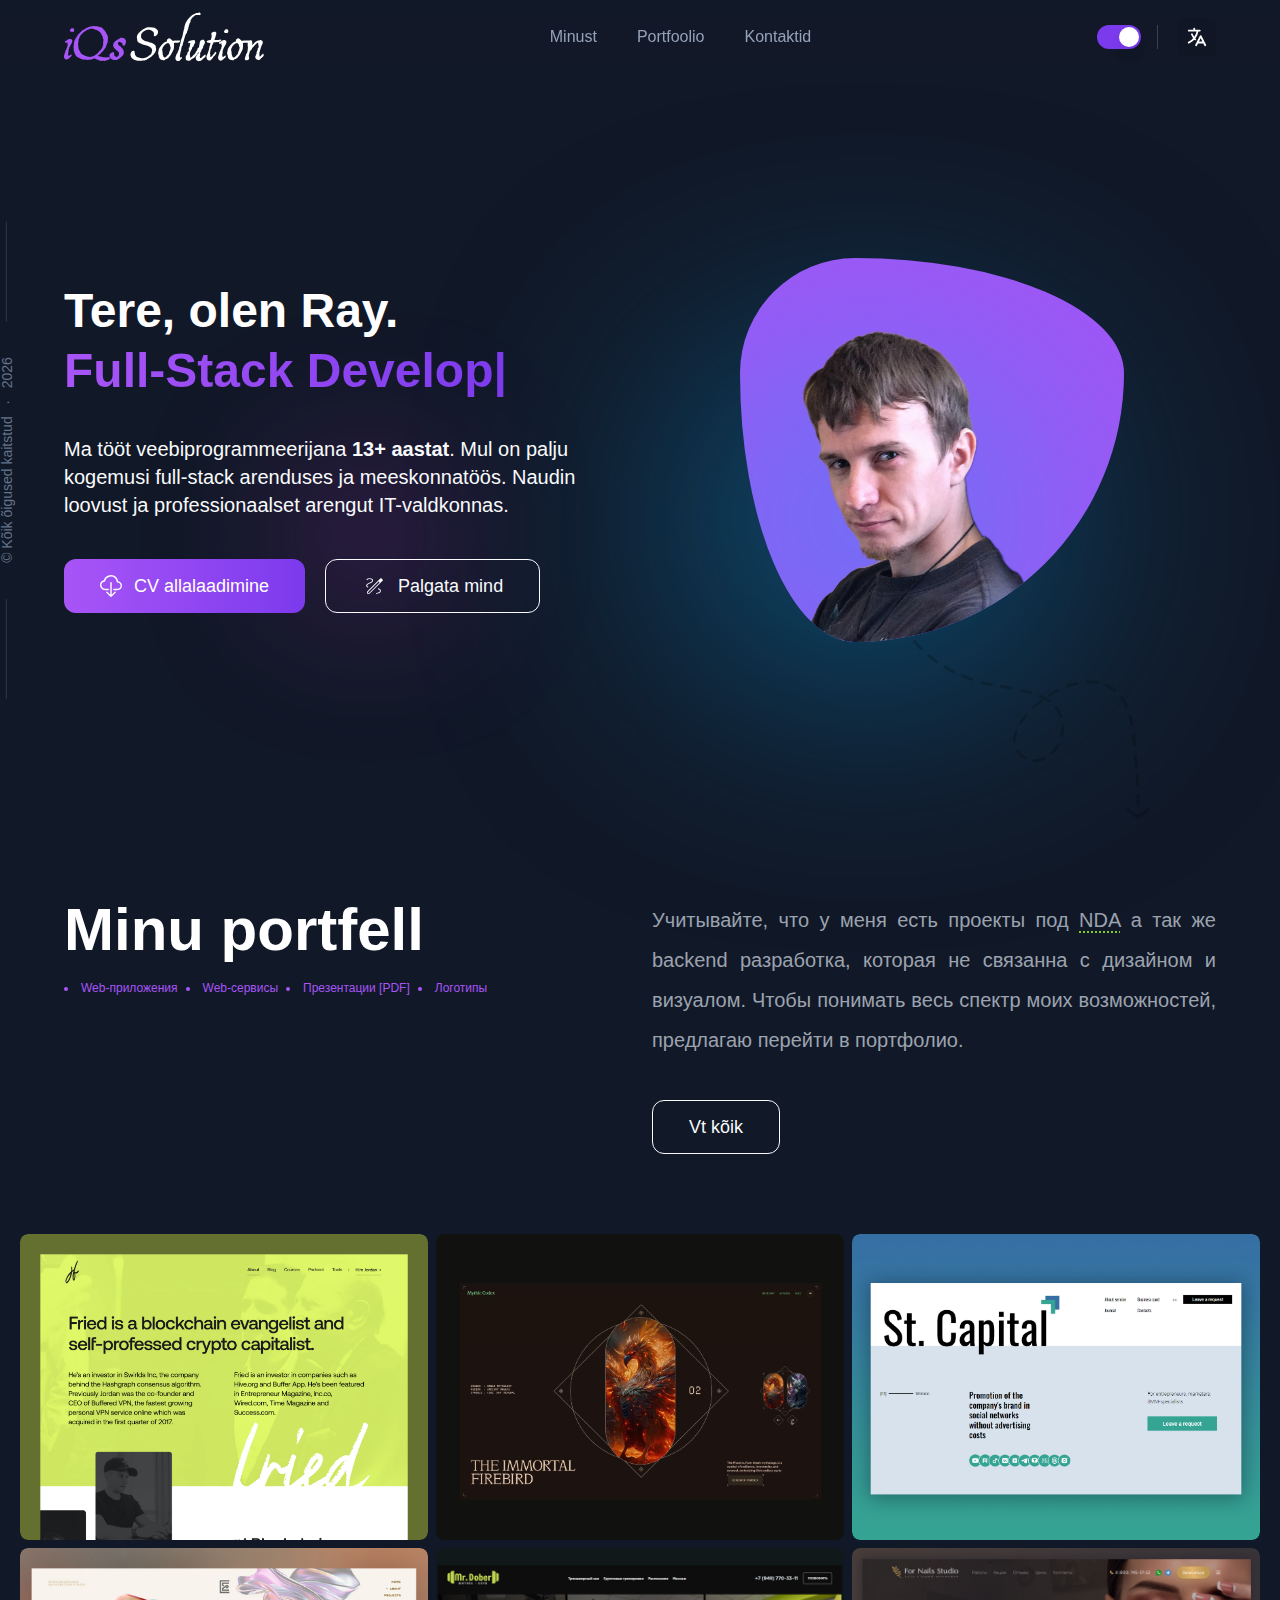
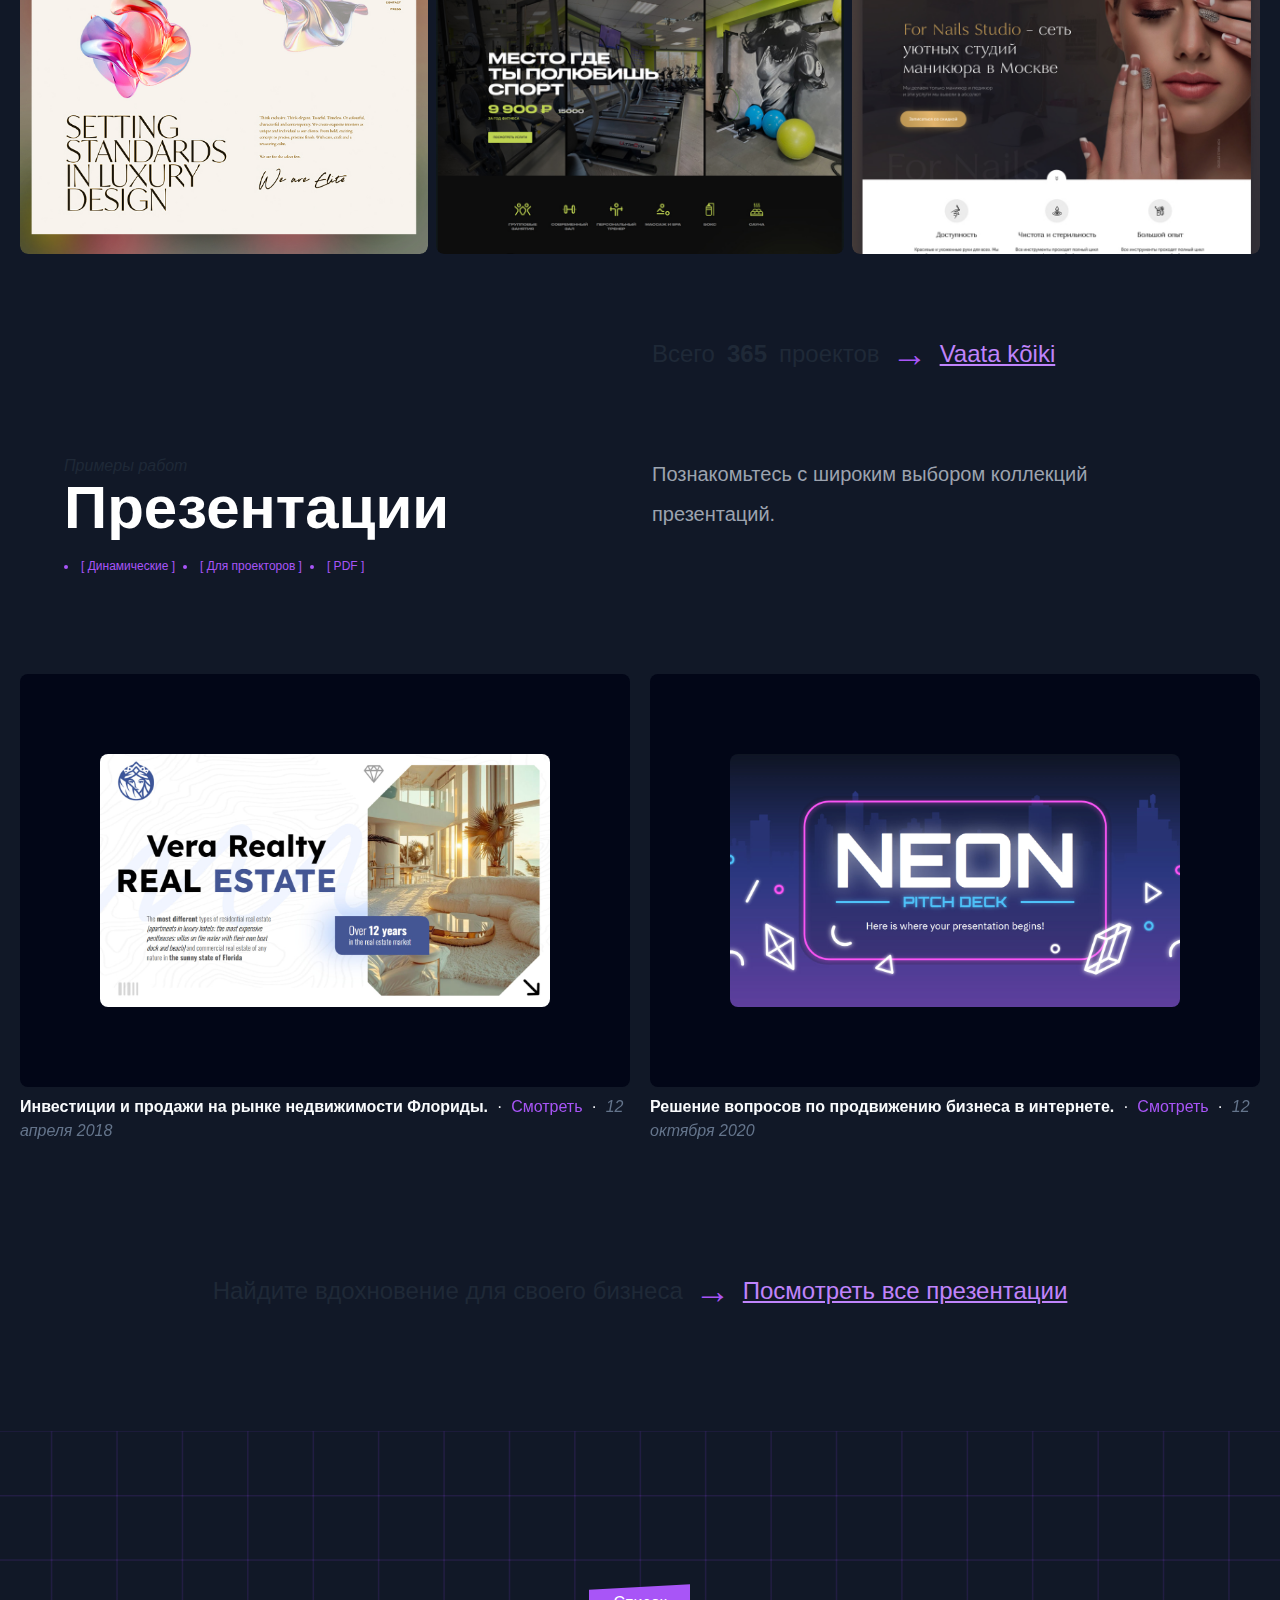
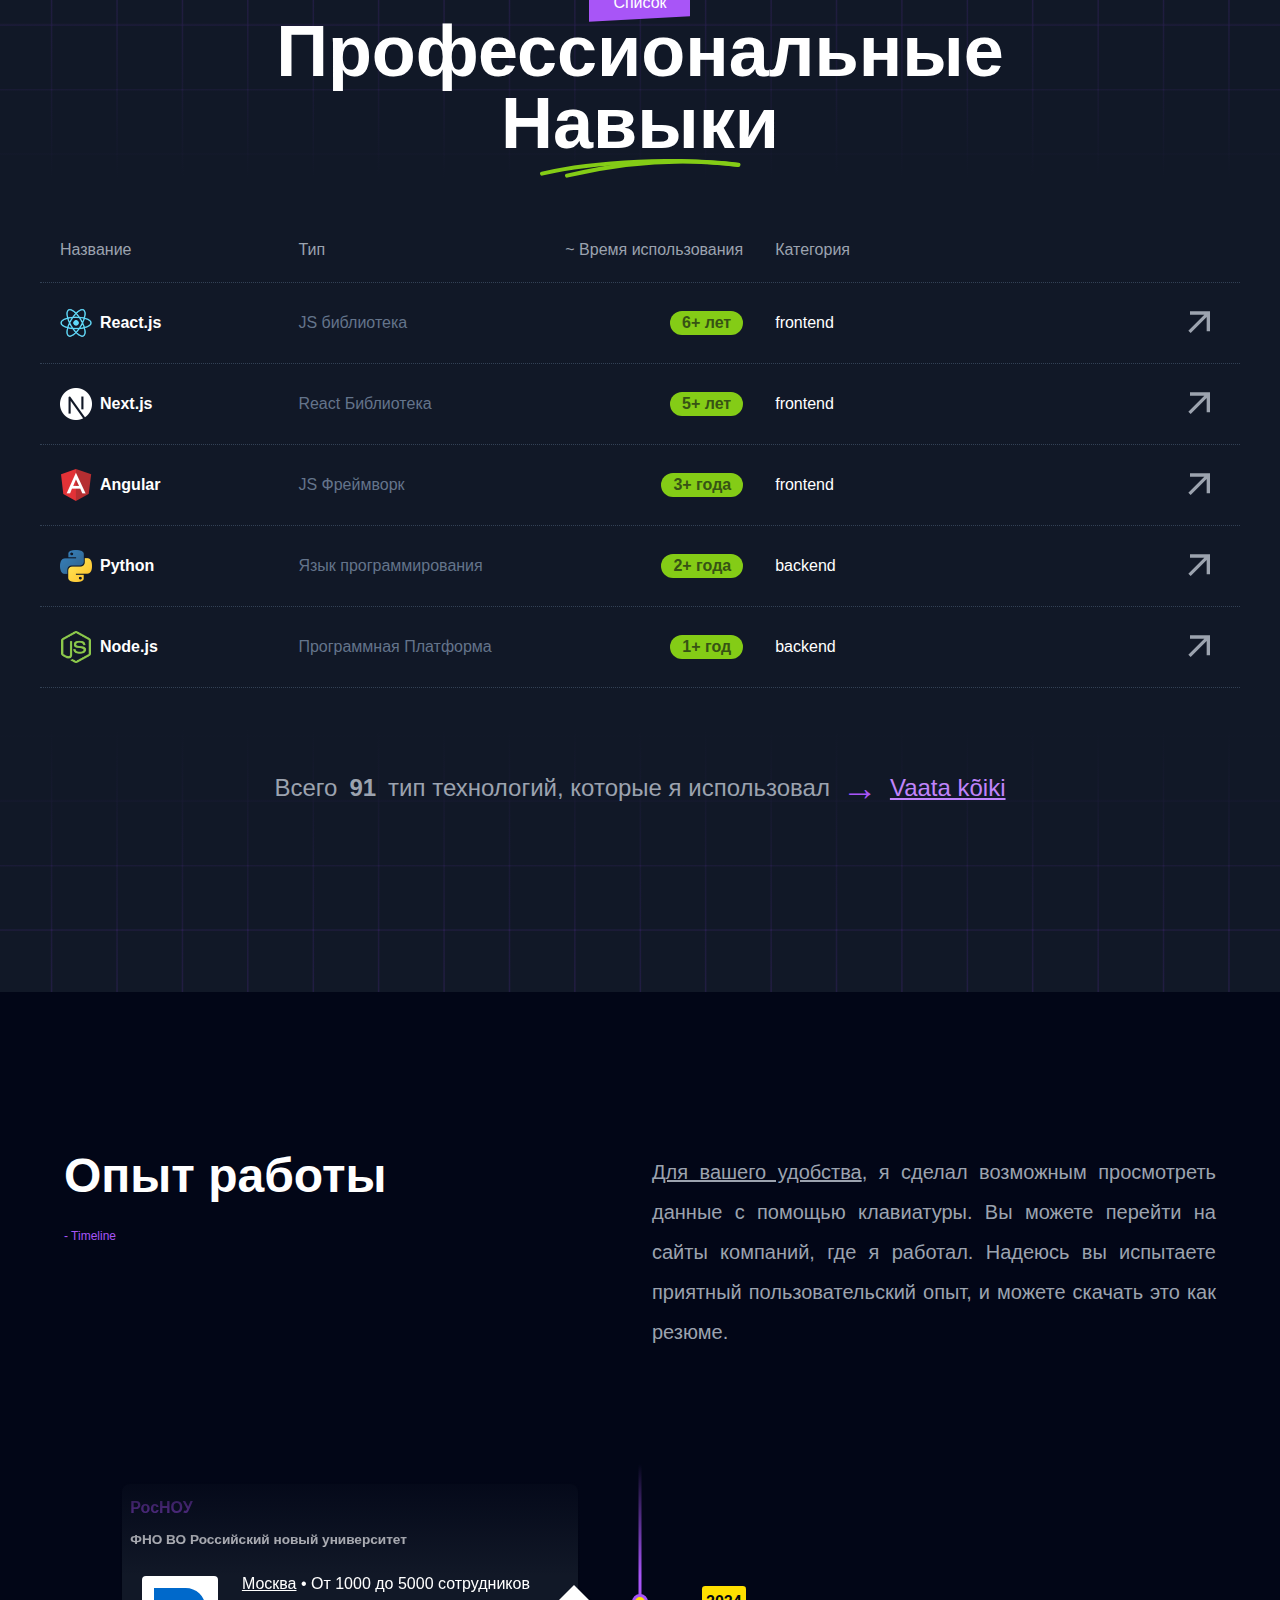
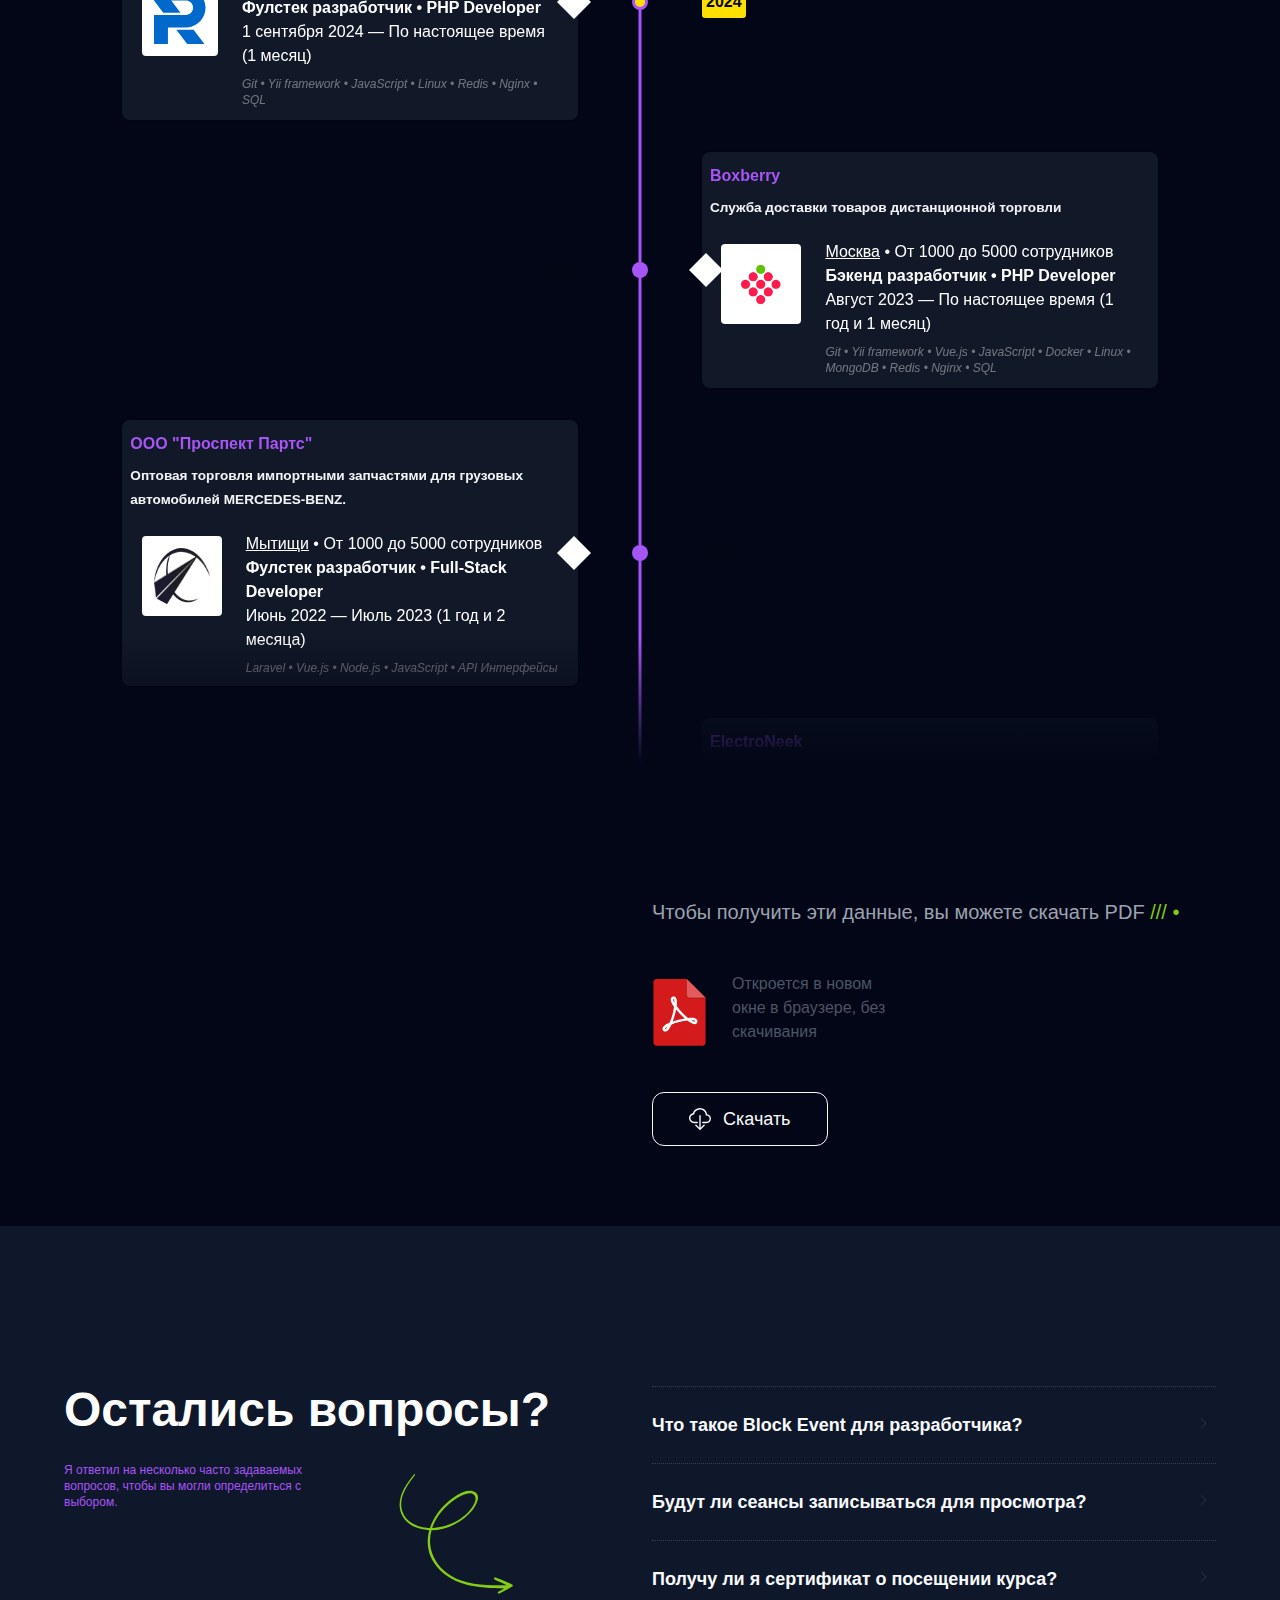
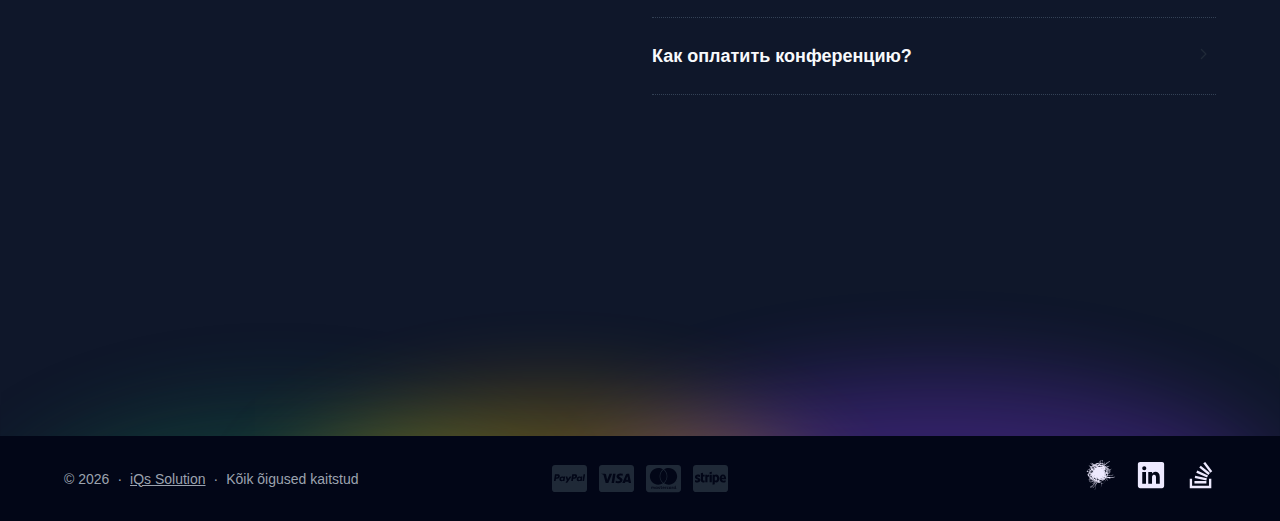
<file: index.html>
<!DOCTYPE html><html lang="en"><head><meta charSet="utf-8"/><meta name="viewport" content="width=device-width"/><title>iQs Solution</title><meta name="description" content="..."/><meta name="next-head-count" content="4"/><link rel="stylesheet" href="/css/main.css"/><link href="/favicon.png" rel="shortcut icon" type="image/x-icon"/><link rel="preload" href="/_next/static/css/4eb8ddb510152b26.css" as="style" crossorigin=""/><link rel="stylesheet" href="/_next/static/css/4eb8ddb510152b26.css" crossorigin="" data-n-p=""/><link rel="preload" href="/_next/static/css/cd323ff89625a2cd.css" as="style" crossorigin=""/><link rel="stylesheet" href="/_next/static/css/cd323ff89625a2cd.css" crossorigin="" data-n-p=""/><noscript data-n-css=""></noscript><script defer="" crossorigin="" nomodule="" src="/_next/static/chunks/polyfills-c67a75d1b6f99dc8.js"></script><script src="/_next/static/chunks/webpack-acdf13c491710264.js" defer="" crossorigin=""></script><script src="/_next/static/chunks/framework-32b1c5051d7c7582.js" defer="" crossorigin=""></script><script src="/_next/static/chunks/main-0b94eca9f1773c39.js" defer="" crossorigin=""></script><script src="/_next/static/chunks/pages/_app-ddf9eefca9f6508d.js" defer="" crossorigin=""></script><script src="/_next/static/chunks/5c0b189e-76020b692fcfc423.js" defer="" crossorigin=""></script><script src="/_next/static/chunks/261-9d7b70829e82a77f.js" defer="" crossorigin=""></script><script src="/_next/static/chunks/334-f3862dbd11e67ee7.js" defer="" crossorigin=""></script><script src="/_next/static/chunks/57-3ca753faf162cc1d.js" defer="" crossorigin=""></script><script src="/_next/static/chunks/118-d4cc26549afb4a90.js" defer="" crossorigin=""></script><script src="/_next/static/chunks/pages/index-4cf43a11319860c1.js" defer="" crossorigin=""></script><script src="/_next/static/3AF4CwW7meGVxXB8oPDkh/_buildManifest.js" defer="" crossorigin=""></script><script src="/_next/static/3AF4CwW7meGVxXB8oPDkh/_ssgManifest.js" defer="" crossorigin=""></script></head><body><div id="__next"><div class="dark"><header class="transform ease-in-out duration-500 bg-slate-200/50 dark:bg-gray-900/50 backdrop-blur-xl py-3 xl:py-3 2xl:py-9 fixed w-full z-50"><div class="max-w-6xl xl:max-w-6xl 2xl:max-w-7xl mx-auto flex justify-content justify-items-center justify-between"><div><a class="font-bold text-6xl text-gray-900 dark:text-white header" href="/"><span class="hidden">iQs Solution</span><svg xmlns="http://www.w3.org/2000/svg" width="200" height="50" viewBox="0 0 365 89" fill="currentColor"><g id="iQs" transform="translate(0, 24)" fill="#a855f7" fill-rule="evenodd"><path d="M54.8301 0.633789C55.4011 0.715355 56.0136 0.798007 56.666 0.879883C57.3775 0.877797 58.0897 0.836912 58.8018 0.757812L58.8574 0.751953H59.4248C60.6376 0.752077 61.7307 0.995715 62.5615 1.61133C62.9926 1.59111 63.4219 1.6386 63.8447 1.75293L64.0928 1.82812L64.1602 1.85059L64.2246 1.88184C64.4587 1.99902 64.6706 2.15447 64.8643 2.33008C64.8915 2.34369 64.9191 2.35748 64.9463 2.37109C65.5987 2.26794 66.2861 2.28362 66.8584 2.61035C67.224 2.69771 67.5713 2.81911 67.8789 2.99512L68.7549 3.21484L69.3906 3.37305L69.499 4.02051C69.5179 4.13344 69.5446 4.2055 69.5645 4.25C70.0158 4.34277 70.4083 4.58122 70.7383 4.87695C71.2627 5.15159 71.5648 5.66642 71.7451 6.11719C71.7848 6.20406 71.8182 6.2932 71.8467 6.38477H72.376L72.6729 6.83008C72.7337 6.92147 72.7975 7.02927 72.8496 7.14648C72.8721 7.19713 72.9004 7.26828 72.9238 7.35449C73.0033 7.43693 73.0858 7.52704 73.1689 7.62207C73.4927 7.99207 73.9163 8.52842 74.4326 9.2168C74.9563 9.91506 75.4796 10.6555 76.001 11.4375C76.5265 12.2258 77.0066 13.0572 77.4443 13.9277C78.0463 14.8762 78.5686 15.7885 79.0068 16.665C79.4504 17.5523 79.7701 18.4513 79.9629 19.3594C80.1384 19.7407 80.2646 20.1494 80.2646 20.5684V21.3359C80.2646 21.9391 80.1382 22.5011 79.874 22.9941C80.0222 23.2198 80.1324 23.4667 80.2129 23.708L80.2891 23.9375L80.2529 24.1768L79.9971 25.8408L79.9854 25.9131L79.9639 25.9824C79.8035 26.5036 79.7158 26.908 79.6826 27.207C79.669 27.3294 79.6674 27.4203 79.6689 27.4854C79.7105 27.5416 79.7443 27.5949 79.7705 27.6387C79.8755 27.8142 79.9731 28.0333 80.0645 28.2617L80.1367 28.4404V28.6328C80.1366 29.2684 79.9437 29.871 79.6104 30.4268L79.6084 30.4258C79.4965 30.6333 79.3569 30.8249 79.1973 31.001C79.1336 31.1283 79.0705 31.2565 79.0068 31.3838C78.8946 31.6083 78.7404 31.8611 78.5605 32.1309L78.5049 32.2129L78.4824 32.2344C78.4788 32.2549 78.4727 32.2902 78.4727 32.3447V32.4678L78.4424 32.5869C78.3698 32.8773 78.293 33.1446 78.2168 33.3877V33.624H77.9648L78.0996 34.7217C78.1565 34.7073 78.1096 34.7042 77.9502 34.8477C77.8176 34.967 77.6506 35.1496 77.4492 35.4102V35.5439C77.4492 35.985 77.2252 36.3107 77.0283 36.5078L76.9775 36.5586L76.7783 36.707C76.7569 36.9154 76.7224 37.1226 76.6758 37.3291C76.6667 37.7135 76.6171 38.0961 76.5225 38.4746L76.5127 38.5127L76.501 38.5488C76.3892 38.8838 76.1748 39.1523 75.9717 39.3555C75.9069 39.4203 75.836 39.483 75.7627 39.5459C75.7753 39.6165 75.7852 39.6905 75.7852 39.7686V39.9307L75.7334 40.085C75.5288 40.6985 75.1351 41.3421 74.4082 41.5898L74.2588 41.6338C74.256 41.6345 74.2326 41.6401 74.1875 41.6787C74.1684 41.6951 74.1467 41.7187 74.1211 41.748V42.4863L73.8281 42.7793C73.7193 42.8881 73.5915 43.0031 73.4512 43.0967C73.3573 43.1592 73.1664 43.2729 72.9121 43.3125C72.801 43.4292 72.6853 43.598 72.5752 43.8389C72.5347 44.3899 72.3517 44.9148 72.0586 45.4033L71.9951 45.5088L71.9082 45.5957C71.7331 45.7708 71.5063 45.9416 71.2324 46.0449C71.2059 46.0669 71.1818 46.0885 71.1592 46.1055C71.0718 46.1708 70.9724 46.2308 70.8701 46.2891L70.582 46.7217C70.4395 47.1676 70.1956 47.564 69.8604 47.8994L69.79 47.9697L69.707 48.0244L69.1328 48.4062C68.8931 48.7869 68.5499 49.1297 68.0605 49.293C68.0283 49.3037 68.0003 49.3146 67.9766 49.3242V49.5264L67.6904 49.8115C67.6958 49.8056 67.6925 49.8094 67.6807 49.8271C67.6657 49.8496 67.6425 49.887 67.6143 49.9434L67.542 50.0889L67.0674 50.5635C67.0333 50.6305 67.0018 50.6858 66.9766 50.7236C66.8832 50.8638 66.7689 50.9908 66.6602 51.0996C66.575 51.1847 66.4894 51.2703 66.4043 51.3555C66.243 51.5168 66.0508 51.6416 65.8652 51.7422C65.8406 51.7615 65.8188 51.7797 65.7998 51.7959V52.1621L65.2471 52.4385C65.1633 52.4803 65.0792 52.5227 64.9941 52.5654C64.9092 52.6082 64.8218 52.6521 64.7354 52.6953C64.565 52.7805 64.394 52.866 64.2236 52.9512L64.1602 52.9824L64.0928 53.0049C64.0246 53.0277 63.8965 53.0949 63.7158 53.2754L63.6455 53.3457L63.5625 53.4004L61.6797 54.6543C61.9272 54.7999 62.214 54.9567 62.5439 55.1221C63.442 55.5294 64.1873 55.8002 64.7871 55.9502C65.106 56.0299 65.4687 56.111 65.874 56.1924C66.1178 56.2329 66.3833 56.2735 66.6699 56.3145L67.6133 56.4404L67.6211 56.4414L67.6299 56.4424C68.2405 56.5297 68.82 56.6614 69.3652 56.8359L72.8779 57.3379C73.4286 57.4165 73.9799 57.4561 74.5293 57.4561H74.5908L74.6533 57.4639C75.3065 57.5455 75.8884 57.6288 76.3965 57.7119H78.0283C78.4522 57.6336 78.8779 57.591 79.3047 57.5859C79.7548 57.5138 80.1855 57.471 80.5938 57.46C80.8723 57.3632 81.163 57.3281 81.4414 57.3281L81.7217 57.3408C82.3689 57.3988 82.9545 57.6598 83.4277 58.1328C83.5371 58.2422 83.6516 58.3699 83.7451 58.5107C83.821 58.6251 83.9766 58.8827 83.9766 59.2246V59.2266C83.976 59.5042 83.8766 59.7253 83.8057 59.8555C83.7287 59.9965 83.6332 60.1223 83.543 60.2275C83.3624 60.4381 83.122 60.6608 82.8486 60.8887L82.8164 60.915L82.7822 60.9395C81.8345 61.6029 80.7561 62.1158 79.5586 62.4844L79.5469 62.4873L79.5352 62.4912L75.4395 63.6436L75.4248 63.6475L75.4111 63.6504C74.076 63.9842 72.9465 64.159 72.1406 64.0596C71.9535 64.047 71.7779 63.9943 71.6318 63.9365H70.5811C70.3377 64.0128 70.0701 64.0894 69.7793 64.1621L69.6602 64.1924H69.5371C68.9105 64.1924 68.2478 64.1474 67.5518 64.0625C66.9048 64.0567 66.2849 63.9634 65.6982 63.7754C64.0571 63.4258 62.7025 62.9312 61.7061 62.2451C61.3103 62.0085 60.87 61.7695 60.3857 61.5273C59.9331 61.301 59.4356 61.109 58.8936 60.9541L58.8047 60.9277L58.7217 60.8867C58.4409 60.7463 58.1666 60.6445 57.9014 60.5781L57.7949 60.5518L57.6973 60.5029C57.3598 60.3342 56.9918 60.1286 56.5938 59.8926C56.4636 59.8565 56.3408 59.8399 56.2246 59.8398H56.0615L55.9082 59.7891C55.777 59.7454 55.5885 59.712 55.3281 59.7119C54.869 59.712 54.2185 59.8125 53.3496 60.0459C51.4009 60.9209 49.1698 61.5704 46.667 62.002L46.6611 62.0029C46.1272 62.0919 45.5914 62.1366 45.0557 62.1416C44.599 62.2267 44.1403 62.2724 43.6807 62.2725C42.3301 62.2724 40.9847 62.0517 39.6494 61.6201L39.5 61.7207L39.3877 61.7949L39.2607 61.8369C38.7496 62.0073 38.1019 62.1208 37.5137 61.8691C37.2007 61.8307 36.9111 61.7283 36.6494 61.5703C36.4978 61.5936 36.3454 61.6133 36.1924 61.623L35.873 61.6328H34.8477C33.2674 61.6327 31.92 61.4208 30.9902 60.8398L30.8926 60.7793L30.8115 60.6982C30.5962 60.4822 30.5005 60.2283 30.4541 60.043C30.4435 60.0008 30.4342 59.9583 30.4268 59.916C30.2879 59.8843 30.1551 59.8366 30.0273 59.7803C29.8778 59.7331 29.736 59.712 29.6006 59.7119H29.3643L28.7471 59.4033C28.1482 59.2655 27.6047 58.9496 27.1152 58.5195C26.4029 58.3957 25.658 57.9925 24.9307 57.4834L22.8086 56.0693L22.6904 55.832C22.6528 55.7567 22.6073 55.6576 22.5654 55.5439L22.4551 55.4893L22.3066 55.1914C22.2378 55.0538 22.1366 54.8362 22.0938 54.5879L20.9209 53.708V53.208C20.9208 52.6795 20.7885 52.4664 20.7012 52.3789L20.5352 52.2119L20.46 51.9883C20.2668 51.4089 19.907 50.8716 19.3418 50.377L19 50.0781L19.001 49.624C19.001 49.4203 19.0124 49.2085 19.0518 49.0117C19.0654 48.9435 19.0902 48.8511 19.1289 48.7471V48.375L18.7139 47.96L17.6221 43.5947L17.5928 43.4756V42.5889L17.6221 42.4697L17.8379 41.6084C17.8224 41.5338 17.7851 41.4131 17.6982 41.2393C17.5031 40.8489 17.359 40.4239 17.3408 39.9873C17.2477 39.2963 17.2537 38.5023 17.3418 37.6211L17.3486 37.5488L17.3662 37.4785C17.4384 37.1896 17.4648 36.9747 17.4648 36.8242V36.7012L17.4941 36.582C17.5756 36.2561 17.5927 36.0989 17.5928 36.0566V35.8203L17.6982 35.6094C17.7105 35.5848 17.7155 35.5678 17.7178 35.5586L17.7207 35.5439C17.7208 35.2243 17.7672 34.8907 17.8994 34.5762L18.1055 33.752V31.96C18.1055 31.5002 18.1505 31.0623 18.2451 30.6514C18.3529 29.4959 18.7339 28.2512 19.3506 26.9297L19.3848 26.8555V26.7324L19.4902 26.5215C19.5562 26.3895 19.6554 26.2203 19.8037 26.0713C19.8236 26.0514 19.8476 26.0321 19.8721 26.0107L19.874 26.0088L20.1504 25.4561H20.2617L20.416 24.9893C20.4536 24.4939 20.6341 23.9847 20.877 23.4912C21.0471 23.0498 21.3702 22.6475 21.7246 22.293C22.1043 21.9132 22.2105 21.6854 22.2305 21.6055L22.3418 21.1602L22.7539 20.9541C22.8409 20.9105 22.8843 20.8749 22.9023 20.8584L22.9336 20.7646L23.0078 20.6533C23.1052 20.5072 23.1802 20.3839 23.2383 20.2842C23.307 19.6092 23.6206 19.0175 24.0947 18.5205C24.589 17.8615 25.1075 17.1701 25.6006 16.5127C26.124 15.8149 26.6495 15.1572 27.1768 14.542L27.2021 14.5127L27.2285 14.4854L28.792 12.9219L28.8213 12.8975C29.3974 12.4037 29.9791 11.9043 30.5557 11.4102L31.4082 10.4375L31.4307 10.4131L31.4531 10.3896C31.7109 10.1318 31.8019 9.94263 31.8301 9.83008L31.9238 9.45508L32.2461 9.24023C32.3743 9.15476 32.503 9.06848 32.6309 8.9834C32.7336 8.91505 32.8362 8.84646 32.9385 8.77832C33.2178 8.51306 33.5364 8.2882 33.8965 8.14551L35.6963 7.06641C35.9592 6.87688 36.2472 6.83301 36.4482 6.83301C36.5255 6.83304 36.6017 6.83947 36.6748 6.84961C36.8461 6.70149 37.0351 6.5593 37.2383 6.42383C37.4939 6.2534 37.7502 6.08254 38.0059 5.91211L38.0576 5.87793L38.1133 5.84961C38.3971 5.70769 38.6372 5.56877 38.8389 5.43848C39.1191 5.17486 39.4371 4.95424 39.7949 4.81445C39.8481 4.78474 39.9282 4.73 40.0293 4.62891L40.0996 4.55859L40.1826 4.50391C40.4545 4.32267 40.7068 4.16907 40.9297 4.05762L40.9668 4.03906L41.0049 4.02344L42.2852 3.51172L42.3125 3.50098L42.3408 3.49219C42.4544 3.45413 42.7225 3.31714 43.1904 3.00879C43.6666 2.58896 44.3826 2.34976 45.1123 2.18652C45.4114 2.1023 45.6892 2.03722 45.9248 2.00781C46.0455 1.99277 46.1983 1.98124 46.3564 1.99707C46.4474 2.00621 46.6471 2.03383 46.8535 2.1543C46.8567 2.15371 46.8606 2.1531 46.8643 2.15234C47.0024 2.02561 47.1437 1.9102 47.2861 1.81543C47.4452 1.70963 47.7104 1.55884 48.0391 1.52734C49.1684 1.36476 50.1051 1.12571 50.8613 0.823242L51.04 0.751953H51.4082C51.5755 0.685828 51.7818 0.624118 52 0.624023C52.4284 0.624154 52.8442 0.715246 53.2393 0.879883H53.6436C53.8875 0.803459 54.1558 0.726936 54.4463 0.654297L54.6367 0.606445L54.8301 0.633789ZM105.003 21.9561C105.14 21.9902 105.271 22.0108 105.397 22.0195L105.859 22.0332L105.891 22.0342L105.923 22.0361C106.22 22.0547 106.515 22.0964 106.807 22.1572C107.271 22.1668 107.723 22.2033 108.143 22.2871C108.564 22.3713 109.061 22.5232 109.521 22.8223C110.086 23.1374 110.55 23.6022 110.841 24.2002H110.851L112.278 25.6279V25.7559L112.406 25.8838V26.1328C112.411 26.1401 112.416 26.1478 112.421 26.1553L112.918 26.6523V28.1064C113.164 29.0449 113.269 30.0815 112.943 31.0576L112.929 31.1006L112.913 31.1426L112.301 32.7354L111.959 33.8711C111.829 34.455 111.536 35.0294 111.02 35.4814C110.675 35.7826 110.294 35.9758 109.919 36.0977C109.888 36.1151 109.859 36.1345 109.829 36.1494C109.369 36.3796 108.931 36.3925 108.742 36.3926H107.914L107.328 35.8066C106.859 35.338 106.729 34.7824 106.685 34.5596C106.627 34.2728 106.614 33.9889 106.614 33.752V32.9268L106.737 32.8018C106.736 32.6957 106.734 32.6003 106.73 32.5146C106.696 32.4842 106.662 32.4517 106.628 32.418C106.472 32.2624 106.353 32.097 106.261 31.9316L105.468 31.5352L105.467 31.3604C105.396 31.3203 105.339 31.2848 105.3 31.2588C105.082 31.114 104.901 30.9483 104.768 30.8145L104.767 30.8135C104.741 30.7882 104.718 30.762 104.694 30.7363C104.319 30.7015 103.888 30.6185 103.495 30.4219L103.072 30.21L102.788 29.8311L102.524 29.4785L102.222 29.3779C102.218 29.3767 102.197 29.3701 102.156 29.3643L101.958 29.3525C101.706 29.3525 101.411 29.3329 101.1 29.2783C100.931 29.4474 100.763 29.5713 100.634 29.6572C100.35 29.8458 100.044 29.9908 99.7598 30.1045L98.9365 30.457C98.7818 30.5297 98.4699 30.7401 98.292 31.6885L98.2559 31.8809L98.2217 31.9639L98.2236 31.9678L98.5869 33.0576L98.8379 33.3086V33.8906C98.8636 33.9354 98.8874 33.9789 98.9121 34.0195L99.1631 34.4111L99.1807 34.4404C99.3429 34.704 99.5002 34.9877 99.6514 35.29L99.7129 35.4023C99.7464 35.4583 99.7822 35.508 99.8184 35.5537C99.8777 35.5933 99.9368 35.6333 99.9961 35.6729L101.042 36.3701L101.444 36.5713C101.649 36.6736 101.897 36.8163 102.137 37.0127C102.702 37.3839 103.178 37.857 103.551 38.4209C103.787 38.696 103.97 38.9981 104.109 39.3145C104.127 39.3381 104.142 39.361 104.158 39.3809L104.269 39.5059L104.442 39.6797L104.548 39.8545C105.244 40.1432 105.858 40.5906 106.335 41.207H106.336C106.344 41.2166 106.351 41.2267 106.358 41.2363C106.363 41.243 106.369 41.2492 106.374 41.2559H106.373C107.196 42.2976 107.91 43.6142 108.541 45.1445C109.006 46.1292 109.206 47.2146 109.206 48.3447C109.206 48.7362 109.15 49.128 109.067 49.5068C109.045 49.8847 108.981 50.2609 108.891 50.6221L108.837 50.834L108.823 50.8594C108.823 50.8725 108.822 50.8874 108.822 50.9043C108.822 51.5846 108.603 52.2001 108.355 52.6953L108.21 52.9854L107.849 53.3467C107.841 53.3543 107.833 53.3617 107.825 53.3691L107.29 54.4395H106.782C106.755 54.4784 106.728 54.5173 106.7 54.5557C106.641 54.6939 106.579 54.8139 106.52 54.9121C106.343 55.2056 106.127 55.4511 105.932 55.6465L105.931 55.6484C105.767 55.8114 105.501 56.0227 105.14 56.1592C104.948 56.4942 104.65 56.9184 104.196 57.2363C103.819 57.5497 103.378 57.7521 102.906 57.8418L102.811 58.1289L102.477 58.4619C102.205 58.7332 101.957 58.9706 101.739 59.1611C101.568 59.3113 101.27 59.5645 100.933 59.7334L100.736 59.8311L100.604 59.8643L100.603 59.8652C100.564 59.8907 100.504 59.937 100.422 60.0117C100.33 60.2282 100.203 60.4481 100.021 60.6543L99.916 60.7666C99.2846 61.3978 98.4485 61.7127 97.5625 61.624C97.5615 61.6242 97.5606 61.6248 97.5596 61.625C97.4541 61.6484 97.2993 61.691 97.0869 61.7617L97.0137 61.7861L96.9395 61.8047L96.9307 61.8066C96.4327 62.1418 95.866 62.248 95.4297 62.248H91.9736C91.9 62.2481 91.8413 62.2503 91.7959 62.2529L91.3486 62.4766L90.666 62.333C88.8418 61.9489 87.2156 61.3062 85.8438 60.3564V60.3555C84.9049 59.7415 84.3425 58.7157 83.9727 57.791C83.8187 57.4061 83.6707 57.0738 83.5293 56.791C83.388 56.5084 83.2576 56.2834 83.1416 56.1094L82.8057 55.6055V54.6162C82.8057 54.1759 82.9028 53.7659 83.0596 53.3975C83.0601 53.3956 83.0601 53.3933 83.0605 53.3916C83.063 53.3828 83.065 53.3757 83.0664 53.3701C83.0804 52.9462 83.1922 52.3648 83.6113 51.8496C83.9141 51.4272 84.286 51.0662 84.7207 50.7764L84.7607 50.75L84.8008 50.7256C84.8223 50.7127 84.8397 50.6987 84.8555 50.6885C85.6916 49.1941 87.1867 48.5082 88.7471 48.2852L89.7363 48.1436L89.9854 48.3926H91.2861V49.8848C91.491 50.2663 91.6483 50.7083 91.6934 51.2031C91.7329 51.638 91.6781 52.0578 91.5479 52.4492C91.5521 52.5646 91.5583 52.661 91.5654 52.7393C91.5713 52.8034 91.5779 52.8464 91.582 52.8721L92.1934 54.584L92.2109 54.6318L92.2256 54.6816C92.2781 54.8567 92.325 54.9953 92.3662 55.1016C92.3712 55.1144 92.3772 55.1262 92.3818 55.1377C92.3969 55.1461 92.4145 55.1562 92.4346 55.167L92.6123 55.2588L92.6133 55.2598L93.3818 55.6445C93.7301 55.8189 94.0401 56.0624 94.2988 56.2988L94.54 56.5303L94.5957 56.5859C95.0371 56.5905 95.4915 56.6429 95.9365 56.7754C96.1596 56.8298 96.2826 56.8398 96.3262 56.8398L96.5312 56.835C96.7176 56.8249 96.8478 56.8016 96.9316 56.7793C96.9803 56.7663 97.0067 56.754 97.0176 56.749L97.0811 56.6992L97.1719 56.6406C97.8789 56.1907 98.5613 55.556 99.2061 54.6963L99.291 54.583L99.3916 54.4824C99.415 54.459 99.4379 54.4351 99.4609 54.4121C99.4704 54.3967 99.4793 54.3808 99.4893 54.3652C99.5547 54.1975 99.6302 54.0545 99.6992 53.9395C99.7007 53.937 99.7017 53.9341 99.7031 53.9316C99.7085 53.6913 99.7542 53.491 99.7656 53.4395C99.7883 53.3372 99.816 53.2336 99.8428 53.1396C99.8971 52.9491 99.9715 52.7143 100.061 52.4473L100.21 52L100.537 51.6719L100.473 50.3643C100.407 49.062 100.009 48.2845 99.4629 47.7793C98.9612 47.3607 98.4195 46.904 97.8398 46.4072L97.7812 46.3574L97.7275 46.3027C97.3135 45.8887 96.8648 45.5075 96.3818 45.1572C95.7823 44.8065 95.2819 44.2746 95.0098 43.5547C93.4615 42.5164 92.2051 41.4942 91.4189 40.4834L91.2607 40.2803L91.1602 40.0439L90.7764 39.1484L90.6143 38.7705V38.5762L90.4863 38.3203V38.2432C90.2766 37.9828 90.0784 37.6856 89.9307 37.3535L89.5898 37.0127V35.8008C89.5898 34.9842 89.7878 34.1864 90.1035 33.4277L90.8691 31.3857L91 31.0371L91.2471 30.7588L92.3096 29.5635L92.3516 29.5225L93.5039 28.3701C93.8387 28.0354 94.2122 27.7186 94.6143 27.417C94.8692 27.2258 95.1393 26.9906 95.4238 26.7061C96.2923 25.8376 97.3405 25.2059 98.5498 25.0234V24.9883L99.1357 24.4023C99.6444 23.8937 100.282 23.6256 100.943 23.5723C100.957 23.5664 100.972 23.5595 100.988 23.5518C100.991 23.5498 100.993 23.5471 100.996 23.5449C101.063 23.4894 101.166 23.3955 101.312 23.25C101.819 22.7425 102.466 22.2837 103.265 22.084L103.504 22.0244H103.564L103.908 21.6826L105.003 21.9561ZM10.7275 24.0479C10.9996 24.0479 11.2758 24.1048 11.5371 24.1826C11.8482 24.1977 12.1734 24.2519 12.5059 24.335C13.0645 24.4746 13.5671 24.6505 13.9756 24.8838C14.3768 25.1129 14.7822 25.4514 14.9844 25.9561L15.0557 26.1357V29.3027L14.7627 29.5957C14.649 29.7094 14.5929 29.7948 14.5664 29.8477C14.5538 29.8728 14.5482 29.8895 14.5459 29.8984L14.5439 29.9121V31.0938L14.3057 31.3311C14.2988 31.3436 14.2897 31.361 14.2783 31.3838C14.2346 31.4713 14.1762 31.6026 14.1025 31.7852C13.9731 32.2386 13.7415 32.6415 13.417 32.9854C13.1263 33.351 12.8688 33.7546 12.6465 34.1992C12.381 34.7301 12.113 35.2229 11.8418 35.6748L11.8076 35.7324L11.7656 35.7852C11.4701 36.1546 11.2083 36.564 10.9824 37.0156C10.7363 37.5079 10.5353 37.9517 10.377 38.3477L10.3613 38.3867L10.3428 38.4238C10.2572 38.595 10.1714 38.7661 10.0859 38.9365C10.0004 39.1071 9.9151 39.2772 9.83008 39.4473C9.70448 39.6985 9.60263 39.9966 9.53223 40.3486L9.51855 40.418L9.49512 40.4854L8.72754 42.6611L8.70605 42.7197L8.67871 42.7754C8.62159 42.8896 8.55292 43.0561 8.47656 43.2852C8.42347 43.4446 8.40039 43.5938 8.40039 43.7363V43.8984L8.34863 44.0527C8.30573 44.1814 8.2625 44.3099 8.21973 44.4375C8.19158 44.5215 8.16266 44.6051 8.13477 44.6885C8.12915 44.789 8.12008 44.8888 8.10547 44.9883C8.13406 45.0412 8.15887 45.0949 8.17969 45.1494L8.74512 45.7148L8.42285 46.3594L8.01562 47.1729V49.3486L7.6543 50.0713L7.50391 50.3711V52.8213C7.53453 52.8581 7.56562 52.8934 7.59277 52.9297C7.64507 52.9996 7.70663 53.0897 7.75879 53.1943C7.78087 53.2386 7.8131 53.3087 7.83984 53.3984C8.01808 53.7985 8.11861 54.2605 8.01562 54.7383V55.1406C8.11292 55.1073 8.21159 55.0792 8.30957 55.0547L8.42871 55.0244H8.55176C8.62451 55.0244 8.69141 55.0212 8.75293 55.0186C8.8097 54.9047 8.88803 54.7871 8.99609 54.6787L9.28906 54.3848H10.1201L11.127 53.5791C11.4577 53.2903 11.7304 53.0604 11.9385 52.8984C12.0437 52.8166 12.1496 52.7388 12.2471 52.6768C12.2948 52.6464 12.3606 52.6073 12.4355 52.5723C12.4764 52.5532 12.6608 52.4639 12.9043 52.4639H13.3203L13.6143 52.7598L13.7422 52.8887L13.8555 53.002L13.9268 53.1465C14.3657 54.026 13.934 54.8245 13.4453 55.3525C13.1354 55.8434 12.7413 56.2786 12.2715 56.6582L11.0127 57.791L10.959 57.8398L10.8984 57.8799C10.707 58.0075 10.5017 58.177 10.2832 58.3955L10.2129 58.4658L10.1309 58.5205C9.95068 58.6406 9.70363 58.8462 9.38672 59.1631C8.73871 59.8111 8.03993 60.3711 7.29004 60.8398L7.27344 60.8506L7.25586 60.8604C6.56041 61.2577 5.78139 61.5478 4.92871 61.7373L4.82129 61.7607H4.71191C3.76391 61.7607 2.81195 61.2382 1.91113 60.5176L1.86816 60.4824L1.45898 60.0732C1.37042 60.0255 1.29257 59.9736 1.23145 59.9277C1.09129 59.8225 0.946451 59.6886 0.804688 59.5469L0.637695 59.3799L0.563477 59.1562C0.559145 59.1433 0.473771 58.8871 0.307617 58.3887L0.255859 58.2344V57.4326C0.255859 57.3008 0.23613 57.2464 0.233398 57.2393L0.202148 57.1758L0.179688 57.1084C0.0916761 56.8443 0.0346159 56.574 0.0117188 56.2998L0 56.0244V55.3848C0 55.0701 0.0111934 54.7877 0.0400391 54.5566C0.0543107 54.4424 0.0761827 54.3127 0.114258 54.1855C0.143834 54.0868 0.219933 53.8536 0.419922 53.6533H0.420898L0.639648 53.4346V52.332L0.745117 52.1211C0.878414 51.8545 0.896484 51.7141 0.896484 51.6719V51.2578L1.16016 50.9932C1.18138 50.7555 1.25372 50.4864 1.42871 50.2422C1.49199 50.1156 1.55488 49.9889 1.61816 49.8623C1.69178 49.6488 1.76962 49.4485 1.85449 49.2676L2.17578 48.1973V47.3252L2.20605 47.2061C2.47888 46.1148 2.90211 45.1746 3.51172 44.4365C3.93592 43.7955 4.25746 43.1261 4.48047 42.4277V41.5264L4.53223 41.3721C4.66344 40.9786 4.94352 40.4983 5.28809 39.9814L5.34277 39.8994L5.41309 39.8291C5.70543 39.5367 5.83445 39.334 5.8877 39.2197V37.1787L6.14355 36.9229V36.4619L6.5293 36.2686C6.55131 36.223 6.57432 36.1794 6.59961 36.1387C6.63975 35.9418 6.65625 35.7879 6.65625 35.6719V35.5488L6.68652 35.4297C6.73201 35.2476 6.73197 35.0725 6.68652 34.8906L6.65625 34.7715V33.1348L6.33301 32.9199L5.88672 32.6221L5.8877 32.0859C5.88796 31.9502 5.91346 31.7545 6.01562 31.5566V31.418L6.30859 31.125C6.33586 31.0977 6.37429 31.0517 6.3916 30.9414L6.40039 30.8086V30.0771L6.38867 30.0732L6.34961 30.0576L6.33203 30.0488C6.22783 30.1029 6.1196 30.1487 6.00879 30.1895C5.93835 30.2246 5.86787 30.26 5.79785 30.2949C5.71231 30.3376 5.62766 30.3805 5.54297 30.4229C5.32419 30.5322 5.08835 30.6081 4.83984 30.6396C4.66199 30.718 4.46766 30.7914 4.26074 30.8604L4.10645 30.9121H3.94434C3.94302 30.9121 3.93852 30.9119 3.92969 30.9141C3.92048 30.9164 3.90377 30.9221 3.87891 30.9346L3.66797 31.04H3.43164C3.22807 31.04 3.01696 31.0276 2.82031 30.9883C2.65506 30.9552 2.3402 30.8744 2.08496 30.6191H2.08398C1.86798 30.4028 1.772 30.1485 1.72559 29.9629C1.67768 29.7713 1.66407 29.5766 1.66406 29.4004V28.4014L1.79199 28.4004V28.2354L2.5498 28.0469C2.73673 28.0001 2.95938 27.8972 3.2168 27.7041L3.48242 27.5039H3.81641C3.81799 27.5039 3.82229 27.5039 3.83008 27.502C3.83903 27.4997 3.85571 27.494 3.88086 27.4814L3.99707 27.416C4.00638 27.4098 4.01147 27.405 4.01367 27.4033C4.2388 27.1797 4.49225 26.9839 4.77637 26.8418L4.83984 26.8105L4.90723 26.7881C4.9963 26.7584 5.05314 26.7332 5.08594 26.7178C5.31601 26.4906 5.54143 26.2875 5.75977 26.1143V25.9141L6.25098 25.4229L6.33301 25.3682C6.55652 25.2192 6.86699 25.0723 7.24023 25.0723C7.38366 25.0723 7.51864 25.095 7.64453 25.1338L8.25293 24.7285L8.36426 24.6543L8.49121 24.6113L9.64355 24.2275L9.79785 24.1768H10.1348C10.3011 24.1107 10.5074 24.0483 10.7256 24.0479H10.7275ZM49.0869 5.3125H48.6729C48.6534 5.3125 48.5543 5.32017 48.3486 5.38867C48.1927 5.44065 48.0778 5.47869 47.9639 5.5166C47.8497 5.55459 47.7356 5.5927 47.5801 5.64453L47.5439 5.65723L47.5068 5.66602C47.2422 5.73219 46.9687 5.83404 46.6875 5.97461L46.624 6.00586L46.5566 6.02832C46.3492 6.09747 46.1207 6.16262 45.875 6.22852C45.3047 6.76187 44.4919 7.05145 43.6191 7.21191L43.6201 7.21289C43.4047 7.25597 43.1976 7.29687 42.9912 7.33789C42.7868 7.37854 42.5825 7.41945 42.3701 7.46191C42.0621 7.53965 41.8943 7.60322 41.8232 7.63867C41.8211 7.63982 41.8114 7.64529 41.7949 7.65625C41.775 7.66957 41.7473 7.68929 41.7129 7.7168C41.6427 7.77296 41.5537 7.85361 41.4443 7.96289L41.374 8.0332L41.292 8.08789C41.0736 8.23348 40.7604 8.46618 40.3467 8.79688C39.5406 9.52491 38.7304 10.1014 37.9453 10.334C37.7831 10.509 37.6167 10.6687 37.4453 10.791C37.2978 10.8962 36.8809 11.1657 36.3799 11.0723H36.3691L36.3545 11.0781C36.3441 11.0826 36.3323 11.0882 36.3193 11.0947C36.2292 11.1398 36.1067 11.2118 35.9473 11.3135L35.4971 11.9893L35.4277 12.0596L34.9287 12.5586L34.7832 12.6309C34.7271 12.6589 34.6894 12.6814 34.667 12.6963L34.6631 12.6982L34.6602 12.7002C33.9069 13.5373 33.1952 14.3343 32.5244 15.0889L32.5049 15.1113L32.4844 15.1318C31.8165 15.7997 31.1911 16.4661 30.6094 17.1309L30.5879 17.1562L30.5645 17.1797C30.0354 17.7087 29.5785 18.3162 29.1953 19.0059L29.1826 19.0283L29.1689 19.0508C28.8205 19.6084 28.5602 20.2949 28.4082 21.1309L28.3955 21.2012L28.373 21.2686C28.2304 21.6964 28.0391 22.1652 27.8027 22.6719L27.5508 23.1914L26.71 24.8721L26.6641 24.918C26.6487 24.9854 26.6328 25.1083 26.6328 25.3047V25.5098L26.5518 25.6982C26.5034 25.8111 26.4685 25.9053 26.4443 25.9814L26.5049 26.042V27.1182L26.6543 27.417L26.8135 27.7344L26.7363 28.0811C26.643 28.5011 26.5288 28.8845 26.3828 29.2061C26.2618 29.4724 26.0799 29.7823 25.7949 30.0146C26.0148 30.2819 26.1211 30.6058 26.1211 30.9365V31.1729L26.0146 31.3838C25.853 31.7072 25.7268 31.9688 25.6328 32.1738C25.6665 32.2457 25.696 32.3156 25.7178 32.3809C25.831 32.7208 25.8642 33.1108 25.8643 33.4961C25.8643 34.356 25.8147 35.1248 25.707 35.79C26.2163 36.37 26.377 37.1886 26.377 37.9766C26.3769 38.6215 26.3302 39.2665 26.2383 39.9102L26.2373 39.9219L26.2354 39.9326C26.1835 40.2438 26.1737 40.5161 26.1963 40.7539L26.2295 40.9805L26.2334 41.0029L26.3262 41.0957L26.3984 41.2412C26.4775 41.3993 26.5401 41.5135 26.5859 41.5898C26.6033 41.6188 26.616 41.6386 26.624 41.6504L26.8311 41.8574L26.8779 42.1865C26.943 42.6421 27.1097 43.1204 27.3975 43.624L28.5527 45.6465V45.7393C28.599 45.8302 28.6731 45.9635 28.7812 46.1445C28.9105 46.3215 29.0283 46.5007 29.1182 46.6797C29.1752 46.7933 29.2349 46.9417 29.2754 47.1113C29.3064 47.1656 29.3313 47.2033 29.3496 47.2275L29.833 47.4697V48.0293C29.8336 48.032 29.8342 48.035 29.835 48.0381C29.8461 48.0828 29.8663 48.1496 29.8965 48.2422C29.9818 48.4237 30.0604 48.625 30.1348 48.8408C30.5526 49.6748 30.8175 50.1579 30.9453 50.3496L31.1133 50.6016V50.6592C31.2752 50.777 31.5666 50.9394 32.0332 51.1338L33.4121 51.708L33.0078 52.1113C33.02 52.119 33.0324 52.1268 33.0449 52.1348C33.089 52.1626 33.1363 52.1925 33.1865 52.2227C33.5317 52.4298 33.8446 52.6391 34.0898 52.8457C34.2268 52.8991 34.3752 52.9681 34.5156 53.0566C35.1386 53.2179 35.6764 53.3836 36.1162 53.5596C36.5626 53.7381 36.973 53.9201 37.3438 54.1055C37.6919 54.2796 38.0721 54.4921 38.4824 54.7363C38.5739 54.7729 38.6654 54.81 38.7568 54.8467C38.8575 54.8871 38.9587 54.9275 39.0596 54.9678L39.7002 55.2236L39.8115 55.2686L39.9102 55.3389C40.3261 55.6357 41.0751 55.9352 42.2598 56.1787C42.8545 56.1839 43.397 56.2285 43.876 56.3242C44.2701 56.403 44.6338 56.4838 44.9648 56.5645C45.2407 56.572 45.5341 56.605 45.8086 56.6973C46.0434 56.7121 46.2757 56.7514 46.5039 56.8145C48.9915 56.8015 51.0695 56.4333 52.7637 55.7422C53.6709 55.3289 54.6662 54.8306 55.75 54.2471C56.7542 53.7063 57.7205 53.1279 58.6514 52.5166C58.9713 51.9576 59.4893 51.5261 60.0801 51.1885L60.1045 51.1748L60.1299 51.1621C60.3785 51.0377 60.5879 50.8857 60.7646 50.709C61.0308 50.4429 61.3072 50.2088 61.5918 50.0098L61.8027 49.7988C61.8116 49.781 61.8201 49.7629 61.8291 49.7451C61.8383 49.7269 61.8483 49.7087 61.8574 49.6904C61.8668 49.6716 61.8764 49.6527 61.8857 49.6338C61.8955 49.614 61.9052 49.5939 61.915 49.5742C61.9862 49.2527 62.1578 48.9949 62.3145 48.8125C62.5255 48.5668 62.8 48.3482 63.0938 48.1523L63.2578 48.043C63.3115 47.9356 63.3572 47.8442 63.3945 47.7695L63.4668 47.624L63.5811 47.5098C63.6933 47.3975 63.7511 47.3112 63.7783 47.2568L63.8506 47.1113L63.9648 46.9971C64.1687 46.7932 64.3205 46.6314 64.4258 46.5088C64.513 46.4072 64.5457 46.3589 64.5508 46.3525L64.6191 46.2158L64.7334 46.1016C65.2592 45.5759 65.95 45.1395 66.7607 44.7725C66.9416 44.6667 67.0768 44.5603 67.1787 44.457L66.7139 43.9922L67.4209 43.2852C67.6037 43.1024 67.8059 42.938 68.0273 42.8057C68.0288 42.8006 68.0299 42.7951 68.0312 42.79C68.0352 42.7757 68.0395 42.7615 68.0439 42.748C68.1153 42.5343 68.2372 42.3641 68.3447 42.2412L68.4453 42.1338L68.8271 41.751C68.8704 41.6503 68.9205 41.5256 68.9717 41.3721C69.0822 41.0405 69.2415 40.7222 69.4395 40.417C69.8104 39.7492 70.0384 39.3289 70.1396 39.1357C70.1639 39.0463 70.1862 38.9356 70.1953 38.7988L70.2012 38.6162C70.2012 38.1239 70.3204 37.5818 70.5078 37.0195L70.5762 36.8428C70.7408 36.4656 71.0157 36.12 71.3174 35.8086C71.4623 35.6101 71.5524 35.433 71.6055 35.2773C71.6024 35.1152 71.5963 34.991 71.585 34.9004C71.5782 34.846 71.5703 34.8131 71.5664 34.7969C71.5102 34.6816 71.4379 34.5202 71.3936 34.3359L71.2236 34.166L71.2246 33.752C71.2247 33.4648 71.2627 33.1666 71.3662 32.8809C71.4086 32.5088 71.5507 32.1742 71.748 31.8779C71.7012 31.7578 71.6486 31.6351 71.5869 31.5117L71.5371 31.4131L71.5107 31.3066C71.4067 30.8902 71.3525 30.4671 71.3525 30.04V29.2383L71.4033 29.084C71.4342 28.9915 71.4652 28.8987 71.4961 28.8066C71.5081 28.7708 71.5203 28.7349 71.5322 28.6992C71.5751 28.5712 71.6178 28.4434 71.6602 28.3164C72.0104 27.2656 72.1994 26.2608 72.2393 25.3008C71.988 25.0068 71.7753 24.6859 71.6602 24.3408L71.6484 24.3047L71.6387 24.2666C71.6307 24.2348 71.6215 24.2231 71.6162 24.2168C71.6095 24.2088 71.5859 24.1827 71.5215 24.1504L71.1504 23.9648L71.0195 23.5723C70.9238 23.285 70.8491 23.002 70.8164 22.7402C70.7956 22.5737 70.7806 22.3335 70.8408 22.0791V21.5928C70.8408 21.4496 70.8167 21.2997 70.7637 21.1406L70.7129 20.9863V20.8242C70.7129 20.7855 70.7102 20.7518 70.709 20.7227L70.585 20.5986V20.2422C70.4256 19.9881 70.3805 19.7174 70.3643 19.5391C70.347 19.3492 70.3523 19.1372 70.373 18.9111C69.6552 18.3809 69.1567 17.5998 68.8438 16.6611L68.8398 16.6504L68.8369 16.6387C68.5246 15.6235 68.1047 14.7984 67.5947 14.1426C67.2603 13.7248 66.8837 13.2633 66.4648 12.7607C66.0351 12.245 65.6461 11.7697 65.2998 11.3369L65.2803 11.3115C64.6193 10.4304 63.8248 9.78082 62.8955 9.3418L61.6973 8.98242L61.6152 8.95703L61.5381 8.91895C61.4239 8.86187 61.2571 8.79308 61.0283 8.7168C60.7447 8.62224 60.4838 8.52016 60.2578 8.40723L60.1689 8.36328L60.0908 8.30176C59.6991 7.99705 59.3788 7.73478 59.1396 7.51953C59.1337 7.5142 59.1278 7.50842 59.1221 7.50293L59.1064 7.48828H58.6572C58.4432 7.48828 58.2152 7.44068 58.0303 7.39453C57.8254 7.34338 57.5853 7.27028 57.3164 7.18066L57.249 7.1582L57.1855 7.12695C56.9044 6.98638 56.6309 6.88459 56.3662 6.81836L56.2598 6.79199L56.1621 6.74316C55.8521 6.58817 55.4964 6.42912 55.0957 6.26855C54.8213 6.17708 54.592 6.10074 54.3623 6.02441C54.1271 5.94627 53.891 5.86795 53.6045 5.77246C53.1561 5.62301 52.7523 5.51308 52.3936 5.4375C51.8657 5.43136 51.3376 5.38648 50.8115 5.29883C50.3317 5.21885 49.8861 5.13748 49.4756 5.05664H49.3428L49.0869 5.3125ZM77.8818 32.958L77.9238 32.917C77.9064 32.8996 77.8879 32.8843 77.8711 32.8701L77.8818 32.958ZM14.8242 4.33594C15.1855 4.33596 15.5371 4.37791 15.8701 4.46875C16.2462 4.48002 16.6188 4.53118 16.9863 4.62305L17.3613 4.7168L17.5762 5.03809C17.7576 5.31025 17.9109 5.56207 18.0225 5.78516L18.2783 6.29688L18.3096 6.36035L18.332 6.42773C18.5078 6.95497 18.6396 7.46911 18.6396 7.89648V8.89648H18.5117V9.59082L18.2188 9.88379C17.9937 10.1088 17.7487 10.3239 17.4941 10.4824C17.3791 10.6005 17.2901 10.6978 17.2246 10.7764C17.1625 10.8509 17.1348 10.8914 17.127 10.9033L16.8496 11.4561H16.2324C16.0562 11.4561 15.8614 11.4423 15.6699 11.3945C15.54 11.3621 15.3765 11.3035 15.2148 11.1973C14.7922 11.1921 14.389 11.1606 14.043 11.0723H12.998L12.8438 11.0205C12.5765 10.9314 12.344 10.8471 12.1582 10.7676C12.0657 10.728 11.971 10.6837 11.8828 10.6348C11.8085 10.5935 11.6771 10.516 11.5566 10.3955L11.4414 10.2812L11.3691 10.1357C11.377 10.1514 11.359 10.1131 11.2715 10.0078C11.1908 9.91081 11.0745 9.78444 10.917 9.62695L10.624 9.33398V8.11523L11.2529 7.86328C11.2568 7.86175 11.26 7.85893 11.2637 7.85742V7.73828L11.5195 7.48242V7.4043L11.625 7.19336C11.6679 7.10758 11.7111 7.0218 11.7539 6.93652C11.768 6.90837 11.7818 6.8796 11.7959 6.85156C11.8248 6.64135 11.8877 6.44143 11.9736 6.25195C12.0547 6.01609 12.1787 5.71082 12.3877 5.46973C12.7349 5.02304 13.194 4.73923 13.7256 4.63672L13.8984 4.46387H14.2822L14.4102 4.33594H14.8242ZM71.8408 6.76855C71.8155 6.76855 71.7516 6.7698 71.668 6.78906L71.0723 7.38477H71.8398L71.8408 6.76855ZM71.0361 7.33789L71.0723 7.38477L71.0732 7.25586C71.0591 7.28304 71.0471 7.31068 71.0361 7.33789Z"></path></g><g id="Solution" transform="translate(121, 0)" fill-rule="evenodd"><path d="M134.287 49.8535C134.65 50.3978 134.97 50.946 135.245 51.4971C135.491 51.9892 135.781 52.5276 136.115 53.1123L136.441 53.6826L136.047 54.208C135.989 54.2848 135.863 54.5685 135.863 55.2725C135.863 56.0712 135.715 56.8215 135.337 57.4512L135.273 57.5566L135.187 57.6436C135.152 57.6786 135.115 57.7128 135.081 57.7471C135.047 57.8142 135.015 57.8695 134.99 57.9072C134.956 57.9582 134.918 58.0065 134.88 58.0537C134.836 58.1773 134.783 58.2867 134.729 58.3779C134.654 58.5021 134.564 58.6179 134.47 58.7275C134.365 59.024 134.214 59.2963 134.021 59.543C133.981 59.7273 133.921 59.9048 133.838 60.0713C133.796 60.1559 133.753 60.2407 133.71 60.3262C133.667 60.4115 133.625 60.4981 133.582 60.584L133.509 60.7295L133.395 60.8438C133.359 60.879 133.329 60.9114 133.303 60.9395V61.0625L133.01 61.3555C132.982 61.3829 132.954 61.4101 132.927 61.4375C132.924 61.4439 132.922 61.4508 132.919 61.457V64.4668L132.385 64.7334C132.381 64.7365 132.377 64.7417 132.37 64.748C132.342 64.7762 132.297 64.828 132.239 64.915C132.096 65.1307 131.945 65.3922 131.789 65.7031L131.748 65.7842L131.694 65.8555C131.404 66.2422 131.066 66.5836 130.685 66.8818C130.446 67.1255 130.275 67.3893 130.16 67.6758L130.102 67.8174C130.102 67.9933 130.088 68.1876 130.04 68.3789C130.012 68.4915 129.962 68.6274 129.882 68.7666C129.853 68.8536 129.824 68.9411 129.795 69.0283C129.752 69.1563 129.71 69.2849 129.667 69.4131C129.565 69.7197 129.419 70.0533 129.242 70.4102L128.503 72.0137C128.36 72.4919 128.054 73.0663 127.667 73.6885L127.563 73.8779C127.346 74.2984 127.287 74.5735 127.287 74.7285V75.0908C127.316 75.1845 127.348 75.281 127.377 75.3818L127.513 75.8945L127.519 75.9199C127.705 76.7594 127.753 77.5954 127.472 78.2998L127.422 78.4229L127.343 78.5283L127.01 78.9707C126.934 79.1196 126.862 79.2547 126.793 79.3701C126.77 79.4088 126.74 79.4508 126.71 79.4961C126.71 79.5465 126.718 79.6165 126.74 79.7109L126.979 80.4277C127.08 80.7281 127.136 81.0362 127.151 81.3486C127.213 81.5643 127.257 81.7828 127.275 82.0049L127.287 82.2803V82.9443H127.768C128.069 82.8473 128.392 82.8192 128.688 82.8174L128.743 82.7617L128.855 82.6963C129.812 82.138 130.53 81.5628 131.038 80.9824L131.061 80.957L131.084 80.9336C131.891 80.1264 132.747 79.4055 133.649 78.7734L133.658 78.7666L133.668 78.7607C133.875 78.6229 134.003 78.5076 134.078 78.4219C134.152 78.337 134.154 78.3047 134.148 78.3262L134.185 78.1816L134.262 78.0537C134.676 77.3633 135.321 76.9455 136.106 76.8145L137.27 76.6211L137.271 76.9287H137.399V77.8506C137.568 78.2782 137.642 78.7682 137.476 79.2676L137.453 79.3359L137.422 79.3994C137.419 79.4065 137.399 79.4609 137.399 79.5928C137.399 79.9355 137.312 80.2588 137.166 80.5518L137.047 80.7891L136.826 80.9365C136.679 81.0348 136.559 81.1541 136.463 81.2988L136.408 81.3809L136.338 81.4512C136.036 81.753 135.713 82.0472 135.407 82.2246C134.847 82.6261 134.285 83.0677 133.722 83.5508L133.711 83.5605C133.246 83.9484 132.818 84.3755 132.431 84.8408C131.47 86.0786 130.193 87.0596 128.633 87.7939L128.632 87.793C128.366 87.9224 128.035 88.0259 127.682 88.1143C127.329 88.2024 126.938 88.2891 126.51 88.375C125.528 88.6387 124.581 88.7394 123.795 88.4775L123.571 88.4023L123.434 88.2646C123.422 88.2566 123.402 88.2439 123.373 88.2266C123.296 88.1806 123.182 88.1184 123.023 88.0391C122.841 87.9477 122.677 87.8604 122.54 87.7783C122.481 87.7426 122.41 87.6982 122.338 87.6465L122.319 87.6328C121.877 87.6328 121.459 87.4949 121.114 87.2129L120.972 87.083C120.481 86.5921 120.153 85.9577 119.949 85.2432L119.94 85.2109L119.933 85.1777L119.549 83.3857L119.527 83.2822V83.1768C119.527 83.0336 119.503 82.8838 119.45 82.7246L119.438 82.6885L119.429 82.6504C119.311 82.1798 119.289 81.6795 119.45 81.1963L119.525 80.9727L119.663 80.834C119.671 80.822 119.684 80.8027 119.701 80.7744C119.747 80.6976 119.809 80.5834 119.889 80.4248L120.145 79.9131C120.23 79.7413 120.337 79.5598 120.473 79.3965L120.84 78.7529C120.935 78.2844 121.222 77.8906 121.507 77.5869C121.709 77.216 121.955 76.8778 122.252 76.5811L123.66 75.1729L123.787 75.0342C123.91 74.8893 124.019 74.7247 124.112 74.5371L124.185 74.3916L124.3 74.2773C124.348 74.2291 124.399 74.1545 124.441 74.0283L124.484 73.9014L124.559 73.79C124.658 73.6413 124.73 73.5013 124.783 73.3721C124.802 73.0734 124.858 72.7793 124.954 72.4922C125.022 72.2885 125.091 72.0451 125.164 71.7607L124.05 72.875C123.937 72.9875 123.808 73.1466 123.663 73.3633C123.489 73.6245 123.303 73.8624 123.105 74.0713C123.035 74.1767 122.965 74.2824 122.895 74.3877C122.829 74.4852 122.764 74.5824 122.699 74.6797C122.586 74.9771 122.438 75.2645 122.255 75.5391L121.743 76.3066C121.578 76.5543 121.401 76.7819 121.214 76.9844C121.01 77.3589 120.763 77.6983 120.466 77.9951C120.338 78.1227 120.221 78.2399 120.114 78.3467C120.008 78.4531 119.912 78.55 119.826 78.6357C119.698 78.7641 119.569 78.8927 119.441 79.0205C119.313 79.1484 119.185 79.2758 119.058 79.4033C118.882 79.5786 118.731 79.7889 118.605 80.04L118.564 80.1211L118.511 80.1924L117.743 81.2158C117.456 81.5992 117.135 81.9348 116.774 82.1846L115.751 82.9521L115.679 83.0068L115.599 83.0469C115.428 83.1323 115.257 83.2176 115.086 83.3027C114.92 83.3854 114.755 83.4683 114.59 83.5508L112.309 84.8184L112.29 84.8291L112.271 84.8389C112.019 84.9645 111.809 85.1158 111.634 85.291L111.001 85.9238C110.521 86.4836 109.772 86.952 108.883 87.3652C108.719 87.4751 108.553 87.5367 108.42 87.5703C108.324 87.5945 108.227 87.6095 108.133 87.6191L107.855 87.6328C107.79 87.6329 107.589 87.6628 107.202 87.8174L107.023 87.8887H106.831C106.35 87.8887 105.939 87.8782 105.607 87.8545C105.301 87.8326 104.979 87.7953 104.723 87.71L104.498 87.6348L104.33 87.4668L104.074 87.21V87.209C104.066 87.2004 104.031 87.1655 103.97 87.1045C103.783 87.0521 103.402 86.9922 102.735 86.9922H102.117L101.841 86.4395C101.617 85.9908 101.44 85.5829 101.331 85.2305C101.255 84.985 101.162 84.6117 101.223 84.2305V80.7441C101.223 80.2508 101.343 79.7079 101.53 79.1475L101.605 78.9238L101.772 78.7568C101.954 78.5749 102.02 78.4468 102.042 78.3799L102.077 78.2764L102.134 78.1816C102.421 77.7032 102.835 77.1833 103.441 76.9805L103.479 76.9678L103.516 76.959C103.548 76.951 103.56 76.9418 103.566 76.9365C103.57 76.9335 103.577 76.9263 103.587 76.9141L103.911 75.5088V74.7285C103.911 74.3671 103.97 73.9834 104.068 73.5898L104.107 73.4365L104.19 73.3018C104.647 72.5715 105.139 71.9631 105.679 71.5273C106.072 71.1993 106.36 70.8152 106.552 70.3672L106.562 70.3398L106.576 70.3135C106.646 70.1736 106.695 70.01 106.716 69.8145L106.727 69.6084V64.3301L107.02 64.0371C107.237 63.8195 107.458 63.6264 107.677 63.4805L107.699 63.4648L107.723 63.4512L107.959 63.3105C108.008 63.2766 108.077 63.2192 108.171 63.1328C108.209 63.0264 108.238 62.9081 108.252 62.7744L108.263 62.5684C108.263 62.0103 108.373 61.4322 108.569 60.8438L108.579 60.8164L108.59 60.7891C108.724 60.4545 108.836 60.0229 108.913 59.4824C108.997 58.8101 109.081 58.0952 109.165 57.3379L109.168 57.3105L109.173 57.2842C109.335 56.3124 109.399 55.4773 109.385 54.7705L108.922 55.0801L108.893 55.0996L108.863 55.1162C108.241 55.4721 107.577 55.7607 106.959 55.7607H106.544L106.251 55.4668L105.867 55.082L105.575 54.7891V53.4756L105.838 53.1885C106.949 51.9763 108.516 51.1739 110.439 50.7158L110.448 50.7139L110.458 50.7109C112.471 50.2732 114.448 50.009 116.385 49.9209L117.034 49.8916L117.325 50.4727C117.459 50.7409 117.566 51.081 117.657 51.4463C117.728 51.7287 117.838 52.0629 117.993 52.4521C118.372 53.3114 118.552 54.2123 118.283 55.0488C118.129 55.6899 117.721 56.2716 117.214 56.7939C117.145 56.8976 117.076 57.0023 117.007 57.1064L116.751 57.4912C116.628 57.6755 116.544 57.8455 116.49 58.001C116.335 58.6181 116.177 59.1746 116.018 59.668C115.974 60.3989 115.657 61.0961 115.196 61.7412L115.09 61.8906L114.938 61.9922L114.253 62.4482C114.226 62.475 114.197 62.5052 114.164 62.5381C114.1 62.6024 114.024 62.6778 113.938 62.7637C113.732 62.9706 113.453 63.1989 113.128 63.4453C112.873 63.7008 112.689 63.895 112.567 64.0322V66.3965L112.167 66.6963C111.983 66.8343 111.835 67.0226 111.728 67.291L111.688 67.3877L111.631 67.4746C111.293 67.9815 111.147 68.2701 111.107 68.3887L111.077 68.4795L111.03 68.5625C110.295 69.8704 109.68 71.2635 109.188 72.7412L109.173 72.7871L109.153 72.8311C108.887 73.4296 108.727 74.2597 108.727 75.3682V76.4219C108.763 76.6022 108.799 76.783 108.835 76.9639C108.878 77.1771 108.921 77.3908 108.964 77.6045C109.059 78.0804 109.105 78.588 109.109 79.123C109.197 79.6981 109.193 80.2985 109.112 80.9189C109.117 81.4069 109.189 81.7107 109.271 81.8857C109.325 82.0003 109.379 82.0555 109.433 82.0869L109.486 82.1113L109.688 82.1875L109.717 82.2158L109.795 82.1768H110.033C110.035 82.1765 110.038 82.1759 110.042 82.1748C110.051 82.1725 110.069 82.1666 110.096 82.1533L110.159 82.1221L110.227 82.0996C110.313 82.0707 110.369 82.0455 110.401 82.0303L110.462 81.9697L110.607 81.8975C110.859 81.7718 111.069 81.6205 111.244 81.4453L111.294 81.3945L111.351 81.3525C111.701 81.0895 112.016 80.8646 112.292 80.6807L112.396 80.6035C112.496 80.5219 112.582 80.427 112.655 80.3174L112.71 80.2354L114.316 78.6289C114.474 78.4712 114.59 78.345 114.671 78.248C114.759 78.1426 114.777 78.1049 114.769 78.1211L114.796 78.0654L114.831 78.0137L115 77.7598C115.05 77.6292 115.111 77.5293 115.15 77.4697C115.244 77.3294 115.359 77.2024 115.468 77.0938L115.582 76.9785L115.728 76.9062C115.812 76.864 115.897 76.8212 115.982 76.7783L116.963 76.2881H117.16C117.162 76.2846 117.164 76.2813 117.166 76.2773L117.234 76.1025C117.272 75.8394 117.392 75.643 117.455 75.5488C117.549 75.4088 117.663 75.2816 117.771 75.1729C117.82 75.1241 117.872 75.0495 117.914 74.9238L117.957 74.7969L118.031 74.6855C118.229 74.3891 118.44 74.1213 118.668 73.8936C118.78 73.781 118.91 73.6219 119.055 73.4053L119.144 73.2627C119.225 73.124 119.283 72.9951 119.322 72.876C119.324 72.8704 119.394 72.66 119.532 72.2451C119.537 72.0705 119.547 71.9016 119.572 71.748C119.596 71.6045 119.664 71.2335 119.948 70.9492L121.655 69.2422V69.3408C121.657 69.3384 121.66 69.3364 121.662 69.334C121.714 69.2751 121.751 69.227 121.778 69.1914C121.849 68.9217 121.919 68.6724 121.993 68.4463L122.244 67.4463C122.329 67.1087 122.415 66.8005 122.505 66.5264L122.756 65.5264L122.798 65.3584L122.895 65.2139C123.24 64.6964 123.868 64.3454 124.484 64.0811L124.506 64.0713L124.527 64.0635C124.816 63.9551 124.982 63.8597 125.065 63.7949C125.071 63.7904 125.076 63.785 125.08 63.7812L125.128 63.5928L125.324 63.3975C125.384 63.3374 125.506 63.1504 125.536 62.667L125.543 62.4404V61.293L125.572 61.1738L125.828 60.1504C125.992 59.4961 126.113 58.8894 126.192 58.3311C126.235 58.0321 126.278 57.7331 126.321 57.4346C126.364 57.1358 126.407 56.8373 126.449 56.5391C126.535 55.8546 126.622 55.249 126.709 54.7246C126.802 54.0809 126.945 53.495 127.15 52.9814L127.156 52.9678C127.629 51.8335 128.288 50.9179 129.188 50.3457V50.3447C129.193 50.3416 129.198 50.339 129.203 50.3359C129.206 50.3338 129.21 50.3312 129.213 50.3291V50.3301C130.233 49.6614 131.708 49.4082 133.455 49.4082H133.99L134.287 49.8535ZM125.997 0.00390625C126.402 0.0237029 126.802 0.115578 127.166 0.314453C127.539 0.518295 127.832 0.811244 128.041 1.16602L128.126 1.32129V1.32227C128.325 1.72038 128.359 2.22869 128.359 2.66406V3.66406H127.907C127.885 3.69394 127.863 3.72412 127.839 3.75293C127.613 4.02338 127.324 4.20167 127.037 4.32617C126.558 4.56547 125.975 4.70783 125.38 4.50977L125.379 4.50879C125.279 4.47562 125.026 4.43262 124.543 4.43262H123.775C123.459 4.43262 123.127 4.38478 122.785 4.30762C122.322 4.31598 121.906 4.38403 121.531 4.50879L121.377 4.56055H119.37C119.145 4.6573 118.917 4.76682 118.688 4.89258L118.401 5.05762L117.181 5.79004C116.998 5.92777 116.805 5.99818 116.657 6.03516C116.604 6.04849 116.55 6.05792 116.496 6.06641C116.412 6.2822 116.282 6.45166 116.162 6.57129L116.092 6.6416L116.01 6.69629L115.528 7.0166C115.48 7.23092 115.382 7.39188 115.326 7.47559C115.233 7.61584 115.119 7.74272 115.01 7.85156L114.717 8.14453H114.344C114.337 8.14761 114.331 8.15032 114.324 8.15332L113.73 8.74707L113.681 8.79785L113.623 8.83984C113.34 9.05212 113.176 9.23034 113.087 9.36328L113.032 9.44531L112.962 9.51562C112.632 9.84515 112.36 10.2485 112.15 10.7383L112.139 10.7656L112.126 10.792C111.94 11.1635 111.748 11.4987 111.551 11.7949C111.466 11.9225 111.381 12.0505 111.296 12.1787C111.211 12.3068 111.125 12.4351 111.039 12.5635L110.984 12.6455L110.914 12.7158C110.804 12.8255 110.724 12.9151 110.668 12.9854C110.64 13.02 110.621 13.0474 110.607 13.0674C110.595 13.0853 110.59 13.0945 110.59 13.0957L110.518 13.2412L110.455 13.3018C110.44 13.3346 110.416 13.3906 110.388 13.4766L110.365 13.5439L110.334 13.6074C110.291 13.6939 110.247 13.7801 110.204 13.8652C110.179 13.9145 110.154 13.9631 110.13 14.0117C110.075 14.2522 110.055 14.4353 110.055 14.5684L110.043 14.8438C110.023 15.0789 109.976 15.3101 109.908 15.5381L109.661 17.2695L109.638 17.4287L109.566 17.5732L109.562 17.5811C109.56 17.5865 109.555 17.5947 109.55 17.6055C109.539 17.627 109.523 17.6594 109.502 17.7021C109.459 17.788 109.395 17.9169 109.31 18.0879L109.237 18.2334L109.122 18.3477C109.118 18.352 109.028 18.4415 108.854 18.6162C108.792 18.7386 108.731 18.861 108.67 18.9834L108.598 19.1289L108.482 19.2432C108.496 19.2299 108.493 19.2298 108.478 19.2529C108.463 19.2752 108.441 19.312 108.413 19.3672C108.371 19.4519 108.328 19.5365 108.285 19.6221C108.243 19.7075 108.2 19.794 108.157 19.8799L108.085 20.0244L107.975 20.1348C107.984 20.1251 107.981 20.1268 107.967 20.1475C107.952 20.17 107.93 20.2073 107.901 20.2637L107.829 20.4092L107.751 20.4863V21.8447L107.39 22.5674C107.347 22.6521 107.304 22.7367 107.262 22.8223C107.219 22.9077 107.177 22.9942 107.134 23.0801L106.878 23.5918C106.835 23.6783 106.791 23.7645 106.748 23.8496C106.741 23.8639 106.734 23.8783 106.727 23.8926V25.3506L106.438 25.6387C106.448 25.6289 106.444 25.6307 106.431 25.6514C106.416 25.6739 106.393 25.7112 106.365 25.7676C106.353 25.7927 106.347 25.8094 106.345 25.8184C106.343 25.8263 106.343 25.8306 106.343 25.832V26.0684L106.237 26.2793C106.19 26.3739 106.136 26.5046 106.075 26.6768C106.053 26.9003 105.991 27.1125 105.904 27.3135C105.892 27.3571 105.893 27.3892 105.908 27.4355L105.959 27.5898V27.752C105.959 28.0853 105.926 28.4558 105.8 28.793C105.777 28.8947 105.744 28.9881 105.703 29.0732V29.9043H105.188C105.178 30.1159 105.133 30.3189 105.063 30.5117V30.9521C105.063 31.2608 105.018 31.5793 104.898 31.8809C104.77 32.5914 104.46 33.2387 103.994 33.8193C103.602 34.4519 103.429 34.8732 103.38 35.1162L103.354 35.2471L103.302 35.3506C103.301 35.3539 103.298 35.3638 103.294 35.3818C103.373 35.5155 103.441 35.6691 103.476 35.8438C103.558 36.2545 103.438 36.6278 103.215 36.9102C102.826 37.569 102.317 38.2081 101.698 38.8271C101.344 39.181 101.029 39.733 100.804 40.5586L100.801 40.5713L100.797 40.583L98.877 46.9834L98.875 46.9902C98.7044 47.5448 98.5338 48.0996 98.3633 48.6543C98.1952 49.2011 98.0267 49.748 97.8584 50.2949C97.5978 51.4154 97.2538 52.5716 96.8301 53.7637L96.585 54.7461C96.4988 55.0909 96.3762 55.4302 96.2236 55.7646C96.2073 56.1115 96.1571 56.4554 96.0723 56.7949C95.9897 57.1253 95.9068 57.4558 95.8242 57.7861L95.4434 59.6924L95.2832 60.4961H94.6992C94.6566 60.5575 94.6103 60.6163 94.5625 60.6719C94.1782 61.6801 93.8692 62.5683 93.6367 63.3398L92.9033 66.5225V67.9395L92.873 68.0586C92.7833 68.4176 92.691 68.7422 92.5957 69.0283C92.4954 69.3291 92.3538 69.6169 92.1826 69.8936C92.0887 70.2143 91.9626 70.518 91.7939 70.7979C91.7385 70.9726 91.6816 71.1731 91.623 71.4004V73.7344L91.4814 73.875C91.4454 74.1468 91.3355 74.3875 91.2617 74.5352L91.2324 74.5928C91.209 74.8385 91.1197 75.0618 91.0449 75.2207C90.9033 75.6563 90.8555 75.9531 90.8555 76.1367C90.8554 76.5969 90.7467 77.0983 90.5811 77.6182C90.5191 78.1084 90.5155 78.857 90.5957 79.8994L90.5986 79.9385V79.9766C90.5986 80.847 90.6654 81.4442 90.7617 81.8184C90.8343 81.9284 90.8983 82.0572 90.9385 82.2051L90.9707 82.2373C91.0505 82.2145 91.1336 82.1972 91.2207 82.1875L91.46 81.9482C91.4888 81.9027 91.5172 81.8661 91.5391 81.8389C91.6336 81.7208 91.7386 81.6338 91.8154 81.5762C91.9721 81.4587 92.1622 81.3525 92.3516 81.2578L93.7988 80.5342V81.9541C93.9699 82.2468 94.0546 82.5763 94.0547 82.9199V83.3086L93.792 83.5957L92.3848 85.1318L92.3701 85.1475L90.748 86.7695L90.666 86.8242C90.5563 86.8973 90.4615 86.983 90.3799 87.083L90.3027 87.1875C90.059 87.5529 89.7516 87.8606 89.3857 88.1045L89.1338 88.2725H85.0889L84.666 87.8496C84.4511 87.734 84.2705 87.582 84.124 87.4355C83.9122 87.2238 83.7108 86.9632 83.5186 86.6748V86.6738C82.8049 85.6819 82.3825 84.6297 82.332 83.5283L82.3271 83.3047C82.3271 82.2756 82.4677 81.3127 82.7627 80.4277C83.0236 79.645 83.3288 78.9012 83.6768 78.1963C83.7505 77.9736 83.8039 77.8047 83.8379 77.6855C83.8527 77.6337 83.8607 77.5973 83.8662 77.5742C83.8856 77.1402 84.0302 76.7178 84.2246 76.3291C84.4093 75.9598 84.6355 75.5525 84.9014 75.1094C85.2076 74.599 85.6043 74.1096 86.0762 73.6377L86.3066 73.4053C86.3409 73.3378 86.3741 73.2831 86.3994 73.2451C86.4069 73.2338 86.4151 73.223 86.4229 73.2119V72.1885L86.5283 71.9775C86.5375 71.9591 86.5447 71.9431 86.5508 71.9297V71.8037L86.6562 71.5928C86.7112 71.4828 86.7745 71.3685 86.8486 71.2578C86.8877 71.0616 86.9519 70.8736 87.04 70.6973L87.1699 70.4395C87.2129 70.354 87.2548 70.2696 87.2969 70.1855L87.3691 70.04L87.4844 69.9258C87.532 69.8782 87.5844 69.8035 87.627 69.6758C87.6948 69.4724 87.7659 69.2808 87.8428 69.1055C87.8965 68.5268 88.134 67.9723 88.4678 67.4561C88.5463 67.299 88.6256 67.1424 88.7041 66.9854C88.7165 66.9605 88.7223 66.9438 88.7246 66.9346C88.7268 66.9257 88.7266 66.9212 88.7266 66.9199V66.5059L88.9902 66.2412C89.0021 66.0192 89.0366 65.7933 89.1113 65.5742V63.6123L89.2168 63.4014C89.2984 63.2382 89.3996 63.0629 89.5283 62.9033L90.1797 61.6006L90.5186 59.9102V58.8613L90.5488 58.7422C90.5916 58.5709 90.6339 58.3992 90.6768 58.2285C90.7196 58.0578 90.7632 57.8878 90.8057 57.7178L90.832 57.6113L90.8809 57.5127C90.9555 57.3636 91.0476 57.2076 91.1592 57.0615V56.7783L91.4229 56.5137C91.4366 56.3595 91.4721 56.1916 91.543 56.0254V54.2188L91.6709 54.0908V53.9619L91.9639 53.6689L92.0459 53.5859C92.0965 53.4764 92.1579 53.38 92.2227 53.2979C92.2497 53.2485 92.2797 53.1996 92.3105 53.1504V52.4561C92.3106 51.9319 92.3507 51.4357 92.4766 51.0322L92.9746 49.0391L93.0508 48.7227C93.2325 48.016 93.487 47.3626 93.8193 46.7686C93.9458 46.4613 94.0936 46.1606 94.2754 45.9043C94.3147 45.7117 94.3781 45.527 94.4648 45.3535C94.5072 45.2688 94.5501 45.1842 94.5928 45.0986C94.6354 45.0132 94.6777 44.9267 94.7207 44.8408L94.7422 44.7969C94.7423 44.7905 94.7432 44.7837 94.7432 44.7764C94.7432 44.5725 94.7555 44.3608 94.7949 44.1641C94.8154 44.0617 94.8538 43.9028 94.9404 43.7363L95.2803 42.376L95.6426 40.8027C95.6501 40.5306 95.6816 40.2407 95.7715 39.9688C95.7835 39.56 95.833 39.1709 95.9473 38.8281C96.1019 38.3642 96.2165 37.9029 96.293 37.4443C96.3768 36.9412 96.4605 36.3938 96.5449 35.8027L96.5547 35.7354L96.5732 35.6699C96.7354 35.1025 96.8545 34.5848 96.9326 34.1162L96.9414 34.0596L96.957 34.0059C97.1289 33.4045 97.3051 32.8715 97.4863 32.4131C97.5469 32.2297 97.5759 32.1015 97.5898 32.0195L97.5586 31.9561V30.9717L97.6641 30.7607C97.7073 30.6742 97.7512 30.588 97.7939 30.5029C97.8369 30.4175 97.8789 30.3331 97.9209 30.249L98.0088 30.084C98.0642 29.9867 98.128 29.89 98.1992 29.7969L98.2002 29.4385L98.5352 29.2695C98.5692 29.1643 98.617 29.0587 98.6807 28.9561C98.7229 28.7811 98.7346 28.4796 98.6133 27.9941L98.6074 27.9717L98.6025 27.9482C98.5074 27.4723 98.4617 26.9938 98.5332 26.5645C98.5929 26.2065 98.752 25.8046 99.0947 25.5166V24.8086C99.0947 24.3812 99.2266 23.867 99.4023 23.3398L99.4766 23.1162L99.6436 22.9492C99.7593 22.8334 99.8153 22.7483 99.8408 22.6973L99.9131 22.5518L99.9619 22.502C99.9399 22.286 99.9555 22.0737 99.9932 21.8799C99.9959 21.6471 100.006 21.4306 100.033 21.2432C100.049 21.1351 100.073 21.0098 100.114 20.8848C100.136 20.8181 100.177 20.7155 100.246 20.6035L101.359 18.2539C101.558 17.7673 101.807 17.3188 102.111 16.9131C102.335 16.615 102.515 16.3236 102.656 16.041L102.672 16.0107L102.688 15.9814C104.438 13.0067 106.539 10.2946 108.988 7.8457C111.552 5.19631 114.479 3.19806 117.767 1.86523L117.796 1.85352L117.826 1.84375C118.324 1.6777 118.865 1.49784 119.362 1.33203L119.383 1.3252L119.404 1.31836C120.044 1.13559 120.686 0.998148 121.329 0.90625C122.474 0.74273 123.575 0.497324 124.633 0.171875V0.173828C125.008 0.0519673 125.41 0 125.823 0L125.997 0.00390625ZM36.5859 26.4961C39.1766 26.4961 41.8402 26.943 44.5723 27.8242L44.623 27.8408L44.6719 27.8623C46.9729 28.885 48.7416 30.299 49.9023 32.1318L50.126 32.5039L50.1396 32.5283L50.1523 32.5527C50.5035 33.255 50.6415 34.1097 50.6416 35.0479C50.6416 35.9682 50.5496 36.8879 50.3662 37.8047C50.1505 38.8829 49.6054 39.8013 48.7646 40.5371L47.7891 41.3896C47.3038 41.9527 46.7347 42.3808 46.0732 42.6201C45.5154 42.892 44.8849 43.0746 44.2578 42.9531C44.0826 42.9383 43.8883 42.8937 43.6982 42.79C43.4479 42.6534 43.2639 42.4485 43.1475 42.2158C42.9617 41.8444 42.9693 41.4442 43.0098 41.1377V40.1729L43.04 40.0537C43.0896 39.8555 43.1197 39.6596 43.1318 39.4658L43.1377 39.2725C43.1377 38.3287 43.0199 37.5433 42.8057 36.9004C42.3898 35.6528 41.9912 35.0331 41.707 34.7949C40.9025 34.1526 40.0606 33.5909 39.1797 33.1104L39.1611 33.1006L39.1436 33.0898C38.3578 32.6184 37.4859 32.2205 36.5254 31.9004L36.4727 31.8838L36.4229 31.8604C35.4514 31.412 34.4003 31.1846 33.2578 31.1846C32.709 31.1846 32.1595 31.2233 31.6094 31.3018C31.1351 31.3816 30.5713 31.5022 29.916 31.666L29.8574 31.6807L29.7979 31.6885C29.246 31.7575 28.7323 31.9285 28.25 32.2041L28.2256 32.2178L28.2012 32.2305C27.7495 32.4563 27.3401 32.7182 26.9707 33.0137L26.8877 33.0791L26.793 33.127C26.5669 33.24 26.3063 33.3419 26.0225 33.4365C25.7667 33.5218 25.5107 33.6071 25.2549 33.6924L25.1953 33.7129L25.1348 33.7246C24.9956 33.7524 24.7089 33.8849 24.2725 34.3135C23.9975 34.6723 23.6867 35.0252 23.3408 35.3711C22.9709 35.741 22.5599 36.1077 22.1074 36.4697C21.7119 36.7861 21.3118 37.1443 20.9092 37.5469C20.674 37.782 20.5043 38.0363 20.3867 38.3096C19.8985 40.3628 19.666 42.0431 19.666 43.3682C19.666 44.6348 19.8247 45.5264 20.0723 46.1123C21.24 48.0299 23.1634 49.8161 25.9219 51.4443C26.0486 51.5059 26.2787 51.6051 26.6309 51.7471C27.1518 51.8391 27.7036 51.9689 28.2842 52.1348L28.2969 52.1387L30.7305 52.8682C31.0417 52.8752 31.3772 52.9051 31.6768 53.0029C31.885 53.0247 32.0832 53.0812 32.2715 53.1592C32.3195 53.171 32.3667 53.1835 32.4082 53.1963C32.5009 53.2249 32.6128 53.2636 32.7363 53.3086C32.9833 53.3986 33.3208 53.53 33.7441 53.6992L35.4082 54.3389L35.4209 54.3438C35.7725 54.4844 36.1717 54.5948 36.6221 54.6699C36.878 54.7126 37.1346 54.7552 37.3906 54.7979L38.1582 54.9258L38.1982 54.9326L38.2363 54.9424C39.2516 55.1962 40.2194 55.6322 41.1367 56.2402L41.5264 56.5117L41.5322 56.5156L41.5381 56.5205C41.8578 56.7603 42.2647 57.0451 42.7607 57.376C43.389 57.7384 43.9773 58.1453 44.5225 58.5996C45.6766 59.5614 46.4121 60.7146 46.5371 62.0605H46.5381C46.6228 62.7382 46.7076 63.3723 46.792 63.9629C46.8718 64.4418 46.9543 64.9395 47.0342 65.4189C47.1483 65.8141 47.1855 66.2915 47.1855 66.792C47.1855 67.5007 47.0385 68.2266 46.7725 68.9639C46.6604 69.6458 46.4171 70.3091 46.0566 70.9512L45.5703 71.9238C45.467 72.2177 45.3282 72.536 45.1602 72.8721L45.0879 73.0176L44.9727 73.1318C44.7327 73.3717 44.4839 73.5858 44.2275 73.7725C44.0911 73.9772 43.9548 74.182 43.8184 74.3867C43.6649 74.6168 43.5639 74.787 43.5039 74.9043C43.41 75.1316 43.304 75.3497 43.1777 75.5391C43.1208 75.6245 43.0468 75.7184 42.958 75.8125C42.9041 75.934 42.8461 76.0374 42.7949 76.1143C42.6927 76.2678 42.5663 76.4199 42.4277 76.5684L42.2852 76.7158C42.1839 76.8171 42.0463 76.9258 41.876 77.0078L41.6846 77.3926H41.2314C41.2048 77.415 41.1717 77.4445 41.1328 77.4834C40.9198 77.6964 40.7629 77.8941 40.6504 78.0742L40.5527 78.248C40.3228 78.7079 39.9938 79.1341 39.5967 79.5312L39.4824 79.6465L39.3369 79.7188C39.0432 79.8656 38.893 79.9792 38.8291 80.043L38.5361 80.3359H38.1221C38.1213 80.3359 38.117 80.3357 38.1084 80.3379L38.0576 80.3584C37.9729 80.4008 37.8874 80.4434 37.8018 80.4863C37.7645 80.505 37.7269 80.5232 37.6895 80.542L37.3877 80.8438C37.128 81.2785 36.7496 81.608 36.2607 81.7803L33.9502 83.3613L33.9209 83.3818L33.8896 83.3994L30.8516 85.1719L30.4658 85.4082C29.5562 85.9439 28.5784 86.3717 27.5361 86.6924L27.502 86.7031L27.4668 86.7109C26.3283 86.9737 25.1483 87.1918 23.9277 87.3662L23.8984 87.3701L23.8691 87.3721C22.855 87.4566 21.7985 87.5414 20.7002 87.626C19.6452 87.7993 18.6251 87.8887 17.6416 87.8887C16.2556 87.8887 14.8694 87.8454 13.4834 87.7588H13.4795C12.1311 87.6689 10.8239 87.4432 9.55957 87.082V87.0811C7.10898 86.4635 5.12922 85.3988 3.69727 83.8369C3.20555 83.534 2.76421 83.0375 2.36426 82.4775L2.31836 82.4141L2.2832 82.3438C2.19774 82.1728 2.11257 82.0017 2.02734 81.8311C1.95327 81.6827 1.87867 81.5347 1.80469 81.3867C1.54374 81.0301 1.31749 80.6671 1.13184 80.2959L1.11328 80.2588L1.09766 80.2197C0.915467 79.7642 0.771084 79.3353 0.671875 78.9385L0.666016 78.916L0.661133 78.8926C0.590729 78.5406 0.488859 78.2424 0.363281 77.9912L0.257812 77.7803V77.5439C0.257837 77.1265 0.293536 76.7226 0.390625 76.3613C0.402222 75.9897 0.452436 75.62 0.543945 75.2539C0.720014 74.5497 0.942066 73.8829 1.20703 73.2539C1.3967 72.5325 1.69453 71.8831 2.16016 71.3916C2.99058 70.3494 4.31044 69.824 5.87695 69.6396L6.3584 69.583L7.43262 70.6572C7.71538 70.8886 7.9508 71.2021 8.05176 71.6064C8.1588 72.0352 8.08581 72.447 7.94629 72.7959L7.88965 72.9365L7.87793 73.209C7.869 73.308 7.85275 73.407 7.83203 73.5059C7.83531 73.5134 7.8386 73.5209 7.8418 73.5283C7.91416 73.5935 7.98232 73.6683 8.04102 73.7559C8.24518 74.0605 8.27441 74.3916 8.27441 74.6006V74.6016C8.2743 74.7098 8.25727 74.8148 8.23438 74.9141L8.2373 74.917C8.43229 75.112 8.65804 75.4366 8.6582 75.8799C8.6582 76.0917 8.60531 76.2762 8.53027 76.4326V76.4463C8.58608 76.5355 8.63676 76.6251 8.68066 76.7129L8.9082 77.1689C8.98232 77.2802 9.05705 77.391 9.13086 77.502C9.21615 77.6301 9.30071 77.7582 9.38574 77.8857C9.51338 78.0772 9.68285 78.2825 9.90137 78.501C10.197 78.7966 10.4537 79.1035 10.666 79.4219C10.7736 79.5833 10.8737 79.7128 10.9648 79.8154L11.0527 79.9092L11.123 79.9795L11.1777 80.0615C11.3268 80.2851 11.4461 80.4305 11.5332 80.5176C11.566 80.5504 11.5892 80.5686 11.6016 80.5781L11.626 80.5869L11.6895 80.6182C12.8409 81.1939 14.0347 81.6877 15.2705 82.0996C16.3294 82.4526 17.4556 82.7143 18.6504 82.8838L19.167 82.9512L19.2305 82.959L19.292 82.9746C20.2462 83.2132 21.1465 83.3281 21.9941 83.3281L22.4131 83.3223C23.3747 83.2963 24.3016 83.1797 25.1953 82.9756C25.7367 82.809 26.2787 82.6433 26.8203 82.4766C27.3607 82.3102 27.901 82.1429 28.4414 81.9766C29.2517 81.6513 30.0634 81.2866 30.876 80.8809C31.7607 80.3972 32.5594 79.8776 33.2734 79.3232C33.6932 78.9874 34.1565 78.6073 34.665 78.1836C35.1948 77.7421 35.7662 77.3026 36.3779 76.8652C37.5661 75.9939 38.2026 75.1666 38.4541 74.4121L38.4766 74.3447L38.5078 74.2812C38.6334 74.0301 38.7353 73.7319 38.8057 73.3799C38.8914 72.9514 38.9786 72.5602 39.0664 72.207C39.2246 71.4254 39.4733 70.6994 39.8936 70.1621C39.908 70.074 39.9229 69.9552 39.9307 69.7998L39.9385 69.4805C39.9385 68.6645 39.79 67.7899 39.4775 66.8525L39.4688 66.8262L39.4609 66.7988C39.2504 66.0272 38.8692 65.3701 38.3105 64.8115C37.6983 64.1994 36.8697 63.563 35.8057 62.9082L35.7061 62.8467L35.623 62.7637C34.9631 62.1037 34.1456 61.5795 33.1543 61.1982L33.1094 61.1807L33.0664 61.1592C32.1205 60.6862 30.9972 60.2815 29.6875 59.9541L29.6621 59.9482L22.75 58.0283V58.0273C22.0186 57.8427 21.3717 57.6012 20.8398 57.2822L20.7344 57.2188L20.6475 57.1318C20.4849 56.9693 20.0823 56.7285 19.2754 56.4863L19.1924 56.4609L19.1152 56.4229C19.001 56.3657 18.8345 56.2971 18.6055 56.2207C18.3985 56.1517 18.2042 56.0783 18.0264 56C17.7886 55.9727 17.5507 55.9121 17.3252 55.8369L17.2578 55.8145L17.1943 55.7832L16.6514 55.5117L16.6211 55.4941C14.6653 54.3384 13.3069 52.9396 12.8525 51.2363C12.4668 50.2465 12.3521 49.2491 12.5693 48.2715L12.5723 48.2588L12.5762 48.2461C12.5963 48.1656 12.6072 47.9587 12.4805 47.5635C12.4394 47.4759 12.3989 47.3849 12.3613 47.291L12.3555 47.2764L12.3506 47.2617L12.1055 46.5879C12.071 46.5017 12.0396 46.4318 12.0117 46.376L11.9062 46.165V45.9287C11.9062 45.4554 11.937 45.0015 12.0371 44.6191C12.0551 44.1494 12.1557 43.6975 12.3496 43.2754C12.3777 43.1814 12.402 43.0618 12.4121 42.9102L12.4268 42.4492V42.4316L12.4277 42.4141C12.4484 42.1043 12.5023 41.8018 12.5977 41.5156L12.6123 41.4697L12.6318 41.4258C12.9886 40.6231 13.3567 39.9298 13.7383 39.3574L13.7471 39.3438L13.7568 39.3311C14.1902 38.7243 14.5844 38.196 14.9404 37.751L14.9609 37.7256L14.9834 37.7012L17.6719 34.7578L17.8477 34.5664L18.0938 34.4844C18.0606 34.4954 18.1143 34.4816 18.2764 34.3555C18.4242 34.2405 18.6161 34.0685 18.8555 33.8291L18.9424 33.7422L19.0479 33.6787C19.4678 33.4267 19.794 33.2226 20.0312 33.0645C20.2437 32.9228 20.4434 32.798 20.627 32.6973C21.3226 32.0051 21.8693 31.4977 22.207 31.2725L22.2188 31.2646L22.2314 31.2568C22.93 30.8202 23.6716 30.3844 24.4531 29.9502C25.1857 29.5432 25.9669 29.0498 26.7969 28.4688L26.8877 28.4053L26.9912 28.3623C28.9124 27.5764 30.7275 27.0426 32.4316 26.7705C32.8315 26.675 33.2351 26.6241 33.6416 26.624H35.3057C35.8933 26.624 36.1789 26.578 36.2695 26.5479L36.4238 26.4961H36.5859ZM170.978 50.0479C171.25 50.0479 171.526 50.1048 171.787 50.1826C172.098 50.1977 172.423 50.2519 172.756 50.335C173.314 50.4746 173.817 50.6505 174.226 50.8838C174.627 51.1129 175.032 51.4514 175.234 51.9561L175.306 52.1357V55.3027L175.013 55.5957C174.899 55.7094 174.843 55.7948 174.816 55.8477C174.804 55.8728 174.798 55.8895 174.796 55.8984L174.794 55.9121V57.0938L174.556 57.3311C174.549 57.3436 174.54 57.361 174.528 57.3838C174.485 57.4713 174.426 57.6026 174.353 57.7852C174.223 58.2386 173.992 58.6415 173.667 58.9854C173.376 59.351 173.119 59.7546 172.896 60.1992C172.631 60.7301 172.363 61.2229 172.092 61.6748L172.058 61.7324L172.016 61.7852C171.72 62.1546 171.458 62.564 171.232 63.0156C170.986 63.5079 170.785 63.9517 170.627 64.3477L170.611 64.3867L170.593 64.4238C170.507 64.595 170.421 64.7661 170.336 64.9365C170.25 65.1071 170.165 65.2772 170.08 65.4473C169.954 65.6985 169.853 65.9966 169.782 66.3486L169.769 66.418L169.745 66.4854L168.978 68.6611L168.956 68.7197L168.929 68.7754C168.872 68.8896 168.803 69.0561 168.727 69.2852C168.673 69.4446 168.65 69.5938 168.65 69.7363V69.8984L168.599 70.0527C168.556 70.1814 168.512 70.3099 168.47 70.4375C168.442 70.5215 168.413 70.6051 168.385 70.6885C168.379 70.789 168.37 70.8888 168.355 70.9883C168.384 71.0412 168.409 71.0949 168.43 71.1494L168.995 71.7148L168.673 72.3594L168.266 73.1729V75.3486L167.904 76.0713L167.754 76.3711V78.8213C167.785 78.8581 167.816 78.8934 167.843 78.9297C167.895 78.9996 167.957 79.0897 168.009 79.1943C168.031 79.2386 168.063 79.3087 168.09 79.3984C168.268 79.7985 168.369 80.2605 168.266 80.7383V81.1406C168.363 81.1073 168.462 81.0792 168.56 81.0547L168.679 81.0244H168.802C168.875 81.0244 168.941 81.0212 169.003 81.0186C169.06 80.9047 169.138 80.7871 169.246 80.6787L169.539 80.3848H170.37L171.377 79.5791C171.708 79.2903 171.98 79.0604 172.188 78.8984C172.294 78.8166 172.4 78.7388 172.497 78.6768C172.545 78.6464 172.611 78.6073 172.686 78.5723C172.726 78.5532 172.911 78.4639 173.154 78.4639H173.57L173.864 78.7598L173.992 78.8887L174.105 79.002L174.177 79.1465C174.616 80.026 174.184 80.8245 173.695 81.3525C173.385 81.8434 172.991 82.2786 172.521 82.6582L171.263 83.791L171.209 83.8398L171.148 83.8799C170.957 84.0075 170.752 84.177 170.533 84.3955L170.463 84.4658L170.381 84.5205C170.201 84.6406 169.954 84.8462 169.637 85.1631C168.989 85.8111 168.29 86.3711 167.54 86.8398L167.523 86.8506L167.506 86.8604C166.81 87.2577 166.031 87.5478 165.179 87.7373L165.071 87.7607H164.962C164.014 87.7607 163.062 87.2382 162.161 86.5176L162.118 86.4824L161.709 86.0732C161.62 86.0255 161.543 85.9736 161.481 85.9277C161.341 85.8225 161.196 85.6886 161.055 85.5469L160.888 85.3799L160.813 85.1562C160.809 85.1433 160.724 84.8872 160.558 84.3887L160.506 84.2344V83.4326C160.506 83.3008 160.486 83.2464 160.483 83.2393L160.452 83.1758L160.43 83.1084C160.342 82.8442 160.285 82.574 160.262 82.2998L160.25 82.0244V81.3848C160.25 81.0701 160.261 80.7877 160.29 80.5566C160.304 80.4424 160.326 80.3127 160.364 80.1855C160.394 80.0868 160.47 79.8536 160.67 79.6533H160.671L160.89 79.4346V78.332L160.995 78.1211C161.128 77.8545 161.146 77.7141 161.146 77.6719V77.2578L161.41 76.9932C161.431 76.7555 161.504 76.4864 161.679 76.2422C161.742 76.1156 161.805 75.9889 161.868 75.8623C161.942 75.6488 162.02 75.4485 162.104 75.2676L162.426 74.1973V73.3252L162.456 73.2061C162.729 72.1148 163.152 71.1746 163.762 70.4365C164.186 69.7955 164.507 69.1261 164.73 68.4277V67.5264L164.782 67.3721C164.913 66.9786 165.194 66.4983 165.538 65.9814L165.593 65.8994L165.663 65.8291C165.955 65.5367 166.084 65.334 166.138 65.2197V63.1787L166.394 62.9229V62.4619L166.779 62.2686C166.801 62.223 166.824 62.1794 166.85 62.1387C166.89 61.9418 166.906 61.7879 166.906 61.6719V61.5488L166.937 61.4297C166.982 61.2476 166.982 61.0725 166.937 60.8906L166.906 60.7715V59.1348L166.583 58.9199L166.137 58.6221L166.138 58.0859C166.138 57.9504 166.164 57.7552 166.266 57.5576V57.418L166.559 57.125C166.586 57.0977 166.624 57.0517 166.642 56.9414L166.65 56.8086V56.0771L166.639 56.0732L166.6 56.0576L166.582 56.0488C166.478 56.1029 166.37 56.1487 166.259 56.1895C166.188 56.2246 166.118 56.26 166.048 56.2949C165.962 56.3376 165.878 56.3805 165.793 56.4229C165.574 56.5322 165.338 56.6081 165.09 56.6396C164.912 56.718 164.718 56.7914 164.511 56.8604L164.356 56.9121H164.194C164.193 56.9121 164.189 56.9119 164.18 56.9141C164.17 56.9164 164.154 56.9221 164.129 56.9346L163.918 57.04H163.682C163.478 57.04 163.267 57.0276 163.07 56.9883C162.905 56.9552 162.59 56.8744 162.335 56.6191H162.334C162.118 56.4028 162.022 56.1485 161.976 55.9629C161.928 55.7713 161.914 55.5766 161.914 55.4004V54.4014L162.042 54.4004V54.2354L162.8 54.0469C162.987 54.0001 163.209 53.8972 163.467 53.7041L163.732 53.5039H164.066C164.068 53.5039 164.072 53.5039 164.08 53.502C164.089 53.4997 164.106 53.494 164.131 53.4814L164.247 53.416C164.256 53.4098 164.261 53.405 164.264 53.4033C164.489 53.1797 164.742 52.9839 165.026 52.8418L165.09 52.8105L165.157 52.7881C165.246 52.7584 165.303 52.7332 165.336 52.7178C165.566 52.4906 165.791 52.2875 166.01 52.1143V51.9141L166.501 51.4229L166.583 51.3682C166.807 51.2192 167.117 51.0723 167.49 51.0723C167.634 51.0723 167.769 51.095 167.895 51.1338L168.503 50.7285L168.614 50.6543L168.741 50.6113L169.894 50.2275L170.048 50.1768H170.385C170.551 50.1107 170.757 50.0483 170.976 50.0479H170.978ZM155.662 35.2373C155.939 35.5139 156.202 35.8191 156.361 36.1367L156.379 36.165C156.392 36.1851 156.412 36.2124 156.439 36.2471C156.496 36.3177 156.577 36.4078 156.687 36.5176L156.979 36.8105V37.2246C156.979 37.6883 156.933 38.1488 156.847 38.6064C156.839 38.9972 156.789 39.3858 156.692 39.7705C156.603 40.129 156.511 40.4545 156.415 40.7412C156.34 40.9668 156.261 41.2395 156.181 41.5625C156.085 41.9465 155.941 42.3086 155.742 42.6387C155.678 42.8424 155.61 43.0801 155.541 43.3545L155.522 43.4326L155.49 43.5059C155.306 43.9361 155.188 44.5573 155.188 45.416V46.2627L154.432 46.3887C154.425 46.4308 154.419 46.4896 154.419 46.5684V46.7607L154.348 46.9395C154.226 47.2447 154.11 47.7401 154.029 48.4707L154.024 48.5137L154.016 48.5566C153.943 48.9198 153.907 49.281 153.907 49.6406V49.875C154.028 49.9034 154.163 49.9199 154.315 49.9199H155.979C156.444 49.92 156.939 49.965 157.46 50.0479H160.995C161.342 49.9775 161.655 49.9075 161.935 49.8389C162.091 49.7743 162.211 49.7184 162.3 49.668C162.348 49.6402 162.384 49.6162 162.408 49.5986C162.432 49.581 162.441 49.5722 162.44 49.5732L162.594 49.4199L162.796 49.3438L163.819 48.96L164.562 48.6816L165.003 49.3418L165.229 49.6826C165.487 50.0011 165.555 50.3735 165.555 50.6641V51.1641L165.154 51.4639L163.618 52.6162L163.597 52.6328L163.573 52.6484C163.254 52.8614 162.918 53.0314 162.567 53.1484C162.371 53.214 162.117 53.3212 161.803 53.4785L161.592 53.584H161.355C161.098 53.584 160.837 53.6156 160.573 53.6816C160.403 53.7241 160.233 53.7677 160.062 53.8105C159.892 53.8534 159.72 53.8957 159.549 53.9385C158.996 54.0766 158.423 54.0225 157.913 53.7051C157.581 53.7864 157.215 53.8694 156.815 53.9492L156.718 53.9688H155.467C155.108 53.9688 154.747 54.0046 154.384 54.0771L154.286 54.0967H154.188C153.931 54.0967 153.671 54.1276 153.407 54.1934C153.031 54.3053 152.646 54.3173 152.269 54.2266C152.139 54.3435 152.031 54.4915 151.944 54.6855C151.82 55.2898 151.561 55.8424 151.181 56.3379C150.948 56.729 150.712 57.1627 150.474 57.6396C150.346 57.8958 150.217 58.1522 150.089 58.4082C149.961 58.6642 149.833 58.9201 149.705 59.1758C149.465 59.6569 149.221 60.1807 148.978 60.748C148.829 61.1963 148.682 61.6814 148.531 62.2021V63.9883L148.493 64.123C148.301 64.7967 147.996 65.395 147.553 65.8721C147.481 65.979 147.411 66.0869 147.34 66.1943C147.255 66.3224 147.169 66.4507 147.083 66.5791C146.966 66.755 146.848 66.9305 146.73 67.1064C146.715 67.4167 146.669 67.7407 146.555 68.0225C146.522 68.1327 146.483 68.3842 146.483 68.8408V68.9639L146.453 69.084L145.94 71.1318C145.86 71.4544 145.778 71.8223 145.695 72.2363L145.69 72.2598L145.685 72.2822C145.642 72.4527 145.6 72.6241 145.558 72.7949C145.525 72.9251 145.492 73.0552 145.459 73.1855V74.8965C145.496 74.9559 145.529 75.0193 145.561 75.085C145.625 75.1464 145.687 75.215 145.74 75.2949C145.942 75.5992 145.971 75.9293 145.971 76.1367V80.8418L145.992 80.8633L146.029 80.8877C146.826 80.8472 147.331 80.6412 147.648 80.3691L147.673 80.3477L147.699 80.3281C148.01 80.095 148.272 79.8698 148.488 79.6533L148.538 79.6025L148.596 79.5605C148.827 79.3873 148.975 79.2042 149.068 79.0166L149.142 78.8711L149.256 78.7568L150.408 77.6055L150.643 77.3633C150.875 77.1164 151.109 76.8445 151.347 76.5479C151.703 76.0194 152.072 75.5572 152.456 75.1729L153.133 74.4961H153.257C153.349 74.3984 153.398 74.3269 153.421 74.2812L153.449 74.2256L153.483 74.1738C153.582 74.0265 153.668 73.8364 153.729 73.5898L153.743 73.5342L153.763 73.4805C153.91 73.0873 154.092 72.7194 154.325 72.4189C154.56 72.1171 154.895 71.8254 155.352 71.7109L155.901 71.5732L156.851 72.5225V73.5762C156.851 73.8577 156.813 74.1503 156.714 74.4316C156.683 74.8682 156.561 75.2889 156.361 75.6875L156.349 75.7119L156.335 75.7363C155.917 76.4674 155.231 77.233 154.344 78.0312L154.317 78.0557L154.289 78.0771C153.596 78.6158 152.983 79.1883 152.446 79.792C152.262 80.1315 152.041 80.4416 151.778 80.7197C151.706 80.828 151.634 80.9364 151.562 81.0439C151.485 81.1592 151.409 81.274 151.332 81.3887C151.178 81.6854 150.996 81.9625 150.782 82.2148L150.769 82.2295L150.756 82.2441L150.405 82.626C150.287 82.7681 150.181 82.9289 150.09 83.1113L150.062 83.167L150.027 83.2188C149.792 83.5716 149.496 83.8697 149.147 84.1094C148.869 84.3193 148.707 84.4952 148.619 84.627L148.613 84.6367L148.606 84.6455C147.994 85.5199 147.417 86.2129 146.876 86.6455L146.793 86.7109L146.698 86.7588C146.084 87.0661 145.353 87.21 144.551 87.2412L144.203 87.248C142.601 87.248 141.208 86.8238 140.342 85.7109L140.336 85.7041L140.331 85.6963C140.09 85.3754 139.922 84.9311 139.789 84.4873C139.648 84.0171 139.514 83.4297 139.384 82.7363C139.214 82.0531 139.082 81.4426 138.993 80.9082L138.979 80.8271V80.7441C138.98 80.1843 139.026 79.6694 139.138 79.2217L139.146 79.1836L139.159 79.1475L139.415 78.3799L139.457 78.2529L139.531 78.1416C139.659 77.9496 139.745 77.7731 139.799 77.6123L139.841 77.4854L139.915 77.374C140.043 77.1827 140.129 77.0055 140.183 76.8438L140.438 76.0762L140.447 76.0488L140.458 76.0215C140.543 75.8079 140.629 75.5941 140.715 75.3809L140.986 74.7021L141.005 74.665C141.233 74.2096 141.367 73.8252 141.431 73.5078L141.448 73.418L141.482 73.333L141.99 72.0625C142.161 71.5533 142.332 71.0793 142.506 70.6445L143.019 69.3643L143.058 69.2686L143.115 69.1816C143.198 69.0573 143.203 68.991 143.203 68.9688V68.8066L143.255 68.6523C143.319 68.4605 143.387 68.2785 143.459 68.1104V66.6299L143.511 66.4756L143.767 65.708C143.809 65.5804 143.851 65.4523 143.894 65.3242C143.936 65.1962 143.98 65.0677 144.022 64.9395C144.108 64.6837 144.193 64.4276 144.278 64.1719C144.321 64.0432 144.364 63.9147 144.407 63.7871C144.433 63.7108 144.458 63.6344 144.483 63.5586V61.8203L144.589 61.6094C144.631 61.5247 144.674 61.44 144.717 61.3545C144.752 61.2846 144.786 61.2139 144.821 61.1436C144.908 60.8925 144.999 60.6606 145.101 60.457C145.178 60.3016 145.255 60.1457 145.333 59.9902C145.408 59.7733 145.487 59.5699 145.573 59.3867C145.686 59.0418 145.736 58.8208 145.754 58.6963L145.763 58.6006C145.763 58.2175 145.87 57.7653 146.019 57.2959V57.0645C146.019 56.7633 146.088 56.458 146.179 56.1738C146.193 56.1086 146.201 55.9721 146.148 55.7383C146.108 55.7312 146.076 55.7252 146.056 55.7207C145.981 55.7039 145.898 55.6813 145.814 55.6572C145.657 55.6119 145.457 55.5475 145.22 55.4688C145.077 55.4335 144.914 55.3976 144.729 55.3604L143.32 55.1045V55.1035C143.091 55.0655 142.843 55.0278 142.575 54.9893C141.934 54.9779 141.318 54.8475 140.793 54.5195C140.223 54.1633 139.851 53.6315 139.661 52.999L139.42 52.1934L140.172 51.8174C140.291 51.7578 140.361 51.7104 140.399 51.6816L140.641 51.2002H141.15L141.195 51.1777C141.253 51.1491 141.291 51.1265 141.313 51.1113C141.321 51.1066 141.325 51.1027 141.328 51.1006L141.487 50.9424L141.711 50.8682C141.998 50.7724 142.281 50.6968 142.543 50.6641C142.74 50.6395 143.039 50.6234 143.343 50.7295C143.356 50.7298 143.381 50.731 143.421 50.7266C143.522 50.7154 143.674 50.6833 143.887 50.6123L143.907 50.6055L143.929 50.5986C144.542 50.4234 145.082 50.2885 145.543 50.1963L145.559 50.1934L145.575 50.1904C145.962 50.126 146.322 50.0594 146.657 49.9951L146.903 49.75L147.043 49.5635V48.252L147.148 48.041C147.223 47.8912 147.315 47.7349 147.427 47.5889L147.428 47.3057L147.711 47.0215C147.742 46.8471 147.802 46.6628 147.911 46.4883L148.198 45.626C148.206 45.2228 148.239 44.8391 148.323 44.5078V40.3809C148.208 40.2417 148.143 40.0942 148.107 39.959C147.935 39.5826 147.811 39.1772 147.811 38.7607C147.811 38.2453 147.942 37.7514 148.173 37.2891L148.322 36.9912L148.62 36.8418C148.902 36.7009 149.193 36.5209 149.491 36.2969C149.875 36.0094 150.267 35.7621 150.668 35.5615C151.085 35.3528 151.542 35.2003 152.011 35.2002L152.119 35.1904L152.365 34.9443H155.369L155.662 35.2373ZM197.567 47.1133C197.579 47.1214 197.599 47.1333 197.628 47.1504C197.674 47.178 197.735 47.2095 197.81 47.249C198.171 47.2858 198.544 47.4003 198.862 47.6562C199.054 47.7597 199.267 47.8891 199.493 48.04C199.622 48.1257 199.75 48.2115 199.878 48.2969C200.006 48.3825 200.133 48.4678 200.261 48.5527L200.396 48.6475C200.647 48.8332 200.867 49.0516 201.056 49.2998C201.29 49.4657 201.505 49.6412 201.693 49.8291L201.828 49.9805C201.912 50.0853 201.986 50.1965 202.049 50.3076L202.137 50.4727V50.4736L202.265 50.7295L202.393 50.9863L202.498 51.1973V51.3252L202.6 51.376C202.631 51.3826 202.672 51.3945 202.728 51.4023C202.958 51.4352 203.31 51.456 203.802 51.4561C204.433 51.4561 204.925 51.4456 205.282 51.4258C205.685 51.4034 205.809 51.3737 205.79 51.3799C206.378 51.184 206.956 51.0723 207.514 51.0723C208.229 51.0723 208.668 51.0307 208.896 50.9814C209.172 50.8856 209.443 50.8893 209.662 50.9258C209.896 50.9647 210.119 51.0478 210.323 51.1445C210.346 51.1376 210.371 51.1329 210.397 51.124C210.713 51.019 211.036 50.9609 211.364 50.9492C211.827 50.8585 212.282 50.9065 212.711 51.0723H213.53L213.698 51.0664C213.704 51.066 213.71 51.0649 213.716 51.0645L214.26 50.7939L214.471 50.6885H217.838C217.983 50.636 218.135 50.596 218.294 50.5762L218.325 50.5723L218.357 50.5703L218.556 50.5576C218.564 50.5557 218.582 50.552 218.61 50.5381L218.674 50.5068L218.741 50.4844C219.3 50.2981 219.924 50.4196 220.455 50.5898C220.959 50.6856 221.392 50.9436 221.72 51.3438C222.051 51.748 222.238 52.2506 222.343 52.7725H222.341C222.438 53.183 222.482 53.6475 222.487 54.1514C222.573 54.6088 222.618 55.0679 222.618 55.5283V57.5293L222.106 57.6992V58.0879C222.106 58.231 222.13 58.381 222.183 58.54C222.259 58.7696 222.309 59.004 222.337 59.2412C222.752 58.8261 223.151 58.4815 223.531 58.2168C223.597 58.1512 223.662 58.0856 223.728 58.0205C223.813 57.9352 223.899 57.8504 223.983 57.7656L224.054 57.6953L224.136 57.6406C224.222 57.5829 224.274 57.5379 224.302 57.5098C224.309 57.5026 224.313 57.4967 224.316 57.4932L224.38 57.3672L224.495 57.2529L225.776 55.9717C225.862 55.8866 225.947 55.8023 226.031 55.7178C226.248 55.5013 226.473 55.2395 226.706 54.9287L226.748 54.8711L226.799 54.8213C226.927 54.693 227.056 54.5643 227.184 54.4365C227.312 54.3086 227.44 54.1813 227.567 54.0537L227.617 54.0029L227.675 53.9609C227.845 53.8333 228.015 53.7053 228.186 53.5771C228.356 53.4491 228.527 53.3206 228.698 53.1924C229.057 52.9233 229.423 52.6913 229.795 52.499C230.154 52.2349 230.522 52.0057 230.898 51.8174L230.936 51.7988L231.614 51.5273L232.255 51.2715C232.791 51.0572 233.343 50.9443 233.906 50.9443H234.73C234.892 50.8857 235.061 50.845 235.236 50.8271C235.408 50.7664 235.539 50.7137 235.635 50.666L235.846 50.5605H236.082C236.083 50.5605 236.087 50.5607 236.096 50.5586C236.105 50.5563 236.121 50.5506 236.146 50.5381L236.21 50.5068L236.277 50.4844C236.364 50.4555 236.42 50.4305 236.453 50.415L236.692 50.1768H237.106C238.027 50.1768 238.885 50.3828 239.65 50.8203H239.649C240.064 51.0514 240.431 51.2934 240.719 51.5527C240.961 51.7704 241.217 52.0618 241.353 52.4326L241.403 52.5967L241.788 54.1328L241.818 54.2529V55.4004L241.81 55.5879C241.778 55.9396 241.653 56.27 241.435 56.5557C241.169 57.2297 240.83 57.8956 240.423 58.5547C240.27 58.8616 240.114 59.2134 239.955 59.6113L239.939 59.6504L239.921 59.6875C239.765 60.0002 239.604 60.3587 239.442 60.7637L239.366 60.9541L239.25 61.0693C239.242 61.0811 239.229 61.1009 239.211 61.1309C239.165 61.2073 239.103 61.3213 239.024 61.4795C238.936 61.6555 238.851 61.8127 238.771 61.9463C238.793 61.998 238.814 62.052 238.829 62.1094L239.416 62.6963L238.709 63.4033C238.288 63.8238 238.133 64.1565 238.093 64.3965L238.086 64.4365L238.076 64.4756L237.575 66.4756C237.477 67.1237 237.291 67.7373 237.014 68.3125C236.854 68.7942 236.694 69.3175 236.532 69.8828V69.8838L236.412 70.3008L236.275 70.7793C236.194 71.0643 236.112 71.3491 236.03 71.6338C235.938 72.1689 235.807 72.738 235.636 73.3389L235.61 73.4287L235.581 73.4844C235.578 73.4947 235.573 73.518 235.567 73.5576C235.555 73.6453 235.546 73.7765 235.546 73.96V74.7158C235.629 75.0128 235.674 75.3159 235.674 75.624V78.3125L235.68 78.5059C235.688 78.6352 235.704 78.7653 235.729 78.8965L235.771 79.0938L235.774 79.1025L235.776 79.1113L236.112 80.5693C236.321 80.4469 236.518 80.3416 236.702 80.2627C236.915 80.0876 237.152 79.9512 237.406 79.8506C237.564 79.7404 237.687 79.6392 237.781 79.5479C237.83 79.1892 238.025 78.9228 238.191 78.7568L239.727 77.2217C240.048 76.9002 240.41 76.6017 240.806 76.4219C240.953 76.2915 241.077 76.1238 241.169 75.8936L241.732 74.4854L242.933 75.6855C243.259 76.0119 243.359 76.4669 243.404 76.7393C243.46 77.0732 243.482 77.4768 243.482 77.9287V78.2627L243.281 78.5293L242.954 78.9639L242.627 79.6162C242.604 79.671 242.589 79.7096 242.581 79.7236C242.54 79.8012 242.493 79.8685 242.459 79.916C242.388 80.0136 242.299 80.1188 242.206 80.2236C242.016 80.4381 241.743 80.7218 241.397 81.0674L239.824 82.6406H239.419L238.795 82.9961L238.276 83.3672C238.249 83.4615 238.215 83.553 238.176 83.6426C238.114 83.8338 238.106 83.9257 238.106 83.9443V84.2471L237.938 84.499C237.652 84.9281 237.17 85.3166 236.637 85.6719C236.086 86.0393 235.554 86.3336 235.045 86.5371L235.018 86.5479L234.99 86.5576C234.529 86.7112 234.051 86.7112 233.59 86.5576L233.523 86.5352L233.46 86.5029L233.169 86.3584L232.947 86.2471L232.802 86.1748L232.693 86.0664C232.701 86.073 232.698 86.0692 232.679 86.0566C232.666 86.0478 232.646 86.038 232.622 86.0244C232.049 85.8576 231.54 85.6878 231.103 85.5127L231.063 85.4971L230.259 85.0947V85.0928C229.79 84.8775 229.456 84.4715 229.218 84.0908C228.972 83.6975 228.749 83.2037 228.539 82.6348C228.362 82.3615 228.305 82.0626 228.299 81.8145C228.297 81.8059 228.294 81.7889 228.285 81.7637C228.262 81.6946 228.219 81.5909 228.147 81.4473L228.042 81.2363V81C228.042 80.6223 228.065 80.2706 228.122 79.958C228.171 79.6894 228.253 79.3988 228.404 79.1367C228.496 78.9182 228.6 78.7091 228.722 78.5264C228.836 78.3541 229.011 78.137 229.267 77.9824C229.34 77.9326 229.405 77.8774 229.465 77.8164C229.482 77.6213 229.517 77.4228 229.578 77.2324V76.4121L229.684 76.2012C229.693 76.1827 229.7 76.1667 229.706 76.1533V76.0283L229.812 75.8174C229.919 75.6023 230.061 75.3664 230.255 75.1729L230.388 75.0391C230.397 75.0219 230.407 75.003 230.418 74.9824C230.52 74.6439 230.541 74.3188 230.487 73.9961C230.374 73.3171 230.433 72.6399 230.653 71.9795C230.696 71.8507 230.739 71.7215 230.782 71.5938C230.825 71.4659 230.868 71.3387 230.91 71.2119L231.188 70.377L231.22 70.3135L231.987 68.7773L232.06 68.6328L232.138 68.5547V68.1699L232.431 67.877C232.433 67.8743 232.435 67.8707 232.438 67.8682C232.459 67.7882 232.489 67.7142 232.522 67.6455V65.3545L232.815 65.0615L233.666 64.209L234.314 63.377V61.4531C233.87 60.7026 233.674 59.8199 233.674 58.8564C233.674 58.3025 233.634 57.8597 233.565 57.5166L233.546 57.4189V57.3203C233.546 56.9585 233.51 56.6573 233.448 56.4102C233.338 55.9685 233.325 55.5212 233.409 55.0781C233.401 55.0331 233.384 54.9688 233.351 54.8828C233.329 54.8907 233.303 54.8993 233.275 54.9111L233.087 54.9922H232.882C232.75 54.9922 232.658 55.0008 232.599 55.0107C232.536 55.0212 232.532 55.0292 232.562 55.0146H232.561L232.305 55.1426L232.075 55.2568L231.696 55.4688C230.95 55.9051 230.273 56.4066 229.664 56.9717L229.365 57.2598L226.805 59.8193C225.38 61.2438 224.222 62.5708 223.32 63.7998L223.275 63.8604L223.222 63.9141L222.71 64.4268L222.709 64.4277C222.551 64.5855 222.435 64.7116 222.354 64.8086C222.343 64.8218 222.334 64.8346 222.325 64.8457C222.305 64.9433 222.277 65.0433 222.234 65.1426V65.3643L222.129 65.5752C221.996 65.8414 221.844 66.093 221.675 66.3154C221.635 66.504 221.573 66.6851 221.488 66.8555L221.416 67.001L221.308 67.1074C221.314 67.1009 221.31 67.1047 221.298 67.123C221.283 67.1455 221.261 67.1828 221.232 67.2393L221.16 67.3838L221.046 67.498L220.534 68.0107L220.419 68.126L220.273 68.1992C220.273 68.1996 220.263 68.2043 220.244 68.2168C220.224 68.2302 220.197 68.2507 220.162 68.2783C220.096 68.3312 220.012 68.405 219.911 68.5049L219.058 69.4805C218.656 69.9619 218.521 70.247 218.492 70.3633L218.466 70.4697L218.417 70.5674C218.359 70.6836 218.289 70.851 218.214 71.0771C218.147 71.2787 218.075 71.4684 217.999 71.6426C217.968 72.0682 217.859 72.5256 217.702 72.9971L217.688 73.043L217.668 73.0869C217.363 73.7729 217.128 74.5482 216.97 75.4189L216.963 75.4619L216.951 75.5039L216.186 78.3086C216.149 78.4597 216.141 78.6601 216.185 78.9258C216.286 79.1744 216.346 79.4408 216.346 79.7207L216.348 79.7344C216.35 79.7434 216.356 79.76 216.368 79.7852L216.474 79.9961V81.0615C216.567 81.3364 216.602 81.622 216.602 81.8965L216.606 82.0205C216.617 82.1567 216.646 82.3313 216.7 82.5498L216.73 82.6689V82.792C216.73 83.1603 216.741 83.4504 216.759 83.6689C216.768 83.7778 216.779 83.8617 216.789 83.9238C216.799 83.9815 216.806 84.008 216.807 84.0117L217.003 84.5986L216.565 85.0352C216.507 85.0931 216.464 85.1433 216.433 85.1855L216.368 85.2871C216.302 85.4186 216.203 85.5879 216.055 85.7373C215.988 85.8046 215.893 85.8816 215.774 85.9482C215.651 86.0422 215.528 86.0997 215.439 86.1338C215.249 86.2068 215.054 86.2372 214.892 86.252C214.67 86.2721 214.414 86.2697 214.135 86.2529C213.7 86.5666 213.18 86.784 212.613 86.9346C212.295 87.0707 211.957 87.1201 211.634 87.1201C210.993 87.12 210.381 86.9201 209.904 86.4443L209.52 86.0605L209.226 85.7676V85.5098L208.97 85.2539V84.8398C208.97 83.4112 209.146 82.1851 209.568 81.2344L210.685 78.501C210.723 78.3506 210.761 78.2068 210.8 78.0703L210.806 78.0508L211.06 77.2236C211.098 77.0874 211.138 76.9432 211.177 76.79C211.267 76.4311 211.359 76.1064 211.454 75.8203L211.496 75.6934L211.57 75.582C211.698 75.3908 211.784 75.2135 211.838 75.0518L211.912 74.8281L212.079 74.6611C212.128 74.6126 212.18 74.5382 212.222 74.4121L212.264 74.2852L212.338 74.1738C212.509 73.9168 212.692 73.6807 212.888 73.4727C213.176 73.0348 213.38 72.6557 213.512 72.3311C213.62 72.0012 213.675 71.75 213.695 71.5664L213.706 71.4004V70.4707L213.757 70.3174L213.885 69.9326L214.003 69.5781C214.147 69.0705 214.218 68.5695 214.218 68.0723V68.0098L214.226 67.9482L214.481 65.9004L214.534 65.4189C214.564 65.0982 214.584 64.7776 214.594 64.457L214.602 63.9766C214.602 63.3969 214.626 62.8372 214.673 62.2979C214.617 62.2372 214.563 62.1719 214.515 62.0996C214.285 61.7553 214.218 61.3699 214.218 61.0322V55.4297L213.513 54.7246C213.432 54.7144 213.356 54.6962 213.284 54.6738L212.793 54.8223L212.652 54.8643H212.506C212.024 54.8643 211.77 54.9081 211.67 54.9414L211.517 54.9922H207.333C207.035 55.1206 206.732 55.2736 206.426 55.4541C206.155 55.6641 205.847 55.7403 205.584 55.7568C205.58 55.7588 205.575 55.7614 205.57 55.7637V57.1777C205.676 57.4219 205.711 57.6667 205.727 57.8379C205.755 58.1512 205.739 58.5133 205.698 58.9033V61.8008L205.688 62.1191C205.671 62.3963 205.628 62.6714 205.566 62.9453C205.558 63.289 205.515 63.6305 205.438 63.9697C205.43 64.3077 205.389 64.6433 205.314 64.9766V66.1475L205.284 66.2666C205.183 66.6695 205.002 67.032 204.752 67.3506C204.712 67.535 204.652 67.7127 204.568 67.8799L204.496 68.0244L204.388 68.1318C204.394 68.1252 204.39 68.129 204.378 68.1475C204.365 68.1674 204.346 68.199 204.322 68.2451C203.976 69.1061 203.589 69.9656 203.16 70.8232L201.881 73.3838C201.443 74.2603 200.959 75.0947 200.433 75.8877C199.99 76.6817 199.502 77.4339 198.97 78.1436L198.928 78.2012L198.877 78.251C198.764 78.3635 198.635 78.5225 198.49 78.7393C198.313 79.0052 198.123 79.2465 197.922 79.458C197.72 79.7487 197.483 80.0301 197.213 80.2998L196.649 80.8623C195.891 82.0536 194.803 83.0785 193.43 83.9541L192.989 84.3955L192.844 84.541L192.653 84.6172C192.213 84.7932 191.689 84.9237 191.171 84.8242C191.051 84.8406 190.834 84.8876 190.493 84.998C190.23 85.1344 189.958 85.3041 189.682 85.5117L189.66 85.5283L189.637 85.5439C189.423 85.6863 189.264 85.817 189.149 85.9316C189.163 85.9184 189.16 85.9183 189.145 85.9414C189.13 85.9637 189.108 86.0005 189.08 86.0557L189.008 86.2012L188.893 86.3154L188.216 86.9922H185.744L185.514 86.8604C185.085 86.6152 184.577 86.4805 183.962 86.4805C183.025 86.4804 182.164 86.2213 181.407 85.7021C180.665 85.3065 179.964 84.4853 179.29 83.4746V83.4736C178.589 82.503 178.103 81.5506 177.981 80.6406C177.882 80.1171 177.875 79.5946 178 79.0938L178.009 79.0566L178.011 79.0479C178.011 79.0361 178.013 79.0101 178.008 78.9668C177.998 78.8769 177.969 78.7459 177.912 78.5664C177.503 77.811 177.22 77.08 177.104 76.3838C176.814 75.556 176.69 74.5178 176.69 73.3203V71.7373L177.458 70.5859V68.3066L177.901 68.0098L177.97 67.9639V66.1221L178.812 65.2803H178.855C178.861 65.264 178.865 65.2458 178.871 65.2266C178.894 64.8158 179.012 64.3793 179.318 64.0176L180.57 62.1416L180.576 62.1318L180.583 62.123C181.817 60.3599 183.35 58.5659 185.175 56.7412C187.17 54.746 189.461 53.4113 192.04 52.7666L192.159 52.7363H193.083C193.066 52.7024 193.047 52.6669 193.031 52.6279C192.957 52.4979 192.909 52.3751 192.881 52.2852C192.825 52.1083 192.788 51.9156 192.763 51.7246C192.712 51.3407 192.69 50.8526 192.69 50.2803V49.8662L192.869 49.6865C192.921 49.5129 193.001 49.382 193.05 49.3096C193.143 49.1691 193.258 49.0423 193.367 48.9336C193.452 48.8488 193.537 48.7634 193.622 48.6777C193.707 48.5924 193.793 48.5067 193.879 48.4209C194.107 48.1932 194.374 47.9818 194.671 47.7842C195.37 47.2659 196.134 46.8489 196.89 46.8486H197.304L197.567 47.1133ZM71.6924 47.1133C71.7044 47.1214 71.7244 47.1333 71.7529 47.1504C71.7991 47.178 71.8598 47.2095 71.9346 47.249C72.2961 47.2858 72.6687 47.4003 72.9873 47.6562C73.1795 47.7597 73.3917 47.8891 73.6182 48.04C73.7467 48.1257 73.8752 48.2115 74.0029 48.2969C74.1309 48.3825 74.2584 48.4679 74.3857 48.5527L74.5205 48.6475C74.7715 48.8332 74.9918 49.0516 75.1807 49.2998C75.4151 49.4657 75.6304 49.6412 75.8184 49.8291C75.9626 49.9734 76.0789 50.141 76.1738 50.3076L76.2617 50.4727V50.4736L76.3896 50.7295L76.5176 50.9863L76.623 51.1973V51.3252L76.7246 51.376C76.7557 51.3826 76.7974 51.3945 76.8525 51.4023C77.0833 51.4352 77.4347 51.456 77.9268 51.4561C78.5584 51.4561 79.0496 51.4456 79.4072 51.4258C79.8098 51.4034 79.9337 51.3737 79.915 51.3799C80.5029 51.184 81.0807 51.0723 81.6387 51.0723C82.3537 51.0723 82.7934 51.0307 83.0205 50.9814C83.2971 50.8856 83.568 50.8893 83.7871 50.9258C84.021 50.9647 84.2443 51.0478 84.4482 51.1445C84.4705 51.1376 84.4959 51.1329 84.5225 51.124C84.8375 51.019 85.1611 50.9609 85.4893 50.9492C85.9518 50.8585 86.4066 50.9065 86.8359 51.0723H87.6553L87.8486 51.0664C88.0152 51.056 88.1828 51.0302 88.3525 50.9922C88.4594 50.9437 88.5905 50.8921 88.7354 50.8574L88.9053 50.6885H91.0869V52.4863L90.7939 52.7793C90.4243 53.149 90.0476 53.4802 89.6631 53.7686L89.5918 53.8232L89.5107 53.8633C89.1397 54.0488 88.729 54.2305 88.2822 54.4092L88.2412 54.4258L88.1982 54.4385L86.918 54.8223L86.7773 54.8643H86.6309C86.1487 54.8643 85.8949 54.9081 85.7949 54.9414L85.6416 54.9922H81.458C81.1597 55.1206 80.8569 55.2736 80.5508 55.4541C80.2799 55.6641 79.9723 55.7403 79.709 55.7568C79.7046 55.7588 79.7002 55.7614 79.6953 55.7637V57.1777C79.8013 57.4219 79.836 57.6667 79.8516 57.8379C79.88 58.1512 79.8641 58.5133 79.8232 58.9033V61.8008L79.8135 62.1191C79.7961 62.3963 79.7533 62.6714 79.6914 62.9453C79.6832 63.289 79.6401 63.6305 79.5635 63.9697C79.5554 64.3077 79.5136 64.6433 79.4395 64.9766V66.1475L79.4092 66.2666C79.3085 66.6695 79.1271 67.032 78.877 67.3506C78.8373 67.535 78.777 67.7127 78.6934 67.8799L78.6211 68.0244L78.5127 68.1318C78.5187 68.1253 78.5152 68.129 78.5029 68.1475C78.4897 68.1674 78.471 68.199 78.4473 68.2451C78.101 69.1061 77.714 69.9656 77.2852 70.8232L76.0059 73.3838C75.5676 74.2603 75.0842 75.0947 74.5576 75.8877C74.1145 76.6817 73.6269 77.4339 73.0947 78.1436L73.0527 78.2012L73.002 78.251C72.8894 78.3635 72.7597 78.5225 72.6152 78.7393C72.4379 79.0052 72.2481 79.2465 72.0469 79.458C71.8449 79.7487 71.6076 80.0301 71.3379 80.2998L70.7744 80.8623C70.0157 82.0536 68.9284 83.0785 67.5547 83.9541L67.1143 84.3955L66.9688 84.541L66.7783 84.6172C66.3381 84.7932 65.8145 84.9237 65.2959 84.8242C65.1757 84.8406 64.9589 84.8876 64.6182 84.998C64.3548 85.1344 64.0834 85.3041 63.8066 85.5117L63.7852 85.5283L63.7617 85.5439C63.5481 85.6863 63.389 85.817 63.2744 85.9316C63.2876 85.9184 63.285 85.9183 63.2695 85.9414C63.2546 85.9637 63.2327 86.0005 63.2051 86.0557L63.1328 86.2012L63.0176 86.3154L62.3408 86.9922H59.8691L59.6387 86.8604C59.2096 86.6152 58.7016 86.4805 58.0869 86.4805C57.1503 86.4804 56.2895 86.2213 55.5322 85.7021C54.7897 85.3065 54.0888 84.4853 53.415 83.4746V83.4736C52.7174 82.5079 52.2326 81.5601 52.1084 80.6543C52.0063 80.1262 51.9987 79.5989 52.125 79.0938L52.1338 79.0566L52.1357 79.0479C52.1362 79.0361 52.1376 79.0101 52.1328 78.9668C52.1228 78.8769 52.0937 78.7459 52.0371 78.5664C51.6275 77.811 51.3448 77.08 51.2285 76.3838C50.939 75.556 50.8154 74.5178 50.8154 73.3203V71.7373L51.583 70.5859V68.3066L52.0264 68.0098L52.0947 67.9639V66.1221L52.9365 65.2803H52.9805C52.9861 65.264 52.9902 65.2458 52.9961 65.2266C53.0189 64.8158 53.1372 64.3793 53.4434 64.0176L54.6953 62.1416L54.7012 62.1318L54.708 62.123C55.9422 60.3599 57.4751 58.5659 59.2998 56.7412C61.295 54.746 63.5863 53.4113 66.165 52.7666L66.2842 52.7363H67.208C67.1905 52.7024 67.1719 52.6669 67.1562 52.6279C67.0817 52.4979 67.0343 52.3751 67.0059 52.2852C66.95 52.1083 66.9132 51.9156 66.8877 51.7246C66.8365 51.3407 66.8154 50.8526 66.8154 50.2803V49.8662L66.9941 49.6865C67.0465 49.5129 67.1265 49.382 67.1748 49.3096C67.2685 49.1691 67.3834 49.0423 67.4922 48.9336C67.577 48.8488 67.6617 48.7634 67.7471 48.6777C67.8322 48.5924 67.9181 48.5067 68.0039 48.4209C68.2317 48.1932 68.4995 47.9818 68.7959 47.7842C69.4954 47.2659 70.2589 46.8489 71.0146 46.8486H71.4287L71.6924 47.1133ZM68.918 55.7607C68.5051 55.9238 68.0546 55.9992 67.5869 56.0127C67.0801 56.1605 66.652 56.3046 66.2988 56.4443C66.1425 56.5225 65.9862 56.6008 65.8301 56.6787C65.6784 56.7544 65.5263 56.8297 65.375 56.9053C63.7549 57.9628 62.4385 59.0863 61.4111 60.2695C60.2212 61.6989 59.3469 63.3274 58.7881 65.1631L58.7637 65.2441L58.7256 65.3193C58.6898 65.391 58.6249 65.5628 58.5449 65.8828L58.5361 65.9199L58.5234 65.957C58.4567 66.1573 58.3812 66.4535 58.2998 66.8604L58.2881 66.9209L58.2676 66.9805C58.0685 67.578 58.0385 68.1589 58.166 68.7412C58.5987 70.2248 58.8643 71.6398 58.9551 72.9834C59.0404 73.6811 59.0839 74.4141 59.0859 75.1816C59.147 75.745 59.1856 76.3274 59.2031 76.9287H59.2715L59.5645 77.2236C59.7792 77.4396 59.8755 77.6927 59.9219 77.8779C59.9698 78.0693 59.9834 78.2639 59.9834 78.4404V79.3359C59.9834 79.3549 59.9876 79.4053 60.0391 79.4961C60.2344 79.7041 60.4498 79.9673 60.6787 80.2725C60.9189 80.5927 61.1252 80.8827 61.2988 81.1396C61.4546 81.3043 61.5954 81.4845 61.7119 81.6816C61.8056 81.7884 61.8925 81.9113 61.9658 82.0479H63.2588L64.6836 81.4365L64.917 81.2031C64.9648 81.1144 65.0175 81.0368 65.0635 80.9756C65.1687 80.8354 65.3026 80.6906 65.4443 80.5488L65.4717 80.5215L65.501 80.4971C66.0597 80.0181 66.5785 79.5002 67.0566 78.9424L67.0811 78.9131L67.1084 78.8857C67.2931 78.7011 67.4989 78.5341 67.7266 78.3994C67.8727 78.2635 68.032 78.1324 68.2041 78.0078C68.3979 77.6712 68.6291 77.3651 68.9004 77.0938C69.0756 76.9185 69.2268 76.7084 69.3525 76.457L69.3926 76.376L69.4473 76.3047C69.6959 75.9732 69.8974 75.69 70.0547 75.4541L70.0703 75.4307L70.0869 75.4092C70.3114 75.1099 70.4921 74.8185 70.6328 74.5371C70.6547 74.4934 70.6688 74.4574 70.6797 74.4297C70.53 73.8703 70.6641 73.2975 70.8545 72.8213L70.8574 72.8135L73.0869 67.3623V65.9082L73.4873 65.6084L73.5986 65.5244V63.0449C73.1121 62.3956 72.7767 61.6665 72.5986 60.8652L72.5967 60.8555L72.5947 60.8447C72.5219 60.4808 72.4118 60.112 72.2627 59.7393L72.2285 59.6543L72.2109 59.5645C72.141 59.2148 72.0385 58.917 71.9121 58.6641C71.8691 58.5781 71.8268 58.4917 71.7842 58.4062C71.7415 58.3207 71.6986 58.236 71.6562 58.1514L71.625 58.0879L71.6025 58.0205C71.5623 57.8998 71.5036 57.7702 71.4229 57.6318L71.335 57.4912C71.1905 57.2745 71.0608 57.1155 70.9482 57.0029L70.7812 56.8359L70.71 56.6211L70.6787 56.6055L70.5645 56.4912C70.4105 56.3372 70.2697 56.1679 70.1484 55.9844C70.0595 55.9066 69.9903 55.8258 69.9404 55.7607H68.918ZM194.793 55.7607C194.38 55.9238 193.93 55.9992 193.462 56.0127C192.954 56.1606 192.526 56.3047 192.173 56.4443L191.25 56.9053C189.63 57.9628 188.313 59.0863 187.286 60.2695C186.096 61.6989 185.222 63.3274 184.663 65.1631L184.639 65.2441L184.601 65.3193C184.565 65.391 184.5 65.5628 184.42 65.8828L184.411 65.9199L184.398 65.957C184.332 66.1573 184.256 66.4535 184.175 66.8604L184.163 66.9209L184.143 66.9805C183.943 67.578 183.914 68.1589 184.041 68.7412C184.474 70.2241 184.74 71.6384 184.831 72.9814C184.916 73.6797 184.959 74.4134 184.961 75.1816C185.022 75.745 185.061 76.3274 185.078 76.9287H185.146L185.439 77.2236C185.654 77.4396 185.751 77.6927 185.797 77.8779C185.845 78.0693 185.858 78.2639 185.858 78.4404V79.3359C185.858 79.3549 185.863 79.4053 185.914 79.4961C186.109 79.7041 186.325 79.9673 186.554 80.2725C186.794 80.5927 187 80.8827 187.174 81.1396C187.33 81.3043 187.47 81.4845 187.587 81.6816C187.681 81.7884 187.768 81.9113 187.841 82.0479H189.134L190.559 81.4365L190.792 81.2031C190.84 81.1144 190.893 81.0368 190.938 80.9756C191.044 80.8354 191.178 80.6906 191.319 80.5488L191.347 80.5215L191.376 80.4971C191.935 80.0181 192.454 79.5002 192.932 78.9424L192.956 78.9131L192.983 78.8857C193.168 78.7011 193.374 78.5341 193.602 78.3994C193.748 78.2635 193.907 78.1324 194.079 78.0078C194.273 77.6712 194.504 77.3651 194.775 77.0938C194.951 76.9185 195.102 76.7084 195.228 76.457L195.268 76.376L195.322 76.3047C195.571 75.9732 195.772 75.69 195.93 75.4541L195.945 75.4307L195.962 75.4092C196.186 75.1099 196.367 74.8185 196.508 74.5371C196.53 74.4934 196.544 74.4574 196.555 74.4297C196.405 73.8703 196.539 73.2975 196.729 72.8213L196.732 72.8135L198.962 67.3623V65.9082L199.362 65.6084L199.474 65.5244V63.0449C198.987 62.3956 198.652 61.6665 198.474 60.8652L198.472 60.8555L198.47 60.8447C198.397 60.4808 198.287 60.112 198.138 59.7393L198.104 59.6543L198.086 59.5645C198.016 59.2148 197.914 58.917 197.787 58.6641C197.744 58.5781 197.702 58.4917 197.659 58.4062C197.617 58.3207 197.574 58.236 197.531 58.1514L197.5 58.0879L197.478 58.0205C197.437 57.8998 197.379 57.7702 197.298 57.6318L197.21 57.4912C197.065 57.2745 196.936 57.1155 196.823 57.0029L196.656 56.8359L196.585 56.6211L196.554 56.6055L196.439 56.4912C196.285 56.3372 196.145 56.1679 196.023 55.9844C195.934 55.9066 195.865 55.8258 195.815 55.7607H194.793ZM126.159 81.5127L126.155 81.3691C126.154 81.3538 126.153 81.3386 126.151 81.3232C126.157 81.3864 126.159 81.4496 126.159 81.5127ZM134.863 81.3848L134.969 81.3232C134.978 81.317 134.987 81.3095 134.997 81.3027C134.948 81.3369 134.903 81.3647 134.863 81.3848ZM102.304 80.0869C102.3 80.1052 102.297 80.1236 102.293 80.1416C102.313 80.0429 102.338 79.9397 102.367 79.832L102.304 80.0869ZM115.023 79.3359L115.255 79.0957C115.275 79.074 115.294 79.052 115.312 79.0312C115.229 79.1236 115.133 79.2259 115.023 79.3359ZM108.111 79.208L108.107 78.9248C108.107 78.8967 108.105 78.8687 108.104 78.8408C108.109 78.9607 108.111 79.0831 108.111 79.208ZM116 78C115.997 78.0045 115.994 78.0093 115.991 78.0137C116.011 77.985 116.034 77.9537 116.062 77.9209L116 78ZM123.087 72.4561C123.07 72.4767 123.055 72.4981 123.038 72.5195C123.097 72.4426 123.156 72.3703 123.215 72.3037L123.087 72.4561ZM124.495 71.0166L124.651 70.8672L124.652 70.8652C124.604 70.9093 124.552 70.9599 124.495 71.0166ZM129.999 66.1523L130.187 66.0039C130.199 65.9934 130.21 65.9813 130.223 65.9707C130.15 66.033 130.076 66.0945 129.999 66.1523ZM131.15 64.7764C131.131 64.8102 131.112 64.8449 131.093 64.8799C131.155 64.7678 131.217 64.6614 131.279 64.5605L131.15 64.7764ZM108.118 64.3936C108.109 64.4008 108.099 64.4084 108.09 64.416C108.139 64.3769 108.187 64.3424 108.231 64.3125L108.118 64.3936ZM109.007 63.7207L109.066 63.5908C109.079 63.561 109.09 63.5305 109.102 63.5C109.073 63.5753 109.043 63.6492 109.007 63.7207ZM112.463 62.6963L112.811 62.4268C112.828 62.4131 112.843 62.3981 112.859 62.3848C112.743 62.48 112.612 62.5848 112.463 62.6963ZM132.943 59.624L132.987 59.5283C132.991 59.5185 132.993 59.5079 132.997 59.498C132.981 59.5399 132.964 59.5822 132.943 59.624ZM133.583 58.2168L133.732 58.0547C133.736 58.0507 133.738 58.0459 133.741 58.042C133.695 58.0976 133.643 58.1565 133.583 58.2168ZM129.284 51.5254C129.278 51.5308 129.273 51.5365 129.267 51.542C129.34 51.474 129.416 51.4102 129.493 51.3506L129.284 51.5254ZM175.074 30.3359C175.436 30.336 175.787 30.3779 176.12 30.4688C176.496 30.48 176.869 30.5312 177.236 30.623L177.611 30.7168L177.826 31.0381C178.008 31.3102 178.161 31.5621 178.272 31.7852L178.528 32.2969L178.56 32.3604L178.582 32.4277C178.758 32.955 178.89 33.4691 178.89 33.8965V34.8965H178.762V35.5908L178.469 35.8838C178.244 36.1088 177.999 36.3239 177.744 36.4824C177.629 36.6005 177.54 36.6978 177.475 36.7764C177.412 36.8509 177.385 36.8914 177.377 36.9033L177.1 37.4561H176.482C176.306 37.4561 176.111 37.4423 175.92 37.3945C175.79 37.3621 175.627 37.3035 175.465 37.1973C175.042 37.1921 174.639 37.1606 174.293 37.0723H173.248L173.094 37.0205C172.827 36.9314 172.594 36.8471 172.408 36.7676C172.316 36.728 172.221 36.6837 172.133 36.6348C172.058 36.5935 171.927 36.516 171.807 36.3955L171.691 36.2812L171.619 36.1357C171.627 36.1514 171.609 36.1131 171.521 36.0078C171.441 35.9108 171.324 35.7844 171.167 35.627L170.874 35.334V34.1152L171.503 33.8633C171.507 33.8617 171.51 33.8589 171.514 33.8574V33.7383L171.77 33.4824V33.4043L171.875 33.1934C171.918 33.1076 171.961 33.0218 172.004 32.9365C172.018 32.9084 172.032 32.8796 172.046 32.8516C172.075 32.6413 172.138 32.4414 172.224 32.252C172.305 32.0161 172.429 31.7108 172.638 31.4697C172.985 31.023 173.444 30.7392 173.976 30.6367L174.148 30.4639H174.532L174.66 30.3359H175.074Z"></path></g></svg></a></div><div class="flex items-center gap-6"><a class="menu" href="/about">Minust</a><a class="menu" href="/portfoIio">Portfoolio</a><a class="menu" href="/contact">Kontaktid</a></div><div class="flex items-center gap-5"><div class="flex items-center border-r border-gray-700 pr-4 h-6"><button class="bg-violet-600
            relative inline-flex h-6 w-11 shrink-0 cursor-pointer rounded-full border-2 border-transparent transition-colors duration-500 ease-in-out focus:outline-none focus-visible:ring-2 focus-visible:ring-white/75" id="headlessui-switch-:Rt6:" role="switch" type="button" tabindex="0" aria-checked="false" data-headlessui-state=""><span class="sr-only">Use theme</span><span aria-hidden="true" class="translate-x-5
                pointer-events-none inline-block h-5 w-5 transform rounded-full bg-white  shadow-lg ring-0 transition duration-200 ease-in-out"></span></button></div><div class="flex items-center"><div class="relative inline-block text-left" data-headlessui-state=""><div><button class="inline-flex w-full justify-center rounded-md bg-black/5 p-2 text-sm font-medium text-gray-900 dark:text-white hover:bg-black/10 focus:outline-none focus-visible:ring-2 focus-visible:ring-white/75" id="headlessui-menu-button-:Rfd6:" type="button" aria-haspopup="menu" aria-expanded="false" data-headlessui-state=""><svg xmlns="http://www.w3.org/2000/svg" fill="none" viewBox="0 0 24 24" width="22" height="22"><path stroke="currentColor" stroke-linecap="round" stroke-linejoin="round" stroke-width="2" d="M3 5H15M9 3V5M10.0482 14.5C8.52083 12.9178 7.28073 11.0565 6.41187 9M12.5 18H19.5M11 21L16 11L21 21M12.7511 5C11.7831 10.7702 8.06969 15.6095 3 18.129"></path></svg></button></div></div></div></div></div></header><main class="bg-slate-200 dark:bg-gray-900"><section class="h-screen"><div class="max-w-6xl mx-auto flex justify-content justify-items-center h-full"><div class="grid grid-cols-2 gap-4"><div class="grid gap-6 content-center h-full relative z-10"><span class="-rotate-90 absolute top-2/4 -left-40 text-slate-500 text-sm copyright">© <!-- -->Kõik õigused kaitstud<!-- -->   ·   <!-- -->2025</span><div class="grid gap-10"><div><h1 class="text-5xl font-bold dark:text-white text-gray-800 mb-3">Tere, olen Ray.</h1><div class="text-5xl font-extrabold"><span class="index-module_type__E-SaG clip-text"></span></div></div><div class="flex flex-col"><div class="dark:text-gray-50 text-gray-800"><p class="text-xl">Ma tööt veebiprogrammeerijana <strong>13+ aastat</strong>. Mul on palju kogemusi full-stack arenduses ja meeskonnatöös. Naudin loovust ja professionaalset arengut IT-valdkonnas.</p></div></div><div class="flex flex-row gap-5 down"><a class="ibtn active-btn" rel="noopener noreferrer" target="_blank" aria-label="CV allalaadimine" href="/files/ee/CV.pdf"><svg xmlns="http://www.w3.org/2000/svg" width="22" height="22" fill="currentColor" viewBox="0 0 16 16"><path d="M4.406 1.342A5.53 5.53 0 0 1 8 0c2.69 0 4.923 2 5.166 4.579C14.758 4.804 16 6.137 16 7.773 16 9.569 14.502 11 12.687 11H10a.5.5 0 0 1 0-1h2.688C13.979 10 15 8.988 15 7.773c0-1.216-1.02-2.228-2.313-2.228h-.5v-.5C12.188 2.825 10.328 1 8 1a4.53 4.53 0 0 0-2.941 1.1c-.757.652-1.153 1.438-1.153 2.055v.448l-.445.049C2.064 4.805 1 5.952 1 7.318 1 8.785 2.23 10 3.781 10H6a.5.5 0 0 1 0 1H3.781C1.708 11 0 9.366 0 7.318c0-1.763 1.266-3.223 2.942-3.593.143-.863.698-1.723 1.464-2.383"></path><path d="M7.646 15.854a.5.5 0 0 0 .708 0l3-3a.5.5 0 0 0-.708-.708L8.5 14.293V5.5a.5.5 0 0 0-1 0v8.793l-2.146-2.147a.5.5 0 0 0-.708.708z"></path></svg>CV allalaadimine</a><a class="ibtn outline-btn" href="/contact"><svg xmlns="http://www.w3.org/2000/svg" width="24" height="24" viewBox="0 -960 960 960" fill="currentColor"><path d="M206.15-166.15v-93.23l524.17-524.44q5.68-5.68 12.26-7.85 6.57-2.18 13.46-2.18 6.65 0 13.29 2.18 6.63 2.17 11.75 7.79L824-740.96q5.62 5.5 7.73 12.13 2.12 6.64 2.12 12.79 0 6.89-2.18 13.46-2.17 6.58-7.85 12.26L299.38-166.15h-93.23Zm36.93-36.93h40.96l419.88-420.15-19.83-20.86-20.86-19.83-420.15 419.88v40.96Zm553.73-513.04-40.69-40.69 40.69 40.69Zm-112.72 72.03-20.86-19.83 40.69 40.69-19.83-20.86Zm-107.9 477.94q65.59 0 121.93-31.06t56.34-87.6q0-33.8-23.79-61.46-23.79-27.65-74.48-45.96l-28.07 28.08q44.65 14.42 67.03 34.59 22.39 20.18 22.39 44.75 0 34.98-41.9 58.35-41.9 23.38-99.45 23.38-7.81 0-13.23 5.46-5.42 5.45-5.42 12.81 0 7.81 5.42 13.23 5.42 5.43 13.23 5.43ZM231.81-415.27l26.88-28.15q-28.77-11.85-42.19-25.25-13.42-13.41-13.42-26.91 0-18.77 22.79-36.27 22.78-17.5 84.74-44.69 76.93-33.12 104.7-59.58 27.77-26.46 27.77-59.46 0-42.46-38.64-70.36-38.63-27.91-99.63-27.91-37.08 0-70.46 13.39-33.39 13.38-47.93 33.31-5.38 6.61-4.65 13.73.73 7.11 7.08 12 5.84 4.11 12.95 3.66 7.11-.45 12.62-6.12 15.93-16.43 38.93-24.74 23-8.3 51.39-8.3 47.84 0 74.63 18.16 26.78 18.16 26.78 43.14 0 22-22.11 39.04-22.12 17.04-88.16 46.43-74.38 32.69-102.05 57.2-27.68 24.51-27.68 57.37 0 22.35 16.06 43.41 16.06 21.05 49.6 36.9Z"></path></svg>Palgata mind</a></div></div></div><div class="grid place-content-center content-center h-full relative"><div class="avatar-user overflow-hidden w-96 h-96 bg-gradient-to-r from-purple-500/5 to-violet-600" style="border-radius:30% 70% 70% 30% / 30% 30% 70% 70%;background:#a553f6"><img src="/img/eFnMk.png" class="relative -left-2 -bottom-1 z-10" alt="Ray"/></div></div></div></div></section><section id="portfolio" class="pb-20 "><div class="max-w-6xl mx-auto mb-20"><div class="grid grid-cols-2 gap-6"><div><h2 class="font-bold text-6xl dark:text-white text-gray-900">Minu portfell</h2><ul class="flex gap-2 text-xs py-5 list-disc list-inside text-purple-500"><li>Web-приложения</li><li>Web-сервисы</li><li>Презентации <!-- -->[PDF]</li><li>Логотипы</li></ul></div><div><p class="leading-loose text-justify text-xl font-light text-gray-700 dark:text-gray-400">Учитывайте, что у меня есть проекты под <!-- --> <span class="cursor-help underline underline-offset-4 decoration-dotted decoration-lime-500" title="Non-Disclosure Agreement ( Соглашение о неразглашении )">NDA</span> а так же backend разработка, которая не связанна с дизайном и визуалом. Чтобы понимать весь спектр моих возможностей, предлагаю перейти в портфолио.</p><p class="flex mt-10"><a class="ibtn outline-btn" href="/portfoIio">Vt kõik</a></p></div></div></div><div class="grid grid-cols-3 gap-2 px-5"><div class="atropos rounded-lg overflow-hidden"><span class="atropos-scale"><span class="atropos-rotate"><span class="atropos-inner"><a class="group bg-black relative transform ease-in" href="/portfolio/lried"><img class="object-cover object-center h-full w-full rounded-lg" src="/img/63c1ebce4d14c286925506.png" alt="Lried"/><div class="absolute top-0 transform ease-in-out duration-300 w-full h-full p-10 bg-gradient-to-b from-slate-900 to-transparent bg-opacity-75 invisible group-hover:visible bg-slate-900 rounded-lg"><p class="text-gray-500 mb-4 flex items-center gap-1" data-atropos-offset="5"><svg xmlns="http://www.w3.org/2000/svg" width="22" height="22" viewBox="0 -960 960 960" fill="currentColor" class="transform"><path d="M224.62-120q-27.62 0-46.12-18.5Q160-157 160-184.62v-510.76q0-27.62 18.5-46.12Q197-760 224.62-760h70.76v-67.69q0-9.31 6.12-15.43 6.12-6.11 15.42-6.11 9.31 0 15.43 6.11 6.11 6.12 6.11 15.43V-760h286.16v-69.23q0-8.54 5.73-14.27t14.27-5.73q8.53 0 14.26 5.73 5.74 5.73 5.74 14.27V-760h70.76q27.62 0 46.12 18.5Q800-723 800-695.38v510.76q0 27.62-18.5 46.12Q763-120 735.38-120H224.62Zm0-40h510.76q9.24 0 16.93-7.69 7.69-7.69 7.69-16.93v-350.76H200v350.76q0 9.24 7.69 16.93 7.69 7.69 16.93 7.69ZM200-575.39h560v-119.99q0-9.24-7.69-16.93-7.69-7.69-16.93-7.69H224.62q-9.24 0-16.93 7.69-7.69 7.69-7.69 16.93v119.99Zm0 0V-720-575.39Zm280 181.54q-12.38 0-21.58-9.19-9.19-9.19-9.19-21.58 0-12.38 9.19-21.57 9.2-9.19 21.58-9.19 12.38 0 21.58 9.19 9.19 9.19 9.19 21.57 0 12.39-9.19 21.58-9.2 9.19-21.58 9.19Zm-160 0q-12.38 0-21.58-9.19-9.19-9.19-9.19-21.58 0-12.38 9.19-21.57 9.2-9.19 21.58-9.19 12.38 0 21.58 9.19 9.19 9.19 9.19 21.57 0 12.39-9.19 21.58-9.2 9.19-21.58 9.19Zm320 0q-12.38 0-21.58-9.19-9.19-9.19-9.19-21.58 0-12.38 9.19-21.57 9.2-9.19 21.58-9.19 12.38 0 21.58 9.19 9.19 9.19 9.19 21.57 0 12.39-9.19 21.58-9.2 9.19-21.58 9.19ZM480-240q-12.38 0-21.58-9.19-9.19-9.19-9.19-21.58 0-12.38 9.19-21.58 9.2-9.19 21.58-9.19 12.38 0 21.58 9.19 9.19 9.2 9.19 21.58 0 12.39-9.19 21.58Q492.38-240 480-240Zm-160 0q-12.38 0-21.58-9.19-9.19-9.19-9.19-21.58 0-12.38 9.19-21.58 9.2-9.19 21.58-9.19 12.38 0 21.58 9.19 9.19 9.2 9.19 21.58 0 12.39-9.19 21.58Q332.38-240 320-240Zm320 0q-12.38 0-21.58-9.19-9.19-9.19-9.19-21.58 0-12.38 9.19-21.58 9.2-9.19 21.58-9.19 12.38 0 21.58 9.19 9.19 9.2 9.19 21.58 0 12.39-9.19 21.58Q652.38-240 640-240Z"></path></svg> <!-- -->17. veebruar 2023</p><p class="text-white xl:text-3xl 2xl:text-5xl font-medium" data-atropos-offset="5">Lried</p><div class="absolute flex bottom-10"><p data-atropos-offset="5" class="backdrop-blur-sm mt-4 dark:text-purple-500 text-purple-300 bg-purple-900/20 py-1 px-3 rounded-lg">#<!-- -->Blockchain</p></div></div></a><span class="atropos-highlight"></span></span><span class="atropos-shadow"></span></span></span></div><div class="atropos rounded-lg overflow-hidden"><span class="atropos-scale"><span class="atropos-rotate"><span class="atropos-inner"><a class="group bg-black relative transform ease-in" href="/portfolio/mythic_codex"><img class="object-cover object-center h-full w-full rounded-lg" src="/img/53465457537.jpg" alt="Mythic Codex"/><div class="absolute top-0 transform ease-in-out duration-300 w-full h-full p-10 bg-gradient-to-b from-slate-900 to-transparent bg-opacity-75 invisible group-hover:visible bg-slate-900 rounded-lg"><p class="text-gray-500 mb-4 flex items-center gap-1" data-atropos-offset="5"><svg xmlns="http://www.w3.org/2000/svg" width="22" height="22" viewBox="0 -960 960 960" fill="currentColor" class="transform"><path d="M224.62-120q-27.62 0-46.12-18.5Q160-157 160-184.62v-510.76q0-27.62 18.5-46.12Q197-760 224.62-760h70.76v-67.69q0-9.31 6.12-15.43 6.12-6.11 15.42-6.11 9.31 0 15.43 6.11 6.11 6.12 6.11 15.43V-760h286.16v-69.23q0-8.54 5.73-14.27t14.27-5.73q8.53 0 14.26 5.73 5.74 5.73 5.74 14.27V-760h70.76q27.62 0 46.12 18.5Q800-723 800-695.38v510.76q0 27.62-18.5 46.12Q763-120 735.38-120H224.62Zm0-40h510.76q9.24 0 16.93-7.69 7.69-7.69 7.69-16.93v-350.76H200v350.76q0 9.24 7.69 16.93 7.69 7.69 16.93 7.69ZM200-575.39h560v-119.99q0-9.24-7.69-16.93-7.69-7.69-16.93-7.69H224.62q-9.24 0-16.93 7.69-7.69 7.69-7.69 16.93v119.99Zm0 0V-720-575.39Zm280 181.54q-12.38 0-21.58-9.19-9.19-9.19-9.19-21.58 0-12.38 9.19-21.57 9.2-9.19 21.58-9.19 12.38 0 21.58 9.19 9.19 9.19 9.19 21.57 0 12.39-9.19 21.58-9.2 9.19-21.58 9.19Zm-160 0q-12.38 0-21.58-9.19-9.19-9.19-9.19-21.58 0-12.38 9.19-21.57 9.2-9.19 21.58-9.19 12.38 0 21.58 9.19 9.19 9.19 9.19 21.57 0 12.39-9.19 21.58-9.2 9.19-21.58 9.19Zm320 0q-12.38 0-21.58-9.19-9.19-9.19-9.19-21.58 0-12.38 9.19-21.57 9.2-9.19 21.58-9.19 12.38 0 21.58 9.19 9.19 9.19 9.19 21.57 0 12.39-9.19 21.58-9.2 9.19-21.58 9.19ZM480-240q-12.38 0-21.58-9.19-9.19-9.19-9.19-21.58 0-12.38 9.19-21.58 9.2-9.19 21.58-9.19 12.38 0 21.58 9.19 9.19 9.2 9.19 21.58 0 12.39-9.19 21.58Q492.38-240 480-240Zm-160 0q-12.38 0-21.58-9.19-9.19-9.19-9.19-21.58 0-12.38 9.19-21.58 9.2-9.19 21.58-9.19 12.38 0 21.58 9.19 9.19 9.2 9.19 21.58 0 12.39-9.19 21.58Q332.38-240 320-240Zm320 0q-12.38 0-21.58-9.19-9.19-9.19-9.19-21.58 0-12.38 9.19-21.58 9.2-9.19 21.58-9.19 12.38 0 21.58 9.19 9.19 9.2 9.19 21.58 0 12.39-9.19 21.58Q652.38-240 640-240Z"></path></svg> <!-- -->13. aprill 2023</p><p class="text-white xl:text-3xl 2xl:text-5xl font-medium" data-atropos-offset="5">Mythic Codex</p><div class="absolute flex bottom-10"><p data-atropos-offset="5" class="backdrop-blur-sm mt-4 dark:text-purple-500 text-purple-300 bg-purple-900/20 py-1 px-3 rounded-lg">#<!-- -->Game</p></div></div></a><span class="atropos-highlight"></span></span><span class="atropos-shadow"></span></span></span></div><div class="atropos rounded-lg overflow-hidden"><span class="atropos-scale"><span class="atropos-rotate"><span class="atropos-inner"><a class="group bg-black relative transform ease-in" href="/portfolio/st_capital"><img class="object-cover object-center h-full w-full rounded-lg" src="/img/st_cap_53465457537.jpg" alt="St. Capital"/><div class="absolute top-0 transform ease-in-out duration-300 w-full h-full p-10 bg-gradient-to-b from-slate-900 to-transparent bg-opacity-75 invisible group-hover:visible bg-slate-900 rounded-lg"><p class="text-gray-500 mb-4 flex items-center gap-1" data-atropos-offset="5"><svg xmlns="http://www.w3.org/2000/svg" width="22" height="22" viewBox="0 -960 960 960" fill="currentColor" class="transform"><path d="M224.62-120q-27.62 0-46.12-18.5Q160-157 160-184.62v-510.76q0-27.62 18.5-46.12Q197-760 224.62-760h70.76v-67.69q0-9.31 6.12-15.43 6.12-6.11 15.42-6.11 9.31 0 15.43 6.11 6.11 6.12 6.11 15.43V-760h286.16v-69.23q0-8.54 5.73-14.27t14.27-5.73q8.53 0 14.26 5.73 5.74 5.73 5.74 14.27V-760h70.76q27.62 0 46.12 18.5Q800-723 800-695.38v510.76q0 27.62-18.5 46.12Q763-120 735.38-120H224.62Zm0-40h510.76q9.24 0 16.93-7.69 7.69-7.69 7.69-16.93v-350.76H200v350.76q0 9.24 7.69 16.93 7.69 7.69 16.93 7.69ZM200-575.39h560v-119.99q0-9.24-7.69-16.93-7.69-7.69-16.93-7.69H224.62q-9.24 0-16.93 7.69-7.69 7.69-7.69 16.93v119.99Zm0 0V-720-575.39Zm280 181.54q-12.38 0-21.58-9.19-9.19-9.19-9.19-21.58 0-12.38 9.19-21.57 9.2-9.19 21.58-9.19 12.38 0 21.58 9.19 9.19 9.19 9.19 21.57 0 12.39-9.19 21.58-9.2 9.19-21.58 9.19Zm-160 0q-12.38 0-21.58-9.19-9.19-9.19-9.19-21.58 0-12.38 9.19-21.57 9.2-9.19 21.58-9.19 12.38 0 21.58 9.19 9.19 9.19 9.19 21.57 0 12.39-9.19 21.58-9.2 9.19-21.58 9.19Zm320 0q-12.38 0-21.58-9.19-9.19-9.19-9.19-21.58 0-12.38 9.19-21.57 9.2-9.19 21.58-9.19 12.38 0 21.58 9.19 9.19 9.19 9.19 21.57 0 12.39-9.19 21.58-9.2 9.19-21.58 9.19ZM480-240q-12.38 0-21.58-9.19-9.19-9.19-9.19-21.58 0-12.38 9.19-21.58 9.2-9.19 21.58-9.19 12.38 0 21.58 9.19 9.19 9.2 9.19 21.58 0 12.39-9.19 21.58Q492.38-240 480-240Zm-160 0q-12.38 0-21.58-9.19-9.19-9.19-9.19-21.58 0-12.38 9.19-21.58 9.2-9.19 21.58-9.19 12.38 0 21.58 9.19 9.19 9.2 9.19 21.58 0 12.39-9.19 21.58Q332.38-240 320-240Zm320 0q-12.38 0-21.58-9.19-9.19-9.19-9.19-21.58 0-12.38 9.19-21.58 9.2-9.19 21.58-9.19 12.38 0 21.58 9.19 9.19 9.2 9.19 21.58 0 12.39-9.19 21.58Q652.38-240 640-240Z"></path></svg> <!-- -->12. juuni 2024</p><p class="text-white xl:text-3xl 2xl:text-5xl font-medium" data-atropos-offset="5">St. Capital</p><div class="absolute flex bottom-10"><p data-atropos-offset="5" class="backdrop-blur-sm mt-4 dark:text-purple-500 text-purple-300 bg-purple-900/20 py-1 px-3 rounded-lg">#<!-- -->Маркетинг</p></div></div></a><span class="atropos-highlight"></span></span><span class="atropos-shadow"></span></span></span></div><div class="atropos rounded-lg overflow-hidden"><span class="atropos-scale"><span class="atropos-rotate"><span class="atropos-inner"><a class="group bg-black relative transform ease-in" href="/portfolio/id_as"><img class="object-cover object-center h-full w-full rounded-lg" src="/img/61e550f649551369660339.jpg" alt="ID&amp;AS"/><div class="absolute top-0 transform ease-in-out duration-300 w-full h-full p-10 bg-gradient-to-b from-slate-900 to-transparent bg-opacity-75 invisible group-hover:visible bg-slate-900 rounded-lg"><p class="text-gray-500 mb-4 flex items-center gap-1" data-atropos-offset="5"><svg xmlns="http://www.w3.org/2000/svg" width="22" height="22" viewBox="0 -960 960 960" fill="currentColor" class="transform"><path d="M224.62-120q-27.62 0-46.12-18.5Q160-157 160-184.62v-510.76q0-27.62 18.5-46.12Q197-760 224.62-760h70.76v-67.69q0-9.31 6.12-15.43 6.12-6.11 15.42-6.11 9.31 0 15.43 6.11 6.11 6.12 6.11 15.43V-760h286.16v-69.23q0-8.54 5.73-14.27t14.27-5.73q8.53 0 14.26 5.73 5.74 5.73 5.74 14.27V-760h70.76q27.62 0 46.12 18.5Q800-723 800-695.38v510.76q0 27.62-18.5 46.12Q763-120 735.38-120H224.62Zm0-40h510.76q9.24 0 16.93-7.69 7.69-7.69 7.69-16.93v-350.76H200v350.76q0 9.24 7.69 16.93 7.69 7.69 16.93 7.69ZM200-575.39h560v-119.99q0-9.24-7.69-16.93-7.69-7.69-16.93-7.69H224.62q-9.24 0-16.93 7.69-7.69 7.69-7.69 16.93v119.99Zm0 0V-720-575.39Zm280 181.54q-12.38 0-21.58-9.19-9.19-9.19-9.19-21.58 0-12.38 9.19-21.57 9.2-9.19 21.58-9.19 12.38 0 21.58 9.19 9.19 9.19 9.19 21.57 0 12.39-9.19 21.58-9.2 9.19-21.58 9.19Zm-160 0q-12.38 0-21.58-9.19-9.19-9.19-9.19-21.58 0-12.38 9.19-21.57 9.2-9.19 21.58-9.19 12.38 0 21.58 9.19 9.19 9.19 9.19 21.57 0 12.39-9.19 21.58-9.2 9.19-21.58 9.19Zm320 0q-12.38 0-21.58-9.19-9.19-9.19-9.19-21.58 0-12.38 9.19-21.57 9.2-9.19 21.58-9.19 12.38 0 21.58 9.19 9.19 9.19 9.19 21.57 0 12.39-9.19 21.58-9.2 9.19-21.58 9.19ZM480-240q-12.38 0-21.58-9.19-9.19-9.19-9.19-21.58 0-12.38 9.19-21.58 9.2-9.19 21.58-9.19 12.38 0 21.58 9.19 9.19 9.2 9.19 21.58 0 12.39-9.19 21.58Q492.38-240 480-240Zm-160 0q-12.38 0-21.58-9.19-9.19-9.19-9.19-21.58 0-12.38 9.19-21.58 9.2-9.19 21.58-9.19 12.38 0 21.58 9.19 9.19 9.2 9.19 21.58 0 12.39-9.19 21.58Q332.38-240 320-240Zm320 0q-12.38 0-21.58-9.19-9.19-9.19-9.19-21.58 0-12.38 9.19-21.58 9.2-9.19 21.58-9.19 12.38 0 21.58 9.19 9.19 9.2 9.19 21.58 0 12.39-9.19 21.58Q652.38-240 640-240Z"></path></svg> <!-- -->22. august 2023</p><p class="text-white xl:text-3xl 2xl:text-5xl font-medium" data-atropos-offset="5">ID&amp;AS</p><div class="absolute flex bottom-10"><p data-atropos-offset="5" class="backdrop-blur-sm mt-4 dark:text-purple-500 text-purple-300 bg-purple-900/20 py-1 px-3 rounded-lg">#<!-- -->Дизайн</p></div></div></a><span class="atropos-highlight"></span></span><span class="atropos-shadow"></span></span></span></div><div class="atropos rounded-lg overflow-hidden"><span class="atropos-scale"><span class="atropos-rotate"><span class="atropos-inner"><a class="group bg-black relative transform ease-in" href="/portfolio/mrdober"><img class="object-cover object-center h-full w-full rounded-lg" src="/img/550f649551369660339.jpg" alt="Mr.Dober"/><div class="absolute top-0 transform ease-in-out duration-300 w-full h-full p-10 bg-gradient-to-b from-slate-900 to-transparent bg-opacity-75 invisible group-hover:visible bg-slate-900 rounded-lg"><p class="text-gray-500 mb-4 flex items-center gap-1" data-atropos-offset="5"><svg xmlns="http://www.w3.org/2000/svg" width="22" height="22" viewBox="0 -960 960 960" fill="currentColor" class="transform"><path d="M224.62-120q-27.62 0-46.12-18.5Q160-157 160-184.62v-510.76q0-27.62 18.5-46.12Q197-760 224.62-760h70.76v-67.69q0-9.31 6.12-15.43 6.12-6.11 15.42-6.11 9.31 0 15.43 6.11 6.11 6.12 6.11 15.43V-760h286.16v-69.23q0-8.54 5.73-14.27t14.27-5.73q8.53 0 14.26 5.73 5.74 5.73 5.74 14.27V-760h70.76q27.62 0 46.12 18.5Q800-723 800-695.38v510.76q0 27.62-18.5 46.12Q763-120 735.38-120H224.62Zm0-40h510.76q9.24 0 16.93-7.69 7.69-7.69 7.69-16.93v-350.76H200v350.76q0 9.24 7.69 16.93 7.69 7.69 16.93 7.69ZM200-575.39h560v-119.99q0-9.24-7.69-16.93-7.69-7.69-16.93-7.69H224.62q-9.24 0-16.93 7.69-7.69 7.69-7.69 16.93v119.99Zm0 0V-720-575.39Zm280 181.54q-12.38 0-21.58-9.19-9.19-9.19-9.19-21.58 0-12.38 9.19-21.57 9.2-9.19 21.58-9.19 12.38 0 21.58 9.19 9.19 9.19 9.19 21.57 0 12.39-9.19 21.58-9.2 9.19-21.58 9.19Zm-160 0q-12.38 0-21.58-9.19-9.19-9.19-9.19-21.58 0-12.38 9.19-21.57 9.2-9.19 21.58-9.19 12.38 0 21.58 9.19 9.19 9.19 9.19 21.57 0 12.39-9.19 21.58-9.2 9.19-21.58 9.19Zm320 0q-12.38 0-21.58-9.19-9.19-9.19-9.19-21.58 0-12.38 9.19-21.57 9.2-9.19 21.58-9.19 12.38 0 21.58 9.19 9.19 9.19 9.19 21.57 0 12.39-9.19 21.58-9.2 9.19-21.58 9.19ZM480-240q-12.38 0-21.58-9.19-9.19-9.19-9.19-21.58 0-12.38 9.19-21.58 9.2-9.19 21.58-9.19 12.38 0 21.58 9.19 9.19 9.2 9.19 21.58 0 12.39-9.19 21.58Q492.38-240 480-240Zm-160 0q-12.38 0-21.58-9.19-9.19-9.19-9.19-21.58 0-12.38 9.19-21.58 9.2-9.19 21.58-9.19 12.38 0 21.58 9.19 9.19 9.2 9.19 21.58 0 12.39-9.19 21.58Q332.38-240 320-240Zm320 0q-12.38 0-21.58-9.19-9.19-9.19-9.19-21.58 0-12.38 9.19-21.58 9.2-9.19 21.58-9.19 12.38 0 21.58 9.19 9.19 9.2 9.19 21.58 0 12.39-9.19 21.58Q652.38-240 640-240Z"></path></svg> <!-- -->15. juuni 2024</p><p class="text-white xl:text-3xl 2xl:text-5xl font-medium" data-atropos-offset="5">Mr.Dober</p><div class="absolute flex bottom-10"><p data-atropos-offset="5" class="backdrop-blur-sm mt-4 dark:text-purple-500 text-purple-300 bg-purple-900/20 py-1 px-3 rounded-lg">#<!-- -->Спорт</p></div></div></a><span class="atropos-highlight"></span></span><span class="atropos-shadow"></span></span></span></div><div class="atropos rounded-lg overflow-hidden"><span class="atropos-scale"><span class="atropos-rotate"><span class="atropos-inner"><a class="group bg-black relative transform ease-in" href="/portfolio/nails_studio"><img class="object-cover object-center h-full w-full rounded-lg" src="/img/61e550f46365660339.jpg" alt="Nails Studio"/><div class="absolute top-0 transform ease-in-out duration-300 w-full h-full p-10 bg-gradient-to-b from-slate-900 to-transparent bg-opacity-75 invisible group-hover:visible bg-slate-900 rounded-lg"><p class="text-gray-500 mb-4 flex items-center gap-1" data-atropos-offset="5"><svg xmlns="http://www.w3.org/2000/svg" width="22" height="22" viewBox="0 -960 960 960" fill="currentColor" class="transform"><path d="M224.62-120q-27.62 0-46.12-18.5Q160-157 160-184.62v-510.76q0-27.62 18.5-46.12Q197-760 224.62-760h70.76v-67.69q0-9.31 6.12-15.43 6.12-6.11 15.42-6.11 9.31 0 15.43 6.11 6.11 6.12 6.11 15.43V-760h286.16v-69.23q0-8.54 5.73-14.27t14.27-5.73q8.53 0 14.26 5.73 5.74 5.73 5.74 14.27V-760h70.76q27.62 0 46.12 18.5Q800-723 800-695.38v510.76q0 27.62-18.5 46.12Q763-120 735.38-120H224.62Zm0-40h510.76q9.24 0 16.93-7.69 7.69-7.69 7.69-16.93v-350.76H200v350.76q0 9.24 7.69 16.93 7.69 7.69 16.93 7.69ZM200-575.39h560v-119.99q0-9.24-7.69-16.93-7.69-7.69-16.93-7.69H224.62q-9.24 0-16.93 7.69-7.69 7.69-7.69 16.93v119.99Zm0 0V-720-575.39Zm280 181.54q-12.38 0-21.58-9.19-9.19-9.19-9.19-21.58 0-12.38 9.19-21.57 9.2-9.19 21.58-9.19 12.38 0 21.58 9.19 9.19 9.19 9.19 21.57 0 12.39-9.19 21.58-9.2 9.19-21.58 9.19Zm-160 0q-12.38 0-21.58-9.19-9.19-9.19-9.19-21.58 0-12.38 9.19-21.57 9.2-9.19 21.58-9.19 12.38 0 21.58 9.19 9.19 9.19 9.19 21.57 0 12.39-9.19 21.58-9.2 9.19-21.58 9.19Zm320 0q-12.38 0-21.58-9.19-9.19-9.19-9.19-21.58 0-12.38 9.19-21.57 9.2-9.19 21.58-9.19 12.38 0 21.58 9.19 9.19 9.19 9.19 21.57 0 12.39-9.19 21.58-9.2 9.19-21.58 9.19ZM480-240q-12.38 0-21.58-9.19-9.19-9.19-9.19-21.58 0-12.38 9.19-21.58 9.2-9.19 21.58-9.19 12.38 0 21.58 9.19 9.19 9.2 9.19 21.58 0 12.39-9.19 21.58Q492.38-240 480-240Zm-160 0q-12.38 0-21.58-9.19-9.19-9.19-9.19-21.58 0-12.38 9.19-21.58 9.2-9.19 21.58-9.19 12.38 0 21.58 9.19 9.19 9.2 9.19 21.58 0 12.39-9.19 21.58Q332.38-240 320-240Zm320 0q-12.38 0-21.58-9.19-9.19-9.19-9.19-21.58 0-12.38 9.19-21.58 9.2-9.19 21.58-9.19 12.38 0 21.58 9.19 9.19 9.2 9.19 21.58 0 12.39-9.19 21.58Q652.38-240 640-240Z"></path></svg> <!-- -->08. september 2018</p><p class="text-white xl:text-3xl 2xl:text-5xl font-medium" data-atropos-offset="5">Nails Studio</p><div class="absolute flex bottom-10"><p data-atropos-offset="5" class="backdrop-blur-sm mt-4 dark:text-purple-500 text-purple-300 bg-purple-900/20 py-1 px-3 rounded-lg">#<!-- -->Красота и здоровье</p></div></div></a><span class="atropos-highlight"></span></span><span class="atropos-shadow"></span></span></span></div></div><div class="max-w-6xl mx-auto mt-20"><div class="grid grid-cols-2 gap-6 border-slate-950"><div></div><p class="flex items-center gap-3 text-2xl font-light">Всего <strong class="font-bold">365</strong> проектов<br/><span class="text-purple-500 text-4xl">→</span><a class="underline hover:no-underline text-purple-400 font-medium" href="/portfoIio">Vaata kõiki</a></p></div></div></section><section id="portfolio" class="pb-20"><div class="max-w-6xl mx-auto"><div class="grid grid-cols-2 gap-6"><div><i>Примеры работ</i><h2 class="font-bold text-6xl dark:text-white text-gray-900">Презентации</h2><ul class="flex gap-2 text-xs py-5 list-disc list-inside text-purple-500"><li>[ Динамические ]</li><li>[ Для проекторов ]</li><li>[ PDF ]</li></ul></div><div><p class="leading-loose text-xl font-light text-gray-700 dark:text-gray-400">Познакомьтесь с широким выбором коллекций презентаций.</p></div></div></div><div class="px-5 py-20"><div class="swiper"><div class="swiper-wrapper"><div class="swiper-slide"><a href="/#"><div class="group grid gap-3 dark:bg-slate-950 bg-gray-800 rounded-lg p-20 relative"><img src="/img/verarealty_65926586359.jpg" alt="Vera Realty" class="w-full rounded-lg transition duration-700 ease-in-out opacity-100 group-hover:opacity-50"/><div class="transition ease-in-out duration-700 invisible group-hover:visible absolute bottom-12 left-12"><p>[ PDF ]</p><h3 class="text-white xl:text-3xl 2xl:text-5xl font-medium">Vera Realty</h3></div></div><p class="py-2 dark:text-slate-50 text-gray-900"><strong>Инвестиции и продажи на рынке недвижимости Флориды.</strong>  ·  <span class="text-purple-500 no-underline hover:underline">Смотреть</span>  ·  <i class="text-slate-500">12 апреля 2018</i></p></a></div><div class="swiper-slide"><a href="/#"><div class="group grid gap-3 dark:bg-slate-950 bg-gray-800 rounded-lg p-20 relative"><img src="/img/neon_pitch_deck.jpg" alt="Neon Pitch Deck" class="w-full rounded-lg transition duration-700 ease-in-out opacity-100 group-hover:opacity-50"/><div class="transition ease-in-out duration-700 invisible group-hover:visible absolute bottom-12 left-12"><p>[ PDF ]</p><h3 class="text-white xl:text-3xl 2xl:text-5xl font-medium">Neon Pitch Deck</h3></div></div><p class="py-2 dark:text-slate-50 text-gray-900"><strong>Решение вопросов по продвижению бизнеса в интернете.</strong>  ·  <span class="text-purple-500 no-underline hover:underline">Смотреть</span>  ·  <i class="text-slate-500">12 октября 2020</i></p></a></div><div class="swiper-slide"><a href="/#"><div class="group grid gap-3 dark:bg-slate-950 bg-gray-800 rounded-lg p-20 relative"><img src="/img/robot_festival.jpg" alt="ROBOT FESTIVAL" class="w-full rounded-lg transition duration-700 ease-in-out opacity-100 group-hover:opacity-50"/><div class="transition ease-in-out duration-700 invisible group-hover:visible absolute bottom-12 left-12"><p>[ PDF ]</p><h3 class="text-white xl:text-3xl 2xl:text-5xl font-medium">ROBOT FESTIVAL</h3></div></div><p class="py-2 dark:text-slate-50 text-gray-900"><strong>Передовая коллекция роботов со всего мира.</strong>  ·  <span class="text-purple-500 no-underline hover:underline">Смотреть</span>  ·  <i class="text-slate-500">13 октября 2019</i></p></a></div></div></div></div><p class="flex justify-center items-center gap-3 py-10 text-2xl font-light">Найдите вдохновение для своего бизнеса<span class="text-purple-500 text-4xl">→</span><a class="underline hover:no-underline text-purple-400 font-medium" href="/#">Посмотреть все презентации</a></p></section><section class="pt-40 dark:bg-gray-900 bg-slate-300/50 bg-repeat bg-auto bg-top" style="background-image:url(/img/pattern-square.svg)"><div class="bg-gradient-to-t dark:from-gray-900 from-slate-300 to-transparent bg-opacity-75 flex-col relative text-center"><span class="before:block before:absolute before:-inset-1 before:-skew-y-3 dark:before:bg-purple-500 before:bg-purple-200 relative inline-block px-5"><span class="relative text-purple-500 dark:text-white">Список</span></span><h2 class="text-7xl font-bold dark:text-white text-gray-900">Профессиональные <br/>Hавыки</h2><span class="flex justify-center dark:text-lime-500 text-lime-300"><svg width="201" height="19" viewBox="0 0 201 19" fill="none" xmlns="http://www.w3.org/2000/svg"><path d="M2 14.6482C55 2.28523 140.5 -1.71478 198.5 5.78524" stroke="currentColor" stroke-width="4" stroke-linecap="round"></path><path d="M27 16.6317C79.5 4.14777 140 -1.47305 198 6.02697" stroke="currentColor" stroke-width="4" stroke-linecap="round"></path></svg></span></div><main class="p-10 dark:bg-gray-900 bg-slate-300"><div class="grid grid-cols-5 gap-8 px-5 py-5 border-dotted border-b border-slate-700 text-gray-700 dark:text-gray-400"><div>Название</div><div>Тип</div><div class="text-right">~ Время использования</div><div>Категория</div><div></div></div><div class="grid grid-cols-5 gap-8 px-5 py-5 border-dotted border-b border-slate-700 dark:text-white text-gray-700 bg-transparent dark:hover:bg-slate-900 hover:bg-slate-400/10"><a href="https://react.dev" target="_blank" class="flex items-center gap-2 font-bold group"><img src="/img/skill/react.webp" class="w-8 h-8 dark:brightness-100 brightness-75" alt="React.js"/><span class="no-underline group-hover:underline dark:group-hover:text-purple-300 group-hover:text-purple-500">React.js</span></a><div class="flex items-center text-slate-500">JS библиотека</div><div class="flex justify-end items-center"><span class="bg-lime-300 dark:bg-lime-500 text-lime-900 font-bold px-3 rounded-xl">6<!-- -->+ <!-- -->лет</span></div><div class="flex items-center font-medium">frontend</div><div class="flex justify-end"><a class="dark:text-gray-400 dark:hover:text-lime-500 text-gray-950" href="/skills/react"><svg xmlns="http://www.w3.org/2000/svg" width="40" height="40" viewBox="0 -960 960 960" fill="currentColor"><path d="m256-240-56-56 384-384H240v-80h480v480h-80v-344L256-240Z"></path></svg></a></div></div><div class="grid grid-cols-5 gap-8 px-5 py-5 border-dotted border-b border-slate-700 dark:text-white text-gray-700 bg-transparent dark:hover:bg-slate-900 hover:bg-slate-400/10"><a href="https://nextjs.org" target="_blank" class="flex items-center gap-2 font-bold group"><img src="/img/skill/nextjs.png" class="w-8 h-8 dark:invert invert-0" alt="Next.js"/><span class="no-underline group-hover:underline dark:group-hover:text-purple-300 group-hover:text-purple-500">Next.js</span></a><div class="flex items-center text-slate-500">React Библиотека</div><div class="flex justify-end items-center"><span class="bg-lime-300 dark:bg-lime-500 text-lime-900 font-bold px-3 rounded-xl">5<!-- -->+ <!-- -->лет</span></div><div class="flex items-center font-medium">frontend</div><div class="flex justify-end"><a class="dark:text-gray-400 dark:hover:text-lime-500 text-gray-950" href="/skills/nextjs"><svg xmlns="http://www.w3.org/2000/svg" width="40" height="40" viewBox="0 -960 960 960" fill="currentColor"><path d="m256-240-56-56 384-384H240v-80h480v480h-80v-344L256-240Z"></path></svg></a></div></div><div class="grid grid-cols-5 gap-8 px-5 py-5 border-dotted border-b border-slate-700 dark:text-white text-gray-700 bg-transparent dark:hover:bg-slate-900 hover:bg-slate-400/10"><a href="https://angular.dev" target="_blank" class="flex items-center gap-2 font-bold group"><img src="/img/skill/angular.png" class="w-8 h-8 " alt="Angular"/><span class="no-underline group-hover:underline dark:group-hover:text-purple-300 group-hover:text-purple-500">Angular</span></a><div class="flex items-center text-slate-500">JS Фреймворк</div><div class="flex justify-end items-center"><span class="bg-lime-300 dark:bg-lime-500 text-lime-900 font-bold px-3 rounded-xl">3<!-- -->+ <!-- -->года</span></div><div class="flex items-center font-medium">frontend</div><div class="flex justify-end"><a class="dark:text-gray-400 dark:hover:text-lime-500 text-gray-950" href="/skills/angular"><svg xmlns="http://www.w3.org/2000/svg" width="40" height="40" viewBox="0 -960 960 960" fill="currentColor"><path d="m256-240-56-56 384-384H240v-80h480v480h-80v-344L256-240Z"></path></svg></a></div></div><div class="grid grid-cols-5 gap-8 px-5 py-5 border-dotted border-b border-slate-700 dark:text-white text-gray-700 bg-transparent dark:hover:bg-slate-900 hover:bg-slate-400/10"><a href="https://python.org" target="_blank" class="flex items-center gap-2 font-bold group"><img src="/img/skill/python.png" class="w-8 h-8 dark:brightness-100 brightness-75" alt="Python"/><span class="no-underline group-hover:underline dark:group-hover:text-purple-300 group-hover:text-purple-500">Python</span></a><div class="flex items-center text-slate-500">Язык программирования</div><div class="flex justify-end items-center"><span class="bg-lime-300 dark:bg-lime-500 text-lime-900 font-bold px-3 rounded-xl">2<!-- -->+ <!-- -->года</span></div><div class="flex items-center font-medium">backend</div><div class="flex justify-end"><a class="dark:text-gray-400 dark:hover:text-lime-500 text-gray-950" href="/skills/python"><svg xmlns="http://www.w3.org/2000/svg" width="40" height="40" viewBox="0 -960 960 960" fill="currentColor"><path d="m256-240-56-56 384-384H240v-80h480v480h-80v-344L256-240Z"></path></svg></a></div></div><div class="grid grid-cols-5 gap-8 px-5 py-5 border-dotted border-b border-slate-700 dark:text-white text-gray-700 bg-transparent dark:hover:bg-slate-900 hover:bg-slate-400/10"><a href="https://nodejs.org" target="_blank" class="flex items-center gap-2 font-bold group"><img src="/img/skill/js.png" class="w-8 h-8 dark:brightness-100 brightness-75" alt="Node.js"/><span class="no-underline group-hover:underline dark:group-hover:text-purple-300 group-hover:text-purple-500">Node.js</span></a><div class="flex items-center text-slate-500">Программная Платформа</div><div class="flex justify-end items-center"><span class="bg-lime-300 dark:bg-lime-500 text-lime-900 font-bold px-3 rounded-xl">1<!-- -->+ <!-- -->год</span></div><div class="flex items-center font-medium">backend</div><div class="flex justify-end"><a class="dark:text-gray-400 dark:hover:text-lime-500 text-gray-950" href="/skills/nodejs"><svg xmlns="http://www.w3.org/2000/svg" width="40" height="40" viewBox="0 -960 960 960" fill="currentColor"><path d="m256-240-56-56 384-384H240v-80h480v480h-80v-344L256-240Z"></path></svg></a></div></div></main><div class="bg-gradient-to-b dark:from-gray-900 from-slate-300 to-transparent bg-opacity-75 pb-36"><p class="flex justify-center items-center gap-3 py-10 text-2xl font-light text-gray-700 dark:text-gray-400">Всего <strong class="font-bold">91</strong> тип технологий, которые я использовал<span class="text-purple-500 text-4xl">→</span><a class="underline hover:no-underline text-purple-400 font-medium" href="/skills">Vaata kõiki</a></p></div></section><section id="experience" class="py-40 dark:bg-slate-950"><div class="max-w-6xl xl:max-w-6xl 2xl:max-w-7xl mx-auto"><div class="grid grid-cols-2 gap-6"><div><h2 class="font-bold text-5xl dark:text-white text-gray-900">Опыт работы</h2><p class="grid grid-cols-2 gap-6 text-xs py-7 text-purple-500"><span>- Timeline</span></p></div><div><p class="leading-loose text-justify text-xl font-light text-gray-700 dark:text-gray-400"><span class="font-medium underline">Для вашего удобства</span>, я сделал возможным просмотреть данные с помощью клавиатуры. Вы можете перейти на сайты компаний, где я работал. Надеюсь вы испытаете приятный пользовательский опыт, и можете скачать это как резюме.</p></div></div></div><p class="text-center">Loading...</p></section><section id="cv" class="py-20 dark:bg-slate-950"><div class="max-w-6xl xl:max-w-6xl 2xl:max-w-7xl mx-auto"><div class="grid grid-cols-2 gap-6"><div></div><div class="grid gap-10"><p class="leading-loose text-justify text-xl font-light text-gray-700 dark:text-gray-400">Чтобы получить эти данные, вы можете скачать PDF <span class="text-lime-500">/// •</span></p><p class="flex grid-4"><img src="/img/pdf.svg" class="w-20 relative -left-3" alt="PDF file"/><span class="w-40 dark:text-gray-600 text-gray-900">Откроется в новом окне в браузере, без скачивания</span></p><p class="flex"><a class="ibtn outline-btn" target="_blank" href="/files/ee/CV.pdf"><svg xmlns="http://www.w3.org/2000/svg" width="22" height="22" fill="currentColor" viewBox="0 0 16 16"><path d="M4.406 1.342A5.53 5.53 0 0 1 8 0c2.69 0 4.923 2 5.166 4.579C14.758 4.804 16 6.137 16 7.773 16 9.569 14.502 11 12.687 11H10a.5.5 0 0 1 0-1h2.688C13.979 10 15 8.988 15 7.773c0-1.216-1.02-2.228-2.313-2.228h-.5v-.5C12.188 2.825 10.328 1 8 1a4.53 4.53 0 0 0-2.941 1.1c-.757.652-1.153 1.438-1.153 2.055v.448l-.445.049C2.064 4.805 1 5.952 1 7.318 1 8.785 2.23 10 3.781 10H6a.5.5 0 0 1 0 1H3.781C1.708 11 0 9.366 0 7.318c0-1.763 1.266-3.223 2.942-3.593.143-.863.698-1.723 1.464-2.383"></path><path d="M7.646 15.854a.5.5 0 0 0 .708 0l3-3a.5.5 0 0 0-.708-.708L8.5 14.293V5.5a.5.5 0 0 0-1 0v8.793l-2.146-2.147a.5.5 0 0 0-.708.708z"></path></svg>Скачать</a></p></div></div></div></section><section id="faq" class="py-40 dark:bg-slate-900"><div class="max-w-6xl xl:max-w-6xl 2xl:max-w-7xl mx-auto"><div class="grid grid-cols-2 gap-6"><div><h2 class="font-bold text-5xl dark:text-white text-gray-900">Остались вопросы?</h2><p class="grid grid-cols-2 gap-6 text-xs py-7 text-purple-500"><span>Я ответил на несколько часто задаваемых вопросов, чтобы вы могли определиться с выбором.</span></p><p class="flex justify-end w-full pr-28 relative -top-16"><svg xmlns="http://www.w3.org/2000/svg" class="dark:text-lime-500 text-lime-300" width="120" height="120" viewBox="0 0 200 211" fill="none"><path fill="currentColor" d="M198.804 194.488C189.279 189.596 179.529 185.52 169.407 182.07L169.384 182.049C169.227 181.994 169.07 181.939 168.912 181.884C166.669 181.139 165.906 184.546 167.669 185.615C174.053 189.473 182.761 191.837 189.146 195.695C156.603 195.912 119.781 196.591 91.266 179.049C62.5221 161.368 48.1094 130.695 56.934 98.891C84.5539 98.7247 112.556 84.0176 129.508 62.667C136.396 53.9724 146.193 35.1448 129.773 30.2717C114.292 25.6624 93.7109 41.8875 83.1971 51.3147C70.1109 63.039 59.63 78.433 54.2039 95.0087C52.1221 94.9842 50.0776 94.8683 48.0703 94.6608C30.1803 92.8027 11.2197 83.6338 5.44902 65.1074C-1.88449 41.5699 14.4994 19.0183 27.9202 1.56641C28.6411 0.625793 27.2862 -0.561638 26.5419 0.358501C13.4588 16.4098 -0.221091 34.5242 0.896608 56.5659C1.8218 74.6941 14.221 87.9401 30.4121 94.2058C37.7076 97.0203 45.3454 98.5003 53.0334 98.8449C47.8679 117.532 49.2961 137.487 60.7729 155.283C87.7615 197.081 139.616 201.147 184.786 201.155L174.332 206.827C172.119 208.033 174.345 211.287 176.537 210.105C182.06 207.125 187.582 204.122 193.084 201.144C193.346 201.147 195.161 199.887 195.423 199.868C197.08 198.548 193.084 201.144 195.528 199.81C196.688 199.192 197.846 198.552 199.006 197.935C200.397 197.167 200.007 195.087 198.804 194.488ZM60.8213 88.0427C67.6894 72.648 78.8538 59.1566 92.1207 49.0388C98.8475 43.9065 106.334 39.2953 114.188 36.1439C117.295 34.8947 120.798 33.6609 124.168 33.635C134.365 33.5511 136.354 42.9911 132.638 51.031C120.47 77.4222 86.8639 93.9837 58.0983 94.9666C58.8971 92.6666 59.783 90.3603 60.8213 88.0427Z"></path></svg></p></div><div><div class="py-4 border-dotted border-y dark:border-slate-700 border-gray-300" data-headlessui-state=""><button class="py-2 flex justify-between w-full text-left" id="headlessui-disclosure-button-:R16pm:" type="button" aria-expanded="false" data-headlessui-state=""><span class="font-semibold dark:text-slate-50 text-gray-900 text-lg hover:text-violet-500">Что такое Block Event для разработчика?</span><svg xmlns="http://www.w3.org/2000/svg" width="24" height="24" viewBox="0 -960 960 960" fill="currentColor" class="transform -rotate-90"><path d="M480-375.85q-6.92 0-12.9-2.46t-11.1-7.77L278.65-563.42q-8.3-8.12-8.25-19.58.06-11.46 8.56-19.65 8.5-8.2 19.62-8.2 11.11 0 19.3 8.2L480-440.54l162.12-162.11q7.8-7.81 19.11-8 11.31-.2 19.81 8 8.5 8.19 8.75 19.46.25 11.27-8.25 19.77L504.19-386.08q-5.31 5.31-11.29 7.77-5.98 2.46-12.9 2.46Z"></path></svg></button></div><div class="py-4 border-dotted border-b dark:border-slate-700 border-gray-300" data-headlessui-state=""><button class="py-2 flex justify-between w-full text-left" id="headlessui-disclosure-button-:R1apm:" type="button" aria-expanded="false" data-headlessui-state=""><span class="font-semibold dark:text-slate-50 text-gray-900 text-lg hover:text-violet-500">Будут ли сеансы записываться для просмотра?</span><svg xmlns="http://www.w3.org/2000/svg" width="24" height="24" viewBox="0 -960 960 960" fill="currentColor" class="transform -rotate-90"><path d="M480-375.85q-6.92 0-12.9-2.46t-11.1-7.77L278.65-563.42q-8.3-8.12-8.25-19.58.06-11.46 8.56-19.65 8.5-8.2 19.62-8.2 11.11 0 19.3 8.2L480-440.54l162.12-162.11q7.8-7.81 19.11-8 11.31-.2 19.81 8 8.5 8.19 8.75 19.46.25 11.27-8.25 19.77L504.19-386.08q-5.31 5.31-11.29 7.77-5.98 2.46-12.9 2.46Z"></path></svg></button></div><div class="py-4 border-dotted border-b dark:border-slate-700 border-gray-300" data-headlessui-state=""><button class="py-2 flex justify-between w-full text-left" id="headlessui-disclosure-button-:R1epm:" type="button" aria-expanded="false" data-headlessui-state=""><span class="font-semibold dark:text-slate-50 text-gray-900 text-lg hover:text-violet-500">Получу ли я сертификат о посещении курса?</span><svg xmlns="http://www.w3.org/2000/svg" width="24" height="24" viewBox="0 -960 960 960" fill="currentColor" class="transform -rotate-90"><path d="M480-375.85q-6.92 0-12.9-2.46t-11.1-7.77L278.65-563.42q-8.3-8.12-8.25-19.58.06-11.46 8.56-19.65 8.5-8.2 19.62-8.2 11.11 0 19.3 8.2L480-440.54l162.12-162.11q7.8-7.81 19.11-8 11.31-.2 19.81 8 8.5 8.19 8.75 19.46.25 11.27-8.25 19.77L504.19-386.08q-5.31 5.31-11.29 7.77-5.98 2.46-12.9 2.46Z"></path></svg></button></div><div class="py-4 border-dotted border-b dark:border-slate-700 border-gray-300" data-headlessui-state=""><button class="py-2 flex justify-between w-full text-left" id="headlessui-disclosure-button-:R1ipm:" type="button" aria-expanded="false" data-headlessui-state=""><span class="font-semibold dark:text-slate-50 text-gray-900 text-lg hover:text-violet-500">Как оплатить конференцию?</span><svg xmlns="http://www.w3.org/2000/svg" width="24" height="24" viewBox="0 -960 960 960" fill="currentColor" class="transform -rotate-90"><path d="M480-375.85q-6.92 0-12.9-2.46t-11.1-7.77L278.65-563.42q-8.3-8.12-8.25-19.58.06-11.46 8.56-19.65 8.5-8.2 19.62-8.2 11.11 0 19.3 8.2L480-440.54l162.12-162.11q7.8-7.81 19.11-8 11.31-.2 19.81 8 8.5 8.19 8.75 19.46.25 11.27-8.25 19.77L504.19-386.08q-5.31 5.31-11.29 7.77-5.98 2.46-12.9 2.46Z"></path></svg></button></div></div></div></div></section></main><div class="bg-slate-200 dark:bg-slate-900"><img src="/img/gradient.svg" class="w-full" alt=""/></div><footer class="py-6 dark:bg-slate-950 bg-gray-300"><div class="max-w-6xl xl:max-w-6xl 2xl:max-w-7xl mx-auto"><div class="grid grid-cols-3 content-center"><p class="flex items-center gap-2 font-medium text-sm mb-2 h-full text-gray-700 dark:text-gray-400"><span>© <!-- -->2025</span>·<span><a href="#" class="underline hover:text-purple-500">iQs Solution</a></span>·<span class="font-light">Kõik õigused kaitstud</span></p><div class="flex justify-center items-center"><ul class="flex items-center gap-3"><li><a href="https://paypal.me/rayvaigmi" target="_blank"><svg width="35" height="35" viewBox="0 0 576 512" stroke="currentColor" fill="currentColor" stroke-width="0" xmlns="http://www.w3.org/2000/svg"><path d="M186.3 258.2c0 12.2-9.7 21.5-22 21.5-9.2 0-16-5.2-16-15 0-12.2 9.5-22 21.7-22 9.3 0 16.3 5.7 16.3 15.5zM80.5 209.7h-4.7c-1.5 0-3 1-3.2 2.7l-4.3 26.7 8.2-.3c11 0 19.5-1.5 21.5-14.2 2.3-13.4-6.2-14.9-17.5-14.9zm284 0H360c-1.8 0-3 1-3.2 2.7l-4.2 26.7 8-.3c13 0 22-3 22-18-.1-10.6-9.6-11.1-18.1-11.1zM576 80v352c0 26.5-21.5 48-48 48H48c-26.5 0-48-21.5-48-48V80c0-26.5 21.5-48 48-48h480c26.5 0 48 21.5 48 48zM128.3 215.4c0-21-16.2-28-34.7-28h-40c-2.5 0-5 2-5.2 4.7L32 294.2c-.3 2 1.2 4 3.2 4h19c2.7 0 5.2-2.9 5.5-5.7l4.5-26.6c1-7.2 13.2-4.7 18-4.7 28.6 0 46.1-17 46.1-45.8zm84.2 8.8h-19c-3.8 0-4 5.5-4.2 8.2-5.8-8.5-14.2-10-23.7-10-24.5 0-43.2 21.5-43.2 45.2 0 19.5 12.2 32.2 31.7 32.2 9 0 20.2-4.9 26.5-11.9-.5 1.5-1 4.7-1 6.2 0 2.3 1 4 3.2 4H200c2.7 0 5-2.9 5.5-5.7l10.2-64.3c.3-1.9-1.2-3.9-3.2-3.9zm40.5 97.9l63.7-92.6c.5-.5.5-1 .5-1.7 0-1.7-1.5-3.5-3.2-3.5h-19.2c-1.7 0-3.5 1-4.5 2.5l-26.5 39-11-37.5c-.8-2.2-3-4-5.5-4h-18.7c-1.7 0-3.2 1.8-3.2 3.5 0 1.2 19.5 56.8 21.2 62.1-2.7 3.8-20.5 28.6-20.5 31.6 0 1.8 1.5 3.2 3.2 3.2h19.2c1.8-.1 3.5-1.1 4.5-2.6zm159.3-106.7c0-21-16.2-28-34.7-28h-39.7c-2.7 0-5.2 2-5.5 4.7l-16.2 102c-.2 2 1.3 4 3.2 4h20.5c2 0 3.5-1.5 4-3.2l4.5-29c1-7.2 13.2-4.7 18-4.7 28.4 0 45.9-17 45.9-45.8zm84.2 8.8h-19c-3.8 0-4 5.5-4.3 8.2-5.5-8.5-14-10-23.7-10-24.5 0-43.2 21.5-43.2 45.2 0 19.5 12.2 32.2 31.7 32.2 9.3 0 20.5-4.9 26.5-11.9-.3 1.5-1 4.7-1 6.2 0 2.3 1 4 3.2 4H484c2.7 0 5-2.9 5.5-5.7l10.2-64.3c.3-1.9-1.2-3.9-3.2-3.9zm47.5-33.3c0-2-1.5-3.5-3.2-3.5h-18.5c-1.5 0-3 1.2-3.2 2.7l-16.2 104-.3.5c0 1.8 1.5 3.5 3.5 3.5h16.5c2.5 0 5-2.9 5.2-5.7L544 191.2v-.3zm-90 51.8c-12.2 0-21.7 9.7-21.7 22 0 9.7 7 15 16.2 15 12 0 21.7-9.2 21.7-21.5.1-9.8-6.9-15.5-16.2-15.5z"></path></svg></a></li><li><span><svg width="35" height="35" stroke="currentColor" fill="currentColor" stroke-width="0" viewBox="0 0 576 512" xmlns="http://www.w3.org/2000/svg"><path d="M470.1 231.3s7.6 37.2 9.3 45H446c3.3-8.9 16-43.5 16-43.5-.2.3 3.3-9.1 5.3-14.9l2.8 13.4zM576 80v352c0 26.5-21.5 48-48 48H48c-26.5 0-48-21.5-48-48V80c0-26.5 21.5-48 48-48h480c26.5 0 48 21.5 48 48zM152.5 331.2L215.7 176h-42.5l-39.3 106-4.3-21.5-14-71.4c-2.3-9.9-9.4-12.7-18.2-13.1H32.7l-.7 3.1c15.8 4 29.9 9.8 42.2 17.1l35.8 135h42.5zm94.4.2L272.1 176h-40.2l-25.1 155.4h40.1zm139.9-50.8c.2-17.7-10.6-31.2-33.7-42.3-14.1-7.1-22.7-11.9-22.7-19.2.2-6.6 7.3-13.4 23.1-13.4 13.1-.3 22.7 2.8 29.9 5.9l3.6 1.7 5.5-33.6c-7.9-3.1-20.5-6.6-36-6.6-39.7 0-67.6 21.2-67.8 51.4-.3 22.3 20 34.7 35.2 42.2 15.5 7.6 20.8 12.6 20.8 19.3-.2 10.4-12.6 15.2-24.1 15.2-16 0-24.6-2.5-37.7-8.3l-5.3-2.5-5.6 34.9c9.4 4.3 26.8 8.1 44.8 8.3 42.2.1 69.7-20.8 70-53zM528 331.4L495.6 176h-31.1c-9.6 0-16.9 2.8-21 12.9l-59.7 142.5H426s6.9-19.2 8.4-23.3H486c1.2 5.5 4.8 23.3 4.8 23.3H528z"></path></svg></span></li><li><span><svg width="35" height="35" stroke="currentColor" fill="currentColor" stroke-width="0" viewBox="0 0 576 512" xmlns="http://www.w3.org/2000/svg"><path d="M482.9 410.3c0 6.8-4.6 11.7-11.2 11.7-6.8 0-11.2-5.2-11.2-11.7 0-6.5 4.4-11.7 11.2-11.7 6.6 0 11.2 5.2 11.2 11.7zm-310.8-11.7c-7.1 0-11.2 5.2-11.2 11.7 0 6.5 4.1 11.7 11.2 11.7 6.5 0 10.9-4.9 10.9-11.7-.1-6.5-4.4-11.7-10.9-11.7zm117.5-.3c-5.4 0-8.7 3.5-9.5 8.7h19.1c-.9-5.7-4.4-8.7-9.6-8.7zm107.8.3c-6.8 0-10.9 5.2-10.9 11.7 0 6.5 4.1 11.7 10.9 11.7 6.8 0 11.2-4.9 11.2-11.7 0-6.5-4.4-11.7-11.2-11.7zm105.9 26.1c0 .3.3.5.3 1.1 0 .3-.3.5-.3 1.1-.3.3-.3.5-.5.8-.3.3-.5.5-1.1.5-.3.3-.5.3-1.1.3-.3 0-.5 0-1.1-.3-.3 0-.5-.3-.8-.5-.3-.3-.5-.5-.5-.8-.3-.5-.3-.8-.3-1.1 0-.5 0-.8.3-1.1 0-.5.3-.8.5-1.1.3-.3.5-.3.8-.5.5-.3.8-.3 1.1-.3.5 0 .8 0 1.1.3.5.3.8.3 1.1.5s.2.6.5 1.1zm-2.2 1.4c.5 0 .5-.3.8-.3.3-.3.3-.5.3-.8 0-.3 0-.5-.3-.8-.3 0-.5-.3-1.1-.3h-1.6v3.5h.8V426h.3l1.1 1.4h.8l-1.1-1.3zM576 81v352c0 26.5-21.5 48-48 48H48c-26.5 0-48-21.5-48-48V81c0-26.5 21.5-48 48-48h480c26.5 0 48 21.5 48 48zM64 220.6c0 76.5 62.1 138.5 138.5 138.5 27.2 0 53.9-8.2 76.5-23.1-72.9-59.3-72.4-171.2 0-230.5-22.6-15-49.3-23.1-76.5-23.1-76.4-.1-138.5 62-138.5 138.2zm224 108.8c70.5-55 70.2-162.2 0-217.5-70.2 55.3-70.5 162.6 0 217.5zm-142.3 76.3c0-8.7-5.7-14.4-14.7-14.7-4.6 0-9.5 1.4-12.8 6.5-2.4-4.1-6.5-6.5-12.2-6.5-3.8 0-7.6 1.4-10.6 5.4V392h-8.2v36.7h8.2c0-18.9-2.5-30.2 9-30.2 10.2 0 8.2 10.2 8.2 30.2h7.9c0-18.3-2.5-30.2 9-30.2 10.2 0 8.2 10 8.2 30.2h8.2v-23zm44.9-13.7h-7.9v4.4c-2.7-3.3-6.5-5.4-11.7-5.4-10.3 0-18.2 8.2-18.2 19.3 0 11.2 7.9 19.3 18.2 19.3 5.2 0 9-1.9 11.7-5.4v4.6h7.9V392zm40.5 25.6c0-15-22.9-8.2-22.9-15.2 0-5.7 11.9-4.8 18.5-1.1l3.3-6.5c-9.4-6.1-30.2-6-30.2 8.2 0 14.3 22.9 8.3 22.9 15 0 6.3-13.5 5.8-20.7.8l-3.5 6.3c11.2 7.6 32.6 6 32.6-7.5zm35.4 9.3l-2.2-6.8c-3.8 2.1-12.2 4.4-12.2-4.1v-16.6h13.1V392h-13.1v-11.2h-8.2V392h-7.6v7.3h7.6V416c0 17.6 17.3 14.4 22.6 10.9zm13.3-13.4h27.5c0-16.2-7.4-22.6-17.4-22.6-10.6 0-18.2 7.9-18.2 19.3 0 20.5 22.6 23.9 33.8 14.2l-3.8-6c-7.8 6.4-19.6 5.8-21.9-4.9zm59.1-21.5c-4.6-2-11.6-1.8-15.2 4.4V392h-8.2v36.7h8.2V408c0-11.6 9.5-10.1 12.8-8.4l2.4-7.6zm10.6 18.3c0-11.4 11.6-15.1 20.7-8.4l3.8-6.5c-11.6-9.1-32.7-4.1-32.7 15 0 19.8 22.4 23.8 32.7 15l-3.8-6.5c-9.2 6.5-20.7 2.6-20.7-8.6zm66.7-18.3H408v4.4c-8.3-11-29.9-4.8-29.9 13.9 0 19.2 22.4 24.7 29.9 13.9v4.6h8.2V392zm33.7 0c-2.4-1.2-11-2.9-15.2 4.4V392h-7.9v36.7h7.9V408c0-11 9-10.3 12.8-8.4l2.4-7.6zm40.3-14.9h-7.9v19.3c-8.2-10.9-29.9-5.1-29.9 13.9 0 19.4 22.5 24.6 29.9 13.9v4.6h7.9v-51.7zm7.6-75.1v4.6h.8V302h1.9v-.8h-4.6v.8h1.9zm6.6 123.8c0-.5 0-1.1-.3-1.6-.3-.3-.5-.8-.8-1.1-.3-.3-.8-.5-1.1-.8-.5 0-1.1-.3-1.6-.3-.3 0-.8.3-1.4.3-.5.3-.8.5-1.1.8-.5.3-.8.8-.8 1.1-.3.5-.3 1.1-.3 1.6 0 .3 0 .8.3 1.4 0 .3.3.8.8 1.1.3.3.5.5 1.1.8.5.3 1.1.3 1.4.3.5 0 1.1 0 1.6-.3.3-.3.8-.5 1.1-.8.3-.3.5-.8.8-1.1.3-.6.3-1.1.3-1.4zm3.2-124.7h-1.4l-1.6 3.5-1.6-3.5h-1.4v5.4h.8v-4.1l1.6 3.5h1.1l1.4-3.5v4.1h1.1v-5.4zm4.4-80.5c0-76.2-62.1-138.3-138.5-138.3-27.2 0-53.9 8.2-76.5 23.1 72.1 59.3 73.2 171.5 0 230.5 22.6 15 49.5 23.1 76.5 23.1 76.4.1 138.5-61.9 138.5-138.4z"></path></svg></span></li><li><span><svg width="35" height="35" stroke="currentColor" fill="currentColor" stroke-width="0" viewBox="0 0 576 512" xmlns="http://www.w3.org/2000/svg"><path d="M492.4 220.8c-8.9 0-18.7 6.7-18.7 22.7h36.7c0-16-9.3-22.7-18-22.7zM375 223.4c-8.2 0-13.3 2.9-17 7l.2 52.8c3.5 3.7 8.5 6.7 16.8 6.7 13.1 0 21.9-14.3 21.9-33.4 0-18.6-9-33.2-21.9-33.1zM528 32H48C21.5 32 0 53.5 0 80v352c0 26.5 21.5 48 48 48h480c26.5 0 48-21.5 48-48V80c0-26.5-21.5-48-48-48zM122.2 281.1c0 25.6-20.3 40.1-49.9 40.3-12.2 0-25.6-2.4-38.8-8.1v-33.9c12 6.4 27.1 11.3 38.9 11.3 7.9 0 13.6-2.1 13.6-8.7 0-17-54-10.6-54-49.9 0-25.2 19.2-40.2 48-40.2 11.8 0 23.5 1.8 35.3 6.5v33.4c-10.8-5.8-24.5-9.1-35.3-9.1-7.5 0-12.1 2.2-12.1 7.7 0 16 54.3 8.4 54.3 50.7zm68.8-56.6h-27V275c0 20.9 22.5 14.4 27 12.6v28.9c-4.7 2.6-13.3 4.7-24.9 4.7-21.1 0-36.9-15.5-36.9-36.5l.2-113.9 34.7-7.4v30.8H191zm74 2.4c-4.5-1.5-18.7-3.6-27.1 7.4v84.4h-35.5V194.2h30.7l2.2 10.5c8.3-15.3 24.9-12.2 29.6-10.5h.1zm44.1 91.8h-35.7V194.2h35.7zm0-142.9l-35.7 7.6v-28.9l35.7-7.6zm74.1 145.5c-12.4 0-20-5.3-25.1-9l-.1 40.2-35.5 7.5V194.2h31.3l1.8 8.8c4.9-4.5 13.9-11.1 27.8-11.1 24.9 0 48.4 22.5 48.4 63.8 0 45.1-23.2 65.5-48.6 65.6zm160.4-51.5h-69.5c1.6 16.6 13.8 21.5 27.6 21.5 14.1 0 25.2-3 34.9-7.9V312c-9.7 5.3-22.4 9.2-39.4 9.2-34.6 0-58.8-21.7-58.8-64.5 0-36.2 20.5-64.9 54.3-64.9 33.7 0 51.3 28.7 51.3 65.1 0 3.5-.3 10.9-.4 12.9z"></path></svg></span></li></ul></div><div class="flex justify-end items-center gap-5 text-white"><a href="https://qna.habr.com/user/Isolution666" target="_blank" class="transition ease-in-out duration-500 hover:dark:text-violet-300  hover:text-violet-600 dark:text-violet-100 text-gray-900"><span class="tooltip tooltip-top" data-tip="Habr Q/A"><svg xmlns="http://www.w3.org/2000/svg" fill="currentColor" width="30" height="30" viewBox="0 0 24 24" role="img"><path d="m1.14 9.295.17.253c-.34-.01-.696-.043-.764-.189 0-.007.002-.014.004-.021.19-.05.353-.053.59-.043zm1.806.77.082.25-.192.008.046-.256a.685.685 0 0 0 .064-.003zM3.6 11.89c-.17.156-.301.26-.402.497-.14-.115-.213-.343-.258-.598-.05-.278-.066-.587-.104-.818l.012-.118.197-.014.502.95.053.1zm-.254-2.342a60.527 60.527 0 0 1 .077-.512l.065-.004c-.048.172-.096.344-.142.516zm-.137-2.322.9.244a1.975 1.975 0 0 0-.004.04c-.419.31-.806.446-1.014 1.006L3.17 7.27l.039-.043zm.84-1.29c-.058.58.024.836.125 1.196.16.114.224.183.172.352-.27-.134-.556-.274-.97-.252a2.799 2.799 0 0 1-.03-.035c.116-.457.342-.738.517-1.1l.187-.162zm1.294-.772.039-.003c-.124.428-.174 1.415-.391 1.807-.513-.243-.503-1.296.071-1.712l.28-.092zm-.478 3.17.432.469c-.17.522-.491.915-.627 1.52l-.255-.02c-.218-.609.327-1.601.42-2.045l.4.046c.05.125.098.25.147.376l-.517-.347zM6.047 5.16c-.044.507.068.77.098 1.162-.254.13-.509.258-.763.387a5.262 5.262 0 0 1 .373-1.527l.292-.022zm.296-.77.057-.004-.086.247-.169.011.13-.153.068-.101zM6.4 6.755l-.764.47c.016-.284.378-.667.681-.773l.07.038.013.265zm.51-1.778c-.047.262-.093.523-.138.785l-.143.09-.076.083c-.138-.194-.173-.67-.143-1.032l.5.074zm.508-.59c0 .01-.002.018-.003.026L7.22 4.6c-.13.05-.146.048-.31.042.021-.085.045-.17.068-.255h.44zm.51-1.032L7.7 3.87l-.79-.057.003-.042c.325-.15.61-.328 1.014-.417zm-.412 1.34.084-.05.073.258-.255-.05.098-.159zm.666.763c-.303.118-.722.085-.965.22a77.912 77.912 0 0 0-.053-.31l.158-.207c.257.1.514.202.77.303l.09-.006zm-.651.464-.346.013c-.008-.036-.014-.072-.021-.109.243-.099.651-.108 1.018-.149l-.387.213-.264.032zm.905 0c-.291.073-.57.33-.761.53-.037-.234.412-.646.627-.775.095.085.105.076.134.245zm.51-3.083-.004.04-.306.185-.454.033.004-.04.76-.218zm-.412.774-.098-.145c.23-.193.737-.087 1.019-.058l-.921.203zm2.278-.76c.425.035.814.135 1.11.32L12 3.168l-.047.066-.407.12c-.245-.034-.49-.07-.734-.105L9.2 3.02l.004-.033a5.375 5.375 0 0 1 1.608-.133zm1.693-.136-.09.122a1.23 1.23 0 0 1-.67-.258l.764.097-.004.039zm1.356.954.211-.08.219.188c-.03.215-.237.391-.396.6l-.122.008c-.332-.55-.751-1.151-1.486-1.363l-.032-.065.297-.12c.499.174.915.438 1.378.59.06.145.041.096-.07.242zm.614 1.223-.058-.057-.126.009.21-.2-.026.248zm.225 2.848c.344.298.432.73.289 1.29-.148-.332-.295-.665-.444-.997.05-.074.097-.148.146-.222.003-.024.005-.048.009-.071zm.1-2.32-.004.048-.181.207-.07-.137c.109-.195.03-.09.173-.11l.082-.008zm.212-.003.806.299a1.034 1.034 0 0 1-.007.08c-.068.047-.136.092-.204.137l-.807-.298.007-.081.205-.137zm1.57 1.033-.447-.297-.062-.12c.194-.12.166-.114.371-.074.045.164.092.327.138.49zm.254-.098-.09.098c-.108-.056-.127-.127-.164-.259l.233.102.021.059zm-.19-.739-.064.005c.07-.067.14-.134.212-.2-.05.065-.1.13-.148.195zm1.209 1.298-.125.055a230.14 230.14 0 0 1-.681-.383 98.74 98.74 0 0 1-.213-.29c.353-.26.366.042.699.207l.32.411zm.254.228-.254-.093.153-.08.101.173zm-.31.416c.092.185.092.133.31.105L17.718 8l-.373-.712.005-.044c.275-.059.363.04.632.08l.103.166-.285.067zm.056.463.509-.278c-.102.23-.235.348-.392.516l-.117-.238zm1.018.985c-.138.119-.228.157-.489.179l.21.023-.004.037-.717.304-.018-.92.494-.585.09-.043.434 1.005zm-.255-1.412c1.406-.392 1.134.354.507.923-.17-.307-.339-.615-.507-.923zm1.273.149c-.518 2.434-.618 2.567-2.45 3.613a3.302 3.302 0 0 0-.096-.145l.065-.272c1.195-.34 1.874-.966 1.803-2.383l.599-.77.079-.043zm.062 0c-.02-.084-.04-.168-.062-.252l.19-.006-.128.258zm-3.117 2.367.018-.269.016-.23.176-.059c.009 0 .017-.002.025-.003.05.305 0 .53-.1.775-.086-.055-.103-.078-.135-.214zm-1.018 2.258.004-.045.334-.799.07-.168.588.04c.009.044.015.087.018.128.026.304-.079.547-.187.864l-.827-.02zm.255 1.036.007-.4.01-.1.43.032.062-.005c-.099.163-.197.326-.294.49l-.215-.017zm-.252-1.67.026-.013.203-.105.023-.002-.03.107-.119.409-.106-.364.003-.032zm-.397 1.285-.115-.115c.112.078.039.002.115.115zm-.624-.307c.143-.09.298-.062.51-.06l-.063.207c-.175.07-.2.044-.397.023l-.05-.17zm.312.966.197.466c-.152.103-.305.205-.457.309-.136-.187.012-.71.26-.775zm-.503-1.62-.064.005.084-.191-.02.187zm.733.072-.033-.021.112-.236.037-.001.106.248-.222.01zm1.763-3.355-.014-.087c.067-.082.11-.133.225-.17l.03.152c-.05.033-.1.065-.149.099l-.092.006zm-.014.63c-.046.061-.128.095-.186.144l-.069-1.29.255 1.146zm-.467 1.73c.168-.094.192-.007.212.22h-.509l.009-.08.288-.14zm-.25-.713.115-.098.093.166-.043.092-.212-.025.047-.135zm-.047.684-.265.25-.173-.029-.07.007c.04-.079.082-.158.123-.236l.385.008zm-.96-.147c-.106-.074-.03-.064-.05-.12l.05.12zm.802-1.152-.86-.446c.04-.59.112-1.268.054-1.876.663.24 1.258 1.319.806 2.322zm-.605 0c.211.112.2.214.493.304.051.191-.027.267-.149.47l-.312-.012c-.064-.34.006-.535-.032-.762zm.058 1.669c-.107-.074-.03-.064-.05-.12l.05.12zm1.723-2.484.003-.048.23-.169c.04.264.025.704-.035 1.032-.136-.106-.161-.554-.198-.815zm0 .815c.052-.086.104-.172.154-.258l-.09.254-.064.004zm1.485-.771.043-.003c.012.989-.598 1.169-1.4 1.54l-.128.009.5-1.036.985-.51zm-1.51-1.932c.008.026.017.051.024.077l-.063.046-.191-.258.23.135zm-.23.43.007-.045a3.35 3.35 0 0 1 .056-.004l.192.258c-.148-.07-.172-.088-.255-.21zm.254.66-.343.323-.737-1.07-.956-.83.21-.164c.463.2 1.273.581 1.436 1.057.053.155-.13.283-.006.412.148.154.296.044.397.271zm-2.148 1.613.078.031.034.744-.119-.028c-.112-.083-.19-.467-.088-.634l.095-.113zm-.564 1.294.082-.003.085.202-.13.05-.125.006c.03-.085.06-.17.088-.255zm-.232 4.126-.11-.377c.157-.045.313-.09.47-.137l.04-.002a.527.527 0 0 0-.005.035l-.395.48zm-.365-1.032c.047-.152.08-.175.165-.259l.07.028.02.066-.157.154-.098.01zm.12.258-.12-.132.255-.126-.066.253-.069.005zm-.268 1.17c-.036-.028-.07-.057-.106-.087l.078-.005.393-.304.038.31-.301.206-.102-.12zm.02 2.956c-.613.026-.98-.13-1.48-.174l-.573-1.133-.11-.114c.962-.114 1.567-.578 2.28-.899.252.24.823 1.462.32 2.003-.12.185-.255.204-.438.317zm-2.632-1.273.23-.015c.347.233.583.65.749 1.033l-1.019-.295c.076-.258.108-.52.04-.723zm-.732-.974L11.691 16l1.804.176.032.091c-.537.242-1.148.446-1.764.758-.667.053-.828-.196-1.29-.36l.071-.334zm-.071 1.216.023-.224.439-.033c.036.195.074.304.02.516l-.482-.26zm-.51.404.171-.094c.21-.139.367.046.593.119l-.09.088-.673-.113zm.495-.403a15.96 15.96 0 0 1-.166-.075l-.074-.183.255.016-.015.242zm-.749 0 .255.219c0 .135-.012.12-.043.297l-.212-.516zm-.66-.967c.239-.073.557-.057.915-.065l-.333.258-.685-.067.103-.126zM8.436 3.648c.473-.452 1.659-.317 1.956-.03l.08-.007c-.395.369-1.007.411-1.383.776-.295-.196-.539-.322-.653-.739zm2.6.739.2.227c-.178.01-.365.021-.552.037-.421.036-.837.099-1.128.25l-.038.002a51.163 51.163 0 0 1-.063-.099 3.644 3.644 0 0 1 1.544-.414l.037-.003zm.992-1.29c.329.33.82.526.99 1.032-.69-.321-1.752-.316-2.29-.827.474.101.878.063 1.3-.205zm.227 1.806.944.13.074-.006-.757.65c-.12-.239-.148-.563-.261-.774zm1.213 1.104-.195-.03.254-.042-.06.072zm-.195-.617.233-.229.021.258-.169-.037-.085.008zm.462 8.54-.112.005-.096-.09.074-.097.18-.07-.046.253zm-.203.472c.03-.036.062-.072.094-.108l.008-.1.148.235-.255.023.005-.05zm-.101.824-.158-.19.509-.068-.243.25-.108.008zm.096.774-.509-.061.36-.197.15.258zm-.357-.728.103.098-.369.094-.395.02.55-.258.111.046zM11.746 4.129c.297.008.611.083.763.258-.205-.02-.574.013-.667-.145l-.096-.113zm.258 1.032c.145.127.196.277.17.516-.224-.077-.166-.322-.17-.516zm.25 1.627.009-.044c.507-.11.616.066.385.224-.2-.028-.29-.103-.393-.18zm.653 6.631.111.028a1.49 1.49 0 0 0-.004.036l-.25.194.104-.255.039-.003zm-.14-6.294.19-.157.061.258-.254-.056.002-.045zm.76 6.9-.615.161-.148.007c0-.008.002-.017.004-.025.23-.046.378-.122.514-.233l.216.04.03.05zm-.439-.606-.07-.143.175-.115.08.043-.1.208-.085.007zm-1.597 1.785.303-.236.938.08.032.07-.634.366c-.235-.039-.438-.143-.56-.286l-.08.006zm-.471.022.47.258-.763-.135c.098-.04.195-.082.293-.123zm-.038.527a7.12 7.12 0 0 0-.003.062l-.145.08-.107.014.004-.062c.111-.147.092-.098.25-.094zM9.782 5.25a6.022 6.022 0 0 0-.073-.077c.253-.138.652-.204 1.044-.235.323-.027.641-.03.869-.035l.124.774c-.333-.036-.65-.08-.993-.095a5.2 5.2 0 0 0-.888.032 41.055 41.055 0 0 0-.083-.364zm.374 10.355.062.11-.06.231-.703.054c.075-.23.187-.341.308-.516l.393.121zm-.868-.895c-.32-.018-.758-.252-.852-.516l1.019.259-.167.257zm.358-.014-.191.014.006-.062.212-.196c-.01.081-.018.162-.027.244zm-.7-9.437.31-.098.199.25-.21.008-.3-.16zm-.004 11.08c-.017.056-.032.113-.048.17a.884.884 0 0 0-.074.007 92.65 92.65 0 0 0-.129-.258l.255.026-.004.055zm.141-1.113.594.12.032.08-.461.574-.557-.082.392-.692zm4.444-8.088.115-.169.042-.001.32.08.032.046-.357.132a41.52 41.52 0 0 0-.152-.088zm.689-.834-.18-.11c.183.067.078-.009.18.11zm-.058 1.18-.122-.104.255-.154-.133.258zm-.122 1.806.396.098c.107.042.104.053.113.16-.17-.065-.454-.11-.509-.258zm.04-.703.054-.07.161.257-.255-.05.04-.137zm-5.157 8.491.027.068-.343.131-.167.013.004-.035.117-.183c.162-.075.166-.026.362.006zm-.737-12.95c.222.166.28.37.245 1.033-.146-.187-.235-.584-.245-1.032zm.146-.515L8.31 3.8l-.127.009.146-.196zm-.146.258c-.007.062-.012.124-.02.186l-.235-.043.194-.139.06-.004zm0 14.968.126-1.314.892-.235-.938 1.501-.08.048zm.063-3.532.137-.081c.125.148.013.361-.105.516-.098-.092-.109-.15-.083-.359l.05-.076zm-.827-.126.293-.471.47.276c-.16.252-.323.504-.485.756-.146-.13-.236-.321-.278-.56zm0 2.021.47-.428.221.02.073.12c-.02.126-.038.251-.056.376l-.708-.088zm-.763-.35.56-.336.426.067.032.059-.449.39c-.224-.023-.373-.083-.49-.185l-.08.005zm-.075-.499.205-.095.088.019.036.042-.593.197-.17-.06.434-.103zm-.689-.242.15-.363c.278-.036.344.101.553.188l.06.092-.311.213-.253.017-.199-.147zm-.51 1.059.371-.654c.246 0 .276.02.377.15.045.076.006.035-.092.052l-.023.225.386.06c-.076.189-.088.164-.202.284-.38.02-.551-.052-.816-.117zm-.428-.912.647.195.036.077-.415.502-.603-.198.335-.576zM2.46 15.56l.008-.077.361.278.031.074c-.751.58.398 2.47 1.705 1.245l.562.226c-.216.385-.587.537-.978.755-.935.078-2.244-1.449-1.69-2.501zm.872.264.014.175c-.07-.053-.14-.104-.208-.157l-.047-.101.24.083zm1.286 1.096-.465.36c-.916.096-1.287-.538-1.317-1.317l.179-.216.078-.006c.461.363.869.917 1.495 1.1l.03.079zm-.887-3.76c-.083-.06-.088-.09-.13-.192l.174-.662.203-.178.131.192-.378.84zm-.13.223.401-.949.082-.048c.185.326.453.474.534.917l-.604.631a1.223 1.223 0 0 1-.414-.55zm.763.79.51-.497.253.517a95.872 95.872 0 0 0-.763-.02zm1.272-5.215c-.241.515-.562.865-.754 1.364-.084-.453.422-1.104.585-1.504l.078-.045.091.185zm0-1.42c.379-.117.633-.331.904-.571l.115.344-.322.43-.697-.202zm1.273.027-.138.176-.116-.02.002-.028.232-.21.02.082zm-.2-1.112.04-.002.16.337-.06.179c-.233-.122-.224-.267-.14-.514zm-.048 7.481.235.169-.241-.106a1.03 1.03 0 0 1 .006-.063zm-.004.259.252.109a.9.9 0 0 0-.004.03l-.54.377c-.155-.07-.174-.209-.22-.36l.005-.032.507-.124zm-.753-.517.242.098-.13.075-.125.014.013-.187zm-.013-5.16c.306.086.209.028.222.257-.14-.082-.15-.121-.222-.258zm0 4.609.021-.223c.119.083.16.132.234.258a61.01 61.01 0 0 0-.255-.035zm.51-3.223c-.096.123-.092.09-.255.161l.111-.258.143.097zm0-1.038-.16.167c-.16-.09-.085-.054-.013-.221l.095-.037.077.091zm-.021-.439-.234-.168c.18.069.138.027.234.168zm-.489 4.735.255.203c-.13-.003-.2-.031-.255-.203zm.764-.01-.104.01-.089-.164-.062-.08.138-.014c.039.083.077.166.117.248zm-.14-4.778L6.4 8.258c.112.078.038.002.114.115zm.015 4.25-.13-.27.055-.222.032-.002.168.516a37.21 37.21 0 0 0-.125-.022zm-.667 3.003.028.034L5.8 16a.697.697 0 0 1-.418-.516l.481.142zM5.127 16l.255.226c-.163-.072-.173-.069-.255-.226zm.44-2.288.03.223-.215-.258.185.035zm-.252 1.207-.188-.467c.223.085.397.34.51.516l-.322-.049zm.2-4.594.063-.002-.186.258c-.03-.064.007-.125.11-.2l.013-.057zm-.133 2.218-.051.102-.146-.113a116.8 116.8 0 0 1-.058-.123l.2-.022.055.156zM3.6 14.71c.51.332 1.377.64 1.527 1.29A4.234 4.234 0 0 1 3.6 14.71zm1.323-.25.204.25-.509-.258.305.008zm1.864.766-.387-.39.677-.642.087.707-.377.325zm.377.431.067-.168.09-.005.097.258-.254-.085zm.343-.947-.089-.258.185.034-.096.224zm-.343-8.69.002-.023c.084-.02.168-.04.252-.062l-.176.258-.078-.173zm-2.567 5.335-.233-.516c.299.065.25.278.233.516zm-.623.258c-.218-.151-.357-.452-.374-.774.447.105.422.281.51.689l-.136.085zm-.263-1.347c-.325-.307.148-1.535.356-1.818.11-.139.248-.136.43-.19l.121.031c-.306.542-.512 1.28-.585 2.034l-.322-.057zm-.475 4.186.155.261-.139.325-.08.085c.114.016.14-.082.31-.221.33.535.834 1.047 1.39 1.338l-.303.534-.92-.592c-.105-.195.04-.419-.129-.538-.153-.108-.35.048-.506.001l-.432-.396c.127-.284.249-.562.5-.707l.154-.09zm-.88-2.846a6.65 6.65 0 0 1 .149-.764l.034-.003.133.767.07.4c.2.558.402 1.115.604 1.671-.484-.264-.783-.875-.74-1.697-.116.265-.02.682.018.916-.297-.252-.335-.753-.269-1.29zm-.442.265a.941.941 0 0 1-.086-.31 2.031 2.031 0 0 1 .004-.435l.044-.092.197-.195-.111.721-.048.31zm17.722 2.58-.509-.196.494-.061.015.258zm-13.47 4.2.133-.07-.154.257.02-.186zM2.327 9.807l-.217-.02c-.27-.089-.523-.404-.546-.754.413.037.553.233.757.472.002.1.005.201.006.302zm-.03-.021c.03-.557-.395-.905-.947-.89.094-.782.774-1.182 1.38-1.445l.117-.009c-.101.982-.024 1.828-.391 2.678-.271.626-1.232.614-1.18 1.58l.007.08c.137 1.284 1.533 1.545 1.726 2.674-2.07 1.053.453 5.478 2.09 2.879.294.042.555.175.92.047.17-.094.203-.17.269-.366l.585.303.03.074c-.536.416-.914.987-1.49 1.377l.055-.158-.15-.027-.083.045-.075.35c.329.336 1.326-.879 1.618-1.117-.165.577-.573.874-.8 1.402l.07.072c.43-.308.957-1.18 1.037-1.843l.644.107c-.807 1.091-2.88 3.491-3.97 4.132.166-.521.43-.919.564-1.347l-.078.006a14.401 14.401 0 0 0-.07-.072c-.265.522-.702.889-.78 1.593a.688.688 0 0 0 .174.179c1.296-.216 3.46-3.473 4.494-4.363-.28 2.81-1.786 3.248-3.092 4.95 1.187-.592 1.907-2.102 2.922-2.94C7.781 20.91 7.502 23.533 6.8 24l.116-.009c.788-.49.834-2.505 1.097-3.535l.112-1.083 1.125-1.58.082-.045c.126.395.696.824 1.313.709l.443-.186 1.112.416c.146 1.6.09 2.497-.923 3.715 1.035-.529 1.415-2.567 1.07-3.649 2.407.279 2.31-.533 1.854-2.286l.423.007c-.078-.117-.289-.03-.45-.12-.073-.047-.059-.038-.104-.108.572-.645 1.95-.004 1.66 1.067.396-.888-.479-1.678-1.322-1.36.36-.427.796-.778 1.024-1.343l.082-.044 1.98 2.08.117-.009.09-.122c-.63-.746-1.259-1.493-1.887-2.24l.202-.092a.41.41 0 0 1 .349-.121 22.552 22.552 0 0 1-.1-.05c1.011.101 2.303.944 3.358.672.097-.169.102-.26.043-.425 1.124.028 3.146-.348 3.79-.894-1.73.363-3.678.486-5.266.274l-1.407-.165-.079.006.379-.68c1.16-.022 4.202-.051 4.817-.779l-.136-.182-.53-.076a.394.394 0 0 0-.06.197l.42.045c-.912.23-3.452.715-4.281.432-.087-.106-.023-.474-.019-.739a.968.968 0 0 0-.006-.142c1.192-.356 2.077-1.158 2.44-2.368.207-.693.07-1.603.518-2.035.286.025.344.146.554.228-.111-.154-.27-.24-.469-.31l-.373.257c-.341.132-.698-.213-1.277.056-.47-.402-.735-1.037-1.37-1.28l-.065-.11.77-.749c-.252.211-.509.46-.766.71l-.516-.231-.03-.075c.588-.416 1.11-.57 1.779-.438.031.062.064.123.096.185-.031.053-.059.068-.086.083l-.225-.06c.097.057.198.075.299.093l.085-.083.013-.116c-.146-.13-.191-.224-.478-.234l.137-.202c-.328.226-.994.286-1.32.482l.754-.594.09-.121-1.395.832c-.298-.02-.615-.16-.776-.327a39.46 39.46 0 0 0-.077.006l1.656-1.12-.027-.113c-.628.366-1.257.732-1.884 1.099l-.602-.148.056-.541 4.317-3.39.077-.006-.061-.149c-.16-.076-.817.457-1.065.616-.956.613-1.801 1.376-2.741 1.93.388-.493 1.098-.984 1.216-1.702l-.19-.024-.296.252.322-.14c-.208.633-1.15 1.763-1.682 2.121l-.062-.149c.346-.582.687-1.365.527-2.112l-.29-.17-.311.023c.199.079.334.098.48.195.093.724-.263 1.214-.455 1.8l-.082.044c-.128-.237-.12-.351-.383-.394l-.023-.152.18-.244.124-.086c.042.08.044.051.057.188a.388.388 0 0 0 .059-.196l-.147-.066-.389.412c-.325-.217-.683-.445-1.14-.53.259-.537 1.046-1.4.64-2.081-.496-.828-2.189.126-2.809.783a1.231 1.231 0 0 0-.186.244 9.02 9.02 0 0 1 .186-.144c.612-.456 2.241-1.548 2.594-.675.37.487-.339 1.424-.532 1.805-.66-.067-1.35-.13-2.06-.116a7.422 7.422 0 0 0-2.201.354c-.36.119-1.896 1.039-1.955 1.027l-.7-.678-1.464-.735-.008.077-.086.083 1.876 1.588-.286.175c-.772-.585-1.304-.94-2.453-1.239l-.194.015c.671.462 1.347.885 2.022 1.309l.135.182c-.482.203-.686.625-1.093.887-.636-.304-1.225-.58-1.996-.813l-.054.158 1.444.93.078-.006-.249.172c-.115.387-.34.836-.528 1.382-.72.586-1.653.551-1.798 1.745-.23.063-.392.083-.602.237l-.016.155c.132.184 1.301.679 1.58.727l.172-.166zm8.54-8.256.107.02-.143-.018c-.025 0-.05.002-.074.003.113-.21.445-.262.764-.239l-.022.152-.624.031-.008.05zm.446.277.3-.098c.13-.216.204-.445.138-.654-.309-.061-.487.014-.776.136a49.67 49.67 0 0 0-.157.257l-.06.1a.57.57 0 0 0 .06.06c.098.08.216.108.433.09.06.102-.01.057-.117.085l.18.024zm7.403 2.323-.322.06.198-.014.227.098-.344.63c.177-.209.353-.357.428-.674l-.187-.1zm-1.85 10.065c-.08-.143-.167-.237-.254-.259.077.073.166.159.254.259zm-1.018 3.096-.254.148.195-.018.06-.13zm1.018-3.096c.259.292.453.852.397 1.29.294-.635-.041-1.031-.397-1.29z"></path></svg></span></a><a href="https://www.linkedin.com/in/inc-defina/" target="_blank" class="transition ease-in-out duration-500 hover:dark:text-violet-300  hover:text-violet-600 dark:text-violet-100 text-gray-900"><span class="tooltip tooltip-top" data-tip="Linked In"><svg xmlns="http://www.w3.org/2000/svg" viewBox="0 0 512 512" width="30" height="30"><path fill="currentColor" d="M444.17 32H70.28C49.85 32 32 46.7 32 66.89v374.72C32 461.91 49.85 480 70.28 480h373.78c20.54 0 35.94-18.21 35.94-38.39V66.89C480.12 46.7 464.6 32 444.17 32zm-273.3 373.43h-64.18V205.88h64.18zM141 175.54h-.46c-20.54 0-33.84-15.29-33.84-34.43 0-19.49 13.65-34.42 34.65-34.42s33.85 14.82 34.31 34.42c-.01 19.14-13.31 34.43-34.66 34.43zm264.43 229.89h-64.18V296.32c0-26.14-9.34-44-32.56-44-17.74 0-28.24 12-32.91 23.69-1.75 4.2-2.22 9.92-2.22 15.76v113.66h-64.18V205.88h64.18v27.77c9.34-13.3 23.93-32.44 57.88-32.44 42.13 0 74 27.77 74 87.64z"></path></svg></span></a><a href="https://stackoverflow.com/users/13095882/igor-vasiliev" target="_blank" class="transition ease-in-out duration-500 hover:dark:text-violet-300  hover:text-violet-600 dark:text-violet-100 text-gray-900"><span class="tooltip tooltip-top" data-tip="StackOverflow"><svg xmlns="http://www.w3.org/2000/svg" viewBox="0 0 512 512" width="30" height="30"><path fill="currentColor" d="M392 440V320h40v160H64V320h40v120z"></path><path fill="currentColor" d="M149.1 308.77l198.57 40.87 8.4-39.32-198.57-40.87zm26.27-93.12L359.22 300 376 263.76l-183.82-84.84zm50.95-89l156 127.78 25.74-30.52-156-127.78zM328 32l-33.39 23.8 120.82 160.37L448 192zM144 400h204v-40H144z"></path></svg></span></a></div></div></div></footer></div></div><script id="__NEXT_DATA__" type="application/json" crossorigin="">{"props":{"pageProps":{}},"page":"/","query":{},"buildId":"3AF4CwW7meGVxXB8oPDkh","nextExport":true,"autoExport":true,"isFallback":false,"scriptLoader":[]}</script></body></html>
</file>
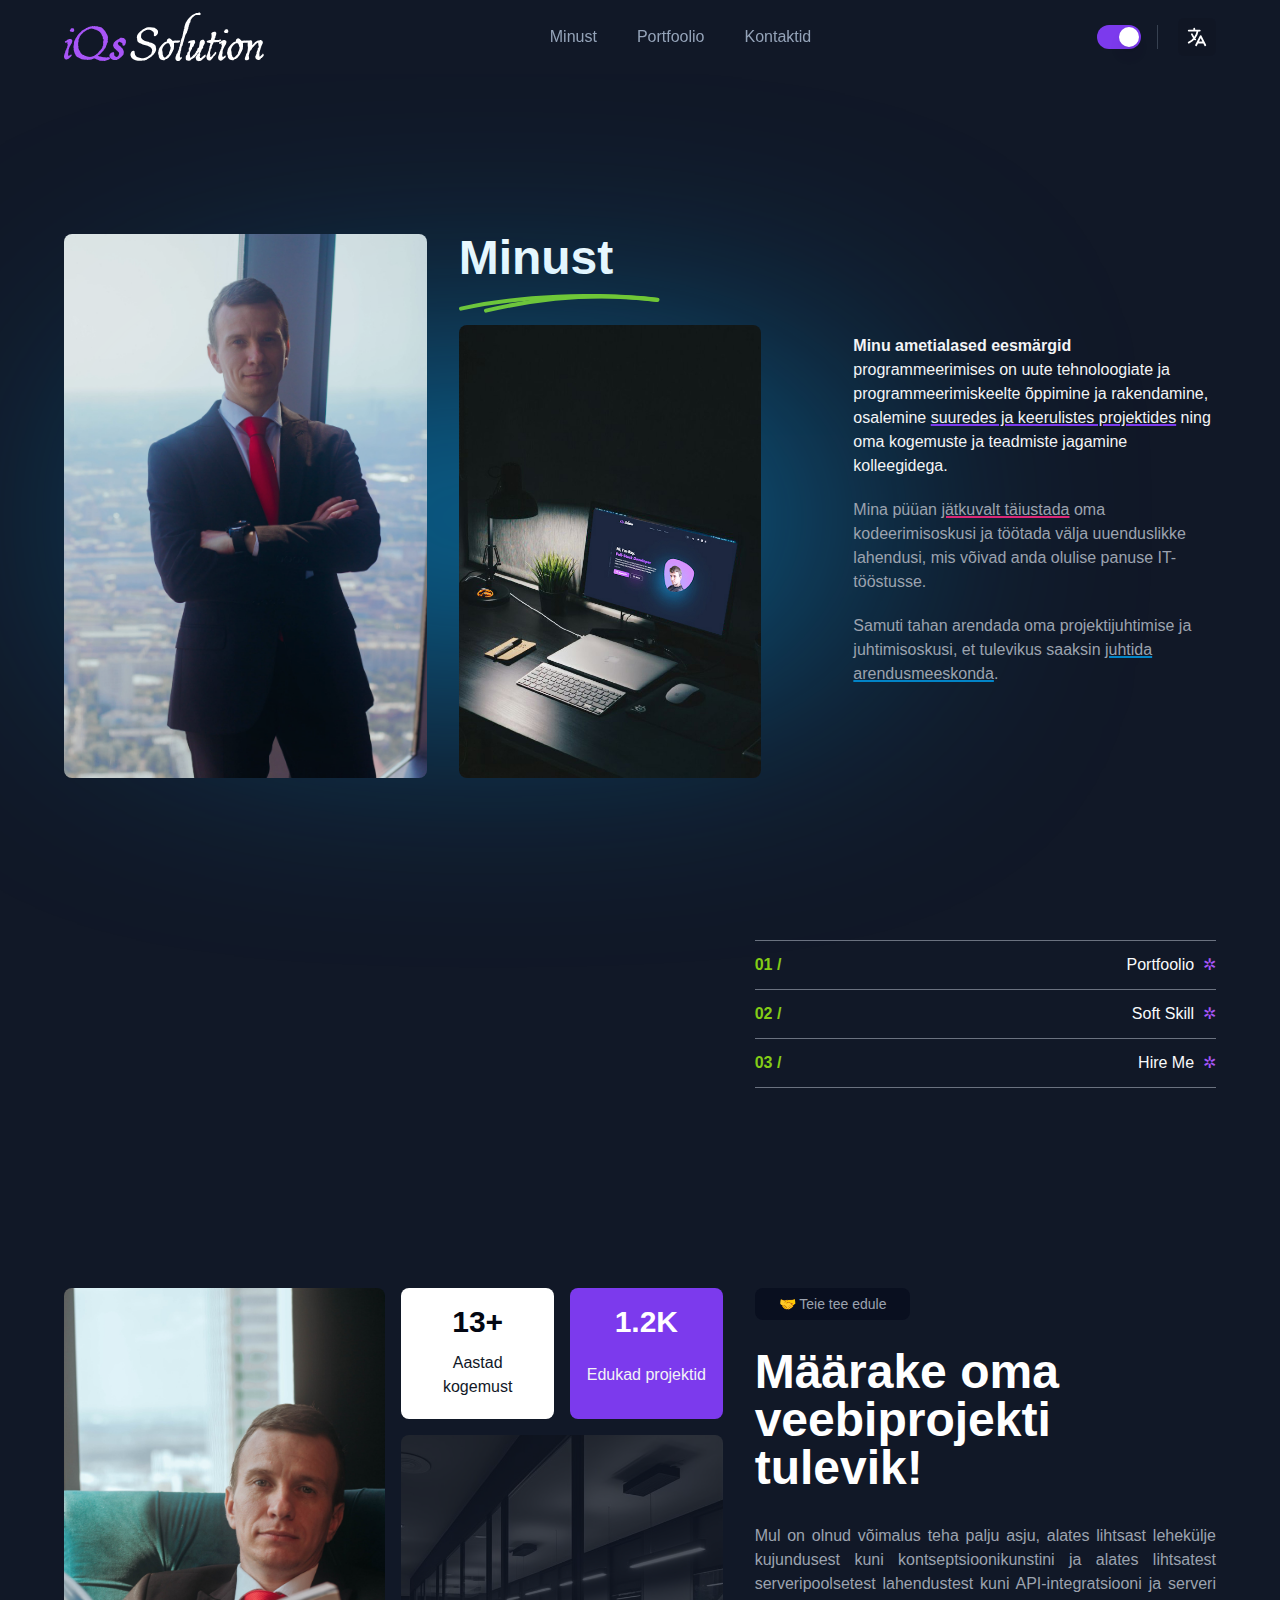
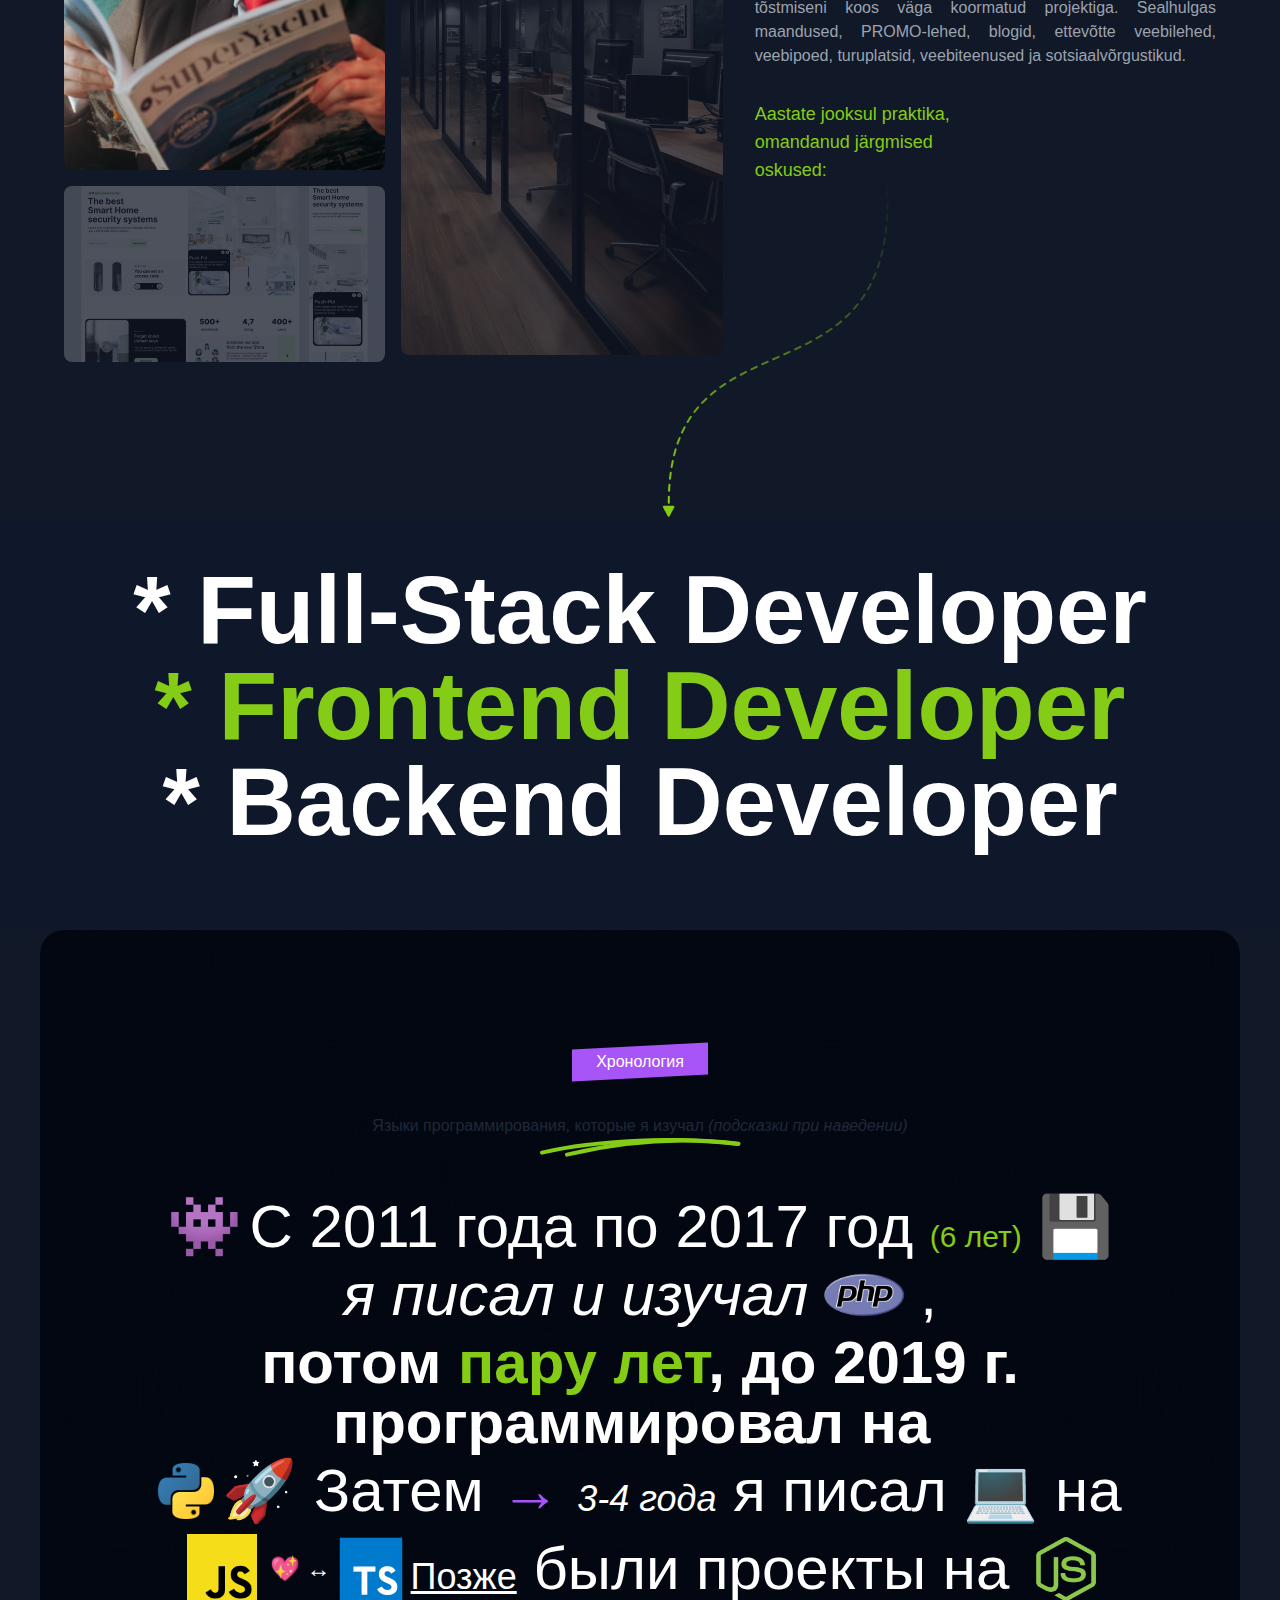
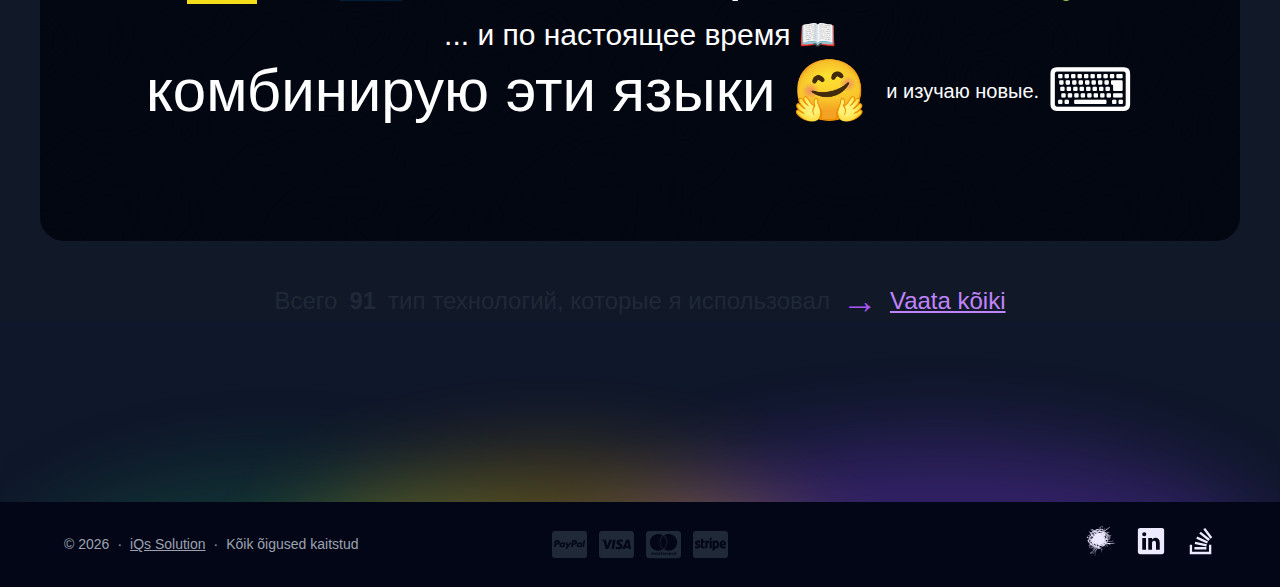
<file: about.html>
<!DOCTYPE html><html lang="en"><head><meta charSet="utf-8"/><meta name="viewport" content="width=device-width"/><title>Minust</title><meta name="description" content="..."/><meta name="next-head-count" content="4"/><link rel="stylesheet" href="/css/main.css"/><link href="/favicon.png" rel="shortcut icon" type="image/x-icon"/><link rel="preload" href="/_next/static/css/4eb8ddb510152b26.css" as="style" crossorigin=""/><link rel="stylesheet" href="/_next/static/css/4eb8ddb510152b26.css" crossorigin="" data-n-p=""/><noscript data-n-css=""></noscript><script defer="" crossorigin="" nomodule="" src="/_next/static/chunks/polyfills-c67a75d1b6f99dc8.js"></script><script src="/_next/static/chunks/webpack-acdf13c491710264.js" defer="" crossorigin=""></script><script src="/_next/static/chunks/framework-32b1c5051d7c7582.js" defer="" crossorigin=""></script><script src="/_next/static/chunks/main-0b94eca9f1773c39.js" defer="" crossorigin=""></script><script src="/_next/static/chunks/pages/_app-ddf9eefca9f6508d.js" defer="" crossorigin=""></script><script src="/_next/static/chunks/5c0b189e-76020b692fcfc423.js" defer="" crossorigin=""></script><script src="/_next/static/chunks/261-9d7b70829e82a77f.js" defer="" crossorigin=""></script><script src="/_next/static/chunks/118-d4cc26549afb4a90.js" defer="" crossorigin=""></script><script src="/_next/static/chunks/pages/about-373491bd492328f5.js" defer="" crossorigin=""></script><script src="/_next/static/3AF4CwW7meGVxXB8oPDkh/_buildManifest.js" defer="" crossorigin=""></script><script src="/_next/static/3AF4CwW7meGVxXB8oPDkh/_ssgManifest.js" defer="" crossorigin=""></script></head><body><div id="__next"><div class="dark"><header class="transform ease-in-out duration-500 bg-slate-200/50 dark:bg-gray-900/50 backdrop-blur-xl py-3 xl:py-3 2xl:py-9 fixed w-full z-50"><div class="max-w-6xl xl:max-w-6xl 2xl:max-w-7xl mx-auto flex justify-content justify-items-center justify-between"><div><a class="font-bold text-6xl text-gray-900 dark:text-white header" href="/"><span class="hidden">iQs Solution</span><svg xmlns="http://www.w3.org/2000/svg" width="200" height="50" viewBox="0 0 365 89" fill="currentColor"><g id="iQs" transform="translate(0, 24)" fill="#a855f7" fill-rule="evenodd"><path d="M54.8301 0.633789C55.4011 0.715355 56.0136 0.798007 56.666 0.879883C57.3775 0.877797 58.0897 0.836912 58.8018 0.757812L58.8574 0.751953H59.4248C60.6376 0.752077 61.7307 0.995715 62.5615 1.61133C62.9926 1.59111 63.4219 1.6386 63.8447 1.75293L64.0928 1.82812L64.1602 1.85059L64.2246 1.88184C64.4587 1.99902 64.6706 2.15447 64.8643 2.33008C64.8915 2.34369 64.9191 2.35748 64.9463 2.37109C65.5987 2.26794 66.2861 2.28362 66.8584 2.61035C67.224 2.69771 67.5713 2.81911 67.8789 2.99512L68.7549 3.21484L69.3906 3.37305L69.499 4.02051C69.5179 4.13344 69.5446 4.2055 69.5645 4.25C70.0158 4.34277 70.4083 4.58122 70.7383 4.87695C71.2627 5.15159 71.5648 5.66642 71.7451 6.11719C71.7848 6.20406 71.8182 6.2932 71.8467 6.38477H72.376L72.6729 6.83008C72.7337 6.92147 72.7975 7.02927 72.8496 7.14648C72.8721 7.19713 72.9004 7.26828 72.9238 7.35449C73.0033 7.43693 73.0858 7.52704 73.1689 7.62207C73.4927 7.99207 73.9163 8.52842 74.4326 9.2168C74.9563 9.91506 75.4796 10.6555 76.001 11.4375C76.5265 12.2258 77.0066 13.0572 77.4443 13.9277C78.0463 14.8762 78.5686 15.7885 79.0068 16.665C79.4504 17.5523 79.7701 18.4513 79.9629 19.3594C80.1384 19.7407 80.2646 20.1494 80.2646 20.5684V21.3359C80.2646 21.9391 80.1382 22.5011 79.874 22.9941C80.0222 23.2198 80.1324 23.4667 80.2129 23.708L80.2891 23.9375L80.2529 24.1768L79.9971 25.8408L79.9854 25.9131L79.9639 25.9824C79.8035 26.5036 79.7158 26.908 79.6826 27.207C79.669 27.3294 79.6674 27.4203 79.6689 27.4854C79.7105 27.5416 79.7443 27.5949 79.7705 27.6387C79.8755 27.8142 79.9731 28.0333 80.0645 28.2617L80.1367 28.4404V28.6328C80.1366 29.2684 79.9437 29.871 79.6104 30.4268L79.6084 30.4258C79.4965 30.6333 79.3569 30.8249 79.1973 31.001C79.1336 31.1283 79.0705 31.2565 79.0068 31.3838C78.8946 31.6083 78.7404 31.8611 78.5605 32.1309L78.5049 32.2129L78.4824 32.2344C78.4788 32.2549 78.4727 32.2902 78.4727 32.3447V32.4678L78.4424 32.5869C78.3698 32.8773 78.293 33.1446 78.2168 33.3877V33.624H77.9648L78.0996 34.7217C78.1565 34.7073 78.1096 34.7042 77.9502 34.8477C77.8176 34.967 77.6506 35.1496 77.4492 35.4102V35.5439C77.4492 35.985 77.2252 36.3107 77.0283 36.5078L76.9775 36.5586L76.7783 36.707C76.7569 36.9154 76.7224 37.1226 76.6758 37.3291C76.6667 37.7135 76.6171 38.0961 76.5225 38.4746L76.5127 38.5127L76.501 38.5488C76.3892 38.8838 76.1748 39.1523 75.9717 39.3555C75.9069 39.4203 75.836 39.483 75.7627 39.5459C75.7753 39.6165 75.7852 39.6905 75.7852 39.7686V39.9307L75.7334 40.085C75.5288 40.6985 75.1351 41.3421 74.4082 41.5898L74.2588 41.6338C74.256 41.6345 74.2326 41.6401 74.1875 41.6787C74.1684 41.6951 74.1467 41.7187 74.1211 41.748V42.4863L73.8281 42.7793C73.7193 42.8881 73.5915 43.0031 73.4512 43.0967C73.3573 43.1592 73.1664 43.2729 72.9121 43.3125C72.801 43.4292 72.6853 43.598 72.5752 43.8389C72.5347 44.3899 72.3517 44.9148 72.0586 45.4033L71.9951 45.5088L71.9082 45.5957C71.7331 45.7708 71.5063 45.9416 71.2324 46.0449C71.2059 46.0669 71.1818 46.0885 71.1592 46.1055C71.0718 46.1708 70.9724 46.2308 70.8701 46.2891L70.582 46.7217C70.4395 47.1676 70.1956 47.564 69.8604 47.8994L69.79 47.9697L69.707 48.0244L69.1328 48.4062C68.8931 48.7869 68.5499 49.1297 68.0605 49.293C68.0283 49.3037 68.0003 49.3146 67.9766 49.3242V49.5264L67.6904 49.8115C67.6958 49.8056 67.6925 49.8094 67.6807 49.8271C67.6657 49.8496 67.6425 49.887 67.6143 49.9434L67.542 50.0889L67.0674 50.5635C67.0333 50.6305 67.0018 50.6858 66.9766 50.7236C66.8832 50.8638 66.7689 50.9908 66.6602 51.0996C66.575 51.1847 66.4894 51.2703 66.4043 51.3555C66.243 51.5168 66.0508 51.6416 65.8652 51.7422C65.8406 51.7615 65.8188 51.7797 65.7998 51.7959V52.1621L65.2471 52.4385C65.1633 52.4803 65.0792 52.5227 64.9941 52.5654C64.9092 52.6082 64.8218 52.6521 64.7354 52.6953C64.565 52.7805 64.394 52.866 64.2236 52.9512L64.1602 52.9824L64.0928 53.0049C64.0246 53.0277 63.8965 53.0949 63.7158 53.2754L63.6455 53.3457L63.5625 53.4004L61.6797 54.6543C61.9272 54.7999 62.214 54.9567 62.5439 55.1221C63.442 55.5294 64.1873 55.8002 64.7871 55.9502C65.106 56.0299 65.4687 56.111 65.874 56.1924C66.1178 56.2329 66.3833 56.2735 66.6699 56.3145L67.6133 56.4404L67.6211 56.4414L67.6299 56.4424C68.2405 56.5297 68.82 56.6614 69.3652 56.8359L72.8779 57.3379C73.4286 57.4165 73.9799 57.4561 74.5293 57.4561H74.5908L74.6533 57.4639C75.3065 57.5455 75.8884 57.6288 76.3965 57.7119H78.0283C78.4522 57.6336 78.8779 57.591 79.3047 57.5859C79.7548 57.5138 80.1855 57.471 80.5938 57.46C80.8723 57.3632 81.163 57.3281 81.4414 57.3281L81.7217 57.3408C82.3689 57.3988 82.9545 57.6598 83.4277 58.1328C83.5371 58.2422 83.6516 58.3699 83.7451 58.5107C83.821 58.6251 83.9766 58.8827 83.9766 59.2246V59.2266C83.976 59.5042 83.8766 59.7253 83.8057 59.8555C83.7287 59.9965 83.6332 60.1223 83.543 60.2275C83.3624 60.4381 83.122 60.6608 82.8486 60.8887L82.8164 60.915L82.7822 60.9395C81.8345 61.6029 80.7561 62.1158 79.5586 62.4844L79.5469 62.4873L79.5352 62.4912L75.4395 63.6436L75.4248 63.6475L75.4111 63.6504C74.076 63.9842 72.9465 64.159 72.1406 64.0596C71.9535 64.047 71.7779 63.9943 71.6318 63.9365H70.5811C70.3377 64.0128 70.0701 64.0894 69.7793 64.1621L69.6602 64.1924H69.5371C68.9105 64.1924 68.2478 64.1474 67.5518 64.0625C66.9048 64.0567 66.2849 63.9634 65.6982 63.7754C64.0571 63.4258 62.7025 62.9312 61.7061 62.2451C61.3103 62.0085 60.87 61.7695 60.3857 61.5273C59.9331 61.301 59.4356 61.109 58.8936 60.9541L58.8047 60.9277L58.7217 60.8867C58.4409 60.7463 58.1666 60.6445 57.9014 60.5781L57.7949 60.5518L57.6973 60.5029C57.3598 60.3342 56.9918 60.1286 56.5938 59.8926C56.4636 59.8565 56.3408 59.8399 56.2246 59.8398H56.0615L55.9082 59.7891C55.777 59.7454 55.5885 59.712 55.3281 59.7119C54.869 59.712 54.2185 59.8125 53.3496 60.0459C51.4009 60.9209 49.1698 61.5704 46.667 62.002L46.6611 62.0029C46.1272 62.0919 45.5914 62.1366 45.0557 62.1416C44.599 62.2267 44.1403 62.2724 43.6807 62.2725C42.3301 62.2724 40.9847 62.0517 39.6494 61.6201L39.5 61.7207L39.3877 61.7949L39.2607 61.8369C38.7496 62.0073 38.1019 62.1208 37.5137 61.8691C37.2007 61.8307 36.9111 61.7283 36.6494 61.5703C36.4978 61.5936 36.3454 61.6133 36.1924 61.623L35.873 61.6328H34.8477C33.2674 61.6327 31.92 61.4208 30.9902 60.8398L30.8926 60.7793L30.8115 60.6982C30.5962 60.4822 30.5005 60.2283 30.4541 60.043C30.4435 60.0008 30.4342 59.9583 30.4268 59.916C30.2879 59.8843 30.1551 59.8366 30.0273 59.7803C29.8778 59.7331 29.736 59.712 29.6006 59.7119H29.3643L28.7471 59.4033C28.1482 59.2655 27.6047 58.9496 27.1152 58.5195C26.4029 58.3957 25.658 57.9925 24.9307 57.4834L22.8086 56.0693L22.6904 55.832C22.6528 55.7567 22.6073 55.6576 22.5654 55.5439L22.4551 55.4893L22.3066 55.1914C22.2378 55.0538 22.1366 54.8362 22.0938 54.5879L20.9209 53.708V53.208C20.9208 52.6795 20.7885 52.4664 20.7012 52.3789L20.5352 52.2119L20.46 51.9883C20.2668 51.4089 19.907 50.8716 19.3418 50.377L19 50.0781L19.001 49.624C19.001 49.4203 19.0124 49.2085 19.0518 49.0117C19.0654 48.9435 19.0902 48.8511 19.1289 48.7471V48.375L18.7139 47.96L17.6221 43.5947L17.5928 43.4756V42.5889L17.6221 42.4697L17.8379 41.6084C17.8224 41.5338 17.7851 41.4131 17.6982 41.2393C17.5031 40.8489 17.359 40.4239 17.3408 39.9873C17.2477 39.2963 17.2537 38.5023 17.3418 37.6211L17.3486 37.5488L17.3662 37.4785C17.4384 37.1896 17.4648 36.9747 17.4648 36.8242V36.7012L17.4941 36.582C17.5756 36.2561 17.5927 36.0989 17.5928 36.0566V35.8203L17.6982 35.6094C17.7105 35.5848 17.7155 35.5678 17.7178 35.5586L17.7207 35.5439C17.7208 35.2243 17.7672 34.8907 17.8994 34.5762L18.1055 33.752V31.96C18.1055 31.5002 18.1505 31.0623 18.2451 30.6514C18.3529 29.4959 18.7339 28.2512 19.3506 26.9297L19.3848 26.8555V26.7324L19.4902 26.5215C19.5562 26.3895 19.6554 26.2203 19.8037 26.0713C19.8236 26.0514 19.8476 26.0321 19.8721 26.0107L19.874 26.0088L20.1504 25.4561H20.2617L20.416 24.9893C20.4536 24.4939 20.6341 23.9847 20.877 23.4912C21.0471 23.0498 21.3702 22.6475 21.7246 22.293C22.1043 21.9132 22.2105 21.6854 22.2305 21.6055L22.3418 21.1602L22.7539 20.9541C22.8409 20.9105 22.8843 20.8749 22.9023 20.8584L22.9336 20.7646L23.0078 20.6533C23.1052 20.5072 23.1802 20.3839 23.2383 20.2842C23.307 19.6092 23.6206 19.0175 24.0947 18.5205C24.589 17.8615 25.1075 17.1701 25.6006 16.5127C26.124 15.8149 26.6495 15.1572 27.1768 14.542L27.2021 14.5127L27.2285 14.4854L28.792 12.9219L28.8213 12.8975C29.3974 12.4037 29.9791 11.9043 30.5557 11.4102L31.4082 10.4375L31.4307 10.4131L31.4531 10.3896C31.7109 10.1318 31.8019 9.94263 31.8301 9.83008L31.9238 9.45508L32.2461 9.24023C32.3743 9.15476 32.503 9.06848 32.6309 8.9834C32.7336 8.91505 32.8362 8.84646 32.9385 8.77832C33.2178 8.51306 33.5364 8.2882 33.8965 8.14551L35.6963 7.06641C35.9592 6.87688 36.2472 6.83301 36.4482 6.83301C36.5255 6.83304 36.6017 6.83947 36.6748 6.84961C36.8461 6.70149 37.0351 6.5593 37.2383 6.42383C37.4939 6.2534 37.7502 6.08254 38.0059 5.91211L38.0576 5.87793L38.1133 5.84961C38.3971 5.70769 38.6372 5.56877 38.8389 5.43848C39.1191 5.17486 39.4371 4.95424 39.7949 4.81445C39.8481 4.78474 39.9282 4.73 40.0293 4.62891L40.0996 4.55859L40.1826 4.50391C40.4545 4.32267 40.7068 4.16907 40.9297 4.05762L40.9668 4.03906L41.0049 4.02344L42.2852 3.51172L42.3125 3.50098L42.3408 3.49219C42.4544 3.45413 42.7225 3.31714 43.1904 3.00879C43.6666 2.58896 44.3826 2.34976 45.1123 2.18652C45.4114 2.1023 45.6892 2.03722 45.9248 2.00781C46.0455 1.99277 46.1983 1.98124 46.3564 1.99707C46.4474 2.00621 46.6471 2.03383 46.8535 2.1543C46.8567 2.15371 46.8606 2.1531 46.8643 2.15234C47.0024 2.02561 47.1437 1.9102 47.2861 1.81543C47.4452 1.70963 47.7104 1.55884 48.0391 1.52734C49.1684 1.36476 50.1051 1.12571 50.8613 0.823242L51.04 0.751953H51.4082C51.5755 0.685828 51.7818 0.624118 52 0.624023C52.4284 0.624154 52.8442 0.715246 53.2393 0.879883H53.6436C53.8875 0.803459 54.1558 0.726936 54.4463 0.654297L54.6367 0.606445L54.8301 0.633789ZM105.003 21.9561C105.14 21.9902 105.271 22.0108 105.397 22.0195L105.859 22.0332L105.891 22.0342L105.923 22.0361C106.22 22.0547 106.515 22.0964 106.807 22.1572C107.271 22.1668 107.723 22.2033 108.143 22.2871C108.564 22.3713 109.061 22.5232 109.521 22.8223C110.086 23.1374 110.55 23.6022 110.841 24.2002H110.851L112.278 25.6279V25.7559L112.406 25.8838V26.1328C112.411 26.1401 112.416 26.1478 112.421 26.1553L112.918 26.6523V28.1064C113.164 29.0449 113.269 30.0815 112.943 31.0576L112.929 31.1006L112.913 31.1426L112.301 32.7354L111.959 33.8711C111.829 34.455 111.536 35.0294 111.02 35.4814C110.675 35.7826 110.294 35.9758 109.919 36.0977C109.888 36.1151 109.859 36.1345 109.829 36.1494C109.369 36.3796 108.931 36.3925 108.742 36.3926H107.914L107.328 35.8066C106.859 35.338 106.729 34.7824 106.685 34.5596C106.627 34.2728 106.614 33.9889 106.614 33.752V32.9268L106.737 32.8018C106.736 32.6957 106.734 32.6003 106.73 32.5146C106.696 32.4842 106.662 32.4517 106.628 32.418C106.472 32.2624 106.353 32.097 106.261 31.9316L105.468 31.5352L105.467 31.3604C105.396 31.3203 105.339 31.2848 105.3 31.2588C105.082 31.114 104.901 30.9483 104.768 30.8145L104.767 30.8135C104.741 30.7882 104.718 30.762 104.694 30.7363C104.319 30.7015 103.888 30.6185 103.495 30.4219L103.072 30.21L102.788 29.8311L102.524 29.4785L102.222 29.3779C102.218 29.3767 102.197 29.3701 102.156 29.3643L101.958 29.3525C101.706 29.3525 101.411 29.3329 101.1 29.2783C100.931 29.4474 100.763 29.5713 100.634 29.6572C100.35 29.8458 100.044 29.9908 99.7598 30.1045L98.9365 30.457C98.7818 30.5297 98.4699 30.7401 98.292 31.6885L98.2559 31.8809L98.2217 31.9639L98.2236 31.9678L98.5869 33.0576L98.8379 33.3086V33.8906C98.8636 33.9354 98.8874 33.9789 98.9121 34.0195L99.1631 34.4111L99.1807 34.4404C99.3429 34.704 99.5002 34.9877 99.6514 35.29L99.7129 35.4023C99.7464 35.4583 99.7822 35.508 99.8184 35.5537C99.8777 35.5933 99.9368 35.6333 99.9961 35.6729L101.042 36.3701L101.444 36.5713C101.649 36.6736 101.897 36.8163 102.137 37.0127C102.702 37.3839 103.178 37.857 103.551 38.4209C103.787 38.696 103.97 38.9981 104.109 39.3145C104.127 39.3381 104.142 39.361 104.158 39.3809L104.269 39.5059L104.442 39.6797L104.548 39.8545C105.244 40.1432 105.858 40.5906 106.335 41.207H106.336C106.344 41.2166 106.351 41.2267 106.358 41.2363C106.363 41.243 106.369 41.2492 106.374 41.2559H106.373C107.196 42.2976 107.91 43.6142 108.541 45.1445C109.006 46.1292 109.206 47.2146 109.206 48.3447C109.206 48.7362 109.15 49.128 109.067 49.5068C109.045 49.8847 108.981 50.2609 108.891 50.6221L108.837 50.834L108.823 50.8594C108.823 50.8725 108.822 50.8874 108.822 50.9043C108.822 51.5846 108.603 52.2001 108.355 52.6953L108.21 52.9854L107.849 53.3467C107.841 53.3543 107.833 53.3617 107.825 53.3691L107.29 54.4395H106.782C106.755 54.4784 106.728 54.5173 106.7 54.5557C106.641 54.6939 106.579 54.8139 106.52 54.9121C106.343 55.2056 106.127 55.4511 105.932 55.6465L105.931 55.6484C105.767 55.8114 105.501 56.0227 105.14 56.1592C104.948 56.4942 104.65 56.9184 104.196 57.2363C103.819 57.5497 103.378 57.7521 102.906 57.8418L102.811 58.1289L102.477 58.4619C102.205 58.7332 101.957 58.9706 101.739 59.1611C101.568 59.3113 101.27 59.5645 100.933 59.7334L100.736 59.8311L100.604 59.8643L100.603 59.8652C100.564 59.8907 100.504 59.937 100.422 60.0117C100.33 60.2282 100.203 60.4481 100.021 60.6543L99.916 60.7666C99.2846 61.3978 98.4485 61.7127 97.5625 61.624C97.5615 61.6242 97.5606 61.6248 97.5596 61.625C97.4541 61.6484 97.2993 61.691 97.0869 61.7617L97.0137 61.7861L96.9395 61.8047L96.9307 61.8066C96.4327 62.1418 95.866 62.248 95.4297 62.248H91.9736C91.9 62.2481 91.8413 62.2503 91.7959 62.2529L91.3486 62.4766L90.666 62.333C88.8418 61.9489 87.2156 61.3062 85.8438 60.3564V60.3555C84.9049 59.7415 84.3425 58.7157 83.9727 57.791C83.8187 57.4061 83.6707 57.0738 83.5293 56.791C83.388 56.5084 83.2576 56.2834 83.1416 56.1094L82.8057 55.6055V54.6162C82.8057 54.1759 82.9028 53.7659 83.0596 53.3975C83.0601 53.3956 83.0601 53.3933 83.0605 53.3916C83.063 53.3828 83.065 53.3757 83.0664 53.3701C83.0804 52.9462 83.1922 52.3648 83.6113 51.8496C83.9141 51.4272 84.286 51.0662 84.7207 50.7764L84.7607 50.75L84.8008 50.7256C84.8223 50.7127 84.8397 50.6987 84.8555 50.6885C85.6916 49.1941 87.1867 48.5082 88.7471 48.2852L89.7363 48.1436L89.9854 48.3926H91.2861V49.8848C91.491 50.2663 91.6483 50.7083 91.6934 51.2031C91.7329 51.638 91.6781 52.0578 91.5479 52.4492C91.5521 52.5646 91.5583 52.661 91.5654 52.7393C91.5713 52.8034 91.5779 52.8464 91.582 52.8721L92.1934 54.584L92.2109 54.6318L92.2256 54.6816C92.2781 54.8567 92.325 54.9953 92.3662 55.1016C92.3712 55.1144 92.3772 55.1262 92.3818 55.1377C92.3969 55.1461 92.4145 55.1562 92.4346 55.167L92.6123 55.2588L92.6133 55.2598L93.3818 55.6445C93.7301 55.8189 94.0401 56.0624 94.2988 56.2988L94.54 56.5303L94.5957 56.5859C95.0371 56.5905 95.4915 56.6429 95.9365 56.7754C96.1596 56.8298 96.2826 56.8398 96.3262 56.8398L96.5312 56.835C96.7176 56.8249 96.8478 56.8016 96.9316 56.7793C96.9803 56.7663 97.0067 56.754 97.0176 56.749L97.0811 56.6992L97.1719 56.6406C97.8789 56.1907 98.5613 55.556 99.2061 54.6963L99.291 54.583L99.3916 54.4824C99.415 54.459 99.4379 54.4351 99.4609 54.4121C99.4704 54.3967 99.4793 54.3808 99.4893 54.3652C99.5547 54.1975 99.6302 54.0545 99.6992 53.9395C99.7007 53.937 99.7017 53.9341 99.7031 53.9316C99.7085 53.6913 99.7542 53.491 99.7656 53.4395C99.7883 53.3372 99.816 53.2336 99.8428 53.1396C99.8971 52.9491 99.9715 52.7143 100.061 52.4473L100.21 52L100.537 51.6719L100.473 50.3643C100.407 49.062 100.009 48.2845 99.4629 47.7793C98.9612 47.3607 98.4195 46.904 97.8398 46.4072L97.7812 46.3574L97.7275 46.3027C97.3135 45.8887 96.8648 45.5075 96.3818 45.1572C95.7823 44.8065 95.2819 44.2746 95.0098 43.5547C93.4615 42.5164 92.2051 41.4942 91.4189 40.4834L91.2607 40.2803L91.1602 40.0439L90.7764 39.1484L90.6143 38.7705V38.5762L90.4863 38.3203V38.2432C90.2766 37.9828 90.0784 37.6856 89.9307 37.3535L89.5898 37.0127V35.8008C89.5898 34.9842 89.7878 34.1864 90.1035 33.4277L90.8691 31.3857L91 31.0371L91.2471 30.7588L92.3096 29.5635L92.3516 29.5225L93.5039 28.3701C93.8387 28.0354 94.2122 27.7186 94.6143 27.417C94.8692 27.2258 95.1393 26.9906 95.4238 26.7061C96.2923 25.8376 97.3405 25.2059 98.5498 25.0234V24.9883L99.1357 24.4023C99.6444 23.8937 100.282 23.6256 100.943 23.5723C100.957 23.5664 100.972 23.5595 100.988 23.5518C100.991 23.5498 100.993 23.5471 100.996 23.5449C101.063 23.4894 101.166 23.3955 101.312 23.25C101.819 22.7425 102.466 22.2837 103.265 22.084L103.504 22.0244H103.564L103.908 21.6826L105.003 21.9561ZM10.7275 24.0479C10.9996 24.0479 11.2758 24.1048 11.5371 24.1826C11.8482 24.1977 12.1734 24.2519 12.5059 24.335C13.0645 24.4746 13.5671 24.6505 13.9756 24.8838C14.3768 25.1129 14.7822 25.4514 14.9844 25.9561L15.0557 26.1357V29.3027L14.7627 29.5957C14.649 29.7094 14.5929 29.7948 14.5664 29.8477C14.5538 29.8728 14.5482 29.8895 14.5459 29.8984L14.5439 29.9121V31.0938L14.3057 31.3311C14.2988 31.3436 14.2897 31.361 14.2783 31.3838C14.2346 31.4713 14.1762 31.6026 14.1025 31.7852C13.9731 32.2386 13.7415 32.6415 13.417 32.9854C13.1263 33.351 12.8688 33.7546 12.6465 34.1992C12.381 34.7301 12.113 35.2229 11.8418 35.6748L11.8076 35.7324L11.7656 35.7852C11.4701 36.1546 11.2083 36.564 10.9824 37.0156C10.7363 37.5079 10.5353 37.9517 10.377 38.3477L10.3613 38.3867L10.3428 38.4238C10.2572 38.595 10.1714 38.7661 10.0859 38.9365C10.0004 39.1071 9.9151 39.2772 9.83008 39.4473C9.70448 39.6985 9.60263 39.9966 9.53223 40.3486L9.51855 40.418L9.49512 40.4854L8.72754 42.6611L8.70605 42.7197L8.67871 42.7754C8.62159 42.8896 8.55292 43.0561 8.47656 43.2852C8.42347 43.4446 8.40039 43.5938 8.40039 43.7363V43.8984L8.34863 44.0527C8.30573 44.1814 8.2625 44.3099 8.21973 44.4375C8.19158 44.5215 8.16266 44.6051 8.13477 44.6885C8.12915 44.789 8.12008 44.8888 8.10547 44.9883C8.13406 45.0412 8.15887 45.0949 8.17969 45.1494L8.74512 45.7148L8.42285 46.3594L8.01562 47.1729V49.3486L7.6543 50.0713L7.50391 50.3711V52.8213C7.53453 52.8581 7.56562 52.8934 7.59277 52.9297C7.64507 52.9996 7.70663 53.0897 7.75879 53.1943C7.78087 53.2386 7.8131 53.3087 7.83984 53.3984C8.01808 53.7985 8.11861 54.2605 8.01562 54.7383V55.1406C8.11292 55.1073 8.21159 55.0792 8.30957 55.0547L8.42871 55.0244H8.55176C8.62451 55.0244 8.69141 55.0212 8.75293 55.0186C8.8097 54.9047 8.88803 54.7871 8.99609 54.6787L9.28906 54.3848H10.1201L11.127 53.5791C11.4577 53.2903 11.7304 53.0604 11.9385 52.8984C12.0437 52.8166 12.1496 52.7388 12.2471 52.6768C12.2948 52.6464 12.3606 52.6073 12.4355 52.5723C12.4764 52.5532 12.6608 52.4639 12.9043 52.4639H13.3203L13.6143 52.7598L13.7422 52.8887L13.8555 53.002L13.9268 53.1465C14.3657 54.026 13.934 54.8245 13.4453 55.3525C13.1354 55.8434 12.7413 56.2786 12.2715 56.6582L11.0127 57.791L10.959 57.8398L10.8984 57.8799C10.707 58.0075 10.5017 58.177 10.2832 58.3955L10.2129 58.4658L10.1309 58.5205C9.95068 58.6406 9.70363 58.8462 9.38672 59.1631C8.73871 59.8111 8.03993 60.3711 7.29004 60.8398L7.27344 60.8506L7.25586 60.8604C6.56041 61.2577 5.78139 61.5478 4.92871 61.7373L4.82129 61.7607H4.71191C3.76391 61.7607 2.81195 61.2382 1.91113 60.5176L1.86816 60.4824L1.45898 60.0732C1.37042 60.0255 1.29257 59.9736 1.23145 59.9277C1.09129 59.8225 0.946451 59.6886 0.804688 59.5469L0.637695 59.3799L0.563477 59.1562C0.559145 59.1433 0.473771 58.8871 0.307617 58.3887L0.255859 58.2344V57.4326C0.255859 57.3008 0.23613 57.2464 0.233398 57.2393L0.202148 57.1758L0.179688 57.1084C0.0916761 56.8443 0.0346159 56.574 0.0117188 56.2998L0 56.0244V55.3848C0 55.0701 0.0111934 54.7877 0.0400391 54.5566C0.0543107 54.4424 0.0761827 54.3127 0.114258 54.1855C0.143834 54.0868 0.219933 53.8536 0.419922 53.6533H0.420898L0.639648 53.4346V52.332L0.745117 52.1211C0.878414 51.8545 0.896484 51.7141 0.896484 51.6719V51.2578L1.16016 50.9932C1.18138 50.7555 1.25372 50.4864 1.42871 50.2422C1.49199 50.1156 1.55488 49.9889 1.61816 49.8623C1.69178 49.6488 1.76962 49.4485 1.85449 49.2676L2.17578 48.1973V47.3252L2.20605 47.2061C2.47888 46.1148 2.90211 45.1746 3.51172 44.4365C3.93592 43.7955 4.25746 43.1261 4.48047 42.4277V41.5264L4.53223 41.3721C4.66344 40.9786 4.94352 40.4983 5.28809 39.9814L5.34277 39.8994L5.41309 39.8291C5.70543 39.5367 5.83445 39.334 5.8877 39.2197V37.1787L6.14355 36.9229V36.4619L6.5293 36.2686C6.55131 36.223 6.57432 36.1794 6.59961 36.1387C6.63975 35.9418 6.65625 35.7879 6.65625 35.6719V35.5488L6.68652 35.4297C6.73201 35.2476 6.73197 35.0725 6.68652 34.8906L6.65625 34.7715V33.1348L6.33301 32.9199L5.88672 32.6221L5.8877 32.0859C5.88796 31.9502 5.91346 31.7545 6.01562 31.5566V31.418L6.30859 31.125C6.33586 31.0977 6.37429 31.0517 6.3916 30.9414L6.40039 30.8086V30.0771L6.38867 30.0732L6.34961 30.0576L6.33203 30.0488C6.22783 30.1029 6.1196 30.1487 6.00879 30.1895C5.93835 30.2246 5.86787 30.26 5.79785 30.2949C5.71231 30.3376 5.62766 30.3805 5.54297 30.4229C5.32419 30.5322 5.08835 30.6081 4.83984 30.6396C4.66199 30.718 4.46766 30.7914 4.26074 30.8604L4.10645 30.9121H3.94434C3.94302 30.9121 3.93852 30.9119 3.92969 30.9141C3.92048 30.9164 3.90377 30.9221 3.87891 30.9346L3.66797 31.04H3.43164C3.22807 31.04 3.01696 31.0276 2.82031 30.9883C2.65506 30.9552 2.3402 30.8744 2.08496 30.6191H2.08398C1.86798 30.4028 1.772 30.1485 1.72559 29.9629C1.67768 29.7713 1.66407 29.5766 1.66406 29.4004V28.4014L1.79199 28.4004V28.2354L2.5498 28.0469C2.73673 28.0001 2.95938 27.8972 3.2168 27.7041L3.48242 27.5039H3.81641C3.81799 27.5039 3.82229 27.5039 3.83008 27.502C3.83903 27.4997 3.85571 27.494 3.88086 27.4814L3.99707 27.416C4.00638 27.4098 4.01147 27.405 4.01367 27.4033C4.2388 27.1797 4.49225 26.9839 4.77637 26.8418L4.83984 26.8105L4.90723 26.7881C4.9963 26.7584 5.05314 26.7332 5.08594 26.7178C5.31601 26.4906 5.54143 26.2875 5.75977 26.1143V25.9141L6.25098 25.4229L6.33301 25.3682C6.55652 25.2192 6.86699 25.0723 7.24023 25.0723C7.38366 25.0723 7.51864 25.095 7.64453 25.1338L8.25293 24.7285L8.36426 24.6543L8.49121 24.6113L9.64355 24.2275L9.79785 24.1768H10.1348C10.3011 24.1107 10.5074 24.0483 10.7256 24.0479H10.7275ZM49.0869 5.3125H48.6729C48.6534 5.3125 48.5543 5.32017 48.3486 5.38867C48.1927 5.44065 48.0778 5.47869 47.9639 5.5166C47.8497 5.55459 47.7356 5.5927 47.5801 5.64453L47.5439 5.65723L47.5068 5.66602C47.2422 5.73219 46.9687 5.83404 46.6875 5.97461L46.624 6.00586L46.5566 6.02832C46.3492 6.09747 46.1207 6.16262 45.875 6.22852C45.3047 6.76187 44.4919 7.05145 43.6191 7.21191L43.6201 7.21289C43.4047 7.25597 43.1976 7.29687 42.9912 7.33789C42.7868 7.37854 42.5825 7.41945 42.3701 7.46191C42.0621 7.53965 41.8943 7.60322 41.8232 7.63867C41.8211 7.63982 41.8114 7.64529 41.7949 7.65625C41.775 7.66957 41.7473 7.68929 41.7129 7.7168C41.6427 7.77296 41.5537 7.85361 41.4443 7.96289L41.374 8.0332L41.292 8.08789C41.0736 8.23348 40.7604 8.46618 40.3467 8.79688C39.5406 9.52491 38.7304 10.1014 37.9453 10.334C37.7831 10.509 37.6167 10.6687 37.4453 10.791C37.2978 10.8962 36.8809 11.1657 36.3799 11.0723H36.3691L36.3545 11.0781C36.3441 11.0826 36.3323 11.0882 36.3193 11.0947C36.2292 11.1398 36.1067 11.2118 35.9473 11.3135L35.4971 11.9893L35.4277 12.0596L34.9287 12.5586L34.7832 12.6309C34.7271 12.6589 34.6894 12.6814 34.667 12.6963L34.6631 12.6982L34.6602 12.7002C33.9069 13.5373 33.1952 14.3343 32.5244 15.0889L32.5049 15.1113L32.4844 15.1318C31.8165 15.7997 31.1911 16.4661 30.6094 17.1309L30.5879 17.1562L30.5645 17.1797C30.0354 17.7087 29.5785 18.3162 29.1953 19.0059L29.1826 19.0283L29.1689 19.0508C28.8205 19.6084 28.5602 20.2949 28.4082 21.1309L28.3955 21.2012L28.373 21.2686C28.2304 21.6964 28.0391 22.1652 27.8027 22.6719L27.5508 23.1914L26.71 24.8721L26.6641 24.918C26.6487 24.9854 26.6328 25.1083 26.6328 25.3047V25.5098L26.5518 25.6982C26.5034 25.8111 26.4685 25.9053 26.4443 25.9814L26.5049 26.042V27.1182L26.6543 27.417L26.8135 27.7344L26.7363 28.0811C26.643 28.5011 26.5288 28.8845 26.3828 29.2061C26.2618 29.4724 26.0799 29.7823 25.7949 30.0146C26.0148 30.2819 26.1211 30.6058 26.1211 30.9365V31.1729L26.0146 31.3838C25.853 31.7072 25.7268 31.9688 25.6328 32.1738C25.6665 32.2457 25.696 32.3156 25.7178 32.3809C25.831 32.7208 25.8642 33.1108 25.8643 33.4961C25.8643 34.356 25.8147 35.1248 25.707 35.79C26.2163 36.37 26.377 37.1886 26.377 37.9766C26.3769 38.6215 26.3302 39.2665 26.2383 39.9102L26.2373 39.9219L26.2354 39.9326C26.1835 40.2438 26.1737 40.5161 26.1963 40.7539L26.2295 40.9805L26.2334 41.0029L26.3262 41.0957L26.3984 41.2412C26.4775 41.3993 26.5401 41.5135 26.5859 41.5898C26.6033 41.6188 26.616 41.6386 26.624 41.6504L26.8311 41.8574L26.8779 42.1865C26.943 42.6421 27.1097 43.1204 27.3975 43.624L28.5527 45.6465V45.7393C28.599 45.8302 28.6731 45.9635 28.7812 46.1445C28.9105 46.3215 29.0283 46.5007 29.1182 46.6797C29.1752 46.7933 29.2349 46.9417 29.2754 47.1113C29.3064 47.1656 29.3313 47.2033 29.3496 47.2275L29.833 47.4697V48.0293C29.8336 48.032 29.8342 48.035 29.835 48.0381C29.8461 48.0828 29.8663 48.1496 29.8965 48.2422C29.9818 48.4237 30.0604 48.625 30.1348 48.8408C30.5526 49.6748 30.8175 50.1579 30.9453 50.3496L31.1133 50.6016V50.6592C31.2752 50.777 31.5666 50.9394 32.0332 51.1338L33.4121 51.708L33.0078 52.1113C33.02 52.119 33.0324 52.1268 33.0449 52.1348C33.089 52.1626 33.1363 52.1925 33.1865 52.2227C33.5317 52.4298 33.8446 52.6391 34.0898 52.8457C34.2268 52.8991 34.3752 52.9681 34.5156 53.0566C35.1386 53.2179 35.6764 53.3836 36.1162 53.5596C36.5626 53.7381 36.973 53.9201 37.3438 54.1055C37.6919 54.2796 38.0721 54.4921 38.4824 54.7363C38.5739 54.7729 38.6654 54.81 38.7568 54.8467C38.8575 54.8871 38.9587 54.9275 39.0596 54.9678L39.7002 55.2236L39.8115 55.2686L39.9102 55.3389C40.3261 55.6357 41.0751 55.9352 42.2598 56.1787C42.8545 56.1839 43.397 56.2285 43.876 56.3242C44.2701 56.403 44.6338 56.4838 44.9648 56.5645C45.2407 56.572 45.5341 56.605 45.8086 56.6973C46.0434 56.7121 46.2757 56.7514 46.5039 56.8145C48.9915 56.8015 51.0695 56.4333 52.7637 55.7422C53.6709 55.3289 54.6662 54.8306 55.75 54.2471C56.7542 53.7063 57.7205 53.1279 58.6514 52.5166C58.9713 51.9576 59.4893 51.5261 60.0801 51.1885L60.1045 51.1748L60.1299 51.1621C60.3785 51.0377 60.5879 50.8857 60.7646 50.709C61.0308 50.4429 61.3072 50.2088 61.5918 50.0098L61.8027 49.7988C61.8116 49.781 61.8201 49.7629 61.8291 49.7451C61.8383 49.7269 61.8483 49.7087 61.8574 49.6904C61.8668 49.6716 61.8764 49.6527 61.8857 49.6338C61.8955 49.614 61.9052 49.5939 61.915 49.5742C61.9862 49.2527 62.1578 48.9949 62.3145 48.8125C62.5255 48.5668 62.8 48.3482 63.0938 48.1523L63.2578 48.043C63.3115 47.9356 63.3572 47.8442 63.3945 47.7695L63.4668 47.624L63.5811 47.5098C63.6933 47.3975 63.7511 47.3112 63.7783 47.2568L63.8506 47.1113L63.9648 46.9971C64.1687 46.7932 64.3205 46.6314 64.4258 46.5088C64.513 46.4072 64.5457 46.3589 64.5508 46.3525L64.6191 46.2158L64.7334 46.1016C65.2592 45.5759 65.95 45.1395 66.7607 44.7725C66.9416 44.6667 67.0768 44.5603 67.1787 44.457L66.7139 43.9922L67.4209 43.2852C67.6037 43.1024 67.8059 42.938 68.0273 42.8057C68.0288 42.8006 68.0299 42.7951 68.0312 42.79C68.0352 42.7757 68.0395 42.7615 68.0439 42.748C68.1153 42.5343 68.2372 42.3641 68.3447 42.2412L68.4453 42.1338L68.8271 41.751C68.8704 41.6503 68.9205 41.5256 68.9717 41.3721C69.0822 41.0405 69.2415 40.7222 69.4395 40.417C69.8104 39.7492 70.0384 39.3289 70.1396 39.1357C70.1639 39.0463 70.1862 38.9356 70.1953 38.7988L70.2012 38.6162C70.2012 38.1239 70.3204 37.5818 70.5078 37.0195L70.5762 36.8428C70.7408 36.4656 71.0157 36.12 71.3174 35.8086C71.4623 35.6101 71.5524 35.433 71.6055 35.2773C71.6024 35.1152 71.5963 34.991 71.585 34.9004C71.5782 34.846 71.5703 34.8131 71.5664 34.7969C71.5102 34.6816 71.4379 34.5202 71.3936 34.3359L71.2236 34.166L71.2246 33.752C71.2247 33.4648 71.2627 33.1666 71.3662 32.8809C71.4086 32.5088 71.5507 32.1742 71.748 31.8779C71.7012 31.7578 71.6486 31.6351 71.5869 31.5117L71.5371 31.4131L71.5107 31.3066C71.4067 30.8902 71.3525 30.4671 71.3525 30.04V29.2383L71.4033 29.084C71.4342 28.9915 71.4652 28.8987 71.4961 28.8066C71.5081 28.7708 71.5203 28.7349 71.5322 28.6992C71.5751 28.5712 71.6178 28.4434 71.6602 28.3164C72.0104 27.2656 72.1994 26.2608 72.2393 25.3008C71.988 25.0068 71.7753 24.6859 71.6602 24.3408L71.6484 24.3047L71.6387 24.2666C71.6307 24.2348 71.6215 24.2231 71.6162 24.2168C71.6095 24.2088 71.5859 24.1827 71.5215 24.1504L71.1504 23.9648L71.0195 23.5723C70.9238 23.285 70.8491 23.002 70.8164 22.7402C70.7956 22.5737 70.7806 22.3335 70.8408 22.0791V21.5928C70.8408 21.4496 70.8167 21.2997 70.7637 21.1406L70.7129 20.9863V20.8242C70.7129 20.7855 70.7102 20.7518 70.709 20.7227L70.585 20.5986V20.2422C70.4256 19.9881 70.3805 19.7174 70.3643 19.5391C70.347 19.3492 70.3523 19.1372 70.373 18.9111C69.6552 18.3809 69.1567 17.5998 68.8438 16.6611L68.8398 16.6504L68.8369 16.6387C68.5246 15.6235 68.1047 14.7984 67.5947 14.1426C67.2603 13.7248 66.8837 13.2633 66.4648 12.7607C66.0351 12.245 65.6461 11.7697 65.2998 11.3369L65.2803 11.3115C64.6193 10.4304 63.8248 9.78082 62.8955 9.3418L61.6973 8.98242L61.6152 8.95703L61.5381 8.91895C61.4239 8.86187 61.2571 8.79308 61.0283 8.7168C60.7447 8.62224 60.4838 8.52016 60.2578 8.40723L60.1689 8.36328L60.0908 8.30176C59.6991 7.99705 59.3788 7.73478 59.1396 7.51953C59.1337 7.5142 59.1278 7.50842 59.1221 7.50293L59.1064 7.48828H58.6572C58.4432 7.48828 58.2152 7.44068 58.0303 7.39453C57.8254 7.34338 57.5853 7.27028 57.3164 7.18066L57.249 7.1582L57.1855 7.12695C56.9044 6.98638 56.6309 6.88459 56.3662 6.81836L56.2598 6.79199L56.1621 6.74316C55.8521 6.58817 55.4964 6.42912 55.0957 6.26855C54.8213 6.17708 54.592 6.10074 54.3623 6.02441C54.1271 5.94627 53.891 5.86795 53.6045 5.77246C53.1561 5.62301 52.7523 5.51308 52.3936 5.4375C51.8657 5.43136 51.3376 5.38648 50.8115 5.29883C50.3317 5.21885 49.8861 5.13748 49.4756 5.05664H49.3428L49.0869 5.3125ZM77.8818 32.958L77.9238 32.917C77.9064 32.8996 77.8879 32.8843 77.8711 32.8701L77.8818 32.958ZM14.8242 4.33594C15.1855 4.33596 15.5371 4.37791 15.8701 4.46875C16.2462 4.48002 16.6188 4.53118 16.9863 4.62305L17.3613 4.7168L17.5762 5.03809C17.7576 5.31025 17.9109 5.56207 18.0225 5.78516L18.2783 6.29688L18.3096 6.36035L18.332 6.42773C18.5078 6.95497 18.6396 7.46911 18.6396 7.89648V8.89648H18.5117V9.59082L18.2188 9.88379C17.9937 10.1088 17.7487 10.3239 17.4941 10.4824C17.3791 10.6005 17.2901 10.6978 17.2246 10.7764C17.1625 10.8509 17.1348 10.8914 17.127 10.9033L16.8496 11.4561H16.2324C16.0562 11.4561 15.8614 11.4423 15.6699 11.3945C15.54 11.3621 15.3765 11.3035 15.2148 11.1973C14.7922 11.1921 14.389 11.1606 14.043 11.0723H12.998L12.8438 11.0205C12.5765 10.9314 12.344 10.8471 12.1582 10.7676C12.0657 10.728 11.971 10.6837 11.8828 10.6348C11.8085 10.5935 11.6771 10.516 11.5566 10.3955L11.4414 10.2812L11.3691 10.1357C11.377 10.1514 11.359 10.1131 11.2715 10.0078C11.1908 9.91081 11.0745 9.78444 10.917 9.62695L10.624 9.33398V8.11523L11.2529 7.86328C11.2568 7.86175 11.26 7.85893 11.2637 7.85742V7.73828L11.5195 7.48242V7.4043L11.625 7.19336C11.6679 7.10758 11.7111 7.0218 11.7539 6.93652C11.768 6.90837 11.7818 6.8796 11.7959 6.85156C11.8248 6.64135 11.8877 6.44143 11.9736 6.25195C12.0547 6.01609 12.1787 5.71082 12.3877 5.46973C12.7349 5.02304 13.194 4.73923 13.7256 4.63672L13.8984 4.46387H14.2822L14.4102 4.33594H14.8242ZM71.8408 6.76855C71.8155 6.76855 71.7516 6.7698 71.668 6.78906L71.0723 7.38477H71.8398L71.8408 6.76855ZM71.0361 7.33789L71.0723 7.38477L71.0732 7.25586C71.0591 7.28304 71.0471 7.31068 71.0361 7.33789Z"></path></g><g id="Solution" transform="translate(121, 0)" fill-rule="evenodd"><path d="M134.287 49.8535C134.65 50.3978 134.97 50.946 135.245 51.4971C135.491 51.9892 135.781 52.5276 136.115 53.1123L136.441 53.6826L136.047 54.208C135.989 54.2848 135.863 54.5685 135.863 55.2725C135.863 56.0712 135.715 56.8215 135.337 57.4512L135.273 57.5566L135.187 57.6436C135.152 57.6786 135.115 57.7128 135.081 57.7471C135.047 57.8142 135.015 57.8695 134.99 57.9072C134.956 57.9582 134.918 58.0065 134.88 58.0537C134.836 58.1773 134.783 58.2867 134.729 58.3779C134.654 58.5021 134.564 58.6179 134.47 58.7275C134.365 59.024 134.214 59.2963 134.021 59.543C133.981 59.7273 133.921 59.9048 133.838 60.0713C133.796 60.1559 133.753 60.2407 133.71 60.3262C133.667 60.4115 133.625 60.4981 133.582 60.584L133.509 60.7295L133.395 60.8438C133.359 60.879 133.329 60.9114 133.303 60.9395V61.0625L133.01 61.3555C132.982 61.3829 132.954 61.4101 132.927 61.4375C132.924 61.4439 132.922 61.4508 132.919 61.457V64.4668L132.385 64.7334C132.381 64.7365 132.377 64.7417 132.37 64.748C132.342 64.7762 132.297 64.828 132.239 64.915C132.096 65.1307 131.945 65.3922 131.789 65.7031L131.748 65.7842L131.694 65.8555C131.404 66.2422 131.066 66.5836 130.685 66.8818C130.446 67.1255 130.275 67.3893 130.16 67.6758L130.102 67.8174C130.102 67.9933 130.088 68.1876 130.04 68.3789C130.012 68.4915 129.962 68.6274 129.882 68.7666C129.853 68.8536 129.824 68.9411 129.795 69.0283C129.752 69.1563 129.71 69.2849 129.667 69.4131C129.565 69.7197 129.419 70.0533 129.242 70.4102L128.503 72.0137C128.36 72.4919 128.054 73.0663 127.667 73.6885L127.563 73.8779C127.346 74.2984 127.287 74.5735 127.287 74.7285V75.0908C127.316 75.1845 127.348 75.281 127.377 75.3818L127.513 75.8945L127.519 75.9199C127.705 76.7594 127.753 77.5954 127.472 78.2998L127.422 78.4229L127.343 78.5283L127.01 78.9707C126.934 79.1196 126.862 79.2547 126.793 79.3701C126.77 79.4088 126.74 79.4508 126.71 79.4961C126.71 79.5465 126.718 79.6165 126.74 79.7109L126.979 80.4277C127.08 80.7281 127.136 81.0362 127.151 81.3486C127.213 81.5643 127.257 81.7828 127.275 82.0049L127.287 82.2803V82.9443H127.768C128.069 82.8473 128.392 82.8192 128.688 82.8174L128.743 82.7617L128.855 82.6963C129.812 82.138 130.53 81.5628 131.038 80.9824L131.061 80.957L131.084 80.9336C131.891 80.1264 132.747 79.4055 133.649 78.7734L133.658 78.7666L133.668 78.7607C133.875 78.6229 134.003 78.5076 134.078 78.4219C134.152 78.337 134.154 78.3047 134.148 78.3262L134.185 78.1816L134.262 78.0537C134.676 77.3633 135.321 76.9455 136.106 76.8145L137.27 76.6211L137.271 76.9287H137.399V77.8506C137.568 78.2782 137.642 78.7682 137.476 79.2676L137.453 79.3359L137.422 79.3994C137.419 79.4065 137.399 79.4609 137.399 79.5928C137.399 79.9355 137.312 80.2588 137.166 80.5518L137.047 80.7891L136.826 80.9365C136.679 81.0348 136.559 81.1541 136.463 81.2988L136.408 81.3809L136.338 81.4512C136.036 81.753 135.713 82.0472 135.407 82.2246C134.847 82.6261 134.285 83.0677 133.722 83.5508L133.711 83.5605C133.246 83.9484 132.818 84.3755 132.431 84.8408C131.47 86.0786 130.193 87.0596 128.633 87.7939L128.632 87.793C128.366 87.9224 128.035 88.0259 127.682 88.1143C127.329 88.2024 126.938 88.2891 126.51 88.375C125.528 88.6387 124.581 88.7394 123.795 88.4775L123.571 88.4023L123.434 88.2646C123.422 88.2566 123.402 88.2439 123.373 88.2266C123.296 88.1806 123.182 88.1184 123.023 88.0391C122.841 87.9477 122.677 87.8604 122.54 87.7783C122.481 87.7426 122.41 87.6982 122.338 87.6465L122.319 87.6328C121.877 87.6328 121.459 87.4949 121.114 87.2129L120.972 87.083C120.481 86.5921 120.153 85.9577 119.949 85.2432L119.94 85.2109L119.933 85.1777L119.549 83.3857L119.527 83.2822V83.1768C119.527 83.0336 119.503 82.8838 119.45 82.7246L119.438 82.6885L119.429 82.6504C119.311 82.1798 119.289 81.6795 119.45 81.1963L119.525 80.9727L119.663 80.834C119.671 80.822 119.684 80.8027 119.701 80.7744C119.747 80.6976 119.809 80.5834 119.889 80.4248L120.145 79.9131C120.23 79.7413 120.337 79.5598 120.473 79.3965L120.84 78.7529C120.935 78.2844 121.222 77.8906 121.507 77.5869C121.709 77.216 121.955 76.8778 122.252 76.5811L123.66 75.1729L123.787 75.0342C123.91 74.8893 124.019 74.7247 124.112 74.5371L124.185 74.3916L124.3 74.2773C124.348 74.2291 124.399 74.1545 124.441 74.0283L124.484 73.9014L124.559 73.79C124.658 73.6413 124.73 73.5013 124.783 73.3721C124.802 73.0734 124.858 72.7793 124.954 72.4922C125.022 72.2885 125.091 72.0451 125.164 71.7607L124.05 72.875C123.937 72.9875 123.808 73.1466 123.663 73.3633C123.489 73.6245 123.303 73.8624 123.105 74.0713C123.035 74.1767 122.965 74.2824 122.895 74.3877C122.829 74.4852 122.764 74.5824 122.699 74.6797C122.586 74.9771 122.438 75.2645 122.255 75.5391L121.743 76.3066C121.578 76.5543 121.401 76.7819 121.214 76.9844C121.01 77.3589 120.763 77.6983 120.466 77.9951C120.338 78.1227 120.221 78.2399 120.114 78.3467C120.008 78.4531 119.912 78.55 119.826 78.6357C119.698 78.7641 119.569 78.8927 119.441 79.0205C119.313 79.1484 119.185 79.2758 119.058 79.4033C118.882 79.5786 118.731 79.7889 118.605 80.04L118.564 80.1211L118.511 80.1924L117.743 81.2158C117.456 81.5992 117.135 81.9348 116.774 82.1846L115.751 82.9521L115.679 83.0068L115.599 83.0469C115.428 83.1323 115.257 83.2176 115.086 83.3027C114.92 83.3854 114.755 83.4683 114.59 83.5508L112.309 84.8184L112.29 84.8291L112.271 84.8389C112.019 84.9645 111.809 85.1158 111.634 85.291L111.001 85.9238C110.521 86.4836 109.772 86.952 108.883 87.3652C108.719 87.4751 108.553 87.5367 108.42 87.5703C108.324 87.5945 108.227 87.6095 108.133 87.6191L107.855 87.6328C107.79 87.6329 107.589 87.6628 107.202 87.8174L107.023 87.8887H106.831C106.35 87.8887 105.939 87.8782 105.607 87.8545C105.301 87.8326 104.979 87.7953 104.723 87.71L104.498 87.6348L104.33 87.4668L104.074 87.21V87.209C104.066 87.2004 104.031 87.1655 103.97 87.1045C103.783 87.0521 103.402 86.9922 102.735 86.9922H102.117L101.841 86.4395C101.617 85.9908 101.44 85.5829 101.331 85.2305C101.255 84.985 101.162 84.6117 101.223 84.2305V80.7441C101.223 80.2508 101.343 79.7079 101.53 79.1475L101.605 78.9238L101.772 78.7568C101.954 78.5749 102.02 78.4468 102.042 78.3799L102.077 78.2764L102.134 78.1816C102.421 77.7032 102.835 77.1833 103.441 76.9805L103.479 76.9678L103.516 76.959C103.548 76.951 103.56 76.9418 103.566 76.9365C103.57 76.9335 103.577 76.9263 103.587 76.9141L103.911 75.5088V74.7285C103.911 74.3671 103.97 73.9834 104.068 73.5898L104.107 73.4365L104.19 73.3018C104.647 72.5715 105.139 71.9631 105.679 71.5273C106.072 71.1993 106.36 70.8152 106.552 70.3672L106.562 70.3398L106.576 70.3135C106.646 70.1736 106.695 70.01 106.716 69.8145L106.727 69.6084V64.3301L107.02 64.0371C107.237 63.8195 107.458 63.6264 107.677 63.4805L107.699 63.4648L107.723 63.4512L107.959 63.3105C108.008 63.2766 108.077 63.2192 108.171 63.1328C108.209 63.0264 108.238 62.9081 108.252 62.7744L108.263 62.5684C108.263 62.0103 108.373 61.4322 108.569 60.8438L108.579 60.8164L108.59 60.7891C108.724 60.4545 108.836 60.0229 108.913 59.4824C108.997 58.8101 109.081 58.0952 109.165 57.3379L109.168 57.3105L109.173 57.2842C109.335 56.3124 109.399 55.4773 109.385 54.7705L108.922 55.0801L108.893 55.0996L108.863 55.1162C108.241 55.4721 107.577 55.7607 106.959 55.7607H106.544L106.251 55.4668L105.867 55.082L105.575 54.7891V53.4756L105.838 53.1885C106.949 51.9763 108.516 51.1739 110.439 50.7158L110.448 50.7139L110.458 50.7109C112.471 50.2732 114.448 50.009 116.385 49.9209L117.034 49.8916L117.325 50.4727C117.459 50.7409 117.566 51.081 117.657 51.4463C117.728 51.7287 117.838 52.0629 117.993 52.4521C118.372 53.3114 118.552 54.2123 118.283 55.0488C118.129 55.6899 117.721 56.2716 117.214 56.7939C117.145 56.8976 117.076 57.0023 117.007 57.1064L116.751 57.4912C116.628 57.6755 116.544 57.8455 116.49 58.001C116.335 58.6181 116.177 59.1746 116.018 59.668C115.974 60.3989 115.657 61.0961 115.196 61.7412L115.09 61.8906L114.938 61.9922L114.253 62.4482C114.226 62.475 114.197 62.5052 114.164 62.5381C114.1 62.6024 114.024 62.6778 113.938 62.7637C113.732 62.9706 113.453 63.1989 113.128 63.4453C112.873 63.7008 112.689 63.895 112.567 64.0322V66.3965L112.167 66.6963C111.983 66.8343 111.835 67.0226 111.728 67.291L111.688 67.3877L111.631 67.4746C111.293 67.9815 111.147 68.2701 111.107 68.3887L111.077 68.4795L111.03 68.5625C110.295 69.8704 109.68 71.2635 109.188 72.7412L109.173 72.7871L109.153 72.8311C108.887 73.4296 108.727 74.2597 108.727 75.3682V76.4219C108.763 76.6022 108.799 76.783 108.835 76.9639C108.878 77.1771 108.921 77.3908 108.964 77.6045C109.059 78.0804 109.105 78.588 109.109 79.123C109.197 79.6981 109.193 80.2985 109.112 80.9189C109.117 81.4069 109.189 81.7107 109.271 81.8857C109.325 82.0003 109.379 82.0555 109.433 82.0869L109.486 82.1113L109.688 82.1875L109.717 82.2158L109.795 82.1768H110.033C110.035 82.1765 110.038 82.1759 110.042 82.1748C110.051 82.1725 110.069 82.1666 110.096 82.1533L110.159 82.1221L110.227 82.0996C110.313 82.0707 110.369 82.0455 110.401 82.0303L110.462 81.9697L110.607 81.8975C110.859 81.7718 111.069 81.6205 111.244 81.4453L111.294 81.3945L111.351 81.3525C111.701 81.0895 112.016 80.8646 112.292 80.6807L112.396 80.6035C112.496 80.5219 112.582 80.427 112.655 80.3174L112.71 80.2354L114.316 78.6289C114.474 78.4712 114.59 78.345 114.671 78.248C114.759 78.1426 114.777 78.1049 114.769 78.1211L114.796 78.0654L114.831 78.0137L115 77.7598C115.05 77.6292 115.111 77.5293 115.15 77.4697C115.244 77.3294 115.359 77.2024 115.468 77.0938L115.582 76.9785L115.728 76.9062C115.812 76.864 115.897 76.8212 115.982 76.7783L116.963 76.2881H117.16C117.162 76.2846 117.164 76.2813 117.166 76.2773L117.234 76.1025C117.272 75.8394 117.392 75.643 117.455 75.5488C117.549 75.4088 117.663 75.2816 117.771 75.1729C117.82 75.1241 117.872 75.0495 117.914 74.9238L117.957 74.7969L118.031 74.6855C118.229 74.3891 118.44 74.1213 118.668 73.8936C118.78 73.781 118.91 73.6219 119.055 73.4053L119.144 73.2627C119.225 73.124 119.283 72.9951 119.322 72.876C119.324 72.8704 119.394 72.66 119.532 72.2451C119.537 72.0705 119.547 71.9016 119.572 71.748C119.596 71.6045 119.664 71.2335 119.948 70.9492L121.655 69.2422V69.3408C121.657 69.3384 121.66 69.3364 121.662 69.334C121.714 69.2751 121.751 69.227 121.778 69.1914C121.849 68.9217 121.919 68.6724 121.993 68.4463L122.244 67.4463C122.329 67.1087 122.415 66.8005 122.505 66.5264L122.756 65.5264L122.798 65.3584L122.895 65.2139C123.24 64.6964 123.868 64.3454 124.484 64.0811L124.506 64.0713L124.527 64.0635C124.816 63.9551 124.982 63.8597 125.065 63.7949C125.071 63.7904 125.076 63.785 125.08 63.7812L125.128 63.5928L125.324 63.3975C125.384 63.3374 125.506 63.1504 125.536 62.667L125.543 62.4404V61.293L125.572 61.1738L125.828 60.1504C125.992 59.4961 126.113 58.8894 126.192 58.3311C126.235 58.0321 126.278 57.7331 126.321 57.4346C126.364 57.1358 126.407 56.8373 126.449 56.5391C126.535 55.8546 126.622 55.249 126.709 54.7246C126.802 54.0809 126.945 53.495 127.15 52.9814L127.156 52.9678C127.629 51.8335 128.288 50.9179 129.188 50.3457V50.3447C129.193 50.3416 129.198 50.339 129.203 50.3359C129.206 50.3338 129.21 50.3312 129.213 50.3291V50.3301C130.233 49.6614 131.708 49.4082 133.455 49.4082H133.99L134.287 49.8535ZM125.997 0.00390625C126.402 0.0237029 126.802 0.115578 127.166 0.314453C127.539 0.518295 127.832 0.811244 128.041 1.16602L128.126 1.32129V1.32227C128.325 1.72038 128.359 2.22869 128.359 2.66406V3.66406H127.907C127.885 3.69394 127.863 3.72412 127.839 3.75293C127.613 4.02338 127.324 4.20167 127.037 4.32617C126.558 4.56547 125.975 4.70783 125.38 4.50977L125.379 4.50879C125.279 4.47562 125.026 4.43262 124.543 4.43262H123.775C123.459 4.43262 123.127 4.38478 122.785 4.30762C122.322 4.31598 121.906 4.38403 121.531 4.50879L121.377 4.56055H119.37C119.145 4.6573 118.917 4.76682 118.688 4.89258L118.401 5.05762L117.181 5.79004C116.998 5.92777 116.805 5.99818 116.657 6.03516C116.604 6.04849 116.55 6.05792 116.496 6.06641C116.412 6.2822 116.282 6.45166 116.162 6.57129L116.092 6.6416L116.01 6.69629L115.528 7.0166C115.48 7.23092 115.382 7.39188 115.326 7.47559C115.233 7.61584 115.119 7.74272 115.01 7.85156L114.717 8.14453H114.344C114.337 8.14761 114.331 8.15032 114.324 8.15332L113.73 8.74707L113.681 8.79785L113.623 8.83984C113.34 9.05212 113.176 9.23034 113.087 9.36328L113.032 9.44531L112.962 9.51562C112.632 9.84515 112.36 10.2485 112.15 10.7383L112.139 10.7656L112.126 10.792C111.94 11.1635 111.748 11.4987 111.551 11.7949C111.466 11.9225 111.381 12.0505 111.296 12.1787C111.211 12.3068 111.125 12.4351 111.039 12.5635L110.984 12.6455L110.914 12.7158C110.804 12.8255 110.724 12.9151 110.668 12.9854C110.64 13.02 110.621 13.0474 110.607 13.0674C110.595 13.0853 110.59 13.0945 110.59 13.0957L110.518 13.2412L110.455 13.3018C110.44 13.3346 110.416 13.3906 110.388 13.4766L110.365 13.5439L110.334 13.6074C110.291 13.6939 110.247 13.7801 110.204 13.8652C110.179 13.9145 110.154 13.9631 110.13 14.0117C110.075 14.2522 110.055 14.4353 110.055 14.5684L110.043 14.8438C110.023 15.0789 109.976 15.3101 109.908 15.5381L109.661 17.2695L109.638 17.4287L109.566 17.5732L109.562 17.5811C109.56 17.5865 109.555 17.5947 109.55 17.6055C109.539 17.627 109.523 17.6594 109.502 17.7021C109.459 17.788 109.395 17.9169 109.31 18.0879L109.237 18.2334L109.122 18.3477C109.118 18.352 109.028 18.4415 108.854 18.6162C108.792 18.7386 108.731 18.861 108.67 18.9834L108.598 19.1289L108.482 19.2432C108.496 19.2299 108.493 19.2298 108.478 19.2529C108.463 19.2752 108.441 19.312 108.413 19.3672C108.371 19.4519 108.328 19.5365 108.285 19.6221C108.243 19.7075 108.2 19.794 108.157 19.8799L108.085 20.0244L107.975 20.1348C107.984 20.1251 107.981 20.1268 107.967 20.1475C107.952 20.17 107.93 20.2073 107.901 20.2637L107.829 20.4092L107.751 20.4863V21.8447L107.39 22.5674C107.347 22.6521 107.304 22.7367 107.262 22.8223C107.219 22.9077 107.177 22.9942 107.134 23.0801L106.878 23.5918C106.835 23.6783 106.791 23.7645 106.748 23.8496C106.741 23.8639 106.734 23.8783 106.727 23.8926V25.3506L106.438 25.6387C106.448 25.6289 106.444 25.6307 106.431 25.6514C106.416 25.6739 106.393 25.7112 106.365 25.7676C106.353 25.7927 106.347 25.8094 106.345 25.8184C106.343 25.8263 106.343 25.8306 106.343 25.832V26.0684L106.237 26.2793C106.19 26.3739 106.136 26.5046 106.075 26.6768C106.053 26.9003 105.991 27.1125 105.904 27.3135C105.892 27.3571 105.893 27.3892 105.908 27.4355L105.959 27.5898V27.752C105.959 28.0853 105.926 28.4558 105.8 28.793C105.777 28.8947 105.744 28.9881 105.703 29.0732V29.9043H105.188C105.178 30.1159 105.133 30.3189 105.063 30.5117V30.9521C105.063 31.2608 105.018 31.5793 104.898 31.8809C104.77 32.5914 104.46 33.2387 103.994 33.8193C103.602 34.4519 103.429 34.8732 103.38 35.1162L103.354 35.2471L103.302 35.3506C103.301 35.3539 103.298 35.3638 103.294 35.3818C103.373 35.5155 103.441 35.6691 103.476 35.8438C103.558 36.2545 103.438 36.6278 103.215 36.9102C102.826 37.569 102.317 38.2081 101.698 38.8271C101.344 39.181 101.029 39.733 100.804 40.5586L100.801 40.5713L100.797 40.583L98.877 46.9834L98.875 46.9902C98.7044 47.5448 98.5338 48.0996 98.3633 48.6543C98.1952 49.2011 98.0267 49.748 97.8584 50.2949C97.5978 51.4154 97.2538 52.5716 96.8301 53.7637L96.585 54.7461C96.4988 55.0909 96.3762 55.4302 96.2236 55.7646C96.2073 56.1115 96.1571 56.4554 96.0723 56.7949C95.9897 57.1253 95.9068 57.4558 95.8242 57.7861L95.4434 59.6924L95.2832 60.4961H94.6992C94.6566 60.5575 94.6103 60.6163 94.5625 60.6719C94.1782 61.6801 93.8692 62.5683 93.6367 63.3398L92.9033 66.5225V67.9395L92.873 68.0586C92.7833 68.4176 92.691 68.7422 92.5957 69.0283C92.4954 69.3291 92.3538 69.6169 92.1826 69.8936C92.0887 70.2143 91.9626 70.518 91.7939 70.7979C91.7385 70.9726 91.6816 71.1731 91.623 71.4004V73.7344L91.4814 73.875C91.4454 74.1468 91.3355 74.3875 91.2617 74.5352L91.2324 74.5928C91.209 74.8385 91.1197 75.0618 91.0449 75.2207C90.9033 75.6563 90.8555 75.9531 90.8555 76.1367C90.8554 76.5969 90.7467 77.0983 90.5811 77.6182C90.5191 78.1084 90.5155 78.857 90.5957 79.8994L90.5986 79.9385V79.9766C90.5986 80.847 90.6654 81.4442 90.7617 81.8184C90.8343 81.9284 90.8983 82.0572 90.9385 82.2051L90.9707 82.2373C91.0505 82.2145 91.1336 82.1972 91.2207 82.1875L91.46 81.9482C91.4888 81.9027 91.5172 81.8661 91.5391 81.8389C91.6336 81.7208 91.7386 81.6338 91.8154 81.5762C91.9721 81.4587 92.1622 81.3525 92.3516 81.2578L93.7988 80.5342V81.9541C93.9699 82.2468 94.0546 82.5763 94.0547 82.9199V83.3086L93.792 83.5957L92.3848 85.1318L92.3701 85.1475L90.748 86.7695L90.666 86.8242C90.5563 86.8973 90.4615 86.983 90.3799 87.083L90.3027 87.1875C90.059 87.5529 89.7516 87.8606 89.3857 88.1045L89.1338 88.2725H85.0889L84.666 87.8496C84.4511 87.734 84.2705 87.582 84.124 87.4355C83.9122 87.2238 83.7108 86.9632 83.5186 86.6748V86.6738C82.8049 85.6819 82.3825 84.6297 82.332 83.5283L82.3271 83.3047C82.3271 82.2756 82.4677 81.3127 82.7627 80.4277C83.0236 79.645 83.3288 78.9012 83.6768 78.1963C83.7505 77.9736 83.8039 77.8047 83.8379 77.6855C83.8527 77.6337 83.8607 77.5973 83.8662 77.5742C83.8856 77.1402 84.0302 76.7178 84.2246 76.3291C84.4093 75.9598 84.6355 75.5525 84.9014 75.1094C85.2076 74.599 85.6043 74.1096 86.0762 73.6377L86.3066 73.4053C86.3409 73.3378 86.3741 73.2831 86.3994 73.2451C86.4069 73.2338 86.4151 73.223 86.4229 73.2119V72.1885L86.5283 71.9775C86.5375 71.9591 86.5447 71.9431 86.5508 71.9297V71.8037L86.6562 71.5928C86.7112 71.4828 86.7745 71.3685 86.8486 71.2578C86.8877 71.0616 86.9519 70.8736 87.04 70.6973L87.1699 70.4395C87.2129 70.354 87.2548 70.2696 87.2969 70.1855L87.3691 70.04L87.4844 69.9258C87.532 69.8782 87.5844 69.8035 87.627 69.6758C87.6948 69.4724 87.7659 69.2808 87.8428 69.1055C87.8965 68.5268 88.134 67.9723 88.4678 67.4561C88.5463 67.299 88.6256 67.1424 88.7041 66.9854C88.7165 66.9605 88.7223 66.9438 88.7246 66.9346C88.7268 66.9257 88.7266 66.9212 88.7266 66.9199V66.5059L88.9902 66.2412C89.0021 66.0192 89.0366 65.7933 89.1113 65.5742V63.6123L89.2168 63.4014C89.2984 63.2382 89.3996 63.0629 89.5283 62.9033L90.1797 61.6006L90.5186 59.9102V58.8613L90.5488 58.7422C90.5916 58.5709 90.6339 58.3992 90.6768 58.2285C90.7196 58.0578 90.7632 57.8878 90.8057 57.7178L90.832 57.6113L90.8809 57.5127C90.9555 57.3636 91.0476 57.2076 91.1592 57.0615V56.7783L91.4229 56.5137C91.4366 56.3595 91.4721 56.1916 91.543 56.0254V54.2188L91.6709 54.0908V53.9619L91.9639 53.6689L92.0459 53.5859C92.0965 53.4764 92.1579 53.38 92.2227 53.2979C92.2497 53.2485 92.2797 53.1996 92.3105 53.1504V52.4561C92.3106 51.9319 92.3507 51.4357 92.4766 51.0322L92.9746 49.0391L93.0508 48.7227C93.2325 48.016 93.487 47.3626 93.8193 46.7686C93.9458 46.4613 94.0936 46.1606 94.2754 45.9043C94.3147 45.7117 94.3781 45.527 94.4648 45.3535C94.5072 45.2688 94.5501 45.1842 94.5928 45.0986C94.6354 45.0132 94.6777 44.9267 94.7207 44.8408L94.7422 44.7969C94.7423 44.7905 94.7432 44.7837 94.7432 44.7764C94.7432 44.5725 94.7555 44.3608 94.7949 44.1641C94.8154 44.0617 94.8538 43.9028 94.9404 43.7363L95.2803 42.376L95.6426 40.8027C95.6501 40.5306 95.6816 40.2407 95.7715 39.9688C95.7835 39.56 95.833 39.1709 95.9473 38.8281C96.1019 38.3642 96.2165 37.9029 96.293 37.4443C96.3768 36.9412 96.4605 36.3938 96.5449 35.8027L96.5547 35.7354L96.5732 35.6699C96.7354 35.1025 96.8545 34.5848 96.9326 34.1162L96.9414 34.0596L96.957 34.0059C97.1289 33.4045 97.3051 32.8715 97.4863 32.4131C97.5469 32.2297 97.5759 32.1015 97.5898 32.0195L97.5586 31.9561V30.9717L97.6641 30.7607C97.7073 30.6742 97.7512 30.588 97.7939 30.5029C97.8369 30.4175 97.8789 30.3331 97.9209 30.249L98.0088 30.084C98.0642 29.9867 98.128 29.89 98.1992 29.7969L98.2002 29.4385L98.5352 29.2695C98.5692 29.1643 98.617 29.0587 98.6807 28.9561C98.7229 28.7811 98.7346 28.4796 98.6133 27.9941L98.6074 27.9717L98.6025 27.9482C98.5074 27.4723 98.4617 26.9938 98.5332 26.5645C98.5929 26.2065 98.752 25.8046 99.0947 25.5166V24.8086C99.0947 24.3812 99.2266 23.867 99.4023 23.3398L99.4766 23.1162L99.6436 22.9492C99.7593 22.8334 99.8153 22.7483 99.8408 22.6973L99.9131 22.5518L99.9619 22.502C99.9399 22.286 99.9555 22.0737 99.9932 21.8799C99.9959 21.6471 100.006 21.4306 100.033 21.2432C100.049 21.1351 100.073 21.0098 100.114 20.8848C100.136 20.8181 100.177 20.7155 100.246 20.6035L101.359 18.2539C101.558 17.7673 101.807 17.3188 102.111 16.9131C102.335 16.615 102.515 16.3236 102.656 16.041L102.672 16.0107L102.688 15.9814C104.438 13.0067 106.539 10.2946 108.988 7.8457C111.552 5.19631 114.479 3.19806 117.767 1.86523L117.796 1.85352L117.826 1.84375C118.324 1.6777 118.865 1.49784 119.362 1.33203L119.383 1.3252L119.404 1.31836C120.044 1.13559 120.686 0.998148 121.329 0.90625C122.474 0.74273 123.575 0.497324 124.633 0.171875V0.173828C125.008 0.0519673 125.41 0 125.823 0L125.997 0.00390625ZM36.5859 26.4961C39.1766 26.4961 41.8402 26.943 44.5723 27.8242L44.623 27.8408L44.6719 27.8623C46.9729 28.885 48.7416 30.299 49.9023 32.1318L50.126 32.5039L50.1396 32.5283L50.1523 32.5527C50.5035 33.255 50.6415 34.1097 50.6416 35.0479C50.6416 35.9682 50.5496 36.8879 50.3662 37.8047C50.1505 38.8829 49.6054 39.8013 48.7646 40.5371L47.7891 41.3896C47.3038 41.9527 46.7347 42.3808 46.0732 42.6201C45.5154 42.892 44.8849 43.0746 44.2578 42.9531C44.0826 42.9383 43.8883 42.8937 43.6982 42.79C43.4479 42.6534 43.2639 42.4485 43.1475 42.2158C42.9617 41.8444 42.9693 41.4442 43.0098 41.1377V40.1729L43.04 40.0537C43.0896 39.8555 43.1197 39.6596 43.1318 39.4658L43.1377 39.2725C43.1377 38.3287 43.0199 37.5433 42.8057 36.9004C42.3898 35.6528 41.9912 35.0331 41.707 34.7949C40.9025 34.1526 40.0606 33.5909 39.1797 33.1104L39.1611 33.1006L39.1436 33.0898C38.3578 32.6184 37.4859 32.2205 36.5254 31.9004L36.4727 31.8838L36.4229 31.8604C35.4514 31.412 34.4003 31.1846 33.2578 31.1846C32.709 31.1846 32.1595 31.2233 31.6094 31.3018C31.1351 31.3816 30.5713 31.5022 29.916 31.666L29.8574 31.6807L29.7979 31.6885C29.246 31.7575 28.7323 31.9285 28.25 32.2041L28.2256 32.2178L28.2012 32.2305C27.7495 32.4563 27.3401 32.7182 26.9707 33.0137L26.8877 33.0791L26.793 33.127C26.5669 33.24 26.3063 33.3419 26.0225 33.4365C25.7667 33.5218 25.5107 33.6071 25.2549 33.6924L25.1953 33.7129L25.1348 33.7246C24.9956 33.7524 24.7089 33.8849 24.2725 34.3135C23.9975 34.6723 23.6867 35.0252 23.3408 35.3711C22.9709 35.741 22.5599 36.1077 22.1074 36.4697C21.7119 36.7861 21.3118 37.1443 20.9092 37.5469C20.674 37.782 20.5043 38.0363 20.3867 38.3096C19.8985 40.3628 19.666 42.0431 19.666 43.3682C19.666 44.6348 19.8247 45.5264 20.0723 46.1123C21.24 48.0299 23.1634 49.8161 25.9219 51.4443C26.0486 51.5059 26.2787 51.6051 26.6309 51.7471C27.1518 51.8391 27.7036 51.9689 28.2842 52.1348L28.2969 52.1387L30.7305 52.8682C31.0417 52.8752 31.3772 52.9051 31.6768 53.0029C31.885 53.0247 32.0832 53.0812 32.2715 53.1592C32.3195 53.171 32.3667 53.1835 32.4082 53.1963C32.5009 53.2249 32.6128 53.2636 32.7363 53.3086C32.9833 53.3986 33.3208 53.53 33.7441 53.6992L35.4082 54.3389L35.4209 54.3438C35.7725 54.4844 36.1717 54.5948 36.6221 54.6699C36.878 54.7126 37.1346 54.7552 37.3906 54.7979L38.1582 54.9258L38.1982 54.9326L38.2363 54.9424C39.2516 55.1962 40.2194 55.6322 41.1367 56.2402L41.5264 56.5117L41.5322 56.5156L41.5381 56.5205C41.8578 56.7603 42.2647 57.0451 42.7607 57.376C43.389 57.7384 43.9773 58.1453 44.5225 58.5996C45.6766 59.5614 46.4121 60.7146 46.5371 62.0605H46.5381C46.6228 62.7382 46.7076 63.3723 46.792 63.9629C46.8718 64.4418 46.9543 64.9395 47.0342 65.4189C47.1483 65.8141 47.1855 66.2915 47.1855 66.792C47.1855 67.5007 47.0385 68.2266 46.7725 68.9639C46.6604 69.6458 46.4171 70.3091 46.0566 70.9512L45.5703 71.9238C45.467 72.2177 45.3282 72.536 45.1602 72.8721L45.0879 73.0176L44.9727 73.1318C44.7327 73.3717 44.4839 73.5858 44.2275 73.7725C44.0911 73.9772 43.9548 74.182 43.8184 74.3867C43.6649 74.6168 43.5639 74.787 43.5039 74.9043C43.41 75.1316 43.304 75.3497 43.1777 75.5391C43.1208 75.6245 43.0468 75.7184 42.958 75.8125C42.9041 75.934 42.8461 76.0374 42.7949 76.1143C42.6927 76.2678 42.5663 76.4199 42.4277 76.5684L42.2852 76.7158C42.1839 76.8171 42.0463 76.9258 41.876 77.0078L41.6846 77.3926H41.2314C41.2048 77.415 41.1717 77.4445 41.1328 77.4834C40.9198 77.6964 40.7629 77.8941 40.6504 78.0742L40.5527 78.248C40.3228 78.7079 39.9938 79.1341 39.5967 79.5312L39.4824 79.6465L39.3369 79.7188C39.0432 79.8656 38.893 79.9792 38.8291 80.043L38.5361 80.3359H38.1221C38.1213 80.3359 38.117 80.3357 38.1084 80.3379L38.0576 80.3584C37.9729 80.4008 37.8874 80.4434 37.8018 80.4863C37.7645 80.505 37.7269 80.5232 37.6895 80.542L37.3877 80.8438C37.128 81.2785 36.7496 81.608 36.2607 81.7803L33.9502 83.3613L33.9209 83.3818L33.8896 83.3994L30.8516 85.1719L30.4658 85.4082C29.5562 85.9439 28.5784 86.3717 27.5361 86.6924L27.502 86.7031L27.4668 86.7109C26.3283 86.9737 25.1483 87.1918 23.9277 87.3662L23.8984 87.3701L23.8691 87.3721C22.855 87.4566 21.7985 87.5414 20.7002 87.626C19.6452 87.7993 18.6251 87.8887 17.6416 87.8887C16.2556 87.8887 14.8694 87.8454 13.4834 87.7588H13.4795C12.1311 87.6689 10.8239 87.4432 9.55957 87.082V87.0811C7.10898 86.4635 5.12922 85.3988 3.69727 83.8369C3.20555 83.534 2.76421 83.0375 2.36426 82.4775L2.31836 82.4141L2.2832 82.3438C2.19774 82.1728 2.11257 82.0017 2.02734 81.8311C1.95327 81.6827 1.87867 81.5347 1.80469 81.3867C1.54374 81.0301 1.31749 80.6671 1.13184 80.2959L1.11328 80.2588L1.09766 80.2197C0.915467 79.7642 0.771084 79.3353 0.671875 78.9385L0.666016 78.916L0.661133 78.8926C0.590729 78.5406 0.488859 78.2424 0.363281 77.9912L0.257812 77.7803V77.5439C0.257837 77.1265 0.293536 76.7226 0.390625 76.3613C0.402222 75.9897 0.452436 75.62 0.543945 75.2539C0.720014 74.5497 0.942066 73.8829 1.20703 73.2539C1.3967 72.5325 1.69453 71.8831 2.16016 71.3916C2.99058 70.3494 4.31044 69.824 5.87695 69.6396L6.3584 69.583L7.43262 70.6572C7.71538 70.8886 7.9508 71.2021 8.05176 71.6064C8.1588 72.0352 8.08581 72.447 7.94629 72.7959L7.88965 72.9365L7.87793 73.209C7.869 73.308 7.85275 73.407 7.83203 73.5059C7.83531 73.5134 7.8386 73.5209 7.8418 73.5283C7.91416 73.5935 7.98232 73.6683 8.04102 73.7559C8.24518 74.0605 8.27441 74.3916 8.27441 74.6006V74.6016C8.2743 74.7098 8.25727 74.8148 8.23438 74.9141L8.2373 74.917C8.43229 75.112 8.65804 75.4366 8.6582 75.8799C8.6582 76.0917 8.60531 76.2762 8.53027 76.4326V76.4463C8.58608 76.5355 8.63676 76.6251 8.68066 76.7129L8.9082 77.1689C8.98232 77.2802 9.05705 77.391 9.13086 77.502C9.21615 77.6301 9.30071 77.7582 9.38574 77.8857C9.51338 78.0772 9.68285 78.2825 9.90137 78.501C10.197 78.7966 10.4537 79.1035 10.666 79.4219C10.7736 79.5833 10.8737 79.7128 10.9648 79.8154L11.0527 79.9092L11.123 79.9795L11.1777 80.0615C11.3268 80.2851 11.4461 80.4305 11.5332 80.5176C11.566 80.5504 11.5892 80.5686 11.6016 80.5781L11.626 80.5869L11.6895 80.6182C12.8409 81.1939 14.0347 81.6877 15.2705 82.0996C16.3294 82.4526 17.4556 82.7143 18.6504 82.8838L19.167 82.9512L19.2305 82.959L19.292 82.9746C20.2462 83.2132 21.1465 83.3281 21.9941 83.3281L22.4131 83.3223C23.3747 83.2963 24.3016 83.1797 25.1953 82.9756C25.7367 82.809 26.2787 82.6433 26.8203 82.4766C27.3607 82.3102 27.901 82.1429 28.4414 81.9766C29.2517 81.6513 30.0634 81.2866 30.876 80.8809C31.7607 80.3972 32.5594 79.8776 33.2734 79.3232C33.6932 78.9874 34.1565 78.6073 34.665 78.1836C35.1948 77.7421 35.7662 77.3026 36.3779 76.8652C37.5661 75.9939 38.2026 75.1666 38.4541 74.4121L38.4766 74.3447L38.5078 74.2812C38.6334 74.0301 38.7353 73.7319 38.8057 73.3799C38.8914 72.9514 38.9786 72.5602 39.0664 72.207C39.2246 71.4254 39.4733 70.6994 39.8936 70.1621C39.908 70.074 39.9229 69.9552 39.9307 69.7998L39.9385 69.4805C39.9385 68.6645 39.79 67.7899 39.4775 66.8525L39.4688 66.8262L39.4609 66.7988C39.2504 66.0272 38.8692 65.3701 38.3105 64.8115C37.6983 64.1994 36.8697 63.563 35.8057 62.9082L35.7061 62.8467L35.623 62.7637C34.9631 62.1037 34.1456 61.5795 33.1543 61.1982L33.1094 61.1807L33.0664 61.1592C32.1205 60.6862 30.9972 60.2815 29.6875 59.9541L29.6621 59.9482L22.75 58.0283V58.0273C22.0186 57.8427 21.3717 57.6012 20.8398 57.2822L20.7344 57.2188L20.6475 57.1318C20.4849 56.9693 20.0823 56.7285 19.2754 56.4863L19.1924 56.4609L19.1152 56.4229C19.001 56.3657 18.8345 56.2971 18.6055 56.2207C18.3985 56.1517 18.2042 56.0783 18.0264 56C17.7886 55.9727 17.5507 55.9121 17.3252 55.8369L17.2578 55.8145L17.1943 55.7832L16.6514 55.5117L16.6211 55.4941C14.6653 54.3384 13.3069 52.9396 12.8525 51.2363C12.4668 50.2465 12.3521 49.2491 12.5693 48.2715L12.5723 48.2588L12.5762 48.2461C12.5963 48.1656 12.6072 47.9587 12.4805 47.5635C12.4394 47.4759 12.3989 47.3849 12.3613 47.291L12.3555 47.2764L12.3506 47.2617L12.1055 46.5879C12.071 46.5017 12.0396 46.4318 12.0117 46.376L11.9062 46.165V45.9287C11.9062 45.4554 11.937 45.0015 12.0371 44.6191C12.0551 44.1494 12.1557 43.6975 12.3496 43.2754C12.3777 43.1814 12.402 43.0618 12.4121 42.9102L12.4268 42.4492V42.4316L12.4277 42.4141C12.4484 42.1043 12.5023 41.8018 12.5977 41.5156L12.6123 41.4697L12.6318 41.4258C12.9886 40.6231 13.3567 39.9298 13.7383 39.3574L13.7471 39.3438L13.7568 39.3311C14.1902 38.7243 14.5844 38.196 14.9404 37.751L14.9609 37.7256L14.9834 37.7012L17.6719 34.7578L17.8477 34.5664L18.0938 34.4844C18.0606 34.4954 18.1143 34.4816 18.2764 34.3555C18.4242 34.2405 18.6161 34.0685 18.8555 33.8291L18.9424 33.7422L19.0479 33.6787C19.4678 33.4267 19.794 33.2226 20.0312 33.0645C20.2437 32.9228 20.4434 32.798 20.627 32.6973C21.3226 32.0051 21.8693 31.4977 22.207 31.2725L22.2188 31.2646L22.2314 31.2568C22.93 30.8202 23.6716 30.3844 24.4531 29.9502C25.1857 29.5432 25.9669 29.0498 26.7969 28.4688L26.8877 28.4053L26.9912 28.3623C28.9124 27.5764 30.7275 27.0426 32.4316 26.7705C32.8315 26.675 33.2351 26.6241 33.6416 26.624H35.3057C35.8933 26.624 36.1789 26.578 36.2695 26.5479L36.4238 26.4961H36.5859ZM170.978 50.0479C171.25 50.0479 171.526 50.1048 171.787 50.1826C172.098 50.1977 172.423 50.2519 172.756 50.335C173.314 50.4746 173.817 50.6505 174.226 50.8838C174.627 51.1129 175.032 51.4514 175.234 51.9561L175.306 52.1357V55.3027L175.013 55.5957C174.899 55.7094 174.843 55.7948 174.816 55.8477C174.804 55.8728 174.798 55.8895 174.796 55.8984L174.794 55.9121V57.0938L174.556 57.3311C174.549 57.3436 174.54 57.361 174.528 57.3838C174.485 57.4713 174.426 57.6026 174.353 57.7852C174.223 58.2386 173.992 58.6415 173.667 58.9854C173.376 59.351 173.119 59.7546 172.896 60.1992C172.631 60.7301 172.363 61.2229 172.092 61.6748L172.058 61.7324L172.016 61.7852C171.72 62.1546 171.458 62.564 171.232 63.0156C170.986 63.5079 170.785 63.9517 170.627 64.3477L170.611 64.3867L170.593 64.4238C170.507 64.595 170.421 64.7661 170.336 64.9365C170.25 65.1071 170.165 65.2772 170.08 65.4473C169.954 65.6985 169.853 65.9966 169.782 66.3486L169.769 66.418L169.745 66.4854L168.978 68.6611L168.956 68.7197L168.929 68.7754C168.872 68.8896 168.803 69.0561 168.727 69.2852C168.673 69.4446 168.65 69.5938 168.65 69.7363V69.8984L168.599 70.0527C168.556 70.1814 168.512 70.3099 168.47 70.4375C168.442 70.5215 168.413 70.6051 168.385 70.6885C168.379 70.789 168.37 70.8888 168.355 70.9883C168.384 71.0412 168.409 71.0949 168.43 71.1494L168.995 71.7148L168.673 72.3594L168.266 73.1729V75.3486L167.904 76.0713L167.754 76.3711V78.8213C167.785 78.8581 167.816 78.8934 167.843 78.9297C167.895 78.9996 167.957 79.0897 168.009 79.1943C168.031 79.2386 168.063 79.3087 168.09 79.3984C168.268 79.7985 168.369 80.2605 168.266 80.7383V81.1406C168.363 81.1073 168.462 81.0792 168.56 81.0547L168.679 81.0244H168.802C168.875 81.0244 168.941 81.0212 169.003 81.0186C169.06 80.9047 169.138 80.7871 169.246 80.6787L169.539 80.3848H170.37L171.377 79.5791C171.708 79.2903 171.98 79.0604 172.188 78.8984C172.294 78.8166 172.4 78.7388 172.497 78.6768C172.545 78.6464 172.611 78.6073 172.686 78.5723C172.726 78.5532 172.911 78.4639 173.154 78.4639H173.57L173.864 78.7598L173.992 78.8887L174.105 79.002L174.177 79.1465C174.616 80.026 174.184 80.8245 173.695 81.3525C173.385 81.8434 172.991 82.2786 172.521 82.6582L171.263 83.791L171.209 83.8398L171.148 83.8799C170.957 84.0075 170.752 84.177 170.533 84.3955L170.463 84.4658L170.381 84.5205C170.201 84.6406 169.954 84.8462 169.637 85.1631C168.989 85.8111 168.29 86.3711 167.54 86.8398L167.523 86.8506L167.506 86.8604C166.81 87.2577 166.031 87.5478 165.179 87.7373L165.071 87.7607H164.962C164.014 87.7607 163.062 87.2382 162.161 86.5176L162.118 86.4824L161.709 86.0732C161.62 86.0255 161.543 85.9736 161.481 85.9277C161.341 85.8225 161.196 85.6886 161.055 85.5469L160.888 85.3799L160.813 85.1562C160.809 85.1433 160.724 84.8872 160.558 84.3887L160.506 84.2344V83.4326C160.506 83.3008 160.486 83.2464 160.483 83.2393L160.452 83.1758L160.43 83.1084C160.342 82.8442 160.285 82.574 160.262 82.2998L160.25 82.0244V81.3848C160.25 81.0701 160.261 80.7877 160.29 80.5566C160.304 80.4424 160.326 80.3127 160.364 80.1855C160.394 80.0868 160.47 79.8536 160.67 79.6533H160.671L160.89 79.4346V78.332L160.995 78.1211C161.128 77.8545 161.146 77.7141 161.146 77.6719V77.2578L161.41 76.9932C161.431 76.7555 161.504 76.4864 161.679 76.2422C161.742 76.1156 161.805 75.9889 161.868 75.8623C161.942 75.6488 162.02 75.4485 162.104 75.2676L162.426 74.1973V73.3252L162.456 73.2061C162.729 72.1148 163.152 71.1746 163.762 70.4365C164.186 69.7955 164.507 69.1261 164.73 68.4277V67.5264L164.782 67.3721C164.913 66.9786 165.194 66.4983 165.538 65.9814L165.593 65.8994L165.663 65.8291C165.955 65.5367 166.084 65.334 166.138 65.2197V63.1787L166.394 62.9229V62.4619L166.779 62.2686C166.801 62.223 166.824 62.1794 166.85 62.1387C166.89 61.9418 166.906 61.7879 166.906 61.6719V61.5488L166.937 61.4297C166.982 61.2476 166.982 61.0725 166.937 60.8906L166.906 60.7715V59.1348L166.583 58.9199L166.137 58.6221L166.138 58.0859C166.138 57.9504 166.164 57.7552 166.266 57.5576V57.418L166.559 57.125C166.586 57.0977 166.624 57.0517 166.642 56.9414L166.65 56.8086V56.0771L166.639 56.0732L166.6 56.0576L166.582 56.0488C166.478 56.1029 166.37 56.1487 166.259 56.1895C166.188 56.2246 166.118 56.26 166.048 56.2949C165.962 56.3376 165.878 56.3805 165.793 56.4229C165.574 56.5322 165.338 56.6081 165.09 56.6396C164.912 56.718 164.718 56.7914 164.511 56.8604L164.356 56.9121H164.194C164.193 56.9121 164.189 56.9119 164.18 56.9141C164.17 56.9164 164.154 56.9221 164.129 56.9346L163.918 57.04H163.682C163.478 57.04 163.267 57.0276 163.07 56.9883C162.905 56.9552 162.59 56.8744 162.335 56.6191H162.334C162.118 56.4028 162.022 56.1485 161.976 55.9629C161.928 55.7713 161.914 55.5766 161.914 55.4004V54.4014L162.042 54.4004V54.2354L162.8 54.0469C162.987 54.0001 163.209 53.8972 163.467 53.7041L163.732 53.5039H164.066C164.068 53.5039 164.072 53.5039 164.08 53.502C164.089 53.4997 164.106 53.494 164.131 53.4814L164.247 53.416C164.256 53.4098 164.261 53.405 164.264 53.4033C164.489 53.1797 164.742 52.9839 165.026 52.8418L165.09 52.8105L165.157 52.7881C165.246 52.7584 165.303 52.7332 165.336 52.7178C165.566 52.4906 165.791 52.2875 166.01 52.1143V51.9141L166.501 51.4229L166.583 51.3682C166.807 51.2192 167.117 51.0723 167.49 51.0723C167.634 51.0723 167.769 51.095 167.895 51.1338L168.503 50.7285L168.614 50.6543L168.741 50.6113L169.894 50.2275L170.048 50.1768H170.385C170.551 50.1107 170.757 50.0483 170.976 50.0479H170.978ZM155.662 35.2373C155.939 35.5139 156.202 35.8191 156.361 36.1367L156.379 36.165C156.392 36.1851 156.412 36.2124 156.439 36.2471C156.496 36.3177 156.577 36.4078 156.687 36.5176L156.979 36.8105V37.2246C156.979 37.6883 156.933 38.1488 156.847 38.6064C156.839 38.9972 156.789 39.3858 156.692 39.7705C156.603 40.129 156.511 40.4545 156.415 40.7412C156.34 40.9668 156.261 41.2395 156.181 41.5625C156.085 41.9465 155.941 42.3086 155.742 42.6387C155.678 42.8424 155.61 43.0801 155.541 43.3545L155.522 43.4326L155.49 43.5059C155.306 43.9361 155.188 44.5573 155.188 45.416V46.2627L154.432 46.3887C154.425 46.4308 154.419 46.4896 154.419 46.5684V46.7607L154.348 46.9395C154.226 47.2447 154.11 47.7401 154.029 48.4707L154.024 48.5137L154.016 48.5566C153.943 48.9198 153.907 49.281 153.907 49.6406V49.875C154.028 49.9034 154.163 49.9199 154.315 49.9199H155.979C156.444 49.92 156.939 49.965 157.46 50.0479H160.995C161.342 49.9775 161.655 49.9075 161.935 49.8389C162.091 49.7743 162.211 49.7184 162.3 49.668C162.348 49.6402 162.384 49.6162 162.408 49.5986C162.432 49.581 162.441 49.5722 162.44 49.5732L162.594 49.4199L162.796 49.3438L163.819 48.96L164.562 48.6816L165.003 49.3418L165.229 49.6826C165.487 50.0011 165.555 50.3735 165.555 50.6641V51.1641L165.154 51.4639L163.618 52.6162L163.597 52.6328L163.573 52.6484C163.254 52.8614 162.918 53.0314 162.567 53.1484C162.371 53.214 162.117 53.3212 161.803 53.4785L161.592 53.584H161.355C161.098 53.584 160.837 53.6156 160.573 53.6816C160.403 53.7241 160.233 53.7677 160.062 53.8105C159.892 53.8534 159.72 53.8957 159.549 53.9385C158.996 54.0766 158.423 54.0225 157.913 53.7051C157.581 53.7864 157.215 53.8694 156.815 53.9492L156.718 53.9688H155.467C155.108 53.9688 154.747 54.0046 154.384 54.0771L154.286 54.0967H154.188C153.931 54.0967 153.671 54.1276 153.407 54.1934C153.031 54.3053 152.646 54.3173 152.269 54.2266C152.139 54.3435 152.031 54.4915 151.944 54.6855C151.82 55.2898 151.561 55.8424 151.181 56.3379C150.948 56.729 150.712 57.1627 150.474 57.6396C150.346 57.8958 150.217 58.1522 150.089 58.4082C149.961 58.6642 149.833 58.9201 149.705 59.1758C149.465 59.6569 149.221 60.1807 148.978 60.748C148.829 61.1963 148.682 61.6814 148.531 62.2021V63.9883L148.493 64.123C148.301 64.7967 147.996 65.395 147.553 65.8721C147.481 65.979 147.411 66.0869 147.34 66.1943C147.255 66.3224 147.169 66.4507 147.083 66.5791C146.966 66.755 146.848 66.9305 146.73 67.1064C146.715 67.4167 146.669 67.7407 146.555 68.0225C146.522 68.1327 146.483 68.3842 146.483 68.8408V68.9639L146.453 69.084L145.94 71.1318C145.86 71.4544 145.778 71.8223 145.695 72.2363L145.69 72.2598L145.685 72.2822C145.642 72.4527 145.6 72.6241 145.558 72.7949C145.525 72.9251 145.492 73.0552 145.459 73.1855V74.8965C145.496 74.9559 145.529 75.0193 145.561 75.085C145.625 75.1464 145.687 75.215 145.74 75.2949C145.942 75.5992 145.971 75.9293 145.971 76.1367V80.8418L145.992 80.8633L146.029 80.8877C146.826 80.8472 147.331 80.6412 147.648 80.3691L147.673 80.3477L147.699 80.3281C148.01 80.095 148.272 79.8698 148.488 79.6533L148.538 79.6025L148.596 79.5605C148.827 79.3873 148.975 79.2042 149.068 79.0166L149.142 78.8711L149.256 78.7568L150.408 77.6055L150.643 77.3633C150.875 77.1164 151.109 76.8445 151.347 76.5479C151.703 76.0194 152.072 75.5572 152.456 75.1729L153.133 74.4961H153.257C153.349 74.3984 153.398 74.3269 153.421 74.2812L153.449 74.2256L153.483 74.1738C153.582 74.0265 153.668 73.8364 153.729 73.5898L153.743 73.5342L153.763 73.4805C153.91 73.0873 154.092 72.7194 154.325 72.4189C154.56 72.1171 154.895 71.8254 155.352 71.7109L155.901 71.5732L156.851 72.5225V73.5762C156.851 73.8577 156.813 74.1503 156.714 74.4316C156.683 74.8682 156.561 75.2889 156.361 75.6875L156.349 75.7119L156.335 75.7363C155.917 76.4674 155.231 77.233 154.344 78.0312L154.317 78.0557L154.289 78.0771C153.596 78.6158 152.983 79.1883 152.446 79.792C152.262 80.1315 152.041 80.4416 151.778 80.7197C151.706 80.828 151.634 80.9364 151.562 81.0439C151.485 81.1592 151.409 81.274 151.332 81.3887C151.178 81.6854 150.996 81.9625 150.782 82.2148L150.769 82.2295L150.756 82.2441L150.405 82.626C150.287 82.7681 150.181 82.9289 150.09 83.1113L150.062 83.167L150.027 83.2188C149.792 83.5716 149.496 83.8697 149.147 84.1094C148.869 84.3193 148.707 84.4952 148.619 84.627L148.613 84.6367L148.606 84.6455C147.994 85.5199 147.417 86.2129 146.876 86.6455L146.793 86.7109L146.698 86.7588C146.084 87.0661 145.353 87.21 144.551 87.2412L144.203 87.248C142.601 87.248 141.208 86.8238 140.342 85.7109L140.336 85.7041L140.331 85.6963C140.09 85.3754 139.922 84.9311 139.789 84.4873C139.648 84.0171 139.514 83.4297 139.384 82.7363C139.214 82.0531 139.082 81.4426 138.993 80.9082L138.979 80.8271V80.7441C138.98 80.1843 139.026 79.6694 139.138 79.2217L139.146 79.1836L139.159 79.1475L139.415 78.3799L139.457 78.2529L139.531 78.1416C139.659 77.9496 139.745 77.7731 139.799 77.6123L139.841 77.4854L139.915 77.374C140.043 77.1827 140.129 77.0055 140.183 76.8438L140.438 76.0762L140.447 76.0488L140.458 76.0215C140.543 75.8079 140.629 75.5941 140.715 75.3809L140.986 74.7021L141.005 74.665C141.233 74.2096 141.367 73.8252 141.431 73.5078L141.448 73.418L141.482 73.333L141.99 72.0625C142.161 71.5533 142.332 71.0793 142.506 70.6445L143.019 69.3643L143.058 69.2686L143.115 69.1816C143.198 69.0573 143.203 68.991 143.203 68.9688V68.8066L143.255 68.6523C143.319 68.4605 143.387 68.2785 143.459 68.1104V66.6299L143.511 66.4756L143.767 65.708C143.809 65.5804 143.851 65.4523 143.894 65.3242C143.936 65.1962 143.98 65.0677 144.022 64.9395C144.108 64.6837 144.193 64.4276 144.278 64.1719C144.321 64.0432 144.364 63.9147 144.407 63.7871C144.433 63.7108 144.458 63.6344 144.483 63.5586V61.8203L144.589 61.6094C144.631 61.5247 144.674 61.44 144.717 61.3545C144.752 61.2846 144.786 61.2139 144.821 61.1436C144.908 60.8925 144.999 60.6606 145.101 60.457C145.178 60.3016 145.255 60.1457 145.333 59.9902C145.408 59.7733 145.487 59.5699 145.573 59.3867C145.686 59.0418 145.736 58.8208 145.754 58.6963L145.763 58.6006C145.763 58.2175 145.87 57.7653 146.019 57.2959V57.0645C146.019 56.7633 146.088 56.458 146.179 56.1738C146.193 56.1086 146.201 55.9721 146.148 55.7383C146.108 55.7312 146.076 55.7252 146.056 55.7207C145.981 55.7039 145.898 55.6813 145.814 55.6572C145.657 55.6119 145.457 55.5475 145.22 55.4688C145.077 55.4335 144.914 55.3976 144.729 55.3604L143.32 55.1045V55.1035C143.091 55.0655 142.843 55.0278 142.575 54.9893C141.934 54.9779 141.318 54.8475 140.793 54.5195C140.223 54.1633 139.851 53.6315 139.661 52.999L139.42 52.1934L140.172 51.8174C140.291 51.7578 140.361 51.7104 140.399 51.6816L140.641 51.2002H141.15L141.195 51.1777C141.253 51.1491 141.291 51.1265 141.313 51.1113C141.321 51.1066 141.325 51.1027 141.328 51.1006L141.487 50.9424L141.711 50.8682C141.998 50.7724 142.281 50.6968 142.543 50.6641C142.74 50.6395 143.039 50.6234 143.343 50.7295C143.356 50.7298 143.381 50.731 143.421 50.7266C143.522 50.7154 143.674 50.6833 143.887 50.6123L143.907 50.6055L143.929 50.5986C144.542 50.4234 145.082 50.2885 145.543 50.1963L145.559 50.1934L145.575 50.1904C145.962 50.126 146.322 50.0594 146.657 49.9951L146.903 49.75L147.043 49.5635V48.252L147.148 48.041C147.223 47.8912 147.315 47.7349 147.427 47.5889L147.428 47.3057L147.711 47.0215C147.742 46.8471 147.802 46.6628 147.911 46.4883L148.198 45.626C148.206 45.2228 148.239 44.8391 148.323 44.5078V40.3809C148.208 40.2417 148.143 40.0942 148.107 39.959C147.935 39.5826 147.811 39.1772 147.811 38.7607C147.811 38.2453 147.942 37.7514 148.173 37.2891L148.322 36.9912L148.62 36.8418C148.902 36.7009 149.193 36.5209 149.491 36.2969C149.875 36.0094 150.267 35.7621 150.668 35.5615C151.085 35.3528 151.542 35.2003 152.011 35.2002L152.119 35.1904L152.365 34.9443H155.369L155.662 35.2373ZM197.567 47.1133C197.579 47.1214 197.599 47.1333 197.628 47.1504C197.674 47.178 197.735 47.2095 197.81 47.249C198.171 47.2858 198.544 47.4003 198.862 47.6562C199.054 47.7597 199.267 47.8891 199.493 48.04C199.622 48.1257 199.75 48.2115 199.878 48.2969C200.006 48.3825 200.133 48.4678 200.261 48.5527L200.396 48.6475C200.647 48.8332 200.867 49.0516 201.056 49.2998C201.29 49.4657 201.505 49.6412 201.693 49.8291L201.828 49.9805C201.912 50.0853 201.986 50.1965 202.049 50.3076L202.137 50.4727V50.4736L202.265 50.7295L202.393 50.9863L202.498 51.1973V51.3252L202.6 51.376C202.631 51.3826 202.672 51.3945 202.728 51.4023C202.958 51.4352 203.31 51.456 203.802 51.4561C204.433 51.4561 204.925 51.4456 205.282 51.4258C205.685 51.4034 205.809 51.3737 205.79 51.3799C206.378 51.184 206.956 51.0723 207.514 51.0723C208.229 51.0723 208.668 51.0307 208.896 50.9814C209.172 50.8856 209.443 50.8893 209.662 50.9258C209.896 50.9647 210.119 51.0478 210.323 51.1445C210.346 51.1376 210.371 51.1329 210.397 51.124C210.713 51.019 211.036 50.9609 211.364 50.9492C211.827 50.8585 212.282 50.9065 212.711 51.0723H213.53L213.698 51.0664C213.704 51.066 213.71 51.0649 213.716 51.0645L214.26 50.7939L214.471 50.6885H217.838C217.983 50.636 218.135 50.596 218.294 50.5762L218.325 50.5723L218.357 50.5703L218.556 50.5576C218.564 50.5557 218.582 50.552 218.61 50.5381L218.674 50.5068L218.741 50.4844C219.3 50.2981 219.924 50.4196 220.455 50.5898C220.959 50.6856 221.392 50.9436 221.72 51.3438C222.051 51.748 222.238 52.2506 222.343 52.7725H222.341C222.438 53.183 222.482 53.6475 222.487 54.1514C222.573 54.6088 222.618 55.0679 222.618 55.5283V57.5293L222.106 57.6992V58.0879C222.106 58.231 222.13 58.381 222.183 58.54C222.259 58.7696 222.309 59.004 222.337 59.2412C222.752 58.8261 223.151 58.4815 223.531 58.2168C223.597 58.1512 223.662 58.0856 223.728 58.0205C223.813 57.9352 223.899 57.8504 223.983 57.7656L224.054 57.6953L224.136 57.6406C224.222 57.5829 224.274 57.5379 224.302 57.5098C224.309 57.5026 224.313 57.4967 224.316 57.4932L224.38 57.3672L224.495 57.2529L225.776 55.9717C225.862 55.8866 225.947 55.8023 226.031 55.7178C226.248 55.5013 226.473 55.2395 226.706 54.9287L226.748 54.8711L226.799 54.8213C226.927 54.693 227.056 54.5643 227.184 54.4365C227.312 54.3086 227.44 54.1813 227.567 54.0537L227.617 54.0029L227.675 53.9609C227.845 53.8333 228.015 53.7053 228.186 53.5771C228.356 53.4491 228.527 53.3206 228.698 53.1924C229.057 52.9233 229.423 52.6913 229.795 52.499C230.154 52.2349 230.522 52.0057 230.898 51.8174L230.936 51.7988L231.614 51.5273L232.255 51.2715C232.791 51.0572 233.343 50.9443 233.906 50.9443H234.73C234.892 50.8857 235.061 50.845 235.236 50.8271C235.408 50.7664 235.539 50.7137 235.635 50.666L235.846 50.5605H236.082C236.083 50.5605 236.087 50.5607 236.096 50.5586C236.105 50.5563 236.121 50.5506 236.146 50.5381L236.21 50.5068L236.277 50.4844C236.364 50.4555 236.42 50.4305 236.453 50.415L236.692 50.1768H237.106C238.027 50.1768 238.885 50.3828 239.65 50.8203H239.649C240.064 51.0514 240.431 51.2934 240.719 51.5527C240.961 51.7704 241.217 52.0618 241.353 52.4326L241.403 52.5967L241.788 54.1328L241.818 54.2529V55.4004L241.81 55.5879C241.778 55.9396 241.653 56.27 241.435 56.5557C241.169 57.2297 240.83 57.8956 240.423 58.5547C240.27 58.8616 240.114 59.2134 239.955 59.6113L239.939 59.6504L239.921 59.6875C239.765 60.0002 239.604 60.3587 239.442 60.7637L239.366 60.9541L239.25 61.0693C239.242 61.0811 239.229 61.1009 239.211 61.1309C239.165 61.2073 239.103 61.3213 239.024 61.4795C238.936 61.6555 238.851 61.8127 238.771 61.9463C238.793 61.998 238.814 62.052 238.829 62.1094L239.416 62.6963L238.709 63.4033C238.288 63.8238 238.133 64.1565 238.093 64.3965L238.086 64.4365L238.076 64.4756L237.575 66.4756C237.477 67.1237 237.291 67.7373 237.014 68.3125C236.854 68.7942 236.694 69.3175 236.532 69.8828V69.8838L236.412 70.3008L236.275 70.7793C236.194 71.0643 236.112 71.3491 236.03 71.6338C235.938 72.1689 235.807 72.738 235.636 73.3389L235.61 73.4287L235.581 73.4844C235.578 73.4947 235.573 73.518 235.567 73.5576C235.555 73.6453 235.546 73.7765 235.546 73.96V74.7158C235.629 75.0128 235.674 75.3159 235.674 75.624V78.3125L235.68 78.5059C235.688 78.6352 235.704 78.7653 235.729 78.8965L235.771 79.0938L235.774 79.1025L235.776 79.1113L236.112 80.5693C236.321 80.4469 236.518 80.3416 236.702 80.2627C236.915 80.0876 237.152 79.9512 237.406 79.8506C237.564 79.7404 237.687 79.6392 237.781 79.5479C237.83 79.1892 238.025 78.9228 238.191 78.7568L239.727 77.2217C240.048 76.9002 240.41 76.6017 240.806 76.4219C240.953 76.2915 241.077 76.1238 241.169 75.8936L241.732 74.4854L242.933 75.6855C243.259 76.0119 243.359 76.4669 243.404 76.7393C243.46 77.0732 243.482 77.4768 243.482 77.9287V78.2627L243.281 78.5293L242.954 78.9639L242.627 79.6162C242.604 79.671 242.589 79.7096 242.581 79.7236C242.54 79.8012 242.493 79.8685 242.459 79.916C242.388 80.0136 242.299 80.1188 242.206 80.2236C242.016 80.4381 241.743 80.7218 241.397 81.0674L239.824 82.6406H239.419L238.795 82.9961L238.276 83.3672C238.249 83.4615 238.215 83.553 238.176 83.6426C238.114 83.8338 238.106 83.9257 238.106 83.9443V84.2471L237.938 84.499C237.652 84.9281 237.17 85.3166 236.637 85.6719C236.086 86.0393 235.554 86.3336 235.045 86.5371L235.018 86.5479L234.99 86.5576C234.529 86.7112 234.051 86.7112 233.59 86.5576L233.523 86.5352L233.46 86.5029L233.169 86.3584L232.947 86.2471L232.802 86.1748L232.693 86.0664C232.701 86.073 232.698 86.0692 232.679 86.0566C232.666 86.0478 232.646 86.038 232.622 86.0244C232.049 85.8576 231.54 85.6878 231.103 85.5127L231.063 85.4971L230.259 85.0947V85.0928C229.79 84.8775 229.456 84.4715 229.218 84.0908C228.972 83.6975 228.749 83.2037 228.539 82.6348C228.362 82.3615 228.305 82.0626 228.299 81.8145C228.297 81.8059 228.294 81.7889 228.285 81.7637C228.262 81.6946 228.219 81.5909 228.147 81.4473L228.042 81.2363V81C228.042 80.6223 228.065 80.2706 228.122 79.958C228.171 79.6894 228.253 79.3988 228.404 79.1367C228.496 78.9182 228.6 78.7091 228.722 78.5264C228.836 78.3541 229.011 78.137 229.267 77.9824C229.34 77.9326 229.405 77.8774 229.465 77.8164C229.482 77.6213 229.517 77.4228 229.578 77.2324V76.4121L229.684 76.2012C229.693 76.1827 229.7 76.1667 229.706 76.1533V76.0283L229.812 75.8174C229.919 75.6023 230.061 75.3664 230.255 75.1729L230.388 75.0391C230.397 75.0219 230.407 75.003 230.418 74.9824C230.52 74.6439 230.541 74.3188 230.487 73.9961C230.374 73.3171 230.433 72.6399 230.653 71.9795C230.696 71.8507 230.739 71.7215 230.782 71.5938C230.825 71.4659 230.868 71.3387 230.91 71.2119L231.188 70.377L231.22 70.3135L231.987 68.7773L232.06 68.6328L232.138 68.5547V68.1699L232.431 67.877C232.433 67.8743 232.435 67.8707 232.438 67.8682C232.459 67.7882 232.489 67.7142 232.522 67.6455V65.3545L232.815 65.0615L233.666 64.209L234.314 63.377V61.4531C233.87 60.7026 233.674 59.8199 233.674 58.8564C233.674 58.3025 233.634 57.8597 233.565 57.5166L233.546 57.4189V57.3203C233.546 56.9585 233.51 56.6573 233.448 56.4102C233.338 55.9685 233.325 55.5212 233.409 55.0781C233.401 55.0331 233.384 54.9688 233.351 54.8828C233.329 54.8907 233.303 54.8993 233.275 54.9111L233.087 54.9922H232.882C232.75 54.9922 232.658 55.0008 232.599 55.0107C232.536 55.0212 232.532 55.0292 232.562 55.0146H232.561L232.305 55.1426L232.075 55.2568L231.696 55.4688C230.95 55.9051 230.273 56.4066 229.664 56.9717L229.365 57.2598L226.805 59.8193C225.38 61.2438 224.222 62.5708 223.32 63.7998L223.275 63.8604L223.222 63.9141L222.71 64.4268L222.709 64.4277C222.551 64.5855 222.435 64.7116 222.354 64.8086C222.343 64.8218 222.334 64.8346 222.325 64.8457C222.305 64.9433 222.277 65.0433 222.234 65.1426V65.3643L222.129 65.5752C221.996 65.8414 221.844 66.093 221.675 66.3154C221.635 66.504 221.573 66.6851 221.488 66.8555L221.416 67.001L221.308 67.1074C221.314 67.1009 221.31 67.1047 221.298 67.123C221.283 67.1455 221.261 67.1828 221.232 67.2393L221.16 67.3838L221.046 67.498L220.534 68.0107L220.419 68.126L220.273 68.1992C220.273 68.1996 220.263 68.2043 220.244 68.2168C220.224 68.2302 220.197 68.2507 220.162 68.2783C220.096 68.3312 220.012 68.405 219.911 68.5049L219.058 69.4805C218.656 69.9619 218.521 70.247 218.492 70.3633L218.466 70.4697L218.417 70.5674C218.359 70.6836 218.289 70.851 218.214 71.0771C218.147 71.2787 218.075 71.4684 217.999 71.6426C217.968 72.0682 217.859 72.5256 217.702 72.9971L217.688 73.043L217.668 73.0869C217.363 73.7729 217.128 74.5482 216.97 75.4189L216.963 75.4619L216.951 75.5039L216.186 78.3086C216.149 78.4597 216.141 78.6601 216.185 78.9258C216.286 79.1744 216.346 79.4408 216.346 79.7207L216.348 79.7344C216.35 79.7434 216.356 79.76 216.368 79.7852L216.474 79.9961V81.0615C216.567 81.3364 216.602 81.622 216.602 81.8965L216.606 82.0205C216.617 82.1567 216.646 82.3313 216.7 82.5498L216.73 82.6689V82.792C216.73 83.1603 216.741 83.4504 216.759 83.6689C216.768 83.7778 216.779 83.8617 216.789 83.9238C216.799 83.9815 216.806 84.008 216.807 84.0117L217.003 84.5986L216.565 85.0352C216.507 85.0931 216.464 85.1433 216.433 85.1855L216.368 85.2871C216.302 85.4186 216.203 85.5879 216.055 85.7373C215.988 85.8046 215.893 85.8816 215.774 85.9482C215.651 86.0422 215.528 86.0997 215.439 86.1338C215.249 86.2068 215.054 86.2372 214.892 86.252C214.67 86.2721 214.414 86.2697 214.135 86.2529C213.7 86.5666 213.18 86.784 212.613 86.9346C212.295 87.0707 211.957 87.1201 211.634 87.1201C210.993 87.12 210.381 86.9201 209.904 86.4443L209.52 86.0605L209.226 85.7676V85.5098L208.97 85.2539V84.8398C208.97 83.4112 209.146 82.1851 209.568 81.2344L210.685 78.501C210.723 78.3506 210.761 78.2068 210.8 78.0703L210.806 78.0508L211.06 77.2236C211.098 77.0874 211.138 76.9432 211.177 76.79C211.267 76.4311 211.359 76.1064 211.454 75.8203L211.496 75.6934L211.57 75.582C211.698 75.3908 211.784 75.2135 211.838 75.0518L211.912 74.8281L212.079 74.6611C212.128 74.6126 212.18 74.5382 212.222 74.4121L212.264 74.2852L212.338 74.1738C212.509 73.9168 212.692 73.6807 212.888 73.4727C213.176 73.0348 213.38 72.6557 213.512 72.3311C213.62 72.0012 213.675 71.75 213.695 71.5664L213.706 71.4004V70.4707L213.757 70.3174L213.885 69.9326L214.003 69.5781C214.147 69.0705 214.218 68.5695 214.218 68.0723V68.0098L214.226 67.9482L214.481 65.9004L214.534 65.4189C214.564 65.0982 214.584 64.7776 214.594 64.457L214.602 63.9766C214.602 63.3969 214.626 62.8372 214.673 62.2979C214.617 62.2372 214.563 62.1719 214.515 62.0996C214.285 61.7553 214.218 61.3699 214.218 61.0322V55.4297L213.513 54.7246C213.432 54.7144 213.356 54.6962 213.284 54.6738L212.793 54.8223L212.652 54.8643H212.506C212.024 54.8643 211.77 54.9081 211.67 54.9414L211.517 54.9922H207.333C207.035 55.1206 206.732 55.2736 206.426 55.4541C206.155 55.6641 205.847 55.7403 205.584 55.7568C205.58 55.7588 205.575 55.7614 205.57 55.7637V57.1777C205.676 57.4219 205.711 57.6667 205.727 57.8379C205.755 58.1512 205.739 58.5133 205.698 58.9033V61.8008L205.688 62.1191C205.671 62.3963 205.628 62.6714 205.566 62.9453C205.558 63.289 205.515 63.6305 205.438 63.9697C205.43 64.3077 205.389 64.6433 205.314 64.9766V66.1475L205.284 66.2666C205.183 66.6695 205.002 67.032 204.752 67.3506C204.712 67.535 204.652 67.7127 204.568 67.8799L204.496 68.0244L204.388 68.1318C204.394 68.1252 204.39 68.129 204.378 68.1475C204.365 68.1674 204.346 68.199 204.322 68.2451C203.976 69.1061 203.589 69.9656 203.16 70.8232L201.881 73.3838C201.443 74.2603 200.959 75.0947 200.433 75.8877C199.99 76.6817 199.502 77.4339 198.97 78.1436L198.928 78.2012L198.877 78.251C198.764 78.3635 198.635 78.5225 198.49 78.7393C198.313 79.0052 198.123 79.2465 197.922 79.458C197.72 79.7487 197.483 80.0301 197.213 80.2998L196.649 80.8623C195.891 82.0536 194.803 83.0785 193.43 83.9541L192.989 84.3955L192.844 84.541L192.653 84.6172C192.213 84.7932 191.689 84.9237 191.171 84.8242C191.051 84.8406 190.834 84.8876 190.493 84.998C190.23 85.1344 189.958 85.3041 189.682 85.5117L189.66 85.5283L189.637 85.5439C189.423 85.6863 189.264 85.817 189.149 85.9316C189.163 85.9184 189.16 85.9183 189.145 85.9414C189.13 85.9637 189.108 86.0005 189.08 86.0557L189.008 86.2012L188.893 86.3154L188.216 86.9922H185.744L185.514 86.8604C185.085 86.6152 184.577 86.4805 183.962 86.4805C183.025 86.4804 182.164 86.2213 181.407 85.7021C180.665 85.3065 179.964 84.4853 179.29 83.4746V83.4736C178.589 82.503 178.103 81.5506 177.981 80.6406C177.882 80.1171 177.875 79.5946 178 79.0938L178.009 79.0566L178.011 79.0479C178.011 79.0361 178.013 79.0101 178.008 78.9668C177.998 78.8769 177.969 78.7459 177.912 78.5664C177.503 77.811 177.22 77.08 177.104 76.3838C176.814 75.556 176.69 74.5178 176.69 73.3203V71.7373L177.458 70.5859V68.3066L177.901 68.0098L177.97 67.9639V66.1221L178.812 65.2803H178.855C178.861 65.264 178.865 65.2458 178.871 65.2266C178.894 64.8158 179.012 64.3793 179.318 64.0176L180.57 62.1416L180.576 62.1318L180.583 62.123C181.817 60.3599 183.35 58.5659 185.175 56.7412C187.17 54.746 189.461 53.4113 192.04 52.7666L192.159 52.7363H193.083C193.066 52.7024 193.047 52.6669 193.031 52.6279C192.957 52.4979 192.909 52.3751 192.881 52.2852C192.825 52.1083 192.788 51.9156 192.763 51.7246C192.712 51.3407 192.69 50.8526 192.69 50.2803V49.8662L192.869 49.6865C192.921 49.5129 193.001 49.382 193.05 49.3096C193.143 49.1691 193.258 49.0423 193.367 48.9336C193.452 48.8488 193.537 48.7634 193.622 48.6777C193.707 48.5924 193.793 48.5067 193.879 48.4209C194.107 48.1932 194.374 47.9818 194.671 47.7842C195.37 47.2659 196.134 46.8489 196.89 46.8486H197.304L197.567 47.1133ZM71.6924 47.1133C71.7044 47.1214 71.7244 47.1333 71.7529 47.1504C71.7991 47.178 71.8598 47.2095 71.9346 47.249C72.2961 47.2858 72.6687 47.4003 72.9873 47.6562C73.1795 47.7597 73.3917 47.8891 73.6182 48.04C73.7467 48.1257 73.8752 48.2115 74.0029 48.2969C74.1309 48.3825 74.2584 48.4679 74.3857 48.5527L74.5205 48.6475C74.7715 48.8332 74.9918 49.0516 75.1807 49.2998C75.4151 49.4657 75.6304 49.6412 75.8184 49.8291C75.9626 49.9734 76.0789 50.141 76.1738 50.3076L76.2617 50.4727V50.4736L76.3896 50.7295L76.5176 50.9863L76.623 51.1973V51.3252L76.7246 51.376C76.7557 51.3826 76.7974 51.3945 76.8525 51.4023C77.0833 51.4352 77.4347 51.456 77.9268 51.4561C78.5584 51.4561 79.0496 51.4456 79.4072 51.4258C79.8098 51.4034 79.9337 51.3737 79.915 51.3799C80.5029 51.184 81.0807 51.0723 81.6387 51.0723C82.3537 51.0723 82.7934 51.0307 83.0205 50.9814C83.2971 50.8856 83.568 50.8893 83.7871 50.9258C84.021 50.9647 84.2443 51.0478 84.4482 51.1445C84.4705 51.1376 84.4959 51.1329 84.5225 51.124C84.8375 51.019 85.1611 50.9609 85.4893 50.9492C85.9518 50.8585 86.4066 50.9065 86.8359 51.0723H87.6553L87.8486 51.0664C88.0152 51.056 88.1828 51.0302 88.3525 50.9922C88.4594 50.9437 88.5905 50.8921 88.7354 50.8574L88.9053 50.6885H91.0869V52.4863L90.7939 52.7793C90.4243 53.149 90.0476 53.4802 89.6631 53.7686L89.5918 53.8232L89.5107 53.8633C89.1397 54.0488 88.729 54.2305 88.2822 54.4092L88.2412 54.4258L88.1982 54.4385L86.918 54.8223L86.7773 54.8643H86.6309C86.1487 54.8643 85.8949 54.9081 85.7949 54.9414L85.6416 54.9922H81.458C81.1597 55.1206 80.8569 55.2736 80.5508 55.4541C80.2799 55.6641 79.9723 55.7403 79.709 55.7568C79.7046 55.7588 79.7002 55.7614 79.6953 55.7637V57.1777C79.8013 57.4219 79.836 57.6667 79.8516 57.8379C79.88 58.1512 79.8641 58.5133 79.8232 58.9033V61.8008L79.8135 62.1191C79.7961 62.3963 79.7533 62.6714 79.6914 62.9453C79.6832 63.289 79.6401 63.6305 79.5635 63.9697C79.5554 64.3077 79.5136 64.6433 79.4395 64.9766V66.1475L79.4092 66.2666C79.3085 66.6695 79.1271 67.032 78.877 67.3506C78.8373 67.535 78.777 67.7127 78.6934 67.8799L78.6211 68.0244L78.5127 68.1318C78.5187 68.1253 78.5152 68.129 78.5029 68.1475C78.4897 68.1674 78.471 68.199 78.4473 68.2451C78.101 69.1061 77.714 69.9656 77.2852 70.8232L76.0059 73.3838C75.5676 74.2603 75.0842 75.0947 74.5576 75.8877C74.1145 76.6817 73.6269 77.4339 73.0947 78.1436L73.0527 78.2012L73.002 78.251C72.8894 78.3635 72.7597 78.5225 72.6152 78.7393C72.4379 79.0052 72.2481 79.2465 72.0469 79.458C71.8449 79.7487 71.6076 80.0301 71.3379 80.2998L70.7744 80.8623C70.0157 82.0536 68.9284 83.0785 67.5547 83.9541L67.1143 84.3955L66.9688 84.541L66.7783 84.6172C66.3381 84.7932 65.8145 84.9237 65.2959 84.8242C65.1757 84.8406 64.9589 84.8876 64.6182 84.998C64.3548 85.1344 64.0834 85.3041 63.8066 85.5117L63.7852 85.5283L63.7617 85.5439C63.5481 85.6863 63.389 85.817 63.2744 85.9316C63.2876 85.9184 63.285 85.9183 63.2695 85.9414C63.2546 85.9637 63.2327 86.0005 63.2051 86.0557L63.1328 86.2012L63.0176 86.3154L62.3408 86.9922H59.8691L59.6387 86.8604C59.2096 86.6152 58.7016 86.4805 58.0869 86.4805C57.1503 86.4804 56.2895 86.2213 55.5322 85.7021C54.7897 85.3065 54.0888 84.4853 53.415 83.4746V83.4736C52.7174 82.5079 52.2326 81.5601 52.1084 80.6543C52.0063 80.1262 51.9987 79.5989 52.125 79.0938L52.1338 79.0566L52.1357 79.0479C52.1362 79.0361 52.1376 79.0101 52.1328 78.9668C52.1228 78.8769 52.0937 78.7459 52.0371 78.5664C51.6275 77.811 51.3448 77.08 51.2285 76.3838C50.939 75.556 50.8154 74.5178 50.8154 73.3203V71.7373L51.583 70.5859V68.3066L52.0264 68.0098L52.0947 67.9639V66.1221L52.9365 65.2803H52.9805C52.9861 65.264 52.9902 65.2458 52.9961 65.2266C53.0189 64.8158 53.1372 64.3793 53.4434 64.0176L54.6953 62.1416L54.7012 62.1318L54.708 62.123C55.9422 60.3599 57.4751 58.5659 59.2998 56.7412C61.295 54.746 63.5863 53.4113 66.165 52.7666L66.2842 52.7363H67.208C67.1905 52.7024 67.1719 52.6669 67.1562 52.6279C67.0817 52.4979 67.0343 52.3751 67.0059 52.2852C66.95 52.1083 66.9132 51.9156 66.8877 51.7246C66.8365 51.3407 66.8154 50.8526 66.8154 50.2803V49.8662L66.9941 49.6865C67.0465 49.5129 67.1265 49.382 67.1748 49.3096C67.2685 49.1691 67.3834 49.0423 67.4922 48.9336C67.577 48.8488 67.6617 48.7634 67.7471 48.6777C67.8322 48.5924 67.9181 48.5067 68.0039 48.4209C68.2317 48.1932 68.4995 47.9818 68.7959 47.7842C69.4954 47.2659 70.2589 46.8489 71.0146 46.8486H71.4287L71.6924 47.1133ZM68.918 55.7607C68.5051 55.9238 68.0546 55.9992 67.5869 56.0127C67.0801 56.1605 66.652 56.3046 66.2988 56.4443C66.1425 56.5225 65.9862 56.6008 65.8301 56.6787C65.6784 56.7544 65.5263 56.8297 65.375 56.9053C63.7549 57.9628 62.4385 59.0863 61.4111 60.2695C60.2212 61.6989 59.3469 63.3274 58.7881 65.1631L58.7637 65.2441L58.7256 65.3193C58.6898 65.391 58.6249 65.5628 58.5449 65.8828L58.5361 65.9199L58.5234 65.957C58.4567 66.1573 58.3812 66.4535 58.2998 66.8604L58.2881 66.9209L58.2676 66.9805C58.0685 67.578 58.0385 68.1589 58.166 68.7412C58.5987 70.2248 58.8643 71.6398 58.9551 72.9834C59.0404 73.6811 59.0839 74.4141 59.0859 75.1816C59.147 75.745 59.1856 76.3274 59.2031 76.9287H59.2715L59.5645 77.2236C59.7792 77.4396 59.8755 77.6927 59.9219 77.8779C59.9698 78.0693 59.9834 78.2639 59.9834 78.4404V79.3359C59.9834 79.3549 59.9876 79.4053 60.0391 79.4961C60.2344 79.7041 60.4498 79.9673 60.6787 80.2725C60.9189 80.5927 61.1252 80.8827 61.2988 81.1396C61.4546 81.3043 61.5954 81.4845 61.7119 81.6816C61.8056 81.7884 61.8925 81.9113 61.9658 82.0479H63.2588L64.6836 81.4365L64.917 81.2031C64.9648 81.1144 65.0175 81.0368 65.0635 80.9756C65.1687 80.8354 65.3026 80.6906 65.4443 80.5488L65.4717 80.5215L65.501 80.4971C66.0597 80.0181 66.5785 79.5002 67.0566 78.9424L67.0811 78.9131L67.1084 78.8857C67.2931 78.7011 67.4989 78.5341 67.7266 78.3994C67.8727 78.2635 68.032 78.1324 68.2041 78.0078C68.3979 77.6712 68.6291 77.3651 68.9004 77.0938C69.0756 76.9185 69.2268 76.7084 69.3525 76.457L69.3926 76.376L69.4473 76.3047C69.6959 75.9732 69.8974 75.69 70.0547 75.4541L70.0703 75.4307L70.0869 75.4092C70.3114 75.1099 70.4921 74.8185 70.6328 74.5371C70.6547 74.4934 70.6688 74.4574 70.6797 74.4297C70.53 73.8703 70.6641 73.2975 70.8545 72.8213L70.8574 72.8135L73.0869 67.3623V65.9082L73.4873 65.6084L73.5986 65.5244V63.0449C73.1121 62.3956 72.7767 61.6665 72.5986 60.8652L72.5967 60.8555L72.5947 60.8447C72.5219 60.4808 72.4118 60.112 72.2627 59.7393L72.2285 59.6543L72.2109 59.5645C72.141 59.2148 72.0385 58.917 71.9121 58.6641C71.8691 58.5781 71.8268 58.4917 71.7842 58.4062C71.7415 58.3207 71.6986 58.236 71.6562 58.1514L71.625 58.0879L71.6025 58.0205C71.5623 57.8998 71.5036 57.7702 71.4229 57.6318L71.335 57.4912C71.1905 57.2745 71.0608 57.1155 70.9482 57.0029L70.7812 56.8359L70.71 56.6211L70.6787 56.6055L70.5645 56.4912C70.4105 56.3372 70.2697 56.1679 70.1484 55.9844C70.0595 55.9066 69.9903 55.8258 69.9404 55.7607H68.918ZM194.793 55.7607C194.38 55.9238 193.93 55.9992 193.462 56.0127C192.954 56.1606 192.526 56.3047 192.173 56.4443L191.25 56.9053C189.63 57.9628 188.313 59.0863 187.286 60.2695C186.096 61.6989 185.222 63.3274 184.663 65.1631L184.639 65.2441L184.601 65.3193C184.565 65.391 184.5 65.5628 184.42 65.8828L184.411 65.9199L184.398 65.957C184.332 66.1573 184.256 66.4535 184.175 66.8604L184.163 66.9209L184.143 66.9805C183.943 67.578 183.914 68.1589 184.041 68.7412C184.474 70.2241 184.74 71.6384 184.831 72.9814C184.916 73.6797 184.959 74.4134 184.961 75.1816C185.022 75.745 185.061 76.3274 185.078 76.9287H185.146L185.439 77.2236C185.654 77.4396 185.751 77.6927 185.797 77.8779C185.845 78.0693 185.858 78.2639 185.858 78.4404V79.3359C185.858 79.3549 185.863 79.4053 185.914 79.4961C186.109 79.7041 186.325 79.9673 186.554 80.2725C186.794 80.5927 187 80.8827 187.174 81.1396C187.33 81.3043 187.47 81.4845 187.587 81.6816C187.681 81.7884 187.768 81.9113 187.841 82.0479H189.134L190.559 81.4365L190.792 81.2031C190.84 81.1144 190.893 81.0368 190.938 80.9756C191.044 80.8354 191.178 80.6906 191.319 80.5488L191.347 80.5215L191.376 80.4971C191.935 80.0181 192.454 79.5002 192.932 78.9424L192.956 78.9131L192.983 78.8857C193.168 78.7011 193.374 78.5341 193.602 78.3994C193.748 78.2635 193.907 78.1324 194.079 78.0078C194.273 77.6712 194.504 77.3651 194.775 77.0938C194.951 76.9185 195.102 76.7084 195.228 76.457L195.268 76.376L195.322 76.3047C195.571 75.9732 195.772 75.69 195.93 75.4541L195.945 75.4307L195.962 75.4092C196.186 75.1099 196.367 74.8185 196.508 74.5371C196.53 74.4934 196.544 74.4574 196.555 74.4297C196.405 73.8703 196.539 73.2975 196.729 72.8213L196.732 72.8135L198.962 67.3623V65.9082L199.362 65.6084L199.474 65.5244V63.0449C198.987 62.3956 198.652 61.6665 198.474 60.8652L198.472 60.8555L198.47 60.8447C198.397 60.4808 198.287 60.112 198.138 59.7393L198.104 59.6543L198.086 59.5645C198.016 59.2148 197.914 58.917 197.787 58.6641C197.744 58.5781 197.702 58.4917 197.659 58.4062C197.617 58.3207 197.574 58.236 197.531 58.1514L197.5 58.0879L197.478 58.0205C197.437 57.8998 197.379 57.7702 197.298 57.6318L197.21 57.4912C197.065 57.2745 196.936 57.1155 196.823 57.0029L196.656 56.8359L196.585 56.6211L196.554 56.6055L196.439 56.4912C196.285 56.3372 196.145 56.1679 196.023 55.9844C195.934 55.9066 195.865 55.8258 195.815 55.7607H194.793ZM126.159 81.5127L126.155 81.3691C126.154 81.3538 126.153 81.3386 126.151 81.3232C126.157 81.3864 126.159 81.4496 126.159 81.5127ZM134.863 81.3848L134.969 81.3232C134.978 81.317 134.987 81.3095 134.997 81.3027C134.948 81.3369 134.903 81.3647 134.863 81.3848ZM102.304 80.0869C102.3 80.1052 102.297 80.1236 102.293 80.1416C102.313 80.0429 102.338 79.9397 102.367 79.832L102.304 80.0869ZM115.023 79.3359L115.255 79.0957C115.275 79.074 115.294 79.052 115.312 79.0312C115.229 79.1236 115.133 79.2259 115.023 79.3359ZM108.111 79.208L108.107 78.9248C108.107 78.8967 108.105 78.8687 108.104 78.8408C108.109 78.9607 108.111 79.0831 108.111 79.208ZM116 78C115.997 78.0045 115.994 78.0093 115.991 78.0137C116.011 77.985 116.034 77.9537 116.062 77.9209L116 78ZM123.087 72.4561C123.07 72.4767 123.055 72.4981 123.038 72.5195C123.097 72.4426 123.156 72.3703 123.215 72.3037L123.087 72.4561ZM124.495 71.0166L124.651 70.8672L124.652 70.8652C124.604 70.9093 124.552 70.9599 124.495 71.0166ZM129.999 66.1523L130.187 66.0039C130.199 65.9934 130.21 65.9813 130.223 65.9707C130.15 66.033 130.076 66.0945 129.999 66.1523ZM131.15 64.7764C131.131 64.8102 131.112 64.8449 131.093 64.8799C131.155 64.7678 131.217 64.6614 131.279 64.5605L131.15 64.7764ZM108.118 64.3936C108.109 64.4008 108.099 64.4084 108.09 64.416C108.139 64.3769 108.187 64.3424 108.231 64.3125L108.118 64.3936ZM109.007 63.7207L109.066 63.5908C109.079 63.561 109.09 63.5305 109.102 63.5C109.073 63.5753 109.043 63.6492 109.007 63.7207ZM112.463 62.6963L112.811 62.4268C112.828 62.4131 112.843 62.3981 112.859 62.3848C112.743 62.48 112.612 62.5848 112.463 62.6963ZM132.943 59.624L132.987 59.5283C132.991 59.5185 132.993 59.5079 132.997 59.498C132.981 59.5399 132.964 59.5822 132.943 59.624ZM133.583 58.2168L133.732 58.0547C133.736 58.0507 133.738 58.0459 133.741 58.042C133.695 58.0976 133.643 58.1565 133.583 58.2168ZM129.284 51.5254C129.278 51.5308 129.273 51.5365 129.267 51.542C129.34 51.474 129.416 51.4102 129.493 51.3506L129.284 51.5254ZM175.074 30.3359C175.436 30.336 175.787 30.3779 176.12 30.4688C176.496 30.48 176.869 30.5312 177.236 30.623L177.611 30.7168L177.826 31.0381C178.008 31.3102 178.161 31.5621 178.272 31.7852L178.528 32.2969L178.56 32.3604L178.582 32.4277C178.758 32.955 178.89 33.4691 178.89 33.8965V34.8965H178.762V35.5908L178.469 35.8838C178.244 36.1088 177.999 36.3239 177.744 36.4824C177.629 36.6005 177.54 36.6978 177.475 36.7764C177.412 36.8509 177.385 36.8914 177.377 36.9033L177.1 37.4561H176.482C176.306 37.4561 176.111 37.4423 175.92 37.3945C175.79 37.3621 175.627 37.3035 175.465 37.1973C175.042 37.1921 174.639 37.1606 174.293 37.0723H173.248L173.094 37.0205C172.827 36.9314 172.594 36.8471 172.408 36.7676C172.316 36.728 172.221 36.6837 172.133 36.6348C172.058 36.5935 171.927 36.516 171.807 36.3955L171.691 36.2812L171.619 36.1357C171.627 36.1514 171.609 36.1131 171.521 36.0078C171.441 35.9108 171.324 35.7844 171.167 35.627L170.874 35.334V34.1152L171.503 33.8633C171.507 33.8617 171.51 33.8589 171.514 33.8574V33.7383L171.77 33.4824V33.4043L171.875 33.1934C171.918 33.1076 171.961 33.0218 172.004 32.9365C172.018 32.9084 172.032 32.8796 172.046 32.8516C172.075 32.6413 172.138 32.4414 172.224 32.252C172.305 32.0161 172.429 31.7108 172.638 31.4697C172.985 31.023 173.444 30.7392 173.976 30.6367L174.148 30.4639H174.532L174.66 30.3359H175.074Z"></path></g></svg></a></div><div class="flex items-center gap-6"><a class="activemenu" href="/about">Minust</a><a class="menu" href="/portfoIio">Portfoolio</a><a class="menu" href="/contact">Kontaktid</a></div><div class="flex items-center gap-5"><div class="flex items-center border-r border-gray-700 pr-4 h-6"><button class="bg-violet-600
            relative inline-flex h-6 w-11 shrink-0 cursor-pointer rounded-full border-2 border-transparent transition-colors duration-500 ease-in-out focus:outline-none focus-visible:ring-2 focus-visible:ring-white/75" id="headlessui-switch-:Rt6:" role="switch" type="button" tabindex="0" aria-checked="false" data-headlessui-state=""><span class="sr-only">Use theme</span><span aria-hidden="true" class="translate-x-5
                pointer-events-none inline-block h-5 w-5 transform rounded-full bg-white  shadow-lg ring-0 transition duration-200 ease-in-out"></span></button></div><div class="flex items-center"><div class="relative inline-block text-left" data-headlessui-state=""><div><button class="inline-flex w-full justify-center rounded-md bg-black/5 p-2 text-sm font-medium text-gray-900 dark:text-white hover:bg-black/10 focus:outline-none focus-visible:ring-2 focus-visible:ring-white/75" id="headlessui-menu-button-:Rfd6:" type="button" aria-haspopup="menu" aria-expanded="false" data-headlessui-state=""><svg xmlns="http://www.w3.org/2000/svg" fill="none" viewBox="0 0 24 24" width="22" height="22"><path stroke="currentColor" stroke-linecap="round" stroke-linejoin="round" stroke-width="2" d="M3 5H15M9 3V5M10.0482 14.5C8.52083 12.9178 7.28073 11.0565 6.41187 9M12.5 18H19.5M11 21L16 11L21 21M12.7511 5C11.7831 10.7702 8.06969 15.6095 3 18.129"></path></svg></button></div></div></div></div></div></header><main class="bg-slate-200 dark:bg-gray-900"><section class="h-screen"><div class="max-w-6xl xl:max-w-6xl 2xl:max-w-7xl mx-auto flex justify-content justify-items-center h-full pt-0 xl:pt-28 2xl:pt-0"><div class="grid content-center w-full"><div class="grid grid-cols-12 gap-8"><div class="col-span-4"><img src="/img/Ray.jpg" class="w-full rounded-lg dark:opacity-90 opacity-100 relative z-10" alt="Minust"/></div><div class="grid grid-cols-1 content-between col-span-4"><div><h1 class="text-5xl font-bold dark:text-white text-gray-800 mb-3">Minust</h1><div class="dark:text-lime-500 text-lime-300"><svg width="201" height="19" viewBox="0 0 201 19" fill="none" xmlns="http://www.w3.org/2000/svg"><path d="M2 14.6482C55 2.28523 140.5 -1.71478 198.5 5.78524" stroke="currentColor" stroke-width="4" stroke-linecap="round"></path><path d="M27 16.6317C79.5 4.14777 140 -1.47305 198 6.02697" stroke="currentColor" stroke-width="4" stroke-linecap="round"></path></svg></div></div><img src="/img/work_place.jpg" class="w-10/12 rounded-lg dark:opacity-100 opacity-75 relative z-10" alt="Minust"/></div><div class="col-span-4 avatar-user"><div class="grid content-start h-full gap-5 relative z-10 mt-24 pt-1"><p class="dark:text-gray-100 text-gray-700"><strong>Minu ametialased eesmärgid</strong> programmeerimises on uute tehnoloogiate ja programmeerimiskeelte õppimine ja rakendamine, osalemine <span class="underline decoration-2 decoration-violet-600">suuredes ja keerulistes projektides</span> ning oma kogemuste ja teadmiste jagamine kolleegidega.</p><p class="dark:text-gray-400 text-gray-700">Mina püüan <span class="underline decoration-2 decoration-pink-600">jätkuvalt täiustada</span> oma kodeerimisoskusi ja töötada välja uuenduslikke lahendusi, mis võivad anda olulise panuse IT-tööstusse.</p><p class="dark:text-gray-400 text-gray-700">Samuti tahan arendada oma projektijuhtimise ja juhtimisoskusi, et tulevikus saaksin <span class="underline decoration-2 decoration-sky-600">juhtida arendusmeeskonda</span>.</p></div></div></div></div></div></section><section class="py-10"><div class="max-w-6xl xl:max-w-6xl 2xl:max-w-7xl mx-auto"><div class="grid grid-cols-12 gap-8"><div class="col-span-7"></div><div class="col-span-5"><ol class="list-inside grid"><li class="border-t border-gray-500 text-gray-500 dark:text-gray-50"><a class="flex justify-between py-3 hover:font-bold" href="/portfolio"><strong class="text-gray-700 dark:text-lime-500">01 /</strong><span>Portfoolio<!-- -->  <span class="text-purple-500">✲</span></span></a></li><li class="border-t border-gray-500 text-gray-500 dark:text-gray-50"><a class="flex justify-between py-3 hover:font-bold" href="/skill"><strong class="text-gray-700 dark:text-lime-500">02 /</strong><span>Soft Skill  <span class="text-purple-500">✲</span></span></a></li><li class="border-t border-b border-gray-500 text-gray-500 dark:text-gray-50"><a class="flex justify-between py-3 hover:font-bold" href="/contact"><strong class="text-gray-700 dark:text-lime-500">03 /</strong><span>Hire Me  <span class="text-purple-500">✲</span></span></a></li></ol></div></div></div></section><section class="mt-40"><div class="max-w-6xl xl:max-w-6xl 2xl:max-w-7xl mx-auto flex justify-content justify-items-center"><div class="grid content-center w-full"><div class="grid grid-cols-12 gap-8 pb-40"><div class="col-span-7"><div class="grid grid-cols-2 gap-4 h-full"><div class="grid place-content-between gap-4 h-full"><img src="/img/photo_2024-03-23_21-41-25.jpg" class="rounded-lg w-full" alt="Office"/><img src="/img/YcSKmk447_Q.jpg" class="rounded-lg w-full h-44 object-cover opacity-25 hover:opacity-100 transition duration-300 ease-in-out" alt="Office"/></div><div class="grid gap-4 h-full"><div class="grid grid-cols-2 gap-4"><div class="p-4 rounded-lg bg-gray-950 dark:bg-white grid gap-2 text-center"><h6 class="font-bold text-3xl text-white dark:text-gray-950">13+</h6><p class="font-normal text-white dark:text-gray-900">Aastad kogemust</p></div><div class="p-4 rounded-lg bg-violet-600 grid gap-2 text-center"><h6 class="font-bold text-3xl text-white">1.2K</h6><p class="font-normal text-white dark:text-gray-100">Edukad projektid</p></div></div><img src="/img/35d705b0c7defcd1b92071495f4d77f0.jpg" class="rounded-lg w-full opacity-25 hover:opacity-100 saturate-200 transition duration-300 ease-in-out" alt="Office"/></div></div></div><div class="col-span-5 grid place-content-between gap-4"><div class="grid gap-8"><div class="mt-1"><span class="text-sm text-gray-900 dark:text-gray-400 rounded-lg py-2 px-6 bg-slate-400/50 dark:bg-slate-950/50">🤝 <!-- -->Teie tee edule</span></div><h2 class="font-bold text-5xl dark:text-white text-gray-800 w-11/12">Määrake oma veebiprojekti tulevik!</h2><p class="font-normal text-gray-400 text-justify text-base">Mul on olnud võimalus teha palju asju, alates lihtsast lehekülje kujundusest kuni kontseptsioonikunstini ja alates lihtsatest serveripoolsetest lahendustest kuni API-integratsiooni ja serveri tõstmiseni koos väga koormatud projektiga. Sealhulgas maandused, PROMO-lehed, blogid, ettevõtte veebilehed, veebipoed, turuplatsid, veebiteenused ja sotsiaalvõrgustikud.</p><p class="font-medium text-lg text-lime-500 w-6/12">Aastate jooksul praktika, omandanud järgmised oskused:</p></div><div class="rotate-90 relative -left-56 top-64 z-40"><svg class="block text-lime-500" width="339" height="365" viewBox="0 0 339 365" fill="none" xmlns="http://www.w3.org/2000/svg" style="margin-left:-150px;margin-top:-140px;margin-bottom:-108px"><path d="M324 291.371C120.111 291.37 240.756 58.7225 1.00032 73.2606" stroke="url(#arrow1)" stroke-width="2" stroke-linecap="round" stroke-dasharray="6 6"></path><path d="M337.375 290.62C338.074 290.998 338.074 292.001 337.375 292.379L328.476 297.196C327.81 297.557 327 297.074 327 296.317L327 286.683C327 285.925 327.81 285.443 328.476 285.803L337.375 290.62Z" fill="currentColor"></path><defs><linearGradient id="arrow1" x1="324" y1="291.5" x2="-2.99974" y2="72.4997" gradientUnits="userSpaceOnUse"><stop offset="0" stop-color="currentColor"></stop><stop offset="1" stop-color="currentColor" stop-opacity="0"></stop></linearGradient></defs></svg></div></div></div></div></div></section><section class="bg-slate-200 dark:bg-slate-900 pt-10 pb-20"><div class="px-20 text-center"><ol class="2xl:text-9xl xl:text-8xl font-bold cursor-default"><li class="dark:text-white text-gray-900 relative transition duration-300 ease-in-out"><span class="relative z-30">* <!-- -->Full-Stack Developer</span></li><li class="text-lime-500 relative transition duration-300 ease-in-out"><span class="relative z-30">* <!-- -->Frontend Developer</span></li><li class="dark:text-white text-gray-900 relative transition duration-300 ease-in-out"><span class="relative z-30">* <!-- -->Backend Developer</span></li></ol></div></section><section class="py-10 mx-10 bg-slate-100 dark:bg-gray-950 rounded-3xl bg-auto bg-top" style="background-image:url(/img/07.png)"><div class="grid gap-10 p-20 text-center"><div><span class="before:block before:absolute before:-inset-1 before:-skew-y-3 dark:before:bg-purple-500 before:bg-purple-200 relative inline-block px-5"><span class="relative text-purple-500 dark:text-white">Хронология</span></span></div><div><h2>Языки программирования, которые я изучал <i>(подсказки при наведении)</i></h2><span class="flex justify-center dark:text-lime-500 text-lime-300"><svg width="201" height="19" viewBox="0 0 201 19" fill="none" xmlns="http://www.w3.org/2000/svg"><path d="M2 14.6482C55 2.28523 140.5 -1.71478 198.5 5.78524" stroke="currentColor" stroke-width="4" stroke-linecap="round"></path><path d="M27 16.6317C79.5 4.14777 140 -1.47305 198 6.02697" stroke="currentColor" stroke-width="4" stroke-linecap="round"></path></svg></span></div><div><h6 class="flex justify-center items-center flex-wrap gap-2 text-6xl dark:text-white text-black">👾 <span>C 2011 года по 2017 год <span class="text-3xl text-lime-500">(6 лет)</span> 💾</span><i>я писал и изучал</i><span class="tooltip tooltip-top cursor-pointer" data-tip="PHP"><img src="/img/skill/php.png" class="w-24" alt="php"/></span><span>,</span><strong>потом <span class="text-lime-500">пару лет</span>, до 2019 г. программировал на </strong><span class="tooltip tooltip-top cursor-pointer" data-tip="Python"><img src="/img/skill/python.png" class="w-14" alt="python"/></span><span>🚀 Затем <span class="text-purple-500 text-6xl">→</span> <i class="font-light text-4xl cursor-progress">3-4 года</i> я писал <span class="tooltip tooltip-top cursor-pointer" data-tip="Web-приложения">💻</span> на</span><span class="tooltip tooltip-top cursor-pointer" data-tip="JavaScript"><img src="/img/skill/javascript.png" class="w-20" alt="javascript"/></span><span class="text-2xl">💖 ↔</span><span class="tooltip tooltip-top cursor-pointer" data-tip="TypeScript"><img src="/img/skill/typescript.png" class="w-16" alt="typescript"/></span><span><u class="font-light text-4xl">Позже</u> были проекты на </span><span class="tooltip tooltip-top cursor-pointer" data-tip="Node.js"><img src="/img/skill/js.png" class="w-16" alt="Node.js"/></span><span class="text-3xl font-serif">... и по настоящее время <span class="tooltip tooltip-top cursor-pointer" data-tip="Читаю документацию новых технологий">📖</span></span><span>комбинирую эти языки  🤗</span><span class="text-xl cursor-grab">  и изучаю новые.</span><span class="tooltip tooltip-top cursor-pointer" data-tip="языки программирования">⌨</span></h6></div></div></section><p class="flex justify-center items-center gap-3 text-2xl font-light mt-10">Всего <strong class="font-bold">91</strong> тип технологий, которые я использовал<span class="text-purple-500 text-4xl">→</span><a class="underline hover:no-underline text-purple-400 font-medium" href="/skills">Vaata kõiki</a></p></main><div class="bg-slate-200 dark:bg-slate-900"><img src="/img/gradient.svg" class="w-full" alt=""/></div><footer class="py-6 dark:bg-slate-950 bg-gray-300"><div class="max-w-6xl xl:max-w-6xl 2xl:max-w-7xl mx-auto"><div class="grid grid-cols-3 content-center"><p class="flex items-center gap-2 font-medium text-sm mb-2 h-full text-gray-700 dark:text-gray-400"><span>© <!-- -->2025</span>·<span><a href="#" class="underline hover:text-purple-500">iQs Solution</a></span>·<span class="font-light">Kõik õigused kaitstud</span></p><div class="flex justify-center items-center"><ul class="flex items-center gap-3"><li><a href="https://paypal.me/rayvaigmi" target="_blank"><svg width="35" height="35" viewBox="0 0 576 512" stroke="currentColor" fill="currentColor" stroke-width="0" xmlns="http://www.w3.org/2000/svg"><path d="M186.3 258.2c0 12.2-9.7 21.5-22 21.5-9.2 0-16-5.2-16-15 0-12.2 9.5-22 21.7-22 9.3 0 16.3 5.7 16.3 15.5zM80.5 209.7h-4.7c-1.5 0-3 1-3.2 2.7l-4.3 26.7 8.2-.3c11 0 19.5-1.5 21.5-14.2 2.3-13.4-6.2-14.9-17.5-14.9zm284 0H360c-1.8 0-3 1-3.2 2.7l-4.2 26.7 8-.3c13 0 22-3 22-18-.1-10.6-9.6-11.1-18.1-11.1zM576 80v352c0 26.5-21.5 48-48 48H48c-26.5 0-48-21.5-48-48V80c0-26.5 21.5-48 48-48h480c26.5 0 48 21.5 48 48zM128.3 215.4c0-21-16.2-28-34.7-28h-40c-2.5 0-5 2-5.2 4.7L32 294.2c-.3 2 1.2 4 3.2 4h19c2.7 0 5.2-2.9 5.5-5.7l4.5-26.6c1-7.2 13.2-4.7 18-4.7 28.6 0 46.1-17 46.1-45.8zm84.2 8.8h-19c-3.8 0-4 5.5-4.2 8.2-5.8-8.5-14.2-10-23.7-10-24.5 0-43.2 21.5-43.2 45.2 0 19.5 12.2 32.2 31.7 32.2 9 0 20.2-4.9 26.5-11.9-.5 1.5-1 4.7-1 6.2 0 2.3 1 4 3.2 4H200c2.7 0 5-2.9 5.5-5.7l10.2-64.3c.3-1.9-1.2-3.9-3.2-3.9zm40.5 97.9l63.7-92.6c.5-.5.5-1 .5-1.7 0-1.7-1.5-3.5-3.2-3.5h-19.2c-1.7 0-3.5 1-4.5 2.5l-26.5 39-11-37.5c-.8-2.2-3-4-5.5-4h-18.7c-1.7 0-3.2 1.8-3.2 3.5 0 1.2 19.5 56.8 21.2 62.1-2.7 3.8-20.5 28.6-20.5 31.6 0 1.8 1.5 3.2 3.2 3.2h19.2c1.8-.1 3.5-1.1 4.5-2.6zm159.3-106.7c0-21-16.2-28-34.7-28h-39.7c-2.7 0-5.2 2-5.5 4.7l-16.2 102c-.2 2 1.3 4 3.2 4h20.5c2 0 3.5-1.5 4-3.2l4.5-29c1-7.2 13.2-4.7 18-4.7 28.4 0 45.9-17 45.9-45.8zm84.2 8.8h-19c-3.8 0-4 5.5-4.3 8.2-5.5-8.5-14-10-23.7-10-24.5 0-43.2 21.5-43.2 45.2 0 19.5 12.2 32.2 31.7 32.2 9.3 0 20.5-4.9 26.5-11.9-.3 1.5-1 4.7-1 6.2 0 2.3 1 4 3.2 4H484c2.7 0 5-2.9 5.5-5.7l10.2-64.3c.3-1.9-1.2-3.9-3.2-3.9zm47.5-33.3c0-2-1.5-3.5-3.2-3.5h-18.5c-1.5 0-3 1.2-3.2 2.7l-16.2 104-.3.5c0 1.8 1.5 3.5 3.5 3.5h16.5c2.5 0 5-2.9 5.2-5.7L544 191.2v-.3zm-90 51.8c-12.2 0-21.7 9.7-21.7 22 0 9.7 7 15 16.2 15 12 0 21.7-9.2 21.7-21.5.1-9.8-6.9-15.5-16.2-15.5z"></path></svg></a></li><li><span><svg width="35" height="35" stroke="currentColor" fill="currentColor" stroke-width="0" viewBox="0 0 576 512" xmlns="http://www.w3.org/2000/svg"><path d="M470.1 231.3s7.6 37.2 9.3 45H446c3.3-8.9 16-43.5 16-43.5-.2.3 3.3-9.1 5.3-14.9l2.8 13.4zM576 80v352c0 26.5-21.5 48-48 48H48c-26.5 0-48-21.5-48-48V80c0-26.5 21.5-48 48-48h480c26.5 0 48 21.5 48 48zM152.5 331.2L215.7 176h-42.5l-39.3 106-4.3-21.5-14-71.4c-2.3-9.9-9.4-12.7-18.2-13.1H32.7l-.7 3.1c15.8 4 29.9 9.8 42.2 17.1l35.8 135h42.5zm94.4.2L272.1 176h-40.2l-25.1 155.4h40.1zm139.9-50.8c.2-17.7-10.6-31.2-33.7-42.3-14.1-7.1-22.7-11.9-22.7-19.2.2-6.6 7.3-13.4 23.1-13.4 13.1-.3 22.7 2.8 29.9 5.9l3.6 1.7 5.5-33.6c-7.9-3.1-20.5-6.6-36-6.6-39.7 0-67.6 21.2-67.8 51.4-.3 22.3 20 34.7 35.2 42.2 15.5 7.6 20.8 12.6 20.8 19.3-.2 10.4-12.6 15.2-24.1 15.2-16 0-24.6-2.5-37.7-8.3l-5.3-2.5-5.6 34.9c9.4 4.3 26.8 8.1 44.8 8.3 42.2.1 69.7-20.8 70-53zM528 331.4L495.6 176h-31.1c-9.6 0-16.9 2.8-21 12.9l-59.7 142.5H426s6.9-19.2 8.4-23.3H486c1.2 5.5 4.8 23.3 4.8 23.3H528z"></path></svg></span></li><li><span><svg width="35" height="35" stroke="currentColor" fill="currentColor" stroke-width="0" viewBox="0 0 576 512" xmlns="http://www.w3.org/2000/svg"><path d="M482.9 410.3c0 6.8-4.6 11.7-11.2 11.7-6.8 0-11.2-5.2-11.2-11.7 0-6.5 4.4-11.7 11.2-11.7 6.6 0 11.2 5.2 11.2 11.7zm-310.8-11.7c-7.1 0-11.2 5.2-11.2 11.7 0 6.5 4.1 11.7 11.2 11.7 6.5 0 10.9-4.9 10.9-11.7-.1-6.5-4.4-11.7-10.9-11.7zm117.5-.3c-5.4 0-8.7 3.5-9.5 8.7h19.1c-.9-5.7-4.4-8.7-9.6-8.7zm107.8.3c-6.8 0-10.9 5.2-10.9 11.7 0 6.5 4.1 11.7 10.9 11.7 6.8 0 11.2-4.9 11.2-11.7 0-6.5-4.4-11.7-11.2-11.7zm105.9 26.1c0 .3.3.5.3 1.1 0 .3-.3.5-.3 1.1-.3.3-.3.5-.5.8-.3.3-.5.5-1.1.5-.3.3-.5.3-1.1.3-.3 0-.5 0-1.1-.3-.3 0-.5-.3-.8-.5-.3-.3-.5-.5-.5-.8-.3-.5-.3-.8-.3-1.1 0-.5 0-.8.3-1.1 0-.5.3-.8.5-1.1.3-.3.5-.3.8-.5.5-.3.8-.3 1.1-.3.5 0 .8 0 1.1.3.5.3.8.3 1.1.5s.2.6.5 1.1zm-2.2 1.4c.5 0 .5-.3.8-.3.3-.3.3-.5.3-.8 0-.3 0-.5-.3-.8-.3 0-.5-.3-1.1-.3h-1.6v3.5h.8V426h.3l1.1 1.4h.8l-1.1-1.3zM576 81v352c0 26.5-21.5 48-48 48H48c-26.5 0-48-21.5-48-48V81c0-26.5 21.5-48 48-48h480c26.5 0 48 21.5 48 48zM64 220.6c0 76.5 62.1 138.5 138.5 138.5 27.2 0 53.9-8.2 76.5-23.1-72.9-59.3-72.4-171.2 0-230.5-22.6-15-49.3-23.1-76.5-23.1-76.4-.1-138.5 62-138.5 138.2zm224 108.8c70.5-55 70.2-162.2 0-217.5-70.2 55.3-70.5 162.6 0 217.5zm-142.3 76.3c0-8.7-5.7-14.4-14.7-14.7-4.6 0-9.5 1.4-12.8 6.5-2.4-4.1-6.5-6.5-12.2-6.5-3.8 0-7.6 1.4-10.6 5.4V392h-8.2v36.7h8.2c0-18.9-2.5-30.2 9-30.2 10.2 0 8.2 10.2 8.2 30.2h7.9c0-18.3-2.5-30.2 9-30.2 10.2 0 8.2 10 8.2 30.2h8.2v-23zm44.9-13.7h-7.9v4.4c-2.7-3.3-6.5-5.4-11.7-5.4-10.3 0-18.2 8.2-18.2 19.3 0 11.2 7.9 19.3 18.2 19.3 5.2 0 9-1.9 11.7-5.4v4.6h7.9V392zm40.5 25.6c0-15-22.9-8.2-22.9-15.2 0-5.7 11.9-4.8 18.5-1.1l3.3-6.5c-9.4-6.1-30.2-6-30.2 8.2 0 14.3 22.9 8.3 22.9 15 0 6.3-13.5 5.8-20.7.8l-3.5 6.3c11.2 7.6 32.6 6 32.6-7.5zm35.4 9.3l-2.2-6.8c-3.8 2.1-12.2 4.4-12.2-4.1v-16.6h13.1V392h-13.1v-11.2h-8.2V392h-7.6v7.3h7.6V416c0 17.6 17.3 14.4 22.6 10.9zm13.3-13.4h27.5c0-16.2-7.4-22.6-17.4-22.6-10.6 0-18.2 7.9-18.2 19.3 0 20.5 22.6 23.9 33.8 14.2l-3.8-6c-7.8 6.4-19.6 5.8-21.9-4.9zm59.1-21.5c-4.6-2-11.6-1.8-15.2 4.4V392h-8.2v36.7h8.2V408c0-11.6 9.5-10.1 12.8-8.4l2.4-7.6zm10.6 18.3c0-11.4 11.6-15.1 20.7-8.4l3.8-6.5c-11.6-9.1-32.7-4.1-32.7 15 0 19.8 22.4 23.8 32.7 15l-3.8-6.5c-9.2 6.5-20.7 2.6-20.7-8.6zm66.7-18.3H408v4.4c-8.3-11-29.9-4.8-29.9 13.9 0 19.2 22.4 24.7 29.9 13.9v4.6h8.2V392zm33.7 0c-2.4-1.2-11-2.9-15.2 4.4V392h-7.9v36.7h7.9V408c0-11 9-10.3 12.8-8.4l2.4-7.6zm40.3-14.9h-7.9v19.3c-8.2-10.9-29.9-5.1-29.9 13.9 0 19.4 22.5 24.6 29.9 13.9v4.6h7.9v-51.7zm7.6-75.1v4.6h.8V302h1.9v-.8h-4.6v.8h1.9zm6.6 123.8c0-.5 0-1.1-.3-1.6-.3-.3-.5-.8-.8-1.1-.3-.3-.8-.5-1.1-.8-.5 0-1.1-.3-1.6-.3-.3 0-.8.3-1.4.3-.5.3-.8.5-1.1.8-.5.3-.8.8-.8 1.1-.3.5-.3 1.1-.3 1.6 0 .3 0 .8.3 1.4 0 .3.3.8.8 1.1.3.3.5.5 1.1.8.5.3 1.1.3 1.4.3.5 0 1.1 0 1.6-.3.3-.3.8-.5 1.1-.8.3-.3.5-.8.8-1.1.3-.6.3-1.1.3-1.4zm3.2-124.7h-1.4l-1.6 3.5-1.6-3.5h-1.4v5.4h.8v-4.1l1.6 3.5h1.1l1.4-3.5v4.1h1.1v-5.4zm4.4-80.5c0-76.2-62.1-138.3-138.5-138.3-27.2 0-53.9 8.2-76.5 23.1 72.1 59.3 73.2 171.5 0 230.5 22.6 15 49.5 23.1 76.5 23.1 76.4.1 138.5-61.9 138.5-138.4z"></path></svg></span></li><li><span><svg width="35" height="35" stroke="currentColor" fill="currentColor" stroke-width="0" viewBox="0 0 576 512" xmlns="http://www.w3.org/2000/svg"><path d="M492.4 220.8c-8.9 0-18.7 6.7-18.7 22.7h36.7c0-16-9.3-22.7-18-22.7zM375 223.4c-8.2 0-13.3 2.9-17 7l.2 52.8c3.5 3.7 8.5 6.7 16.8 6.7 13.1 0 21.9-14.3 21.9-33.4 0-18.6-9-33.2-21.9-33.1zM528 32H48C21.5 32 0 53.5 0 80v352c0 26.5 21.5 48 48 48h480c26.5 0 48-21.5 48-48V80c0-26.5-21.5-48-48-48zM122.2 281.1c0 25.6-20.3 40.1-49.9 40.3-12.2 0-25.6-2.4-38.8-8.1v-33.9c12 6.4 27.1 11.3 38.9 11.3 7.9 0 13.6-2.1 13.6-8.7 0-17-54-10.6-54-49.9 0-25.2 19.2-40.2 48-40.2 11.8 0 23.5 1.8 35.3 6.5v33.4c-10.8-5.8-24.5-9.1-35.3-9.1-7.5 0-12.1 2.2-12.1 7.7 0 16 54.3 8.4 54.3 50.7zm68.8-56.6h-27V275c0 20.9 22.5 14.4 27 12.6v28.9c-4.7 2.6-13.3 4.7-24.9 4.7-21.1 0-36.9-15.5-36.9-36.5l.2-113.9 34.7-7.4v30.8H191zm74 2.4c-4.5-1.5-18.7-3.6-27.1 7.4v84.4h-35.5V194.2h30.7l2.2 10.5c8.3-15.3 24.9-12.2 29.6-10.5h.1zm44.1 91.8h-35.7V194.2h35.7zm0-142.9l-35.7 7.6v-28.9l35.7-7.6zm74.1 145.5c-12.4 0-20-5.3-25.1-9l-.1 40.2-35.5 7.5V194.2h31.3l1.8 8.8c4.9-4.5 13.9-11.1 27.8-11.1 24.9 0 48.4 22.5 48.4 63.8 0 45.1-23.2 65.5-48.6 65.6zm160.4-51.5h-69.5c1.6 16.6 13.8 21.5 27.6 21.5 14.1 0 25.2-3 34.9-7.9V312c-9.7 5.3-22.4 9.2-39.4 9.2-34.6 0-58.8-21.7-58.8-64.5 0-36.2 20.5-64.9 54.3-64.9 33.7 0 51.3 28.7 51.3 65.1 0 3.5-.3 10.9-.4 12.9z"></path></svg></span></li></ul></div><div class="flex justify-end items-center gap-5 text-white"><a href="https://qna.habr.com/user/Isolution666" target="_blank" class="transition ease-in-out duration-500 hover:dark:text-violet-300  hover:text-violet-600 dark:text-violet-100 text-gray-900"><span class="tooltip tooltip-top" data-tip="Habr Q/A"><svg xmlns="http://www.w3.org/2000/svg" fill="currentColor" width="30" height="30" viewBox="0 0 24 24" role="img"><path d="m1.14 9.295.17.253c-.34-.01-.696-.043-.764-.189 0-.007.002-.014.004-.021.19-.05.353-.053.59-.043zm1.806.77.082.25-.192.008.046-.256a.685.685 0 0 0 .064-.003zM3.6 11.89c-.17.156-.301.26-.402.497-.14-.115-.213-.343-.258-.598-.05-.278-.066-.587-.104-.818l.012-.118.197-.014.502.95.053.1zm-.254-2.342a60.527 60.527 0 0 1 .077-.512l.065-.004c-.048.172-.096.344-.142.516zm-.137-2.322.9.244a1.975 1.975 0 0 0-.004.04c-.419.31-.806.446-1.014 1.006L3.17 7.27l.039-.043zm.84-1.29c-.058.58.024.836.125 1.196.16.114.224.183.172.352-.27-.134-.556-.274-.97-.252a2.799 2.799 0 0 1-.03-.035c.116-.457.342-.738.517-1.1l.187-.162zm1.294-.772.039-.003c-.124.428-.174 1.415-.391 1.807-.513-.243-.503-1.296.071-1.712l.28-.092zm-.478 3.17.432.469c-.17.522-.491.915-.627 1.52l-.255-.02c-.218-.609.327-1.601.42-2.045l.4.046c.05.125.098.25.147.376l-.517-.347zM6.047 5.16c-.044.507.068.77.098 1.162-.254.13-.509.258-.763.387a5.262 5.262 0 0 1 .373-1.527l.292-.022zm.296-.77.057-.004-.086.247-.169.011.13-.153.068-.101zM6.4 6.755l-.764.47c.016-.284.378-.667.681-.773l.07.038.013.265zm.51-1.778c-.047.262-.093.523-.138.785l-.143.09-.076.083c-.138-.194-.173-.67-.143-1.032l.5.074zm.508-.59c0 .01-.002.018-.003.026L7.22 4.6c-.13.05-.146.048-.31.042.021-.085.045-.17.068-.255h.44zm.51-1.032L7.7 3.87l-.79-.057.003-.042c.325-.15.61-.328 1.014-.417zm-.412 1.34.084-.05.073.258-.255-.05.098-.159zm.666.763c-.303.118-.722.085-.965.22a77.912 77.912 0 0 0-.053-.31l.158-.207c.257.1.514.202.77.303l.09-.006zm-.651.464-.346.013c-.008-.036-.014-.072-.021-.109.243-.099.651-.108 1.018-.149l-.387.213-.264.032zm.905 0c-.291.073-.57.33-.761.53-.037-.234.412-.646.627-.775.095.085.105.076.134.245zm.51-3.083-.004.04-.306.185-.454.033.004-.04.76-.218zm-.412.774-.098-.145c.23-.193.737-.087 1.019-.058l-.921.203zm2.278-.76c.425.035.814.135 1.11.32L12 3.168l-.047.066-.407.12c-.245-.034-.49-.07-.734-.105L9.2 3.02l.004-.033a5.375 5.375 0 0 1 1.608-.133zm1.693-.136-.09.122a1.23 1.23 0 0 1-.67-.258l.764.097-.004.039zm1.356.954.211-.08.219.188c-.03.215-.237.391-.396.6l-.122.008c-.332-.55-.751-1.151-1.486-1.363l-.032-.065.297-.12c.499.174.915.438 1.378.59.06.145.041.096-.07.242zm.614 1.223-.058-.057-.126.009.21-.2-.026.248zm.225 2.848c.344.298.432.73.289 1.29-.148-.332-.295-.665-.444-.997.05-.074.097-.148.146-.222.003-.024.005-.048.009-.071zm.1-2.32-.004.048-.181.207-.07-.137c.109-.195.03-.09.173-.11l.082-.008zm.212-.003.806.299a1.034 1.034 0 0 1-.007.08c-.068.047-.136.092-.204.137l-.807-.298.007-.081.205-.137zm1.57 1.033-.447-.297-.062-.12c.194-.12.166-.114.371-.074.045.164.092.327.138.49zm.254-.098-.09.098c-.108-.056-.127-.127-.164-.259l.233.102.021.059zm-.19-.739-.064.005c.07-.067.14-.134.212-.2-.05.065-.1.13-.148.195zm1.209 1.298-.125.055a230.14 230.14 0 0 1-.681-.383 98.74 98.74 0 0 1-.213-.29c.353-.26.366.042.699.207l.32.411zm.254.228-.254-.093.153-.08.101.173zm-.31.416c.092.185.092.133.31.105L17.718 8l-.373-.712.005-.044c.275-.059.363.04.632.08l.103.166-.285.067zm.056.463.509-.278c-.102.23-.235.348-.392.516l-.117-.238zm1.018.985c-.138.119-.228.157-.489.179l.21.023-.004.037-.717.304-.018-.92.494-.585.09-.043.434 1.005zm-.255-1.412c1.406-.392 1.134.354.507.923-.17-.307-.339-.615-.507-.923zm1.273.149c-.518 2.434-.618 2.567-2.45 3.613a3.302 3.302 0 0 0-.096-.145l.065-.272c1.195-.34 1.874-.966 1.803-2.383l.599-.77.079-.043zm.062 0c-.02-.084-.04-.168-.062-.252l.19-.006-.128.258zm-3.117 2.367.018-.269.016-.23.176-.059c.009 0 .017-.002.025-.003.05.305 0 .53-.1.775-.086-.055-.103-.078-.135-.214zm-1.018 2.258.004-.045.334-.799.07-.168.588.04c.009.044.015.087.018.128.026.304-.079.547-.187.864l-.827-.02zm.255 1.036.007-.4.01-.1.43.032.062-.005c-.099.163-.197.326-.294.49l-.215-.017zm-.252-1.67.026-.013.203-.105.023-.002-.03.107-.119.409-.106-.364.003-.032zm-.397 1.285-.115-.115c.112.078.039.002.115.115zm-.624-.307c.143-.09.298-.062.51-.06l-.063.207c-.175.07-.2.044-.397.023l-.05-.17zm.312.966.197.466c-.152.103-.305.205-.457.309-.136-.187.012-.71.26-.775zm-.503-1.62-.064.005.084-.191-.02.187zm.733.072-.033-.021.112-.236.037-.001.106.248-.222.01zm1.763-3.355-.014-.087c.067-.082.11-.133.225-.17l.03.152c-.05.033-.1.065-.149.099l-.092.006zm-.014.63c-.046.061-.128.095-.186.144l-.069-1.29.255 1.146zm-.467 1.73c.168-.094.192-.007.212.22h-.509l.009-.08.288-.14zm-.25-.713.115-.098.093.166-.043.092-.212-.025.047-.135zm-.047.684-.265.25-.173-.029-.07.007c.04-.079.082-.158.123-.236l.385.008zm-.96-.147c-.106-.074-.03-.064-.05-.12l.05.12zm.802-1.152-.86-.446c.04-.59.112-1.268.054-1.876.663.24 1.258 1.319.806 2.322zm-.605 0c.211.112.2.214.493.304.051.191-.027.267-.149.47l-.312-.012c-.064-.34.006-.535-.032-.762zm.058 1.669c-.107-.074-.03-.064-.05-.12l.05.12zm1.723-2.484.003-.048.23-.169c.04.264.025.704-.035 1.032-.136-.106-.161-.554-.198-.815zm0 .815c.052-.086.104-.172.154-.258l-.09.254-.064.004zm1.485-.771.043-.003c.012.989-.598 1.169-1.4 1.54l-.128.009.5-1.036.985-.51zm-1.51-1.932c.008.026.017.051.024.077l-.063.046-.191-.258.23.135zm-.23.43.007-.045a3.35 3.35 0 0 1 .056-.004l.192.258c-.148-.07-.172-.088-.255-.21zm.254.66-.343.323-.737-1.07-.956-.83.21-.164c.463.2 1.273.581 1.436 1.057.053.155-.13.283-.006.412.148.154.296.044.397.271zm-2.148 1.613.078.031.034.744-.119-.028c-.112-.083-.19-.467-.088-.634l.095-.113zm-.564 1.294.082-.003.085.202-.13.05-.125.006c.03-.085.06-.17.088-.255zm-.232 4.126-.11-.377c.157-.045.313-.09.47-.137l.04-.002a.527.527 0 0 0-.005.035l-.395.48zm-.365-1.032c.047-.152.08-.175.165-.259l.07.028.02.066-.157.154-.098.01zm.12.258-.12-.132.255-.126-.066.253-.069.005zm-.268 1.17c-.036-.028-.07-.057-.106-.087l.078-.005.393-.304.038.31-.301.206-.102-.12zm.02 2.956c-.613.026-.98-.13-1.48-.174l-.573-1.133-.11-.114c.962-.114 1.567-.578 2.28-.899.252.24.823 1.462.32 2.003-.12.185-.255.204-.438.317zm-2.632-1.273.23-.015c.347.233.583.65.749 1.033l-1.019-.295c.076-.258.108-.52.04-.723zm-.732-.974L11.691 16l1.804.176.032.091c-.537.242-1.148.446-1.764.758-.667.053-.828-.196-1.29-.36l.071-.334zm-.071 1.216.023-.224.439-.033c.036.195.074.304.02.516l-.482-.26zm-.51.404.171-.094c.21-.139.367.046.593.119l-.09.088-.673-.113zm.495-.403a15.96 15.96 0 0 1-.166-.075l-.074-.183.255.016-.015.242zm-.749 0 .255.219c0 .135-.012.12-.043.297l-.212-.516zm-.66-.967c.239-.073.557-.057.915-.065l-.333.258-.685-.067.103-.126zM8.436 3.648c.473-.452 1.659-.317 1.956-.03l.08-.007c-.395.369-1.007.411-1.383.776-.295-.196-.539-.322-.653-.739zm2.6.739.2.227c-.178.01-.365.021-.552.037-.421.036-.837.099-1.128.25l-.038.002a51.163 51.163 0 0 1-.063-.099 3.644 3.644 0 0 1 1.544-.414l.037-.003zm.992-1.29c.329.33.82.526.99 1.032-.69-.321-1.752-.316-2.29-.827.474.101.878.063 1.3-.205zm.227 1.806.944.13.074-.006-.757.65c-.12-.239-.148-.563-.261-.774zm1.213 1.104-.195-.03.254-.042-.06.072zm-.195-.617.233-.229.021.258-.169-.037-.085.008zm.462 8.54-.112.005-.096-.09.074-.097.18-.07-.046.253zm-.203.472c.03-.036.062-.072.094-.108l.008-.1.148.235-.255.023.005-.05zm-.101.824-.158-.19.509-.068-.243.25-.108.008zm.096.774-.509-.061.36-.197.15.258zm-.357-.728.103.098-.369.094-.395.02.55-.258.111.046zM11.746 4.129c.297.008.611.083.763.258-.205-.02-.574.013-.667-.145l-.096-.113zm.258 1.032c.145.127.196.277.17.516-.224-.077-.166-.322-.17-.516zm.25 1.627.009-.044c.507-.11.616.066.385.224-.2-.028-.29-.103-.393-.18zm.653 6.631.111.028a1.49 1.49 0 0 0-.004.036l-.25.194.104-.255.039-.003zm-.14-6.294.19-.157.061.258-.254-.056.002-.045zm.76 6.9-.615.161-.148.007c0-.008.002-.017.004-.025.23-.046.378-.122.514-.233l.216.04.03.05zm-.439-.606-.07-.143.175-.115.08.043-.1.208-.085.007zm-1.597 1.785.303-.236.938.08.032.07-.634.366c-.235-.039-.438-.143-.56-.286l-.08.006zm-.471.022.47.258-.763-.135c.098-.04.195-.082.293-.123zm-.038.527a7.12 7.12 0 0 0-.003.062l-.145.08-.107.014.004-.062c.111-.147.092-.098.25-.094zM9.782 5.25a6.022 6.022 0 0 0-.073-.077c.253-.138.652-.204 1.044-.235.323-.027.641-.03.869-.035l.124.774c-.333-.036-.65-.08-.993-.095a5.2 5.2 0 0 0-.888.032 41.055 41.055 0 0 0-.083-.364zm.374 10.355.062.11-.06.231-.703.054c.075-.23.187-.341.308-.516l.393.121zm-.868-.895c-.32-.018-.758-.252-.852-.516l1.019.259-.167.257zm.358-.014-.191.014.006-.062.212-.196c-.01.081-.018.162-.027.244zm-.7-9.437.31-.098.199.25-.21.008-.3-.16zm-.004 11.08c-.017.056-.032.113-.048.17a.884.884 0 0 0-.074.007 92.65 92.65 0 0 0-.129-.258l.255.026-.004.055zm.141-1.113.594.12.032.08-.461.574-.557-.082.392-.692zm4.444-8.088.115-.169.042-.001.32.08.032.046-.357.132a41.52 41.52 0 0 0-.152-.088zm.689-.834-.18-.11c.183.067.078-.009.18.11zm-.058 1.18-.122-.104.255-.154-.133.258zm-.122 1.806.396.098c.107.042.104.053.113.16-.17-.065-.454-.11-.509-.258zm.04-.703.054-.07.161.257-.255-.05.04-.137zm-5.157 8.491.027.068-.343.131-.167.013.004-.035.117-.183c.162-.075.166-.026.362.006zm-.737-12.95c.222.166.28.37.245 1.033-.146-.187-.235-.584-.245-1.032zm.146-.515L8.31 3.8l-.127.009.146-.196zm-.146.258c-.007.062-.012.124-.02.186l-.235-.043.194-.139.06-.004zm0 14.968.126-1.314.892-.235-.938 1.501-.08.048zm.063-3.532.137-.081c.125.148.013.361-.105.516-.098-.092-.109-.15-.083-.359l.05-.076zm-.827-.126.293-.471.47.276c-.16.252-.323.504-.485.756-.146-.13-.236-.321-.278-.56zm0 2.021.47-.428.221.02.073.12c-.02.126-.038.251-.056.376l-.708-.088zm-.763-.35.56-.336.426.067.032.059-.449.39c-.224-.023-.373-.083-.49-.185l-.08.005zm-.075-.499.205-.095.088.019.036.042-.593.197-.17-.06.434-.103zm-.689-.242.15-.363c.278-.036.344.101.553.188l.06.092-.311.213-.253.017-.199-.147zm-.51 1.059.371-.654c.246 0 .276.02.377.15.045.076.006.035-.092.052l-.023.225.386.06c-.076.189-.088.164-.202.284-.38.02-.551-.052-.816-.117zm-.428-.912.647.195.036.077-.415.502-.603-.198.335-.576zM2.46 15.56l.008-.077.361.278.031.074c-.751.58.398 2.47 1.705 1.245l.562.226c-.216.385-.587.537-.978.755-.935.078-2.244-1.449-1.69-2.501zm.872.264.014.175c-.07-.053-.14-.104-.208-.157l-.047-.101.24.083zm1.286 1.096-.465.36c-.916.096-1.287-.538-1.317-1.317l.179-.216.078-.006c.461.363.869.917 1.495 1.1l.03.079zm-.887-3.76c-.083-.06-.088-.09-.13-.192l.174-.662.203-.178.131.192-.378.84zm-.13.223.401-.949.082-.048c.185.326.453.474.534.917l-.604.631a1.223 1.223 0 0 1-.414-.55zm.763.79.51-.497.253.517a95.872 95.872 0 0 0-.763-.02zm1.272-5.215c-.241.515-.562.865-.754 1.364-.084-.453.422-1.104.585-1.504l.078-.045.091.185zm0-1.42c.379-.117.633-.331.904-.571l.115.344-.322.43-.697-.202zm1.273.027-.138.176-.116-.02.002-.028.232-.21.02.082zm-.2-1.112.04-.002.16.337-.06.179c-.233-.122-.224-.267-.14-.514zm-.048 7.481.235.169-.241-.106a1.03 1.03 0 0 1 .006-.063zm-.004.259.252.109a.9.9 0 0 0-.004.03l-.54.377c-.155-.07-.174-.209-.22-.36l.005-.032.507-.124zm-.753-.517.242.098-.13.075-.125.014.013-.187zm-.013-5.16c.306.086.209.028.222.257-.14-.082-.15-.121-.222-.258zm0 4.609.021-.223c.119.083.16.132.234.258a61.01 61.01 0 0 0-.255-.035zm.51-3.223c-.096.123-.092.09-.255.161l.111-.258.143.097zm0-1.038-.16.167c-.16-.09-.085-.054-.013-.221l.095-.037.077.091zm-.021-.439-.234-.168c.18.069.138.027.234.168zm-.489 4.735.255.203c-.13-.003-.2-.031-.255-.203zm.764-.01-.104.01-.089-.164-.062-.08.138-.014c.039.083.077.166.117.248zm-.14-4.778L6.4 8.258c.112.078.038.002.114.115zm.015 4.25-.13-.27.055-.222.032-.002.168.516a37.21 37.21 0 0 0-.125-.022zm-.667 3.003.028.034L5.8 16a.697.697 0 0 1-.418-.516l.481.142zM5.127 16l.255.226c-.163-.072-.173-.069-.255-.226zm.44-2.288.03.223-.215-.258.185.035zm-.252 1.207-.188-.467c.223.085.397.34.51.516l-.322-.049zm.2-4.594.063-.002-.186.258c-.03-.064.007-.125.11-.2l.013-.057zm-.133 2.218-.051.102-.146-.113a116.8 116.8 0 0 1-.058-.123l.2-.022.055.156zM3.6 14.71c.51.332 1.377.64 1.527 1.29A4.234 4.234 0 0 1 3.6 14.71zm1.323-.25.204.25-.509-.258.305.008zm1.864.766-.387-.39.677-.642.087.707-.377.325zm.377.431.067-.168.09-.005.097.258-.254-.085zm.343-.947-.089-.258.185.034-.096.224zm-.343-8.69.002-.023c.084-.02.168-.04.252-.062l-.176.258-.078-.173zm-2.567 5.335-.233-.516c.299.065.25.278.233.516zm-.623.258c-.218-.151-.357-.452-.374-.774.447.105.422.281.51.689l-.136.085zm-.263-1.347c-.325-.307.148-1.535.356-1.818.11-.139.248-.136.43-.19l.121.031c-.306.542-.512 1.28-.585 2.034l-.322-.057zm-.475 4.186.155.261-.139.325-.08.085c.114.016.14-.082.31-.221.33.535.834 1.047 1.39 1.338l-.303.534-.92-.592c-.105-.195.04-.419-.129-.538-.153-.108-.35.048-.506.001l-.432-.396c.127-.284.249-.562.5-.707l.154-.09zm-.88-2.846a6.65 6.65 0 0 1 .149-.764l.034-.003.133.767.07.4c.2.558.402 1.115.604 1.671-.484-.264-.783-.875-.74-1.697-.116.265-.02.682.018.916-.297-.252-.335-.753-.269-1.29zm-.442.265a.941.941 0 0 1-.086-.31 2.031 2.031 0 0 1 .004-.435l.044-.092.197-.195-.111.721-.048.31zm17.722 2.58-.509-.196.494-.061.015.258zm-13.47 4.2.133-.07-.154.257.02-.186zM2.327 9.807l-.217-.02c-.27-.089-.523-.404-.546-.754.413.037.553.233.757.472.002.1.005.201.006.302zm-.03-.021c.03-.557-.395-.905-.947-.89.094-.782.774-1.182 1.38-1.445l.117-.009c-.101.982-.024 1.828-.391 2.678-.271.626-1.232.614-1.18 1.58l.007.08c.137 1.284 1.533 1.545 1.726 2.674-2.07 1.053.453 5.478 2.09 2.879.294.042.555.175.92.047.17-.094.203-.17.269-.366l.585.303.03.074c-.536.416-.914.987-1.49 1.377l.055-.158-.15-.027-.083.045-.075.35c.329.336 1.326-.879 1.618-1.117-.165.577-.573.874-.8 1.402l.07.072c.43-.308.957-1.18 1.037-1.843l.644.107c-.807 1.091-2.88 3.491-3.97 4.132.166-.521.43-.919.564-1.347l-.078.006a14.401 14.401 0 0 0-.07-.072c-.265.522-.702.889-.78 1.593a.688.688 0 0 0 .174.179c1.296-.216 3.46-3.473 4.494-4.363-.28 2.81-1.786 3.248-3.092 4.95 1.187-.592 1.907-2.102 2.922-2.94C7.781 20.91 7.502 23.533 6.8 24l.116-.009c.788-.49.834-2.505 1.097-3.535l.112-1.083 1.125-1.58.082-.045c.126.395.696.824 1.313.709l.443-.186 1.112.416c.146 1.6.09 2.497-.923 3.715 1.035-.529 1.415-2.567 1.07-3.649 2.407.279 2.31-.533 1.854-2.286l.423.007c-.078-.117-.289-.03-.45-.12-.073-.047-.059-.038-.104-.108.572-.645 1.95-.004 1.66 1.067.396-.888-.479-1.678-1.322-1.36.36-.427.796-.778 1.024-1.343l.082-.044 1.98 2.08.117-.009.09-.122c-.63-.746-1.259-1.493-1.887-2.24l.202-.092a.41.41 0 0 1 .349-.121 22.552 22.552 0 0 1-.1-.05c1.011.101 2.303.944 3.358.672.097-.169.102-.26.043-.425 1.124.028 3.146-.348 3.79-.894-1.73.363-3.678.486-5.266.274l-1.407-.165-.079.006.379-.68c1.16-.022 4.202-.051 4.817-.779l-.136-.182-.53-.076a.394.394 0 0 0-.06.197l.42.045c-.912.23-3.452.715-4.281.432-.087-.106-.023-.474-.019-.739a.968.968 0 0 0-.006-.142c1.192-.356 2.077-1.158 2.44-2.368.207-.693.07-1.603.518-2.035.286.025.344.146.554.228-.111-.154-.27-.24-.469-.31l-.373.257c-.341.132-.698-.213-1.277.056-.47-.402-.735-1.037-1.37-1.28l-.065-.11.77-.749c-.252.211-.509.46-.766.71l-.516-.231-.03-.075c.588-.416 1.11-.57 1.779-.438.031.062.064.123.096.185-.031.053-.059.068-.086.083l-.225-.06c.097.057.198.075.299.093l.085-.083.013-.116c-.146-.13-.191-.224-.478-.234l.137-.202c-.328.226-.994.286-1.32.482l.754-.594.09-.121-1.395.832c-.298-.02-.615-.16-.776-.327a39.46 39.46 0 0 0-.077.006l1.656-1.12-.027-.113c-.628.366-1.257.732-1.884 1.099l-.602-.148.056-.541 4.317-3.39.077-.006-.061-.149c-.16-.076-.817.457-1.065.616-.956.613-1.801 1.376-2.741 1.93.388-.493 1.098-.984 1.216-1.702l-.19-.024-.296.252.322-.14c-.208.633-1.15 1.763-1.682 2.121l-.062-.149c.346-.582.687-1.365.527-2.112l-.29-.17-.311.023c.199.079.334.098.48.195.093.724-.263 1.214-.455 1.8l-.082.044c-.128-.237-.12-.351-.383-.394l-.023-.152.18-.244.124-.086c.042.08.044.051.057.188a.388.388 0 0 0 .059-.196l-.147-.066-.389.412c-.325-.217-.683-.445-1.14-.53.259-.537 1.046-1.4.64-2.081-.496-.828-2.189.126-2.809.783a1.231 1.231 0 0 0-.186.244 9.02 9.02 0 0 1 .186-.144c.612-.456 2.241-1.548 2.594-.675.37.487-.339 1.424-.532 1.805-.66-.067-1.35-.13-2.06-.116a7.422 7.422 0 0 0-2.201.354c-.36.119-1.896 1.039-1.955 1.027l-.7-.678-1.464-.735-.008.077-.086.083 1.876 1.588-.286.175c-.772-.585-1.304-.94-2.453-1.239l-.194.015c.671.462 1.347.885 2.022 1.309l.135.182c-.482.203-.686.625-1.093.887-.636-.304-1.225-.58-1.996-.813l-.054.158 1.444.93.078-.006-.249.172c-.115.387-.34.836-.528 1.382-.72.586-1.653.551-1.798 1.745-.23.063-.392.083-.602.237l-.016.155c.132.184 1.301.679 1.58.727l.172-.166zm8.54-8.256.107.02-.143-.018c-.025 0-.05.002-.074.003.113-.21.445-.262.764-.239l-.022.152-.624.031-.008.05zm.446.277.3-.098c.13-.216.204-.445.138-.654-.309-.061-.487.014-.776.136a49.67 49.67 0 0 0-.157.257l-.06.1a.57.57 0 0 0 .06.06c.098.08.216.108.433.09.06.102-.01.057-.117.085l.18.024zm7.403 2.323-.322.06.198-.014.227.098-.344.63c.177-.209.353-.357.428-.674l-.187-.1zm-1.85 10.065c-.08-.143-.167-.237-.254-.259.077.073.166.159.254.259zm-1.018 3.096-.254.148.195-.018.06-.13zm1.018-3.096c.259.292.453.852.397 1.29.294-.635-.041-1.031-.397-1.29z"></path></svg></span></a><a href="https://www.linkedin.com/in/inc-defina/" target="_blank" class="transition ease-in-out duration-500 hover:dark:text-violet-300  hover:text-violet-600 dark:text-violet-100 text-gray-900"><span class="tooltip tooltip-top" data-tip="Linked In"><svg xmlns="http://www.w3.org/2000/svg" viewBox="0 0 512 512" width="30" height="30"><path fill="currentColor" d="M444.17 32H70.28C49.85 32 32 46.7 32 66.89v374.72C32 461.91 49.85 480 70.28 480h373.78c20.54 0 35.94-18.21 35.94-38.39V66.89C480.12 46.7 464.6 32 444.17 32zm-273.3 373.43h-64.18V205.88h64.18zM141 175.54h-.46c-20.54 0-33.84-15.29-33.84-34.43 0-19.49 13.65-34.42 34.65-34.42s33.85 14.82 34.31 34.42c-.01 19.14-13.31 34.43-34.66 34.43zm264.43 229.89h-64.18V296.32c0-26.14-9.34-44-32.56-44-17.74 0-28.24 12-32.91 23.69-1.75 4.2-2.22 9.92-2.22 15.76v113.66h-64.18V205.88h64.18v27.77c9.34-13.3 23.93-32.44 57.88-32.44 42.13 0 74 27.77 74 87.64z"></path></svg></span></a><a href="https://stackoverflow.com/users/13095882/igor-vasiliev" target="_blank" class="transition ease-in-out duration-500 hover:dark:text-violet-300  hover:text-violet-600 dark:text-violet-100 text-gray-900"><span class="tooltip tooltip-top" data-tip="StackOverflow"><svg xmlns="http://www.w3.org/2000/svg" viewBox="0 0 512 512" width="30" height="30"><path fill="currentColor" d="M392 440V320h40v160H64V320h40v120z"></path><path fill="currentColor" d="M149.1 308.77l198.57 40.87 8.4-39.32-198.57-40.87zm26.27-93.12L359.22 300 376 263.76l-183.82-84.84zm50.95-89l156 127.78 25.74-30.52-156-127.78zM328 32l-33.39 23.8 120.82 160.37L448 192zM144 400h204v-40H144z"></path></svg></span></a></div></div></div></footer></div></div><script id="__NEXT_DATA__" type="application/json" crossorigin="">{"props":{"pageProps":{}},"page":"/about","query":{},"buildId":"3AF4CwW7meGVxXB8oPDkh","nextExport":true,"autoExport":true,"isFallback":false,"scriptLoader":[]}</script></body></html>
</file>
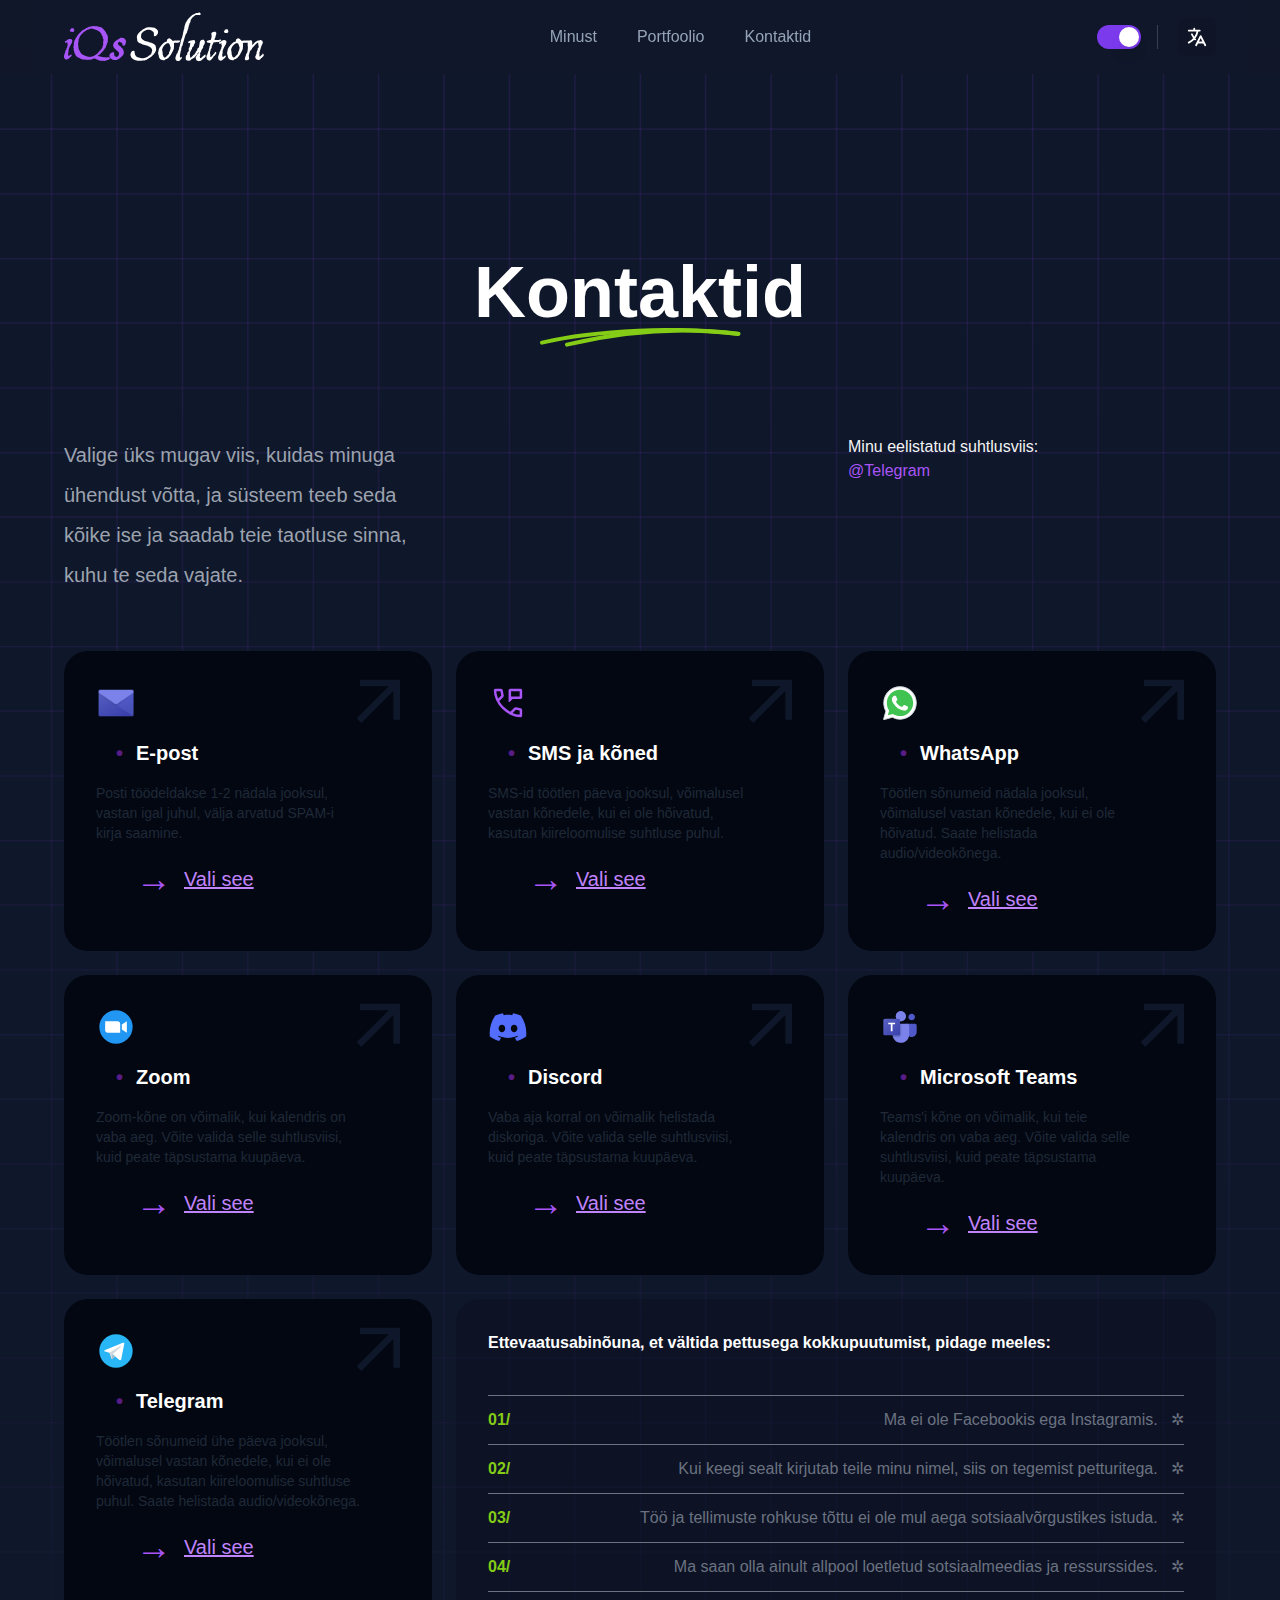
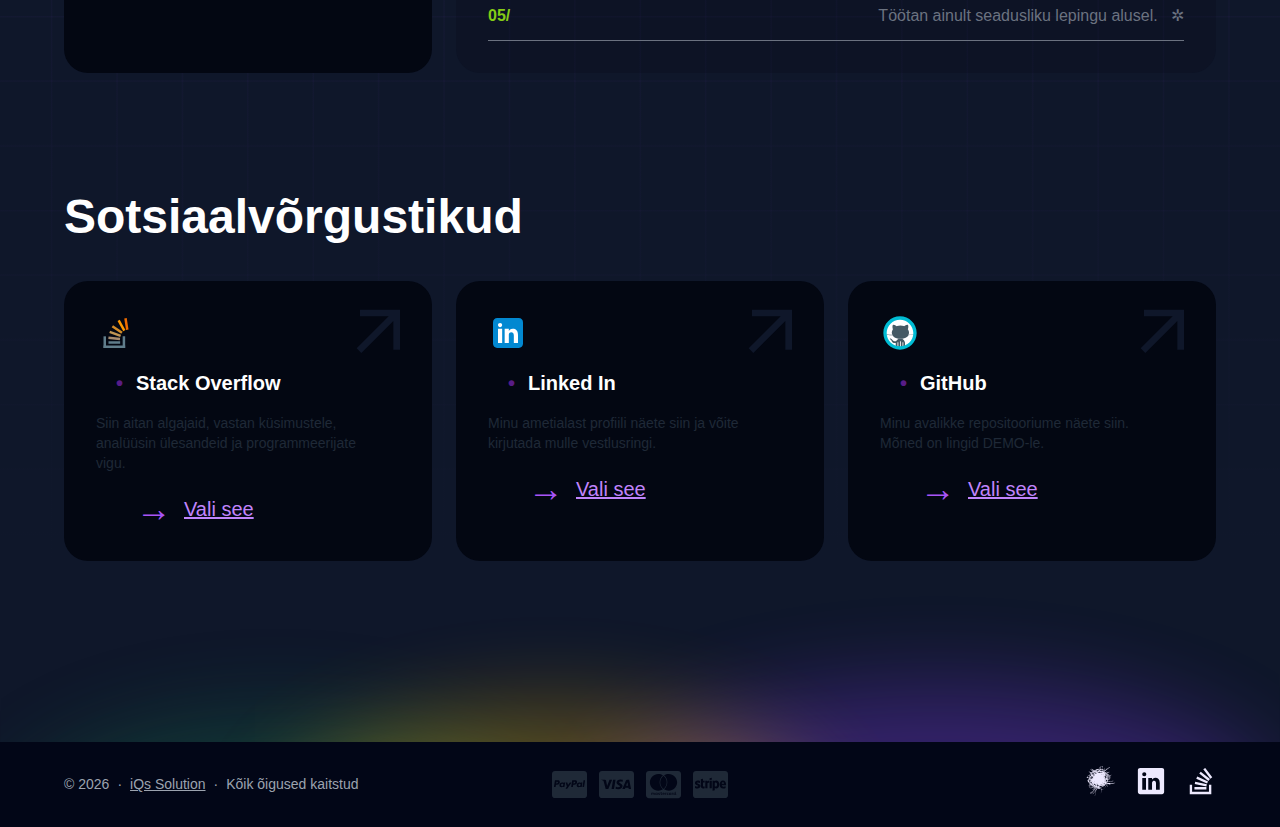
<file: contact.html>
<!DOCTYPE html><html lang="en"><head><meta charSet="utf-8"/><meta name="viewport" content="width=device-width"/><title>Kontaktid</title><meta name="description" content="..."/><meta name="next-head-count" content="4"/><link rel="stylesheet" href="/css/main.css"/><link href="/favicon.png" rel="shortcut icon" type="image/x-icon"/><link rel="preload" href="/_next/static/css/4eb8ddb510152b26.css" as="style" crossorigin=""/><link rel="stylesheet" href="/_next/static/css/4eb8ddb510152b26.css" crossorigin="" data-n-p=""/><noscript data-n-css=""></noscript><script defer="" crossorigin="" nomodule="" src="/_next/static/chunks/polyfills-c67a75d1b6f99dc8.js"></script><script src="/_next/static/chunks/webpack-acdf13c491710264.js" defer="" crossorigin=""></script><script src="/_next/static/chunks/framework-32b1c5051d7c7582.js" defer="" crossorigin=""></script><script src="/_next/static/chunks/main-0b94eca9f1773c39.js" defer="" crossorigin=""></script><script src="/_next/static/chunks/pages/_app-ddf9eefca9f6508d.js" defer="" crossorigin=""></script><script src="/_next/static/chunks/5c0b189e-76020b692fcfc423.js" defer="" crossorigin=""></script><script src="/_next/static/chunks/261-9d7b70829e82a77f.js" defer="" crossorigin=""></script><script src="/_next/static/chunks/118-d4cc26549afb4a90.js" defer="" crossorigin=""></script><script src="/_next/static/chunks/pages/contact-4ccc0059c6ad2d3a.js" defer="" crossorigin=""></script><script src="/_next/static/3AF4CwW7meGVxXB8oPDkh/_buildManifest.js" defer="" crossorigin=""></script><script src="/_next/static/3AF4CwW7meGVxXB8oPDkh/_ssgManifest.js" defer="" crossorigin=""></script></head><body><div id="__next"><div class="dark"><header class="transform ease-in-out duration-500 bg-slate-200/50 dark:bg-gray-900/50 backdrop-blur-xl py-3 xl:py-3 2xl:py-9 fixed w-full z-50"><div class="max-w-6xl xl:max-w-6xl 2xl:max-w-7xl mx-auto flex justify-content justify-items-center justify-between"><div><a class="font-bold text-6xl text-gray-900 dark:text-white header" href="/"><span class="hidden">iQs Solution</span><svg xmlns="http://www.w3.org/2000/svg" width="200" height="50" viewBox="0 0 365 89" fill="currentColor"><g id="iQs" transform="translate(0, 24)" fill="#a855f7" fill-rule="evenodd"><path d="M54.8301 0.633789C55.4011 0.715355 56.0136 0.798007 56.666 0.879883C57.3775 0.877797 58.0897 0.836912 58.8018 0.757812L58.8574 0.751953H59.4248C60.6376 0.752077 61.7307 0.995715 62.5615 1.61133C62.9926 1.59111 63.4219 1.6386 63.8447 1.75293L64.0928 1.82812L64.1602 1.85059L64.2246 1.88184C64.4587 1.99902 64.6706 2.15447 64.8643 2.33008C64.8915 2.34369 64.9191 2.35748 64.9463 2.37109C65.5987 2.26794 66.2861 2.28362 66.8584 2.61035C67.224 2.69771 67.5713 2.81911 67.8789 2.99512L68.7549 3.21484L69.3906 3.37305L69.499 4.02051C69.5179 4.13344 69.5446 4.2055 69.5645 4.25C70.0158 4.34277 70.4083 4.58122 70.7383 4.87695C71.2627 5.15159 71.5648 5.66642 71.7451 6.11719C71.7848 6.20406 71.8182 6.2932 71.8467 6.38477H72.376L72.6729 6.83008C72.7337 6.92147 72.7975 7.02927 72.8496 7.14648C72.8721 7.19713 72.9004 7.26828 72.9238 7.35449C73.0033 7.43693 73.0858 7.52704 73.1689 7.62207C73.4927 7.99207 73.9163 8.52842 74.4326 9.2168C74.9563 9.91506 75.4796 10.6555 76.001 11.4375C76.5265 12.2258 77.0066 13.0572 77.4443 13.9277C78.0463 14.8762 78.5686 15.7885 79.0068 16.665C79.4504 17.5523 79.7701 18.4513 79.9629 19.3594C80.1384 19.7407 80.2646 20.1494 80.2646 20.5684V21.3359C80.2646 21.9391 80.1382 22.5011 79.874 22.9941C80.0222 23.2198 80.1324 23.4667 80.2129 23.708L80.2891 23.9375L80.2529 24.1768L79.9971 25.8408L79.9854 25.9131L79.9639 25.9824C79.8035 26.5036 79.7158 26.908 79.6826 27.207C79.669 27.3294 79.6674 27.4203 79.6689 27.4854C79.7105 27.5416 79.7443 27.5949 79.7705 27.6387C79.8755 27.8142 79.9731 28.0333 80.0645 28.2617L80.1367 28.4404V28.6328C80.1366 29.2684 79.9437 29.871 79.6104 30.4268L79.6084 30.4258C79.4965 30.6333 79.3569 30.8249 79.1973 31.001C79.1336 31.1283 79.0705 31.2565 79.0068 31.3838C78.8946 31.6083 78.7404 31.8611 78.5605 32.1309L78.5049 32.2129L78.4824 32.2344C78.4788 32.2549 78.4727 32.2902 78.4727 32.3447V32.4678L78.4424 32.5869C78.3698 32.8773 78.293 33.1446 78.2168 33.3877V33.624H77.9648L78.0996 34.7217C78.1565 34.7073 78.1096 34.7042 77.9502 34.8477C77.8176 34.967 77.6506 35.1496 77.4492 35.4102V35.5439C77.4492 35.985 77.2252 36.3107 77.0283 36.5078L76.9775 36.5586L76.7783 36.707C76.7569 36.9154 76.7224 37.1226 76.6758 37.3291C76.6667 37.7135 76.6171 38.0961 76.5225 38.4746L76.5127 38.5127L76.501 38.5488C76.3892 38.8838 76.1748 39.1523 75.9717 39.3555C75.9069 39.4203 75.836 39.483 75.7627 39.5459C75.7753 39.6165 75.7852 39.6905 75.7852 39.7686V39.9307L75.7334 40.085C75.5288 40.6985 75.1351 41.3421 74.4082 41.5898L74.2588 41.6338C74.256 41.6345 74.2326 41.6401 74.1875 41.6787C74.1684 41.6951 74.1467 41.7187 74.1211 41.748V42.4863L73.8281 42.7793C73.7193 42.8881 73.5915 43.0031 73.4512 43.0967C73.3573 43.1592 73.1664 43.2729 72.9121 43.3125C72.801 43.4292 72.6853 43.598 72.5752 43.8389C72.5347 44.3899 72.3517 44.9148 72.0586 45.4033L71.9951 45.5088L71.9082 45.5957C71.7331 45.7708 71.5063 45.9416 71.2324 46.0449C71.2059 46.0669 71.1818 46.0885 71.1592 46.1055C71.0718 46.1708 70.9724 46.2308 70.8701 46.2891L70.582 46.7217C70.4395 47.1676 70.1956 47.564 69.8604 47.8994L69.79 47.9697L69.707 48.0244L69.1328 48.4062C68.8931 48.7869 68.5499 49.1297 68.0605 49.293C68.0283 49.3037 68.0003 49.3146 67.9766 49.3242V49.5264L67.6904 49.8115C67.6958 49.8056 67.6925 49.8094 67.6807 49.8271C67.6657 49.8496 67.6425 49.887 67.6143 49.9434L67.542 50.0889L67.0674 50.5635C67.0333 50.6305 67.0018 50.6858 66.9766 50.7236C66.8832 50.8638 66.7689 50.9908 66.6602 51.0996C66.575 51.1847 66.4894 51.2703 66.4043 51.3555C66.243 51.5168 66.0508 51.6416 65.8652 51.7422C65.8406 51.7615 65.8188 51.7797 65.7998 51.7959V52.1621L65.2471 52.4385C65.1633 52.4803 65.0792 52.5227 64.9941 52.5654C64.9092 52.6082 64.8218 52.6521 64.7354 52.6953C64.565 52.7805 64.394 52.866 64.2236 52.9512L64.1602 52.9824L64.0928 53.0049C64.0246 53.0277 63.8965 53.0949 63.7158 53.2754L63.6455 53.3457L63.5625 53.4004L61.6797 54.6543C61.9272 54.7999 62.214 54.9567 62.5439 55.1221C63.442 55.5294 64.1873 55.8002 64.7871 55.9502C65.106 56.0299 65.4687 56.111 65.874 56.1924C66.1178 56.2329 66.3833 56.2735 66.6699 56.3145L67.6133 56.4404L67.6211 56.4414L67.6299 56.4424C68.2405 56.5297 68.82 56.6614 69.3652 56.8359L72.8779 57.3379C73.4286 57.4165 73.9799 57.4561 74.5293 57.4561H74.5908L74.6533 57.4639C75.3065 57.5455 75.8884 57.6288 76.3965 57.7119H78.0283C78.4522 57.6336 78.8779 57.591 79.3047 57.5859C79.7548 57.5138 80.1855 57.471 80.5938 57.46C80.8723 57.3632 81.163 57.3281 81.4414 57.3281L81.7217 57.3408C82.3689 57.3988 82.9545 57.6598 83.4277 58.1328C83.5371 58.2422 83.6516 58.3699 83.7451 58.5107C83.821 58.6251 83.9766 58.8827 83.9766 59.2246V59.2266C83.976 59.5042 83.8766 59.7253 83.8057 59.8555C83.7287 59.9965 83.6332 60.1223 83.543 60.2275C83.3624 60.4381 83.122 60.6608 82.8486 60.8887L82.8164 60.915L82.7822 60.9395C81.8345 61.6029 80.7561 62.1158 79.5586 62.4844L79.5469 62.4873L79.5352 62.4912L75.4395 63.6436L75.4248 63.6475L75.4111 63.6504C74.076 63.9842 72.9465 64.159 72.1406 64.0596C71.9535 64.047 71.7779 63.9943 71.6318 63.9365H70.5811C70.3377 64.0128 70.0701 64.0894 69.7793 64.1621L69.6602 64.1924H69.5371C68.9105 64.1924 68.2478 64.1474 67.5518 64.0625C66.9048 64.0567 66.2849 63.9634 65.6982 63.7754C64.0571 63.4258 62.7025 62.9312 61.7061 62.2451C61.3103 62.0085 60.87 61.7695 60.3857 61.5273C59.9331 61.301 59.4356 61.109 58.8936 60.9541L58.8047 60.9277L58.7217 60.8867C58.4409 60.7463 58.1666 60.6445 57.9014 60.5781L57.7949 60.5518L57.6973 60.5029C57.3598 60.3342 56.9918 60.1286 56.5938 59.8926C56.4636 59.8565 56.3408 59.8399 56.2246 59.8398H56.0615L55.9082 59.7891C55.777 59.7454 55.5885 59.712 55.3281 59.7119C54.869 59.712 54.2185 59.8125 53.3496 60.0459C51.4009 60.9209 49.1698 61.5704 46.667 62.002L46.6611 62.0029C46.1272 62.0919 45.5914 62.1366 45.0557 62.1416C44.599 62.2267 44.1403 62.2724 43.6807 62.2725C42.3301 62.2724 40.9847 62.0517 39.6494 61.6201L39.5 61.7207L39.3877 61.7949L39.2607 61.8369C38.7496 62.0073 38.1019 62.1208 37.5137 61.8691C37.2007 61.8307 36.9111 61.7283 36.6494 61.5703C36.4978 61.5936 36.3454 61.6133 36.1924 61.623L35.873 61.6328H34.8477C33.2674 61.6327 31.92 61.4208 30.9902 60.8398L30.8926 60.7793L30.8115 60.6982C30.5962 60.4822 30.5005 60.2283 30.4541 60.043C30.4435 60.0008 30.4342 59.9583 30.4268 59.916C30.2879 59.8843 30.1551 59.8366 30.0273 59.7803C29.8778 59.7331 29.736 59.712 29.6006 59.7119H29.3643L28.7471 59.4033C28.1482 59.2655 27.6047 58.9496 27.1152 58.5195C26.4029 58.3957 25.658 57.9925 24.9307 57.4834L22.8086 56.0693L22.6904 55.832C22.6528 55.7567 22.6073 55.6576 22.5654 55.5439L22.4551 55.4893L22.3066 55.1914C22.2378 55.0538 22.1366 54.8362 22.0938 54.5879L20.9209 53.708V53.208C20.9208 52.6795 20.7885 52.4664 20.7012 52.3789L20.5352 52.2119L20.46 51.9883C20.2668 51.4089 19.907 50.8716 19.3418 50.377L19 50.0781L19.001 49.624C19.001 49.4203 19.0124 49.2085 19.0518 49.0117C19.0654 48.9435 19.0902 48.8511 19.1289 48.7471V48.375L18.7139 47.96L17.6221 43.5947L17.5928 43.4756V42.5889L17.6221 42.4697L17.8379 41.6084C17.8224 41.5338 17.7851 41.4131 17.6982 41.2393C17.5031 40.8489 17.359 40.4239 17.3408 39.9873C17.2477 39.2963 17.2537 38.5023 17.3418 37.6211L17.3486 37.5488L17.3662 37.4785C17.4384 37.1896 17.4648 36.9747 17.4648 36.8242V36.7012L17.4941 36.582C17.5756 36.2561 17.5927 36.0989 17.5928 36.0566V35.8203L17.6982 35.6094C17.7105 35.5848 17.7155 35.5678 17.7178 35.5586L17.7207 35.5439C17.7208 35.2243 17.7672 34.8907 17.8994 34.5762L18.1055 33.752V31.96C18.1055 31.5002 18.1505 31.0623 18.2451 30.6514C18.3529 29.4959 18.7339 28.2512 19.3506 26.9297L19.3848 26.8555V26.7324L19.4902 26.5215C19.5562 26.3895 19.6554 26.2203 19.8037 26.0713C19.8236 26.0514 19.8476 26.0321 19.8721 26.0107L19.874 26.0088L20.1504 25.4561H20.2617L20.416 24.9893C20.4536 24.4939 20.6341 23.9847 20.877 23.4912C21.0471 23.0498 21.3702 22.6475 21.7246 22.293C22.1043 21.9132 22.2105 21.6854 22.2305 21.6055L22.3418 21.1602L22.7539 20.9541C22.8409 20.9105 22.8843 20.8749 22.9023 20.8584L22.9336 20.7646L23.0078 20.6533C23.1052 20.5072 23.1802 20.3839 23.2383 20.2842C23.307 19.6092 23.6206 19.0175 24.0947 18.5205C24.589 17.8615 25.1075 17.1701 25.6006 16.5127C26.124 15.8149 26.6495 15.1572 27.1768 14.542L27.2021 14.5127L27.2285 14.4854L28.792 12.9219L28.8213 12.8975C29.3974 12.4037 29.9791 11.9043 30.5557 11.4102L31.4082 10.4375L31.4307 10.4131L31.4531 10.3896C31.7109 10.1318 31.8019 9.94263 31.8301 9.83008L31.9238 9.45508L32.2461 9.24023C32.3743 9.15476 32.503 9.06848 32.6309 8.9834C32.7336 8.91505 32.8362 8.84646 32.9385 8.77832C33.2178 8.51306 33.5364 8.2882 33.8965 8.14551L35.6963 7.06641C35.9592 6.87688 36.2472 6.83301 36.4482 6.83301C36.5255 6.83304 36.6017 6.83947 36.6748 6.84961C36.8461 6.70149 37.0351 6.5593 37.2383 6.42383C37.4939 6.2534 37.7502 6.08254 38.0059 5.91211L38.0576 5.87793L38.1133 5.84961C38.3971 5.70769 38.6372 5.56877 38.8389 5.43848C39.1191 5.17486 39.4371 4.95424 39.7949 4.81445C39.8481 4.78474 39.9282 4.73 40.0293 4.62891L40.0996 4.55859L40.1826 4.50391C40.4545 4.32267 40.7068 4.16907 40.9297 4.05762L40.9668 4.03906L41.0049 4.02344L42.2852 3.51172L42.3125 3.50098L42.3408 3.49219C42.4544 3.45413 42.7225 3.31714 43.1904 3.00879C43.6666 2.58896 44.3826 2.34976 45.1123 2.18652C45.4114 2.1023 45.6892 2.03722 45.9248 2.00781C46.0455 1.99277 46.1983 1.98124 46.3564 1.99707C46.4474 2.00621 46.6471 2.03383 46.8535 2.1543C46.8567 2.15371 46.8606 2.1531 46.8643 2.15234C47.0024 2.02561 47.1437 1.9102 47.2861 1.81543C47.4452 1.70963 47.7104 1.55884 48.0391 1.52734C49.1684 1.36476 50.1051 1.12571 50.8613 0.823242L51.04 0.751953H51.4082C51.5755 0.685828 51.7818 0.624118 52 0.624023C52.4284 0.624154 52.8442 0.715246 53.2393 0.879883H53.6436C53.8875 0.803459 54.1558 0.726936 54.4463 0.654297L54.6367 0.606445L54.8301 0.633789ZM105.003 21.9561C105.14 21.9902 105.271 22.0108 105.397 22.0195L105.859 22.0332L105.891 22.0342L105.923 22.0361C106.22 22.0547 106.515 22.0964 106.807 22.1572C107.271 22.1668 107.723 22.2033 108.143 22.2871C108.564 22.3713 109.061 22.5232 109.521 22.8223C110.086 23.1374 110.55 23.6022 110.841 24.2002H110.851L112.278 25.6279V25.7559L112.406 25.8838V26.1328C112.411 26.1401 112.416 26.1478 112.421 26.1553L112.918 26.6523V28.1064C113.164 29.0449 113.269 30.0815 112.943 31.0576L112.929 31.1006L112.913 31.1426L112.301 32.7354L111.959 33.8711C111.829 34.455 111.536 35.0294 111.02 35.4814C110.675 35.7826 110.294 35.9758 109.919 36.0977C109.888 36.1151 109.859 36.1345 109.829 36.1494C109.369 36.3796 108.931 36.3925 108.742 36.3926H107.914L107.328 35.8066C106.859 35.338 106.729 34.7824 106.685 34.5596C106.627 34.2728 106.614 33.9889 106.614 33.752V32.9268L106.737 32.8018C106.736 32.6957 106.734 32.6003 106.73 32.5146C106.696 32.4842 106.662 32.4517 106.628 32.418C106.472 32.2624 106.353 32.097 106.261 31.9316L105.468 31.5352L105.467 31.3604C105.396 31.3203 105.339 31.2848 105.3 31.2588C105.082 31.114 104.901 30.9483 104.768 30.8145L104.767 30.8135C104.741 30.7882 104.718 30.762 104.694 30.7363C104.319 30.7015 103.888 30.6185 103.495 30.4219L103.072 30.21L102.788 29.8311L102.524 29.4785L102.222 29.3779C102.218 29.3767 102.197 29.3701 102.156 29.3643L101.958 29.3525C101.706 29.3525 101.411 29.3329 101.1 29.2783C100.931 29.4474 100.763 29.5713 100.634 29.6572C100.35 29.8458 100.044 29.9908 99.7598 30.1045L98.9365 30.457C98.7818 30.5297 98.4699 30.7401 98.292 31.6885L98.2559 31.8809L98.2217 31.9639L98.2236 31.9678L98.5869 33.0576L98.8379 33.3086V33.8906C98.8636 33.9354 98.8874 33.9789 98.9121 34.0195L99.1631 34.4111L99.1807 34.4404C99.3429 34.704 99.5002 34.9877 99.6514 35.29L99.7129 35.4023C99.7464 35.4583 99.7822 35.508 99.8184 35.5537C99.8777 35.5933 99.9368 35.6333 99.9961 35.6729L101.042 36.3701L101.444 36.5713C101.649 36.6736 101.897 36.8163 102.137 37.0127C102.702 37.3839 103.178 37.857 103.551 38.4209C103.787 38.696 103.97 38.9981 104.109 39.3145C104.127 39.3381 104.142 39.361 104.158 39.3809L104.269 39.5059L104.442 39.6797L104.548 39.8545C105.244 40.1432 105.858 40.5906 106.335 41.207H106.336C106.344 41.2166 106.351 41.2267 106.358 41.2363C106.363 41.243 106.369 41.2492 106.374 41.2559H106.373C107.196 42.2976 107.91 43.6142 108.541 45.1445C109.006 46.1292 109.206 47.2146 109.206 48.3447C109.206 48.7362 109.15 49.128 109.067 49.5068C109.045 49.8847 108.981 50.2609 108.891 50.6221L108.837 50.834L108.823 50.8594C108.823 50.8725 108.822 50.8874 108.822 50.9043C108.822 51.5846 108.603 52.2001 108.355 52.6953L108.21 52.9854L107.849 53.3467C107.841 53.3543 107.833 53.3617 107.825 53.3691L107.29 54.4395H106.782C106.755 54.4784 106.728 54.5173 106.7 54.5557C106.641 54.6939 106.579 54.8139 106.52 54.9121C106.343 55.2056 106.127 55.4511 105.932 55.6465L105.931 55.6484C105.767 55.8114 105.501 56.0227 105.14 56.1592C104.948 56.4942 104.65 56.9184 104.196 57.2363C103.819 57.5497 103.378 57.7521 102.906 57.8418L102.811 58.1289L102.477 58.4619C102.205 58.7332 101.957 58.9706 101.739 59.1611C101.568 59.3113 101.27 59.5645 100.933 59.7334L100.736 59.8311L100.604 59.8643L100.603 59.8652C100.564 59.8907 100.504 59.937 100.422 60.0117C100.33 60.2282 100.203 60.4481 100.021 60.6543L99.916 60.7666C99.2846 61.3978 98.4485 61.7127 97.5625 61.624C97.5615 61.6242 97.5606 61.6248 97.5596 61.625C97.4541 61.6484 97.2993 61.691 97.0869 61.7617L97.0137 61.7861L96.9395 61.8047L96.9307 61.8066C96.4327 62.1418 95.866 62.248 95.4297 62.248H91.9736C91.9 62.2481 91.8413 62.2503 91.7959 62.2529L91.3486 62.4766L90.666 62.333C88.8418 61.9489 87.2156 61.3062 85.8438 60.3564V60.3555C84.9049 59.7415 84.3425 58.7157 83.9727 57.791C83.8187 57.4061 83.6707 57.0738 83.5293 56.791C83.388 56.5084 83.2576 56.2834 83.1416 56.1094L82.8057 55.6055V54.6162C82.8057 54.1759 82.9028 53.7659 83.0596 53.3975C83.0601 53.3956 83.0601 53.3933 83.0605 53.3916C83.063 53.3828 83.065 53.3757 83.0664 53.3701C83.0804 52.9462 83.1922 52.3648 83.6113 51.8496C83.9141 51.4272 84.286 51.0662 84.7207 50.7764L84.7607 50.75L84.8008 50.7256C84.8223 50.7127 84.8397 50.6987 84.8555 50.6885C85.6916 49.1941 87.1867 48.5082 88.7471 48.2852L89.7363 48.1436L89.9854 48.3926H91.2861V49.8848C91.491 50.2663 91.6483 50.7083 91.6934 51.2031C91.7329 51.638 91.6781 52.0578 91.5479 52.4492C91.5521 52.5646 91.5583 52.661 91.5654 52.7393C91.5713 52.8034 91.5779 52.8464 91.582 52.8721L92.1934 54.584L92.2109 54.6318L92.2256 54.6816C92.2781 54.8567 92.325 54.9953 92.3662 55.1016C92.3712 55.1144 92.3772 55.1262 92.3818 55.1377C92.3969 55.1461 92.4145 55.1562 92.4346 55.167L92.6123 55.2588L92.6133 55.2598L93.3818 55.6445C93.7301 55.8189 94.0401 56.0624 94.2988 56.2988L94.54 56.5303L94.5957 56.5859C95.0371 56.5905 95.4915 56.6429 95.9365 56.7754C96.1596 56.8298 96.2826 56.8398 96.3262 56.8398L96.5312 56.835C96.7176 56.8249 96.8478 56.8016 96.9316 56.7793C96.9803 56.7663 97.0067 56.754 97.0176 56.749L97.0811 56.6992L97.1719 56.6406C97.8789 56.1907 98.5613 55.556 99.2061 54.6963L99.291 54.583L99.3916 54.4824C99.415 54.459 99.4379 54.4351 99.4609 54.4121C99.4704 54.3967 99.4793 54.3808 99.4893 54.3652C99.5547 54.1975 99.6302 54.0545 99.6992 53.9395C99.7007 53.937 99.7017 53.9341 99.7031 53.9316C99.7085 53.6913 99.7542 53.491 99.7656 53.4395C99.7883 53.3372 99.816 53.2336 99.8428 53.1396C99.8971 52.9491 99.9715 52.7143 100.061 52.4473L100.21 52L100.537 51.6719L100.473 50.3643C100.407 49.062 100.009 48.2845 99.4629 47.7793C98.9612 47.3607 98.4195 46.904 97.8398 46.4072L97.7812 46.3574L97.7275 46.3027C97.3135 45.8887 96.8648 45.5075 96.3818 45.1572C95.7823 44.8065 95.2819 44.2746 95.0098 43.5547C93.4615 42.5164 92.2051 41.4942 91.4189 40.4834L91.2607 40.2803L91.1602 40.0439L90.7764 39.1484L90.6143 38.7705V38.5762L90.4863 38.3203V38.2432C90.2766 37.9828 90.0784 37.6856 89.9307 37.3535L89.5898 37.0127V35.8008C89.5898 34.9842 89.7878 34.1864 90.1035 33.4277L90.8691 31.3857L91 31.0371L91.2471 30.7588L92.3096 29.5635L92.3516 29.5225L93.5039 28.3701C93.8387 28.0354 94.2122 27.7186 94.6143 27.417C94.8692 27.2258 95.1393 26.9906 95.4238 26.7061C96.2923 25.8376 97.3405 25.2059 98.5498 25.0234V24.9883L99.1357 24.4023C99.6444 23.8937 100.282 23.6256 100.943 23.5723C100.957 23.5664 100.972 23.5595 100.988 23.5518C100.991 23.5498 100.993 23.5471 100.996 23.5449C101.063 23.4894 101.166 23.3955 101.312 23.25C101.819 22.7425 102.466 22.2837 103.265 22.084L103.504 22.0244H103.564L103.908 21.6826L105.003 21.9561ZM10.7275 24.0479C10.9996 24.0479 11.2758 24.1048 11.5371 24.1826C11.8482 24.1977 12.1734 24.2519 12.5059 24.335C13.0645 24.4746 13.5671 24.6505 13.9756 24.8838C14.3768 25.1129 14.7822 25.4514 14.9844 25.9561L15.0557 26.1357V29.3027L14.7627 29.5957C14.649 29.7094 14.5929 29.7948 14.5664 29.8477C14.5538 29.8728 14.5482 29.8895 14.5459 29.8984L14.5439 29.9121V31.0938L14.3057 31.3311C14.2988 31.3436 14.2897 31.361 14.2783 31.3838C14.2346 31.4713 14.1762 31.6026 14.1025 31.7852C13.9731 32.2386 13.7415 32.6415 13.417 32.9854C13.1263 33.351 12.8688 33.7546 12.6465 34.1992C12.381 34.7301 12.113 35.2229 11.8418 35.6748L11.8076 35.7324L11.7656 35.7852C11.4701 36.1546 11.2083 36.564 10.9824 37.0156C10.7363 37.5079 10.5353 37.9517 10.377 38.3477L10.3613 38.3867L10.3428 38.4238C10.2572 38.595 10.1714 38.7661 10.0859 38.9365C10.0004 39.1071 9.9151 39.2772 9.83008 39.4473C9.70448 39.6985 9.60263 39.9966 9.53223 40.3486L9.51855 40.418L9.49512 40.4854L8.72754 42.6611L8.70605 42.7197L8.67871 42.7754C8.62159 42.8896 8.55292 43.0561 8.47656 43.2852C8.42347 43.4446 8.40039 43.5938 8.40039 43.7363V43.8984L8.34863 44.0527C8.30573 44.1814 8.2625 44.3099 8.21973 44.4375C8.19158 44.5215 8.16266 44.6051 8.13477 44.6885C8.12915 44.789 8.12008 44.8888 8.10547 44.9883C8.13406 45.0412 8.15887 45.0949 8.17969 45.1494L8.74512 45.7148L8.42285 46.3594L8.01562 47.1729V49.3486L7.6543 50.0713L7.50391 50.3711V52.8213C7.53453 52.8581 7.56562 52.8934 7.59277 52.9297C7.64507 52.9996 7.70663 53.0897 7.75879 53.1943C7.78087 53.2386 7.8131 53.3087 7.83984 53.3984C8.01808 53.7985 8.11861 54.2605 8.01562 54.7383V55.1406C8.11292 55.1073 8.21159 55.0792 8.30957 55.0547L8.42871 55.0244H8.55176C8.62451 55.0244 8.69141 55.0212 8.75293 55.0186C8.8097 54.9047 8.88803 54.7871 8.99609 54.6787L9.28906 54.3848H10.1201L11.127 53.5791C11.4577 53.2903 11.7304 53.0604 11.9385 52.8984C12.0437 52.8166 12.1496 52.7388 12.2471 52.6768C12.2948 52.6464 12.3606 52.6073 12.4355 52.5723C12.4764 52.5532 12.6608 52.4639 12.9043 52.4639H13.3203L13.6143 52.7598L13.7422 52.8887L13.8555 53.002L13.9268 53.1465C14.3657 54.026 13.934 54.8245 13.4453 55.3525C13.1354 55.8434 12.7413 56.2786 12.2715 56.6582L11.0127 57.791L10.959 57.8398L10.8984 57.8799C10.707 58.0075 10.5017 58.177 10.2832 58.3955L10.2129 58.4658L10.1309 58.5205C9.95068 58.6406 9.70363 58.8462 9.38672 59.1631C8.73871 59.8111 8.03993 60.3711 7.29004 60.8398L7.27344 60.8506L7.25586 60.8604C6.56041 61.2577 5.78139 61.5478 4.92871 61.7373L4.82129 61.7607H4.71191C3.76391 61.7607 2.81195 61.2382 1.91113 60.5176L1.86816 60.4824L1.45898 60.0732C1.37042 60.0255 1.29257 59.9736 1.23145 59.9277C1.09129 59.8225 0.946451 59.6886 0.804688 59.5469L0.637695 59.3799L0.563477 59.1562C0.559145 59.1433 0.473771 58.8871 0.307617 58.3887L0.255859 58.2344V57.4326C0.255859 57.3008 0.23613 57.2464 0.233398 57.2393L0.202148 57.1758L0.179688 57.1084C0.0916761 56.8443 0.0346159 56.574 0.0117188 56.2998L0 56.0244V55.3848C0 55.0701 0.0111934 54.7877 0.0400391 54.5566C0.0543107 54.4424 0.0761827 54.3127 0.114258 54.1855C0.143834 54.0868 0.219933 53.8536 0.419922 53.6533H0.420898L0.639648 53.4346V52.332L0.745117 52.1211C0.878414 51.8545 0.896484 51.7141 0.896484 51.6719V51.2578L1.16016 50.9932C1.18138 50.7555 1.25372 50.4864 1.42871 50.2422C1.49199 50.1156 1.55488 49.9889 1.61816 49.8623C1.69178 49.6488 1.76962 49.4485 1.85449 49.2676L2.17578 48.1973V47.3252L2.20605 47.2061C2.47888 46.1148 2.90211 45.1746 3.51172 44.4365C3.93592 43.7955 4.25746 43.1261 4.48047 42.4277V41.5264L4.53223 41.3721C4.66344 40.9786 4.94352 40.4983 5.28809 39.9814L5.34277 39.8994L5.41309 39.8291C5.70543 39.5367 5.83445 39.334 5.8877 39.2197V37.1787L6.14355 36.9229V36.4619L6.5293 36.2686C6.55131 36.223 6.57432 36.1794 6.59961 36.1387C6.63975 35.9418 6.65625 35.7879 6.65625 35.6719V35.5488L6.68652 35.4297C6.73201 35.2476 6.73197 35.0725 6.68652 34.8906L6.65625 34.7715V33.1348L6.33301 32.9199L5.88672 32.6221L5.8877 32.0859C5.88796 31.9502 5.91346 31.7545 6.01562 31.5566V31.418L6.30859 31.125C6.33586 31.0977 6.37429 31.0517 6.3916 30.9414L6.40039 30.8086V30.0771L6.38867 30.0732L6.34961 30.0576L6.33203 30.0488C6.22783 30.1029 6.1196 30.1487 6.00879 30.1895C5.93835 30.2246 5.86787 30.26 5.79785 30.2949C5.71231 30.3376 5.62766 30.3805 5.54297 30.4229C5.32419 30.5322 5.08835 30.6081 4.83984 30.6396C4.66199 30.718 4.46766 30.7914 4.26074 30.8604L4.10645 30.9121H3.94434C3.94302 30.9121 3.93852 30.9119 3.92969 30.9141C3.92048 30.9164 3.90377 30.9221 3.87891 30.9346L3.66797 31.04H3.43164C3.22807 31.04 3.01696 31.0276 2.82031 30.9883C2.65506 30.9552 2.3402 30.8744 2.08496 30.6191H2.08398C1.86798 30.4028 1.772 30.1485 1.72559 29.9629C1.67768 29.7713 1.66407 29.5766 1.66406 29.4004V28.4014L1.79199 28.4004V28.2354L2.5498 28.0469C2.73673 28.0001 2.95938 27.8972 3.2168 27.7041L3.48242 27.5039H3.81641C3.81799 27.5039 3.82229 27.5039 3.83008 27.502C3.83903 27.4997 3.85571 27.494 3.88086 27.4814L3.99707 27.416C4.00638 27.4098 4.01147 27.405 4.01367 27.4033C4.2388 27.1797 4.49225 26.9839 4.77637 26.8418L4.83984 26.8105L4.90723 26.7881C4.9963 26.7584 5.05314 26.7332 5.08594 26.7178C5.31601 26.4906 5.54143 26.2875 5.75977 26.1143V25.9141L6.25098 25.4229L6.33301 25.3682C6.55652 25.2192 6.86699 25.0723 7.24023 25.0723C7.38366 25.0723 7.51864 25.095 7.64453 25.1338L8.25293 24.7285L8.36426 24.6543L8.49121 24.6113L9.64355 24.2275L9.79785 24.1768H10.1348C10.3011 24.1107 10.5074 24.0483 10.7256 24.0479H10.7275ZM49.0869 5.3125H48.6729C48.6534 5.3125 48.5543 5.32017 48.3486 5.38867C48.1927 5.44065 48.0778 5.47869 47.9639 5.5166C47.8497 5.55459 47.7356 5.5927 47.5801 5.64453L47.5439 5.65723L47.5068 5.66602C47.2422 5.73219 46.9687 5.83404 46.6875 5.97461L46.624 6.00586L46.5566 6.02832C46.3492 6.09747 46.1207 6.16262 45.875 6.22852C45.3047 6.76187 44.4919 7.05145 43.6191 7.21191L43.6201 7.21289C43.4047 7.25597 43.1976 7.29687 42.9912 7.33789C42.7868 7.37854 42.5825 7.41945 42.3701 7.46191C42.0621 7.53965 41.8943 7.60322 41.8232 7.63867C41.8211 7.63982 41.8114 7.64529 41.7949 7.65625C41.775 7.66957 41.7473 7.68929 41.7129 7.7168C41.6427 7.77296 41.5537 7.85361 41.4443 7.96289L41.374 8.0332L41.292 8.08789C41.0736 8.23348 40.7604 8.46618 40.3467 8.79688C39.5406 9.52491 38.7304 10.1014 37.9453 10.334C37.7831 10.509 37.6167 10.6687 37.4453 10.791C37.2978 10.8962 36.8809 11.1657 36.3799 11.0723H36.3691L36.3545 11.0781C36.3441 11.0826 36.3323 11.0882 36.3193 11.0947C36.2292 11.1398 36.1067 11.2118 35.9473 11.3135L35.4971 11.9893L35.4277 12.0596L34.9287 12.5586L34.7832 12.6309C34.7271 12.6589 34.6894 12.6814 34.667 12.6963L34.6631 12.6982L34.6602 12.7002C33.9069 13.5373 33.1952 14.3343 32.5244 15.0889L32.5049 15.1113L32.4844 15.1318C31.8165 15.7997 31.1911 16.4661 30.6094 17.1309L30.5879 17.1562L30.5645 17.1797C30.0354 17.7087 29.5785 18.3162 29.1953 19.0059L29.1826 19.0283L29.1689 19.0508C28.8205 19.6084 28.5602 20.2949 28.4082 21.1309L28.3955 21.2012L28.373 21.2686C28.2304 21.6964 28.0391 22.1652 27.8027 22.6719L27.5508 23.1914L26.71 24.8721L26.6641 24.918C26.6487 24.9854 26.6328 25.1083 26.6328 25.3047V25.5098L26.5518 25.6982C26.5034 25.8111 26.4685 25.9053 26.4443 25.9814L26.5049 26.042V27.1182L26.6543 27.417L26.8135 27.7344L26.7363 28.0811C26.643 28.5011 26.5288 28.8845 26.3828 29.2061C26.2618 29.4724 26.0799 29.7823 25.7949 30.0146C26.0148 30.2819 26.1211 30.6058 26.1211 30.9365V31.1729L26.0146 31.3838C25.853 31.7072 25.7268 31.9688 25.6328 32.1738C25.6665 32.2457 25.696 32.3156 25.7178 32.3809C25.831 32.7208 25.8642 33.1108 25.8643 33.4961C25.8643 34.356 25.8147 35.1248 25.707 35.79C26.2163 36.37 26.377 37.1886 26.377 37.9766C26.3769 38.6215 26.3302 39.2665 26.2383 39.9102L26.2373 39.9219L26.2354 39.9326C26.1835 40.2438 26.1737 40.5161 26.1963 40.7539L26.2295 40.9805L26.2334 41.0029L26.3262 41.0957L26.3984 41.2412C26.4775 41.3993 26.5401 41.5135 26.5859 41.5898C26.6033 41.6188 26.616 41.6386 26.624 41.6504L26.8311 41.8574L26.8779 42.1865C26.943 42.6421 27.1097 43.1204 27.3975 43.624L28.5527 45.6465V45.7393C28.599 45.8302 28.6731 45.9635 28.7812 46.1445C28.9105 46.3215 29.0283 46.5007 29.1182 46.6797C29.1752 46.7933 29.2349 46.9417 29.2754 47.1113C29.3064 47.1656 29.3313 47.2033 29.3496 47.2275L29.833 47.4697V48.0293C29.8336 48.032 29.8342 48.035 29.835 48.0381C29.8461 48.0828 29.8663 48.1496 29.8965 48.2422C29.9818 48.4237 30.0604 48.625 30.1348 48.8408C30.5526 49.6748 30.8175 50.1579 30.9453 50.3496L31.1133 50.6016V50.6592C31.2752 50.777 31.5666 50.9394 32.0332 51.1338L33.4121 51.708L33.0078 52.1113C33.02 52.119 33.0324 52.1268 33.0449 52.1348C33.089 52.1626 33.1363 52.1925 33.1865 52.2227C33.5317 52.4298 33.8446 52.6391 34.0898 52.8457C34.2268 52.8991 34.3752 52.9681 34.5156 53.0566C35.1386 53.2179 35.6764 53.3836 36.1162 53.5596C36.5626 53.7381 36.973 53.9201 37.3438 54.1055C37.6919 54.2796 38.0721 54.4921 38.4824 54.7363C38.5739 54.7729 38.6654 54.81 38.7568 54.8467C38.8575 54.8871 38.9587 54.9275 39.0596 54.9678L39.7002 55.2236L39.8115 55.2686L39.9102 55.3389C40.3261 55.6357 41.0751 55.9352 42.2598 56.1787C42.8545 56.1839 43.397 56.2285 43.876 56.3242C44.2701 56.403 44.6338 56.4838 44.9648 56.5645C45.2407 56.572 45.5341 56.605 45.8086 56.6973C46.0434 56.7121 46.2757 56.7514 46.5039 56.8145C48.9915 56.8015 51.0695 56.4333 52.7637 55.7422C53.6709 55.3289 54.6662 54.8306 55.75 54.2471C56.7542 53.7063 57.7205 53.1279 58.6514 52.5166C58.9713 51.9576 59.4893 51.5261 60.0801 51.1885L60.1045 51.1748L60.1299 51.1621C60.3785 51.0377 60.5879 50.8857 60.7646 50.709C61.0308 50.4429 61.3072 50.2088 61.5918 50.0098L61.8027 49.7988C61.8116 49.781 61.8201 49.7629 61.8291 49.7451C61.8383 49.7269 61.8483 49.7087 61.8574 49.6904C61.8668 49.6716 61.8764 49.6527 61.8857 49.6338C61.8955 49.614 61.9052 49.5939 61.915 49.5742C61.9862 49.2527 62.1578 48.9949 62.3145 48.8125C62.5255 48.5668 62.8 48.3482 63.0938 48.1523L63.2578 48.043C63.3115 47.9356 63.3572 47.8442 63.3945 47.7695L63.4668 47.624L63.5811 47.5098C63.6933 47.3975 63.7511 47.3112 63.7783 47.2568L63.8506 47.1113L63.9648 46.9971C64.1687 46.7932 64.3205 46.6314 64.4258 46.5088C64.513 46.4072 64.5457 46.3589 64.5508 46.3525L64.6191 46.2158L64.7334 46.1016C65.2592 45.5759 65.95 45.1395 66.7607 44.7725C66.9416 44.6667 67.0768 44.5603 67.1787 44.457L66.7139 43.9922L67.4209 43.2852C67.6037 43.1024 67.8059 42.938 68.0273 42.8057C68.0288 42.8006 68.0299 42.7951 68.0312 42.79C68.0352 42.7757 68.0395 42.7615 68.0439 42.748C68.1153 42.5343 68.2372 42.3641 68.3447 42.2412L68.4453 42.1338L68.8271 41.751C68.8704 41.6503 68.9205 41.5256 68.9717 41.3721C69.0822 41.0405 69.2415 40.7222 69.4395 40.417C69.8104 39.7492 70.0384 39.3289 70.1396 39.1357C70.1639 39.0463 70.1862 38.9356 70.1953 38.7988L70.2012 38.6162C70.2012 38.1239 70.3204 37.5818 70.5078 37.0195L70.5762 36.8428C70.7408 36.4656 71.0157 36.12 71.3174 35.8086C71.4623 35.6101 71.5524 35.433 71.6055 35.2773C71.6024 35.1152 71.5963 34.991 71.585 34.9004C71.5782 34.846 71.5703 34.8131 71.5664 34.7969C71.5102 34.6816 71.4379 34.5202 71.3936 34.3359L71.2236 34.166L71.2246 33.752C71.2247 33.4648 71.2627 33.1666 71.3662 32.8809C71.4086 32.5088 71.5507 32.1742 71.748 31.8779C71.7012 31.7578 71.6486 31.6351 71.5869 31.5117L71.5371 31.4131L71.5107 31.3066C71.4067 30.8902 71.3525 30.4671 71.3525 30.04V29.2383L71.4033 29.084C71.4342 28.9915 71.4652 28.8987 71.4961 28.8066C71.5081 28.7708 71.5203 28.7349 71.5322 28.6992C71.5751 28.5712 71.6178 28.4434 71.6602 28.3164C72.0104 27.2656 72.1994 26.2608 72.2393 25.3008C71.988 25.0068 71.7753 24.6859 71.6602 24.3408L71.6484 24.3047L71.6387 24.2666C71.6307 24.2348 71.6215 24.2231 71.6162 24.2168C71.6095 24.2088 71.5859 24.1827 71.5215 24.1504L71.1504 23.9648L71.0195 23.5723C70.9238 23.285 70.8491 23.002 70.8164 22.7402C70.7956 22.5737 70.7806 22.3335 70.8408 22.0791V21.5928C70.8408 21.4496 70.8167 21.2997 70.7637 21.1406L70.7129 20.9863V20.8242C70.7129 20.7855 70.7102 20.7518 70.709 20.7227L70.585 20.5986V20.2422C70.4256 19.9881 70.3805 19.7174 70.3643 19.5391C70.347 19.3492 70.3523 19.1372 70.373 18.9111C69.6552 18.3809 69.1567 17.5998 68.8438 16.6611L68.8398 16.6504L68.8369 16.6387C68.5246 15.6235 68.1047 14.7984 67.5947 14.1426C67.2603 13.7248 66.8837 13.2633 66.4648 12.7607C66.0351 12.245 65.6461 11.7697 65.2998 11.3369L65.2803 11.3115C64.6193 10.4304 63.8248 9.78082 62.8955 9.3418L61.6973 8.98242L61.6152 8.95703L61.5381 8.91895C61.4239 8.86187 61.2571 8.79308 61.0283 8.7168C60.7447 8.62224 60.4838 8.52016 60.2578 8.40723L60.1689 8.36328L60.0908 8.30176C59.6991 7.99705 59.3788 7.73478 59.1396 7.51953C59.1337 7.5142 59.1278 7.50842 59.1221 7.50293L59.1064 7.48828H58.6572C58.4432 7.48828 58.2152 7.44068 58.0303 7.39453C57.8254 7.34338 57.5853 7.27028 57.3164 7.18066L57.249 7.1582L57.1855 7.12695C56.9044 6.98638 56.6309 6.88459 56.3662 6.81836L56.2598 6.79199L56.1621 6.74316C55.8521 6.58817 55.4964 6.42912 55.0957 6.26855C54.8213 6.17708 54.592 6.10074 54.3623 6.02441C54.1271 5.94627 53.891 5.86795 53.6045 5.77246C53.1561 5.62301 52.7523 5.51308 52.3936 5.4375C51.8657 5.43136 51.3376 5.38648 50.8115 5.29883C50.3317 5.21885 49.8861 5.13748 49.4756 5.05664H49.3428L49.0869 5.3125ZM77.8818 32.958L77.9238 32.917C77.9064 32.8996 77.8879 32.8843 77.8711 32.8701L77.8818 32.958ZM14.8242 4.33594C15.1855 4.33596 15.5371 4.37791 15.8701 4.46875C16.2462 4.48002 16.6188 4.53118 16.9863 4.62305L17.3613 4.7168L17.5762 5.03809C17.7576 5.31025 17.9109 5.56207 18.0225 5.78516L18.2783 6.29688L18.3096 6.36035L18.332 6.42773C18.5078 6.95497 18.6396 7.46911 18.6396 7.89648V8.89648H18.5117V9.59082L18.2188 9.88379C17.9937 10.1088 17.7487 10.3239 17.4941 10.4824C17.3791 10.6005 17.2901 10.6978 17.2246 10.7764C17.1625 10.8509 17.1348 10.8914 17.127 10.9033L16.8496 11.4561H16.2324C16.0562 11.4561 15.8614 11.4423 15.6699 11.3945C15.54 11.3621 15.3765 11.3035 15.2148 11.1973C14.7922 11.1921 14.389 11.1606 14.043 11.0723H12.998L12.8438 11.0205C12.5765 10.9314 12.344 10.8471 12.1582 10.7676C12.0657 10.728 11.971 10.6837 11.8828 10.6348C11.8085 10.5935 11.6771 10.516 11.5566 10.3955L11.4414 10.2812L11.3691 10.1357C11.377 10.1514 11.359 10.1131 11.2715 10.0078C11.1908 9.91081 11.0745 9.78444 10.917 9.62695L10.624 9.33398V8.11523L11.2529 7.86328C11.2568 7.86175 11.26 7.85893 11.2637 7.85742V7.73828L11.5195 7.48242V7.4043L11.625 7.19336C11.6679 7.10758 11.7111 7.0218 11.7539 6.93652C11.768 6.90837 11.7818 6.8796 11.7959 6.85156C11.8248 6.64135 11.8877 6.44143 11.9736 6.25195C12.0547 6.01609 12.1787 5.71082 12.3877 5.46973C12.7349 5.02304 13.194 4.73923 13.7256 4.63672L13.8984 4.46387H14.2822L14.4102 4.33594H14.8242ZM71.8408 6.76855C71.8155 6.76855 71.7516 6.7698 71.668 6.78906L71.0723 7.38477H71.8398L71.8408 6.76855ZM71.0361 7.33789L71.0723 7.38477L71.0732 7.25586C71.0591 7.28304 71.0471 7.31068 71.0361 7.33789Z"></path></g><g id="Solution" transform="translate(121, 0)" fill-rule="evenodd"><path d="M134.287 49.8535C134.65 50.3978 134.97 50.946 135.245 51.4971C135.491 51.9892 135.781 52.5276 136.115 53.1123L136.441 53.6826L136.047 54.208C135.989 54.2848 135.863 54.5685 135.863 55.2725C135.863 56.0712 135.715 56.8215 135.337 57.4512L135.273 57.5566L135.187 57.6436C135.152 57.6786 135.115 57.7128 135.081 57.7471C135.047 57.8142 135.015 57.8695 134.99 57.9072C134.956 57.9582 134.918 58.0065 134.88 58.0537C134.836 58.1773 134.783 58.2867 134.729 58.3779C134.654 58.5021 134.564 58.6179 134.47 58.7275C134.365 59.024 134.214 59.2963 134.021 59.543C133.981 59.7273 133.921 59.9048 133.838 60.0713C133.796 60.1559 133.753 60.2407 133.71 60.3262C133.667 60.4115 133.625 60.4981 133.582 60.584L133.509 60.7295L133.395 60.8438C133.359 60.879 133.329 60.9114 133.303 60.9395V61.0625L133.01 61.3555C132.982 61.3829 132.954 61.4101 132.927 61.4375C132.924 61.4439 132.922 61.4508 132.919 61.457V64.4668L132.385 64.7334C132.381 64.7365 132.377 64.7417 132.37 64.748C132.342 64.7762 132.297 64.828 132.239 64.915C132.096 65.1307 131.945 65.3922 131.789 65.7031L131.748 65.7842L131.694 65.8555C131.404 66.2422 131.066 66.5836 130.685 66.8818C130.446 67.1255 130.275 67.3893 130.16 67.6758L130.102 67.8174C130.102 67.9933 130.088 68.1876 130.04 68.3789C130.012 68.4915 129.962 68.6274 129.882 68.7666C129.853 68.8536 129.824 68.9411 129.795 69.0283C129.752 69.1563 129.71 69.2849 129.667 69.4131C129.565 69.7197 129.419 70.0533 129.242 70.4102L128.503 72.0137C128.36 72.4919 128.054 73.0663 127.667 73.6885L127.563 73.8779C127.346 74.2984 127.287 74.5735 127.287 74.7285V75.0908C127.316 75.1845 127.348 75.281 127.377 75.3818L127.513 75.8945L127.519 75.9199C127.705 76.7594 127.753 77.5954 127.472 78.2998L127.422 78.4229L127.343 78.5283L127.01 78.9707C126.934 79.1196 126.862 79.2547 126.793 79.3701C126.77 79.4088 126.74 79.4508 126.71 79.4961C126.71 79.5465 126.718 79.6165 126.74 79.7109L126.979 80.4277C127.08 80.7281 127.136 81.0362 127.151 81.3486C127.213 81.5643 127.257 81.7828 127.275 82.0049L127.287 82.2803V82.9443H127.768C128.069 82.8473 128.392 82.8192 128.688 82.8174L128.743 82.7617L128.855 82.6963C129.812 82.138 130.53 81.5628 131.038 80.9824L131.061 80.957L131.084 80.9336C131.891 80.1264 132.747 79.4055 133.649 78.7734L133.658 78.7666L133.668 78.7607C133.875 78.6229 134.003 78.5076 134.078 78.4219C134.152 78.337 134.154 78.3047 134.148 78.3262L134.185 78.1816L134.262 78.0537C134.676 77.3633 135.321 76.9455 136.106 76.8145L137.27 76.6211L137.271 76.9287H137.399V77.8506C137.568 78.2782 137.642 78.7682 137.476 79.2676L137.453 79.3359L137.422 79.3994C137.419 79.4065 137.399 79.4609 137.399 79.5928C137.399 79.9355 137.312 80.2588 137.166 80.5518L137.047 80.7891L136.826 80.9365C136.679 81.0348 136.559 81.1541 136.463 81.2988L136.408 81.3809L136.338 81.4512C136.036 81.753 135.713 82.0472 135.407 82.2246C134.847 82.6261 134.285 83.0677 133.722 83.5508L133.711 83.5605C133.246 83.9484 132.818 84.3755 132.431 84.8408C131.47 86.0786 130.193 87.0596 128.633 87.7939L128.632 87.793C128.366 87.9224 128.035 88.0259 127.682 88.1143C127.329 88.2024 126.938 88.2891 126.51 88.375C125.528 88.6387 124.581 88.7394 123.795 88.4775L123.571 88.4023L123.434 88.2646C123.422 88.2566 123.402 88.2439 123.373 88.2266C123.296 88.1806 123.182 88.1184 123.023 88.0391C122.841 87.9477 122.677 87.8604 122.54 87.7783C122.481 87.7426 122.41 87.6982 122.338 87.6465L122.319 87.6328C121.877 87.6328 121.459 87.4949 121.114 87.2129L120.972 87.083C120.481 86.5921 120.153 85.9577 119.949 85.2432L119.94 85.2109L119.933 85.1777L119.549 83.3857L119.527 83.2822V83.1768C119.527 83.0336 119.503 82.8838 119.45 82.7246L119.438 82.6885L119.429 82.6504C119.311 82.1798 119.289 81.6795 119.45 81.1963L119.525 80.9727L119.663 80.834C119.671 80.822 119.684 80.8027 119.701 80.7744C119.747 80.6976 119.809 80.5834 119.889 80.4248L120.145 79.9131C120.23 79.7413 120.337 79.5598 120.473 79.3965L120.84 78.7529C120.935 78.2844 121.222 77.8906 121.507 77.5869C121.709 77.216 121.955 76.8778 122.252 76.5811L123.66 75.1729L123.787 75.0342C123.91 74.8893 124.019 74.7247 124.112 74.5371L124.185 74.3916L124.3 74.2773C124.348 74.2291 124.399 74.1545 124.441 74.0283L124.484 73.9014L124.559 73.79C124.658 73.6413 124.73 73.5013 124.783 73.3721C124.802 73.0734 124.858 72.7793 124.954 72.4922C125.022 72.2885 125.091 72.0451 125.164 71.7607L124.05 72.875C123.937 72.9875 123.808 73.1466 123.663 73.3633C123.489 73.6245 123.303 73.8624 123.105 74.0713C123.035 74.1767 122.965 74.2824 122.895 74.3877C122.829 74.4852 122.764 74.5824 122.699 74.6797C122.586 74.9771 122.438 75.2645 122.255 75.5391L121.743 76.3066C121.578 76.5543 121.401 76.7819 121.214 76.9844C121.01 77.3589 120.763 77.6983 120.466 77.9951C120.338 78.1227 120.221 78.2399 120.114 78.3467C120.008 78.4531 119.912 78.55 119.826 78.6357C119.698 78.7641 119.569 78.8927 119.441 79.0205C119.313 79.1484 119.185 79.2758 119.058 79.4033C118.882 79.5786 118.731 79.7889 118.605 80.04L118.564 80.1211L118.511 80.1924L117.743 81.2158C117.456 81.5992 117.135 81.9348 116.774 82.1846L115.751 82.9521L115.679 83.0068L115.599 83.0469C115.428 83.1323 115.257 83.2176 115.086 83.3027C114.92 83.3854 114.755 83.4683 114.59 83.5508L112.309 84.8184L112.29 84.8291L112.271 84.8389C112.019 84.9645 111.809 85.1158 111.634 85.291L111.001 85.9238C110.521 86.4836 109.772 86.952 108.883 87.3652C108.719 87.4751 108.553 87.5367 108.42 87.5703C108.324 87.5945 108.227 87.6095 108.133 87.6191L107.855 87.6328C107.79 87.6329 107.589 87.6628 107.202 87.8174L107.023 87.8887H106.831C106.35 87.8887 105.939 87.8782 105.607 87.8545C105.301 87.8326 104.979 87.7953 104.723 87.71L104.498 87.6348L104.33 87.4668L104.074 87.21V87.209C104.066 87.2004 104.031 87.1655 103.97 87.1045C103.783 87.0521 103.402 86.9922 102.735 86.9922H102.117L101.841 86.4395C101.617 85.9908 101.44 85.5829 101.331 85.2305C101.255 84.985 101.162 84.6117 101.223 84.2305V80.7441C101.223 80.2508 101.343 79.7079 101.53 79.1475L101.605 78.9238L101.772 78.7568C101.954 78.5749 102.02 78.4468 102.042 78.3799L102.077 78.2764L102.134 78.1816C102.421 77.7032 102.835 77.1833 103.441 76.9805L103.479 76.9678L103.516 76.959C103.548 76.951 103.56 76.9418 103.566 76.9365C103.57 76.9335 103.577 76.9263 103.587 76.9141L103.911 75.5088V74.7285C103.911 74.3671 103.97 73.9834 104.068 73.5898L104.107 73.4365L104.19 73.3018C104.647 72.5715 105.139 71.9631 105.679 71.5273C106.072 71.1993 106.36 70.8152 106.552 70.3672L106.562 70.3398L106.576 70.3135C106.646 70.1736 106.695 70.01 106.716 69.8145L106.727 69.6084V64.3301L107.02 64.0371C107.237 63.8195 107.458 63.6264 107.677 63.4805L107.699 63.4648L107.723 63.4512L107.959 63.3105C108.008 63.2766 108.077 63.2192 108.171 63.1328C108.209 63.0264 108.238 62.9081 108.252 62.7744L108.263 62.5684C108.263 62.0103 108.373 61.4322 108.569 60.8438L108.579 60.8164L108.59 60.7891C108.724 60.4545 108.836 60.0229 108.913 59.4824C108.997 58.8101 109.081 58.0952 109.165 57.3379L109.168 57.3105L109.173 57.2842C109.335 56.3124 109.399 55.4773 109.385 54.7705L108.922 55.0801L108.893 55.0996L108.863 55.1162C108.241 55.4721 107.577 55.7607 106.959 55.7607H106.544L106.251 55.4668L105.867 55.082L105.575 54.7891V53.4756L105.838 53.1885C106.949 51.9763 108.516 51.1739 110.439 50.7158L110.448 50.7139L110.458 50.7109C112.471 50.2732 114.448 50.009 116.385 49.9209L117.034 49.8916L117.325 50.4727C117.459 50.7409 117.566 51.081 117.657 51.4463C117.728 51.7287 117.838 52.0629 117.993 52.4521C118.372 53.3114 118.552 54.2123 118.283 55.0488C118.129 55.6899 117.721 56.2716 117.214 56.7939C117.145 56.8976 117.076 57.0023 117.007 57.1064L116.751 57.4912C116.628 57.6755 116.544 57.8455 116.49 58.001C116.335 58.6181 116.177 59.1746 116.018 59.668C115.974 60.3989 115.657 61.0961 115.196 61.7412L115.09 61.8906L114.938 61.9922L114.253 62.4482C114.226 62.475 114.197 62.5052 114.164 62.5381C114.1 62.6024 114.024 62.6778 113.938 62.7637C113.732 62.9706 113.453 63.1989 113.128 63.4453C112.873 63.7008 112.689 63.895 112.567 64.0322V66.3965L112.167 66.6963C111.983 66.8343 111.835 67.0226 111.728 67.291L111.688 67.3877L111.631 67.4746C111.293 67.9815 111.147 68.2701 111.107 68.3887L111.077 68.4795L111.03 68.5625C110.295 69.8704 109.68 71.2635 109.188 72.7412L109.173 72.7871L109.153 72.8311C108.887 73.4296 108.727 74.2597 108.727 75.3682V76.4219C108.763 76.6022 108.799 76.783 108.835 76.9639C108.878 77.1771 108.921 77.3908 108.964 77.6045C109.059 78.0804 109.105 78.588 109.109 79.123C109.197 79.6981 109.193 80.2985 109.112 80.9189C109.117 81.4069 109.189 81.7107 109.271 81.8857C109.325 82.0003 109.379 82.0555 109.433 82.0869L109.486 82.1113L109.688 82.1875L109.717 82.2158L109.795 82.1768H110.033C110.035 82.1765 110.038 82.1759 110.042 82.1748C110.051 82.1725 110.069 82.1666 110.096 82.1533L110.159 82.1221L110.227 82.0996C110.313 82.0707 110.369 82.0455 110.401 82.0303L110.462 81.9697L110.607 81.8975C110.859 81.7718 111.069 81.6205 111.244 81.4453L111.294 81.3945L111.351 81.3525C111.701 81.0895 112.016 80.8646 112.292 80.6807L112.396 80.6035C112.496 80.5219 112.582 80.427 112.655 80.3174L112.71 80.2354L114.316 78.6289C114.474 78.4712 114.59 78.345 114.671 78.248C114.759 78.1426 114.777 78.1049 114.769 78.1211L114.796 78.0654L114.831 78.0137L115 77.7598C115.05 77.6292 115.111 77.5293 115.15 77.4697C115.244 77.3294 115.359 77.2024 115.468 77.0938L115.582 76.9785L115.728 76.9062C115.812 76.864 115.897 76.8212 115.982 76.7783L116.963 76.2881H117.16C117.162 76.2846 117.164 76.2813 117.166 76.2773L117.234 76.1025C117.272 75.8394 117.392 75.643 117.455 75.5488C117.549 75.4088 117.663 75.2816 117.771 75.1729C117.82 75.1241 117.872 75.0495 117.914 74.9238L117.957 74.7969L118.031 74.6855C118.229 74.3891 118.44 74.1213 118.668 73.8936C118.78 73.781 118.91 73.6219 119.055 73.4053L119.144 73.2627C119.225 73.124 119.283 72.9951 119.322 72.876C119.324 72.8704 119.394 72.66 119.532 72.2451C119.537 72.0705 119.547 71.9016 119.572 71.748C119.596 71.6045 119.664 71.2335 119.948 70.9492L121.655 69.2422V69.3408C121.657 69.3384 121.66 69.3364 121.662 69.334C121.714 69.2751 121.751 69.227 121.778 69.1914C121.849 68.9217 121.919 68.6724 121.993 68.4463L122.244 67.4463C122.329 67.1087 122.415 66.8005 122.505 66.5264L122.756 65.5264L122.798 65.3584L122.895 65.2139C123.24 64.6964 123.868 64.3454 124.484 64.0811L124.506 64.0713L124.527 64.0635C124.816 63.9551 124.982 63.8597 125.065 63.7949C125.071 63.7904 125.076 63.785 125.08 63.7812L125.128 63.5928L125.324 63.3975C125.384 63.3374 125.506 63.1504 125.536 62.667L125.543 62.4404V61.293L125.572 61.1738L125.828 60.1504C125.992 59.4961 126.113 58.8894 126.192 58.3311C126.235 58.0321 126.278 57.7331 126.321 57.4346C126.364 57.1358 126.407 56.8373 126.449 56.5391C126.535 55.8546 126.622 55.249 126.709 54.7246C126.802 54.0809 126.945 53.495 127.15 52.9814L127.156 52.9678C127.629 51.8335 128.288 50.9179 129.188 50.3457V50.3447C129.193 50.3416 129.198 50.339 129.203 50.3359C129.206 50.3338 129.21 50.3312 129.213 50.3291V50.3301C130.233 49.6614 131.708 49.4082 133.455 49.4082H133.99L134.287 49.8535ZM125.997 0.00390625C126.402 0.0237029 126.802 0.115578 127.166 0.314453C127.539 0.518295 127.832 0.811244 128.041 1.16602L128.126 1.32129V1.32227C128.325 1.72038 128.359 2.22869 128.359 2.66406V3.66406H127.907C127.885 3.69394 127.863 3.72412 127.839 3.75293C127.613 4.02338 127.324 4.20167 127.037 4.32617C126.558 4.56547 125.975 4.70783 125.38 4.50977L125.379 4.50879C125.279 4.47562 125.026 4.43262 124.543 4.43262H123.775C123.459 4.43262 123.127 4.38478 122.785 4.30762C122.322 4.31598 121.906 4.38403 121.531 4.50879L121.377 4.56055H119.37C119.145 4.6573 118.917 4.76682 118.688 4.89258L118.401 5.05762L117.181 5.79004C116.998 5.92777 116.805 5.99818 116.657 6.03516C116.604 6.04849 116.55 6.05792 116.496 6.06641C116.412 6.2822 116.282 6.45166 116.162 6.57129L116.092 6.6416L116.01 6.69629L115.528 7.0166C115.48 7.23092 115.382 7.39188 115.326 7.47559C115.233 7.61584 115.119 7.74272 115.01 7.85156L114.717 8.14453H114.344C114.337 8.14761 114.331 8.15032 114.324 8.15332L113.73 8.74707L113.681 8.79785L113.623 8.83984C113.34 9.05212 113.176 9.23034 113.087 9.36328L113.032 9.44531L112.962 9.51562C112.632 9.84515 112.36 10.2485 112.15 10.7383L112.139 10.7656L112.126 10.792C111.94 11.1635 111.748 11.4987 111.551 11.7949C111.466 11.9225 111.381 12.0505 111.296 12.1787C111.211 12.3068 111.125 12.4351 111.039 12.5635L110.984 12.6455L110.914 12.7158C110.804 12.8255 110.724 12.9151 110.668 12.9854C110.64 13.02 110.621 13.0474 110.607 13.0674C110.595 13.0853 110.59 13.0945 110.59 13.0957L110.518 13.2412L110.455 13.3018C110.44 13.3346 110.416 13.3906 110.388 13.4766L110.365 13.5439L110.334 13.6074C110.291 13.6939 110.247 13.7801 110.204 13.8652C110.179 13.9145 110.154 13.9631 110.13 14.0117C110.075 14.2522 110.055 14.4353 110.055 14.5684L110.043 14.8438C110.023 15.0789 109.976 15.3101 109.908 15.5381L109.661 17.2695L109.638 17.4287L109.566 17.5732L109.562 17.5811C109.56 17.5865 109.555 17.5947 109.55 17.6055C109.539 17.627 109.523 17.6594 109.502 17.7021C109.459 17.788 109.395 17.9169 109.31 18.0879L109.237 18.2334L109.122 18.3477C109.118 18.352 109.028 18.4415 108.854 18.6162C108.792 18.7386 108.731 18.861 108.67 18.9834L108.598 19.1289L108.482 19.2432C108.496 19.2299 108.493 19.2298 108.478 19.2529C108.463 19.2752 108.441 19.312 108.413 19.3672C108.371 19.4519 108.328 19.5365 108.285 19.6221C108.243 19.7075 108.2 19.794 108.157 19.8799L108.085 20.0244L107.975 20.1348C107.984 20.1251 107.981 20.1268 107.967 20.1475C107.952 20.17 107.93 20.2073 107.901 20.2637L107.829 20.4092L107.751 20.4863V21.8447L107.39 22.5674C107.347 22.6521 107.304 22.7367 107.262 22.8223C107.219 22.9077 107.177 22.9942 107.134 23.0801L106.878 23.5918C106.835 23.6783 106.791 23.7645 106.748 23.8496C106.741 23.8639 106.734 23.8783 106.727 23.8926V25.3506L106.438 25.6387C106.448 25.6289 106.444 25.6307 106.431 25.6514C106.416 25.6739 106.393 25.7112 106.365 25.7676C106.353 25.7927 106.347 25.8094 106.345 25.8184C106.343 25.8263 106.343 25.8306 106.343 25.832V26.0684L106.237 26.2793C106.19 26.3739 106.136 26.5046 106.075 26.6768C106.053 26.9003 105.991 27.1125 105.904 27.3135C105.892 27.3571 105.893 27.3892 105.908 27.4355L105.959 27.5898V27.752C105.959 28.0853 105.926 28.4558 105.8 28.793C105.777 28.8947 105.744 28.9881 105.703 29.0732V29.9043H105.188C105.178 30.1159 105.133 30.3189 105.063 30.5117V30.9521C105.063 31.2608 105.018 31.5793 104.898 31.8809C104.77 32.5914 104.46 33.2387 103.994 33.8193C103.602 34.4519 103.429 34.8732 103.38 35.1162L103.354 35.2471L103.302 35.3506C103.301 35.3539 103.298 35.3638 103.294 35.3818C103.373 35.5155 103.441 35.6691 103.476 35.8438C103.558 36.2545 103.438 36.6278 103.215 36.9102C102.826 37.569 102.317 38.2081 101.698 38.8271C101.344 39.181 101.029 39.733 100.804 40.5586L100.801 40.5713L100.797 40.583L98.877 46.9834L98.875 46.9902C98.7044 47.5448 98.5338 48.0996 98.3633 48.6543C98.1952 49.2011 98.0267 49.748 97.8584 50.2949C97.5978 51.4154 97.2538 52.5716 96.8301 53.7637L96.585 54.7461C96.4988 55.0909 96.3762 55.4302 96.2236 55.7646C96.2073 56.1115 96.1571 56.4554 96.0723 56.7949C95.9897 57.1253 95.9068 57.4558 95.8242 57.7861L95.4434 59.6924L95.2832 60.4961H94.6992C94.6566 60.5575 94.6103 60.6163 94.5625 60.6719C94.1782 61.6801 93.8692 62.5683 93.6367 63.3398L92.9033 66.5225V67.9395L92.873 68.0586C92.7833 68.4176 92.691 68.7422 92.5957 69.0283C92.4954 69.3291 92.3538 69.6169 92.1826 69.8936C92.0887 70.2143 91.9626 70.518 91.7939 70.7979C91.7385 70.9726 91.6816 71.1731 91.623 71.4004V73.7344L91.4814 73.875C91.4454 74.1468 91.3355 74.3875 91.2617 74.5352L91.2324 74.5928C91.209 74.8385 91.1197 75.0618 91.0449 75.2207C90.9033 75.6563 90.8555 75.9531 90.8555 76.1367C90.8554 76.5969 90.7467 77.0983 90.5811 77.6182C90.5191 78.1084 90.5155 78.857 90.5957 79.8994L90.5986 79.9385V79.9766C90.5986 80.847 90.6654 81.4442 90.7617 81.8184C90.8343 81.9284 90.8983 82.0572 90.9385 82.2051L90.9707 82.2373C91.0505 82.2145 91.1336 82.1972 91.2207 82.1875L91.46 81.9482C91.4888 81.9027 91.5172 81.8661 91.5391 81.8389C91.6336 81.7208 91.7386 81.6338 91.8154 81.5762C91.9721 81.4587 92.1622 81.3525 92.3516 81.2578L93.7988 80.5342V81.9541C93.9699 82.2468 94.0546 82.5763 94.0547 82.9199V83.3086L93.792 83.5957L92.3848 85.1318L92.3701 85.1475L90.748 86.7695L90.666 86.8242C90.5563 86.8973 90.4615 86.983 90.3799 87.083L90.3027 87.1875C90.059 87.5529 89.7516 87.8606 89.3857 88.1045L89.1338 88.2725H85.0889L84.666 87.8496C84.4511 87.734 84.2705 87.582 84.124 87.4355C83.9122 87.2238 83.7108 86.9632 83.5186 86.6748V86.6738C82.8049 85.6819 82.3825 84.6297 82.332 83.5283L82.3271 83.3047C82.3271 82.2756 82.4677 81.3127 82.7627 80.4277C83.0236 79.645 83.3288 78.9012 83.6768 78.1963C83.7505 77.9736 83.8039 77.8047 83.8379 77.6855C83.8527 77.6337 83.8607 77.5973 83.8662 77.5742C83.8856 77.1402 84.0302 76.7178 84.2246 76.3291C84.4093 75.9598 84.6355 75.5525 84.9014 75.1094C85.2076 74.599 85.6043 74.1096 86.0762 73.6377L86.3066 73.4053C86.3409 73.3378 86.3741 73.2831 86.3994 73.2451C86.4069 73.2338 86.4151 73.223 86.4229 73.2119V72.1885L86.5283 71.9775C86.5375 71.9591 86.5447 71.9431 86.5508 71.9297V71.8037L86.6562 71.5928C86.7112 71.4828 86.7745 71.3685 86.8486 71.2578C86.8877 71.0616 86.9519 70.8736 87.04 70.6973L87.1699 70.4395C87.2129 70.354 87.2548 70.2696 87.2969 70.1855L87.3691 70.04L87.4844 69.9258C87.532 69.8782 87.5844 69.8035 87.627 69.6758C87.6948 69.4724 87.7659 69.2808 87.8428 69.1055C87.8965 68.5268 88.134 67.9723 88.4678 67.4561C88.5463 67.299 88.6256 67.1424 88.7041 66.9854C88.7165 66.9605 88.7223 66.9438 88.7246 66.9346C88.7268 66.9257 88.7266 66.9212 88.7266 66.9199V66.5059L88.9902 66.2412C89.0021 66.0192 89.0366 65.7933 89.1113 65.5742V63.6123L89.2168 63.4014C89.2984 63.2382 89.3996 63.0629 89.5283 62.9033L90.1797 61.6006L90.5186 59.9102V58.8613L90.5488 58.7422C90.5916 58.5709 90.6339 58.3992 90.6768 58.2285C90.7196 58.0578 90.7632 57.8878 90.8057 57.7178L90.832 57.6113L90.8809 57.5127C90.9555 57.3636 91.0476 57.2076 91.1592 57.0615V56.7783L91.4229 56.5137C91.4366 56.3595 91.4721 56.1916 91.543 56.0254V54.2188L91.6709 54.0908V53.9619L91.9639 53.6689L92.0459 53.5859C92.0965 53.4764 92.1579 53.38 92.2227 53.2979C92.2497 53.2485 92.2797 53.1996 92.3105 53.1504V52.4561C92.3106 51.9319 92.3507 51.4357 92.4766 51.0322L92.9746 49.0391L93.0508 48.7227C93.2325 48.016 93.487 47.3626 93.8193 46.7686C93.9458 46.4613 94.0936 46.1606 94.2754 45.9043C94.3147 45.7117 94.3781 45.527 94.4648 45.3535C94.5072 45.2688 94.5501 45.1842 94.5928 45.0986C94.6354 45.0132 94.6777 44.9267 94.7207 44.8408L94.7422 44.7969C94.7423 44.7905 94.7432 44.7837 94.7432 44.7764C94.7432 44.5725 94.7555 44.3608 94.7949 44.1641C94.8154 44.0617 94.8538 43.9028 94.9404 43.7363L95.2803 42.376L95.6426 40.8027C95.6501 40.5306 95.6816 40.2407 95.7715 39.9688C95.7835 39.56 95.833 39.1709 95.9473 38.8281C96.1019 38.3642 96.2165 37.9029 96.293 37.4443C96.3768 36.9412 96.4605 36.3938 96.5449 35.8027L96.5547 35.7354L96.5732 35.6699C96.7354 35.1025 96.8545 34.5848 96.9326 34.1162L96.9414 34.0596L96.957 34.0059C97.1289 33.4045 97.3051 32.8715 97.4863 32.4131C97.5469 32.2297 97.5759 32.1015 97.5898 32.0195L97.5586 31.9561V30.9717L97.6641 30.7607C97.7073 30.6742 97.7512 30.588 97.7939 30.5029C97.8369 30.4175 97.8789 30.3331 97.9209 30.249L98.0088 30.084C98.0642 29.9867 98.128 29.89 98.1992 29.7969L98.2002 29.4385L98.5352 29.2695C98.5692 29.1643 98.617 29.0587 98.6807 28.9561C98.7229 28.7811 98.7346 28.4796 98.6133 27.9941L98.6074 27.9717L98.6025 27.9482C98.5074 27.4723 98.4617 26.9938 98.5332 26.5645C98.5929 26.2065 98.752 25.8046 99.0947 25.5166V24.8086C99.0947 24.3812 99.2266 23.867 99.4023 23.3398L99.4766 23.1162L99.6436 22.9492C99.7593 22.8334 99.8153 22.7483 99.8408 22.6973L99.9131 22.5518L99.9619 22.502C99.9399 22.286 99.9555 22.0737 99.9932 21.8799C99.9959 21.6471 100.006 21.4306 100.033 21.2432C100.049 21.1351 100.073 21.0098 100.114 20.8848C100.136 20.8181 100.177 20.7155 100.246 20.6035L101.359 18.2539C101.558 17.7673 101.807 17.3188 102.111 16.9131C102.335 16.615 102.515 16.3236 102.656 16.041L102.672 16.0107L102.688 15.9814C104.438 13.0067 106.539 10.2946 108.988 7.8457C111.552 5.19631 114.479 3.19806 117.767 1.86523L117.796 1.85352L117.826 1.84375C118.324 1.6777 118.865 1.49784 119.362 1.33203L119.383 1.3252L119.404 1.31836C120.044 1.13559 120.686 0.998148 121.329 0.90625C122.474 0.74273 123.575 0.497324 124.633 0.171875V0.173828C125.008 0.0519673 125.41 0 125.823 0L125.997 0.00390625ZM36.5859 26.4961C39.1766 26.4961 41.8402 26.943 44.5723 27.8242L44.623 27.8408L44.6719 27.8623C46.9729 28.885 48.7416 30.299 49.9023 32.1318L50.126 32.5039L50.1396 32.5283L50.1523 32.5527C50.5035 33.255 50.6415 34.1097 50.6416 35.0479C50.6416 35.9682 50.5496 36.8879 50.3662 37.8047C50.1505 38.8829 49.6054 39.8013 48.7646 40.5371L47.7891 41.3896C47.3038 41.9527 46.7347 42.3808 46.0732 42.6201C45.5154 42.892 44.8849 43.0746 44.2578 42.9531C44.0826 42.9383 43.8883 42.8937 43.6982 42.79C43.4479 42.6534 43.2639 42.4485 43.1475 42.2158C42.9617 41.8444 42.9693 41.4442 43.0098 41.1377V40.1729L43.04 40.0537C43.0896 39.8555 43.1197 39.6596 43.1318 39.4658L43.1377 39.2725C43.1377 38.3287 43.0199 37.5433 42.8057 36.9004C42.3898 35.6528 41.9912 35.0331 41.707 34.7949C40.9025 34.1526 40.0606 33.5909 39.1797 33.1104L39.1611 33.1006L39.1436 33.0898C38.3578 32.6184 37.4859 32.2205 36.5254 31.9004L36.4727 31.8838L36.4229 31.8604C35.4514 31.412 34.4003 31.1846 33.2578 31.1846C32.709 31.1846 32.1595 31.2233 31.6094 31.3018C31.1351 31.3816 30.5713 31.5022 29.916 31.666L29.8574 31.6807L29.7979 31.6885C29.246 31.7575 28.7323 31.9285 28.25 32.2041L28.2256 32.2178L28.2012 32.2305C27.7495 32.4563 27.3401 32.7182 26.9707 33.0137L26.8877 33.0791L26.793 33.127C26.5669 33.24 26.3063 33.3419 26.0225 33.4365C25.7667 33.5218 25.5107 33.6071 25.2549 33.6924L25.1953 33.7129L25.1348 33.7246C24.9956 33.7524 24.7089 33.8849 24.2725 34.3135C23.9975 34.6723 23.6867 35.0252 23.3408 35.3711C22.9709 35.741 22.5599 36.1077 22.1074 36.4697C21.7119 36.7861 21.3118 37.1443 20.9092 37.5469C20.674 37.782 20.5043 38.0363 20.3867 38.3096C19.8985 40.3628 19.666 42.0431 19.666 43.3682C19.666 44.6348 19.8247 45.5264 20.0723 46.1123C21.24 48.0299 23.1634 49.8161 25.9219 51.4443C26.0486 51.5059 26.2787 51.6051 26.6309 51.7471C27.1518 51.8391 27.7036 51.9689 28.2842 52.1348L28.2969 52.1387L30.7305 52.8682C31.0417 52.8752 31.3772 52.9051 31.6768 53.0029C31.885 53.0247 32.0832 53.0812 32.2715 53.1592C32.3195 53.171 32.3667 53.1835 32.4082 53.1963C32.5009 53.2249 32.6128 53.2636 32.7363 53.3086C32.9833 53.3986 33.3208 53.53 33.7441 53.6992L35.4082 54.3389L35.4209 54.3438C35.7725 54.4844 36.1717 54.5948 36.6221 54.6699C36.878 54.7126 37.1346 54.7552 37.3906 54.7979L38.1582 54.9258L38.1982 54.9326L38.2363 54.9424C39.2516 55.1962 40.2194 55.6322 41.1367 56.2402L41.5264 56.5117L41.5322 56.5156L41.5381 56.5205C41.8578 56.7603 42.2647 57.0451 42.7607 57.376C43.389 57.7384 43.9773 58.1453 44.5225 58.5996C45.6766 59.5614 46.4121 60.7146 46.5371 62.0605H46.5381C46.6228 62.7382 46.7076 63.3723 46.792 63.9629C46.8718 64.4418 46.9543 64.9395 47.0342 65.4189C47.1483 65.8141 47.1855 66.2915 47.1855 66.792C47.1855 67.5007 47.0385 68.2266 46.7725 68.9639C46.6604 69.6458 46.4171 70.3091 46.0566 70.9512L45.5703 71.9238C45.467 72.2177 45.3282 72.536 45.1602 72.8721L45.0879 73.0176L44.9727 73.1318C44.7327 73.3717 44.4839 73.5858 44.2275 73.7725C44.0911 73.9772 43.9548 74.182 43.8184 74.3867C43.6649 74.6168 43.5639 74.787 43.5039 74.9043C43.41 75.1316 43.304 75.3497 43.1777 75.5391C43.1208 75.6245 43.0468 75.7184 42.958 75.8125C42.9041 75.934 42.8461 76.0374 42.7949 76.1143C42.6927 76.2678 42.5663 76.4199 42.4277 76.5684L42.2852 76.7158C42.1839 76.8171 42.0463 76.9258 41.876 77.0078L41.6846 77.3926H41.2314C41.2048 77.415 41.1717 77.4445 41.1328 77.4834C40.9198 77.6964 40.7629 77.8941 40.6504 78.0742L40.5527 78.248C40.3228 78.7079 39.9938 79.1341 39.5967 79.5312L39.4824 79.6465L39.3369 79.7188C39.0432 79.8656 38.893 79.9792 38.8291 80.043L38.5361 80.3359H38.1221C38.1213 80.3359 38.117 80.3357 38.1084 80.3379L38.0576 80.3584C37.9729 80.4008 37.8874 80.4434 37.8018 80.4863C37.7645 80.505 37.7269 80.5232 37.6895 80.542L37.3877 80.8438C37.128 81.2785 36.7496 81.608 36.2607 81.7803L33.9502 83.3613L33.9209 83.3818L33.8896 83.3994L30.8516 85.1719L30.4658 85.4082C29.5562 85.9439 28.5784 86.3717 27.5361 86.6924L27.502 86.7031L27.4668 86.7109C26.3283 86.9737 25.1483 87.1918 23.9277 87.3662L23.8984 87.3701L23.8691 87.3721C22.855 87.4566 21.7985 87.5414 20.7002 87.626C19.6452 87.7993 18.6251 87.8887 17.6416 87.8887C16.2556 87.8887 14.8694 87.8454 13.4834 87.7588H13.4795C12.1311 87.6689 10.8239 87.4432 9.55957 87.082V87.0811C7.10898 86.4635 5.12922 85.3988 3.69727 83.8369C3.20555 83.534 2.76421 83.0375 2.36426 82.4775L2.31836 82.4141L2.2832 82.3438C2.19774 82.1728 2.11257 82.0017 2.02734 81.8311C1.95327 81.6827 1.87867 81.5347 1.80469 81.3867C1.54374 81.0301 1.31749 80.6671 1.13184 80.2959L1.11328 80.2588L1.09766 80.2197C0.915467 79.7642 0.771084 79.3353 0.671875 78.9385L0.666016 78.916L0.661133 78.8926C0.590729 78.5406 0.488859 78.2424 0.363281 77.9912L0.257812 77.7803V77.5439C0.257837 77.1265 0.293536 76.7226 0.390625 76.3613C0.402222 75.9897 0.452436 75.62 0.543945 75.2539C0.720014 74.5497 0.942066 73.8829 1.20703 73.2539C1.3967 72.5325 1.69453 71.8831 2.16016 71.3916C2.99058 70.3494 4.31044 69.824 5.87695 69.6396L6.3584 69.583L7.43262 70.6572C7.71538 70.8886 7.9508 71.2021 8.05176 71.6064C8.1588 72.0352 8.08581 72.447 7.94629 72.7959L7.88965 72.9365L7.87793 73.209C7.869 73.308 7.85275 73.407 7.83203 73.5059C7.83531 73.5134 7.8386 73.5209 7.8418 73.5283C7.91416 73.5935 7.98232 73.6683 8.04102 73.7559C8.24518 74.0605 8.27441 74.3916 8.27441 74.6006V74.6016C8.2743 74.7098 8.25727 74.8148 8.23438 74.9141L8.2373 74.917C8.43229 75.112 8.65804 75.4366 8.6582 75.8799C8.6582 76.0917 8.60531 76.2762 8.53027 76.4326V76.4463C8.58608 76.5355 8.63676 76.6251 8.68066 76.7129L8.9082 77.1689C8.98232 77.2802 9.05705 77.391 9.13086 77.502C9.21615 77.6301 9.30071 77.7582 9.38574 77.8857C9.51338 78.0772 9.68285 78.2825 9.90137 78.501C10.197 78.7966 10.4537 79.1035 10.666 79.4219C10.7736 79.5833 10.8737 79.7128 10.9648 79.8154L11.0527 79.9092L11.123 79.9795L11.1777 80.0615C11.3268 80.2851 11.4461 80.4305 11.5332 80.5176C11.566 80.5504 11.5892 80.5686 11.6016 80.5781L11.626 80.5869L11.6895 80.6182C12.8409 81.1939 14.0347 81.6877 15.2705 82.0996C16.3294 82.4526 17.4556 82.7143 18.6504 82.8838L19.167 82.9512L19.2305 82.959L19.292 82.9746C20.2462 83.2132 21.1465 83.3281 21.9941 83.3281L22.4131 83.3223C23.3747 83.2963 24.3016 83.1797 25.1953 82.9756C25.7367 82.809 26.2787 82.6433 26.8203 82.4766C27.3607 82.3102 27.901 82.1429 28.4414 81.9766C29.2517 81.6513 30.0634 81.2866 30.876 80.8809C31.7607 80.3972 32.5594 79.8776 33.2734 79.3232C33.6932 78.9874 34.1565 78.6073 34.665 78.1836C35.1948 77.7421 35.7662 77.3026 36.3779 76.8652C37.5661 75.9939 38.2026 75.1666 38.4541 74.4121L38.4766 74.3447L38.5078 74.2812C38.6334 74.0301 38.7353 73.7319 38.8057 73.3799C38.8914 72.9514 38.9786 72.5602 39.0664 72.207C39.2246 71.4254 39.4733 70.6994 39.8936 70.1621C39.908 70.074 39.9229 69.9552 39.9307 69.7998L39.9385 69.4805C39.9385 68.6645 39.79 67.7899 39.4775 66.8525L39.4688 66.8262L39.4609 66.7988C39.2504 66.0272 38.8692 65.3701 38.3105 64.8115C37.6983 64.1994 36.8697 63.563 35.8057 62.9082L35.7061 62.8467L35.623 62.7637C34.9631 62.1037 34.1456 61.5795 33.1543 61.1982L33.1094 61.1807L33.0664 61.1592C32.1205 60.6862 30.9972 60.2815 29.6875 59.9541L29.6621 59.9482L22.75 58.0283V58.0273C22.0186 57.8427 21.3717 57.6012 20.8398 57.2822L20.7344 57.2188L20.6475 57.1318C20.4849 56.9693 20.0823 56.7285 19.2754 56.4863L19.1924 56.4609L19.1152 56.4229C19.001 56.3657 18.8345 56.2971 18.6055 56.2207C18.3985 56.1517 18.2042 56.0783 18.0264 56C17.7886 55.9727 17.5507 55.9121 17.3252 55.8369L17.2578 55.8145L17.1943 55.7832L16.6514 55.5117L16.6211 55.4941C14.6653 54.3384 13.3069 52.9396 12.8525 51.2363C12.4668 50.2465 12.3521 49.2491 12.5693 48.2715L12.5723 48.2588L12.5762 48.2461C12.5963 48.1656 12.6072 47.9587 12.4805 47.5635C12.4394 47.4759 12.3989 47.3849 12.3613 47.291L12.3555 47.2764L12.3506 47.2617L12.1055 46.5879C12.071 46.5017 12.0396 46.4318 12.0117 46.376L11.9062 46.165V45.9287C11.9062 45.4554 11.937 45.0015 12.0371 44.6191C12.0551 44.1494 12.1557 43.6975 12.3496 43.2754C12.3777 43.1814 12.402 43.0618 12.4121 42.9102L12.4268 42.4492V42.4316L12.4277 42.4141C12.4484 42.1043 12.5023 41.8018 12.5977 41.5156L12.6123 41.4697L12.6318 41.4258C12.9886 40.6231 13.3567 39.9298 13.7383 39.3574L13.7471 39.3438L13.7568 39.3311C14.1902 38.7243 14.5844 38.196 14.9404 37.751L14.9609 37.7256L14.9834 37.7012L17.6719 34.7578L17.8477 34.5664L18.0938 34.4844C18.0606 34.4954 18.1143 34.4816 18.2764 34.3555C18.4242 34.2405 18.6161 34.0685 18.8555 33.8291L18.9424 33.7422L19.0479 33.6787C19.4678 33.4267 19.794 33.2226 20.0312 33.0645C20.2437 32.9228 20.4434 32.798 20.627 32.6973C21.3226 32.0051 21.8693 31.4977 22.207 31.2725L22.2188 31.2646L22.2314 31.2568C22.93 30.8202 23.6716 30.3844 24.4531 29.9502C25.1857 29.5432 25.9669 29.0498 26.7969 28.4688L26.8877 28.4053L26.9912 28.3623C28.9124 27.5764 30.7275 27.0426 32.4316 26.7705C32.8315 26.675 33.2351 26.6241 33.6416 26.624H35.3057C35.8933 26.624 36.1789 26.578 36.2695 26.5479L36.4238 26.4961H36.5859ZM170.978 50.0479C171.25 50.0479 171.526 50.1048 171.787 50.1826C172.098 50.1977 172.423 50.2519 172.756 50.335C173.314 50.4746 173.817 50.6505 174.226 50.8838C174.627 51.1129 175.032 51.4514 175.234 51.9561L175.306 52.1357V55.3027L175.013 55.5957C174.899 55.7094 174.843 55.7948 174.816 55.8477C174.804 55.8728 174.798 55.8895 174.796 55.8984L174.794 55.9121V57.0938L174.556 57.3311C174.549 57.3436 174.54 57.361 174.528 57.3838C174.485 57.4713 174.426 57.6026 174.353 57.7852C174.223 58.2386 173.992 58.6415 173.667 58.9854C173.376 59.351 173.119 59.7546 172.896 60.1992C172.631 60.7301 172.363 61.2229 172.092 61.6748L172.058 61.7324L172.016 61.7852C171.72 62.1546 171.458 62.564 171.232 63.0156C170.986 63.5079 170.785 63.9517 170.627 64.3477L170.611 64.3867L170.593 64.4238C170.507 64.595 170.421 64.7661 170.336 64.9365C170.25 65.1071 170.165 65.2772 170.08 65.4473C169.954 65.6985 169.853 65.9966 169.782 66.3486L169.769 66.418L169.745 66.4854L168.978 68.6611L168.956 68.7197L168.929 68.7754C168.872 68.8896 168.803 69.0561 168.727 69.2852C168.673 69.4446 168.65 69.5938 168.65 69.7363V69.8984L168.599 70.0527C168.556 70.1814 168.512 70.3099 168.47 70.4375C168.442 70.5215 168.413 70.6051 168.385 70.6885C168.379 70.789 168.37 70.8888 168.355 70.9883C168.384 71.0412 168.409 71.0949 168.43 71.1494L168.995 71.7148L168.673 72.3594L168.266 73.1729V75.3486L167.904 76.0713L167.754 76.3711V78.8213C167.785 78.8581 167.816 78.8934 167.843 78.9297C167.895 78.9996 167.957 79.0897 168.009 79.1943C168.031 79.2386 168.063 79.3087 168.09 79.3984C168.268 79.7985 168.369 80.2605 168.266 80.7383V81.1406C168.363 81.1073 168.462 81.0792 168.56 81.0547L168.679 81.0244H168.802C168.875 81.0244 168.941 81.0212 169.003 81.0186C169.06 80.9047 169.138 80.7871 169.246 80.6787L169.539 80.3848H170.37L171.377 79.5791C171.708 79.2903 171.98 79.0604 172.188 78.8984C172.294 78.8166 172.4 78.7388 172.497 78.6768C172.545 78.6464 172.611 78.6073 172.686 78.5723C172.726 78.5532 172.911 78.4639 173.154 78.4639H173.57L173.864 78.7598L173.992 78.8887L174.105 79.002L174.177 79.1465C174.616 80.026 174.184 80.8245 173.695 81.3525C173.385 81.8434 172.991 82.2786 172.521 82.6582L171.263 83.791L171.209 83.8398L171.148 83.8799C170.957 84.0075 170.752 84.177 170.533 84.3955L170.463 84.4658L170.381 84.5205C170.201 84.6406 169.954 84.8462 169.637 85.1631C168.989 85.8111 168.29 86.3711 167.54 86.8398L167.523 86.8506L167.506 86.8604C166.81 87.2577 166.031 87.5478 165.179 87.7373L165.071 87.7607H164.962C164.014 87.7607 163.062 87.2382 162.161 86.5176L162.118 86.4824L161.709 86.0732C161.62 86.0255 161.543 85.9736 161.481 85.9277C161.341 85.8225 161.196 85.6886 161.055 85.5469L160.888 85.3799L160.813 85.1562C160.809 85.1433 160.724 84.8872 160.558 84.3887L160.506 84.2344V83.4326C160.506 83.3008 160.486 83.2464 160.483 83.2393L160.452 83.1758L160.43 83.1084C160.342 82.8442 160.285 82.574 160.262 82.2998L160.25 82.0244V81.3848C160.25 81.0701 160.261 80.7877 160.29 80.5566C160.304 80.4424 160.326 80.3127 160.364 80.1855C160.394 80.0868 160.47 79.8536 160.67 79.6533H160.671L160.89 79.4346V78.332L160.995 78.1211C161.128 77.8545 161.146 77.7141 161.146 77.6719V77.2578L161.41 76.9932C161.431 76.7555 161.504 76.4864 161.679 76.2422C161.742 76.1156 161.805 75.9889 161.868 75.8623C161.942 75.6488 162.02 75.4485 162.104 75.2676L162.426 74.1973V73.3252L162.456 73.2061C162.729 72.1148 163.152 71.1746 163.762 70.4365C164.186 69.7955 164.507 69.1261 164.73 68.4277V67.5264L164.782 67.3721C164.913 66.9786 165.194 66.4983 165.538 65.9814L165.593 65.8994L165.663 65.8291C165.955 65.5367 166.084 65.334 166.138 65.2197V63.1787L166.394 62.9229V62.4619L166.779 62.2686C166.801 62.223 166.824 62.1794 166.85 62.1387C166.89 61.9418 166.906 61.7879 166.906 61.6719V61.5488L166.937 61.4297C166.982 61.2476 166.982 61.0725 166.937 60.8906L166.906 60.7715V59.1348L166.583 58.9199L166.137 58.6221L166.138 58.0859C166.138 57.9504 166.164 57.7552 166.266 57.5576V57.418L166.559 57.125C166.586 57.0977 166.624 57.0517 166.642 56.9414L166.65 56.8086V56.0771L166.639 56.0732L166.6 56.0576L166.582 56.0488C166.478 56.1029 166.37 56.1487 166.259 56.1895C166.188 56.2246 166.118 56.26 166.048 56.2949C165.962 56.3376 165.878 56.3805 165.793 56.4229C165.574 56.5322 165.338 56.6081 165.09 56.6396C164.912 56.718 164.718 56.7914 164.511 56.8604L164.356 56.9121H164.194C164.193 56.9121 164.189 56.9119 164.18 56.9141C164.17 56.9164 164.154 56.9221 164.129 56.9346L163.918 57.04H163.682C163.478 57.04 163.267 57.0276 163.07 56.9883C162.905 56.9552 162.59 56.8744 162.335 56.6191H162.334C162.118 56.4028 162.022 56.1485 161.976 55.9629C161.928 55.7713 161.914 55.5766 161.914 55.4004V54.4014L162.042 54.4004V54.2354L162.8 54.0469C162.987 54.0001 163.209 53.8972 163.467 53.7041L163.732 53.5039H164.066C164.068 53.5039 164.072 53.5039 164.08 53.502C164.089 53.4997 164.106 53.494 164.131 53.4814L164.247 53.416C164.256 53.4098 164.261 53.405 164.264 53.4033C164.489 53.1797 164.742 52.9839 165.026 52.8418L165.09 52.8105L165.157 52.7881C165.246 52.7584 165.303 52.7332 165.336 52.7178C165.566 52.4906 165.791 52.2875 166.01 52.1143V51.9141L166.501 51.4229L166.583 51.3682C166.807 51.2192 167.117 51.0723 167.49 51.0723C167.634 51.0723 167.769 51.095 167.895 51.1338L168.503 50.7285L168.614 50.6543L168.741 50.6113L169.894 50.2275L170.048 50.1768H170.385C170.551 50.1107 170.757 50.0483 170.976 50.0479H170.978ZM155.662 35.2373C155.939 35.5139 156.202 35.8191 156.361 36.1367L156.379 36.165C156.392 36.1851 156.412 36.2124 156.439 36.2471C156.496 36.3177 156.577 36.4078 156.687 36.5176L156.979 36.8105V37.2246C156.979 37.6883 156.933 38.1488 156.847 38.6064C156.839 38.9972 156.789 39.3858 156.692 39.7705C156.603 40.129 156.511 40.4545 156.415 40.7412C156.34 40.9668 156.261 41.2395 156.181 41.5625C156.085 41.9465 155.941 42.3086 155.742 42.6387C155.678 42.8424 155.61 43.0801 155.541 43.3545L155.522 43.4326L155.49 43.5059C155.306 43.9361 155.188 44.5573 155.188 45.416V46.2627L154.432 46.3887C154.425 46.4308 154.419 46.4896 154.419 46.5684V46.7607L154.348 46.9395C154.226 47.2447 154.11 47.7401 154.029 48.4707L154.024 48.5137L154.016 48.5566C153.943 48.9198 153.907 49.281 153.907 49.6406V49.875C154.028 49.9034 154.163 49.9199 154.315 49.9199H155.979C156.444 49.92 156.939 49.965 157.46 50.0479H160.995C161.342 49.9775 161.655 49.9075 161.935 49.8389C162.091 49.7743 162.211 49.7184 162.3 49.668C162.348 49.6402 162.384 49.6162 162.408 49.5986C162.432 49.581 162.441 49.5722 162.44 49.5732L162.594 49.4199L162.796 49.3438L163.819 48.96L164.562 48.6816L165.003 49.3418L165.229 49.6826C165.487 50.0011 165.555 50.3735 165.555 50.6641V51.1641L165.154 51.4639L163.618 52.6162L163.597 52.6328L163.573 52.6484C163.254 52.8614 162.918 53.0314 162.567 53.1484C162.371 53.214 162.117 53.3212 161.803 53.4785L161.592 53.584H161.355C161.098 53.584 160.837 53.6156 160.573 53.6816C160.403 53.7241 160.233 53.7677 160.062 53.8105C159.892 53.8534 159.72 53.8957 159.549 53.9385C158.996 54.0766 158.423 54.0225 157.913 53.7051C157.581 53.7864 157.215 53.8694 156.815 53.9492L156.718 53.9688H155.467C155.108 53.9688 154.747 54.0046 154.384 54.0771L154.286 54.0967H154.188C153.931 54.0967 153.671 54.1276 153.407 54.1934C153.031 54.3053 152.646 54.3173 152.269 54.2266C152.139 54.3435 152.031 54.4915 151.944 54.6855C151.82 55.2898 151.561 55.8424 151.181 56.3379C150.948 56.729 150.712 57.1627 150.474 57.6396C150.346 57.8958 150.217 58.1522 150.089 58.4082C149.961 58.6642 149.833 58.9201 149.705 59.1758C149.465 59.6569 149.221 60.1807 148.978 60.748C148.829 61.1963 148.682 61.6814 148.531 62.2021V63.9883L148.493 64.123C148.301 64.7967 147.996 65.395 147.553 65.8721C147.481 65.979 147.411 66.0869 147.34 66.1943C147.255 66.3224 147.169 66.4507 147.083 66.5791C146.966 66.755 146.848 66.9305 146.73 67.1064C146.715 67.4167 146.669 67.7407 146.555 68.0225C146.522 68.1327 146.483 68.3842 146.483 68.8408V68.9639L146.453 69.084L145.94 71.1318C145.86 71.4544 145.778 71.8223 145.695 72.2363L145.69 72.2598L145.685 72.2822C145.642 72.4527 145.6 72.6241 145.558 72.7949C145.525 72.9251 145.492 73.0552 145.459 73.1855V74.8965C145.496 74.9559 145.529 75.0193 145.561 75.085C145.625 75.1464 145.687 75.215 145.74 75.2949C145.942 75.5992 145.971 75.9293 145.971 76.1367V80.8418L145.992 80.8633L146.029 80.8877C146.826 80.8472 147.331 80.6412 147.648 80.3691L147.673 80.3477L147.699 80.3281C148.01 80.095 148.272 79.8698 148.488 79.6533L148.538 79.6025L148.596 79.5605C148.827 79.3873 148.975 79.2042 149.068 79.0166L149.142 78.8711L149.256 78.7568L150.408 77.6055L150.643 77.3633C150.875 77.1164 151.109 76.8445 151.347 76.5479C151.703 76.0194 152.072 75.5572 152.456 75.1729L153.133 74.4961H153.257C153.349 74.3984 153.398 74.3269 153.421 74.2812L153.449 74.2256L153.483 74.1738C153.582 74.0265 153.668 73.8364 153.729 73.5898L153.743 73.5342L153.763 73.4805C153.91 73.0873 154.092 72.7194 154.325 72.4189C154.56 72.1171 154.895 71.8254 155.352 71.7109L155.901 71.5732L156.851 72.5225V73.5762C156.851 73.8577 156.813 74.1503 156.714 74.4316C156.683 74.8682 156.561 75.2889 156.361 75.6875L156.349 75.7119L156.335 75.7363C155.917 76.4674 155.231 77.233 154.344 78.0312L154.317 78.0557L154.289 78.0771C153.596 78.6158 152.983 79.1883 152.446 79.792C152.262 80.1315 152.041 80.4416 151.778 80.7197C151.706 80.828 151.634 80.9364 151.562 81.0439C151.485 81.1592 151.409 81.274 151.332 81.3887C151.178 81.6854 150.996 81.9625 150.782 82.2148L150.769 82.2295L150.756 82.2441L150.405 82.626C150.287 82.7681 150.181 82.9289 150.09 83.1113L150.062 83.167L150.027 83.2188C149.792 83.5716 149.496 83.8697 149.147 84.1094C148.869 84.3193 148.707 84.4952 148.619 84.627L148.613 84.6367L148.606 84.6455C147.994 85.5199 147.417 86.2129 146.876 86.6455L146.793 86.7109L146.698 86.7588C146.084 87.0661 145.353 87.21 144.551 87.2412L144.203 87.248C142.601 87.248 141.208 86.8238 140.342 85.7109L140.336 85.7041L140.331 85.6963C140.09 85.3754 139.922 84.9311 139.789 84.4873C139.648 84.0171 139.514 83.4297 139.384 82.7363C139.214 82.0531 139.082 81.4426 138.993 80.9082L138.979 80.8271V80.7441C138.98 80.1843 139.026 79.6694 139.138 79.2217L139.146 79.1836L139.159 79.1475L139.415 78.3799L139.457 78.2529L139.531 78.1416C139.659 77.9496 139.745 77.7731 139.799 77.6123L139.841 77.4854L139.915 77.374C140.043 77.1827 140.129 77.0055 140.183 76.8438L140.438 76.0762L140.447 76.0488L140.458 76.0215C140.543 75.8079 140.629 75.5941 140.715 75.3809L140.986 74.7021L141.005 74.665C141.233 74.2096 141.367 73.8252 141.431 73.5078L141.448 73.418L141.482 73.333L141.99 72.0625C142.161 71.5533 142.332 71.0793 142.506 70.6445L143.019 69.3643L143.058 69.2686L143.115 69.1816C143.198 69.0573 143.203 68.991 143.203 68.9688V68.8066L143.255 68.6523C143.319 68.4605 143.387 68.2785 143.459 68.1104V66.6299L143.511 66.4756L143.767 65.708C143.809 65.5804 143.851 65.4523 143.894 65.3242C143.936 65.1962 143.98 65.0677 144.022 64.9395C144.108 64.6837 144.193 64.4276 144.278 64.1719C144.321 64.0432 144.364 63.9147 144.407 63.7871C144.433 63.7108 144.458 63.6344 144.483 63.5586V61.8203L144.589 61.6094C144.631 61.5247 144.674 61.44 144.717 61.3545C144.752 61.2846 144.786 61.2139 144.821 61.1436C144.908 60.8925 144.999 60.6606 145.101 60.457C145.178 60.3016 145.255 60.1457 145.333 59.9902C145.408 59.7733 145.487 59.5699 145.573 59.3867C145.686 59.0418 145.736 58.8208 145.754 58.6963L145.763 58.6006C145.763 58.2175 145.87 57.7653 146.019 57.2959V57.0645C146.019 56.7633 146.088 56.458 146.179 56.1738C146.193 56.1086 146.201 55.9721 146.148 55.7383C146.108 55.7312 146.076 55.7252 146.056 55.7207C145.981 55.7039 145.898 55.6813 145.814 55.6572C145.657 55.6119 145.457 55.5475 145.22 55.4688C145.077 55.4335 144.914 55.3976 144.729 55.3604L143.32 55.1045V55.1035C143.091 55.0655 142.843 55.0278 142.575 54.9893C141.934 54.9779 141.318 54.8475 140.793 54.5195C140.223 54.1633 139.851 53.6315 139.661 52.999L139.42 52.1934L140.172 51.8174C140.291 51.7578 140.361 51.7104 140.399 51.6816L140.641 51.2002H141.15L141.195 51.1777C141.253 51.1491 141.291 51.1265 141.313 51.1113C141.321 51.1066 141.325 51.1027 141.328 51.1006L141.487 50.9424L141.711 50.8682C141.998 50.7724 142.281 50.6968 142.543 50.6641C142.74 50.6395 143.039 50.6234 143.343 50.7295C143.356 50.7298 143.381 50.731 143.421 50.7266C143.522 50.7154 143.674 50.6833 143.887 50.6123L143.907 50.6055L143.929 50.5986C144.542 50.4234 145.082 50.2885 145.543 50.1963L145.559 50.1934L145.575 50.1904C145.962 50.126 146.322 50.0594 146.657 49.9951L146.903 49.75L147.043 49.5635V48.252L147.148 48.041C147.223 47.8912 147.315 47.7349 147.427 47.5889L147.428 47.3057L147.711 47.0215C147.742 46.8471 147.802 46.6628 147.911 46.4883L148.198 45.626C148.206 45.2228 148.239 44.8391 148.323 44.5078V40.3809C148.208 40.2417 148.143 40.0942 148.107 39.959C147.935 39.5826 147.811 39.1772 147.811 38.7607C147.811 38.2453 147.942 37.7514 148.173 37.2891L148.322 36.9912L148.62 36.8418C148.902 36.7009 149.193 36.5209 149.491 36.2969C149.875 36.0094 150.267 35.7621 150.668 35.5615C151.085 35.3528 151.542 35.2003 152.011 35.2002L152.119 35.1904L152.365 34.9443H155.369L155.662 35.2373ZM197.567 47.1133C197.579 47.1214 197.599 47.1333 197.628 47.1504C197.674 47.178 197.735 47.2095 197.81 47.249C198.171 47.2858 198.544 47.4003 198.862 47.6562C199.054 47.7597 199.267 47.8891 199.493 48.04C199.622 48.1257 199.75 48.2115 199.878 48.2969C200.006 48.3825 200.133 48.4678 200.261 48.5527L200.396 48.6475C200.647 48.8332 200.867 49.0516 201.056 49.2998C201.29 49.4657 201.505 49.6412 201.693 49.8291L201.828 49.9805C201.912 50.0853 201.986 50.1965 202.049 50.3076L202.137 50.4727V50.4736L202.265 50.7295L202.393 50.9863L202.498 51.1973V51.3252L202.6 51.376C202.631 51.3826 202.672 51.3945 202.728 51.4023C202.958 51.4352 203.31 51.456 203.802 51.4561C204.433 51.4561 204.925 51.4456 205.282 51.4258C205.685 51.4034 205.809 51.3737 205.79 51.3799C206.378 51.184 206.956 51.0723 207.514 51.0723C208.229 51.0723 208.668 51.0307 208.896 50.9814C209.172 50.8856 209.443 50.8893 209.662 50.9258C209.896 50.9647 210.119 51.0478 210.323 51.1445C210.346 51.1376 210.371 51.1329 210.397 51.124C210.713 51.019 211.036 50.9609 211.364 50.9492C211.827 50.8585 212.282 50.9065 212.711 51.0723H213.53L213.698 51.0664C213.704 51.066 213.71 51.0649 213.716 51.0645L214.26 50.7939L214.471 50.6885H217.838C217.983 50.636 218.135 50.596 218.294 50.5762L218.325 50.5723L218.357 50.5703L218.556 50.5576C218.564 50.5557 218.582 50.552 218.61 50.5381L218.674 50.5068L218.741 50.4844C219.3 50.2981 219.924 50.4196 220.455 50.5898C220.959 50.6856 221.392 50.9436 221.72 51.3438C222.051 51.748 222.238 52.2506 222.343 52.7725H222.341C222.438 53.183 222.482 53.6475 222.487 54.1514C222.573 54.6088 222.618 55.0679 222.618 55.5283V57.5293L222.106 57.6992V58.0879C222.106 58.231 222.13 58.381 222.183 58.54C222.259 58.7696 222.309 59.004 222.337 59.2412C222.752 58.8261 223.151 58.4815 223.531 58.2168C223.597 58.1512 223.662 58.0856 223.728 58.0205C223.813 57.9352 223.899 57.8504 223.983 57.7656L224.054 57.6953L224.136 57.6406C224.222 57.5829 224.274 57.5379 224.302 57.5098C224.309 57.5026 224.313 57.4967 224.316 57.4932L224.38 57.3672L224.495 57.2529L225.776 55.9717C225.862 55.8866 225.947 55.8023 226.031 55.7178C226.248 55.5013 226.473 55.2395 226.706 54.9287L226.748 54.8711L226.799 54.8213C226.927 54.693 227.056 54.5643 227.184 54.4365C227.312 54.3086 227.44 54.1813 227.567 54.0537L227.617 54.0029L227.675 53.9609C227.845 53.8333 228.015 53.7053 228.186 53.5771C228.356 53.4491 228.527 53.3206 228.698 53.1924C229.057 52.9233 229.423 52.6913 229.795 52.499C230.154 52.2349 230.522 52.0057 230.898 51.8174L230.936 51.7988L231.614 51.5273L232.255 51.2715C232.791 51.0572 233.343 50.9443 233.906 50.9443H234.73C234.892 50.8857 235.061 50.845 235.236 50.8271C235.408 50.7664 235.539 50.7137 235.635 50.666L235.846 50.5605H236.082C236.083 50.5605 236.087 50.5607 236.096 50.5586C236.105 50.5563 236.121 50.5506 236.146 50.5381L236.21 50.5068L236.277 50.4844C236.364 50.4555 236.42 50.4305 236.453 50.415L236.692 50.1768H237.106C238.027 50.1768 238.885 50.3828 239.65 50.8203H239.649C240.064 51.0514 240.431 51.2934 240.719 51.5527C240.961 51.7704 241.217 52.0618 241.353 52.4326L241.403 52.5967L241.788 54.1328L241.818 54.2529V55.4004L241.81 55.5879C241.778 55.9396 241.653 56.27 241.435 56.5557C241.169 57.2297 240.83 57.8956 240.423 58.5547C240.27 58.8616 240.114 59.2134 239.955 59.6113L239.939 59.6504L239.921 59.6875C239.765 60.0002 239.604 60.3587 239.442 60.7637L239.366 60.9541L239.25 61.0693C239.242 61.0811 239.229 61.1009 239.211 61.1309C239.165 61.2073 239.103 61.3213 239.024 61.4795C238.936 61.6555 238.851 61.8127 238.771 61.9463C238.793 61.998 238.814 62.052 238.829 62.1094L239.416 62.6963L238.709 63.4033C238.288 63.8238 238.133 64.1565 238.093 64.3965L238.086 64.4365L238.076 64.4756L237.575 66.4756C237.477 67.1237 237.291 67.7373 237.014 68.3125C236.854 68.7942 236.694 69.3175 236.532 69.8828V69.8838L236.412 70.3008L236.275 70.7793C236.194 71.0643 236.112 71.3491 236.03 71.6338C235.938 72.1689 235.807 72.738 235.636 73.3389L235.61 73.4287L235.581 73.4844C235.578 73.4947 235.573 73.518 235.567 73.5576C235.555 73.6453 235.546 73.7765 235.546 73.96V74.7158C235.629 75.0128 235.674 75.3159 235.674 75.624V78.3125L235.68 78.5059C235.688 78.6352 235.704 78.7653 235.729 78.8965L235.771 79.0938L235.774 79.1025L235.776 79.1113L236.112 80.5693C236.321 80.4469 236.518 80.3416 236.702 80.2627C236.915 80.0876 237.152 79.9512 237.406 79.8506C237.564 79.7404 237.687 79.6392 237.781 79.5479C237.83 79.1892 238.025 78.9228 238.191 78.7568L239.727 77.2217C240.048 76.9002 240.41 76.6017 240.806 76.4219C240.953 76.2915 241.077 76.1238 241.169 75.8936L241.732 74.4854L242.933 75.6855C243.259 76.0119 243.359 76.4669 243.404 76.7393C243.46 77.0732 243.482 77.4768 243.482 77.9287V78.2627L243.281 78.5293L242.954 78.9639L242.627 79.6162C242.604 79.671 242.589 79.7096 242.581 79.7236C242.54 79.8012 242.493 79.8685 242.459 79.916C242.388 80.0136 242.299 80.1188 242.206 80.2236C242.016 80.4381 241.743 80.7218 241.397 81.0674L239.824 82.6406H239.419L238.795 82.9961L238.276 83.3672C238.249 83.4615 238.215 83.553 238.176 83.6426C238.114 83.8338 238.106 83.9257 238.106 83.9443V84.2471L237.938 84.499C237.652 84.9281 237.17 85.3166 236.637 85.6719C236.086 86.0393 235.554 86.3336 235.045 86.5371L235.018 86.5479L234.99 86.5576C234.529 86.7112 234.051 86.7112 233.59 86.5576L233.523 86.5352L233.46 86.5029L233.169 86.3584L232.947 86.2471L232.802 86.1748L232.693 86.0664C232.701 86.073 232.698 86.0692 232.679 86.0566C232.666 86.0478 232.646 86.038 232.622 86.0244C232.049 85.8576 231.54 85.6878 231.103 85.5127L231.063 85.4971L230.259 85.0947V85.0928C229.79 84.8775 229.456 84.4715 229.218 84.0908C228.972 83.6975 228.749 83.2037 228.539 82.6348C228.362 82.3615 228.305 82.0626 228.299 81.8145C228.297 81.8059 228.294 81.7889 228.285 81.7637C228.262 81.6946 228.219 81.5909 228.147 81.4473L228.042 81.2363V81C228.042 80.6223 228.065 80.2706 228.122 79.958C228.171 79.6894 228.253 79.3988 228.404 79.1367C228.496 78.9182 228.6 78.7091 228.722 78.5264C228.836 78.3541 229.011 78.137 229.267 77.9824C229.34 77.9326 229.405 77.8774 229.465 77.8164C229.482 77.6213 229.517 77.4228 229.578 77.2324V76.4121L229.684 76.2012C229.693 76.1827 229.7 76.1667 229.706 76.1533V76.0283L229.812 75.8174C229.919 75.6023 230.061 75.3664 230.255 75.1729L230.388 75.0391C230.397 75.0219 230.407 75.003 230.418 74.9824C230.52 74.6439 230.541 74.3188 230.487 73.9961C230.374 73.3171 230.433 72.6399 230.653 71.9795C230.696 71.8507 230.739 71.7215 230.782 71.5938C230.825 71.4659 230.868 71.3387 230.91 71.2119L231.188 70.377L231.22 70.3135L231.987 68.7773L232.06 68.6328L232.138 68.5547V68.1699L232.431 67.877C232.433 67.8743 232.435 67.8707 232.438 67.8682C232.459 67.7882 232.489 67.7142 232.522 67.6455V65.3545L232.815 65.0615L233.666 64.209L234.314 63.377V61.4531C233.87 60.7026 233.674 59.8199 233.674 58.8564C233.674 58.3025 233.634 57.8597 233.565 57.5166L233.546 57.4189V57.3203C233.546 56.9585 233.51 56.6573 233.448 56.4102C233.338 55.9685 233.325 55.5212 233.409 55.0781C233.401 55.0331 233.384 54.9688 233.351 54.8828C233.329 54.8907 233.303 54.8993 233.275 54.9111L233.087 54.9922H232.882C232.75 54.9922 232.658 55.0008 232.599 55.0107C232.536 55.0212 232.532 55.0292 232.562 55.0146H232.561L232.305 55.1426L232.075 55.2568L231.696 55.4688C230.95 55.9051 230.273 56.4066 229.664 56.9717L229.365 57.2598L226.805 59.8193C225.38 61.2438 224.222 62.5708 223.32 63.7998L223.275 63.8604L223.222 63.9141L222.71 64.4268L222.709 64.4277C222.551 64.5855 222.435 64.7116 222.354 64.8086C222.343 64.8218 222.334 64.8346 222.325 64.8457C222.305 64.9433 222.277 65.0433 222.234 65.1426V65.3643L222.129 65.5752C221.996 65.8414 221.844 66.093 221.675 66.3154C221.635 66.504 221.573 66.6851 221.488 66.8555L221.416 67.001L221.308 67.1074C221.314 67.1009 221.31 67.1047 221.298 67.123C221.283 67.1455 221.261 67.1828 221.232 67.2393L221.16 67.3838L221.046 67.498L220.534 68.0107L220.419 68.126L220.273 68.1992C220.273 68.1996 220.263 68.2043 220.244 68.2168C220.224 68.2302 220.197 68.2507 220.162 68.2783C220.096 68.3312 220.012 68.405 219.911 68.5049L219.058 69.4805C218.656 69.9619 218.521 70.247 218.492 70.3633L218.466 70.4697L218.417 70.5674C218.359 70.6836 218.289 70.851 218.214 71.0771C218.147 71.2787 218.075 71.4684 217.999 71.6426C217.968 72.0682 217.859 72.5256 217.702 72.9971L217.688 73.043L217.668 73.0869C217.363 73.7729 217.128 74.5482 216.97 75.4189L216.963 75.4619L216.951 75.5039L216.186 78.3086C216.149 78.4597 216.141 78.6601 216.185 78.9258C216.286 79.1744 216.346 79.4408 216.346 79.7207L216.348 79.7344C216.35 79.7434 216.356 79.76 216.368 79.7852L216.474 79.9961V81.0615C216.567 81.3364 216.602 81.622 216.602 81.8965L216.606 82.0205C216.617 82.1567 216.646 82.3313 216.7 82.5498L216.73 82.6689V82.792C216.73 83.1603 216.741 83.4504 216.759 83.6689C216.768 83.7778 216.779 83.8617 216.789 83.9238C216.799 83.9815 216.806 84.008 216.807 84.0117L217.003 84.5986L216.565 85.0352C216.507 85.0931 216.464 85.1433 216.433 85.1855L216.368 85.2871C216.302 85.4186 216.203 85.5879 216.055 85.7373C215.988 85.8046 215.893 85.8816 215.774 85.9482C215.651 86.0422 215.528 86.0997 215.439 86.1338C215.249 86.2068 215.054 86.2372 214.892 86.252C214.67 86.2721 214.414 86.2697 214.135 86.2529C213.7 86.5666 213.18 86.784 212.613 86.9346C212.295 87.0707 211.957 87.1201 211.634 87.1201C210.993 87.12 210.381 86.9201 209.904 86.4443L209.52 86.0605L209.226 85.7676V85.5098L208.97 85.2539V84.8398C208.97 83.4112 209.146 82.1851 209.568 81.2344L210.685 78.501C210.723 78.3506 210.761 78.2068 210.8 78.0703L210.806 78.0508L211.06 77.2236C211.098 77.0874 211.138 76.9432 211.177 76.79C211.267 76.4311 211.359 76.1064 211.454 75.8203L211.496 75.6934L211.57 75.582C211.698 75.3908 211.784 75.2135 211.838 75.0518L211.912 74.8281L212.079 74.6611C212.128 74.6126 212.18 74.5382 212.222 74.4121L212.264 74.2852L212.338 74.1738C212.509 73.9168 212.692 73.6807 212.888 73.4727C213.176 73.0348 213.38 72.6557 213.512 72.3311C213.62 72.0012 213.675 71.75 213.695 71.5664L213.706 71.4004V70.4707L213.757 70.3174L213.885 69.9326L214.003 69.5781C214.147 69.0705 214.218 68.5695 214.218 68.0723V68.0098L214.226 67.9482L214.481 65.9004L214.534 65.4189C214.564 65.0982 214.584 64.7776 214.594 64.457L214.602 63.9766C214.602 63.3969 214.626 62.8372 214.673 62.2979C214.617 62.2372 214.563 62.1719 214.515 62.0996C214.285 61.7553 214.218 61.3699 214.218 61.0322V55.4297L213.513 54.7246C213.432 54.7144 213.356 54.6962 213.284 54.6738L212.793 54.8223L212.652 54.8643H212.506C212.024 54.8643 211.77 54.9081 211.67 54.9414L211.517 54.9922H207.333C207.035 55.1206 206.732 55.2736 206.426 55.4541C206.155 55.6641 205.847 55.7403 205.584 55.7568C205.58 55.7588 205.575 55.7614 205.57 55.7637V57.1777C205.676 57.4219 205.711 57.6667 205.727 57.8379C205.755 58.1512 205.739 58.5133 205.698 58.9033V61.8008L205.688 62.1191C205.671 62.3963 205.628 62.6714 205.566 62.9453C205.558 63.289 205.515 63.6305 205.438 63.9697C205.43 64.3077 205.389 64.6433 205.314 64.9766V66.1475L205.284 66.2666C205.183 66.6695 205.002 67.032 204.752 67.3506C204.712 67.535 204.652 67.7127 204.568 67.8799L204.496 68.0244L204.388 68.1318C204.394 68.1252 204.39 68.129 204.378 68.1475C204.365 68.1674 204.346 68.199 204.322 68.2451C203.976 69.1061 203.589 69.9656 203.16 70.8232L201.881 73.3838C201.443 74.2603 200.959 75.0947 200.433 75.8877C199.99 76.6817 199.502 77.4339 198.97 78.1436L198.928 78.2012L198.877 78.251C198.764 78.3635 198.635 78.5225 198.49 78.7393C198.313 79.0052 198.123 79.2465 197.922 79.458C197.72 79.7487 197.483 80.0301 197.213 80.2998L196.649 80.8623C195.891 82.0536 194.803 83.0785 193.43 83.9541L192.989 84.3955L192.844 84.541L192.653 84.6172C192.213 84.7932 191.689 84.9237 191.171 84.8242C191.051 84.8406 190.834 84.8876 190.493 84.998C190.23 85.1344 189.958 85.3041 189.682 85.5117L189.66 85.5283L189.637 85.5439C189.423 85.6863 189.264 85.817 189.149 85.9316C189.163 85.9184 189.16 85.9183 189.145 85.9414C189.13 85.9637 189.108 86.0005 189.08 86.0557L189.008 86.2012L188.893 86.3154L188.216 86.9922H185.744L185.514 86.8604C185.085 86.6152 184.577 86.4805 183.962 86.4805C183.025 86.4804 182.164 86.2213 181.407 85.7021C180.665 85.3065 179.964 84.4853 179.29 83.4746V83.4736C178.589 82.503 178.103 81.5506 177.981 80.6406C177.882 80.1171 177.875 79.5946 178 79.0938L178.009 79.0566L178.011 79.0479C178.011 79.0361 178.013 79.0101 178.008 78.9668C177.998 78.8769 177.969 78.7459 177.912 78.5664C177.503 77.811 177.22 77.08 177.104 76.3838C176.814 75.556 176.69 74.5178 176.69 73.3203V71.7373L177.458 70.5859V68.3066L177.901 68.0098L177.97 67.9639V66.1221L178.812 65.2803H178.855C178.861 65.264 178.865 65.2458 178.871 65.2266C178.894 64.8158 179.012 64.3793 179.318 64.0176L180.57 62.1416L180.576 62.1318L180.583 62.123C181.817 60.3599 183.35 58.5659 185.175 56.7412C187.17 54.746 189.461 53.4113 192.04 52.7666L192.159 52.7363H193.083C193.066 52.7024 193.047 52.6669 193.031 52.6279C192.957 52.4979 192.909 52.3751 192.881 52.2852C192.825 52.1083 192.788 51.9156 192.763 51.7246C192.712 51.3407 192.69 50.8526 192.69 50.2803V49.8662L192.869 49.6865C192.921 49.5129 193.001 49.382 193.05 49.3096C193.143 49.1691 193.258 49.0423 193.367 48.9336C193.452 48.8488 193.537 48.7634 193.622 48.6777C193.707 48.5924 193.793 48.5067 193.879 48.4209C194.107 48.1932 194.374 47.9818 194.671 47.7842C195.37 47.2659 196.134 46.8489 196.89 46.8486H197.304L197.567 47.1133ZM71.6924 47.1133C71.7044 47.1214 71.7244 47.1333 71.7529 47.1504C71.7991 47.178 71.8598 47.2095 71.9346 47.249C72.2961 47.2858 72.6687 47.4003 72.9873 47.6562C73.1795 47.7597 73.3917 47.8891 73.6182 48.04C73.7467 48.1257 73.8752 48.2115 74.0029 48.2969C74.1309 48.3825 74.2584 48.4679 74.3857 48.5527L74.5205 48.6475C74.7715 48.8332 74.9918 49.0516 75.1807 49.2998C75.4151 49.4657 75.6304 49.6412 75.8184 49.8291C75.9626 49.9734 76.0789 50.141 76.1738 50.3076L76.2617 50.4727V50.4736L76.3896 50.7295L76.5176 50.9863L76.623 51.1973V51.3252L76.7246 51.376C76.7557 51.3826 76.7974 51.3945 76.8525 51.4023C77.0833 51.4352 77.4347 51.456 77.9268 51.4561C78.5584 51.4561 79.0496 51.4456 79.4072 51.4258C79.8098 51.4034 79.9337 51.3737 79.915 51.3799C80.5029 51.184 81.0807 51.0723 81.6387 51.0723C82.3537 51.0723 82.7934 51.0307 83.0205 50.9814C83.2971 50.8856 83.568 50.8893 83.7871 50.9258C84.021 50.9647 84.2443 51.0478 84.4482 51.1445C84.4705 51.1376 84.4959 51.1329 84.5225 51.124C84.8375 51.019 85.1611 50.9609 85.4893 50.9492C85.9518 50.8585 86.4066 50.9065 86.8359 51.0723H87.6553L87.8486 51.0664C88.0152 51.056 88.1828 51.0302 88.3525 50.9922C88.4594 50.9437 88.5905 50.8921 88.7354 50.8574L88.9053 50.6885H91.0869V52.4863L90.7939 52.7793C90.4243 53.149 90.0476 53.4802 89.6631 53.7686L89.5918 53.8232L89.5107 53.8633C89.1397 54.0488 88.729 54.2305 88.2822 54.4092L88.2412 54.4258L88.1982 54.4385L86.918 54.8223L86.7773 54.8643H86.6309C86.1487 54.8643 85.8949 54.9081 85.7949 54.9414L85.6416 54.9922H81.458C81.1597 55.1206 80.8569 55.2736 80.5508 55.4541C80.2799 55.6641 79.9723 55.7403 79.709 55.7568C79.7046 55.7588 79.7002 55.7614 79.6953 55.7637V57.1777C79.8013 57.4219 79.836 57.6667 79.8516 57.8379C79.88 58.1512 79.8641 58.5133 79.8232 58.9033V61.8008L79.8135 62.1191C79.7961 62.3963 79.7533 62.6714 79.6914 62.9453C79.6832 63.289 79.6401 63.6305 79.5635 63.9697C79.5554 64.3077 79.5136 64.6433 79.4395 64.9766V66.1475L79.4092 66.2666C79.3085 66.6695 79.1271 67.032 78.877 67.3506C78.8373 67.535 78.777 67.7127 78.6934 67.8799L78.6211 68.0244L78.5127 68.1318C78.5187 68.1253 78.5152 68.129 78.5029 68.1475C78.4897 68.1674 78.471 68.199 78.4473 68.2451C78.101 69.1061 77.714 69.9656 77.2852 70.8232L76.0059 73.3838C75.5676 74.2603 75.0842 75.0947 74.5576 75.8877C74.1145 76.6817 73.6269 77.4339 73.0947 78.1436L73.0527 78.2012L73.002 78.251C72.8894 78.3635 72.7597 78.5225 72.6152 78.7393C72.4379 79.0052 72.2481 79.2465 72.0469 79.458C71.8449 79.7487 71.6076 80.0301 71.3379 80.2998L70.7744 80.8623C70.0157 82.0536 68.9284 83.0785 67.5547 83.9541L67.1143 84.3955L66.9688 84.541L66.7783 84.6172C66.3381 84.7932 65.8145 84.9237 65.2959 84.8242C65.1757 84.8406 64.9589 84.8876 64.6182 84.998C64.3548 85.1344 64.0834 85.3041 63.8066 85.5117L63.7852 85.5283L63.7617 85.5439C63.5481 85.6863 63.389 85.817 63.2744 85.9316C63.2876 85.9184 63.285 85.9183 63.2695 85.9414C63.2546 85.9637 63.2327 86.0005 63.2051 86.0557L63.1328 86.2012L63.0176 86.3154L62.3408 86.9922H59.8691L59.6387 86.8604C59.2096 86.6152 58.7016 86.4805 58.0869 86.4805C57.1503 86.4804 56.2895 86.2213 55.5322 85.7021C54.7897 85.3065 54.0888 84.4853 53.415 83.4746V83.4736C52.7174 82.5079 52.2326 81.5601 52.1084 80.6543C52.0063 80.1262 51.9987 79.5989 52.125 79.0938L52.1338 79.0566L52.1357 79.0479C52.1362 79.0361 52.1376 79.0101 52.1328 78.9668C52.1228 78.8769 52.0937 78.7459 52.0371 78.5664C51.6275 77.811 51.3448 77.08 51.2285 76.3838C50.939 75.556 50.8154 74.5178 50.8154 73.3203V71.7373L51.583 70.5859V68.3066L52.0264 68.0098L52.0947 67.9639V66.1221L52.9365 65.2803H52.9805C52.9861 65.264 52.9902 65.2458 52.9961 65.2266C53.0189 64.8158 53.1372 64.3793 53.4434 64.0176L54.6953 62.1416L54.7012 62.1318L54.708 62.123C55.9422 60.3599 57.4751 58.5659 59.2998 56.7412C61.295 54.746 63.5863 53.4113 66.165 52.7666L66.2842 52.7363H67.208C67.1905 52.7024 67.1719 52.6669 67.1562 52.6279C67.0817 52.4979 67.0343 52.3751 67.0059 52.2852C66.95 52.1083 66.9132 51.9156 66.8877 51.7246C66.8365 51.3407 66.8154 50.8526 66.8154 50.2803V49.8662L66.9941 49.6865C67.0465 49.5129 67.1265 49.382 67.1748 49.3096C67.2685 49.1691 67.3834 49.0423 67.4922 48.9336C67.577 48.8488 67.6617 48.7634 67.7471 48.6777C67.8322 48.5924 67.9181 48.5067 68.0039 48.4209C68.2317 48.1932 68.4995 47.9818 68.7959 47.7842C69.4954 47.2659 70.2589 46.8489 71.0146 46.8486H71.4287L71.6924 47.1133ZM68.918 55.7607C68.5051 55.9238 68.0546 55.9992 67.5869 56.0127C67.0801 56.1605 66.652 56.3046 66.2988 56.4443C66.1425 56.5225 65.9862 56.6008 65.8301 56.6787C65.6784 56.7544 65.5263 56.8297 65.375 56.9053C63.7549 57.9628 62.4385 59.0863 61.4111 60.2695C60.2212 61.6989 59.3469 63.3274 58.7881 65.1631L58.7637 65.2441L58.7256 65.3193C58.6898 65.391 58.6249 65.5628 58.5449 65.8828L58.5361 65.9199L58.5234 65.957C58.4567 66.1573 58.3812 66.4535 58.2998 66.8604L58.2881 66.9209L58.2676 66.9805C58.0685 67.578 58.0385 68.1589 58.166 68.7412C58.5987 70.2248 58.8643 71.6398 58.9551 72.9834C59.0404 73.6811 59.0839 74.4141 59.0859 75.1816C59.147 75.745 59.1856 76.3274 59.2031 76.9287H59.2715L59.5645 77.2236C59.7792 77.4396 59.8755 77.6927 59.9219 77.8779C59.9698 78.0693 59.9834 78.2639 59.9834 78.4404V79.3359C59.9834 79.3549 59.9876 79.4053 60.0391 79.4961C60.2344 79.7041 60.4498 79.9673 60.6787 80.2725C60.9189 80.5927 61.1252 80.8827 61.2988 81.1396C61.4546 81.3043 61.5954 81.4845 61.7119 81.6816C61.8056 81.7884 61.8925 81.9113 61.9658 82.0479H63.2588L64.6836 81.4365L64.917 81.2031C64.9648 81.1144 65.0175 81.0368 65.0635 80.9756C65.1687 80.8354 65.3026 80.6906 65.4443 80.5488L65.4717 80.5215L65.501 80.4971C66.0597 80.0181 66.5785 79.5002 67.0566 78.9424L67.0811 78.9131L67.1084 78.8857C67.2931 78.7011 67.4989 78.5341 67.7266 78.3994C67.8727 78.2635 68.032 78.1324 68.2041 78.0078C68.3979 77.6712 68.6291 77.3651 68.9004 77.0938C69.0756 76.9185 69.2268 76.7084 69.3525 76.457L69.3926 76.376L69.4473 76.3047C69.6959 75.9732 69.8974 75.69 70.0547 75.4541L70.0703 75.4307L70.0869 75.4092C70.3114 75.1099 70.4921 74.8185 70.6328 74.5371C70.6547 74.4934 70.6688 74.4574 70.6797 74.4297C70.53 73.8703 70.6641 73.2975 70.8545 72.8213L70.8574 72.8135L73.0869 67.3623V65.9082L73.4873 65.6084L73.5986 65.5244V63.0449C73.1121 62.3956 72.7767 61.6665 72.5986 60.8652L72.5967 60.8555L72.5947 60.8447C72.5219 60.4808 72.4118 60.112 72.2627 59.7393L72.2285 59.6543L72.2109 59.5645C72.141 59.2148 72.0385 58.917 71.9121 58.6641C71.8691 58.5781 71.8268 58.4917 71.7842 58.4062C71.7415 58.3207 71.6986 58.236 71.6562 58.1514L71.625 58.0879L71.6025 58.0205C71.5623 57.8998 71.5036 57.7702 71.4229 57.6318L71.335 57.4912C71.1905 57.2745 71.0608 57.1155 70.9482 57.0029L70.7812 56.8359L70.71 56.6211L70.6787 56.6055L70.5645 56.4912C70.4105 56.3372 70.2697 56.1679 70.1484 55.9844C70.0595 55.9066 69.9903 55.8258 69.9404 55.7607H68.918ZM194.793 55.7607C194.38 55.9238 193.93 55.9992 193.462 56.0127C192.954 56.1606 192.526 56.3047 192.173 56.4443L191.25 56.9053C189.63 57.9628 188.313 59.0863 187.286 60.2695C186.096 61.6989 185.222 63.3274 184.663 65.1631L184.639 65.2441L184.601 65.3193C184.565 65.391 184.5 65.5628 184.42 65.8828L184.411 65.9199L184.398 65.957C184.332 66.1573 184.256 66.4535 184.175 66.8604L184.163 66.9209L184.143 66.9805C183.943 67.578 183.914 68.1589 184.041 68.7412C184.474 70.2241 184.74 71.6384 184.831 72.9814C184.916 73.6797 184.959 74.4134 184.961 75.1816C185.022 75.745 185.061 76.3274 185.078 76.9287H185.146L185.439 77.2236C185.654 77.4396 185.751 77.6927 185.797 77.8779C185.845 78.0693 185.858 78.2639 185.858 78.4404V79.3359C185.858 79.3549 185.863 79.4053 185.914 79.4961C186.109 79.7041 186.325 79.9673 186.554 80.2725C186.794 80.5927 187 80.8827 187.174 81.1396C187.33 81.3043 187.47 81.4845 187.587 81.6816C187.681 81.7884 187.768 81.9113 187.841 82.0479H189.134L190.559 81.4365L190.792 81.2031C190.84 81.1144 190.893 81.0368 190.938 80.9756C191.044 80.8354 191.178 80.6906 191.319 80.5488L191.347 80.5215L191.376 80.4971C191.935 80.0181 192.454 79.5002 192.932 78.9424L192.956 78.9131L192.983 78.8857C193.168 78.7011 193.374 78.5341 193.602 78.3994C193.748 78.2635 193.907 78.1324 194.079 78.0078C194.273 77.6712 194.504 77.3651 194.775 77.0938C194.951 76.9185 195.102 76.7084 195.228 76.457L195.268 76.376L195.322 76.3047C195.571 75.9732 195.772 75.69 195.93 75.4541L195.945 75.4307L195.962 75.4092C196.186 75.1099 196.367 74.8185 196.508 74.5371C196.53 74.4934 196.544 74.4574 196.555 74.4297C196.405 73.8703 196.539 73.2975 196.729 72.8213L196.732 72.8135L198.962 67.3623V65.9082L199.362 65.6084L199.474 65.5244V63.0449C198.987 62.3956 198.652 61.6665 198.474 60.8652L198.472 60.8555L198.47 60.8447C198.397 60.4808 198.287 60.112 198.138 59.7393L198.104 59.6543L198.086 59.5645C198.016 59.2148 197.914 58.917 197.787 58.6641C197.744 58.5781 197.702 58.4917 197.659 58.4062C197.617 58.3207 197.574 58.236 197.531 58.1514L197.5 58.0879L197.478 58.0205C197.437 57.8998 197.379 57.7702 197.298 57.6318L197.21 57.4912C197.065 57.2745 196.936 57.1155 196.823 57.0029L196.656 56.8359L196.585 56.6211L196.554 56.6055L196.439 56.4912C196.285 56.3372 196.145 56.1679 196.023 55.9844C195.934 55.9066 195.865 55.8258 195.815 55.7607H194.793ZM126.159 81.5127L126.155 81.3691C126.154 81.3538 126.153 81.3386 126.151 81.3232C126.157 81.3864 126.159 81.4496 126.159 81.5127ZM134.863 81.3848L134.969 81.3232C134.978 81.317 134.987 81.3095 134.997 81.3027C134.948 81.3369 134.903 81.3647 134.863 81.3848ZM102.304 80.0869C102.3 80.1052 102.297 80.1236 102.293 80.1416C102.313 80.0429 102.338 79.9397 102.367 79.832L102.304 80.0869ZM115.023 79.3359L115.255 79.0957C115.275 79.074 115.294 79.052 115.312 79.0312C115.229 79.1236 115.133 79.2259 115.023 79.3359ZM108.111 79.208L108.107 78.9248C108.107 78.8967 108.105 78.8687 108.104 78.8408C108.109 78.9607 108.111 79.0831 108.111 79.208ZM116 78C115.997 78.0045 115.994 78.0093 115.991 78.0137C116.011 77.985 116.034 77.9537 116.062 77.9209L116 78ZM123.087 72.4561C123.07 72.4767 123.055 72.4981 123.038 72.5195C123.097 72.4426 123.156 72.3703 123.215 72.3037L123.087 72.4561ZM124.495 71.0166L124.651 70.8672L124.652 70.8652C124.604 70.9093 124.552 70.9599 124.495 71.0166ZM129.999 66.1523L130.187 66.0039C130.199 65.9934 130.21 65.9813 130.223 65.9707C130.15 66.033 130.076 66.0945 129.999 66.1523ZM131.15 64.7764C131.131 64.8102 131.112 64.8449 131.093 64.8799C131.155 64.7678 131.217 64.6614 131.279 64.5605L131.15 64.7764ZM108.118 64.3936C108.109 64.4008 108.099 64.4084 108.09 64.416C108.139 64.3769 108.187 64.3424 108.231 64.3125L108.118 64.3936ZM109.007 63.7207L109.066 63.5908C109.079 63.561 109.09 63.5305 109.102 63.5C109.073 63.5753 109.043 63.6492 109.007 63.7207ZM112.463 62.6963L112.811 62.4268C112.828 62.4131 112.843 62.3981 112.859 62.3848C112.743 62.48 112.612 62.5848 112.463 62.6963ZM132.943 59.624L132.987 59.5283C132.991 59.5185 132.993 59.5079 132.997 59.498C132.981 59.5399 132.964 59.5822 132.943 59.624ZM133.583 58.2168L133.732 58.0547C133.736 58.0507 133.738 58.0459 133.741 58.042C133.695 58.0976 133.643 58.1565 133.583 58.2168ZM129.284 51.5254C129.278 51.5308 129.273 51.5365 129.267 51.542C129.34 51.474 129.416 51.4102 129.493 51.3506L129.284 51.5254ZM175.074 30.3359C175.436 30.336 175.787 30.3779 176.12 30.4688C176.496 30.48 176.869 30.5312 177.236 30.623L177.611 30.7168L177.826 31.0381C178.008 31.3102 178.161 31.5621 178.272 31.7852L178.528 32.2969L178.56 32.3604L178.582 32.4277C178.758 32.955 178.89 33.4691 178.89 33.8965V34.8965H178.762V35.5908L178.469 35.8838C178.244 36.1088 177.999 36.3239 177.744 36.4824C177.629 36.6005 177.54 36.6978 177.475 36.7764C177.412 36.8509 177.385 36.8914 177.377 36.9033L177.1 37.4561H176.482C176.306 37.4561 176.111 37.4423 175.92 37.3945C175.79 37.3621 175.627 37.3035 175.465 37.1973C175.042 37.1921 174.639 37.1606 174.293 37.0723H173.248L173.094 37.0205C172.827 36.9314 172.594 36.8471 172.408 36.7676C172.316 36.728 172.221 36.6837 172.133 36.6348C172.058 36.5935 171.927 36.516 171.807 36.3955L171.691 36.2812L171.619 36.1357C171.627 36.1514 171.609 36.1131 171.521 36.0078C171.441 35.9108 171.324 35.7844 171.167 35.627L170.874 35.334V34.1152L171.503 33.8633C171.507 33.8617 171.51 33.8589 171.514 33.8574V33.7383L171.77 33.4824V33.4043L171.875 33.1934C171.918 33.1076 171.961 33.0218 172.004 32.9365C172.018 32.9084 172.032 32.8796 172.046 32.8516C172.075 32.6413 172.138 32.4414 172.224 32.252C172.305 32.0161 172.429 31.7108 172.638 31.4697C172.985 31.023 173.444 30.7392 173.976 30.6367L174.148 30.4639H174.532L174.66 30.3359H175.074Z"></path></g></svg></a></div><div class="flex items-center gap-6"><a class="menu" href="/about">Minust</a><a class="menu" href="/portfoIio">Portfoolio</a><a class="activemenu" href="/contact">Kontaktid</a></div><div class="flex items-center gap-5"><div class="flex items-center border-r border-gray-700 pr-4 h-6"><button class="bg-violet-600
            relative inline-flex h-6 w-11 shrink-0 cursor-pointer rounded-full border-2 border-transparent transition-colors duration-500 ease-in-out focus:outline-none focus-visible:ring-2 focus-visible:ring-white/75" id="headlessui-switch-:Rt6:" role="switch" type="button" tabindex="0" aria-checked="false" data-headlessui-state=""><span class="sr-only">Use theme</span><span aria-hidden="true" class="translate-x-5
                pointer-events-none inline-block h-5 w-5 transform rounded-full bg-white  shadow-lg ring-0 transition duration-200 ease-in-out"></span></button></div><div class="flex items-center"><div class="relative inline-block text-left" data-headlessui-state=""><div><button class="inline-flex w-full justify-center rounded-md bg-black/5 p-2 text-sm font-medium text-gray-900 dark:text-white hover:bg-black/10 focus:outline-none focus-visible:ring-2 focus-visible:ring-white/75" id="headlessui-menu-button-:Rfd6:" type="button" aria-haspopup="menu" aria-expanded="false" data-headlessui-state=""><svg xmlns="http://www.w3.org/2000/svg" fill="none" viewBox="0 0 24 24" width="22" height="22"><path stroke="currentColor" stroke-linecap="round" stroke-linejoin="round" stroke-width="2" d="M3 5H15M9 3V5M10.0482 14.5C8.52083 12.9178 7.28073 11.0565 6.41187 9M12.5 18H19.5M11 21L16 11L21 21M12.7511 5C11.7831 10.7702 8.06969 15.6095 3 18.129"></path></svg></button></div></div></div></div></div></header><main class="bg-slate-200 dark:bg-gray-900"><section class="bg-slate-200 dark:bg-slate-900 bg-auto bg-top" style="background-image:url(/img/pattern-square.svg)"><div class="w-full bg-gradient-to-t dark:from-slate-900 from-slate-200 to-transparent bg-opacity-75"><div class="max-w-6xl mx-auto flex justify-content justify-items-center pt-10"><div class="grid content-center w-full pt-40"><div class="grid py-14 text-center"><h1 class="text-7xl font-bold dark:text-white text-gray-800 relative">Kontaktid</h1><div class="place-self-center dark:text-lime-500 text-lime-300"><svg width="201" height="19" viewBox="0 0 201 19" fill="none" xmlns="http://www.w3.org/2000/svg"><path d="M2 14.6482C55 2.28523 140.5 -1.71478 198.5 5.78524" stroke="currentColor" stroke-width="4" stroke-linecap="round"></path><path d="M27 16.6317C79.5 4.14777 140 -1.47305 198 6.02697" stroke="currentColor" stroke-width="4" stroke-linecap="round"></path></svg></div></div></div></div><div class="max-w-6xl xl:max-w-6xl 2xl:max-w-7xl mx-auto"><div class="grid grid-cols-3 gap-6 pb-14 pt-8"><div><p class="leading-loose text-xl font-light text-gray-700 dark:text-gray-400">Valige üks mugav viis, kuidas minuga ühendust võtta, ja süsteem teeb seda kõike ise ja saadab teie taotluse sinna, kuhu te seda vajate.</p></div><div></div><div class="grid gap-4"><p class="text-gray-800 dark:text-gray-100">Minu eelistatud suhtlusviis:<br/><span class="text-purple-500">@Telegram</span></p></div></div><div class="grid grid-cols-3 gap-6"><div class="p-8 bg-slate-100 dark:bg-gray-950 rounded-3xl"><div class="grid gap-4"><a target="_blank" href="mailto:work.dev.ai@gmail.com" class="flex justify-between relative text-purple-500"><svg xmlns="http://www.w3.org/2000/svg" xmlns:xlink="http://www.w3.org/1999/xlink" id="body_1" width="40" height="40"><g transform="matrix(1.3333334 0 0 1.3333334 0 0)"><image x="0" y="0" xlink:href="[data-uri]" preserveAspectRatio="none" width="30" height="30"></image></g></svg><div class="text-slate-200 dark:text-slate-900 absolute -right-5 -top-5"><svg xmlns="http://www.w3.org/2000/svg" width="80" height="80" viewBox="0 -960 960 960" fill="currentColor"><path d="m256-240-56-56 384-384H240v-80h480v480h-80v-344L256-240Z"></path></svg></div></a><div class="grid gap-4"><div class="font-bold dark:text-white text-black text-xl pl-10 relative"><span class="dark:text-purple-900 text-purple-300 absolute left-5">•</span><span>E-post</span></div><div class="text-sm pr-10">Posti töödeldakse 1-2 nädala jooksul, vastan igal juhul, välja arvatud SPAM-i kirja saamine.</div><div class="flex items-center gap-3 text-xl font-light pl-10"><span class="text-purple-500 text-4xl">→</span><a target="_blank" href="mailto:work.dev.ai@gmail.com" class="underline hover:no-underline text-purple-400 font-medium">Vali see</a></div></div></div></div><div class="p-8 bg-slate-100 dark:bg-gray-950 rounded-3xl"><div class="grid gap-4"><a target="_blank" href="tel:+393492463333" class="flex justify-between relative text-purple-500"><svg xmlns="http://www.w3.org/2000/svg" width="40" height="40" viewBox="0 -960 960 960" fill="currentColor"><path d="M493.85-521.85v-261.99q0-15.37 10.42-25.76Q514.69-820 530.1-820h253.8q15.41 0 25.75 10.4Q820-799.21 820-783.84v170.76q0 15.37-10.4 25.76-10.39 10.4-25.76 10.4H592.31l-67.54 67.53q-8.85 8.85-19.88 4.41-11.04-4.44-11.04-16.87Zm60-115.07H760V-760H553.85v123.08Zm0 0V-760v123.08ZM777.61-140q-113.07 0-227.19-52.58-114.11-52.58-209.69-148.34-95.57-95.77-148.15-209.7Q140-664.54 140-777.61q0-18.17 12-30.28T182-820h130.46q15.15 0 26.73 9.89 11.58 9.88 14.73 24.42L376.85-668q2.38 16.38-1 28.15-3.39 11.77-12.16 19.77l-92.38 89.93q22.3 40.84 50.96 77.27 28.65 36.42 62.04 69.57 32.92 32.93 70 61.16 37.08 28.23 80.08 52.54l89.76-90.54q9.39-9.77 22.74-13.7 13.34-3.92 27.73-1.92l111.07 22.62q15.15 4 24.73 15.46t9.58 26V-182q0 18-12.11 30t-30.28 12ZM242.92-586.92l71.39-68.31q1.92-1.54 2.5-4.23.58-2.69-.19-5l-17.39-89.39q-.77-3.07-2.69-4.61-1.92-1.54-5-1.54H206q-2.31 0-3.85 1.54-1.53 1.54-1.53 3.85 3.07 41 13.42 83.3 10.34 42.31 28.88 84.39Zm348 345.69q39.77 18.54 82.96 28.35 43.2 9.8 80.73 11.65 2.31 0 3.85-1.54t1.54-3.85v-84.15q0-3.08-1.54-5t-4.61-2.69l-84-17.08q-2.31-.77-4.04-.19-1.73.58-3.66 2.5l-71.23 72Zm-348-345.69Zm348 345.69Z"></path></svg><div class="text-slate-200 dark:text-slate-900 absolute -right-5 -top-5"><svg xmlns="http://www.w3.org/2000/svg" width="80" height="80" viewBox="0 -960 960 960" fill="currentColor"><path d="m256-240-56-56 384-384H240v-80h480v480h-80v-344L256-240Z"></path></svg></div></a><div class="grid gap-4"><div class="font-bold dark:text-white text-black text-xl pl-10 relative"><span class="dark:text-purple-900 text-purple-300 absolute left-5">•</span><span>SMS ja kõned</span></div><div class="text-sm pr-10">SMS-id töötlen päeva jooksul, võimalusel vastan kõnedele, kui ei ole hõivatud, kasutan kiireloomulise suhtluse puhul.</div><div class="flex items-center gap-3 text-xl font-light pl-10"><span class="text-purple-500 text-4xl">→</span><a target="_blank" href="tel:+393492463333" class="underline hover:no-underline text-purple-400 font-medium">Vali see</a></div></div></div></div><div class="p-8 bg-slate-100 dark:bg-gray-950 rounded-3xl"><div class="grid gap-4"><a target="_blank" href="https://wa.me/393492463333?text=Hello,%20Raymond.%20My%20name%20is%20___.%20I`m%20writing%20to%20you%20from%20GitHub%20Pages%20about%20____" class="flex justify-between relative text-purple-500"><svg xmlns="http://www.w3.org/2000/svg" viewBox="0 0 48 48" width="40" height="40" fill-rule="evenodd" clip-rule="evenodd"><path fill="#fff" d="M4.9,43.3l2.7-9.8C5.9,30.6,5,27.3,5,24C5,13.5,13.5,5,24,5c5.1,0,9.8,2,13.4,5.6 C41,14.2,43,18.9,43,24c0,10.5-8.5,19-19,19c0,0,0,0,0,0h0c-3.2,0-6.3-0.8-9.1-2.3L4.9,43.3z"></path><path fill="#fff" d="M4.9,43.8c-0.1,0-0.3-0.1-0.4-0.1c-0.1-0.1-0.2-0.3-0.1-0.5L7,33.5c-1.6-2.9-2.5-6.2-2.5-9.6 C4.5,13.2,13.3,4.5,24,4.5c5.2,0,10.1,2,13.8,5.7c3.7,3.7,5.7,8.6,5.7,13.8c0,10.7-8.7,19.5-19.5,19.5c-3.2,0-6.3-0.8-9.1-2.3 L5,43.8C5,43.8,4.9,43.8,4.9,43.8z"></path><path fill="#cfd8dc" d="M24,5c5.1,0,9.8,2,13.4,5.6C41,14.2,43,18.9,43,24c0,10.5-8.5,19-19,19h0c-3.2,0-6.3-0.8-9.1-2.3 L4.9,43.3l2.7-9.8C5.9,30.6,5,27.3,5,24C5,13.5,13.5,5,24,5 M24,43L24,43L24,43 M24,43L24,43L24,43 M24,4L24,4C13,4,4,13,4,24 c0,3.4,0.8,6.7,2.5,9.6L3.9,43c-0.1,0.3,0,0.7,0.3,1c0.2,0.2,0.4,0.3,0.7,0.3c0.1,0,0.2,0,0.3,0l9.7-2.5c2.8,1.5,6,2.2,9.2,2.2 c11,0,20-9,20-20c0-5.3-2.1-10.4-5.8-14.1C34.4,6.1,29.4,4,24,4L24,4z"></path><path fill="#40c351" d="M35.2,12.8c-3-3-6.9-4.6-11.2-4.6C15.3,8.2,8.2,15.3,8.2,24c0,3,0.8,5.9,2.4,8.4L11,33l-1.6,5.8 l6-1.6l0.6,0.3c2.4,1.4,5.2,2.2,8,2.2h0c8.7,0,15.8-7.1,15.8-15.8C39.8,19.8,38.2,15.8,35.2,12.8z"></path><path fill="#fff" fill-rule="evenodd" d="M19.3,16c-0.4-0.8-0.7-0.8-1.1-0.8c-0.3,0-0.6,0-0.9,0 s-0.8,0.1-1.3,0.6c-0.4,0.5-1.7,1.6-1.7,4s1.7,4.6,1.9,4.9s3.3,5.3,8.1,7.2c4,1.6,4.8,1.3,5.7,1.2c0.9-0.1,2.8-1.1,3.2-2.3 c0.4-1.1,0.4-2.1,0.3-2.3c-0.1-0.2-0.4-0.3-0.9-0.6s-2.8-1.4-3.2-1.5c-0.4-0.2-0.8-0.2-1.1,0.2c-0.3,0.5-1.2,1.5-1.5,1.9 c-0.3,0.3-0.6,0.4-1,0.1c-0.5-0.2-2-0.7-3.8-2.4c-1.4-1.3-2.4-2.8-2.6-3.3c-0.3-0.5,0-0.7,0.2-1c0.2-0.2,0.5-0.6,0.7-0.8 c0.2-0.3,0.3-0.5,0.5-0.8c0.2-0.3,0.1-0.6,0-0.8C20.6,19.3,19.7,17,19.3,16z" clip-rule="evenodd"></path></svg><div class="text-slate-200 dark:text-slate-900 absolute -right-5 -top-5"><svg xmlns="http://www.w3.org/2000/svg" width="80" height="80" viewBox="0 -960 960 960" fill="currentColor"><path d="m256-240-56-56 384-384H240v-80h480v480h-80v-344L256-240Z"></path></svg></div></a><div class="grid gap-4"><div class="font-bold dark:text-white text-black text-xl pl-10 relative"><span class="dark:text-purple-900 text-purple-300 absolute left-5">•</span><span>WhatsApp</span></div><div class="text-sm pr-10">Töötlen sõnumeid nädala jooksul, võimalusel vastan kõnedele, kui ei ole hõivatud. Saate helistada audio/videokõnega.</div><div class="flex items-center gap-3 text-xl font-light pl-10"><span class="text-purple-500 text-4xl">→</span><a target="_blank" href="https://wa.me/393492463333?text=Hello,%20Raymond.%20My%20name%20is%20___.%20I`m%20writing%20to%20you%20from%20GitHub%20Pages%20about%20____" class="underline hover:no-underline text-purple-400 font-medium">Vali see</a></div></div></div></div><div class="p-8 bg-slate-100 dark:bg-gray-950 rounded-3xl"><div class="grid gap-4"><a target="_blank" href="https://zoom.us/j/8951453966?pwd=UzVnbTFOMjExZ2llZHhER1RMQWNSdz09" class="flex justify-between relative text-purple-500"><svg xmlns="http://www.w3.org/2000/svg" viewBox="0 0 48 48" width="40" height="40"><circle cx="24" cy="24" r="20" fill="#2196f3"></circle><path fill="#fff" d="M29,31H14c-1.657,0-3-1.343-3-3V17h15c1.657,0,3,1.343,3,3V31z"></path><polygon fill="#fff" points="37,31 31,27 31,21 37,17"></polygon></svg><div class="text-slate-200 dark:text-slate-900 absolute -right-5 -top-5"><svg xmlns="http://www.w3.org/2000/svg" width="80" height="80" viewBox="0 -960 960 960" fill="currentColor"><path d="m256-240-56-56 384-384H240v-80h480v480h-80v-344L256-240Z"></path></svg></div></a><div class="grid gap-4"><div class="font-bold dark:text-white text-black text-xl pl-10 relative"><span class="dark:text-purple-900 text-purple-300 absolute left-5">•</span><span>Zoom</span></div><div class="text-sm pr-10">Zoom-kõne on võimalik, kui kalendris on vaba aeg. Võite valida selle suhtlusviisi, kuid peate täpsustama kuupäeva.</div><div class="flex items-center gap-3 text-xl font-light pl-10"><span class="text-purple-500 text-4xl">→</span><a target="_blank" href="https://zoom.us/j/8951453966?pwd=UzVnbTFOMjExZ2llZHhER1RMQWNSdz09" class="underline hover:no-underline text-purple-400 font-medium">Vali see</a></div></div></div></div><div class="p-8 bg-slate-100 dark:bg-gray-950 rounded-3xl"><div class="grid gap-4"><a target="_blank" href="https://discord.gg/JqpWCbEceV" class="flex justify-between relative text-purple-500"><svg xmlns="http://www.w3.org/2000/svg" viewBox="0 0 48 48" width="40" height="40"><path fill="#536dfe" d="M39.248,10.177c-2.804-1.287-5.812-2.235-8.956-2.778c-0.057-0.01-0.114,0.016-0.144,0.068 c-0.387,0.688-0.815,1.585-1.115,2.291c-3.382-0.506-6.747-0.506-10.059,0c-0.3-0.721-0.744-1.603-1.133-2.291 c-0.03-0.051-0.087-0.077-0.144-0.068c-3.143,0.541-6.15,1.489-8.956,2.778c-0.024,0.01-0.045,0.028-0.059,0.051 c-5.704,8.522-7.267,16.835-6.5,25.044c0.003,0.04,0.026,0.079,0.057,0.103c3.763,2.764,7.409,4.442,10.987,5.554 c0.057,0.017,0.118-0.003,0.154-0.051c0.846-1.156,1.601-2.374,2.248-3.656c0.038-0.075,0.002-0.164-0.076-0.194 c-1.197-0.454-2.336-1.007-3.432-1.636c-0.087-0.051-0.094-0.175-0.014-0.234c0.231-0.173,0.461-0.353,0.682-0.534 c0.04-0.033,0.095-0.04,0.142-0.019c7.201,3.288,14.997,3.288,22.113,0c0.047-0.023,0.102-0.016,0.144,0.017 c0.22,0.182,0.451,0.363,0.683,0.536c0.08,0.059,0.075,0.183-0.012,0.234c-1.096,0.641-2.236,1.182-3.434,1.634 c-0.078,0.03-0.113,0.12-0.075,0.196c0.661,1.28,1.415,2.498,2.246,3.654c0.035,0.049,0.097,0.07,0.154,0.052 c3.595-1.112,7.241-2.79,11.004-5.554c0.033-0.024,0.054-0.061,0.057-0.101c0.917-9.491-1.537-17.735-6.505-25.044 C39.293,10.205,39.272,10.187,39.248,10.177z M16.703,30.273c-2.168,0-3.954-1.99-3.954-4.435s1.752-4.435,3.954-4.435 c2.22,0,3.989,2.008,3.954,4.435C20.658,28.282,18.906,30.273,16.703,30.273z M31.324,30.273c-2.168,0-3.954-1.99-3.954-4.435 s1.752-4.435,3.954-4.435c2.22,0,3.989,2.008,3.954,4.435C35.278,28.282,33.544,30.273,31.324,30.273z"></path></svg><div class="text-slate-200 dark:text-slate-900 absolute -right-5 -top-5"><svg xmlns="http://www.w3.org/2000/svg" width="80" height="80" viewBox="0 -960 960 960" fill="currentColor"><path d="m256-240-56-56 384-384H240v-80h480v480h-80v-344L256-240Z"></path></svg></div></a><div class="grid gap-4"><div class="font-bold dark:text-white text-black text-xl pl-10 relative"><span class="dark:text-purple-900 text-purple-300 absolute left-5">•</span><span>Discord</span></div><div class="text-sm pr-10">Vaba aja korral on võimalik helistada diskoriga. Võite valida selle suhtlusviisi, kuid peate täpsustama kuupäeva.</div><div class="flex items-center gap-3 text-xl font-light pl-10"><span class="text-purple-500 text-4xl">→</span><a target="_blank" href="https://discord.gg/JqpWCbEceV" class="underline hover:no-underline text-purple-400 font-medium">Vali see</a></div></div></div></div><div class="p-8 bg-slate-100 dark:bg-gray-950 rounded-3xl"><div class="grid gap-4"><a target="_blank" href="msteams://teams.microsoft.com/l/chat/0/0?users=work.dev.i@yandex.ru" class="flex justify-between relative text-purple-500"><svg xmlns="http://www.w3.org/2000/svg" viewBox="0 0 48 48" width="40" height="40"><path fill="#5059c9" d="M44,22v8c0,3.314-2.686,6-6,6s-6-2.686-6-6V20h10C43.105,20,44,20.895,44,22z M38,16 c2.209,0,4-1.791,4-4c0-2.209-1.791-4-4-4s-4,1.791-4,4C34,14.209,35.791,16,38,16z"></path><path fill="#7b83eb" d="M35,22v11c0,5.743-4.841,10.356-10.666,9.978C19.019,42.634,15,37.983,15,32.657V20h18 C34.105,20,35,20.895,35,22z M25,17c3.314,0,6-2.686,6-6s-2.686-6-6-6s-6,2.686-6,6S21.686,17,25,17z"></path><circle cx="25" cy="11" r="6" fill="#7b83eb"></circle><path d="M26,33.319V20H15v12.657c0,1.534,0.343,3.008,0.944,4.343h6.374C24.352,37,26,35.352,26,33.319z" opacity=".05"></path><path d="M15,20v12.657c0,1.16,0.201,2.284,0.554,3.343h6.658c1.724,0,3.121-1.397,3.121-3.121V20H15z" opacity=".07"></path><path d="M24.667,20H15v12.657c0,0.802,0.101,1.584,0.274,2.343h6.832c1.414,0,2.56-1.146,2.56-2.56V20z" opacity=".09"></path><linearGradient id="DqqEodsTc8fO7iIkpib~Na" x1="4.648" x2="23.403" y1="14.648" y2="33.403" gradientUnits="userSpaceOnUse"><stop offset="0" stop-color="#5961c3"></stop><stop offset="1" stop-color="#3a41ac"></stop></linearGradient><path fill="url(#DqqEodsTc8fO7iIkpib~Na)" d="M22,34H6c-1.105,0-2-0.895-2-2V16c0-1.105,0.895-2,2-2h16c1.105,0,2,0.895,2,2v16 C24,33.105,23.105,34,22,34z"></path><path fill="#fff" d="M18.068,18.999H9.932v1.72h3.047v8.28h2.042v-8.28h3.047V18.999z"></path></svg><div class="text-slate-200 dark:text-slate-900 absolute -right-5 -top-5"><svg xmlns="http://www.w3.org/2000/svg" width="80" height="80" viewBox="0 -960 960 960" fill="currentColor"><path d="m256-240-56-56 384-384H240v-80h480v480h-80v-344L256-240Z"></path></svg></div></a><div class="grid gap-4"><div class="font-bold dark:text-white text-black text-xl pl-10 relative"><span class="dark:text-purple-900 text-purple-300 absolute left-5">•</span><span>Microsoft Teams</span></div><div class="text-sm pr-10">Teams&#x27;i kõne on võimalik, kui teie kalendris on vaba aeg. Võite valida selle suhtlusviisi, kuid peate täpsustama kuupäeva.</div><div class="flex items-center gap-3 text-xl font-light pl-10"><span class="text-purple-500 text-4xl">→</span><a target="_blank" href="msteams://teams.microsoft.com/l/chat/0/0?users=work.dev.i@yandex.ru" class="underline hover:no-underline text-purple-400 font-medium">Vali see</a></div></div></div></div><div class="p-8 bg-slate-100 dark:bg-gray-950 rounded-3xl"><div class="grid gap-4"><a target="_blank" href="https://t.me/it_solution666" class="flex justify-between relative text-purple-500"><svg xmlns="http://www.w3.org/2000/svg" viewBox="0 0 48 48" width="40" height="40"><path fill="#29b6f6" d="M24 4A20 20 0 1 0 24 44A20 20 0 1 0 24 4Z"></path><path fill="#fff" d="M33.95,15l-3.746,19.126c0,0-0.161,0.874-1.245,0.874c-0.576,0-0.873-0.274-0.873-0.274l-8.114-6.733 l-3.97-2.001l-5.095-1.355c0,0-0.907-0.262-0.907-1.012c0-0.625,0.933-0.923,0.933-0.923l21.316-8.468 c-0.001-0.001,0.651-0.235,1.126-0.234C33.667,14,34,14.125,34,14.5C34,14.75,33.95,15,33.95,15z"></path><path fill="#b0bec5" d="M23,30.505l-3.426,3.374c0,0-0.149,0.115-0.348,0.12c-0.069,0.002-0.143-0.009-0.219-0.043 l0.964-5.965L23,30.505z"></path><path fill="#cfd8dc" d="M29.897,18.196c-0.169-0.22-0.481-0.26-0.701-0.093L16,26c0,0,2.106,5.892,2.427,6.912 c0.322,1.021,0.58,1.045,0.58,1.045l0.964-5.965l9.832-9.096C30.023,18.729,30.064,18.416,29.897,18.196z"></path></svg><div class="text-slate-200 dark:text-slate-900 absolute -right-5 -top-5"><svg xmlns="http://www.w3.org/2000/svg" width="80" height="80" viewBox="0 -960 960 960" fill="currentColor"><path d="m256-240-56-56 384-384H240v-80h480v480h-80v-344L256-240Z"></path></svg></div></a><div class="grid gap-4"><div class="font-bold dark:text-white text-black text-xl pl-10 relative"><span class="dark:text-purple-900 text-purple-300 absolute left-5">•</span><span>Telegram</span></div><div class="text-sm pr-10">Töötlen sõnumeid ühe päeva jooksul, võimalusel vastan kõnedele, kui ei ole hõivatud, kasutan kiireloomulise suhtluse puhul. Saate helistada audio/videokõnega.</div><div class="flex items-center gap-3 text-xl font-light pl-10"><span class="text-purple-500 text-4xl">→</span><a target="_blank" href="https://t.me/it_solution666" class="underline hover:no-underline text-purple-400 font-medium">Vali see</a></div></div></div></div><div class="col-span-2 p-8 bg-slate-100 dark:bg-gray-950/20 rounded-3xl"><p class="dark:text-white text-black mb-10 font-bold">Ettevaatusabinõuna, et vältida pettusega kokkupuutumist, pidage meeles:</p><ol class="list-inside grid"><li class="border-t border-gray-500 text-gray-500 py-3 flex justify-between"><strong class="text-gray-700 dark:text-lime-500">01/</strong>Ma ei ole Facebookis ega Instagramis.<!-- -->   ✲</li><li class="border-t border-gray-500 text-gray-500 py-3 flex justify-between"><strong class="text-gray-700 dark:text-lime-500">02/</strong>Kui keegi sealt kirjutab teile minu nimel, siis on tegemist petturitega.<!-- -->   ✲</li><li class="border-t border-gray-500 text-gray-500 py-3 flex justify-between"><strong class="text-gray-700 dark:text-lime-500">03/</strong>Töö ja tellimuste rohkuse tõttu ei ole mul aega sotsiaalvõrgustikes istuda.<!-- -->   ✲</li><li class="border-t border-gray-500 text-gray-500 py-3 flex justify-between"><strong class="text-gray-700 dark:text-lime-500">04/</strong>Ma saan olla ainult allpool loetletud sotsiaalmeedias ja ressurssides.<!-- -->   ✲</li><li class="border-t border-gray-500 text-gray-500 border-b py-3 flex justify-between"><strong class="text-gray-700 dark:text-lime-500">05/</strong>Töötan ainult seadusliku lepingu alusel.<!-- -->   ✲</li></ol></div></div><h3 class="text-5xl py-10 mt-20 font-bold dark:text-white text-gray-800">Sotsiaalvõrgustikud</h3><div class="grid grid-cols-3 gap-6"><div class="p-8 bg-slate-100 dark:bg-gray-950 rounded-3xl"><div class="grid gap-4"><a target="_blank" href="https://stackoverflow.com/users/13095882/igor-vasiliev" class="flex justify-between relative text-purple-500"><svg xmlns="http://www.w3.org/2000/svg" viewBox="0 0 48 48" width="40" height="40"><path fill="#607D8B" d="M9 28H12V42H9z"></path><path fill="#607D8B" d="M9 39H35V42H9z"></path><path fill="#607D8B" d="M32 28H35V42H32zM15 34H29V37H15z"></path><path fill="#A68A6E" d="M14.88 29H28.880000000000003V32H14.88z" transform="rotate(6.142 21.88 30.5)"></path><path fill="#EF6C00" d="M29.452 11.646H43.451V14.647H29.452z" transform="rotate(81.234 36.453 13.148)"></path><path fill="#FF9800" d="M23.576 13.578H37.574V16.579H23.576z" transform="rotate(60.79 30.576 15.079)"></path><path fill="#D38B28" d="M18.395 18.275H32.393V21.276H18.395z" transform="rotate(34.765 25.396 19.777)"></path><path fill="#C09553" d="M15.977 23.499H29.976V26.5H15.977z" transform="rotate(19.785 22.978 25.003)"></path></svg><div class="text-slate-200 dark:text-slate-900 absolute -right-5 -top-5"><svg xmlns="http://www.w3.org/2000/svg" width="80" height="80" viewBox="0 -960 960 960" fill="currentColor"><path d="m256-240-56-56 384-384H240v-80h480v480h-80v-344L256-240Z"></path></svg></div></a><div class="grid gap-4"><div class="font-bold dark:text-white text-black text-xl pl-10 relative"><span class="dark:text-purple-900 text-purple-300 absolute left-5">•</span><span>Stack Overflow</span></div><div class="text-sm pr-10">Siin aitan algajaid, vastan küsimustele, analüüsin ülesandeid ja programmeerijate vigu.</div><div class="flex items-center gap-3 text-xl font-light pl-10"><span class="text-purple-500 text-4xl">→</span><a target="_blank" href="https://stackoverflow.com/users/13095882/igor-vasiliev" class="underline hover:no-underline text-purple-400 font-medium">Vali see</a></div></div></div></div><div class="p-8 bg-slate-100 dark:bg-gray-950 rounded-3xl"><div class="grid gap-4"><a target="_blank" href="https://www.linkedin.com/in/inc-defina/" class="flex justify-between relative text-purple-500"><svg xmlns="http://www.w3.org/2000/svg" viewBox="0 0 48 48" width="40" height="40"><path fill="#0288D1" d="M42,37c0,2.762-2.238,5-5,5H11c-2.761,0-5-2.238-5-5V11c0-2.762,2.239-5,5-5h26c2.762,0,5,2.238,5,5V37z"></path><path fill="#FFF" d="M12 19H17V36H12zM14.485 17h-.028C12.965 17 12 15.888 12 14.499 12 13.08 12.995 12 14.514 12c1.521 0 2.458 1.08 2.486 2.499C17 15.887 16.035 17 14.485 17zM36 36h-5v-9.099c0-2.198-1.225-3.698-3.192-3.698-1.501 0-2.313 1.012-2.707 1.99C24.957 25.543 25 26.511 25 27v9h-5V19h5v2.616C25.721 20.5 26.85 19 29.738 19c3.578 0 6.261 2.25 6.261 7.274L36 36 36 36z"></path></svg><div class="text-slate-200 dark:text-slate-900 absolute -right-5 -top-5"><svg xmlns="http://www.w3.org/2000/svg" width="80" height="80" viewBox="0 -960 960 960" fill="currentColor"><path d="m256-240-56-56 384-384H240v-80h480v480h-80v-344L256-240Z"></path></svg></div></a><div class="grid gap-4"><div class="font-bold dark:text-white text-black text-xl pl-10 relative"><span class="dark:text-purple-900 text-purple-300 absolute left-5">•</span><span>Linked In</span></div><div class="text-sm pr-10">Minu ametialast profiili näete siin ja võite kirjutada mulle vestlusringi.</div><div class="flex items-center gap-3 text-xl font-light pl-10"><span class="text-purple-500 text-4xl">→</span><a target="_blank" href="https://www.linkedin.com/in/inc-defina/" class="underline hover:no-underline text-purple-400 font-medium">Vali see</a></div></div></div></div><div class="p-8 bg-slate-100 dark:bg-gray-950 rounded-3xl"><div class="grid gap-4"><a target="_blank" href="https://github.com/definaru" class="flex justify-between relative text-purple-500"><svg xmlns="http://www.w3.org/2000/svg" viewBox="0 0 48 48" width="40" height="40"><path fill="#fff" d="M41,24c0,9.4-7.6,17-17,17S7,33.4,7,24S14.6,7,24,7S41,14.6,41,24z"></path><path fill="#455a64" d="M21 41v-5.5c0-.3.2-.5.5-.5s.5.2.5.5V41h2v-6.5c0-.3.2-.5.5-.5s.5.2.5.5V41h2v-5.5c0-.3.2-.5.5-.5s.5.2.5.5V41h1.8c.2-.3.2-.6.2-1.1V36c0-2.2-1.9-5.2-4.3-5.2h-2.5c-2.3 0-4.3 3.1-4.3 5.2v3.9c0 .4.1.8.2 1.1L21 41 21 41zM40.1 26.4C40.1 26.4 40.1 26.4 40.1 26.4c0 0-1.3-.4-2.4-.4 0 0-.1 0-.1 0-1.1 0-2.9.3-2.9.3-.1 0-.1 0-.1-.1 0-.1 0-.1.1-.1.1 0 2-.3 3.1-.3 1.1 0 2.4.4 2.5.4.1 0 .1.1.1.2C40.2 26.3 40.2 26.4 40.1 26.4zM39.8 27.2C39.8 27.2 39.8 27.2 39.8 27.2c0 0-1.4-.4-2.6-.4-.9 0-3 .2-3.1.2-.1 0-.1 0-.1-.1 0-.1 0-.1.1-.1.1 0 2.2-.2 3.1-.2 1.3 0 2.6.4 2.6.4.1 0 .1.1.1.2C39.9 27.1 39.9 27.2 39.8 27.2zM7.8 26.4c-.1 0-.1 0-.1-.1 0-.1 0-.1.1-.2.8-.2 2.4-.5 3.3-.5.8 0 3.5.2 3.6.2.1 0 .1.1.1.1 0 .1-.1.1-.1.1 0 0-2.7-.2-3.5-.2C10.1 26 8.6 26.2 7.8 26.4 7.8 26.4 7.8 26.4 7.8 26.4zM8.2 27.9c0 0-.1 0-.1-.1 0-.1 0-.1 0-.2.1 0 1.4-.8 2.9-1 1.3-.2 4 .1 4.2.1.1 0 .1.1.1.1 0 .1-.1.1-.1.1 0 0 0 0 0 0 0 0-2.8-.3-4.1-.1C9.6 27.1 8.2 27.9 8.2 27.9 8.2 27.9 8.2 27.9 8.2 27.9z"></path><path fill="#455a64" d="M14.2,23.5c0-4.4,4.6-8.5,10.3-8.5c5.7,0,10.3,4,10.3,8.5S31.5,31,24.5,31S14.2,27.9,14.2,23.5z"></path><path fill="#455a64" d="M28.6 16.3c0 0 1.7-2.3 4.8-2.3 1.2 1.2.4 4.8 0 5.8L28.6 16.3zM20.4 16.3c0 0-1.7-2.3-4.8-2.3-1.2 1.2-.4 4.8 0 5.8L20.4 16.3zM20.1 35.9c0 0-2.3 0-2.8 0-1.2 0-2.3-.5-2.8-1.5-.6-1.1-1.1-2.3-2.6-3.3-.3-.2-.1-.4.4-.4.5.1 1.4.2 2.1 1.1.7.9 1.5 2 2.8 2 1.3 0 2.7 0 3.5-.9L20.1 35.9z"></path><path fill="#00bcd4" d="M24,4C13,4,4,13,4,24s9,20,20,20s20-9,20-20S35,4,24,4z M24,40c-8.8,0-16-7.2-16-16S15.2,8,24,8 s16,7.2,16,16S32.8,40,24,40z"></path></svg><div class="text-slate-200 dark:text-slate-900 absolute -right-5 -top-5"><svg xmlns="http://www.w3.org/2000/svg" width="80" height="80" viewBox="0 -960 960 960" fill="currentColor"><path d="m256-240-56-56 384-384H240v-80h480v480h-80v-344L256-240Z"></path></svg></div></a><div class="grid gap-4"><div class="font-bold dark:text-white text-black text-xl pl-10 relative"><span class="dark:text-purple-900 text-purple-300 absolute left-5">•</span><span>GitHub</span></div><div class="text-sm pr-10">Minu avalikke repositooriume näete siin. Mõned on lingid DEMO-le.</div><div class="flex items-center gap-3 text-xl font-light pl-10"><span class="text-purple-500 text-4xl">→</span><a target="_blank" href="https://github.com/definaru" class="underline hover:no-underline text-purple-400 font-medium">Vali see</a></div></div></div></div></div></div></div></section></main><div class="bg-slate-200 dark:bg-slate-900"><img src="/img/gradient.svg" class="w-full" alt=""/></div><footer class="py-6 dark:bg-slate-950 bg-gray-300"><div class="max-w-6xl xl:max-w-6xl 2xl:max-w-7xl mx-auto"><div class="grid grid-cols-3 content-center"><p class="flex items-center gap-2 font-medium text-sm mb-2 h-full text-gray-700 dark:text-gray-400"><span>© <!-- -->2025</span>·<span><a href="#" class="underline hover:text-purple-500">iQs Solution</a></span>·<span class="font-light">Kõik õigused kaitstud</span></p><div class="flex justify-center items-center"><ul class="flex items-center gap-3"><li><a href="https://paypal.me/rayvaigmi" target="_blank"><svg width="35" height="35" viewBox="0 0 576 512" stroke="currentColor" fill="currentColor" stroke-width="0" xmlns="http://www.w3.org/2000/svg"><path d="M186.3 258.2c0 12.2-9.7 21.5-22 21.5-9.2 0-16-5.2-16-15 0-12.2 9.5-22 21.7-22 9.3 0 16.3 5.7 16.3 15.5zM80.5 209.7h-4.7c-1.5 0-3 1-3.2 2.7l-4.3 26.7 8.2-.3c11 0 19.5-1.5 21.5-14.2 2.3-13.4-6.2-14.9-17.5-14.9zm284 0H360c-1.8 0-3 1-3.2 2.7l-4.2 26.7 8-.3c13 0 22-3 22-18-.1-10.6-9.6-11.1-18.1-11.1zM576 80v352c0 26.5-21.5 48-48 48H48c-26.5 0-48-21.5-48-48V80c0-26.5 21.5-48 48-48h480c26.5 0 48 21.5 48 48zM128.3 215.4c0-21-16.2-28-34.7-28h-40c-2.5 0-5 2-5.2 4.7L32 294.2c-.3 2 1.2 4 3.2 4h19c2.7 0 5.2-2.9 5.5-5.7l4.5-26.6c1-7.2 13.2-4.7 18-4.7 28.6 0 46.1-17 46.1-45.8zm84.2 8.8h-19c-3.8 0-4 5.5-4.2 8.2-5.8-8.5-14.2-10-23.7-10-24.5 0-43.2 21.5-43.2 45.2 0 19.5 12.2 32.2 31.7 32.2 9 0 20.2-4.9 26.5-11.9-.5 1.5-1 4.7-1 6.2 0 2.3 1 4 3.2 4H200c2.7 0 5-2.9 5.5-5.7l10.2-64.3c.3-1.9-1.2-3.9-3.2-3.9zm40.5 97.9l63.7-92.6c.5-.5.5-1 .5-1.7 0-1.7-1.5-3.5-3.2-3.5h-19.2c-1.7 0-3.5 1-4.5 2.5l-26.5 39-11-37.5c-.8-2.2-3-4-5.5-4h-18.7c-1.7 0-3.2 1.8-3.2 3.5 0 1.2 19.5 56.8 21.2 62.1-2.7 3.8-20.5 28.6-20.5 31.6 0 1.8 1.5 3.2 3.2 3.2h19.2c1.8-.1 3.5-1.1 4.5-2.6zm159.3-106.7c0-21-16.2-28-34.7-28h-39.7c-2.7 0-5.2 2-5.5 4.7l-16.2 102c-.2 2 1.3 4 3.2 4h20.5c2 0 3.5-1.5 4-3.2l4.5-29c1-7.2 13.2-4.7 18-4.7 28.4 0 45.9-17 45.9-45.8zm84.2 8.8h-19c-3.8 0-4 5.5-4.3 8.2-5.5-8.5-14-10-23.7-10-24.5 0-43.2 21.5-43.2 45.2 0 19.5 12.2 32.2 31.7 32.2 9.3 0 20.5-4.9 26.5-11.9-.3 1.5-1 4.7-1 6.2 0 2.3 1 4 3.2 4H484c2.7 0 5-2.9 5.5-5.7l10.2-64.3c.3-1.9-1.2-3.9-3.2-3.9zm47.5-33.3c0-2-1.5-3.5-3.2-3.5h-18.5c-1.5 0-3 1.2-3.2 2.7l-16.2 104-.3.5c0 1.8 1.5 3.5 3.5 3.5h16.5c2.5 0 5-2.9 5.2-5.7L544 191.2v-.3zm-90 51.8c-12.2 0-21.7 9.7-21.7 22 0 9.7 7 15 16.2 15 12 0 21.7-9.2 21.7-21.5.1-9.8-6.9-15.5-16.2-15.5z"></path></svg></a></li><li><span><svg width="35" height="35" stroke="currentColor" fill="currentColor" stroke-width="0" viewBox="0 0 576 512" xmlns="http://www.w3.org/2000/svg"><path d="M470.1 231.3s7.6 37.2 9.3 45H446c3.3-8.9 16-43.5 16-43.5-.2.3 3.3-9.1 5.3-14.9l2.8 13.4zM576 80v352c0 26.5-21.5 48-48 48H48c-26.5 0-48-21.5-48-48V80c0-26.5 21.5-48 48-48h480c26.5 0 48 21.5 48 48zM152.5 331.2L215.7 176h-42.5l-39.3 106-4.3-21.5-14-71.4c-2.3-9.9-9.4-12.7-18.2-13.1H32.7l-.7 3.1c15.8 4 29.9 9.8 42.2 17.1l35.8 135h42.5zm94.4.2L272.1 176h-40.2l-25.1 155.4h40.1zm139.9-50.8c.2-17.7-10.6-31.2-33.7-42.3-14.1-7.1-22.7-11.9-22.7-19.2.2-6.6 7.3-13.4 23.1-13.4 13.1-.3 22.7 2.8 29.9 5.9l3.6 1.7 5.5-33.6c-7.9-3.1-20.5-6.6-36-6.6-39.7 0-67.6 21.2-67.8 51.4-.3 22.3 20 34.7 35.2 42.2 15.5 7.6 20.8 12.6 20.8 19.3-.2 10.4-12.6 15.2-24.1 15.2-16 0-24.6-2.5-37.7-8.3l-5.3-2.5-5.6 34.9c9.4 4.3 26.8 8.1 44.8 8.3 42.2.1 69.7-20.8 70-53zM528 331.4L495.6 176h-31.1c-9.6 0-16.9 2.8-21 12.9l-59.7 142.5H426s6.9-19.2 8.4-23.3H486c1.2 5.5 4.8 23.3 4.8 23.3H528z"></path></svg></span></li><li><span><svg width="35" height="35" stroke="currentColor" fill="currentColor" stroke-width="0" viewBox="0 0 576 512" xmlns="http://www.w3.org/2000/svg"><path d="M482.9 410.3c0 6.8-4.6 11.7-11.2 11.7-6.8 0-11.2-5.2-11.2-11.7 0-6.5 4.4-11.7 11.2-11.7 6.6 0 11.2 5.2 11.2 11.7zm-310.8-11.7c-7.1 0-11.2 5.2-11.2 11.7 0 6.5 4.1 11.7 11.2 11.7 6.5 0 10.9-4.9 10.9-11.7-.1-6.5-4.4-11.7-10.9-11.7zm117.5-.3c-5.4 0-8.7 3.5-9.5 8.7h19.1c-.9-5.7-4.4-8.7-9.6-8.7zm107.8.3c-6.8 0-10.9 5.2-10.9 11.7 0 6.5 4.1 11.7 10.9 11.7 6.8 0 11.2-4.9 11.2-11.7 0-6.5-4.4-11.7-11.2-11.7zm105.9 26.1c0 .3.3.5.3 1.1 0 .3-.3.5-.3 1.1-.3.3-.3.5-.5.8-.3.3-.5.5-1.1.5-.3.3-.5.3-1.1.3-.3 0-.5 0-1.1-.3-.3 0-.5-.3-.8-.5-.3-.3-.5-.5-.5-.8-.3-.5-.3-.8-.3-1.1 0-.5 0-.8.3-1.1 0-.5.3-.8.5-1.1.3-.3.5-.3.8-.5.5-.3.8-.3 1.1-.3.5 0 .8 0 1.1.3.5.3.8.3 1.1.5s.2.6.5 1.1zm-2.2 1.4c.5 0 .5-.3.8-.3.3-.3.3-.5.3-.8 0-.3 0-.5-.3-.8-.3 0-.5-.3-1.1-.3h-1.6v3.5h.8V426h.3l1.1 1.4h.8l-1.1-1.3zM576 81v352c0 26.5-21.5 48-48 48H48c-26.5 0-48-21.5-48-48V81c0-26.5 21.5-48 48-48h480c26.5 0 48 21.5 48 48zM64 220.6c0 76.5 62.1 138.5 138.5 138.5 27.2 0 53.9-8.2 76.5-23.1-72.9-59.3-72.4-171.2 0-230.5-22.6-15-49.3-23.1-76.5-23.1-76.4-.1-138.5 62-138.5 138.2zm224 108.8c70.5-55 70.2-162.2 0-217.5-70.2 55.3-70.5 162.6 0 217.5zm-142.3 76.3c0-8.7-5.7-14.4-14.7-14.7-4.6 0-9.5 1.4-12.8 6.5-2.4-4.1-6.5-6.5-12.2-6.5-3.8 0-7.6 1.4-10.6 5.4V392h-8.2v36.7h8.2c0-18.9-2.5-30.2 9-30.2 10.2 0 8.2 10.2 8.2 30.2h7.9c0-18.3-2.5-30.2 9-30.2 10.2 0 8.2 10 8.2 30.2h8.2v-23zm44.9-13.7h-7.9v4.4c-2.7-3.3-6.5-5.4-11.7-5.4-10.3 0-18.2 8.2-18.2 19.3 0 11.2 7.9 19.3 18.2 19.3 5.2 0 9-1.9 11.7-5.4v4.6h7.9V392zm40.5 25.6c0-15-22.9-8.2-22.9-15.2 0-5.7 11.9-4.8 18.5-1.1l3.3-6.5c-9.4-6.1-30.2-6-30.2 8.2 0 14.3 22.9 8.3 22.9 15 0 6.3-13.5 5.8-20.7.8l-3.5 6.3c11.2 7.6 32.6 6 32.6-7.5zm35.4 9.3l-2.2-6.8c-3.8 2.1-12.2 4.4-12.2-4.1v-16.6h13.1V392h-13.1v-11.2h-8.2V392h-7.6v7.3h7.6V416c0 17.6 17.3 14.4 22.6 10.9zm13.3-13.4h27.5c0-16.2-7.4-22.6-17.4-22.6-10.6 0-18.2 7.9-18.2 19.3 0 20.5 22.6 23.9 33.8 14.2l-3.8-6c-7.8 6.4-19.6 5.8-21.9-4.9zm59.1-21.5c-4.6-2-11.6-1.8-15.2 4.4V392h-8.2v36.7h8.2V408c0-11.6 9.5-10.1 12.8-8.4l2.4-7.6zm10.6 18.3c0-11.4 11.6-15.1 20.7-8.4l3.8-6.5c-11.6-9.1-32.7-4.1-32.7 15 0 19.8 22.4 23.8 32.7 15l-3.8-6.5c-9.2 6.5-20.7 2.6-20.7-8.6zm66.7-18.3H408v4.4c-8.3-11-29.9-4.8-29.9 13.9 0 19.2 22.4 24.7 29.9 13.9v4.6h8.2V392zm33.7 0c-2.4-1.2-11-2.9-15.2 4.4V392h-7.9v36.7h7.9V408c0-11 9-10.3 12.8-8.4l2.4-7.6zm40.3-14.9h-7.9v19.3c-8.2-10.9-29.9-5.1-29.9 13.9 0 19.4 22.5 24.6 29.9 13.9v4.6h7.9v-51.7zm7.6-75.1v4.6h.8V302h1.9v-.8h-4.6v.8h1.9zm6.6 123.8c0-.5 0-1.1-.3-1.6-.3-.3-.5-.8-.8-1.1-.3-.3-.8-.5-1.1-.8-.5 0-1.1-.3-1.6-.3-.3 0-.8.3-1.4.3-.5.3-.8.5-1.1.8-.5.3-.8.8-.8 1.1-.3.5-.3 1.1-.3 1.6 0 .3 0 .8.3 1.4 0 .3.3.8.8 1.1.3.3.5.5 1.1.8.5.3 1.1.3 1.4.3.5 0 1.1 0 1.6-.3.3-.3.8-.5 1.1-.8.3-.3.5-.8.8-1.1.3-.6.3-1.1.3-1.4zm3.2-124.7h-1.4l-1.6 3.5-1.6-3.5h-1.4v5.4h.8v-4.1l1.6 3.5h1.1l1.4-3.5v4.1h1.1v-5.4zm4.4-80.5c0-76.2-62.1-138.3-138.5-138.3-27.2 0-53.9 8.2-76.5 23.1 72.1 59.3 73.2 171.5 0 230.5 22.6 15 49.5 23.1 76.5 23.1 76.4.1 138.5-61.9 138.5-138.4z"></path></svg></span></li><li><span><svg width="35" height="35" stroke="currentColor" fill="currentColor" stroke-width="0" viewBox="0 0 576 512" xmlns="http://www.w3.org/2000/svg"><path d="M492.4 220.8c-8.9 0-18.7 6.7-18.7 22.7h36.7c0-16-9.3-22.7-18-22.7zM375 223.4c-8.2 0-13.3 2.9-17 7l.2 52.8c3.5 3.7 8.5 6.7 16.8 6.7 13.1 0 21.9-14.3 21.9-33.4 0-18.6-9-33.2-21.9-33.1zM528 32H48C21.5 32 0 53.5 0 80v352c0 26.5 21.5 48 48 48h480c26.5 0 48-21.5 48-48V80c0-26.5-21.5-48-48-48zM122.2 281.1c0 25.6-20.3 40.1-49.9 40.3-12.2 0-25.6-2.4-38.8-8.1v-33.9c12 6.4 27.1 11.3 38.9 11.3 7.9 0 13.6-2.1 13.6-8.7 0-17-54-10.6-54-49.9 0-25.2 19.2-40.2 48-40.2 11.8 0 23.5 1.8 35.3 6.5v33.4c-10.8-5.8-24.5-9.1-35.3-9.1-7.5 0-12.1 2.2-12.1 7.7 0 16 54.3 8.4 54.3 50.7zm68.8-56.6h-27V275c0 20.9 22.5 14.4 27 12.6v28.9c-4.7 2.6-13.3 4.7-24.9 4.7-21.1 0-36.9-15.5-36.9-36.5l.2-113.9 34.7-7.4v30.8H191zm74 2.4c-4.5-1.5-18.7-3.6-27.1 7.4v84.4h-35.5V194.2h30.7l2.2 10.5c8.3-15.3 24.9-12.2 29.6-10.5h.1zm44.1 91.8h-35.7V194.2h35.7zm0-142.9l-35.7 7.6v-28.9l35.7-7.6zm74.1 145.5c-12.4 0-20-5.3-25.1-9l-.1 40.2-35.5 7.5V194.2h31.3l1.8 8.8c4.9-4.5 13.9-11.1 27.8-11.1 24.9 0 48.4 22.5 48.4 63.8 0 45.1-23.2 65.5-48.6 65.6zm160.4-51.5h-69.5c1.6 16.6 13.8 21.5 27.6 21.5 14.1 0 25.2-3 34.9-7.9V312c-9.7 5.3-22.4 9.2-39.4 9.2-34.6 0-58.8-21.7-58.8-64.5 0-36.2 20.5-64.9 54.3-64.9 33.7 0 51.3 28.7 51.3 65.1 0 3.5-.3 10.9-.4 12.9z"></path></svg></span></li></ul></div><div class="flex justify-end items-center gap-5 text-white"><a href="https://qna.habr.com/user/Isolution666" target="_blank" class="transition ease-in-out duration-500 hover:dark:text-violet-300  hover:text-violet-600 dark:text-violet-100 text-gray-900"><span class="tooltip tooltip-top" data-tip="Habr Q/A"><svg xmlns="http://www.w3.org/2000/svg" fill="currentColor" width="30" height="30" viewBox="0 0 24 24" role="img"><path d="m1.14 9.295.17.253c-.34-.01-.696-.043-.764-.189 0-.007.002-.014.004-.021.19-.05.353-.053.59-.043zm1.806.77.082.25-.192.008.046-.256a.685.685 0 0 0 .064-.003zM3.6 11.89c-.17.156-.301.26-.402.497-.14-.115-.213-.343-.258-.598-.05-.278-.066-.587-.104-.818l.012-.118.197-.014.502.95.053.1zm-.254-2.342a60.527 60.527 0 0 1 .077-.512l.065-.004c-.048.172-.096.344-.142.516zm-.137-2.322.9.244a1.975 1.975 0 0 0-.004.04c-.419.31-.806.446-1.014 1.006L3.17 7.27l.039-.043zm.84-1.29c-.058.58.024.836.125 1.196.16.114.224.183.172.352-.27-.134-.556-.274-.97-.252a2.799 2.799 0 0 1-.03-.035c.116-.457.342-.738.517-1.1l.187-.162zm1.294-.772.039-.003c-.124.428-.174 1.415-.391 1.807-.513-.243-.503-1.296.071-1.712l.28-.092zm-.478 3.17.432.469c-.17.522-.491.915-.627 1.52l-.255-.02c-.218-.609.327-1.601.42-2.045l.4.046c.05.125.098.25.147.376l-.517-.347zM6.047 5.16c-.044.507.068.77.098 1.162-.254.13-.509.258-.763.387a5.262 5.262 0 0 1 .373-1.527l.292-.022zm.296-.77.057-.004-.086.247-.169.011.13-.153.068-.101zM6.4 6.755l-.764.47c.016-.284.378-.667.681-.773l.07.038.013.265zm.51-1.778c-.047.262-.093.523-.138.785l-.143.09-.076.083c-.138-.194-.173-.67-.143-1.032l.5.074zm.508-.59c0 .01-.002.018-.003.026L7.22 4.6c-.13.05-.146.048-.31.042.021-.085.045-.17.068-.255h.44zm.51-1.032L7.7 3.87l-.79-.057.003-.042c.325-.15.61-.328 1.014-.417zm-.412 1.34.084-.05.073.258-.255-.05.098-.159zm.666.763c-.303.118-.722.085-.965.22a77.912 77.912 0 0 0-.053-.31l.158-.207c.257.1.514.202.77.303l.09-.006zm-.651.464-.346.013c-.008-.036-.014-.072-.021-.109.243-.099.651-.108 1.018-.149l-.387.213-.264.032zm.905 0c-.291.073-.57.33-.761.53-.037-.234.412-.646.627-.775.095.085.105.076.134.245zm.51-3.083-.004.04-.306.185-.454.033.004-.04.76-.218zm-.412.774-.098-.145c.23-.193.737-.087 1.019-.058l-.921.203zm2.278-.76c.425.035.814.135 1.11.32L12 3.168l-.047.066-.407.12c-.245-.034-.49-.07-.734-.105L9.2 3.02l.004-.033a5.375 5.375 0 0 1 1.608-.133zm1.693-.136-.09.122a1.23 1.23 0 0 1-.67-.258l.764.097-.004.039zm1.356.954.211-.08.219.188c-.03.215-.237.391-.396.6l-.122.008c-.332-.55-.751-1.151-1.486-1.363l-.032-.065.297-.12c.499.174.915.438 1.378.59.06.145.041.096-.07.242zm.614 1.223-.058-.057-.126.009.21-.2-.026.248zm.225 2.848c.344.298.432.73.289 1.29-.148-.332-.295-.665-.444-.997.05-.074.097-.148.146-.222.003-.024.005-.048.009-.071zm.1-2.32-.004.048-.181.207-.07-.137c.109-.195.03-.09.173-.11l.082-.008zm.212-.003.806.299a1.034 1.034 0 0 1-.007.08c-.068.047-.136.092-.204.137l-.807-.298.007-.081.205-.137zm1.57 1.033-.447-.297-.062-.12c.194-.12.166-.114.371-.074.045.164.092.327.138.49zm.254-.098-.09.098c-.108-.056-.127-.127-.164-.259l.233.102.021.059zm-.19-.739-.064.005c.07-.067.14-.134.212-.2-.05.065-.1.13-.148.195zm1.209 1.298-.125.055a230.14 230.14 0 0 1-.681-.383 98.74 98.74 0 0 1-.213-.29c.353-.26.366.042.699.207l.32.411zm.254.228-.254-.093.153-.08.101.173zm-.31.416c.092.185.092.133.31.105L17.718 8l-.373-.712.005-.044c.275-.059.363.04.632.08l.103.166-.285.067zm.056.463.509-.278c-.102.23-.235.348-.392.516l-.117-.238zm1.018.985c-.138.119-.228.157-.489.179l.21.023-.004.037-.717.304-.018-.92.494-.585.09-.043.434 1.005zm-.255-1.412c1.406-.392 1.134.354.507.923-.17-.307-.339-.615-.507-.923zm1.273.149c-.518 2.434-.618 2.567-2.45 3.613a3.302 3.302 0 0 0-.096-.145l.065-.272c1.195-.34 1.874-.966 1.803-2.383l.599-.77.079-.043zm.062 0c-.02-.084-.04-.168-.062-.252l.19-.006-.128.258zm-3.117 2.367.018-.269.016-.23.176-.059c.009 0 .017-.002.025-.003.05.305 0 .53-.1.775-.086-.055-.103-.078-.135-.214zm-1.018 2.258.004-.045.334-.799.07-.168.588.04c.009.044.015.087.018.128.026.304-.079.547-.187.864l-.827-.02zm.255 1.036.007-.4.01-.1.43.032.062-.005c-.099.163-.197.326-.294.49l-.215-.017zm-.252-1.67.026-.013.203-.105.023-.002-.03.107-.119.409-.106-.364.003-.032zm-.397 1.285-.115-.115c.112.078.039.002.115.115zm-.624-.307c.143-.09.298-.062.51-.06l-.063.207c-.175.07-.2.044-.397.023l-.05-.17zm.312.966.197.466c-.152.103-.305.205-.457.309-.136-.187.012-.71.26-.775zm-.503-1.62-.064.005.084-.191-.02.187zm.733.072-.033-.021.112-.236.037-.001.106.248-.222.01zm1.763-3.355-.014-.087c.067-.082.11-.133.225-.17l.03.152c-.05.033-.1.065-.149.099l-.092.006zm-.014.63c-.046.061-.128.095-.186.144l-.069-1.29.255 1.146zm-.467 1.73c.168-.094.192-.007.212.22h-.509l.009-.08.288-.14zm-.25-.713.115-.098.093.166-.043.092-.212-.025.047-.135zm-.047.684-.265.25-.173-.029-.07.007c.04-.079.082-.158.123-.236l.385.008zm-.96-.147c-.106-.074-.03-.064-.05-.12l.05.12zm.802-1.152-.86-.446c.04-.59.112-1.268.054-1.876.663.24 1.258 1.319.806 2.322zm-.605 0c.211.112.2.214.493.304.051.191-.027.267-.149.47l-.312-.012c-.064-.34.006-.535-.032-.762zm.058 1.669c-.107-.074-.03-.064-.05-.12l.05.12zm1.723-2.484.003-.048.23-.169c.04.264.025.704-.035 1.032-.136-.106-.161-.554-.198-.815zm0 .815c.052-.086.104-.172.154-.258l-.09.254-.064.004zm1.485-.771.043-.003c.012.989-.598 1.169-1.4 1.54l-.128.009.5-1.036.985-.51zm-1.51-1.932c.008.026.017.051.024.077l-.063.046-.191-.258.23.135zm-.23.43.007-.045a3.35 3.35 0 0 1 .056-.004l.192.258c-.148-.07-.172-.088-.255-.21zm.254.66-.343.323-.737-1.07-.956-.83.21-.164c.463.2 1.273.581 1.436 1.057.053.155-.13.283-.006.412.148.154.296.044.397.271zm-2.148 1.613.078.031.034.744-.119-.028c-.112-.083-.19-.467-.088-.634l.095-.113zm-.564 1.294.082-.003.085.202-.13.05-.125.006c.03-.085.06-.17.088-.255zm-.232 4.126-.11-.377c.157-.045.313-.09.47-.137l.04-.002a.527.527 0 0 0-.005.035l-.395.48zm-.365-1.032c.047-.152.08-.175.165-.259l.07.028.02.066-.157.154-.098.01zm.12.258-.12-.132.255-.126-.066.253-.069.005zm-.268 1.17c-.036-.028-.07-.057-.106-.087l.078-.005.393-.304.038.31-.301.206-.102-.12zm.02 2.956c-.613.026-.98-.13-1.48-.174l-.573-1.133-.11-.114c.962-.114 1.567-.578 2.28-.899.252.24.823 1.462.32 2.003-.12.185-.255.204-.438.317zm-2.632-1.273.23-.015c.347.233.583.65.749 1.033l-1.019-.295c.076-.258.108-.52.04-.723zm-.732-.974L11.691 16l1.804.176.032.091c-.537.242-1.148.446-1.764.758-.667.053-.828-.196-1.29-.36l.071-.334zm-.071 1.216.023-.224.439-.033c.036.195.074.304.02.516l-.482-.26zm-.51.404.171-.094c.21-.139.367.046.593.119l-.09.088-.673-.113zm.495-.403a15.96 15.96 0 0 1-.166-.075l-.074-.183.255.016-.015.242zm-.749 0 .255.219c0 .135-.012.12-.043.297l-.212-.516zm-.66-.967c.239-.073.557-.057.915-.065l-.333.258-.685-.067.103-.126zM8.436 3.648c.473-.452 1.659-.317 1.956-.03l.08-.007c-.395.369-1.007.411-1.383.776-.295-.196-.539-.322-.653-.739zm2.6.739.2.227c-.178.01-.365.021-.552.037-.421.036-.837.099-1.128.25l-.038.002a51.163 51.163 0 0 1-.063-.099 3.644 3.644 0 0 1 1.544-.414l.037-.003zm.992-1.29c.329.33.82.526.99 1.032-.69-.321-1.752-.316-2.29-.827.474.101.878.063 1.3-.205zm.227 1.806.944.13.074-.006-.757.65c-.12-.239-.148-.563-.261-.774zm1.213 1.104-.195-.03.254-.042-.06.072zm-.195-.617.233-.229.021.258-.169-.037-.085.008zm.462 8.54-.112.005-.096-.09.074-.097.18-.07-.046.253zm-.203.472c.03-.036.062-.072.094-.108l.008-.1.148.235-.255.023.005-.05zm-.101.824-.158-.19.509-.068-.243.25-.108.008zm.096.774-.509-.061.36-.197.15.258zm-.357-.728.103.098-.369.094-.395.02.55-.258.111.046zM11.746 4.129c.297.008.611.083.763.258-.205-.02-.574.013-.667-.145l-.096-.113zm.258 1.032c.145.127.196.277.17.516-.224-.077-.166-.322-.17-.516zm.25 1.627.009-.044c.507-.11.616.066.385.224-.2-.028-.29-.103-.393-.18zm.653 6.631.111.028a1.49 1.49 0 0 0-.004.036l-.25.194.104-.255.039-.003zm-.14-6.294.19-.157.061.258-.254-.056.002-.045zm.76 6.9-.615.161-.148.007c0-.008.002-.017.004-.025.23-.046.378-.122.514-.233l.216.04.03.05zm-.439-.606-.07-.143.175-.115.08.043-.1.208-.085.007zm-1.597 1.785.303-.236.938.08.032.07-.634.366c-.235-.039-.438-.143-.56-.286l-.08.006zm-.471.022.47.258-.763-.135c.098-.04.195-.082.293-.123zm-.038.527a7.12 7.12 0 0 0-.003.062l-.145.08-.107.014.004-.062c.111-.147.092-.098.25-.094zM9.782 5.25a6.022 6.022 0 0 0-.073-.077c.253-.138.652-.204 1.044-.235.323-.027.641-.03.869-.035l.124.774c-.333-.036-.65-.08-.993-.095a5.2 5.2 0 0 0-.888.032 41.055 41.055 0 0 0-.083-.364zm.374 10.355.062.11-.06.231-.703.054c.075-.23.187-.341.308-.516l.393.121zm-.868-.895c-.32-.018-.758-.252-.852-.516l1.019.259-.167.257zm.358-.014-.191.014.006-.062.212-.196c-.01.081-.018.162-.027.244zm-.7-9.437.31-.098.199.25-.21.008-.3-.16zm-.004 11.08c-.017.056-.032.113-.048.17a.884.884 0 0 0-.074.007 92.65 92.65 0 0 0-.129-.258l.255.026-.004.055zm.141-1.113.594.12.032.08-.461.574-.557-.082.392-.692zm4.444-8.088.115-.169.042-.001.32.08.032.046-.357.132a41.52 41.52 0 0 0-.152-.088zm.689-.834-.18-.11c.183.067.078-.009.18.11zm-.058 1.18-.122-.104.255-.154-.133.258zm-.122 1.806.396.098c.107.042.104.053.113.16-.17-.065-.454-.11-.509-.258zm.04-.703.054-.07.161.257-.255-.05.04-.137zm-5.157 8.491.027.068-.343.131-.167.013.004-.035.117-.183c.162-.075.166-.026.362.006zm-.737-12.95c.222.166.28.37.245 1.033-.146-.187-.235-.584-.245-1.032zm.146-.515L8.31 3.8l-.127.009.146-.196zm-.146.258c-.007.062-.012.124-.02.186l-.235-.043.194-.139.06-.004zm0 14.968.126-1.314.892-.235-.938 1.501-.08.048zm.063-3.532.137-.081c.125.148.013.361-.105.516-.098-.092-.109-.15-.083-.359l.05-.076zm-.827-.126.293-.471.47.276c-.16.252-.323.504-.485.756-.146-.13-.236-.321-.278-.56zm0 2.021.47-.428.221.02.073.12c-.02.126-.038.251-.056.376l-.708-.088zm-.763-.35.56-.336.426.067.032.059-.449.39c-.224-.023-.373-.083-.49-.185l-.08.005zm-.075-.499.205-.095.088.019.036.042-.593.197-.17-.06.434-.103zm-.689-.242.15-.363c.278-.036.344.101.553.188l.06.092-.311.213-.253.017-.199-.147zm-.51 1.059.371-.654c.246 0 .276.02.377.15.045.076.006.035-.092.052l-.023.225.386.06c-.076.189-.088.164-.202.284-.38.02-.551-.052-.816-.117zm-.428-.912.647.195.036.077-.415.502-.603-.198.335-.576zM2.46 15.56l.008-.077.361.278.031.074c-.751.58.398 2.47 1.705 1.245l.562.226c-.216.385-.587.537-.978.755-.935.078-2.244-1.449-1.69-2.501zm.872.264.014.175c-.07-.053-.14-.104-.208-.157l-.047-.101.24.083zm1.286 1.096-.465.36c-.916.096-1.287-.538-1.317-1.317l.179-.216.078-.006c.461.363.869.917 1.495 1.1l.03.079zm-.887-3.76c-.083-.06-.088-.09-.13-.192l.174-.662.203-.178.131.192-.378.84zm-.13.223.401-.949.082-.048c.185.326.453.474.534.917l-.604.631a1.223 1.223 0 0 1-.414-.55zm.763.79.51-.497.253.517a95.872 95.872 0 0 0-.763-.02zm1.272-5.215c-.241.515-.562.865-.754 1.364-.084-.453.422-1.104.585-1.504l.078-.045.091.185zm0-1.42c.379-.117.633-.331.904-.571l.115.344-.322.43-.697-.202zm1.273.027-.138.176-.116-.02.002-.028.232-.21.02.082zm-.2-1.112.04-.002.16.337-.06.179c-.233-.122-.224-.267-.14-.514zm-.048 7.481.235.169-.241-.106a1.03 1.03 0 0 1 .006-.063zm-.004.259.252.109a.9.9 0 0 0-.004.03l-.54.377c-.155-.07-.174-.209-.22-.36l.005-.032.507-.124zm-.753-.517.242.098-.13.075-.125.014.013-.187zm-.013-5.16c.306.086.209.028.222.257-.14-.082-.15-.121-.222-.258zm0 4.609.021-.223c.119.083.16.132.234.258a61.01 61.01 0 0 0-.255-.035zm.51-3.223c-.096.123-.092.09-.255.161l.111-.258.143.097zm0-1.038-.16.167c-.16-.09-.085-.054-.013-.221l.095-.037.077.091zm-.021-.439-.234-.168c.18.069.138.027.234.168zm-.489 4.735.255.203c-.13-.003-.2-.031-.255-.203zm.764-.01-.104.01-.089-.164-.062-.08.138-.014c.039.083.077.166.117.248zm-.14-4.778L6.4 8.258c.112.078.038.002.114.115zm.015 4.25-.13-.27.055-.222.032-.002.168.516a37.21 37.21 0 0 0-.125-.022zm-.667 3.003.028.034L5.8 16a.697.697 0 0 1-.418-.516l.481.142zM5.127 16l.255.226c-.163-.072-.173-.069-.255-.226zm.44-2.288.03.223-.215-.258.185.035zm-.252 1.207-.188-.467c.223.085.397.34.51.516l-.322-.049zm.2-4.594.063-.002-.186.258c-.03-.064.007-.125.11-.2l.013-.057zm-.133 2.218-.051.102-.146-.113a116.8 116.8 0 0 1-.058-.123l.2-.022.055.156zM3.6 14.71c.51.332 1.377.64 1.527 1.29A4.234 4.234 0 0 1 3.6 14.71zm1.323-.25.204.25-.509-.258.305.008zm1.864.766-.387-.39.677-.642.087.707-.377.325zm.377.431.067-.168.09-.005.097.258-.254-.085zm.343-.947-.089-.258.185.034-.096.224zm-.343-8.69.002-.023c.084-.02.168-.04.252-.062l-.176.258-.078-.173zm-2.567 5.335-.233-.516c.299.065.25.278.233.516zm-.623.258c-.218-.151-.357-.452-.374-.774.447.105.422.281.51.689l-.136.085zm-.263-1.347c-.325-.307.148-1.535.356-1.818.11-.139.248-.136.43-.19l.121.031c-.306.542-.512 1.28-.585 2.034l-.322-.057zm-.475 4.186.155.261-.139.325-.08.085c.114.016.14-.082.31-.221.33.535.834 1.047 1.39 1.338l-.303.534-.92-.592c-.105-.195.04-.419-.129-.538-.153-.108-.35.048-.506.001l-.432-.396c.127-.284.249-.562.5-.707l.154-.09zm-.88-2.846a6.65 6.65 0 0 1 .149-.764l.034-.003.133.767.07.4c.2.558.402 1.115.604 1.671-.484-.264-.783-.875-.74-1.697-.116.265-.02.682.018.916-.297-.252-.335-.753-.269-1.29zm-.442.265a.941.941 0 0 1-.086-.31 2.031 2.031 0 0 1 .004-.435l.044-.092.197-.195-.111.721-.048.31zm17.722 2.58-.509-.196.494-.061.015.258zm-13.47 4.2.133-.07-.154.257.02-.186zM2.327 9.807l-.217-.02c-.27-.089-.523-.404-.546-.754.413.037.553.233.757.472.002.1.005.201.006.302zm-.03-.021c.03-.557-.395-.905-.947-.89.094-.782.774-1.182 1.38-1.445l.117-.009c-.101.982-.024 1.828-.391 2.678-.271.626-1.232.614-1.18 1.58l.007.08c.137 1.284 1.533 1.545 1.726 2.674-2.07 1.053.453 5.478 2.09 2.879.294.042.555.175.92.047.17-.094.203-.17.269-.366l.585.303.03.074c-.536.416-.914.987-1.49 1.377l.055-.158-.15-.027-.083.045-.075.35c.329.336 1.326-.879 1.618-1.117-.165.577-.573.874-.8 1.402l.07.072c.43-.308.957-1.18 1.037-1.843l.644.107c-.807 1.091-2.88 3.491-3.97 4.132.166-.521.43-.919.564-1.347l-.078.006a14.401 14.401 0 0 0-.07-.072c-.265.522-.702.889-.78 1.593a.688.688 0 0 0 .174.179c1.296-.216 3.46-3.473 4.494-4.363-.28 2.81-1.786 3.248-3.092 4.95 1.187-.592 1.907-2.102 2.922-2.94C7.781 20.91 7.502 23.533 6.8 24l.116-.009c.788-.49.834-2.505 1.097-3.535l.112-1.083 1.125-1.58.082-.045c.126.395.696.824 1.313.709l.443-.186 1.112.416c.146 1.6.09 2.497-.923 3.715 1.035-.529 1.415-2.567 1.07-3.649 2.407.279 2.31-.533 1.854-2.286l.423.007c-.078-.117-.289-.03-.45-.12-.073-.047-.059-.038-.104-.108.572-.645 1.95-.004 1.66 1.067.396-.888-.479-1.678-1.322-1.36.36-.427.796-.778 1.024-1.343l.082-.044 1.98 2.08.117-.009.09-.122c-.63-.746-1.259-1.493-1.887-2.24l.202-.092a.41.41 0 0 1 .349-.121 22.552 22.552 0 0 1-.1-.05c1.011.101 2.303.944 3.358.672.097-.169.102-.26.043-.425 1.124.028 3.146-.348 3.79-.894-1.73.363-3.678.486-5.266.274l-1.407-.165-.079.006.379-.68c1.16-.022 4.202-.051 4.817-.779l-.136-.182-.53-.076a.394.394 0 0 0-.06.197l.42.045c-.912.23-3.452.715-4.281.432-.087-.106-.023-.474-.019-.739a.968.968 0 0 0-.006-.142c1.192-.356 2.077-1.158 2.44-2.368.207-.693.07-1.603.518-2.035.286.025.344.146.554.228-.111-.154-.27-.24-.469-.31l-.373.257c-.341.132-.698-.213-1.277.056-.47-.402-.735-1.037-1.37-1.28l-.065-.11.77-.749c-.252.211-.509.46-.766.71l-.516-.231-.03-.075c.588-.416 1.11-.57 1.779-.438.031.062.064.123.096.185-.031.053-.059.068-.086.083l-.225-.06c.097.057.198.075.299.093l.085-.083.013-.116c-.146-.13-.191-.224-.478-.234l.137-.202c-.328.226-.994.286-1.32.482l.754-.594.09-.121-1.395.832c-.298-.02-.615-.16-.776-.327a39.46 39.46 0 0 0-.077.006l1.656-1.12-.027-.113c-.628.366-1.257.732-1.884 1.099l-.602-.148.056-.541 4.317-3.39.077-.006-.061-.149c-.16-.076-.817.457-1.065.616-.956.613-1.801 1.376-2.741 1.93.388-.493 1.098-.984 1.216-1.702l-.19-.024-.296.252.322-.14c-.208.633-1.15 1.763-1.682 2.121l-.062-.149c.346-.582.687-1.365.527-2.112l-.29-.17-.311.023c.199.079.334.098.48.195.093.724-.263 1.214-.455 1.8l-.082.044c-.128-.237-.12-.351-.383-.394l-.023-.152.18-.244.124-.086c.042.08.044.051.057.188a.388.388 0 0 0 .059-.196l-.147-.066-.389.412c-.325-.217-.683-.445-1.14-.53.259-.537 1.046-1.4.64-2.081-.496-.828-2.189.126-2.809.783a1.231 1.231 0 0 0-.186.244 9.02 9.02 0 0 1 .186-.144c.612-.456 2.241-1.548 2.594-.675.37.487-.339 1.424-.532 1.805-.66-.067-1.35-.13-2.06-.116a7.422 7.422 0 0 0-2.201.354c-.36.119-1.896 1.039-1.955 1.027l-.7-.678-1.464-.735-.008.077-.086.083 1.876 1.588-.286.175c-.772-.585-1.304-.94-2.453-1.239l-.194.015c.671.462 1.347.885 2.022 1.309l.135.182c-.482.203-.686.625-1.093.887-.636-.304-1.225-.58-1.996-.813l-.054.158 1.444.93.078-.006-.249.172c-.115.387-.34.836-.528 1.382-.72.586-1.653.551-1.798 1.745-.23.063-.392.083-.602.237l-.016.155c.132.184 1.301.679 1.58.727l.172-.166zm8.54-8.256.107.02-.143-.018c-.025 0-.05.002-.074.003.113-.21.445-.262.764-.239l-.022.152-.624.031-.008.05zm.446.277.3-.098c.13-.216.204-.445.138-.654-.309-.061-.487.014-.776.136a49.67 49.67 0 0 0-.157.257l-.06.1a.57.57 0 0 0 .06.06c.098.08.216.108.433.09.06.102-.01.057-.117.085l.18.024zm7.403 2.323-.322.06.198-.014.227.098-.344.63c.177-.209.353-.357.428-.674l-.187-.1zm-1.85 10.065c-.08-.143-.167-.237-.254-.259.077.073.166.159.254.259zm-1.018 3.096-.254.148.195-.018.06-.13zm1.018-3.096c.259.292.453.852.397 1.29.294-.635-.041-1.031-.397-1.29z"></path></svg></span></a><a href="https://www.linkedin.com/in/inc-defina/" target="_blank" class="transition ease-in-out duration-500 hover:dark:text-violet-300  hover:text-violet-600 dark:text-violet-100 text-gray-900"><span class="tooltip tooltip-top" data-tip="Linked In"><svg xmlns="http://www.w3.org/2000/svg" viewBox="0 0 512 512" width="30" height="30"><path fill="currentColor" d="M444.17 32H70.28C49.85 32 32 46.7 32 66.89v374.72C32 461.91 49.85 480 70.28 480h373.78c20.54 0 35.94-18.21 35.94-38.39V66.89C480.12 46.7 464.6 32 444.17 32zm-273.3 373.43h-64.18V205.88h64.18zM141 175.54h-.46c-20.54 0-33.84-15.29-33.84-34.43 0-19.49 13.65-34.42 34.65-34.42s33.85 14.82 34.31 34.42c-.01 19.14-13.31 34.43-34.66 34.43zm264.43 229.89h-64.18V296.32c0-26.14-9.34-44-32.56-44-17.74 0-28.24 12-32.91 23.69-1.75 4.2-2.22 9.92-2.22 15.76v113.66h-64.18V205.88h64.18v27.77c9.34-13.3 23.93-32.44 57.88-32.44 42.13 0 74 27.77 74 87.64z"></path></svg></span></a><a href="https://stackoverflow.com/users/13095882/igor-vasiliev" target="_blank" class="transition ease-in-out duration-500 hover:dark:text-violet-300  hover:text-violet-600 dark:text-violet-100 text-gray-900"><span class="tooltip tooltip-top" data-tip="StackOverflow"><svg xmlns="http://www.w3.org/2000/svg" viewBox="0 0 512 512" width="30" height="30"><path fill="currentColor" d="M392 440V320h40v160H64V320h40v120z"></path><path fill="currentColor" d="M149.1 308.77l198.57 40.87 8.4-39.32-198.57-40.87zm26.27-93.12L359.22 300 376 263.76l-183.82-84.84zm50.95-89l156 127.78 25.74-30.52-156-127.78zM328 32l-33.39 23.8 120.82 160.37L448 192zM144 400h204v-40H144z"></path></svg></span></a></div></div></div></footer></div></div><script id="__NEXT_DATA__" type="application/json" crossorigin="">{"props":{"pageProps":{}},"page":"/contact","query":{},"buildId":"3AF4CwW7meGVxXB8oPDkh","nextExport":true,"autoExport":true,"isFallback":false,"scriptLoader":[]}</script></body></html>
</file>
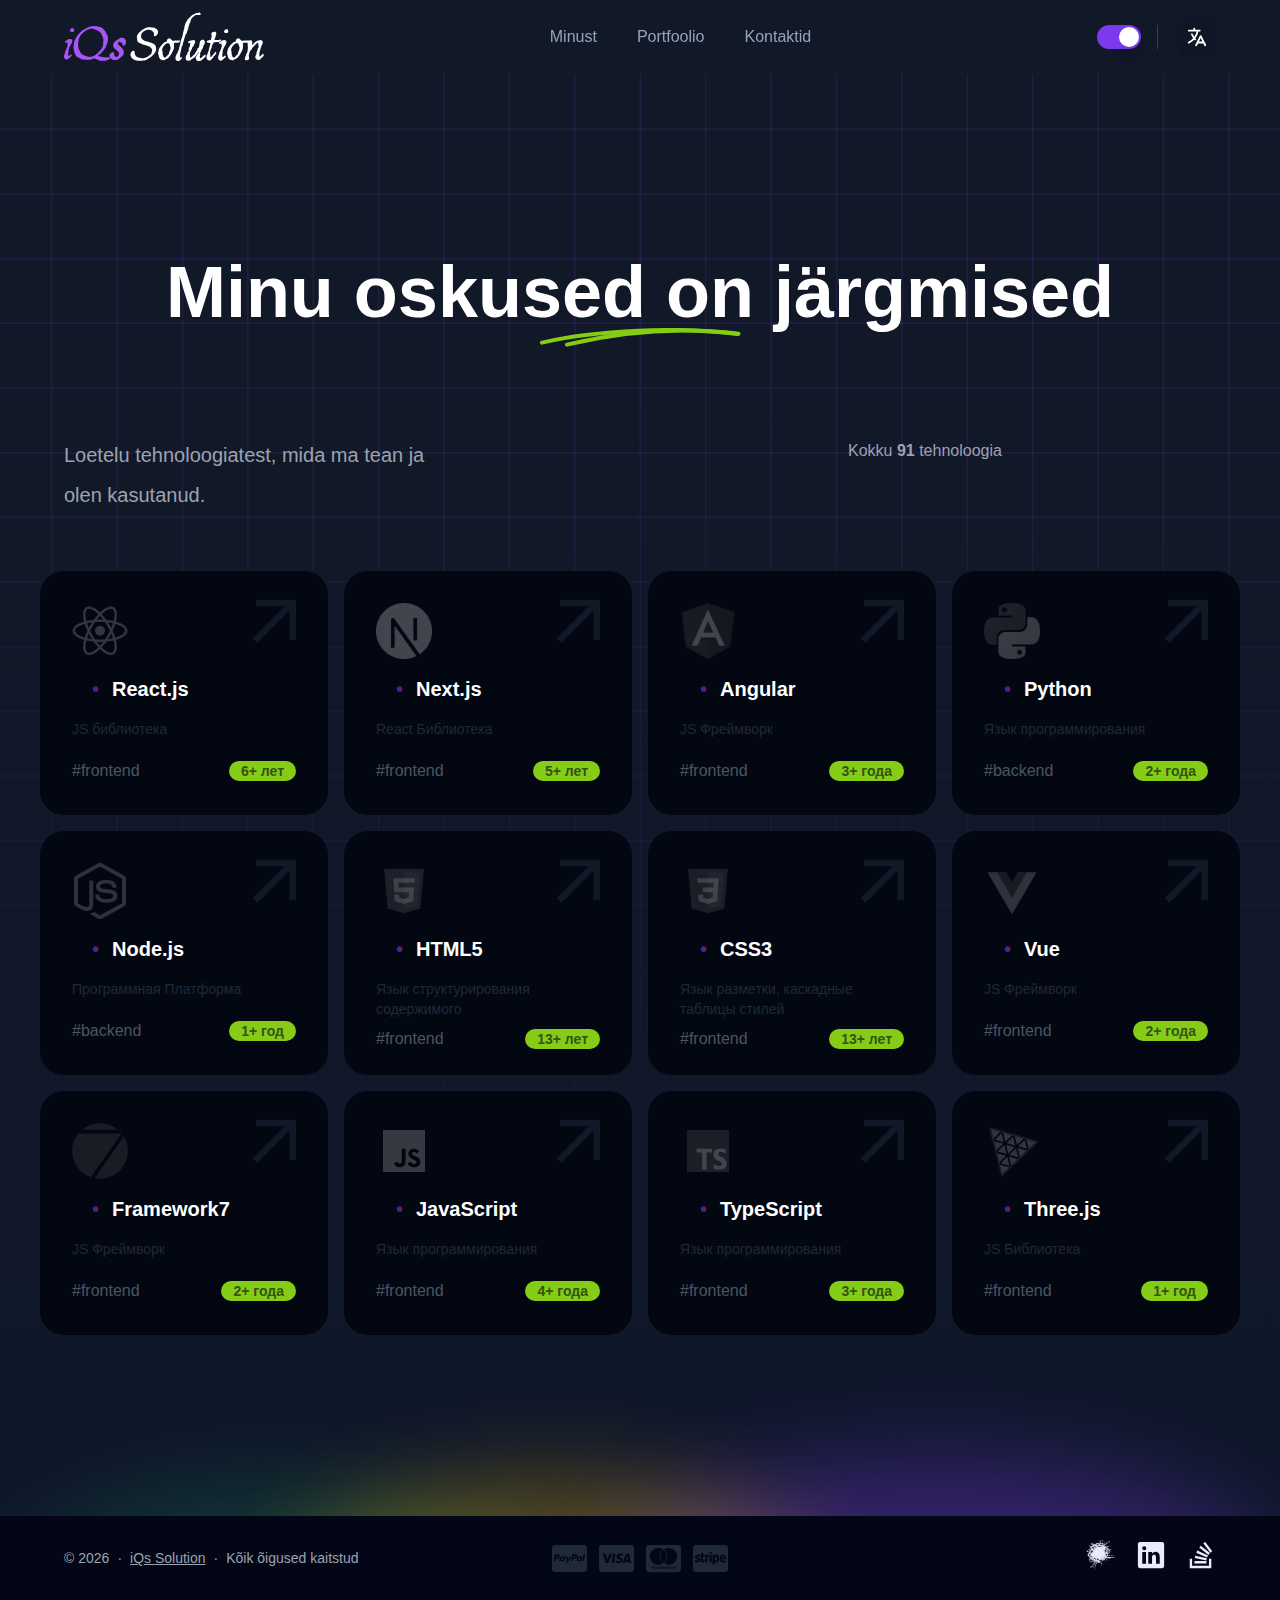
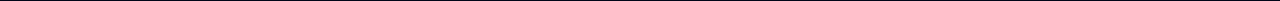
<file: skills.html>
<!DOCTYPE html><html lang="en"><head><meta charSet="utf-8"/><meta name="viewport" content="width=device-width"/><title>Minu oskused on järgmised</title><meta name="description" content="..."/><meta name="next-head-count" content="4"/><link rel="stylesheet" href="/css/main.css"/><link href="/favicon.png" rel="shortcut icon" type="image/x-icon"/><link rel="preload" href="/_next/static/css/4eb8ddb510152b26.css" as="style" crossorigin=""/><link rel="stylesheet" href="/_next/static/css/4eb8ddb510152b26.css" crossorigin="" data-n-p=""/><noscript data-n-css=""></noscript><script defer="" crossorigin="" nomodule="" src="/_next/static/chunks/polyfills-c67a75d1b6f99dc8.js"></script><script src="/_next/static/chunks/webpack-acdf13c491710264.js" defer="" crossorigin=""></script><script src="/_next/static/chunks/framework-32b1c5051d7c7582.js" defer="" crossorigin=""></script><script src="/_next/static/chunks/main-0b94eca9f1773c39.js" defer="" crossorigin=""></script><script src="/_next/static/chunks/pages/_app-ddf9eefca9f6508d.js" defer="" crossorigin=""></script><script src="/_next/static/chunks/5c0b189e-76020b692fcfc423.js" defer="" crossorigin=""></script><script src="/_next/static/chunks/261-9d7b70829e82a77f.js" defer="" crossorigin=""></script><script src="/_next/static/chunks/118-d4cc26549afb4a90.js" defer="" crossorigin=""></script><script src="/_next/static/chunks/pages/skills-ca46617a4e4316c7.js" defer="" crossorigin=""></script><script src="/_next/static/3AF4CwW7meGVxXB8oPDkh/_buildManifest.js" defer="" crossorigin=""></script><script src="/_next/static/3AF4CwW7meGVxXB8oPDkh/_ssgManifest.js" defer="" crossorigin=""></script></head><body><div id="__next"><div class="dark"><header class="transform ease-in-out duration-500 bg-slate-200/50 dark:bg-gray-900/50 backdrop-blur-xl py-3 xl:py-3 2xl:py-9 fixed w-full z-50"><div class="max-w-6xl xl:max-w-6xl 2xl:max-w-7xl mx-auto flex justify-content justify-items-center justify-between"><div><a class="font-bold text-6xl text-gray-900 dark:text-white header" href="/"><span class="hidden">iQs Solution</span><svg xmlns="http://www.w3.org/2000/svg" width="200" height="50" viewBox="0 0 365 89" fill="currentColor"><g id="iQs" transform="translate(0, 24)" fill="#a855f7" fill-rule="evenodd"><path d="M54.8301 0.633789C55.4011 0.715355 56.0136 0.798007 56.666 0.879883C57.3775 0.877797 58.0897 0.836912 58.8018 0.757812L58.8574 0.751953H59.4248C60.6376 0.752077 61.7307 0.995715 62.5615 1.61133C62.9926 1.59111 63.4219 1.6386 63.8447 1.75293L64.0928 1.82812L64.1602 1.85059L64.2246 1.88184C64.4587 1.99902 64.6706 2.15447 64.8643 2.33008C64.8915 2.34369 64.9191 2.35748 64.9463 2.37109C65.5987 2.26794 66.2861 2.28362 66.8584 2.61035C67.224 2.69771 67.5713 2.81911 67.8789 2.99512L68.7549 3.21484L69.3906 3.37305L69.499 4.02051C69.5179 4.13344 69.5446 4.2055 69.5645 4.25C70.0158 4.34277 70.4083 4.58122 70.7383 4.87695C71.2627 5.15159 71.5648 5.66642 71.7451 6.11719C71.7848 6.20406 71.8182 6.2932 71.8467 6.38477H72.376L72.6729 6.83008C72.7337 6.92147 72.7975 7.02927 72.8496 7.14648C72.8721 7.19713 72.9004 7.26828 72.9238 7.35449C73.0033 7.43693 73.0858 7.52704 73.1689 7.62207C73.4927 7.99207 73.9163 8.52842 74.4326 9.2168C74.9563 9.91506 75.4796 10.6555 76.001 11.4375C76.5265 12.2258 77.0066 13.0572 77.4443 13.9277C78.0463 14.8762 78.5686 15.7885 79.0068 16.665C79.4504 17.5523 79.7701 18.4513 79.9629 19.3594C80.1384 19.7407 80.2646 20.1494 80.2646 20.5684V21.3359C80.2646 21.9391 80.1382 22.5011 79.874 22.9941C80.0222 23.2198 80.1324 23.4667 80.2129 23.708L80.2891 23.9375L80.2529 24.1768L79.9971 25.8408L79.9854 25.9131L79.9639 25.9824C79.8035 26.5036 79.7158 26.908 79.6826 27.207C79.669 27.3294 79.6674 27.4203 79.6689 27.4854C79.7105 27.5416 79.7443 27.5949 79.7705 27.6387C79.8755 27.8142 79.9731 28.0333 80.0645 28.2617L80.1367 28.4404V28.6328C80.1366 29.2684 79.9437 29.871 79.6104 30.4268L79.6084 30.4258C79.4965 30.6333 79.3569 30.8249 79.1973 31.001C79.1336 31.1283 79.0705 31.2565 79.0068 31.3838C78.8946 31.6083 78.7404 31.8611 78.5605 32.1309L78.5049 32.2129L78.4824 32.2344C78.4788 32.2549 78.4727 32.2902 78.4727 32.3447V32.4678L78.4424 32.5869C78.3698 32.8773 78.293 33.1446 78.2168 33.3877V33.624H77.9648L78.0996 34.7217C78.1565 34.7073 78.1096 34.7042 77.9502 34.8477C77.8176 34.967 77.6506 35.1496 77.4492 35.4102V35.5439C77.4492 35.985 77.2252 36.3107 77.0283 36.5078L76.9775 36.5586L76.7783 36.707C76.7569 36.9154 76.7224 37.1226 76.6758 37.3291C76.6667 37.7135 76.6171 38.0961 76.5225 38.4746L76.5127 38.5127L76.501 38.5488C76.3892 38.8838 76.1748 39.1523 75.9717 39.3555C75.9069 39.4203 75.836 39.483 75.7627 39.5459C75.7753 39.6165 75.7852 39.6905 75.7852 39.7686V39.9307L75.7334 40.085C75.5288 40.6985 75.1351 41.3421 74.4082 41.5898L74.2588 41.6338C74.256 41.6345 74.2326 41.6401 74.1875 41.6787C74.1684 41.6951 74.1467 41.7187 74.1211 41.748V42.4863L73.8281 42.7793C73.7193 42.8881 73.5915 43.0031 73.4512 43.0967C73.3573 43.1592 73.1664 43.2729 72.9121 43.3125C72.801 43.4292 72.6853 43.598 72.5752 43.8389C72.5347 44.3899 72.3517 44.9148 72.0586 45.4033L71.9951 45.5088L71.9082 45.5957C71.7331 45.7708 71.5063 45.9416 71.2324 46.0449C71.2059 46.0669 71.1818 46.0885 71.1592 46.1055C71.0718 46.1708 70.9724 46.2308 70.8701 46.2891L70.582 46.7217C70.4395 47.1676 70.1956 47.564 69.8604 47.8994L69.79 47.9697L69.707 48.0244L69.1328 48.4062C68.8931 48.7869 68.5499 49.1297 68.0605 49.293C68.0283 49.3037 68.0003 49.3146 67.9766 49.3242V49.5264L67.6904 49.8115C67.6958 49.8056 67.6925 49.8094 67.6807 49.8271C67.6657 49.8496 67.6425 49.887 67.6143 49.9434L67.542 50.0889L67.0674 50.5635C67.0333 50.6305 67.0018 50.6858 66.9766 50.7236C66.8832 50.8638 66.7689 50.9908 66.6602 51.0996C66.575 51.1847 66.4894 51.2703 66.4043 51.3555C66.243 51.5168 66.0508 51.6416 65.8652 51.7422C65.8406 51.7615 65.8188 51.7797 65.7998 51.7959V52.1621L65.2471 52.4385C65.1633 52.4803 65.0792 52.5227 64.9941 52.5654C64.9092 52.6082 64.8218 52.6521 64.7354 52.6953C64.565 52.7805 64.394 52.866 64.2236 52.9512L64.1602 52.9824L64.0928 53.0049C64.0246 53.0277 63.8965 53.0949 63.7158 53.2754L63.6455 53.3457L63.5625 53.4004L61.6797 54.6543C61.9272 54.7999 62.214 54.9567 62.5439 55.1221C63.442 55.5294 64.1873 55.8002 64.7871 55.9502C65.106 56.0299 65.4687 56.111 65.874 56.1924C66.1178 56.2329 66.3833 56.2735 66.6699 56.3145L67.6133 56.4404L67.6211 56.4414L67.6299 56.4424C68.2405 56.5297 68.82 56.6614 69.3652 56.8359L72.8779 57.3379C73.4286 57.4165 73.9799 57.4561 74.5293 57.4561H74.5908L74.6533 57.4639C75.3065 57.5455 75.8884 57.6288 76.3965 57.7119H78.0283C78.4522 57.6336 78.8779 57.591 79.3047 57.5859C79.7548 57.5138 80.1855 57.471 80.5938 57.46C80.8723 57.3632 81.163 57.3281 81.4414 57.3281L81.7217 57.3408C82.3689 57.3988 82.9545 57.6598 83.4277 58.1328C83.5371 58.2422 83.6516 58.3699 83.7451 58.5107C83.821 58.6251 83.9766 58.8827 83.9766 59.2246V59.2266C83.976 59.5042 83.8766 59.7253 83.8057 59.8555C83.7287 59.9965 83.6332 60.1223 83.543 60.2275C83.3624 60.4381 83.122 60.6608 82.8486 60.8887L82.8164 60.915L82.7822 60.9395C81.8345 61.6029 80.7561 62.1158 79.5586 62.4844L79.5469 62.4873L79.5352 62.4912L75.4395 63.6436L75.4248 63.6475L75.4111 63.6504C74.076 63.9842 72.9465 64.159 72.1406 64.0596C71.9535 64.047 71.7779 63.9943 71.6318 63.9365H70.5811C70.3377 64.0128 70.0701 64.0894 69.7793 64.1621L69.6602 64.1924H69.5371C68.9105 64.1924 68.2478 64.1474 67.5518 64.0625C66.9048 64.0567 66.2849 63.9634 65.6982 63.7754C64.0571 63.4258 62.7025 62.9312 61.7061 62.2451C61.3103 62.0085 60.87 61.7695 60.3857 61.5273C59.9331 61.301 59.4356 61.109 58.8936 60.9541L58.8047 60.9277L58.7217 60.8867C58.4409 60.7463 58.1666 60.6445 57.9014 60.5781L57.7949 60.5518L57.6973 60.5029C57.3598 60.3342 56.9918 60.1286 56.5938 59.8926C56.4636 59.8565 56.3408 59.8399 56.2246 59.8398H56.0615L55.9082 59.7891C55.777 59.7454 55.5885 59.712 55.3281 59.7119C54.869 59.712 54.2185 59.8125 53.3496 60.0459C51.4009 60.9209 49.1698 61.5704 46.667 62.002L46.6611 62.0029C46.1272 62.0919 45.5914 62.1366 45.0557 62.1416C44.599 62.2267 44.1403 62.2724 43.6807 62.2725C42.3301 62.2724 40.9847 62.0517 39.6494 61.6201L39.5 61.7207L39.3877 61.7949L39.2607 61.8369C38.7496 62.0073 38.1019 62.1208 37.5137 61.8691C37.2007 61.8307 36.9111 61.7283 36.6494 61.5703C36.4978 61.5936 36.3454 61.6133 36.1924 61.623L35.873 61.6328H34.8477C33.2674 61.6327 31.92 61.4208 30.9902 60.8398L30.8926 60.7793L30.8115 60.6982C30.5962 60.4822 30.5005 60.2283 30.4541 60.043C30.4435 60.0008 30.4342 59.9583 30.4268 59.916C30.2879 59.8843 30.1551 59.8366 30.0273 59.7803C29.8778 59.7331 29.736 59.712 29.6006 59.7119H29.3643L28.7471 59.4033C28.1482 59.2655 27.6047 58.9496 27.1152 58.5195C26.4029 58.3957 25.658 57.9925 24.9307 57.4834L22.8086 56.0693L22.6904 55.832C22.6528 55.7567 22.6073 55.6576 22.5654 55.5439L22.4551 55.4893L22.3066 55.1914C22.2378 55.0538 22.1366 54.8362 22.0938 54.5879L20.9209 53.708V53.208C20.9208 52.6795 20.7885 52.4664 20.7012 52.3789L20.5352 52.2119L20.46 51.9883C20.2668 51.4089 19.907 50.8716 19.3418 50.377L19 50.0781L19.001 49.624C19.001 49.4203 19.0124 49.2085 19.0518 49.0117C19.0654 48.9435 19.0902 48.8511 19.1289 48.7471V48.375L18.7139 47.96L17.6221 43.5947L17.5928 43.4756V42.5889L17.6221 42.4697L17.8379 41.6084C17.8224 41.5338 17.7851 41.4131 17.6982 41.2393C17.5031 40.8489 17.359 40.4239 17.3408 39.9873C17.2477 39.2963 17.2537 38.5023 17.3418 37.6211L17.3486 37.5488L17.3662 37.4785C17.4384 37.1896 17.4648 36.9747 17.4648 36.8242V36.7012L17.4941 36.582C17.5756 36.2561 17.5927 36.0989 17.5928 36.0566V35.8203L17.6982 35.6094C17.7105 35.5848 17.7155 35.5678 17.7178 35.5586L17.7207 35.5439C17.7208 35.2243 17.7672 34.8907 17.8994 34.5762L18.1055 33.752V31.96C18.1055 31.5002 18.1505 31.0623 18.2451 30.6514C18.3529 29.4959 18.7339 28.2512 19.3506 26.9297L19.3848 26.8555V26.7324L19.4902 26.5215C19.5562 26.3895 19.6554 26.2203 19.8037 26.0713C19.8236 26.0514 19.8476 26.0321 19.8721 26.0107L19.874 26.0088L20.1504 25.4561H20.2617L20.416 24.9893C20.4536 24.4939 20.6341 23.9847 20.877 23.4912C21.0471 23.0498 21.3702 22.6475 21.7246 22.293C22.1043 21.9132 22.2105 21.6854 22.2305 21.6055L22.3418 21.1602L22.7539 20.9541C22.8409 20.9105 22.8843 20.8749 22.9023 20.8584L22.9336 20.7646L23.0078 20.6533C23.1052 20.5072 23.1802 20.3839 23.2383 20.2842C23.307 19.6092 23.6206 19.0175 24.0947 18.5205C24.589 17.8615 25.1075 17.1701 25.6006 16.5127C26.124 15.8149 26.6495 15.1572 27.1768 14.542L27.2021 14.5127L27.2285 14.4854L28.792 12.9219L28.8213 12.8975C29.3974 12.4037 29.9791 11.9043 30.5557 11.4102L31.4082 10.4375L31.4307 10.4131L31.4531 10.3896C31.7109 10.1318 31.8019 9.94263 31.8301 9.83008L31.9238 9.45508L32.2461 9.24023C32.3743 9.15476 32.503 9.06848 32.6309 8.9834C32.7336 8.91505 32.8362 8.84646 32.9385 8.77832C33.2178 8.51306 33.5364 8.2882 33.8965 8.14551L35.6963 7.06641C35.9592 6.87688 36.2472 6.83301 36.4482 6.83301C36.5255 6.83304 36.6017 6.83947 36.6748 6.84961C36.8461 6.70149 37.0351 6.5593 37.2383 6.42383C37.4939 6.2534 37.7502 6.08254 38.0059 5.91211L38.0576 5.87793L38.1133 5.84961C38.3971 5.70769 38.6372 5.56877 38.8389 5.43848C39.1191 5.17486 39.4371 4.95424 39.7949 4.81445C39.8481 4.78474 39.9282 4.73 40.0293 4.62891L40.0996 4.55859L40.1826 4.50391C40.4545 4.32267 40.7068 4.16907 40.9297 4.05762L40.9668 4.03906L41.0049 4.02344L42.2852 3.51172L42.3125 3.50098L42.3408 3.49219C42.4544 3.45413 42.7225 3.31714 43.1904 3.00879C43.6666 2.58896 44.3826 2.34976 45.1123 2.18652C45.4114 2.1023 45.6892 2.03722 45.9248 2.00781C46.0455 1.99277 46.1983 1.98124 46.3564 1.99707C46.4474 2.00621 46.6471 2.03383 46.8535 2.1543C46.8567 2.15371 46.8606 2.1531 46.8643 2.15234C47.0024 2.02561 47.1437 1.9102 47.2861 1.81543C47.4452 1.70963 47.7104 1.55884 48.0391 1.52734C49.1684 1.36476 50.1051 1.12571 50.8613 0.823242L51.04 0.751953H51.4082C51.5755 0.685828 51.7818 0.624118 52 0.624023C52.4284 0.624154 52.8442 0.715246 53.2393 0.879883H53.6436C53.8875 0.803459 54.1558 0.726936 54.4463 0.654297L54.6367 0.606445L54.8301 0.633789ZM105.003 21.9561C105.14 21.9902 105.271 22.0108 105.397 22.0195L105.859 22.0332L105.891 22.0342L105.923 22.0361C106.22 22.0547 106.515 22.0964 106.807 22.1572C107.271 22.1668 107.723 22.2033 108.143 22.2871C108.564 22.3713 109.061 22.5232 109.521 22.8223C110.086 23.1374 110.55 23.6022 110.841 24.2002H110.851L112.278 25.6279V25.7559L112.406 25.8838V26.1328C112.411 26.1401 112.416 26.1478 112.421 26.1553L112.918 26.6523V28.1064C113.164 29.0449 113.269 30.0815 112.943 31.0576L112.929 31.1006L112.913 31.1426L112.301 32.7354L111.959 33.8711C111.829 34.455 111.536 35.0294 111.02 35.4814C110.675 35.7826 110.294 35.9758 109.919 36.0977C109.888 36.1151 109.859 36.1345 109.829 36.1494C109.369 36.3796 108.931 36.3925 108.742 36.3926H107.914L107.328 35.8066C106.859 35.338 106.729 34.7824 106.685 34.5596C106.627 34.2728 106.614 33.9889 106.614 33.752V32.9268L106.737 32.8018C106.736 32.6957 106.734 32.6003 106.73 32.5146C106.696 32.4842 106.662 32.4517 106.628 32.418C106.472 32.2624 106.353 32.097 106.261 31.9316L105.468 31.5352L105.467 31.3604C105.396 31.3203 105.339 31.2848 105.3 31.2588C105.082 31.114 104.901 30.9483 104.768 30.8145L104.767 30.8135C104.741 30.7882 104.718 30.762 104.694 30.7363C104.319 30.7015 103.888 30.6185 103.495 30.4219L103.072 30.21L102.788 29.8311L102.524 29.4785L102.222 29.3779C102.218 29.3767 102.197 29.3701 102.156 29.3643L101.958 29.3525C101.706 29.3525 101.411 29.3329 101.1 29.2783C100.931 29.4474 100.763 29.5713 100.634 29.6572C100.35 29.8458 100.044 29.9908 99.7598 30.1045L98.9365 30.457C98.7818 30.5297 98.4699 30.7401 98.292 31.6885L98.2559 31.8809L98.2217 31.9639L98.2236 31.9678L98.5869 33.0576L98.8379 33.3086V33.8906C98.8636 33.9354 98.8874 33.9789 98.9121 34.0195L99.1631 34.4111L99.1807 34.4404C99.3429 34.704 99.5002 34.9877 99.6514 35.29L99.7129 35.4023C99.7464 35.4583 99.7822 35.508 99.8184 35.5537C99.8777 35.5933 99.9368 35.6333 99.9961 35.6729L101.042 36.3701L101.444 36.5713C101.649 36.6736 101.897 36.8163 102.137 37.0127C102.702 37.3839 103.178 37.857 103.551 38.4209C103.787 38.696 103.97 38.9981 104.109 39.3145C104.127 39.3381 104.142 39.361 104.158 39.3809L104.269 39.5059L104.442 39.6797L104.548 39.8545C105.244 40.1432 105.858 40.5906 106.335 41.207H106.336C106.344 41.2166 106.351 41.2267 106.358 41.2363C106.363 41.243 106.369 41.2492 106.374 41.2559H106.373C107.196 42.2976 107.91 43.6142 108.541 45.1445C109.006 46.1292 109.206 47.2146 109.206 48.3447C109.206 48.7362 109.15 49.128 109.067 49.5068C109.045 49.8847 108.981 50.2609 108.891 50.6221L108.837 50.834L108.823 50.8594C108.823 50.8725 108.822 50.8874 108.822 50.9043C108.822 51.5846 108.603 52.2001 108.355 52.6953L108.21 52.9854L107.849 53.3467C107.841 53.3543 107.833 53.3617 107.825 53.3691L107.29 54.4395H106.782C106.755 54.4784 106.728 54.5173 106.7 54.5557C106.641 54.6939 106.579 54.8139 106.52 54.9121C106.343 55.2056 106.127 55.4511 105.932 55.6465L105.931 55.6484C105.767 55.8114 105.501 56.0227 105.14 56.1592C104.948 56.4942 104.65 56.9184 104.196 57.2363C103.819 57.5497 103.378 57.7521 102.906 57.8418L102.811 58.1289L102.477 58.4619C102.205 58.7332 101.957 58.9706 101.739 59.1611C101.568 59.3113 101.27 59.5645 100.933 59.7334L100.736 59.8311L100.604 59.8643L100.603 59.8652C100.564 59.8907 100.504 59.937 100.422 60.0117C100.33 60.2282 100.203 60.4481 100.021 60.6543L99.916 60.7666C99.2846 61.3978 98.4485 61.7127 97.5625 61.624C97.5615 61.6242 97.5606 61.6248 97.5596 61.625C97.4541 61.6484 97.2993 61.691 97.0869 61.7617L97.0137 61.7861L96.9395 61.8047L96.9307 61.8066C96.4327 62.1418 95.866 62.248 95.4297 62.248H91.9736C91.9 62.2481 91.8413 62.2503 91.7959 62.2529L91.3486 62.4766L90.666 62.333C88.8418 61.9489 87.2156 61.3062 85.8438 60.3564V60.3555C84.9049 59.7415 84.3425 58.7157 83.9727 57.791C83.8187 57.4061 83.6707 57.0738 83.5293 56.791C83.388 56.5084 83.2576 56.2834 83.1416 56.1094L82.8057 55.6055V54.6162C82.8057 54.1759 82.9028 53.7659 83.0596 53.3975C83.0601 53.3956 83.0601 53.3933 83.0605 53.3916C83.063 53.3828 83.065 53.3757 83.0664 53.3701C83.0804 52.9462 83.1922 52.3648 83.6113 51.8496C83.9141 51.4272 84.286 51.0662 84.7207 50.7764L84.7607 50.75L84.8008 50.7256C84.8223 50.7127 84.8397 50.6987 84.8555 50.6885C85.6916 49.1941 87.1867 48.5082 88.7471 48.2852L89.7363 48.1436L89.9854 48.3926H91.2861V49.8848C91.491 50.2663 91.6483 50.7083 91.6934 51.2031C91.7329 51.638 91.6781 52.0578 91.5479 52.4492C91.5521 52.5646 91.5583 52.661 91.5654 52.7393C91.5713 52.8034 91.5779 52.8464 91.582 52.8721L92.1934 54.584L92.2109 54.6318L92.2256 54.6816C92.2781 54.8567 92.325 54.9953 92.3662 55.1016C92.3712 55.1144 92.3772 55.1262 92.3818 55.1377C92.3969 55.1461 92.4145 55.1562 92.4346 55.167L92.6123 55.2588L92.6133 55.2598L93.3818 55.6445C93.7301 55.8189 94.0401 56.0624 94.2988 56.2988L94.54 56.5303L94.5957 56.5859C95.0371 56.5905 95.4915 56.6429 95.9365 56.7754C96.1596 56.8298 96.2826 56.8398 96.3262 56.8398L96.5312 56.835C96.7176 56.8249 96.8478 56.8016 96.9316 56.7793C96.9803 56.7663 97.0067 56.754 97.0176 56.749L97.0811 56.6992L97.1719 56.6406C97.8789 56.1907 98.5613 55.556 99.2061 54.6963L99.291 54.583L99.3916 54.4824C99.415 54.459 99.4379 54.4351 99.4609 54.4121C99.4704 54.3967 99.4793 54.3808 99.4893 54.3652C99.5547 54.1975 99.6302 54.0545 99.6992 53.9395C99.7007 53.937 99.7017 53.9341 99.7031 53.9316C99.7085 53.6913 99.7542 53.491 99.7656 53.4395C99.7883 53.3372 99.816 53.2336 99.8428 53.1396C99.8971 52.9491 99.9715 52.7143 100.061 52.4473L100.21 52L100.537 51.6719L100.473 50.3643C100.407 49.062 100.009 48.2845 99.4629 47.7793C98.9612 47.3607 98.4195 46.904 97.8398 46.4072L97.7812 46.3574L97.7275 46.3027C97.3135 45.8887 96.8648 45.5075 96.3818 45.1572C95.7823 44.8065 95.2819 44.2746 95.0098 43.5547C93.4615 42.5164 92.2051 41.4942 91.4189 40.4834L91.2607 40.2803L91.1602 40.0439L90.7764 39.1484L90.6143 38.7705V38.5762L90.4863 38.3203V38.2432C90.2766 37.9828 90.0784 37.6856 89.9307 37.3535L89.5898 37.0127V35.8008C89.5898 34.9842 89.7878 34.1864 90.1035 33.4277L90.8691 31.3857L91 31.0371L91.2471 30.7588L92.3096 29.5635L92.3516 29.5225L93.5039 28.3701C93.8387 28.0354 94.2122 27.7186 94.6143 27.417C94.8692 27.2258 95.1393 26.9906 95.4238 26.7061C96.2923 25.8376 97.3405 25.2059 98.5498 25.0234V24.9883L99.1357 24.4023C99.6444 23.8937 100.282 23.6256 100.943 23.5723C100.957 23.5664 100.972 23.5595 100.988 23.5518C100.991 23.5498 100.993 23.5471 100.996 23.5449C101.063 23.4894 101.166 23.3955 101.312 23.25C101.819 22.7425 102.466 22.2837 103.265 22.084L103.504 22.0244H103.564L103.908 21.6826L105.003 21.9561ZM10.7275 24.0479C10.9996 24.0479 11.2758 24.1048 11.5371 24.1826C11.8482 24.1977 12.1734 24.2519 12.5059 24.335C13.0645 24.4746 13.5671 24.6505 13.9756 24.8838C14.3768 25.1129 14.7822 25.4514 14.9844 25.9561L15.0557 26.1357V29.3027L14.7627 29.5957C14.649 29.7094 14.5929 29.7948 14.5664 29.8477C14.5538 29.8728 14.5482 29.8895 14.5459 29.8984L14.5439 29.9121V31.0938L14.3057 31.3311C14.2988 31.3436 14.2897 31.361 14.2783 31.3838C14.2346 31.4713 14.1762 31.6026 14.1025 31.7852C13.9731 32.2386 13.7415 32.6415 13.417 32.9854C13.1263 33.351 12.8688 33.7546 12.6465 34.1992C12.381 34.7301 12.113 35.2229 11.8418 35.6748L11.8076 35.7324L11.7656 35.7852C11.4701 36.1546 11.2083 36.564 10.9824 37.0156C10.7363 37.5079 10.5353 37.9517 10.377 38.3477L10.3613 38.3867L10.3428 38.4238C10.2572 38.595 10.1714 38.7661 10.0859 38.9365C10.0004 39.1071 9.9151 39.2772 9.83008 39.4473C9.70448 39.6985 9.60263 39.9966 9.53223 40.3486L9.51855 40.418L9.49512 40.4854L8.72754 42.6611L8.70605 42.7197L8.67871 42.7754C8.62159 42.8896 8.55292 43.0561 8.47656 43.2852C8.42347 43.4446 8.40039 43.5938 8.40039 43.7363V43.8984L8.34863 44.0527C8.30573 44.1814 8.2625 44.3099 8.21973 44.4375C8.19158 44.5215 8.16266 44.6051 8.13477 44.6885C8.12915 44.789 8.12008 44.8888 8.10547 44.9883C8.13406 45.0412 8.15887 45.0949 8.17969 45.1494L8.74512 45.7148L8.42285 46.3594L8.01562 47.1729V49.3486L7.6543 50.0713L7.50391 50.3711V52.8213C7.53453 52.8581 7.56562 52.8934 7.59277 52.9297C7.64507 52.9996 7.70663 53.0897 7.75879 53.1943C7.78087 53.2386 7.8131 53.3087 7.83984 53.3984C8.01808 53.7985 8.11861 54.2605 8.01562 54.7383V55.1406C8.11292 55.1073 8.21159 55.0792 8.30957 55.0547L8.42871 55.0244H8.55176C8.62451 55.0244 8.69141 55.0212 8.75293 55.0186C8.8097 54.9047 8.88803 54.7871 8.99609 54.6787L9.28906 54.3848H10.1201L11.127 53.5791C11.4577 53.2903 11.7304 53.0604 11.9385 52.8984C12.0437 52.8166 12.1496 52.7388 12.2471 52.6768C12.2948 52.6464 12.3606 52.6073 12.4355 52.5723C12.4764 52.5532 12.6608 52.4639 12.9043 52.4639H13.3203L13.6143 52.7598L13.7422 52.8887L13.8555 53.002L13.9268 53.1465C14.3657 54.026 13.934 54.8245 13.4453 55.3525C13.1354 55.8434 12.7413 56.2786 12.2715 56.6582L11.0127 57.791L10.959 57.8398L10.8984 57.8799C10.707 58.0075 10.5017 58.177 10.2832 58.3955L10.2129 58.4658L10.1309 58.5205C9.95068 58.6406 9.70363 58.8462 9.38672 59.1631C8.73871 59.8111 8.03993 60.3711 7.29004 60.8398L7.27344 60.8506L7.25586 60.8604C6.56041 61.2577 5.78139 61.5478 4.92871 61.7373L4.82129 61.7607H4.71191C3.76391 61.7607 2.81195 61.2382 1.91113 60.5176L1.86816 60.4824L1.45898 60.0732C1.37042 60.0255 1.29257 59.9736 1.23145 59.9277C1.09129 59.8225 0.946451 59.6886 0.804688 59.5469L0.637695 59.3799L0.563477 59.1562C0.559145 59.1433 0.473771 58.8871 0.307617 58.3887L0.255859 58.2344V57.4326C0.255859 57.3008 0.23613 57.2464 0.233398 57.2393L0.202148 57.1758L0.179688 57.1084C0.0916761 56.8443 0.0346159 56.574 0.0117188 56.2998L0 56.0244V55.3848C0 55.0701 0.0111934 54.7877 0.0400391 54.5566C0.0543107 54.4424 0.0761827 54.3127 0.114258 54.1855C0.143834 54.0868 0.219933 53.8536 0.419922 53.6533H0.420898L0.639648 53.4346V52.332L0.745117 52.1211C0.878414 51.8545 0.896484 51.7141 0.896484 51.6719V51.2578L1.16016 50.9932C1.18138 50.7555 1.25372 50.4864 1.42871 50.2422C1.49199 50.1156 1.55488 49.9889 1.61816 49.8623C1.69178 49.6488 1.76962 49.4485 1.85449 49.2676L2.17578 48.1973V47.3252L2.20605 47.2061C2.47888 46.1148 2.90211 45.1746 3.51172 44.4365C3.93592 43.7955 4.25746 43.1261 4.48047 42.4277V41.5264L4.53223 41.3721C4.66344 40.9786 4.94352 40.4983 5.28809 39.9814L5.34277 39.8994L5.41309 39.8291C5.70543 39.5367 5.83445 39.334 5.8877 39.2197V37.1787L6.14355 36.9229V36.4619L6.5293 36.2686C6.55131 36.223 6.57432 36.1794 6.59961 36.1387C6.63975 35.9418 6.65625 35.7879 6.65625 35.6719V35.5488L6.68652 35.4297C6.73201 35.2476 6.73197 35.0725 6.68652 34.8906L6.65625 34.7715V33.1348L6.33301 32.9199L5.88672 32.6221L5.8877 32.0859C5.88796 31.9502 5.91346 31.7545 6.01562 31.5566V31.418L6.30859 31.125C6.33586 31.0977 6.37429 31.0517 6.3916 30.9414L6.40039 30.8086V30.0771L6.38867 30.0732L6.34961 30.0576L6.33203 30.0488C6.22783 30.1029 6.1196 30.1487 6.00879 30.1895C5.93835 30.2246 5.86787 30.26 5.79785 30.2949C5.71231 30.3376 5.62766 30.3805 5.54297 30.4229C5.32419 30.5322 5.08835 30.6081 4.83984 30.6396C4.66199 30.718 4.46766 30.7914 4.26074 30.8604L4.10645 30.9121H3.94434C3.94302 30.9121 3.93852 30.9119 3.92969 30.9141C3.92048 30.9164 3.90377 30.9221 3.87891 30.9346L3.66797 31.04H3.43164C3.22807 31.04 3.01696 31.0276 2.82031 30.9883C2.65506 30.9552 2.3402 30.8744 2.08496 30.6191H2.08398C1.86798 30.4028 1.772 30.1485 1.72559 29.9629C1.67768 29.7713 1.66407 29.5766 1.66406 29.4004V28.4014L1.79199 28.4004V28.2354L2.5498 28.0469C2.73673 28.0001 2.95938 27.8972 3.2168 27.7041L3.48242 27.5039H3.81641C3.81799 27.5039 3.82229 27.5039 3.83008 27.502C3.83903 27.4997 3.85571 27.494 3.88086 27.4814L3.99707 27.416C4.00638 27.4098 4.01147 27.405 4.01367 27.4033C4.2388 27.1797 4.49225 26.9839 4.77637 26.8418L4.83984 26.8105L4.90723 26.7881C4.9963 26.7584 5.05314 26.7332 5.08594 26.7178C5.31601 26.4906 5.54143 26.2875 5.75977 26.1143V25.9141L6.25098 25.4229L6.33301 25.3682C6.55652 25.2192 6.86699 25.0723 7.24023 25.0723C7.38366 25.0723 7.51864 25.095 7.64453 25.1338L8.25293 24.7285L8.36426 24.6543L8.49121 24.6113L9.64355 24.2275L9.79785 24.1768H10.1348C10.3011 24.1107 10.5074 24.0483 10.7256 24.0479H10.7275ZM49.0869 5.3125H48.6729C48.6534 5.3125 48.5543 5.32017 48.3486 5.38867C48.1927 5.44065 48.0778 5.47869 47.9639 5.5166C47.8497 5.55459 47.7356 5.5927 47.5801 5.64453L47.5439 5.65723L47.5068 5.66602C47.2422 5.73219 46.9687 5.83404 46.6875 5.97461L46.624 6.00586L46.5566 6.02832C46.3492 6.09747 46.1207 6.16262 45.875 6.22852C45.3047 6.76187 44.4919 7.05145 43.6191 7.21191L43.6201 7.21289C43.4047 7.25597 43.1976 7.29687 42.9912 7.33789C42.7868 7.37854 42.5825 7.41945 42.3701 7.46191C42.0621 7.53965 41.8943 7.60322 41.8232 7.63867C41.8211 7.63982 41.8114 7.64529 41.7949 7.65625C41.775 7.66957 41.7473 7.68929 41.7129 7.7168C41.6427 7.77296 41.5537 7.85361 41.4443 7.96289L41.374 8.0332L41.292 8.08789C41.0736 8.23348 40.7604 8.46618 40.3467 8.79688C39.5406 9.52491 38.7304 10.1014 37.9453 10.334C37.7831 10.509 37.6167 10.6687 37.4453 10.791C37.2978 10.8962 36.8809 11.1657 36.3799 11.0723H36.3691L36.3545 11.0781C36.3441 11.0826 36.3323 11.0882 36.3193 11.0947C36.2292 11.1398 36.1067 11.2118 35.9473 11.3135L35.4971 11.9893L35.4277 12.0596L34.9287 12.5586L34.7832 12.6309C34.7271 12.6589 34.6894 12.6814 34.667 12.6963L34.6631 12.6982L34.6602 12.7002C33.9069 13.5373 33.1952 14.3343 32.5244 15.0889L32.5049 15.1113L32.4844 15.1318C31.8165 15.7997 31.1911 16.4661 30.6094 17.1309L30.5879 17.1562L30.5645 17.1797C30.0354 17.7087 29.5785 18.3162 29.1953 19.0059L29.1826 19.0283L29.1689 19.0508C28.8205 19.6084 28.5602 20.2949 28.4082 21.1309L28.3955 21.2012L28.373 21.2686C28.2304 21.6964 28.0391 22.1652 27.8027 22.6719L27.5508 23.1914L26.71 24.8721L26.6641 24.918C26.6487 24.9854 26.6328 25.1083 26.6328 25.3047V25.5098L26.5518 25.6982C26.5034 25.8111 26.4685 25.9053 26.4443 25.9814L26.5049 26.042V27.1182L26.6543 27.417L26.8135 27.7344L26.7363 28.0811C26.643 28.5011 26.5288 28.8845 26.3828 29.2061C26.2618 29.4724 26.0799 29.7823 25.7949 30.0146C26.0148 30.2819 26.1211 30.6058 26.1211 30.9365V31.1729L26.0146 31.3838C25.853 31.7072 25.7268 31.9688 25.6328 32.1738C25.6665 32.2457 25.696 32.3156 25.7178 32.3809C25.831 32.7208 25.8642 33.1108 25.8643 33.4961C25.8643 34.356 25.8147 35.1248 25.707 35.79C26.2163 36.37 26.377 37.1886 26.377 37.9766C26.3769 38.6215 26.3302 39.2665 26.2383 39.9102L26.2373 39.9219L26.2354 39.9326C26.1835 40.2438 26.1737 40.5161 26.1963 40.7539L26.2295 40.9805L26.2334 41.0029L26.3262 41.0957L26.3984 41.2412C26.4775 41.3993 26.5401 41.5135 26.5859 41.5898C26.6033 41.6188 26.616 41.6386 26.624 41.6504L26.8311 41.8574L26.8779 42.1865C26.943 42.6421 27.1097 43.1204 27.3975 43.624L28.5527 45.6465V45.7393C28.599 45.8302 28.6731 45.9635 28.7812 46.1445C28.9105 46.3215 29.0283 46.5007 29.1182 46.6797C29.1752 46.7933 29.2349 46.9417 29.2754 47.1113C29.3064 47.1656 29.3313 47.2033 29.3496 47.2275L29.833 47.4697V48.0293C29.8336 48.032 29.8342 48.035 29.835 48.0381C29.8461 48.0828 29.8663 48.1496 29.8965 48.2422C29.9818 48.4237 30.0604 48.625 30.1348 48.8408C30.5526 49.6748 30.8175 50.1579 30.9453 50.3496L31.1133 50.6016V50.6592C31.2752 50.777 31.5666 50.9394 32.0332 51.1338L33.4121 51.708L33.0078 52.1113C33.02 52.119 33.0324 52.1268 33.0449 52.1348C33.089 52.1626 33.1363 52.1925 33.1865 52.2227C33.5317 52.4298 33.8446 52.6391 34.0898 52.8457C34.2268 52.8991 34.3752 52.9681 34.5156 53.0566C35.1386 53.2179 35.6764 53.3836 36.1162 53.5596C36.5626 53.7381 36.973 53.9201 37.3438 54.1055C37.6919 54.2796 38.0721 54.4921 38.4824 54.7363C38.5739 54.7729 38.6654 54.81 38.7568 54.8467C38.8575 54.8871 38.9587 54.9275 39.0596 54.9678L39.7002 55.2236L39.8115 55.2686L39.9102 55.3389C40.3261 55.6357 41.0751 55.9352 42.2598 56.1787C42.8545 56.1839 43.397 56.2285 43.876 56.3242C44.2701 56.403 44.6338 56.4838 44.9648 56.5645C45.2407 56.572 45.5341 56.605 45.8086 56.6973C46.0434 56.7121 46.2757 56.7514 46.5039 56.8145C48.9915 56.8015 51.0695 56.4333 52.7637 55.7422C53.6709 55.3289 54.6662 54.8306 55.75 54.2471C56.7542 53.7063 57.7205 53.1279 58.6514 52.5166C58.9713 51.9576 59.4893 51.5261 60.0801 51.1885L60.1045 51.1748L60.1299 51.1621C60.3785 51.0377 60.5879 50.8857 60.7646 50.709C61.0308 50.4429 61.3072 50.2088 61.5918 50.0098L61.8027 49.7988C61.8116 49.781 61.8201 49.7629 61.8291 49.7451C61.8383 49.7269 61.8483 49.7087 61.8574 49.6904C61.8668 49.6716 61.8764 49.6527 61.8857 49.6338C61.8955 49.614 61.9052 49.5939 61.915 49.5742C61.9862 49.2527 62.1578 48.9949 62.3145 48.8125C62.5255 48.5668 62.8 48.3482 63.0938 48.1523L63.2578 48.043C63.3115 47.9356 63.3572 47.8442 63.3945 47.7695L63.4668 47.624L63.5811 47.5098C63.6933 47.3975 63.7511 47.3112 63.7783 47.2568L63.8506 47.1113L63.9648 46.9971C64.1687 46.7932 64.3205 46.6314 64.4258 46.5088C64.513 46.4072 64.5457 46.3589 64.5508 46.3525L64.6191 46.2158L64.7334 46.1016C65.2592 45.5759 65.95 45.1395 66.7607 44.7725C66.9416 44.6667 67.0768 44.5603 67.1787 44.457L66.7139 43.9922L67.4209 43.2852C67.6037 43.1024 67.8059 42.938 68.0273 42.8057C68.0288 42.8006 68.0299 42.7951 68.0312 42.79C68.0352 42.7757 68.0395 42.7615 68.0439 42.748C68.1153 42.5343 68.2372 42.3641 68.3447 42.2412L68.4453 42.1338L68.8271 41.751C68.8704 41.6503 68.9205 41.5256 68.9717 41.3721C69.0822 41.0405 69.2415 40.7222 69.4395 40.417C69.8104 39.7492 70.0384 39.3289 70.1396 39.1357C70.1639 39.0463 70.1862 38.9356 70.1953 38.7988L70.2012 38.6162C70.2012 38.1239 70.3204 37.5818 70.5078 37.0195L70.5762 36.8428C70.7408 36.4656 71.0157 36.12 71.3174 35.8086C71.4623 35.6101 71.5524 35.433 71.6055 35.2773C71.6024 35.1152 71.5963 34.991 71.585 34.9004C71.5782 34.846 71.5703 34.8131 71.5664 34.7969C71.5102 34.6816 71.4379 34.5202 71.3936 34.3359L71.2236 34.166L71.2246 33.752C71.2247 33.4648 71.2627 33.1666 71.3662 32.8809C71.4086 32.5088 71.5507 32.1742 71.748 31.8779C71.7012 31.7578 71.6486 31.6351 71.5869 31.5117L71.5371 31.4131L71.5107 31.3066C71.4067 30.8902 71.3525 30.4671 71.3525 30.04V29.2383L71.4033 29.084C71.4342 28.9915 71.4652 28.8987 71.4961 28.8066C71.5081 28.7708 71.5203 28.7349 71.5322 28.6992C71.5751 28.5712 71.6178 28.4434 71.6602 28.3164C72.0104 27.2656 72.1994 26.2608 72.2393 25.3008C71.988 25.0068 71.7753 24.6859 71.6602 24.3408L71.6484 24.3047L71.6387 24.2666C71.6307 24.2348 71.6215 24.2231 71.6162 24.2168C71.6095 24.2088 71.5859 24.1827 71.5215 24.1504L71.1504 23.9648L71.0195 23.5723C70.9238 23.285 70.8491 23.002 70.8164 22.7402C70.7956 22.5737 70.7806 22.3335 70.8408 22.0791V21.5928C70.8408 21.4496 70.8167 21.2997 70.7637 21.1406L70.7129 20.9863V20.8242C70.7129 20.7855 70.7102 20.7518 70.709 20.7227L70.585 20.5986V20.2422C70.4256 19.9881 70.3805 19.7174 70.3643 19.5391C70.347 19.3492 70.3523 19.1372 70.373 18.9111C69.6552 18.3809 69.1567 17.5998 68.8438 16.6611L68.8398 16.6504L68.8369 16.6387C68.5246 15.6235 68.1047 14.7984 67.5947 14.1426C67.2603 13.7248 66.8837 13.2633 66.4648 12.7607C66.0351 12.245 65.6461 11.7697 65.2998 11.3369L65.2803 11.3115C64.6193 10.4304 63.8248 9.78082 62.8955 9.3418L61.6973 8.98242L61.6152 8.95703L61.5381 8.91895C61.4239 8.86187 61.2571 8.79308 61.0283 8.7168C60.7447 8.62224 60.4838 8.52016 60.2578 8.40723L60.1689 8.36328L60.0908 8.30176C59.6991 7.99705 59.3788 7.73478 59.1396 7.51953C59.1337 7.5142 59.1278 7.50842 59.1221 7.50293L59.1064 7.48828H58.6572C58.4432 7.48828 58.2152 7.44068 58.0303 7.39453C57.8254 7.34338 57.5853 7.27028 57.3164 7.18066L57.249 7.1582L57.1855 7.12695C56.9044 6.98638 56.6309 6.88459 56.3662 6.81836L56.2598 6.79199L56.1621 6.74316C55.8521 6.58817 55.4964 6.42912 55.0957 6.26855C54.8213 6.17708 54.592 6.10074 54.3623 6.02441C54.1271 5.94627 53.891 5.86795 53.6045 5.77246C53.1561 5.62301 52.7523 5.51308 52.3936 5.4375C51.8657 5.43136 51.3376 5.38648 50.8115 5.29883C50.3317 5.21885 49.8861 5.13748 49.4756 5.05664H49.3428L49.0869 5.3125ZM77.8818 32.958L77.9238 32.917C77.9064 32.8996 77.8879 32.8843 77.8711 32.8701L77.8818 32.958ZM14.8242 4.33594C15.1855 4.33596 15.5371 4.37791 15.8701 4.46875C16.2462 4.48002 16.6188 4.53118 16.9863 4.62305L17.3613 4.7168L17.5762 5.03809C17.7576 5.31025 17.9109 5.56207 18.0225 5.78516L18.2783 6.29688L18.3096 6.36035L18.332 6.42773C18.5078 6.95497 18.6396 7.46911 18.6396 7.89648V8.89648H18.5117V9.59082L18.2188 9.88379C17.9937 10.1088 17.7487 10.3239 17.4941 10.4824C17.3791 10.6005 17.2901 10.6978 17.2246 10.7764C17.1625 10.8509 17.1348 10.8914 17.127 10.9033L16.8496 11.4561H16.2324C16.0562 11.4561 15.8614 11.4423 15.6699 11.3945C15.54 11.3621 15.3765 11.3035 15.2148 11.1973C14.7922 11.1921 14.389 11.1606 14.043 11.0723H12.998L12.8438 11.0205C12.5765 10.9314 12.344 10.8471 12.1582 10.7676C12.0657 10.728 11.971 10.6837 11.8828 10.6348C11.8085 10.5935 11.6771 10.516 11.5566 10.3955L11.4414 10.2812L11.3691 10.1357C11.377 10.1514 11.359 10.1131 11.2715 10.0078C11.1908 9.91081 11.0745 9.78444 10.917 9.62695L10.624 9.33398V8.11523L11.2529 7.86328C11.2568 7.86175 11.26 7.85893 11.2637 7.85742V7.73828L11.5195 7.48242V7.4043L11.625 7.19336C11.6679 7.10758 11.7111 7.0218 11.7539 6.93652C11.768 6.90837 11.7818 6.8796 11.7959 6.85156C11.8248 6.64135 11.8877 6.44143 11.9736 6.25195C12.0547 6.01609 12.1787 5.71082 12.3877 5.46973C12.7349 5.02304 13.194 4.73923 13.7256 4.63672L13.8984 4.46387H14.2822L14.4102 4.33594H14.8242ZM71.8408 6.76855C71.8155 6.76855 71.7516 6.7698 71.668 6.78906L71.0723 7.38477H71.8398L71.8408 6.76855ZM71.0361 7.33789L71.0723 7.38477L71.0732 7.25586C71.0591 7.28304 71.0471 7.31068 71.0361 7.33789Z"></path></g><g id="Solution" transform="translate(121, 0)" fill-rule="evenodd"><path d="M134.287 49.8535C134.65 50.3978 134.97 50.946 135.245 51.4971C135.491 51.9892 135.781 52.5276 136.115 53.1123L136.441 53.6826L136.047 54.208C135.989 54.2848 135.863 54.5685 135.863 55.2725C135.863 56.0712 135.715 56.8215 135.337 57.4512L135.273 57.5566L135.187 57.6436C135.152 57.6786 135.115 57.7128 135.081 57.7471C135.047 57.8142 135.015 57.8695 134.99 57.9072C134.956 57.9582 134.918 58.0065 134.88 58.0537C134.836 58.1773 134.783 58.2867 134.729 58.3779C134.654 58.5021 134.564 58.6179 134.47 58.7275C134.365 59.024 134.214 59.2963 134.021 59.543C133.981 59.7273 133.921 59.9048 133.838 60.0713C133.796 60.1559 133.753 60.2407 133.71 60.3262C133.667 60.4115 133.625 60.4981 133.582 60.584L133.509 60.7295L133.395 60.8438C133.359 60.879 133.329 60.9114 133.303 60.9395V61.0625L133.01 61.3555C132.982 61.3829 132.954 61.4101 132.927 61.4375C132.924 61.4439 132.922 61.4508 132.919 61.457V64.4668L132.385 64.7334C132.381 64.7365 132.377 64.7417 132.37 64.748C132.342 64.7762 132.297 64.828 132.239 64.915C132.096 65.1307 131.945 65.3922 131.789 65.7031L131.748 65.7842L131.694 65.8555C131.404 66.2422 131.066 66.5836 130.685 66.8818C130.446 67.1255 130.275 67.3893 130.16 67.6758L130.102 67.8174C130.102 67.9933 130.088 68.1876 130.04 68.3789C130.012 68.4915 129.962 68.6274 129.882 68.7666C129.853 68.8536 129.824 68.9411 129.795 69.0283C129.752 69.1563 129.71 69.2849 129.667 69.4131C129.565 69.7197 129.419 70.0533 129.242 70.4102L128.503 72.0137C128.36 72.4919 128.054 73.0663 127.667 73.6885L127.563 73.8779C127.346 74.2984 127.287 74.5735 127.287 74.7285V75.0908C127.316 75.1845 127.348 75.281 127.377 75.3818L127.513 75.8945L127.519 75.9199C127.705 76.7594 127.753 77.5954 127.472 78.2998L127.422 78.4229L127.343 78.5283L127.01 78.9707C126.934 79.1196 126.862 79.2547 126.793 79.3701C126.77 79.4088 126.74 79.4508 126.71 79.4961C126.71 79.5465 126.718 79.6165 126.74 79.7109L126.979 80.4277C127.08 80.7281 127.136 81.0362 127.151 81.3486C127.213 81.5643 127.257 81.7828 127.275 82.0049L127.287 82.2803V82.9443H127.768C128.069 82.8473 128.392 82.8192 128.688 82.8174L128.743 82.7617L128.855 82.6963C129.812 82.138 130.53 81.5628 131.038 80.9824L131.061 80.957L131.084 80.9336C131.891 80.1264 132.747 79.4055 133.649 78.7734L133.658 78.7666L133.668 78.7607C133.875 78.6229 134.003 78.5076 134.078 78.4219C134.152 78.337 134.154 78.3047 134.148 78.3262L134.185 78.1816L134.262 78.0537C134.676 77.3633 135.321 76.9455 136.106 76.8145L137.27 76.6211L137.271 76.9287H137.399V77.8506C137.568 78.2782 137.642 78.7682 137.476 79.2676L137.453 79.3359L137.422 79.3994C137.419 79.4065 137.399 79.4609 137.399 79.5928C137.399 79.9355 137.312 80.2588 137.166 80.5518L137.047 80.7891L136.826 80.9365C136.679 81.0348 136.559 81.1541 136.463 81.2988L136.408 81.3809L136.338 81.4512C136.036 81.753 135.713 82.0472 135.407 82.2246C134.847 82.6261 134.285 83.0677 133.722 83.5508L133.711 83.5605C133.246 83.9484 132.818 84.3755 132.431 84.8408C131.47 86.0786 130.193 87.0596 128.633 87.7939L128.632 87.793C128.366 87.9224 128.035 88.0259 127.682 88.1143C127.329 88.2024 126.938 88.2891 126.51 88.375C125.528 88.6387 124.581 88.7394 123.795 88.4775L123.571 88.4023L123.434 88.2646C123.422 88.2566 123.402 88.2439 123.373 88.2266C123.296 88.1806 123.182 88.1184 123.023 88.0391C122.841 87.9477 122.677 87.8604 122.54 87.7783C122.481 87.7426 122.41 87.6982 122.338 87.6465L122.319 87.6328C121.877 87.6328 121.459 87.4949 121.114 87.2129L120.972 87.083C120.481 86.5921 120.153 85.9577 119.949 85.2432L119.94 85.2109L119.933 85.1777L119.549 83.3857L119.527 83.2822V83.1768C119.527 83.0336 119.503 82.8838 119.45 82.7246L119.438 82.6885L119.429 82.6504C119.311 82.1798 119.289 81.6795 119.45 81.1963L119.525 80.9727L119.663 80.834C119.671 80.822 119.684 80.8027 119.701 80.7744C119.747 80.6976 119.809 80.5834 119.889 80.4248L120.145 79.9131C120.23 79.7413 120.337 79.5598 120.473 79.3965L120.84 78.7529C120.935 78.2844 121.222 77.8906 121.507 77.5869C121.709 77.216 121.955 76.8778 122.252 76.5811L123.66 75.1729L123.787 75.0342C123.91 74.8893 124.019 74.7247 124.112 74.5371L124.185 74.3916L124.3 74.2773C124.348 74.2291 124.399 74.1545 124.441 74.0283L124.484 73.9014L124.559 73.79C124.658 73.6413 124.73 73.5013 124.783 73.3721C124.802 73.0734 124.858 72.7793 124.954 72.4922C125.022 72.2885 125.091 72.0451 125.164 71.7607L124.05 72.875C123.937 72.9875 123.808 73.1466 123.663 73.3633C123.489 73.6245 123.303 73.8624 123.105 74.0713C123.035 74.1767 122.965 74.2824 122.895 74.3877C122.829 74.4852 122.764 74.5824 122.699 74.6797C122.586 74.9771 122.438 75.2645 122.255 75.5391L121.743 76.3066C121.578 76.5543 121.401 76.7819 121.214 76.9844C121.01 77.3589 120.763 77.6983 120.466 77.9951C120.338 78.1227 120.221 78.2399 120.114 78.3467C120.008 78.4531 119.912 78.55 119.826 78.6357C119.698 78.7641 119.569 78.8927 119.441 79.0205C119.313 79.1484 119.185 79.2758 119.058 79.4033C118.882 79.5786 118.731 79.7889 118.605 80.04L118.564 80.1211L118.511 80.1924L117.743 81.2158C117.456 81.5992 117.135 81.9348 116.774 82.1846L115.751 82.9521L115.679 83.0068L115.599 83.0469C115.428 83.1323 115.257 83.2176 115.086 83.3027C114.92 83.3854 114.755 83.4683 114.59 83.5508L112.309 84.8184L112.29 84.8291L112.271 84.8389C112.019 84.9645 111.809 85.1158 111.634 85.291L111.001 85.9238C110.521 86.4836 109.772 86.952 108.883 87.3652C108.719 87.4751 108.553 87.5367 108.42 87.5703C108.324 87.5945 108.227 87.6095 108.133 87.6191L107.855 87.6328C107.79 87.6329 107.589 87.6628 107.202 87.8174L107.023 87.8887H106.831C106.35 87.8887 105.939 87.8782 105.607 87.8545C105.301 87.8326 104.979 87.7953 104.723 87.71L104.498 87.6348L104.33 87.4668L104.074 87.21V87.209C104.066 87.2004 104.031 87.1655 103.97 87.1045C103.783 87.0521 103.402 86.9922 102.735 86.9922H102.117L101.841 86.4395C101.617 85.9908 101.44 85.5829 101.331 85.2305C101.255 84.985 101.162 84.6117 101.223 84.2305V80.7441C101.223 80.2508 101.343 79.7079 101.53 79.1475L101.605 78.9238L101.772 78.7568C101.954 78.5749 102.02 78.4468 102.042 78.3799L102.077 78.2764L102.134 78.1816C102.421 77.7032 102.835 77.1833 103.441 76.9805L103.479 76.9678L103.516 76.959C103.548 76.951 103.56 76.9418 103.566 76.9365C103.57 76.9335 103.577 76.9263 103.587 76.9141L103.911 75.5088V74.7285C103.911 74.3671 103.97 73.9834 104.068 73.5898L104.107 73.4365L104.19 73.3018C104.647 72.5715 105.139 71.9631 105.679 71.5273C106.072 71.1993 106.36 70.8152 106.552 70.3672L106.562 70.3398L106.576 70.3135C106.646 70.1736 106.695 70.01 106.716 69.8145L106.727 69.6084V64.3301L107.02 64.0371C107.237 63.8195 107.458 63.6264 107.677 63.4805L107.699 63.4648L107.723 63.4512L107.959 63.3105C108.008 63.2766 108.077 63.2192 108.171 63.1328C108.209 63.0264 108.238 62.9081 108.252 62.7744L108.263 62.5684C108.263 62.0103 108.373 61.4322 108.569 60.8438L108.579 60.8164L108.59 60.7891C108.724 60.4545 108.836 60.0229 108.913 59.4824C108.997 58.8101 109.081 58.0952 109.165 57.3379L109.168 57.3105L109.173 57.2842C109.335 56.3124 109.399 55.4773 109.385 54.7705L108.922 55.0801L108.893 55.0996L108.863 55.1162C108.241 55.4721 107.577 55.7607 106.959 55.7607H106.544L106.251 55.4668L105.867 55.082L105.575 54.7891V53.4756L105.838 53.1885C106.949 51.9763 108.516 51.1739 110.439 50.7158L110.448 50.7139L110.458 50.7109C112.471 50.2732 114.448 50.009 116.385 49.9209L117.034 49.8916L117.325 50.4727C117.459 50.7409 117.566 51.081 117.657 51.4463C117.728 51.7287 117.838 52.0629 117.993 52.4521C118.372 53.3114 118.552 54.2123 118.283 55.0488C118.129 55.6899 117.721 56.2716 117.214 56.7939C117.145 56.8976 117.076 57.0023 117.007 57.1064L116.751 57.4912C116.628 57.6755 116.544 57.8455 116.49 58.001C116.335 58.6181 116.177 59.1746 116.018 59.668C115.974 60.3989 115.657 61.0961 115.196 61.7412L115.09 61.8906L114.938 61.9922L114.253 62.4482C114.226 62.475 114.197 62.5052 114.164 62.5381C114.1 62.6024 114.024 62.6778 113.938 62.7637C113.732 62.9706 113.453 63.1989 113.128 63.4453C112.873 63.7008 112.689 63.895 112.567 64.0322V66.3965L112.167 66.6963C111.983 66.8343 111.835 67.0226 111.728 67.291L111.688 67.3877L111.631 67.4746C111.293 67.9815 111.147 68.2701 111.107 68.3887L111.077 68.4795L111.03 68.5625C110.295 69.8704 109.68 71.2635 109.188 72.7412L109.173 72.7871L109.153 72.8311C108.887 73.4296 108.727 74.2597 108.727 75.3682V76.4219C108.763 76.6022 108.799 76.783 108.835 76.9639C108.878 77.1771 108.921 77.3908 108.964 77.6045C109.059 78.0804 109.105 78.588 109.109 79.123C109.197 79.6981 109.193 80.2985 109.112 80.9189C109.117 81.4069 109.189 81.7107 109.271 81.8857C109.325 82.0003 109.379 82.0555 109.433 82.0869L109.486 82.1113L109.688 82.1875L109.717 82.2158L109.795 82.1768H110.033C110.035 82.1765 110.038 82.1759 110.042 82.1748C110.051 82.1725 110.069 82.1666 110.096 82.1533L110.159 82.1221L110.227 82.0996C110.313 82.0707 110.369 82.0455 110.401 82.0303L110.462 81.9697L110.607 81.8975C110.859 81.7718 111.069 81.6205 111.244 81.4453L111.294 81.3945L111.351 81.3525C111.701 81.0895 112.016 80.8646 112.292 80.6807L112.396 80.6035C112.496 80.5219 112.582 80.427 112.655 80.3174L112.71 80.2354L114.316 78.6289C114.474 78.4712 114.59 78.345 114.671 78.248C114.759 78.1426 114.777 78.1049 114.769 78.1211L114.796 78.0654L114.831 78.0137L115 77.7598C115.05 77.6292 115.111 77.5293 115.15 77.4697C115.244 77.3294 115.359 77.2024 115.468 77.0938L115.582 76.9785L115.728 76.9062C115.812 76.864 115.897 76.8212 115.982 76.7783L116.963 76.2881H117.16C117.162 76.2846 117.164 76.2813 117.166 76.2773L117.234 76.1025C117.272 75.8394 117.392 75.643 117.455 75.5488C117.549 75.4088 117.663 75.2816 117.771 75.1729C117.82 75.1241 117.872 75.0495 117.914 74.9238L117.957 74.7969L118.031 74.6855C118.229 74.3891 118.44 74.1213 118.668 73.8936C118.78 73.781 118.91 73.6219 119.055 73.4053L119.144 73.2627C119.225 73.124 119.283 72.9951 119.322 72.876C119.324 72.8704 119.394 72.66 119.532 72.2451C119.537 72.0705 119.547 71.9016 119.572 71.748C119.596 71.6045 119.664 71.2335 119.948 70.9492L121.655 69.2422V69.3408C121.657 69.3384 121.66 69.3364 121.662 69.334C121.714 69.2751 121.751 69.227 121.778 69.1914C121.849 68.9217 121.919 68.6724 121.993 68.4463L122.244 67.4463C122.329 67.1087 122.415 66.8005 122.505 66.5264L122.756 65.5264L122.798 65.3584L122.895 65.2139C123.24 64.6964 123.868 64.3454 124.484 64.0811L124.506 64.0713L124.527 64.0635C124.816 63.9551 124.982 63.8597 125.065 63.7949C125.071 63.7904 125.076 63.785 125.08 63.7812L125.128 63.5928L125.324 63.3975C125.384 63.3374 125.506 63.1504 125.536 62.667L125.543 62.4404V61.293L125.572 61.1738L125.828 60.1504C125.992 59.4961 126.113 58.8894 126.192 58.3311C126.235 58.0321 126.278 57.7331 126.321 57.4346C126.364 57.1358 126.407 56.8373 126.449 56.5391C126.535 55.8546 126.622 55.249 126.709 54.7246C126.802 54.0809 126.945 53.495 127.15 52.9814L127.156 52.9678C127.629 51.8335 128.288 50.9179 129.188 50.3457V50.3447C129.193 50.3416 129.198 50.339 129.203 50.3359C129.206 50.3338 129.21 50.3312 129.213 50.3291V50.3301C130.233 49.6614 131.708 49.4082 133.455 49.4082H133.99L134.287 49.8535ZM125.997 0.00390625C126.402 0.0237029 126.802 0.115578 127.166 0.314453C127.539 0.518295 127.832 0.811244 128.041 1.16602L128.126 1.32129V1.32227C128.325 1.72038 128.359 2.22869 128.359 2.66406V3.66406H127.907C127.885 3.69394 127.863 3.72412 127.839 3.75293C127.613 4.02338 127.324 4.20167 127.037 4.32617C126.558 4.56547 125.975 4.70783 125.38 4.50977L125.379 4.50879C125.279 4.47562 125.026 4.43262 124.543 4.43262H123.775C123.459 4.43262 123.127 4.38478 122.785 4.30762C122.322 4.31598 121.906 4.38403 121.531 4.50879L121.377 4.56055H119.37C119.145 4.6573 118.917 4.76682 118.688 4.89258L118.401 5.05762L117.181 5.79004C116.998 5.92777 116.805 5.99818 116.657 6.03516C116.604 6.04849 116.55 6.05792 116.496 6.06641C116.412 6.2822 116.282 6.45166 116.162 6.57129L116.092 6.6416L116.01 6.69629L115.528 7.0166C115.48 7.23092 115.382 7.39188 115.326 7.47559C115.233 7.61584 115.119 7.74272 115.01 7.85156L114.717 8.14453H114.344C114.337 8.14761 114.331 8.15032 114.324 8.15332L113.73 8.74707L113.681 8.79785L113.623 8.83984C113.34 9.05212 113.176 9.23034 113.087 9.36328L113.032 9.44531L112.962 9.51562C112.632 9.84515 112.36 10.2485 112.15 10.7383L112.139 10.7656L112.126 10.792C111.94 11.1635 111.748 11.4987 111.551 11.7949C111.466 11.9225 111.381 12.0505 111.296 12.1787C111.211 12.3068 111.125 12.4351 111.039 12.5635L110.984 12.6455L110.914 12.7158C110.804 12.8255 110.724 12.9151 110.668 12.9854C110.64 13.02 110.621 13.0474 110.607 13.0674C110.595 13.0853 110.59 13.0945 110.59 13.0957L110.518 13.2412L110.455 13.3018C110.44 13.3346 110.416 13.3906 110.388 13.4766L110.365 13.5439L110.334 13.6074C110.291 13.6939 110.247 13.7801 110.204 13.8652C110.179 13.9145 110.154 13.9631 110.13 14.0117C110.075 14.2522 110.055 14.4353 110.055 14.5684L110.043 14.8438C110.023 15.0789 109.976 15.3101 109.908 15.5381L109.661 17.2695L109.638 17.4287L109.566 17.5732L109.562 17.5811C109.56 17.5865 109.555 17.5947 109.55 17.6055C109.539 17.627 109.523 17.6594 109.502 17.7021C109.459 17.788 109.395 17.9169 109.31 18.0879L109.237 18.2334L109.122 18.3477C109.118 18.352 109.028 18.4415 108.854 18.6162C108.792 18.7386 108.731 18.861 108.67 18.9834L108.598 19.1289L108.482 19.2432C108.496 19.2299 108.493 19.2298 108.478 19.2529C108.463 19.2752 108.441 19.312 108.413 19.3672C108.371 19.4519 108.328 19.5365 108.285 19.6221C108.243 19.7075 108.2 19.794 108.157 19.8799L108.085 20.0244L107.975 20.1348C107.984 20.1251 107.981 20.1268 107.967 20.1475C107.952 20.17 107.93 20.2073 107.901 20.2637L107.829 20.4092L107.751 20.4863V21.8447L107.39 22.5674C107.347 22.6521 107.304 22.7367 107.262 22.8223C107.219 22.9077 107.177 22.9942 107.134 23.0801L106.878 23.5918C106.835 23.6783 106.791 23.7645 106.748 23.8496C106.741 23.8639 106.734 23.8783 106.727 23.8926V25.3506L106.438 25.6387C106.448 25.6289 106.444 25.6307 106.431 25.6514C106.416 25.6739 106.393 25.7112 106.365 25.7676C106.353 25.7927 106.347 25.8094 106.345 25.8184C106.343 25.8263 106.343 25.8306 106.343 25.832V26.0684L106.237 26.2793C106.19 26.3739 106.136 26.5046 106.075 26.6768C106.053 26.9003 105.991 27.1125 105.904 27.3135C105.892 27.3571 105.893 27.3892 105.908 27.4355L105.959 27.5898V27.752C105.959 28.0853 105.926 28.4558 105.8 28.793C105.777 28.8947 105.744 28.9881 105.703 29.0732V29.9043H105.188C105.178 30.1159 105.133 30.3189 105.063 30.5117V30.9521C105.063 31.2608 105.018 31.5793 104.898 31.8809C104.77 32.5914 104.46 33.2387 103.994 33.8193C103.602 34.4519 103.429 34.8732 103.38 35.1162L103.354 35.2471L103.302 35.3506C103.301 35.3539 103.298 35.3638 103.294 35.3818C103.373 35.5155 103.441 35.6691 103.476 35.8438C103.558 36.2545 103.438 36.6278 103.215 36.9102C102.826 37.569 102.317 38.2081 101.698 38.8271C101.344 39.181 101.029 39.733 100.804 40.5586L100.801 40.5713L100.797 40.583L98.877 46.9834L98.875 46.9902C98.7044 47.5448 98.5338 48.0996 98.3633 48.6543C98.1952 49.2011 98.0267 49.748 97.8584 50.2949C97.5978 51.4154 97.2538 52.5716 96.8301 53.7637L96.585 54.7461C96.4988 55.0909 96.3762 55.4302 96.2236 55.7646C96.2073 56.1115 96.1571 56.4554 96.0723 56.7949C95.9897 57.1253 95.9068 57.4558 95.8242 57.7861L95.4434 59.6924L95.2832 60.4961H94.6992C94.6566 60.5575 94.6103 60.6163 94.5625 60.6719C94.1782 61.6801 93.8692 62.5683 93.6367 63.3398L92.9033 66.5225V67.9395L92.873 68.0586C92.7833 68.4176 92.691 68.7422 92.5957 69.0283C92.4954 69.3291 92.3538 69.6169 92.1826 69.8936C92.0887 70.2143 91.9626 70.518 91.7939 70.7979C91.7385 70.9726 91.6816 71.1731 91.623 71.4004V73.7344L91.4814 73.875C91.4454 74.1468 91.3355 74.3875 91.2617 74.5352L91.2324 74.5928C91.209 74.8385 91.1197 75.0618 91.0449 75.2207C90.9033 75.6563 90.8555 75.9531 90.8555 76.1367C90.8554 76.5969 90.7467 77.0983 90.5811 77.6182C90.5191 78.1084 90.5155 78.857 90.5957 79.8994L90.5986 79.9385V79.9766C90.5986 80.847 90.6654 81.4442 90.7617 81.8184C90.8343 81.9284 90.8983 82.0572 90.9385 82.2051L90.9707 82.2373C91.0505 82.2145 91.1336 82.1972 91.2207 82.1875L91.46 81.9482C91.4888 81.9027 91.5172 81.8661 91.5391 81.8389C91.6336 81.7208 91.7386 81.6338 91.8154 81.5762C91.9721 81.4587 92.1622 81.3525 92.3516 81.2578L93.7988 80.5342V81.9541C93.9699 82.2468 94.0546 82.5763 94.0547 82.9199V83.3086L93.792 83.5957L92.3848 85.1318L92.3701 85.1475L90.748 86.7695L90.666 86.8242C90.5563 86.8973 90.4615 86.983 90.3799 87.083L90.3027 87.1875C90.059 87.5529 89.7516 87.8606 89.3857 88.1045L89.1338 88.2725H85.0889L84.666 87.8496C84.4511 87.734 84.2705 87.582 84.124 87.4355C83.9122 87.2238 83.7108 86.9632 83.5186 86.6748V86.6738C82.8049 85.6819 82.3825 84.6297 82.332 83.5283L82.3271 83.3047C82.3271 82.2756 82.4677 81.3127 82.7627 80.4277C83.0236 79.645 83.3288 78.9012 83.6768 78.1963C83.7505 77.9736 83.8039 77.8047 83.8379 77.6855C83.8527 77.6337 83.8607 77.5973 83.8662 77.5742C83.8856 77.1402 84.0302 76.7178 84.2246 76.3291C84.4093 75.9598 84.6355 75.5525 84.9014 75.1094C85.2076 74.599 85.6043 74.1096 86.0762 73.6377L86.3066 73.4053C86.3409 73.3378 86.3741 73.2831 86.3994 73.2451C86.4069 73.2338 86.4151 73.223 86.4229 73.2119V72.1885L86.5283 71.9775C86.5375 71.9591 86.5447 71.9431 86.5508 71.9297V71.8037L86.6562 71.5928C86.7112 71.4828 86.7745 71.3685 86.8486 71.2578C86.8877 71.0616 86.9519 70.8736 87.04 70.6973L87.1699 70.4395C87.2129 70.354 87.2548 70.2696 87.2969 70.1855L87.3691 70.04L87.4844 69.9258C87.532 69.8782 87.5844 69.8035 87.627 69.6758C87.6948 69.4724 87.7659 69.2808 87.8428 69.1055C87.8965 68.5268 88.134 67.9723 88.4678 67.4561C88.5463 67.299 88.6256 67.1424 88.7041 66.9854C88.7165 66.9605 88.7223 66.9438 88.7246 66.9346C88.7268 66.9257 88.7266 66.9212 88.7266 66.9199V66.5059L88.9902 66.2412C89.0021 66.0192 89.0366 65.7933 89.1113 65.5742V63.6123L89.2168 63.4014C89.2984 63.2382 89.3996 63.0629 89.5283 62.9033L90.1797 61.6006L90.5186 59.9102V58.8613L90.5488 58.7422C90.5916 58.5709 90.6339 58.3992 90.6768 58.2285C90.7196 58.0578 90.7632 57.8878 90.8057 57.7178L90.832 57.6113L90.8809 57.5127C90.9555 57.3636 91.0476 57.2076 91.1592 57.0615V56.7783L91.4229 56.5137C91.4366 56.3595 91.4721 56.1916 91.543 56.0254V54.2188L91.6709 54.0908V53.9619L91.9639 53.6689L92.0459 53.5859C92.0965 53.4764 92.1579 53.38 92.2227 53.2979C92.2497 53.2485 92.2797 53.1996 92.3105 53.1504V52.4561C92.3106 51.9319 92.3507 51.4357 92.4766 51.0322L92.9746 49.0391L93.0508 48.7227C93.2325 48.016 93.487 47.3626 93.8193 46.7686C93.9458 46.4613 94.0936 46.1606 94.2754 45.9043C94.3147 45.7117 94.3781 45.527 94.4648 45.3535C94.5072 45.2688 94.5501 45.1842 94.5928 45.0986C94.6354 45.0132 94.6777 44.9267 94.7207 44.8408L94.7422 44.7969C94.7423 44.7905 94.7432 44.7837 94.7432 44.7764C94.7432 44.5725 94.7555 44.3608 94.7949 44.1641C94.8154 44.0617 94.8538 43.9028 94.9404 43.7363L95.2803 42.376L95.6426 40.8027C95.6501 40.5306 95.6816 40.2407 95.7715 39.9688C95.7835 39.56 95.833 39.1709 95.9473 38.8281C96.1019 38.3642 96.2165 37.9029 96.293 37.4443C96.3768 36.9412 96.4605 36.3938 96.5449 35.8027L96.5547 35.7354L96.5732 35.6699C96.7354 35.1025 96.8545 34.5848 96.9326 34.1162L96.9414 34.0596L96.957 34.0059C97.1289 33.4045 97.3051 32.8715 97.4863 32.4131C97.5469 32.2297 97.5759 32.1015 97.5898 32.0195L97.5586 31.9561V30.9717L97.6641 30.7607C97.7073 30.6742 97.7512 30.588 97.7939 30.5029C97.8369 30.4175 97.8789 30.3331 97.9209 30.249L98.0088 30.084C98.0642 29.9867 98.128 29.89 98.1992 29.7969L98.2002 29.4385L98.5352 29.2695C98.5692 29.1643 98.617 29.0587 98.6807 28.9561C98.7229 28.7811 98.7346 28.4796 98.6133 27.9941L98.6074 27.9717L98.6025 27.9482C98.5074 27.4723 98.4617 26.9938 98.5332 26.5645C98.5929 26.2065 98.752 25.8046 99.0947 25.5166V24.8086C99.0947 24.3812 99.2266 23.867 99.4023 23.3398L99.4766 23.1162L99.6436 22.9492C99.7593 22.8334 99.8153 22.7483 99.8408 22.6973L99.9131 22.5518L99.9619 22.502C99.9399 22.286 99.9555 22.0737 99.9932 21.8799C99.9959 21.6471 100.006 21.4306 100.033 21.2432C100.049 21.1351 100.073 21.0098 100.114 20.8848C100.136 20.8181 100.177 20.7155 100.246 20.6035L101.359 18.2539C101.558 17.7673 101.807 17.3188 102.111 16.9131C102.335 16.615 102.515 16.3236 102.656 16.041L102.672 16.0107L102.688 15.9814C104.438 13.0067 106.539 10.2946 108.988 7.8457C111.552 5.19631 114.479 3.19806 117.767 1.86523L117.796 1.85352L117.826 1.84375C118.324 1.6777 118.865 1.49784 119.362 1.33203L119.383 1.3252L119.404 1.31836C120.044 1.13559 120.686 0.998148 121.329 0.90625C122.474 0.74273 123.575 0.497324 124.633 0.171875V0.173828C125.008 0.0519673 125.41 0 125.823 0L125.997 0.00390625ZM36.5859 26.4961C39.1766 26.4961 41.8402 26.943 44.5723 27.8242L44.623 27.8408L44.6719 27.8623C46.9729 28.885 48.7416 30.299 49.9023 32.1318L50.126 32.5039L50.1396 32.5283L50.1523 32.5527C50.5035 33.255 50.6415 34.1097 50.6416 35.0479C50.6416 35.9682 50.5496 36.8879 50.3662 37.8047C50.1505 38.8829 49.6054 39.8013 48.7646 40.5371L47.7891 41.3896C47.3038 41.9527 46.7347 42.3808 46.0732 42.6201C45.5154 42.892 44.8849 43.0746 44.2578 42.9531C44.0826 42.9383 43.8883 42.8937 43.6982 42.79C43.4479 42.6534 43.2639 42.4485 43.1475 42.2158C42.9617 41.8444 42.9693 41.4442 43.0098 41.1377V40.1729L43.04 40.0537C43.0896 39.8555 43.1197 39.6596 43.1318 39.4658L43.1377 39.2725C43.1377 38.3287 43.0199 37.5433 42.8057 36.9004C42.3898 35.6528 41.9912 35.0331 41.707 34.7949C40.9025 34.1526 40.0606 33.5909 39.1797 33.1104L39.1611 33.1006L39.1436 33.0898C38.3578 32.6184 37.4859 32.2205 36.5254 31.9004L36.4727 31.8838L36.4229 31.8604C35.4514 31.412 34.4003 31.1846 33.2578 31.1846C32.709 31.1846 32.1595 31.2233 31.6094 31.3018C31.1351 31.3816 30.5713 31.5022 29.916 31.666L29.8574 31.6807L29.7979 31.6885C29.246 31.7575 28.7323 31.9285 28.25 32.2041L28.2256 32.2178L28.2012 32.2305C27.7495 32.4563 27.3401 32.7182 26.9707 33.0137L26.8877 33.0791L26.793 33.127C26.5669 33.24 26.3063 33.3419 26.0225 33.4365C25.7667 33.5218 25.5107 33.6071 25.2549 33.6924L25.1953 33.7129L25.1348 33.7246C24.9956 33.7524 24.7089 33.8849 24.2725 34.3135C23.9975 34.6723 23.6867 35.0252 23.3408 35.3711C22.9709 35.741 22.5599 36.1077 22.1074 36.4697C21.7119 36.7861 21.3118 37.1443 20.9092 37.5469C20.674 37.782 20.5043 38.0363 20.3867 38.3096C19.8985 40.3628 19.666 42.0431 19.666 43.3682C19.666 44.6348 19.8247 45.5264 20.0723 46.1123C21.24 48.0299 23.1634 49.8161 25.9219 51.4443C26.0486 51.5059 26.2787 51.6051 26.6309 51.7471C27.1518 51.8391 27.7036 51.9689 28.2842 52.1348L28.2969 52.1387L30.7305 52.8682C31.0417 52.8752 31.3772 52.9051 31.6768 53.0029C31.885 53.0247 32.0832 53.0812 32.2715 53.1592C32.3195 53.171 32.3667 53.1835 32.4082 53.1963C32.5009 53.2249 32.6128 53.2636 32.7363 53.3086C32.9833 53.3986 33.3208 53.53 33.7441 53.6992L35.4082 54.3389L35.4209 54.3438C35.7725 54.4844 36.1717 54.5948 36.6221 54.6699C36.878 54.7126 37.1346 54.7552 37.3906 54.7979L38.1582 54.9258L38.1982 54.9326L38.2363 54.9424C39.2516 55.1962 40.2194 55.6322 41.1367 56.2402L41.5264 56.5117L41.5322 56.5156L41.5381 56.5205C41.8578 56.7603 42.2647 57.0451 42.7607 57.376C43.389 57.7384 43.9773 58.1453 44.5225 58.5996C45.6766 59.5614 46.4121 60.7146 46.5371 62.0605H46.5381C46.6228 62.7382 46.7076 63.3723 46.792 63.9629C46.8718 64.4418 46.9543 64.9395 47.0342 65.4189C47.1483 65.8141 47.1855 66.2915 47.1855 66.792C47.1855 67.5007 47.0385 68.2266 46.7725 68.9639C46.6604 69.6458 46.4171 70.3091 46.0566 70.9512L45.5703 71.9238C45.467 72.2177 45.3282 72.536 45.1602 72.8721L45.0879 73.0176L44.9727 73.1318C44.7327 73.3717 44.4839 73.5858 44.2275 73.7725C44.0911 73.9772 43.9548 74.182 43.8184 74.3867C43.6649 74.6168 43.5639 74.787 43.5039 74.9043C43.41 75.1316 43.304 75.3497 43.1777 75.5391C43.1208 75.6245 43.0468 75.7184 42.958 75.8125C42.9041 75.934 42.8461 76.0374 42.7949 76.1143C42.6927 76.2678 42.5663 76.4199 42.4277 76.5684L42.2852 76.7158C42.1839 76.8171 42.0463 76.9258 41.876 77.0078L41.6846 77.3926H41.2314C41.2048 77.415 41.1717 77.4445 41.1328 77.4834C40.9198 77.6964 40.7629 77.8941 40.6504 78.0742L40.5527 78.248C40.3228 78.7079 39.9938 79.1341 39.5967 79.5312L39.4824 79.6465L39.3369 79.7188C39.0432 79.8656 38.893 79.9792 38.8291 80.043L38.5361 80.3359H38.1221C38.1213 80.3359 38.117 80.3357 38.1084 80.3379L38.0576 80.3584C37.9729 80.4008 37.8874 80.4434 37.8018 80.4863C37.7645 80.505 37.7269 80.5232 37.6895 80.542L37.3877 80.8438C37.128 81.2785 36.7496 81.608 36.2607 81.7803L33.9502 83.3613L33.9209 83.3818L33.8896 83.3994L30.8516 85.1719L30.4658 85.4082C29.5562 85.9439 28.5784 86.3717 27.5361 86.6924L27.502 86.7031L27.4668 86.7109C26.3283 86.9737 25.1483 87.1918 23.9277 87.3662L23.8984 87.3701L23.8691 87.3721C22.855 87.4566 21.7985 87.5414 20.7002 87.626C19.6452 87.7993 18.6251 87.8887 17.6416 87.8887C16.2556 87.8887 14.8694 87.8454 13.4834 87.7588H13.4795C12.1311 87.6689 10.8239 87.4432 9.55957 87.082V87.0811C7.10898 86.4635 5.12922 85.3988 3.69727 83.8369C3.20555 83.534 2.76421 83.0375 2.36426 82.4775L2.31836 82.4141L2.2832 82.3438C2.19774 82.1728 2.11257 82.0017 2.02734 81.8311C1.95327 81.6827 1.87867 81.5347 1.80469 81.3867C1.54374 81.0301 1.31749 80.6671 1.13184 80.2959L1.11328 80.2588L1.09766 80.2197C0.915467 79.7642 0.771084 79.3353 0.671875 78.9385L0.666016 78.916L0.661133 78.8926C0.590729 78.5406 0.488859 78.2424 0.363281 77.9912L0.257812 77.7803V77.5439C0.257837 77.1265 0.293536 76.7226 0.390625 76.3613C0.402222 75.9897 0.452436 75.62 0.543945 75.2539C0.720014 74.5497 0.942066 73.8829 1.20703 73.2539C1.3967 72.5325 1.69453 71.8831 2.16016 71.3916C2.99058 70.3494 4.31044 69.824 5.87695 69.6396L6.3584 69.583L7.43262 70.6572C7.71538 70.8886 7.9508 71.2021 8.05176 71.6064C8.1588 72.0352 8.08581 72.447 7.94629 72.7959L7.88965 72.9365L7.87793 73.209C7.869 73.308 7.85275 73.407 7.83203 73.5059C7.83531 73.5134 7.8386 73.5209 7.8418 73.5283C7.91416 73.5935 7.98232 73.6683 8.04102 73.7559C8.24518 74.0605 8.27441 74.3916 8.27441 74.6006V74.6016C8.2743 74.7098 8.25727 74.8148 8.23438 74.9141L8.2373 74.917C8.43229 75.112 8.65804 75.4366 8.6582 75.8799C8.6582 76.0917 8.60531 76.2762 8.53027 76.4326V76.4463C8.58608 76.5355 8.63676 76.6251 8.68066 76.7129L8.9082 77.1689C8.98232 77.2802 9.05705 77.391 9.13086 77.502C9.21615 77.6301 9.30071 77.7582 9.38574 77.8857C9.51338 78.0772 9.68285 78.2825 9.90137 78.501C10.197 78.7966 10.4537 79.1035 10.666 79.4219C10.7736 79.5833 10.8737 79.7128 10.9648 79.8154L11.0527 79.9092L11.123 79.9795L11.1777 80.0615C11.3268 80.2851 11.4461 80.4305 11.5332 80.5176C11.566 80.5504 11.5892 80.5686 11.6016 80.5781L11.626 80.5869L11.6895 80.6182C12.8409 81.1939 14.0347 81.6877 15.2705 82.0996C16.3294 82.4526 17.4556 82.7143 18.6504 82.8838L19.167 82.9512L19.2305 82.959L19.292 82.9746C20.2462 83.2132 21.1465 83.3281 21.9941 83.3281L22.4131 83.3223C23.3747 83.2963 24.3016 83.1797 25.1953 82.9756C25.7367 82.809 26.2787 82.6433 26.8203 82.4766C27.3607 82.3102 27.901 82.1429 28.4414 81.9766C29.2517 81.6513 30.0634 81.2866 30.876 80.8809C31.7607 80.3972 32.5594 79.8776 33.2734 79.3232C33.6932 78.9874 34.1565 78.6073 34.665 78.1836C35.1948 77.7421 35.7662 77.3026 36.3779 76.8652C37.5661 75.9939 38.2026 75.1666 38.4541 74.4121L38.4766 74.3447L38.5078 74.2812C38.6334 74.0301 38.7353 73.7319 38.8057 73.3799C38.8914 72.9514 38.9786 72.5602 39.0664 72.207C39.2246 71.4254 39.4733 70.6994 39.8936 70.1621C39.908 70.074 39.9229 69.9552 39.9307 69.7998L39.9385 69.4805C39.9385 68.6645 39.79 67.7899 39.4775 66.8525L39.4688 66.8262L39.4609 66.7988C39.2504 66.0272 38.8692 65.3701 38.3105 64.8115C37.6983 64.1994 36.8697 63.563 35.8057 62.9082L35.7061 62.8467L35.623 62.7637C34.9631 62.1037 34.1456 61.5795 33.1543 61.1982L33.1094 61.1807L33.0664 61.1592C32.1205 60.6862 30.9972 60.2815 29.6875 59.9541L29.6621 59.9482L22.75 58.0283V58.0273C22.0186 57.8427 21.3717 57.6012 20.8398 57.2822L20.7344 57.2188L20.6475 57.1318C20.4849 56.9693 20.0823 56.7285 19.2754 56.4863L19.1924 56.4609L19.1152 56.4229C19.001 56.3657 18.8345 56.2971 18.6055 56.2207C18.3985 56.1517 18.2042 56.0783 18.0264 56C17.7886 55.9727 17.5507 55.9121 17.3252 55.8369L17.2578 55.8145L17.1943 55.7832L16.6514 55.5117L16.6211 55.4941C14.6653 54.3384 13.3069 52.9396 12.8525 51.2363C12.4668 50.2465 12.3521 49.2491 12.5693 48.2715L12.5723 48.2588L12.5762 48.2461C12.5963 48.1656 12.6072 47.9587 12.4805 47.5635C12.4394 47.4759 12.3989 47.3849 12.3613 47.291L12.3555 47.2764L12.3506 47.2617L12.1055 46.5879C12.071 46.5017 12.0396 46.4318 12.0117 46.376L11.9062 46.165V45.9287C11.9062 45.4554 11.937 45.0015 12.0371 44.6191C12.0551 44.1494 12.1557 43.6975 12.3496 43.2754C12.3777 43.1814 12.402 43.0618 12.4121 42.9102L12.4268 42.4492V42.4316L12.4277 42.4141C12.4484 42.1043 12.5023 41.8018 12.5977 41.5156L12.6123 41.4697L12.6318 41.4258C12.9886 40.6231 13.3567 39.9298 13.7383 39.3574L13.7471 39.3438L13.7568 39.3311C14.1902 38.7243 14.5844 38.196 14.9404 37.751L14.9609 37.7256L14.9834 37.7012L17.6719 34.7578L17.8477 34.5664L18.0938 34.4844C18.0606 34.4954 18.1143 34.4816 18.2764 34.3555C18.4242 34.2405 18.6161 34.0685 18.8555 33.8291L18.9424 33.7422L19.0479 33.6787C19.4678 33.4267 19.794 33.2226 20.0312 33.0645C20.2437 32.9228 20.4434 32.798 20.627 32.6973C21.3226 32.0051 21.8693 31.4977 22.207 31.2725L22.2188 31.2646L22.2314 31.2568C22.93 30.8202 23.6716 30.3844 24.4531 29.9502C25.1857 29.5432 25.9669 29.0498 26.7969 28.4688L26.8877 28.4053L26.9912 28.3623C28.9124 27.5764 30.7275 27.0426 32.4316 26.7705C32.8315 26.675 33.2351 26.6241 33.6416 26.624H35.3057C35.8933 26.624 36.1789 26.578 36.2695 26.5479L36.4238 26.4961H36.5859ZM170.978 50.0479C171.25 50.0479 171.526 50.1048 171.787 50.1826C172.098 50.1977 172.423 50.2519 172.756 50.335C173.314 50.4746 173.817 50.6505 174.226 50.8838C174.627 51.1129 175.032 51.4514 175.234 51.9561L175.306 52.1357V55.3027L175.013 55.5957C174.899 55.7094 174.843 55.7948 174.816 55.8477C174.804 55.8728 174.798 55.8895 174.796 55.8984L174.794 55.9121V57.0938L174.556 57.3311C174.549 57.3436 174.54 57.361 174.528 57.3838C174.485 57.4713 174.426 57.6026 174.353 57.7852C174.223 58.2386 173.992 58.6415 173.667 58.9854C173.376 59.351 173.119 59.7546 172.896 60.1992C172.631 60.7301 172.363 61.2229 172.092 61.6748L172.058 61.7324L172.016 61.7852C171.72 62.1546 171.458 62.564 171.232 63.0156C170.986 63.5079 170.785 63.9517 170.627 64.3477L170.611 64.3867L170.593 64.4238C170.507 64.595 170.421 64.7661 170.336 64.9365C170.25 65.1071 170.165 65.2772 170.08 65.4473C169.954 65.6985 169.853 65.9966 169.782 66.3486L169.769 66.418L169.745 66.4854L168.978 68.6611L168.956 68.7197L168.929 68.7754C168.872 68.8896 168.803 69.0561 168.727 69.2852C168.673 69.4446 168.65 69.5938 168.65 69.7363V69.8984L168.599 70.0527C168.556 70.1814 168.512 70.3099 168.47 70.4375C168.442 70.5215 168.413 70.6051 168.385 70.6885C168.379 70.789 168.37 70.8888 168.355 70.9883C168.384 71.0412 168.409 71.0949 168.43 71.1494L168.995 71.7148L168.673 72.3594L168.266 73.1729V75.3486L167.904 76.0713L167.754 76.3711V78.8213C167.785 78.8581 167.816 78.8934 167.843 78.9297C167.895 78.9996 167.957 79.0897 168.009 79.1943C168.031 79.2386 168.063 79.3087 168.09 79.3984C168.268 79.7985 168.369 80.2605 168.266 80.7383V81.1406C168.363 81.1073 168.462 81.0792 168.56 81.0547L168.679 81.0244H168.802C168.875 81.0244 168.941 81.0212 169.003 81.0186C169.06 80.9047 169.138 80.7871 169.246 80.6787L169.539 80.3848H170.37L171.377 79.5791C171.708 79.2903 171.98 79.0604 172.188 78.8984C172.294 78.8166 172.4 78.7388 172.497 78.6768C172.545 78.6464 172.611 78.6073 172.686 78.5723C172.726 78.5532 172.911 78.4639 173.154 78.4639H173.57L173.864 78.7598L173.992 78.8887L174.105 79.002L174.177 79.1465C174.616 80.026 174.184 80.8245 173.695 81.3525C173.385 81.8434 172.991 82.2786 172.521 82.6582L171.263 83.791L171.209 83.8398L171.148 83.8799C170.957 84.0075 170.752 84.177 170.533 84.3955L170.463 84.4658L170.381 84.5205C170.201 84.6406 169.954 84.8462 169.637 85.1631C168.989 85.8111 168.29 86.3711 167.54 86.8398L167.523 86.8506L167.506 86.8604C166.81 87.2577 166.031 87.5478 165.179 87.7373L165.071 87.7607H164.962C164.014 87.7607 163.062 87.2382 162.161 86.5176L162.118 86.4824L161.709 86.0732C161.62 86.0255 161.543 85.9736 161.481 85.9277C161.341 85.8225 161.196 85.6886 161.055 85.5469L160.888 85.3799L160.813 85.1562C160.809 85.1433 160.724 84.8872 160.558 84.3887L160.506 84.2344V83.4326C160.506 83.3008 160.486 83.2464 160.483 83.2393L160.452 83.1758L160.43 83.1084C160.342 82.8442 160.285 82.574 160.262 82.2998L160.25 82.0244V81.3848C160.25 81.0701 160.261 80.7877 160.29 80.5566C160.304 80.4424 160.326 80.3127 160.364 80.1855C160.394 80.0868 160.47 79.8536 160.67 79.6533H160.671L160.89 79.4346V78.332L160.995 78.1211C161.128 77.8545 161.146 77.7141 161.146 77.6719V77.2578L161.41 76.9932C161.431 76.7555 161.504 76.4864 161.679 76.2422C161.742 76.1156 161.805 75.9889 161.868 75.8623C161.942 75.6488 162.02 75.4485 162.104 75.2676L162.426 74.1973V73.3252L162.456 73.2061C162.729 72.1148 163.152 71.1746 163.762 70.4365C164.186 69.7955 164.507 69.1261 164.73 68.4277V67.5264L164.782 67.3721C164.913 66.9786 165.194 66.4983 165.538 65.9814L165.593 65.8994L165.663 65.8291C165.955 65.5367 166.084 65.334 166.138 65.2197V63.1787L166.394 62.9229V62.4619L166.779 62.2686C166.801 62.223 166.824 62.1794 166.85 62.1387C166.89 61.9418 166.906 61.7879 166.906 61.6719V61.5488L166.937 61.4297C166.982 61.2476 166.982 61.0725 166.937 60.8906L166.906 60.7715V59.1348L166.583 58.9199L166.137 58.6221L166.138 58.0859C166.138 57.9504 166.164 57.7552 166.266 57.5576V57.418L166.559 57.125C166.586 57.0977 166.624 57.0517 166.642 56.9414L166.65 56.8086V56.0771L166.639 56.0732L166.6 56.0576L166.582 56.0488C166.478 56.1029 166.37 56.1487 166.259 56.1895C166.188 56.2246 166.118 56.26 166.048 56.2949C165.962 56.3376 165.878 56.3805 165.793 56.4229C165.574 56.5322 165.338 56.6081 165.09 56.6396C164.912 56.718 164.718 56.7914 164.511 56.8604L164.356 56.9121H164.194C164.193 56.9121 164.189 56.9119 164.18 56.9141C164.17 56.9164 164.154 56.9221 164.129 56.9346L163.918 57.04H163.682C163.478 57.04 163.267 57.0276 163.07 56.9883C162.905 56.9552 162.59 56.8744 162.335 56.6191H162.334C162.118 56.4028 162.022 56.1485 161.976 55.9629C161.928 55.7713 161.914 55.5766 161.914 55.4004V54.4014L162.042 54.4004V54.2354L162.8 54.0469C162.987 54.0001 163.209 53.8972 163.467 53.7041L163.732 53.5039H164.066C164.068 53.5039 164.072 53.5039 164.08 53.502C164.089 53.4997 164.106 53.494 164.131 53.4814L164.247 53.416C164.256 53.4098 164.261 53.405 164.264 53.4033C164.489 53.1797 164.742 52.9839 165.026 52.8418L165.09 52.8105L165.157 52.7881C165.246 52.7584 165.303 52.7332 165.336 52.7178C165.566 52.4906 165.791 52.2875 166.01 52.1143V51.9141L166.501 51.4229L166.583 51.3682C166.807 51.2192 167.117 51.0723 167.49 51.0723C167.634 51.0723 167.769 51.095 167.895 51.1338L168.503 50.7285L168.614 50.6543L168.741 50.6113L169.894 50.2275L170.048 50.1768H170.385C170.551 50.1107 170.757 50.0483 170.976 50.0479H170.978ZM155.662 35.2373C155.939 35.5139 156.202 35.8191 156.361 36.1367L156.379 36.165C156.392 36.1851 156.412 36.2124 156.439 36.2471C156.496 36.3177 156.577 36.4078 156.687 36.5176L156.979 36.8105V37.2246C156.979 37.6883 156.933 38.1488 156.847 38.6064C156.839 38.9972 156.789 39.3858 156.692 39.7705C156.603 40.129 156.511 40.4545 156.415 40.7412C156.34 40.9668 156.261 41.2395 156.181 41.5625C156.085 41.9465 155.941 42.3086 155.742 42.6387C155.678 42.8424 155.61 43.0801 155.541 43.3545L155.522 43.4326L155.49 43.5059C155.306 43.9361 155.188 44.5573 155.188 45.416V46.2627L154.432 46.3887C154.425 46.4308 154.419 46.4896 154.419 46.5684V46.7607L154.348 46.9395C154.226 47.2447 154.11 47.7401 154.029 48.4707L154.024 48.5137L154.016 48.5566C153.943 48.9198 153.907 49.281 153.907 49.6406V49.875C154.028 49.9034 154.163 49.9199 154.315 49.9199H155.979C156.444 49.92 156.939 49.965 157.46 50.0479H160.995C161.342 49.9775 161.655 49.9075 161.935 49.8389C162.091 49.7743 162.211 49.7184 162.3 49.668C162.348 49.6402 162.384 49.6162 162.408 49.5986C162.432 49.581 162.441 49.5722 162.44 49.5732L162.594 49.4199L162.796 49.3438L163.819 48.96L164.562 48.6816L165.003 49.3418L165.229 49.6826C165.487 50.0011 165.555 50.3735 165.555 50.6641V51.1641L165.154 51.4639L163.618 52.6162L163.597 52.6328L163.573 52.6484C163.254 52.8614 162.918 53.0314 162.567 53.1484C162.371 53.214 162.117 53.3212 161.803 53.4785L161.592 53.584H161.355C161.098 53.584 160.837 53.6156 160.573 53.6816C160.403 53.7241 160.233 53.7677 160.062 53.8105C159.892 53.8534 159.72 53.8957 159.549 53.9385C158.996 54.0766 158.423 54.0225 157.913 53.7051C157.581 53.7864 157.215 53.8694 156.815 53.9492L156.718 53.9688H155.467C155.108 53.9688 154.747 54.0046 154.384 54.0771L154.286 54.0967H154.188C153.931 54.0967 153.671 54.1276 153.407 54.1934C153.031 54.3053 152.646 54.3173 152.269 54.2266C152.139 54.3435 152.031 54.4915 151.944 54.6855C151.82 55.2898 151.561 55.8424 151.181 56.3379C150.948 56.729 150.712 57.1627 150.474 57.6396C150.346 57.8958 150.217 58.1522 150.089 58.4082C149.961 58.6642 149.833 58.9201 149.705 59.1758C149.465 59.6569 149.221 60.1807 148.978 60.748C148.829 61.1963 148.682 61.6814 148.531 62.2021V63.9883L148.493 64.123C148.301 64.7967 147.996 65.395 147.553 65.8721C147.481 65.979 147.411 66.0869 147.34 66.1943C147.255 66.3224 147.169 66.4507 147.083 66.5791C146.966 66.755 146.848 66.9305 146.73 67.1064C146.715 67.4167 146.669 67.7407 146.555 68.0225C146.522 68.1327 146.483 68.3842 146.483 68.8408V68.9639L146.453 69.084L145.94 71.1318C145.86 71.4544 145.778 71.8223 145.695 72.2363L145.69 72.2598L145.685 72.2822C145.642 72.4527 145.6 72.6241 145.558 72.7949C145.525 72.9251 145.492 73.0552 145.459 73.1855V74.8965C145.496 74.9559 145.529 75.0193 145.561 75.085C145.625 75.1464 145.687 75.215 145.74 75.2949C145.942 75.5992 145.971 75.9293 145.971 76.1367V80.8418L145.992 80.8633L146.029 80.8877C146.826 80.8472 147.331 80.6412 147.648 80.3691L147.673 80.3477L147.699 80.3281C148.01 80.095 148.272 79.8698 148.488 79.6533L148.538 79.6025L148.596 79.5605C148.827 79.3873 148.975 79.2042 149.068 79.0166L149.142 78.8711L149.256 78.7568L150.408 77.6055L150.643 77.3633C150.875 77.1164 151.109 76.8445 151.347 76.5479C151.703 76.0194 152.072 75.5572 152.456 75.1729L153.133 74.4961H153.257C153.349 74.3984 153.398 74.3269 153.421 74.2812L153.449 74.2256L153.483 74.1738C153.582 74.0265 153.668 73.8364 153.729 73.5898L153.743 73.5342L153.763 73.4805C153.91 73.0873 154.092 72.7194 154.325 72.4189C154.56 72.1171 154.895 71.8254 155.352 71.7109L155.901 71.5732L156.851 72.5225V73.5762C156.851 73.8577 156.813 74.1503 156.714 74.4316C156.683 74.8682 156.561 75.2889 156.361 75.6875L156.349 75.7119L156.335 75.7363C155.917 76.4674 155.231 77.233 154.344 78.0312L154.317 78.0557L154.289 78.0771C153.596 78.6158 152.983 79.1883 152.446 79.792C152.262 80.1315 152.041 80.4416 151.778 80.7197C151.706 80.828 151.634 80.9364 151.562 81.0439C151.485 81.1592 151.409 81.274 151.332 81.3887C151.178 81.6854 150.996 81.9625 150.782 82.2148L150.769 82.2295L150.756 82.2441L150.405 82.626C150.287 82.7681 150.181 82.9289 150.09 83.1113L150.062 83.167L150.027 83.2188C149.792 83.5716 149.496 83.8697 149.147 84.1094C148.869 84.3193 148.707 84.4952 148.619 84.627L148.613 84.6367L148.606 84.6455C147.994 85.5199 147.417 86.2129 146.876 86.6455L146.793 86.7109L146.698 86.7588C146.084 87.0661 145.353 87.21 144.551 87.2412L144.203 87.248C142.601 87.248 141.208 86.8238 140.342 85.7109L140.336 85.7041L140.331 85.6963C140.09 85.3754 139.922 84.9311 139.789 84.4873C139.648 84.0171 139.514 83.4297 139.384 82.7363C139.214 82.0531 139.082 81.4426 138.993 80.9082L138.979 80.8271V80.7441C138.98 80.1843 139.026 79.6694 139.138 79.2217L139.146 79.1836L139.159 79.1475L139.415 78.3799L139.457 78.2529L139.531 78.1416C139.659 77.9496 139.745 77.7731 139.799 77.6123L139.841 77.4854L139.915 77.374C140.043 77.1827 140.129 77.0055 140.183 76.8438L140.438 76.0762L140.447 76.0488L140.458 76.0215C140.543 75.8079 140.629 75.5941 140.715 75.3809L140.986 74.7021L141.005 74.665C141.233 74.2096 141.367 73.8252 141.431 73.5078L141.448 73.418L141.482 73.333L141.99 72.0625C142.161 71.5533 142.332 71.0793 142.506 70.6445L143.019 69.3643L143.058 69.2686L143.115 69.1816C143.198 69.0573 143.203 68.991 143.203 68.9688V68.8066L143.255 68.6523C143.319 68.4605 143.387 68.2785 143.459 68.1104V66.6299L143.511 66.4756L143.767 65.708C143.809 65.5804 143.851 65.4523 143.894 65.3242C143.936 65.1962 143.98 65.0677 144.022 64.9395C144.108 64.6837 144.193 64.4276 144.278 64.1719C144.321 64.0432 144.364 63.9147 144.407 63.7871C144.433 63.7108 144.458 63.6344 144.483 63.5586V61.8203L144.589 61.6094C144.631 61.5247 144.674 61.44 144.717 61.3545C144.752 61.2846 144.786 61.2139 144.821 61.1436C144.908 60.8925 144.999 60.6606 145.101 60.457C145.178 60.3016 145.255 60.1457 145.333 59.9902C145.408 59.7733 145.487 59.5699 145.573 59.3867C145.686 59.0418 145.736 58.8208 145.754 58.6963L145.763 58.6006C145.763 58.2175 145.87 57.7653 146.019 57.2959V57.0645C146.019 56.7633 146.088 56.458 146.179 56.1738C146.193 56.1086 146.201 55.9721 146.148 55.7383C146.108 55.7312 146.076 55.7252 146.056 55.7207C145.981 55.7039 145.898 55.6813 145.814 55.6572C145.657 55.6119 145.457 55.5475 145.22 55.4688C145.077 55.4335 144.914 55.3976 144.729 55.3604L143.32 55.1045V55.1035C143.091 55.0655 142.843 55.0278 142.575 54.9893C141.934 54.9779 141.318 54.8475 140.793 54.5195C140.223 54.1633 139.851 53.6315 139.661 52.999L139.42 52.1934L140.172 51.8174C140.291 51.7578 140.361 51.7104 140.399 51.6816L140.641 51.2002H141.15L141.195 51.1777C141.253 51.1491 141.291 51.1265 141.313 51.1113C141.321 51.1066 141.325 51.1027 141.328 51.1006L141.487 50.9424L141.711 50.8682C141.998 50.7724 142.281 50.6968 142.543 50.6641C142.74 50.6395 143.039 50.6234 143.343 50.7295C143.356 50.7298 143.381 50.731 143.421 50.7266C143.522 50.7154 143.674 50.6833 143.887 50.6123L143.907 50.6055L143.929 50.5986C144.542 50.4234 145.082 50.2885 145.543 50.1963L145.559 50.1934L145.575 50.1904C145.962 50.126 146.322 50.0594 146.657 49.9951L146.903 49.75L147.043 49.5635V48.252L147.148 48.041C147.223 47.8912 147.315 47.7349 147.427 47.5889L147.428 47.3057L147.711 47.0215C147.742 46.8471 147.802 46.6628 147.911 46.4883L148.198 45.626C148.206 45.2228 148.239 44.8391 148.323 44.5078V40.3809C148.208 40.2417 148.143 40.0942 148.107 39.959C147.935 39.5826 147.811 39.1772 147.811 38.7607C147.811 38.2453 147.942 37.7514 148.173 37.2891L148.322 36.9912L148.62 36.8418C148.902 36.7009 149.193 36.5209 149.491 36.2969C149.875 36.0094 150.267 35.7621 150.668 35.5615C151.085 35.3528 151.542 35.2003 152.011 35.2002L152.119 35.1904L152.365 34.9443H155.369L155.662 35.2373ZM197.567 47.1133C197.579 47.1214 197.599 47.1333 197.628 47.1504C197.674 47.178 197.735 47.2095 197.81 47.249C198.171 47.2858 198.544 47.4003 198.862 47.6562C199.054 47.7597 199.267 47.8891 199.493 48.04C199.622 48.1257 199.75 48.2115 199.878 48.2969C200.006 48.3825 200.133 48.4678 200.261 48.5527L200.396 48.6475C200.647 48.8332 200.867 49.0516 201.056 49.2998C201.29 49.4657 201.505 49.6412 201.693 49.8291L201.828 49.9805C201.912 50.0853 201.986 50.1965 202.049 50.3076L202.137 50.4727V50.4736L202.265 50.7295L202.393 50.9863L202.498 51.1973V51.3252L202.6 51.376C202.631 51.3826 202.672 51.3945 202.728 51.4023C202.958 51.4352 203.31 51.456 203.802 51.4561C204.433 51.4561 204.925 51.4456 205.282 51.4258C205.685 51.4034 205.809 51.3737 205.79 51.3799C206.378 51.184 206.956 51.0723 207.514 51.0723C208.229 51.0723 208.668 51.0307 208.896 50.9814C209.172 50.8856 209.443 50.8893 209.662 50.9258C209.896 50.9647 210.119 51.0478 210.323 51.1445C210.346 51.1376 210.371 51.1329 210.397 51.124C210.713 51.019 211.036 50.9609 211.364 50.9492C211.827 50.8585 212.282 50.9065 212.711 51.0723H213.53L213.698 51.0664C213.704 51.066 213.71 51.0649 213.716 51.0645L214.26 50.7939L214.471 50.6885H217.838C217.983 50.636 218.135 50.596 218.294 50.5762L218.325 50.5723L218.357 50.5703L218.556 50.5576C218.564 50.5557 218.582 50.552 218.61 50.5381L218.674 50.5068L218.741 50.4844C219.3 50.2981 219.924 50.4196 220.455 50.5898C220.959 50.6856 221.392 50.9436 221.72 51.3438C222.051 51.748 222.238 52.2506 222.343 52.7725H222.341C222.438 53.183 222.482 53.6475 222.487 54.1514C222.573 54.6088 222.618 55.0679 222.618 55.5283V57.5293L222.106 57.6992V58.0879C222.106 58.231 222.13 58.381 222.183 58.54C222.259 58.7696 222.309 59.004 222.337 59.2412C222.752 58.8261 223.151 58.4815 223.531 58.2168C223.597 58.1512 223.662 58.0856 223.728 58.0205C223.813 57.9352 223.899 57.8504 223.983 57.7656L224.054 57.6953L224.136 57.6406C224.222 57.5829 224.274 57.5379 224.302 57.5098C224.309 57.5026 224.313 57.4967 224.316 57.4932L224.38 57.3672L224.495 57.2529L225.776 55.9717C225.862 55.8866 225.947 55.8023 226.031 55.7178C226.248 55.5013 226.473 55.2395 226.706 54.9287L226.748 54.8711L226.799 54.8213C226.927 54.693 227.056 54.5643 227.184 54.4365C227.312 54.3086 227.44 54.1813 227.567 54.0537L227.617 54.0029L227.675 53.9609C227.845 53.8333 228.015 53.7053 228.186 53.5771C228.356 53.4491 228.527 53.3206 228.698 53.1924C229.057 52.9233 229.423 52.6913 229.795 52.499C230.154 52.2349 230.522 52.0057 230.898 51.8174L230.936 51.7988L231.614 51.5273L232.255 51.2715C232.791 51.0572 233.343 50.9443 233.906 50.9443H234.73C234.892 50.8857 235.061 50.845 235.236 50.8271C235.408 50.7664 235.539 50.7137 235.635 50.666L235.846 50.5605H236.082C236.083 50.5605 236.087 50.5607 236.096 50.5586C236.105 50.5563 236.121 50.5506 236.146 50.5381L236.21 50.5068L236.277 50.4844C236.364 50.4555 236.42 50.4305 236.453 50.415L236.692 50.1768H237.106C238.027 50.1768 238.885 50.3828 239.65 50.8203H239.649C240.064 51.0514 240.431 51.2934 240.719 51.5527C240.961 51.7704 241.217 52.0618 241.353 52.4326L241.403 52.5967L241.788 54.1328L241.818 54.2529V55.4004L241.81 55.5879C241.778 55.9396 241.653 56.27 241.435 56.5557C241.169 57.2297 240.83 57.8956 240.423 58.5547C240.27 58.8616 240.114 59.2134 239.955 59.6113L239.939 59.6504L239.921 59.6875C239.765 60.0002 239.604 60.3587 239.442 60.7637L239.366 60.9541L239.25 61.0693C239.242 61.0811 239.229 61.1009 239.211 61.1309C239.165 61.2073 239.103 61.3213 239.024 61.4795C238.936 61.6555 238.851 61.8127 238.771 61.9463C238.793 61.998 238.814 62.052 238.829 62.1094L239.416 62.6963L238.709 63.4033C238.288 63.8238 238.133 64.1565 238.093 64.3965L238.086 64.4365L238.076 64.4756L237.575 66.4756C237.477 67.1237 237.291 67.7373 237.014 68.3125C236.854 68.7942 236.694 69.3175 236.532 69.8828V69.8838L236.412 70.3008L236.275 70.7793C236.194 71.0643 236.112 71.3491 236.03 71.6338C235.938 72.1689 235.807 72.738 235.636 73.3389L235.61 73.4287L235.581 73.4844C235.578 73.4947 235.573 73.518 235.567 73.5576C235.555 73.6453 235.546 73.7765 235.546 73.96V74.7158C235.629 75.0128 235.674 75.3159 235.674 75.624V78.3125L235.68 78.5059C235.688 78.6352 235.704 78.7653 235.729 78.8965L235.771 79.0938L235.774 79.1025L235.776 79.1113L236.112 80.5693C236.321 80.4469 236.518 80.3416 236.702 80.2627C236.915 80.0876 237.152 79.9512 237.406 79.8506C237.564 79.7404 237.687 79.6392 237.781 79.5479C237.83 79.1892 238.025 78.9228 238.191 78.7568L239.727 77.2217C240.048 76.9002 240.41 76.6017 240.806 76.4219C240.953 76.2915 241.077 76.1238 241.169 75.8936L241.732 74.4854L242.933 75.6855C243.259 76.0119 243.359 76.4669 243.404 76.7393C243.46 77.0732 243.482 77.4768 243.482 77.9287V78.2627L243.281 78.5293L242.954 78.9639L242.627 79.6162C242.604 79.671 242.589 79.7096 242.581 79.7236C242.54 79.8012 242.493 79.8685 242.459 79.916C242.388 80.0136 242.299 80.1188 242.206 80.2236C242.016 80.4381 241.743 80.7218 241.397 81.0674L239.824 82.6406H239.419L238.795 82.9961L238.276 83.3672C238.249 83.4615 238.215 83.553 238.176 83.6426C238.114 83.8338 238.106 83.9257 238.106 83.9443V84.2471L237.938 84.499C237.652 84.9281 237.17 85.3166 236.637 85.6719C236.086 86.0393 235.554 86.3336 235.045 86.5371L235.018 86.5479L234.99 86.5576C234.529 86.7112 234.051 86.7112 233.59 86.5576L233.523 86.5352L233.46 86.5029L233.169 86.3584L232.947 86.2471L232.802 86.1748L232.693 86.0664C232.701 86.073 232.698 86.0692 232.679 86.0566C232.666 86.0478 232.646 86.038 232.622 86.0244C232.049 85.8576 231.54 85.6878 231.103 85.5127L231.063 85.4971L230.259 85.0947V85.0928C229.79 84.8775 229.456 84.4715 229.218 84.0908C228.972 83.6975 228.749 83.2037 228.539 82.6348C228.362 82.3615 228.305 82.0626 228.299 81.8145C228.297 81.8059 228.294 81.7889 228.285 81.7637C228.262 81.6946 228.219 81.5909 228.147 81.4473L228.042 81.2363V81C228.042 80.6223 228.065 80.2706 228.122 79.958C228.171 79.6894 228.253 79.3988 228.404 79.1367C228.496 78.9182 228.6 78.7091 228.722 78.5264C228.836 78.3541 229.011 78.137 229.267 77.9824C229.34 77.9326 229.405 77.8774 229.465 77.8164C229.482 77.6213 229.517 77.4228 229.578 77.2324V76.4121L229.684 76.2012C229.693 76.1827 229.7 76.1667 229.706 76.1533V76.0283L229.812 75.8174C229.919 75.6023 230.061 75.3664 230.255 75.1729L230.388 75.0391C230.397 75.0219 230.407 75.003 230.418 74.9824C230.52 74.6439 230.541 74.3188 230.487 73.9961C230.374 73.3171 230.433 72.6399 230.653 71.9795C230.696 71.8507 230.739 71.7215 230.782 71.5938C230.825 71.4659 230.868 71.3387 230.91 71.2119L231.188 70.377L231.22 70.3135L231.987 68.7773L232.06 68.6328L232.138 68.5547V68.1699L232.431 67.877C232.433 67.8743 232.435 67.8707 232.438 67.8682C232.459 67.7882 232.489 67.7142 232.522 67.6455V65.3545L232.815 65.0615L233.666 64.209L234.314 63.377V61.4531C233.87 60.7026 233.674 59.8199 233.674 58.8564C233.674 58.3025 233.634 57.8597 233.565 57.5166L233.546 57.4189V57.3203C233.546 56.9585 233.51 56.6573 233.448 56.4102C233.338 55.9685 233.325 55.5212 233.409 55.0781C233.401 55.0331 233.384 54.9688 233.351 54.8828C233.329 54.8907 233.303 54.8993 233.275 54.9111L233.087 54.9922H232.882C232.75 54.9922 232.658 55.0008 232.599 55.0107C232.536 55.0212 232.532 55.0292 232.562 55.0146H232.561L232.305 55.1426L232.075 55.2568L231.696 55.4688C230.95 55.9051 230.273 56.4066 229.664 56.9717L229.365 57.2598L226.805 59.8193C225.38 61.2438 224.222 62.5708 223.32 63.7998L223.275 63.8604L223.222 63.9141L222.71 64.4268L222.709 64.4277C222.551 64.5855 222.435 64.7116 222.354 64.8086C222.343 64.8218 222.334 64.8346 222.325 64.8457C222.305 64.9433 222.277 65.0433 222.234 65.1426V65.3643L222.129 65.5752C221.996 65.8414 221.844 66.093 221.675 66.3154C221.635 66.504 221.573 66.6851 221.488 66.8555L221.416 67.001L221.308 67.1074C221.314 67.1009 221.31 67.1047 221.298 67.123C221.283 67.1455 221.261 67.1828 221.232 67.2393L221.16 67.3838L221.046 67.498L220.534 68.0107L220.419 68.126L220.273 68.1992C220.273 68.1996 220.263 68.2043 220.244 68.2168C220.224 68.2302 220.197 68.2507 220.162 68.2783C220.096 68.3312 220.012 68.405 219.911 68.5049L219.058 69.4805C218.656 69.9619 218.521 70.247 218.492 70.3633L218.466 70.4697L218.417 70.5674C218.359 70.6836 218.289 70.851 218.214 71.0771C218.147 71.2787 218.075 71.4684 217.999 71.6426C217.968 72.0682 217.859 72.5256 217.702 72.9971L217.688 73.043L217.668 73.0869C217.363 73.7729 217.128 74.5482 216.97 75.4189L216.963 75.4619L216.951 75.5039L216.186 78.3086C216.149 78.4597 216.141 78.6601 216.185 78.9258C216.286 79.1744 216.346 79.4408 216.346 79.7207L216.348 79.7344C216.35 79.7434 216.356 79.76 216.368 79.7852L216.474 79.9961V81.0615C216.567 81.3364 216.602 81.622 216.602 81.8965L216.606 82.0205C216.617 82.1567 216.646 82.3313 216.7 82.5498L216.73 82.6689V82.792C216.73 83.1603 216.741 83.4504 216.759 83.6689C216.768 83.7778 216.779 83.8617 216.789 83.9238C216.799 83.9815 216.806 84.008 216.807 84.0117L217.003 84.5986L216.565 85.0352C216.507 85.0931 216.464 85.1433 216.433 85.1855L216.368 85.2871C216.302 85.4186 216.203 85.5879 216.055 85.7373C215.988 85.8046 215.893 85.8816 215.774 85.9482C215.651 86.0422 215.528 86.0997 215.439 86.1338C215.249 86.2068 215.054 86.2372 214.892 86.252C214.67 86.2721 214.414 86.2697 214.135 86.2529C213.7 86.5666 213.18 86.784 212.613 86.9346C212.295 87.0707 211.957 87.1201 211.634 87.1201C210.993 87.12 210.381 86.9201 209.904 86.4443L209.52 86.0605L209.226 85.7676V85.5098L208.97 85.2539V84.8398C208.97 83.4112 209.146 82.1851 209.568 81.2344L210.685 78.501C210.723 78.3506 210.761 78.2068 210.8 78.0703L210.806 78.0508L211.06 77.2236C211.098 77.0874 211.138 76.9432 211.177 76.79C211.267 76.4311 211.359 76.1064 211.454 75.8203L211.496 75.6934L211.57 75.582C211.698 75.3908 211.784 75.2135 211.838 75.0518L211.912 74.8281L212.079 74.6611C212.128 74.6126 212.18 74.5382 212.222 74.4121L212.264 74.2852L212.338 74.1738C212.509 73.9168 212.692 73.6807 212.888 73.4727C213.176 73.0348 213.38 72.6557 213.512 72.3311C213.62 72.0012 213.675 71.75 213.695 71.5664L213.706 71.4004V70.4707L213.757 70.3174L213.885 69.9326L214.003 69.5781C214.147 69.0705 214.218 68.5695 214.218 68.0723V68.0098L214.226 67.9482L214.481 65.9004L214.534 65.4189C214.564 65.0982 214.584 64.7776 214.594 64.457L214.602 63.9766C214.602 63.3969 214.626 62.8372 214.673 62.2979C214.617 62.2372 214.563 62.1719 214.515 62.0996C214.285 61.7553 214.218 61.3699 214.218 61.0322V55.4297L213.513 54.7246C213.432 54.7144 213.356 54.6962 213.284 54.6738L212.793 54.8223L212.652 54.8643H212.506C212.024 54.8643 211.77 54.9081 211.67 54.9414L211.517 54.9922H207.333C207.035 55.1206 206.732 55.2736 206.426 55.4541C206.155 55.6641 205.847 55.7403 205.584 55.7568C205.58 55.7588 205.575 55.7614 205.57 55.7637V57.1777C205.676 57.4219 205.711 57.6667 205.727 57.8379C205.755 58.1512 205.739 58.5133 205.698 58.9033V61.8008L205.688 62.1191C205.671 62.3963 205.628 62.6714 205.566 62.9453C205.558 63.289 205.515 63.6305 205.438 63.9697C205.43 64.3077 205.389 64.6433 205.314 64.9766V66.1475L205.284 66.2666C205.183 66.6695 205.002 67.032 204.752 67.3506C204.712 67.535 204.652 67.7127 204.568 67.8799L204.496 68.0244L204.388 68.1318C204.394 68.1252 204.39 68.129 204.378 68.1475C204.365 68.1674 204.346 68.199 204.322 68.2451C203.976 69.1061 203.589 69.9656 203.16 70.8232L201.881 73.3838C201.443 74.2603 200.959 75.0947 200.433 75.8877C199.99 76.6817 199.502 77.4339 198.97 78.1436L198.928 78.2012L198.877 78.251C198.764 78.3635 198.635 78.5225 198.49 78.7393C198.313 79.0052 198.123 79.2465 197.922 79.458C197.72 79.7487 197.483 80.0301 197.213 80.2998L196.649 80.8623C195.891 82.0536 194.803 83.0785 193.43 83.9541L192.989 84.3955L192.844 84.541L192.653 84.6172C192.213 84.7932 191.689 84.9237 191.171 84.8242C191.051 84.8406 190.834 84.8876 190.493 84.998C190.23 85.1344 189.958 85.3041 189.682 85.5117L189.66 85.5283L189.637 85.5439C189.423 85.6863 189.264 85.817 189.149 85.9316C189.163 85.9184 189.16 85.9183 189.145 85.9414C189.13 85.9637 189.108 86.0005 189.08 86.0557L189.008 86.2012L188.893 86.3154L188.216 86.9922H185.744L185.514 86.8604C185.085 86.6152 184.577 86.4805 183.962 86.4805C183.025 86.4804 182.164 86.2213 181.407 85.7021C180.665 85.3065 179.964 84.4853 179.29 83.4746V83.4736C178.589 82.503 178.103 81.5506 177.981 80.6406C177.882 80.1171 177.875 79.5946 178 79.0938L178.009 79.0566L178.011 79.0479C178.011 79.0361 178.013 79.0101 178.008 78.9668C177.998 78.8769 177.969 78.7459 177.912 78.5664C177.503 77.811 177.22 77.08 177.104 76.3838C176.814 75.556 176.69 74.5178 176.69 73.3203V71.7373L177.458 70.5859V68.3066L177.901 68.0098L177.97 67.9639V66.1221L178.812 65.2803H178.855C178.861 65.264 178.865 65.2458 178.871 65.2266C178.894 64.8158 179.012 64.3793 179.318 64.0176L180.57 62.1416L180.576 62.1318L180.583 62.123C181.817 60.3599 183.35 58.5659 185.175 56.7412C187.17 54.746 189.461 53.4113 192.04 52.7666L192.159 52.7363H193.083C193.066 52.7024 193.047 52.6669 193.031 52.6279C192.957 52.4979 192.909 52.3751 192.881 52.2852C192.825 52.1083 192.788 51.9156 192.763 51.7246C192.712 51.3407 192.69 50.8526 192.69 50.2803V49.8662L192.869 49.6865C192.921 49.5129 193.001 49.382 193.05 49.3096C193.143 49.1691 193.258 49.0423 193.367 48.9336C193.452 48.8488 193.537 48.7634 193.622 48.6777C193.707 48.5924 193.793 48.5067 193.879 48.4209C194.107 48.1932 194.374 47.9818 194.671 47.7842C195.37 47.2659 196.134 46.8489 196.89 46.8486H197.304L197.567 47.1133ZM71.6924 47.1133C71.7044 47.1214 71.7244 47.1333 71.7529 47.1504C71.7991 47.178 71.8598 47.2095 71.9346 47.249C72.2961 47.2858 72.6687 47.4003 72.9873 47.6562C73.1795 47.7597 73.3917 47.8891 73.6182 48.04C73.7467 48.1257 73.8752 48.2115 74.0029 48.2969C74.1309 48.3825 74.2584 48.4679 74.3857 48.5527L74.5205 48.6475C74.7715 48.8332 74.9918 49.0516 75.1807 49.2998C75.4151 49.4657 75.6304 49.6412 75.8184 49.8291C75.9626 49.9734 76.0789 50.141 76.1738 50.3076L76.2617 50.4727V50.4736L76.3896 50.7295L76.5176 50.9863L76.623 51.1973V51.3252L76.7246 51.376C76.7557 51.3826 76.7974 51.3945 76.8525 51.4023C77.0833 51.4352 77.4347 51.456 77.9268 51.4561C78.5584 51.4561 79.0496 51.4456 79.4072 51.4258C79.8098 51.4034 79.9337 51.3737 79.915 51.3799C80.5029 51.184 81.0807 51.0723 81.6387 51.0723C82.3537 51.0723 82.7934 51.0307 83.0205 50.9814C83.2971 50.8856 83.568 50.8893 83.7871 50.9258C84.021 50.9647 84.2443 51.0478 84.4482 51.1445C84.4705 51.1376 84.4959 51.1329 84.5225 51.124C84.8375 51.019 85.1611 50.9609 85.4893 50.9492C85.9518 50.8585 86.4066 50.9065 86.8359 51.0723H87.6553L87.8486 51.0664C88.0152 51.056 88.1828 51.0302 88.3525 50.9922C88.4594 50.9437 88.5905 50.8921 88.7354 50.8574L88.9053 50.6885H91.0869V52.4863L90.7939 52.7793C90.4243 53.149 90.0476 53.4802 89.6631 53.7686L89.5918 53.8232L89.5107 53.8633C89.1397 54.0488 88.729 54.2305 88.2822 54.4092L88.2412 54.4258L88.1982 54.4385L86.918 54.8223L86.7773 54.8643H86.6309C86.1487 54.8643 85.8949 54.9081 85.7949 54.9414L85.6416 54.9922H81.458C81.1597 55.1206 80.8569 55.2736 80.5508 55.4541C80.2799 55.6641 79.9723 55.7403 79.709 55.7568C79.7046 55.7588 79.7002 55.7614 79.6953 55.7637V57.1777C79.8013 57.4219 79.836 57.6667 79.8516 57.8379C79.88 58.1512 79.8641 58.5133 79.8232 58.9033V61.8008L79.8135 62.1191C79.7961 62.3963 79.7533 62.6714 79.6914 62.9453C79.6832 63.289 79.6401 63.6305 79.5635 63.9697C79.5554 64.3077 79.5136 64.6433 79.4395 64.9766V66.1475L79.4092 66.2666C79.3085 66.6695 79.1271 67.032 78.877 67.3506C78.8373 67.535 78.777 67.7127 78.6934 67.8799L78.6211 68.0244L78.5127 68.1318C78.5187 68.1253 78.5152 68.129 78.5029 68.1475C78.4897 68.1674 78.471 68.199 78.4473 68.2451C78.101 69.1061 77.714 69.9656 77.2852 70.8232L76.0059 73.3838C75.5676 74.2603 75.0842 75.0947 74.5576 75.8877C74.1145 76.6817 73.6269 77.4339 73.0947 78.1436L73.0527 78.2012L73.002 78.251C72.8894 78.3635 72.7597 78.5225 72.6152 78.7393C72.4379 79.0052 72.2481 79.2465 72.0469 79.458C71.8449 79.7487 71.6076 80.0301 71.3379 80.2998L70.7744 80.8623C70.0157 82.0536 68.9284 83.0785 67.5547 83.9541L67.1143 84.3955L66.9688 84.541L66.7783 84.6172C66.3381 84.7932 65.8145 84.9237 65.2959 84.8242C65.1757 84.8406 64.9589 84.8876 64.6182 84.998C64.3548 85.1344 64.0834 85.3041 63.8066 85.5117L63.7852 85.5283L63.7617 85.5439C63.5481 85.6863 63.389 85.817 63.2744 85.9316C63.2876 85.9184 63.285 85.9183 63.2695 85.9414C63.2546 85.9637 63.2327 86.0005 63.2051 86.0557L63.1328 86.2012L63.0176 86.3154L62.3408 86.9922H59.8691L59.6387 86.8604C59.2096 86.6152 58.7016 86.4805 58.0869 86.4805C57.1503 86.4804 56.2895 86.2213 55.5322 85.7021C54.7897 85.3065 54.0888 84.4853 53.415 83.4746V83.4736C52.7174 82.5079 52.2326 81.5601 52.1084 80.6543C52.0063 80.1262 51.9987 79.5989 52.125 79.0938L52.1338 79.0566L52.1357 79.0479C52.1362 79.0361 52.1376 79.0101 52.1328 78.9668C52.1228 78.8769 52.0937 78.7459 52.0371 78.5664C51.6275 77.811 51.3448 77.08 51.2285 76.3838C50.939 75.556 50.8154 74.5178 50.8154 73.3203V71.7373L51.583 70.5859V68.3066L52.0264 68.0098L52.0947 67.9639V66.1221L52.9365 65.2803H52.9805C52.9861 65.264 52.9902 65.2458 52.9961 65.2266C53.0189 64.8158 53.1372 64.3793 53.4434 64.0176L54.6953 62.1416L54.7012 62.1318L54.708 62.123C55.9422 60.3599 57.4751 58.5659 59.2998 56.7412C61.295 54.746 63.5863 53.4113 66.165 52.7666L66.2842 52.7363H67.208C67.1905 52.7024 67.1719 52.6669 67.1562 52.6279C67.0817 52.4979 67.0343 52.3751 67.0059 52.2852C66.95 52.1083 66.9132 51.9156 66.8877 51.7246C66.8365 51.3407 66.8154 50.8526 66.8154 50.2803V49.8662L66.9941 49.6865C67.0465 49.5129 67.1265 49.382 67.1748 49.3096C67.2685 49.1691 67.3834 49.0423 67.4922 48.9336C67.577 48.8488 67.6617 48.7634 67.7471 48.6777C67.8322 48.5924 67.9181 48.5067 68.0039 48.4209C68.2317 48.1932 68.4995 47.9818 68.7959 47.7842C69.4954 47.2659 70.2589 46.8489 71.0146 46.8486H71.4287L71.6924 47.1133ZM68.918 55.7607C68.5051 55.9238 68.0546 55.9992 67.5869 56.0127C67.0801 56.1605 66.652 56.3046 66.2988 56.4443C66.1425 56.5225 65.9862 56.6008 65.8301 56.6787C65.6784 56.7544 65.5263 56.8297 65.375 56.9053C63.7549 57.9628 62.4385 59.0863 61.4111 60.2695C60.2212 61.6989 59.3469 63.3274 58.7881 65.1631L58.7637 65.2441L58.7256 65.3193C58.6898 65.391 58.6249 65.5628 58.5449 65.8828L58.5361 65.9199L58.5234 65.957C58.4567 66.1573 58.3812 66.4535 58.2998 66.8604L58.2881 66.9209L58.2676 66.9805C58.0685 67.578 58.0385 68.1589 58.166 68.7412C58.5987 70.2248 58.8643 71.6398 58.9551 72.9834C59.0404 73.6811 59.0839 74.4141 59.0859 75.1816C59.147 75.745 59.1856 76.3274 59.2031 76.9287H59.2715L59.5645 77.2236C59.7792 77.4396 59.8755 77.6927 59.9219 77.8779C59.9698 78.0693 59.9834 78.2639 59.9834 78.4404V79.3359C59.9834 79.3549 59.9876 79.4053 60.0391 79.4961C60.2344 79.7041 60.4498 79.9673 60.6787 80.2725C60.9189 80.5927 61.1252 80.8827 61.2988 81.1396C61.4546 81.3043 61.5954 81.4845 61.7119 81.6816C61.8056 81.7884 61.8925 81.9113 61.9658 82.0479H63.2588L64.6836 81.4365L64.917 81.2031C64.9648 81.1144 65.0175 81.0368 65.0635 80.9756C65.1687 80.8354 65.3026 80.6906 65.4443 80.5488L65.4717 80.5215L65.501 80.4971C66.0597 80.0181 66.5785 79.5002 67.0566 78.9424L67.0811 78.9131L67.1084 78.8857C67.2931 78.7011 67.4989 78.5341 67.7266 78.3994C67.8727 78.2635 68.032 78.1324 68.2041 78.0078C68.3979 77.6712 68.6291 77.3651 68.9004 77.0938C69.0756 76.9185 69.2268 76.7084 69.3525 76.457L69.3926 76.376L69.4473 76.3047C69.6959 75.9732 69.8974 75.69 70.0547 75.4541L70.0703 75.4307L70.0869 75.4092C70.3114 75.1099 70.4921 74.8185 70.6328 74.5371C70.6547 74.4934 70.6688 74.4574 70.6797 74.4297C70.53 73.8703 70.6641 73.2975 70.8545 72.8213L70.8574 72.8135L73.0869 67.3623V65.9082L73.4873 65.6084L73.5986 65.5244V63.0449C73.1121 62.3956 72.7767 61.6665 72.5986 60.8652L72.5967 60.8555L72.5947 60.8447C72.5219 60.4808 72.4118 60.112 72.2627 59.7393L72.2285 59.6543L72.2109 59.5645C72.141 59.2148 72.0385 58.917 71.9121 58.6641C71.8691 58.5781 71.8268 58.4917 71.7842 58.4062C71.7415 58.3207 71.6986 58.236 71.6562 58.1514L71.625 58.0879L71.6025 58.0205C71.5623 57.8998 71.5036 57.7702 71.4229 57.6318L71.335 57.4912C71.1905 57.2745 71.0608 57.1155 70.9482 57.0029L70.7812 56.8359L70.71 56.6211L70.6787 56.6055L70.5645 56.4912C70.4105 56.3372 70.2697 56.1679 70.1484 55.9844C70.0595 55.9066 69.9903 55.8258 69.9404 55.7607H68.918ZM194.793 55.7607C194.38 55.9238 193.93 55.9992 193.462 56.0127C192.954 56.1606 192.526 56.3047 192.173 56.4443L191.25 56.9053C189.63 57.9628 188.313 59.0863 187.286 60.2695C186.096 61.6989 185.222 63.3274 184.663 65.1631L184.639 65.2441L184.601 65.3193C184.565 65.391 184.5 65.5628 184.42 65.8828L184.411 65.9199L184.398 65.957C184.332 66.1573 184.256 66.4535 184.175 66.8604L184.163 66.9209L184.143 66.9805C183.943 67.578 183.914 68.1589 184.041 68.7412C184.474 70.2241 184.74 71.6384 184.831 72.9814C184.916 73.6797 184.959 74.4134 184.961 75.1816C185.022 75.745 185.061 76.3274 185.078 76.9287H185.146L185.439 77.2236C185.654 77.4396 185.751 77.6927 185.797 77.8779C185.845 78.0693 185.858 78.2639 185.858 78.4404V79.3359C185.858 79.3549 185.863 79.4053 185.914 79.4961C186.109 79.7041 186.325 79.9673 186.554 80.2725C186.794 80.5927 187 80.8827 187.174 81.1396C187.33 81.3043 187.47 81.4845 187.587 81.6816C187.681 81.7884 187.768 81.9113 187.841 82.0479H189.134L190.559 81.4365L190.792 81.2031C190.84 81.1144 190.893 81.0368 190.938 80.9756C191.044 80.8354 191.178 80.6906 191.319 80.5488L191.347 80.5215L191.376 80.4971C191.935 80.0181 192.454 79.5002 192.932 78.9424L192.956 78.9131L192.983 78.8857C193.168 78.7011 193.374 78.5341 193.602 78.3994C193.748 78.2635 193.907 78.1324 194.079 78.0078C194.273 77.6712 194.504 77.3651 194.775 77.0938C194.951 76.9185 195.102 76.7084 195.228 76.457L195.268 76.376L195.322 76.3047C195.571 75.9732 195.772 75.69 195.93 75.4541L195.945 75.4307L195.962 75.4092C196.186 75.1099 196.367 74.8185 196.508 74.5371C196.53 74.4934 196.544 74.4574 196.555 74.4297C196.405 73.8703 196.539 73.2975 196.729 72.8213L196.732 72.8135L198.962 67.3623V65.9082L199.362 65.6084L199.474 65.5244V63.0449C198.987 62.3956 198.652 61.6665 198.474 60.8652L198.472 60.8555L198.47 60.8447C198.397 60.4808 198.287 60.112 198.138 59.7393L198.104 59.6543L198.086 59.5645C198.016 59.2148 197.914 58.917 197.787 58.6641C197.744 58.5781 197.702 58.4917 197.659 58.4062C197.617 58.3207 197.574 58.236 197.531 58.1514L197.5 58.0879L197.478 58.0205C197.437 57.8998 197.379 57.7702 197.298 57.6318L197.21 57.4912C197.065 57.2745 196.936 57.1155 196.823 57.0029L196.656 56.8359L196.585 56.6211L196.554 56.6055L196.439 56.4912C196.285 56.3372 196.145 56.1679 196.023 55.9844C195.934 55.9066 195.865 55.8258 195.815 55.7607H194.793ZM126.159 81.5127L126.155 81.3691C126.154 81.3538 126.153 81.3386 126.151 81.3232C126.157 81.3864 126.159 81.4496 126.159 81.5127ZM134.863 81.3848L134.969 81.3232C134.978 81.317 134.987 81.3095 134.997 81.3027C134.948 81.3369 134.903 81.3647 134.863 81.3848ZM102.304 80.0869C102.3 80.1052 102.297 80.1236 102.293 80.1416C102.313 80.0429 102.338 79.9397 102.367 79.832L102.304 80.0869ZM115.023 79.3359L115.255 79.0957C115.275 79.074 115.294 79.052 115.312 79.0312C115.229 79.1236 115.133 79.2259 115.023 79.3359ZM108.111 79.208L108.107 78.9248C108.107 78.8967 108.105 78.8687 108.104 78.8408C108.109 78.9607 108.111 79.0831 108.111 79.208ZM116 78C115.997 78.0045 115.994 78.0093 115.991 78.0137C116.011 77.985 116.034 77.9537 116.062 77.9209L116 78ZM123.087 72.4561C123.07 72.4767 123.055 72.4981 123.038 72.5195C123.097 72.4426 123.156 72.3703 123.215 72.3037L123.087 72.4561ZM124.495 71.0166L124.651 70.8672L124.652 70.8652C124.604 70.9093 124.552 70.9599 124.495 71.0166ZM129.999 66.1523L130.187 66.0039C130.199 65.9934 130.21 65.9813 130.223 65.9707C130.15 66.033 130.076 66.0945 129.999 66.1523ZM131.15 64.7764C131.131 64.8102 131.112 64.8449 131.093 64.8799C131.155 64.7678 131.217 64.6614 131.279 64.5605L131.15 64.7764ZM108.118 64.3936C108.109 64.4008 108.099 64.4084 108.09 64.416C108.139 64.3769 108.187 64.3424 108.231 64.3125L108.118 64.3936ZM109.007 63.7207L109.066 63.5908C109.079 63.561 109.09 63.5305 109.102 63.5C109.073 63.5753 109.043 63.6492 109.007 63.7207ZM112.463 62.6963L112.811 62.4268C112.828 62.4131 112.843 62.3981 112.859 62.3848C112.743 62.48 112.612 62.5848 112.463 62.6963ZM132.943 59.624L132.987 59.5283C132.991 59.5185 132.993 59.5079 132.997 59.498C132.981 59.5399 132.964 59.5822 132.943 59.624ZM133.583 58.2168L133.732 58.0547C133.736 58.0507 133.738 58.0459 133.741 58.042C133.695 58.0976 133.643 58.1565 133.583 58.2168ZM129.284 51.5254C129.278 51.5308 129.273 51.5365 129.267 51.542C129.34 51.474 129.416 51.4102 129.493 51.3506L129.284 51.5254ZM175.074 30.3359C175.436 30.336 175.787 30.3779 176.12 30.4688C176.496 30.48 176.869 30.5312 177.236 30.623L177.611 30.7168L177.826 31.0381C178.008 31.3102 178.161 31.5621 178.272 31.7852L178.528 32.2969L178.56 32.3604L178.582 32.4277C178.758 32.955 178.89 33.4691 178.89 33.8965V34.8965H178.762V35.5908L178.469 35.8838C178.244 36.1088 177.999 36.3239 177.744 36.4824C177.629 36.6005 177.54 36.6978 177.475 36.7764C177.412 36.8509 177.385 36.8914 177.377 36.9033L177.1 37.4561H176.482C176.306 37.4561 176.111 37.4423 175.92 37.3945C175.79 37.3621 175.627 37.3035 175.465 37.1973C175.042 37.1921 174.639 37.1606 174.293 37.0723H173.248L173.094 37.0205C172.827 36.9314 172.594 36.8471 172.408 36.7676C172.316 36.728 172.221 36.6837 172.133 36.6348C172.058 36.5935 171.927 36.516 171.807 36.3955L171.691 36.2812L171.619 36.1357C171.627 36.1514 171.609 36.1131 171.521 36.0078C171.441 35.9108 171.324 35.7844 171.167 35.627L170.874 35.334V34.1152L171.503 33.8633C171.507 33.8617 171.51 33.8589 171.514 33.8574V33.7383L171.77 33.4824V33.4043L171.875 33.1934C171.918 33.1076 171.961 33.0218 172.004 32.9365C172.018 32.9084 172.032 32.8796 172.046 32.8516C172.075 32.6413 172.138 32.4414 172.224 32.252C172.305 32.0161 172.429 31.7108 172.638 31.4697C172.985 31.023 173.444 30.7392 173.976 30.6367L174.148 30.4639H174.532L174.66 30.3359H175.074Z"></path></g></svg></a></div><div class="flex items-center gap-6"><a class="menu" href="/about">Minust</a><a class="menu" href="/portfoIio">Portfoolio</a><a class="menu" href="/contact">Kontaktid</a></div><div class="flex items-center gap-5"><div class="flex items-center border-r border-gray-700 pr-4 h-6"><button class="bg-violet-600
            relative inline-flex h-6 w-11 shrink-0 cursor-pointer rounded-full border-2 border-transparent transition-colors duration-500 ease-in-out focus:outline-none focus-visible:ring-2 focus-visible:ring-white/75" id="headlessui-switch-:Rt6:" role="switch" type="button" tabindex="0" aria-checked="false" data-headlessui-state=""><span class="sr-only">Use theme</span><span aria-hidden="true" class="translate-x-5
                pointer-events-none inline-block h-5 w-5 transform rounded-full bg-white  shadow-lg ring-0 transition duration-200 ease-in-out"></span></button></div><div class="flex items-center"><div class="relative inline-block text-left" data-headlessui-state=""><div><button class="inline-flex w-full justify-center rounded-md bg-black/5 p-2 text-sm font-medium text-gray-900 dark:text-white hover:bg-black/10 focus:outline-none focus-visible:ring-2 focus-visible:ring-white/75" id="headlessui-menu-button-:Rfd6:" type="button" aria-haspopup="menu" aria-expanded="false" data-headlessui-state=""><svg xmlns="http://www.w3.org/2000/svg" fill="none" viewBox="0 0 24 24" width="22" height="22"><path stroke="currentColor" stroke-linecap="round" stroke-linejoin="round" stroke-width="2" d="M3 5H15M9 3V5M10.0482 14.5C8.52083 12.9178 7.28073 11.0565 6.41187 9M12.5 18H19.5M11 21L16 11L21 21M12.7511 5C11.7831 10.7702 8.06969 15.6095 3 18.129"></path></svg></button></div></div></div></div></div></header><main class="bg-slate-200 dark:bg-gray-900"><section class="bg-slate-200 dark:bg-gray-900 bg-auto bg-top" style="background-image:url(/img/pattern-square.svg)"><div class="w-full mx-auto flex justify-content justify-items-center pt-10"><div class="grid content-center w-full pt-40"><div class="grid py-14 text-center"><h1 class="text-7xl font-bold dark:text-white text-gray-800 relative">Minu oskused on järgmised</h1><div class="place-self-center dark:text-lime-500 text-lime-300"><svg width="201" height="19" viewBox="0 0 201 19" fill="none" xmlns="http://www.w3.org/2000/svg"><path d="M2 14.6482C55 2.28523 140.5 -1.71478 198.5 5.78524" stroke="currentColor" stroke-width="4" stroke-linecap="round"></path><path d="M27 16.6317C79.5 4.14777 140 -1.47305 198 6.02697" stroke="currentColor" stroke-width="4" stroke-linecap="round"></path></svg></div></div></div></div><div class="f-full bg-gradient-to-t dark:from-slate-900 from-slate-200 to-transparent bg-opacity-75"><div class="max-w-6xl xl:max-w-6xl 2xl:max-w-7xl mx-auto"><div class="grid grid-cols-3 gap-6 pb-14 pt-8"><div><p class="leading-loose text-xl font-light text-gray-700 dark:text-gray-400">Loetelu tehnoloogiatest, mida ma tean ja olen kasutanud.</p></div><div></div><div class="grid gap-4"><p class="dark:text-gray-400 text-gray-700 leading-loose ">Kokku <strong>91</strong> tehnoloogia</p></div></div></div><div class="mx-10"><div class="grid grid-cols-4 gap-4"><div class="p-8 bg-slate-100 dark:bg-gray-950 rounded-3xl group"><div class="grid gap-4"><a target="_blank" href="https://react.dev" class="flex justify-between relative text-purple-500"><img src="/img/skill/react.webp" class="w-14 h-14 opacity-25 group-hover:opacity-100 group-hover:grayscale-0 grayscale transition duration-700 ease-in-out dark:brightness-100 brightness-75" alt="React.js"/><div class="text-slate-200 dark:text-gray-900 absolute -right-5 -top-5"><svg xmlns="http://www.w3.org/2000/svg" width="80" height="80" viewBox="0 -960 960 960" fill="currentColor"><path d="m256-240-56-56 384-384H240v-80h480v480h-80v-344L256-240Z"></path></svg></div></a><div class="grid gap-4"><div class="font-bold dark:text-white text-black text-xl pl-10 relative"><span class="dark:text-purple-900 text-purple-300 absolute left-5">•</span><span>React.js</span></div><div class="grid content-between h-16 w-full"><div class="text-sm w-full">JS библиотека</div><div class="flex justify-between w-full mt-2"><div class="flex items-center font-medium text-gray-600 group-hover:text-purple-500">#<!-- -->frontend</div><div class="flex items-center"><span class="bg-lime-300 dark:bg-lime-500 text-lime-900 font-bold px-3 rounded-xl text-sm">6<!-- -->+ <!-- -->лет</span></div></div></div></div></div></div><div class="p-8 bg-slate-100 dark:bg-gray-950 rounded-3xl group"><div class="grid gap-4"><a target="_blank" href="https://nextjs.org" class="flex justify-between relative text-purple-500"><img src="/img/skill/nextjs.png" class="w-14 h-14 opacity-25 group-hover:opacity-100 group-hover:grayscale-0 grayscale transition duration-700 ease-in-out dark:invert invert-0" alt="Next.js"/><div class="text-slate-200 dark:text-gray-900 absolute -right-5 -top-5"><svg xmlns="http://www.w3.org/2000/svg" width="80" height="80" viewBox="0 -960 960 960" fill="currentColor"><path d="m256-240-56-56 384-384H240v-80h480v480h-80v-344L256-240Z"></path></svg></div></a><div class="grid gap-4"><div class="font-bold dark:text-white text-black text-xl pl-10 relative"><span class="dark:text-purple-900 text-purple-300 absolute left-5">•</span><span>Next.js</span></div><div class="grid content-between h-16 w-full"><div class="text-sm w-full">React Библиотека</div><div class="flex justify-between w-full mt-2"><div class="flex items-center font-medium text-gray-600 group-hover:text-purple-500">#<!-- -->frontend</div><div class="flex items-center"><span class="bg-lime-300 dark:bg-lime-500 text-lime-900 font-bold px-3 rounded-xl text-sm">5<!-- -->+ <!-- -->лет</span></div></div></div></div></div></div><div class="p-8 bg-slate-100 dark:bg-gray-950 rounded-3xl group"><div class="grid gap-4"><a target="_blank" href="https://angular.dev" class="flex justify-between relative text-purple-500"><img src="/img/skill/angular.png" class="w-14 h-14 opacity-25 group-hover:opacity-100 group-hover:grayscale-0 grayscale transition duration-700 ease-in-out " alt="Angular"/><div class="text-slate-200 dark:text-gray-900 absolute -right-5 -top-5"><svg xmlns="http://www.w3.org/2000/svg" width="80" height="80" viewBox="0 -960 960 960" fill="currentColor"><path d="m256-240-56-56 384-384H240v-80h480v480h-80v-344L256-240Z"></path></svg></div></a><div class="grid gap-4"><div class="font-bold dark:text-white text-black text-xl pl-10 relative"><span class="dark:text-purple-900 text-purple-300 absolute left-5">•</span><span>Angular</span></div><div class="grid content-between h-16 w-full"><div class="text-sm w-full">JS Фреймворк</div><div class="flex justify-between w-full mt-2"><div class="flex items-center font-medium text-gray-600 group-hover:text-purple-500">#<!-- -->frontend</div><div class="flex items-center"><span class="bg-lime-300 dark:bg-lime-500 text-lime-900 font-bold px-3 rounded-xl text-sm">3<!-- -->+ <!-- -->года</span></div></div></div></div></div></div><div class="p-8 bg-slate-100 dark:bg-gray-950 rounded-3xl group"><div class="grid gap-4"><a target="_blank" href="https://python.org" class="flex justify-between relative text-purple-500"><img src="/img/skill/python.png" class="w-14 h-14 opacity-25 group-hover:opacity-100 group-hover:grayscale-0 grayscale transition duration-700 ease-in-out dark:brightness-100 brightness-75" alt="Python"/><div class="text-slate-200 dark:text-gray-900 absolute -right-5 -top-5"><svg xmlns="http://www.w3.org/2000/svg" width="80" height="80" viewBox="0 -960 960 960" fill="currentColor"><path d="m256-240-56-56 384-384H240v-80h480v480h-80v-344L256-240Z"></path></svg></div></a><div class="grid gap-4"><div class="font-bold dark:text-white text-black text-xl pl-10 relative"><span class="dark:text-purple-900 text-purple-300 absolute left-5">•</span><span>Python</span></div><div class="grid content-between h-16 w-full"><div class="text-sm w-full">Язык программирования</div><div class="flex justify-between w-full mt-2"><div class="flex items-center font-medium text-gray-600 group-hover:text-purple-500">#<!-- -->backend</div><div class="flex items-center"><span class="bg-lime-300 dark:bg-lime-500 text-lime-900 font-bold px-3 rounded-xl text-sm">2<!-- -->+ <!-- -->года</span></div></div></div></div></div></div><div class="p-8 bg-slate-100 dark:bg-gray-950 rounded-3xl group"><div class="grid gap-4"><a target="_blank" href="https://nodejs.org" class="flex justify-between relative text-purple-500"><img src="/img/skill/js.png" class="w-14 h-14 opacity-25 group-hover:opacity-100 group-hover:grayscale-0 grayscale transition duration-700 ease-in-out dark:brightness-100 brightness-75" alt="Node.js"/><div class="text-slate-200 dark:text-gray-900 absolute -right-5 -top-5"><svg xmlns="http://www.w3.org/2000/svg" width="80" height="80" viewBox="0 -960 960 960" fill="currentColor"><path d="m256-240-56-56 384-384H240v-80h480v480h-80v-344L256-240Z"></path></svg></div></a><div class="grid gap-4"><div class="font-bold dark:text-white text-black text-xl pl-10 relative"><span class="dark:text-purple-900 text-purple-300 absolute left-5">•</span><span>Node.js</span></div><div class="grid content-between h-16 w-full"><div class="text-sm w-full">Программная Платформа</div><div class="flex justify-between w-full mt-2"><div class="flex items-center font-medium text-gray-600 group-hover:text-purple-500">#<!-- -->backend</div><div class="flex items-center"><span class="bg-lime-300 dark:bg-lime-500 text-lime-900 font-bold px-3 rounded-xl text-sm">1<!-- -->+ <!-- -->год</span></div></div></div></div></div></div><div class="p-8 bg-slate-100 dark:bg-gray-950 rounded-3xl group"><div class="grid gap-4"><a target="_blank" href="https://html.spec.whatwg.org" class="flex justify-between relative text-purple-500"><img src="/img/skill/html5.svg" class="w-14 h-14 opacity-25 group-hover:opacity-100 group-hover:grayscale-0 grayscale transition duration-700 ease-in-out dark:brightness-100 brightness-100" alt="HTML5"/><div class="text-slate-200 dark:text-gray-900 absolute -right-5 -top-5"><svg xmlns="http://www.w3.org/2000/svg" width="80" height="80" viewBox="0 -960 960 960" fill="currentColor"><path d="m256-240-56-56 384-384H240v-80h480v480h-80v-344L256-240Z"></path></svg></div></a><div class="grid gap-4"><div class="font-bold dark:text-white text-black text-xl pl-10 relative"><span class="dark:text-purple-900 text-purple-300 absolute left-5">•</span><span>HTML5</span></div><div class="grid content-between h-16 w-full"><div class="text-sm w-full">Язык структурирования содержимого</div><div class="flex justify-between w-full mt-2"><div class="flex items-center font-medium text-gray-600 group-hover:text-purple-500">#<!-- -->frontend</div><div class="flex items-center"><span class="bg-lime-300 dark:bg-lime-500 text-lime-900 font-bold px-3 rounded-xl text-sm">13<!-- -->+ <!-- -->лет</span></div></div></div></div></div></div><div class="p-8 bg-slate-100 dark:bg-gray-950 rounded-3xl group"><div class="grid gap-4"><a target="_blank" href="https://www.w3.org/Style/CSS/" class="flex justify-between relative text-purple-500"><img src="/img/skill/css3.svg" class="w-14 h-14 opacity-25 group-hover:opacity-100 group-hover:grayscale-0 grayscale transition duration-700 ease-in-out dark:brightness-100 brightness-100" alt="CSS3"/><div class="text-slate-200 dark:text-gray-900 absolute -right-5 -top-5"><svg xmlns="http://www.w3.org/2000/svg" width="80" height="80" viewBox="0 -960 960 960" fill="currentColor"><path d="m256-240-56-56 384-384H240v-80h480v480h-80v-344L256-240Z"></path></svg></div></a><div class="grid gap-4"><div class="font-bold dark:text-white text-black text-xl pl-10 relative"><span class="dark:text-purple-900 text-purple-300 absolute left-5">•</span><span>CSS3</span></div><div class="grid content-between h-16 w-full"><div class="text-sm w-full">Язык разметки, каскадные таблицы стилей</div><div class="flex justify-between w-full mt-2"><div class="flex items-center font-medium text-gray-600 group-hover:text-purple-500">#<!-- -->frontend</div><div class="flex items-center"><span class="bg-lime-300 dark:bg-lime-500 text-lime-900 font-bold px-3 rounded-xl text-sm">13<!-- -->+ <!-- -->лет</span></div></div></div></div></div></div><div class="p-8 bg-slate-100 dark:bg-gray-950 rounded-3xl group"><div class="grid gap-4"><a target="_blank" href="https://vuejs.org" class="flex justify-between relative text-purple-500"><img src="/img/skill/vuejs.svg" class="w-14 h-14 opacity-25 group-hover:opacity-100 group-hover:grayscale-0 grayscale transition duration-700 ease-in-out dark:brightness-100 brightness-100" alt="Vue"/><div class="text-slate-200 dark:text-gray-900 absolute -right-5 -top-5"><svg xmlns="http://www.w3.org/2000/svg" width="80" height="80" viewBox="0 -960 960 960" fill="currentColor"><path d="m256-240-56-56 384-384H240v-80h480v480h-80v-344L256-240Z"></path></svg></div></a><div class="grid gap-4"><div class="font-bold dark:text-white text-black text-xl pl-10 relative"><span class="dark:text-purple-900 text-purple-300 absolute left-5">•</span><span>Vue</span></div><div class="grid content-between h-16 w-full"><div class="text-sm w-full">JS Фреймворк</div><div class="flex justify-between w-full mt-2"><div class="flex items-center font-medium text-gray-600 group-hover:text-purple-500">#<!-- -->frontend</div><div class="flex items-center"><span class="bg-lime-300 dark:bg-lime-500 text-lime-900 font-bold px-3 rounded-xl text-sm">2<!-- -->+ <!-- -->года</span></div></div></div></div></div></div><div class="p-8 bg-slate-100 dark:bg-gray-950 rounded-3xl group"><div class="grid gap-4"><a target="_blank" href="https://framework7.io" class="flex justify-between relative text-purple-500"><img src="/img/skill/logo.svg" class="w-14 h-14 opacity-25 group-hover:opacity-100 group-hover:grayscale-0 grayscale transition duration-700 ease-in-out dark:brightness-100 brightness-75" alt="Framework7"/><div class="text-slate-200 dark:text-gray-900 absolute -right-5 -top-5"><svg xmlns="http://www.w3.org/2000/svg" width="80" height="80" viewBox="0 -960 960 960" fill="currentColor"><path d="m256-240-56-56 384-384H240v-80h480v480h-80v-344L256-240Z"></path></svg></div></a><div class="grid gap-4"><div class="font-bold dark:text-white text-black text-xl pl-10 relative"><span class="dark:text-purple-900 text-purple-300 absolute left-5">•</span><span>Framework7</span></div><div class="grid content-between h-16 w-full"><div class="text-sm w-full">JS Фреймворк</div><div class="flex justify-between w-full mt-2"><div class="flex items-center font-medium text-gray-600 group-hover:text-purple-500">#<!-- -->frontend</div><div class="flex items-center"><span class="bg-lime-300 dark:bg-lime-500 text-lime-900 font-bold px-3 rounded-xl text-sm">2<!-- -->+ <!-- -->года</span></div></div></div></div></div></div><div class="p-8 bg-slate-100 dark:bg-gray-950 rounded-3xl group"><div class="grid gap-4"><a target="_blank" href="https://javascript.com" class="flex justify-between relative text-purple-500"><img src="/img/skill/javascript.svg" class="w-14 h-14 opacity-25 group-hover:opacity-100 group-hover:grayscale-0 grayscale transition duration-700 ease-in-out dark:brightness-100 brightness-100" alt="JavaScript"/><div class="text-slate-200 dark:text-gray-900 absolute -right-5 -top-5"><svg xmlns="http://www.w3.org/2000/svg" width="80" height="80" viewBox="0 -960 960 960" fill="currentColor"><path d="m256-240-56-56 384-384H240v-80h480v480h-80v-344L256-240Z"></path></svg></div></a><div class="grid gap-4"><div class="font-bold dark:text-white text-black text-xl pl-10 relative"><span class="dark:text-purple-900 text-purple-300 absolute left-5">•</span><span>JavaScript</span></div><div class="grid content-between h-16 w-full"><div class="text-sm w-full">Язык программирования</div><div class="flex justify-between w-full mt-2"><div class="flex items-center font-medium text-gray-600 group-hover:text-purple-500">#<!-- -->frontend</div><div class="flex items-center"><span class="bg-lime-300 dark:bg-lime-500 text-lime-900 font-bold px-3 rounded-xl text-sm">4<!-- -->+ <!-- -->года</span></div></div></div></div></div></div><div class="p-8 bg-slate-100 dark:bg-gray-950 rounded-3xl group"><div class="grid gap-4"><a target="_blank" href="https://typescriptlang.org" class="flex justify-between relative text-purple-500"><img src="/img/skill/typescript.svg" class="w-14 h-14 opacity-25 group-hover:opacity-100 group-hover:grayscale-0 grayscale transition duration-700 ease-in-out dark:brightness-100 brightness-100" alt="TypeScript"/><div class="text-slate-200 dark:text-gray-900 absolute -right-5 -top-5"><svg xmlns="http://www.w3.org/2000/svg" width="80" height="80" viewBox="0 -960 960 960" fill="currentColor"><path d="m256-240-56-56 384-384H240v-80h480v480h-80v-344L256-240Z"></path></svg></div></a><div class="grid gap-4"><div class="font-bold dark:text-white text-black text-xl pl-10 relative"><span class="dark:text-purple-900 text-purple-300 absolute left-5">•</span><span>TypeScript</span></div><div class="grid content-between h-16 w-full"><div class="text-sm w-full">Язык программирования</div><div class="flex justify-between w-full mt-2"><div class="flex items-center font-medium text-gray-600 group-hover:text-purple-500">#<!-- -->frontend</div><div class="flex items-center"><span class="bg-lime-300 dark:bg-lime-500 text-lime-900 font-bold px-3 rounded-xl text-sm">3<!-- -->+ <!-- -->года</span></div></div></div></div></div></div><div class="p-8 bg-slate-100 dark:bg-gray-950 rounded-3xl group"><div class="grid gap-4"><a target="_blank" href="https://threejs.org" class="flex justify-between relative text-purple-500"><img src="/img/skill/three.js.svg" class="w-14 h-14 opacity-25 group-hover:opacity-100 group-hover:grayscale-0 grayscale transition duration-700 ease-in-out dark:brightness-100 brightness-100" alt="Three.js"/><div class="text-slate-200 dark:text-gray-900 absolute -right-5 -top-5"><svg xmlns="http://www.w3.org/2000/svg" width="80" height="80" viewBox="0 -960 960 960" fill="currentColor"><path d="m256-240-56-56 384-384H240v-80h480v480h-80v-344L256-240Z"></path></svg></div></a><div class="grid gap-4"><div class="font-bold dark:text-white text-black text-xl pl-10 relative"><span class="dark:text-purple-900 text-purple-300 absolute left-5">•</span><span>Three.js</span></div><div class="grid content-between h-16 w-full"><div class="text-sm w-full">JS Библиотека</div><div class="flex justify-between w-full mt-2"><div class="flex items-center font-medium text-gray-600 group-hover:text-purple-500">#<!-- -->frontend</div><div class="flex items-center"><span class="bg-lime-300 dark:bg-lime-500 text-lime-900 font-bold px-3 rounded-xl text-sm">1<!-- -->+ <!-- -->год</span></div></div></div></div></div></div></div></div></div></section></main><div class="bg-slate-200 dark:bg-slate-900"><img src="/img/gradient.svg" class="w-full" alt=""/></div><footer class="py-6 dark:bg-slate-950 bg-gray-300"><div class="max-w-6xl xl:max-w-6xl 2xl:max-w-7xl mx-auto"><div class="grid grid-cols-3 content-center"><p class="flex items-center gap-2 font-medium text-sm mb-2 h-full text-gray-700 dark:text-gray-400"><span>© <!-- -->2025</span>·<span><a href="#" class="underline hover:text-purple-500">iQs Solution</a></span>·<span class="font-light">Kõik õigused kaitstud</span></p><div class="flex justify-center items-center"><ul class="flex items-center gap-3"><li><a href="https://paypal.me/rayvaigmi" target="_blank"><svg width="35" height="35" viewBox="0 0 576 512" stroke="currentColor" fill="currentColor" stroke-width="0" xmlns="http://www.w3.org/2000/svg"><path d="M186.3 258.2c0 12.2-9.7 21.5-22 21.5-9.2 0-16-5.2-16-15 0-12.2 9.5-22 21.7-22 9.3 0 16.3 5.7 16.3 15.5zM80.5 209.7h-4.7c-1.5 0-3 1-3.2 2.7l-4.3 26.7 8.2-.3c11 0 19.5-1.5 21.5-14.2 2.3-13.4-6.2-14.9-17.5-14.9zm284 0H360c-1.8 0-3 1-3.2 2.7l-4.2 26.7 8-.3c13 0 22-3 22-18-.1-10.6-9.6-11.1-18.1-11.1zM576 80v352c0 26.5-21.5 48-48 48H48c-26.5 0-48-21.5-48-48V80c0-26.5 21.5-48 48-48h480c26.5 0 48 21.5 48 48zM128.3 215.4c0-21-16.2-28-34.7-28h-40c-2.5 0-5 2-5.2 4.7L32 294.2c-.3 2 1.2 4 3.2 4h19c2.7 0 5.2-2.9 5.5-5.7l4.5-26.6c1-7.2 13.2-4.7 18-4.7 28.6 0 46.1-17 46.1-45.8zm84.2 8.8h-19c-3.8 0-4 5.5-4.2 8.2-5.8-8.5-14.2-10-23.7-10-24.5 0-43.2 21.5-43.2 45.2 0 19.5 12.2 32.2 31.7 32.2 9 0 20.2-4.9 26.5-11.9-.5 1.5-1 4.7-1 6.2 0 2.3 1 4 3.2 4H200c2.7 0 5-2.9 5.5-5.7l10.2-64.3c.3-1.9-1.2-3.9-3.2-3.9zm40.5 97.9l63.7-92.6c.5-.5.5-1 .5-1.7 0-1.7-1.5-3.5-3.2-3.5h-19.2c-1.7 0-3.5 1-4.5 2.5l-26.5 39-11-37.5c-.8-2.2-3-4-5.5-4h-18.7c-1.7 0-3.2 1.8-3.2 3.5 0 1.2 19.5 56.8 21.2 62.1-2.7 3.8-20.5 28.6-20.5 31.6 0 1.8 1.5 3.2 3.2 3.2h19.2c1.8-.1 3.5-1.1 4.5-2.6zm159.3-106.7c0-21-16.2-28-34.7-28h-39.7c-2.7 0-5.2 2-5.5 4.7l-16.2 102c-.2 2 1.3 4 3.2 4h20.5c2 0 3.5-1.5 4-3.2l4.5-29c1-7.2 13.2-4.7 18-4.7 28.4 0 45.9-17 45.9-45.8zm84.2 8.8h-19c-3.8 0-4 5.5-4.3 8.2-5.5-8.5-14-10-23.7-10-24.5 0-43.2 21.5-43.2 45.2 0 19.5 12.2 32.2 31.7 32.2 9.3 0 20.5-4.9 26.5-11.9-.3 1.5-1 4.7-1 6.2 0 2.3 1 4 3.2 4H484c2.7 0 5-2.9 5.5-5.7l10.2-64.3c.3-1.9-1.2-3.9-3.2-3.9zm47.5-33.3c0-2-1.5-3.5-3.2-3.5h-18.5c-1.5 0-3 1.2-3.2 2.7l-16.2 104-.3.5c0 1.8 1.5 3.5 3.5 3.5h16.5c2.5 0 5-2.9 5.2-5.7L544 191.2v-.3zm-90 51.8c-12.2 0-21.7 9.7-21.7 22 0 9.7 7 15 16.2 15 12 0 21.7-9.2 21.7-21.5.1-9.8-6.9-15.5-16.2-15.5z"></path></svg></a></li><li><span><svg width="35" height="35" stroke="currentColor" fill="currentColor" stroke-width="0" viewBox="0 0 576 512" xmlns="http://www.w3.org/2000/svg"><path d="M470.1 231.3s7.6 37.2 9.3 45H446c3.3-8.9 16-43.5 16-43.5-.2.3 3.3-9.1 5.3-14.9l2.8 13.4zM576 80v352c0 26.5-21.5 48-48 48H48c-26.5 0-48-21.5-48-48V80c0-26.5 21.5-48 48-48h480c26.5 0 48 21.5 48 48zM152.5 331.2L215.7 176h-42.5l-39.3 106-4.3-21.5-14-71.4c-2.3-9.9-9.4-12.7-18.2-13.1H32.7l-.7 3.1c15.8 4 29.9 9.8 42.2 17.1l35.8 135h42.5zm94.4.2L272.1 176h-40.2l-25.1 155.4h40.1zm139.9-50.8c.2-17.7-10.6-31.2-33.7-42.3-14.1-7.1-22.7-11.9-22.7-19.2.2-6.6 7.3-13.4 23.1-13.4 13.1-.3 22.7 2.8 29.9 5.9l3.6 1.7 5.5-33.6c-7.9-3.1-20.5-6.6-36-6.6-39.7 0-67.6 21.2-67.8 51.4-.3 22.3 20 34.7 35.2 42.2 15.5 7.6 20.8 12.6 20.8 19.3-.2 10.4-12.6 15.2-24.1 15.2-16 0-24.6-2.5-37.7-8.3l-5.3-2.5-5.6 34.9c9.4 4.3 26.8 8.1 44.8 8.3 42.2.1 69.7-20.8 70-53zM528 331.4L495.6 176h-31.1c-9.6 0-16.9 2.8-21 12.9l-59.7 142.5H426s6.9-19.2 8.4-23.3H486c1.2 5.5 4.8 23.3 4.8 23.3H528z"></path></svg></span></li><li><span><svg width="35" height="35" stroke="currentColor" fill="currentColor" stroke-width="0" viewBox="0 0 576 512" xmlns="http://www.w3.org/2000/svg"><path d="M482.9 410.3c0 6.8-4.6 11.7-11.2 11.7-6.8 0-11.2-5.2-11.2-11.7 0-6.5 4.4-11.7 11.2-11.7 6.6 0 11.2 5.2 11.2 11.7zm-310.8-11.7c-7.1 0-11.2 5.2-11.2 11.7 0 6.5 4.1 11.7 11.2 11.7 6.5 0 10.9-4.9 10.9-11.7-.1-6.5-4.4-11.7-10.9-11.7zm117.5-.3c-5.4 0-8.7 3.5-9.5 8.7h19.1c-.9-5.7-4.4-8.7-9.6-8.7zm107.8.3c-6.8 0-10.9 5.2-10.9 11.7 0 6.5 4.1 11.7 10.9 11.7 6.8 0 11.2-4.9 11.2-11.7 0-6.5-4.4-11.7-11.2-11.7zm105.9 26.1c0 .3.3.5.3 1.1 0 .3-.3.5-.3 1.1-.3.3-.3.5-.5.8-.3.3-.5.5-1.1.5-.3.3-.5.3-1.1.3-.3 0-.5 0-1.1-.3-.3 0-.5-.3-.8-.5-.3-.3-.5-.5-.5-.8-.3-.5-.3-.8-.3-1.1 0-.5 0-.8.3-1.1 0-.5.3-.8.5-1.1.3-.3.5-.3.8-.5.5-.3.8-.3 1.1-.3.5 0 .8 0 1.1.3.5.3.8.3 1.1.5s.2.6.5 1.1zm-2.2 1.4c.5 0 .5-.3.8-.3.3-.3.3-.5.3-.8 0-.3 0-.5-.3-.8-.3 0-.5-.3-1.1-.3h-1.6v3.5h.8V426h.3l1.1 1.4h.8l-1.1-1.3zM576 81v352c0 26.5-21.5 48-48 48H48c-26.5 0-48-21.5-48-48V81c0-26.5 21.5-48 48-48h480c26.5 0 48 21.5 48 48zM64 220.6c0 76.5 62.1 138.5 138.5 138.5 27.2 0 53.9-8.2 76.5-23.1-72.9-59.3-72.4-171.2 0-230.5-22.6-15-49.3-23.1-76.5-23.1-76.4-.1-138.5 62-138.5 138.2zm224 108.8c70.5-55 70.2-162.2 0-217.5-70.2 55.3-70.5 162.6 0 217.5zm-142.3 76.3c0-8.7-5.7-14.4-14.7-14.7-4.6 0-9.5 1.4-12.8 6.5-2.4-4.1-6.5-6.5-12.2-6.5-3.8 0-7.6 1.4-10.6 5.4V392h-8.2v36.7h8.2c0-18.9-2.5-30.2 9-30.2 10.2 0 8.2 10.2 8.2 30.2h7.9c0-18.3-2.5-30.2 9-30.2 10.2 0 8.2 10 8.2 30.2h8.2v-23zm44.9-13.7h-7.9v4.4c-2.7-3.3-6.5-5.4-11.7-5.4-10.3 0-18.2 8.2-18.2 19.3 0 11.2 7.9 19.3 18.2 19.3 5.2 0 9-1.9 11.7-5.4v4.6h7.9V392zm40.5 25.6c0-15-22.9-8.2-22.9-15.2 0-5.7 11.9-4.8 18.5-1.1l3.3-6.5c-9.4-6.1-30.2-6-30.2 8.2 0 14.3 22.9 8.3 22.9 15 0 6.3-13.5 5.8-20.7.8l-3.5 6.3c11.2 7.6 32.6 6 32.6-7.5zm35.4 9.3l-2.2-6.8c-3.8 2.1-12.2 4.4-12.2-4.1v-16.6h13.1V392h-13.1v-11.2h-8.2V392h-7.6v7.3h7.6V416c0 17.6 17.3 14.4 22.6 10.9zm13.3-13.4h27.5c0-16.2-7.4-22.6-17.4-22.6-10.6 0-18.2 7.9-18.2 19.3 0 20.5 22.6 23.9 33.8 14.2l-3.8-6c-7.8 6.4-19.6 5.8-21.9-4.9zm59.1-21.5c-4.6-2-11.6-1.8-15.2 4.4V392h-8.2v36.7h8.2V408c0-11.6 9.5-10.1 12.8-8.4l2.4-7.6zm10.6 18.3c0-11.4 11.6-15.1 20.7-8.4l3.8-6.5c-11.6-9.1-32.7-4.1-32.7 15 0 19.8 22.4 23.8 32.7 15l-3.8-6.5c-9.2 6.5-20.7 2.6-20.7-8.6zm66.7-18.3H408v4.4c-8.3-11-29.9-4.8-29.9 13.9 0 19.2 22.4 24.7 29.9 13.9v4.6h8.2V392zm33.7 0c-2.4-1.2-11-2.9-15.2 4.4V392h-7.9v36.7h7.9V408c0-11 9-10.3 12.8-8.4l2.4-7.6zm40.3-14.9h-7.9v19.3c-8.2-10.9-29.9-5.1-29.9 13.9 0 19.4 22.5 24.6 29.9 13.9v4.6h7.9v-51.7zm7.6-75.1v4.6h.8V302h1.9v-.8h-4.6v.8h1.9zm6.6 123.8c0-.5 0-1.1-.3-1.6-.3-.3-.5-.8-.8-1.1-.3-.3-.8-.5-1.1-.8-.5 0-1.1-.3-1.6-.3-.3 0-.8.3-1.4.3-.5.3-.8.5-1.1.8-.5.3-.8.8-.8 1.1-.3.5-.3 1.1-.3 1.6 0 .3 0 .8.3 1.4 0 .3.3.8.8 1.1.3.3.5.5 1.1.8.5.3 1.1.3 1.4.3.5 0 1.1 0 1.6-.3.3-.3.8-.5 1.1-.8.3-.3.5-.8.8-1.1.3-.6.3-1.1.3-1.4zm3.2-124.7h-1.4l-1.6 3.5-1.6-3.5h-1.4v5.4h.8v-4.1l1.6 3.5h1.1l1.4-3.5v4.1h1.1v-5.4zm4.4-80.5c0-76.2-62.1-138.3-138.5-138.3-27.2 0-53.9 8.2-76.5 23.1 72.1 59.3 73.2 171.5 0 230.5 22.6 15 49.5 23.1 76.5 23.1 76.4.1 138.5-61.9 138.5-138.4z"></path></svg></span></li><li><span><svg width="35" height="35" stroke="currentColor" fill="currentColor" stroke-width="0" viewBox="0 0 576 512" xmlns="http://www.w3.org/2000/svg"><path d="M492.4 220.8c-8.9 0-18.7 6.7-18.7 22.7h36.7c0-16-9.3-22.7-18-22.7zM375 223.4c-8.2 0-13.3 2.9-17 7l.2 52.8c3.5 3.7 8.5 6.7 16.8 6.7 13.1 0 21.9-14.3 21.9-33.4 0-18.6-9-33.2-21.9-33.1zM528 32H48C21.5 32 0 53.5 0 80v352c0 26.5 21.5 48 48 48h480c26.5 0 48-21.5 48-48V80c0-26.5-21.5-48-48-48zM122.2 281.1c0 25.6-20.3 40.1-49.9 40.3-12.2 0-25.6-2.4-38.8-8.1v-33.9c12 6.4 27.1 11.3 38.9 11.3 7.9 0 13.6-2.1 13.6-8.7 0-17-54-10.6-54-49.9 0-25.2 19.2-40.2 48-40.2 11.8 0 23.5 1.8 35.3 6.5v33.4c-10.8-5.8-24.5-9.1-35.3-9.1-7.5 0-12.1 2.2-12.1 7.7 0 16 54.3 8.4 54.3 50.7zm68.8-56.6h-27V275c0 20.9 22.5 14.4 27 12.6v28.9c-4.7 2.6-13.3 4.7-24.9 4.7-21.1 0-36.9-15.5-36.9-36.5l.2-113.9 34.7-7.4v30.8H191zm74 2.4c-4.5-1.5-18.7-3.6-27.1 7.4v84.4h-35.5V194.2h30.7l2.2 10.5c8.3-15.3 24.9-12.2 29.6-10.5h.1zm44.1 91.8h-35.7V194.2h35.7zm0-142.9l-35.7 7.6v-28.9l35.7-7.6zm74.1 145.5c-12.4 0-20-5.3-25.1-9l-.1 40.2-35.5 7.5V194.2h31.3l1.8 8.8c4.9-4.5 13.9-11.1 27.8-11.1 24.9 0 48.4 22.5 48.4 63.8 0 45.1-23.2 65.5-48.6 65.6zm160.4-51.5h-69.5c1.6 16.6 13.8 21.5 27.6 21.5 14.1 0 25.2-3 34.9-7.9V312c-9.7 5.3-22.4 9.2-39.4 9.2-34.6 0-58.8-21.7-58.8-64.5 0-36.2 20.5-64.9 54.3-64.9 33.7 0 51.3 28.7 51.3 65.1 0 3.5-.3 10.9-.4 12.9z"></path></svg></span></li></ul></div><div class="flex justify-end items-center gap-5 text-white"><a href="https://qna.habr.com/user/Isolution666" target="_blank" class="transition ease-in-out duration-500 hover:dark:text-violet-300  hover:text-violet-600 dark:text-violet-100 text-gray-900"><span class="tooltip tooltip-top" data-tip="Habr Q/A"><svg xmlns="http://www.w3.org/2000/svg" fill="currentColor" width="30" height="30" viewBox="0 0 24 24" role="img"><path d="m1.14 9.295.17.253c-.34-.01-.696-.043-.764-.189 0-.007.002-.014.004-.021.19-.05.353-.053.59-.043zm1.806.77.082.25-.192.008.046-.256a.685.685 0 0 0 .064-.003zM3.6 11.89c-.17.156-.301.26-.402.497-.14-.115-.213-.343-.258-.598-.05-.278-.066-.587-.104-.818l.012-.118.197-.014.502.95.053.1zm-.254-2.342a60.527 60.527 0 0 1 .077-.512l.065-.004c-.048.172-.096.344-.142.516zm-.137-2.322.9.244a1.975 1.975 0 0 0-.004.04c-.419.31-.806.446-1.014 1.006L3.17 7.27l.039-.043zm.84-1.29c-.058.58.024.836.125 1.196.16.114.224.183.172.352-.27-.134-.556-.274-.97-.252a2.799 2.799 0 0 1-.03-.035c.116-.457.342-.738.517-1.1l.187-.162zm1.294-.772.039-.003c-.124.428-.174 1.415-.391 1.807-.513-.243-.503-1.296.071-1.712l.28-.092zm-.478 3.17.432.469c-.17.522-.491.915-.627 1.52l-.255-.02c-.218-.609.327-1.601.42-2.045l.4.046c.05.125.098.25.147.376l-.517-.347zM6.047 5.16c-.044.507.068.77.098 1.162-.254.13-.509.258-.763.387a5.262 5.262 0 0 1 .373-1.527l.292-.022zm.296-.77.057-.004-.086.247-.169.011.13-.153.068-.101zM6.4 6.755l-.764.47c.016-.284.378-.667.681-.773l.07.038.013.265zm.51-1.778c-.047.262-.093.523-.138.785l-.143.09-.076.083c-.138-.194-.173-.67-.143-1.032l.5.074zm.508-.59c0 .01-.002.018-.003.026L7.22 4.6c-.13.05-.146.048-.31.042.021-.085.045-.17.068-.255h.44zm.51-1.032L7.7 3.87l-.79-.057.003-.042c.325-.15.61-.328 1.014-.417zm-.412 1.34.084-.05.073.258-.255-.05.098-.159zm.666.763c-.303.118-.722.085-.965.22a77.912 77.912 0 0 0-.053-.31l.158-.207c.257.1.514.202.77.303l.09-.006zm-.651.464-.346.013c-.008-.036-.014-.072-.021-.109.243-.099.651-.108 1.018-.149l-.387.213-.264.032zm.905 0c-.291.073-.57.33-.761.53-.037-.234.412-.646.627-.775.095.085.105.076.134.245zm.51-3.083-.004.04-.306.185-.454.033.004-.04.76-.218zm-.412.774-.098-.145c.23-.193.737-.087 1.019-.058l-.921.203zm2.278-.76c.425.035.814.135 1.11.32L12 3.168l-.047.066-.407.12c-.245-.034-.49-.07-.734-.105L9.2 3.02l.004-.033a5.375 5.375 0 0 1 1.608-.133zm1.693-.136-.09.122a1.23 1.23 0 0 1-.67-.258l.764.097-.004.039zm1.356.954.211-.08.219.188c-.03.215-.237.391-.396.6l-.122.008c-.332-.55-.751-1.151-1.486-1.363l-.032-.065.297-.12c.499.174.915.438 1.378.59.06.145.041.096-.07.242zm.614 1.223-.058-.057-.126.009.21-.2-.026.248zm.225 2.848c.344.298.432.73.289 1.29-.148-.332-.295-.665-.444-.997.05-.074.097-.148.146-.222.003-.024.005-.048.009-.071zm.1-2.32-.004.048-.181.207-.07-.137c.109-.195.03-.09.173-.11l.082-.008zm.212-.003.806.299a1.034 1.034 0 0 1-.007.08c-.068.047-.136.092-.204.137l-.807-.298.007-.081.205-.137zm1.57 1.033-.447-.297-.062-.12c.194-.12.166-.114.371-.074.045.164.092.327.138.49zm.254-.098-.09.098c-.108-.056-.127-.127-.164-.259l.233.102.021.059zm-.19-.739-.064.005c.07-.067.14-.134.212-.2-.05.065-.1.13-.148.195zm1.209 1.298-.125.055a230.14 230.14 0 0 1-.681-.383 98.74 98.74 0 0 1-.213-.29c.353-.26.366.042.699.207l.32.411zm.254.228-.254-.093.153-.08.101.173zm-.31.416c.092.185.092.133.31.105L17.718 8l-.373-.712.005-.044c.275-.059.363.04.632.08l.103.166-.285.067zm.056.463.509-.278c-.102.23-.235.348-.392.516l-.117-.238zm1.018.985c-.138.119-.228.157-.489.179l.21.023-.004.037-.717.304-.018-.92.494-.585.09-.043.434 1.005zm-.255-1.412c1.406-.392 1.134.354.507.923-.17-.307-.339-.615-.507-.923zm1.273.149c-.518 2.434-.618 2.567-2.45 3.613a3.302 3.302 0 0 0-.096-.145l.065-.272c1.195-.34 1.874-.966 1.803-2.383l.599-.77.079-.043zm.062 0c-.02-.084-.04-.168-.062-.252l.19-.006-.128.258zm-3.117 2.367.018-.269.016-.23.176-.059c.009 0 .017-.002.025-.003.05.305 0 .53-.1.775-.086-.055-.103-.078-.135-.214zm-1.018 2.258.004-.045.334-.799.07-.168.588.04c.009.044.015.087.018.128.026.304-.079.547-.187.864l-.827-.02zm.255 1.036.007-.4.01-.1.43.032.062-.005c-.099.163-.197.326-.294.49l-.215-.017zm-.252-1.67.026-.013.203-.105.023-.002-.03.107-.119.409-.106-.364.003-.032zm-.397 1.285-.115-.115c.112.078.039.002.115.115zm-.624-.307c.143-.09.298-.062.51-.06l-.063.207c-.175.07-.2.044-.397.023l-.05-.17zm.312.966.197.466c-.152.103-.305.205-.457.309-.136-.187.012-.71.26-.775zm-.503-1.62-.064.005.084-.191-.02.187zm.733.072-.033-.021.112-.236.037-.001.106.248-.222.01zm1.763-3.355-.014-.087c.067-.082.11-.133.225-.17l.03.152c-.05.033-.1.065-.149.099l-.092.006zm-.014.63c-.046.061-.128.095-.186.144l-.069-1.29.255 1.146zm-.467 1.73c.168-.094.192-.007.212.22h-.509l.009-.08.288-.14zm-.25-.713.115-.098.093.166-.043.092-.212-.025.047-.135zm-.047.684-.265.25-.173-.029-.07.007c.04-.079.082-.158.123-.236l.385.008zm-.96-.147c-.106-.074-.03-.064-.05-.12l.05.12zm.802-1.152-.86-.446c.04-.59.112-1.268.054-1.876.663.24 1.258 1.319.806 2.322zm-.605 0c.211.112.2.214.493.304.051.191-.027.267-.149.47l-.312-.012c-.064-.34.006-.535-.032-.762zm.058 1.669c-.107-.074-.03-.064-.05-.12l.05.12zm1.723-2.484.003-.048.23-.169c.04.264.025.704-.035 1.032-.136-.106-.161-.554-.198-.815zm0 .815c.052-.086.104-.172.154-.258l-.09.254-.064.004zm1.485-.771.043-.003c.012.989-.598 1.169-1.4 1.54l-.128.009.5-1.036.985-.51zm-1.51-1.932c.008.026.017.051.024.077l-.063.046-.191-.258.23.135zm-.23.43.007-.045a3.35 3.35 0 0 1 .056-.004l.192.258c-.148-.07-.172-.088-.255-.21zm.254.66-.343.323-.737-1.07-.956-.83.21-.164c.463.2 1.273.581 1.436 1.057.053.155-.13.283-.006.412.148.154.296.044.397.271zm-2.148 1.613.078.031.034.744-.119-.028c-.112-.083-.19-.467-.088-.634l.095-.113zm-.564 1.294.082-.003.085.202-.13.05-.125.006c.03-.085.06-.17.088-.255zm-.232 4.126-.11-.377c.157-.045.313-.09.47-.137l.04-.002a.527.527 0 0 0-.005.035l-.395.48zm-.365-1.032c.047-.152.08-.175.165-.259l.07.028.02.066-.157.154-.098.01zm.12.258-.12-.132.255-.126-.066.253-.069.005zm-.268 1.17c-.036-.028-.07-.057-.106-.087l.078-.005.393-.304.038.31-.301.206-.102-.12zm.02 2.956c-.613.026-.98-.13-1.48-.174l-.573-1.133-.11-.114c.962-.114 1.567-.578 2.28-.899.252.24.823 1.462.32 2.003-.12.185-.255.204-.438.317zm-2.632-1.273.23-.015c.347.233.583.65.749 1.033l-1.019-.295c.076-.258.108-.52.04-.723zm-.732-.974L11.691 16l1.804.176.032.091c-.537.242-1.148.446-1.764.758-.667.053-.828-.196-1.29-.36l.071-.334zm-.071 1.216.023-.224.439-.033c.036.195.074.304.02.516l-.482-.26zm-.51.404.171-.094c.21-.139.367.046.593.119l-.09.088-.673-.113zm.495-.403a15.96 15.96 0 0 1-.166-.075l-.074-.183.255.016-.015.242zm-.749 0 .255.219c0 .135-.012.12-.043.297l-.212-.516zm-.66-.967c.239-.073.557-.057.915-.065l-.333.258-.685-.067.103-.126zM8.436 3.648c.473-.452 1.659-.317 1.956-.03l.08-.007c-.395.369-1.007.411-1.383.776-.295-.196-.539-.322-.653-.739zm2.6.739.2.227c-.178.01-.365.021-.552.037-.421.036-.837.099-1.128.25l-.038.002a51.163 51.163 0 0 1-.063-.099 3.644 3.644 0 0 1 1.544-.414l.037-.003zm.992-1.29c.329.33.82.526.99 1.032-.69-.321-1.752-.316-2.29-.827.474.101.878.063 1.3-.205zm.227 1.806.944.13.074-.006-.757.65c-.12-.239-.148-.563-.261-.774zm1.213 1.104-.195-.03.254-.042-.06.072zm-.195-.617.233-.229.021.258-.169-.037-.085.008zm.462 8.54-.112.005-.096-.09.074-.097.18-.07-.046.253zm-.203.472c.03-.036.062-.072.094-.108l.008-.1.148.235-.255.023.005-.05zm-.101.824-.158-.19.509-.068-.243.25-.108.008zm.096.774-.509-.061.36-.197.15.258zm-.357-.728.103.098-.369.094-.395.02.55-.258.111.046zM11.746 4.129c.297.008.611.083.763.258-.205-.02-.574.013-.667-.145l-.096-.113zm.258 1.032c.145.127.196.277.17.516-.224-.077-.166-.322-.17-.516zm.25 1.627.009-.044c.507-.11.616.066.385.224-.2-.028-.29-.103-.393-.18zm.653 6.631.111.028a1.49 1.49 0 0 0-.004.036l-.25.194.104-.255.039-.003zm-.14-6.294.19-.157.061.258-.254-.056.002-.045zm.76 6.9-.615.161-.148.007c0-.008.002-.017.004-.025.23-.046.378-.122.514-.233l.216.04.03.05zm-.439-.606-.07-.143.175-.115.08.043-.1.208-.085.007zm-1.597 1.785.303-.236.938.08.032.07-.634.366c-.235-.039-.438-.143-.56-.286l-.08.006zm-.471.022.47.258-.763-.135c.098-.04.195-.082.293-.123zm-.038.527a7.12 7.12 0 0 0-.003.062l-.145.08-.107.014.004-.062c.111-.147.092-.098.25-.094zM9.782 5.25a6.022 6.022 0 0 0-.073-.077c.253-.138.652-.204 1.044-.235.323-.027.641-.03.869-.035l.124.774c-.333-.036-.65-.08-.993-.095a5.2 5.2 0 0 0-.888.032 41.055 41.055 0 0 0-.083-.364zm.374 10.355.062.11-.06.231-.703.054c.075-.23.187-.341.308-.516l.393.121zm-.868-.895c-.32-.018-.758-.252-.852-.516l1.019.259-.167.257zm.358-.014-.191.014.006-.062.212-.196c-.01.081-.018.162-.027.244zm-.7-9.437.31-.098.199.25-.21.008-.3-.16zm-.004 11.08c-.017.056-.032.113-.048.17a.884.884 0 0 0-.074.007 92.65 92.65 0 0 0-.129-.258l.255.026-.004.055zm.141-1.113.594.12.032.08-.461.574-.557-.082.392-.692zm4.444-8.088.115-.169.042-.001.32.08.032.046-.357.132a41.52 41.52 0 0 0-.152-.088zm.689-.834-.18-.11c.183.067.078-.009.18.11zm-.058 1.18-.122-.104.255-.154-.133.258zm-.122 1.806.396.098c.107.042.104.053.113.16-.17-.065-.454-.11-.509-.258zm.04-.703.054-.07.161.257-.255-.05.04-.137zm-5.157 8.491.027.068-.343.131-.167.013.004-.035.117-.183c.162-.075.166-.026.362.006zm-.737-12.95c.222.166.28.37.245 1.033-.146-.187-.235-.584-.245-1.032zm.146-.515L8.31 3.8l-.127.009.146-.196zm-.146.258c-.007.062-.012.124-.02.186l-.235-.043.194-.139.06-.004zm0 14.968.126-1.314.892-.235-.938 1.501-.08.048zm.063-3.532.137-.081c.125.148.013.361-.105.516-.098-.092-.109-.15-.083-.359l.05-.076zm-.827-.126.293-.471.47.276c-.16.252-.323.504-.485.756-.146-.13-.236-.321-.278-.56zm0 2.021.47-.428.221.02.073.12c-.02.126-.038.251-.056.376l-.708-.088zm-.763-.35.56-.336.426.067.032.059-.449.39c-.224-.023-.373-.083-.49-.185l-.08.005zm-.075-.499.205-.095.088.019.036.042-.593.197-.17-.06.434-.103zm-.689-.242.15-.363c.278-.036.344.101.553.188l.06.092-.311.213-.253.017-.199-.147zm-.51 1.059.371-.654c.246 0 .276.02.377.15.045.076.006.035-.092.052l-.023.225.386.06c-.076.189-.088.164-.202.284-.38.02-.551-.052-.816-.117zm-.428-.912.647.195.036.077-.415.502-.603-.198.335-.576zM2.46 15.56l.008-.077.361.278.031.074c-.751.58.398 2.47 1.705 1.245l.562.226c-.216.385-.587.537-.978.755-.935.078-2.244-1.449-1.69-2.501zm.872.264.014.175c-.07-.053-.14-.104-.208-.157l-.047-.101.24.083zm1.286 1.096-.465.36c-.916.096-1.287-.538-1.317-1.317l.179-.216.078-.006c.461.363.869.917 1.495 1.1l.03.079zm-.887-3.76c-.083-.06-.088-.09-.13-.192l.174-.662.203-.178.131.192-.378.84zm-.13.223.401-.949.082-.048c.185.326.453.474.534.917l-.604.631a1.223 1.223 0 0 1-.414-.55zm.763.79.51-.497.253.517a95.872 95.872 0 0 0-.763-.02zm1.272-5.215c-.241.515-.562.865-.754 1.364-.084-.453.422-1.104.585-1.504l.078-.045.091.185zm0-1.42c.379-.117.633-.331.904-.571l.115.344-.322.43-.697-.202zm1.273.027-.138.176-.116-.02.002-.028.232-.21.02.082zm-.2-1.112.04-.002.16.337-.06.179c-.233-.122-.224-.267-.14-.514zm-.048 7.481.235.169-.241-.106a1.03 1.03 0 0 1 .006-.063zm-.004.259.252.109a.9.9 0 0 0-.004.03l-.54.377c-.155-.07-.174-.209-.22-.36l.005-.032.507-.124zm-.753-.517.242.098-.13.075-.125.014.013-.187zm-.013-5.16c.306.086.209.028.222.257-.14-.082-.15-.121-.222-.258zm0 4.609.021-.223c.119.083.16.132.234.258a61.01 61.01 0 0 0-.255-.035zm.51-3.223c-.096.123-.092.09-.255.161l.111-.258.143.097zm0-1.038-.16.167c-.16-.09-.085-.054-.013-.221l.095-.037.077.091zm-.021-.439-.234-.168c.18.069.138.027.234.168zm-.489 4.735.255.203c-.13-.003-.2-.031-.255-.203zm.764-.01-.104.01-.089-.164-.062-.08.138-.014c.039.083.077.166.117.248zm-.14-4.778L6.4 8.258c.112.078.038.002.114.115zm.015 4.25-.13-.27.055-.222.032-.002.168.516a37.21 37.21 0 0 0-.125-.022zm-.667 3.003.028.034L5.8 16a.697.697 0 0 1-.418-.516l.481.142zM5.127 16l.255.226c-.163-.072-.173-.069-.255-.226zm.44-2.288.03.223-.215-.258.185.035zm-.252 1.207-.188-.467c.223.085.397.34.51.516l-.322-.049zm.2-4.594.063-.002-.186.258c-.03-.064.007-.125.11-.2l.013-.057zm-.133 2.218-.051.102-.146-.113a116.8 116.8 0 0 1-.058-.123l.2-.022.055.156zM3.6 14.71c.51.332 1.377.64 1.527 1.29A4.234 4.234 0 0 1 3.6 14.71zm1.323-.25.204.25-.509-.258.305.008zm1.864.766-.387-.39.677-.642.087.707-.377.325zm.377.431.067-.168.09-.005.097.258-.254-.085zm.343-.947-.089-.258.185.034-.096.224zm-.343-8.69.002-.023c.084-.02.168-.04.252-.062l-.176.258-.078-.173zm-2.567 5.335-.233-.516c.299.065.25.278.233.516zm-.623.258c-.218-.151-.357-.452-.374-.774.447.105.422.281.51.689l-.136.085zm-.263-1.347c-.325-.307.148-1.535.356-1.818.11-.139.248-.136.43-.19l.121.031c-.306.542-.512 1.28-.585 2.034l-.322-.057zm-.475 4.186.155.261-.139.325-.08.085c.114.016.14-.082.31-.221.33.535.834 1.047 1.39 1.338l-.303.534-.92-.592c-.105-.195.04-.419-.129-.538-.153-.108-.35.048-.506.001l-.432-.396c.127-.284.249-.562.5-.707l.154-.09zm-.88-2.846a6.65 6.65 0 0 1 .149-.764l.034-.003.133.767.07.4c.2.558.402 1.115.604 1.671-.484-.264-.783-.875-.74-1.697-.116.265-.02.682.018.916-.297-.252-.335-.753-.269-1.29zm-.442.265a.941.941 0 0 1-.086-.31 2.031 2.031 0 0 1 .004-.435l.044-.092.197-.195-.111.721-.048.31zm17.722 2.58-.509-.196.494-.061.015.258zm-13.47 4.2.133-.07-.154.257.02-.186zM2.327 9.807l-.217-.02c-.27-.089-.523-.404-.546-.754.413.037.553.233.757.472.002.1.005.201.006.302zm-.03-.021c.03-.557-.395-.905-.947-.89.094-.782.774-1.182 1.38-1.445l.117-.009c-.101.982-.024 1.828-.391 2.678-.271.626-1.232.614-1.18 1.58l.007.08c.137 1.284 1.533 1.545 1.726 2.674-2.07 1.053.453 5.478 2.09 2.879.294.042.555.175.92.047.17-.094.203-.17.269-.366l.585.303.03.074c-.536.416-.914.987-1.49 1.377l.055-.158-.15-.027-.083.045-.075.35c.329.336 1.326-.879 1.618-1.117-.165.577-.573.874-.8 1.402l.07.072c.43-.308.957-1.18 1.037-1.843l.644.107c-.807 1.091-2.88 3.491-3.97 4.132.166-.521.43-.919.564-1.347l-.078.006a14.401 14.401 0 0 0-.07-.072c-.265.522-.702.889-.78 1.593a.688.688 0 0 0 .174.179c1.296-.216 3.46-3.473 4.494-4.363-.28 2.81-1.786 3.248-3.092 4.95 1.187-.592 1.907-2.102 2.922-2.94C7.781 20.91 7.502 23.533 6.8 24l.116-.009c.788-.49.834-2.505 1.097-3.535l.112-1.083 1.125-1.58.082-.045c.126.395.696.824 1.313.709l.443-.186 1.112.416c.146 1.6.09 2.497-.923 3.715 1.035-.529 1.415-2.567 1.07-3.649 2.407.279 2.31-.533 1.854-2.286l.423.007c-.078-.117-.289-.03-.45-.12-.073-.047-.059-.038-.104-.108.572-.645 1.95-.004 1.66 1.067.396-.888-.479-1.678-1.322-1.36.36-.427.796-.778 1.024-1.343l.082-.044 1.98 2.08.117-.009.09-.122c-.63-.746-1.259-1.493-1.887-2.24l.202-.092a.41.41 0 0 1 .349-.121 22.552 22.552 0 0 1-.1-.05c1.011.101 2.303.944 3.358.672.097-.169.102-.26.043-.425 1.124.028 3.146-.348 3.79-.894-1.73.363-3.678.486-5.266.274l-1.407-.165-.079.006.379-.68c1.16-.022 4.202-.051 4.817-.779l-.136-.182-.53-.076a.394.394 0 0 0-.06.197l.42.045c-.912.23-3.452.715-4.281.432-.087-.106-.023-.474-.019-.739a.968.968 0 0 0-.006-.142c1.192-.356 2.077-1.158 2.44-2.368.207-.693.07-1.603.518-2.035.286.025.344.146.554.228-.111-.154-.27-.24-.469-.31l-.373.257c-.341.132-.698-.213-1.277.056-.47-.402-.735-1.037-1.37-1.28l-.065-.11.77-.749c-.252.211-.509.46-.766.71l-.516-.231-.03-.075c.588-.416 1.11-.57 1.779-.438.031.062.064.123.096.185-.031.053-.059.068-.086.083l-.225-.06c.097.057.198.075.299.093l.085-.083.013-.116c-.146-.13-.191-.224-.478-.234l.137-.202c-.328.226-.994.286-1.32.482l.754-.594.09-.121-1.395.832c-.298-.02-.615-.16-.776-.327a39.46 39.46 0 0 0-.077.006l1.656-1.12-.027-.113c-.628.366-1.257.732-1.884 1.099l-.602-.148.056-.541 4.317-3.39.077-.006-.061-.149c-.16-.076-.817.457-1.065.616-.956.613-1.801 1.376-2.741 1.93.388-.493 1.098-.984 1.216-1.702l-.19-.024-.296.252.322-.14c-.208.633-1.15 1.763-1.682 2.121l-.062-.149c.346-.582.687-1.365.527-2.112l-.29-.17-.311.023c.199.079.334.098.48.195.093.724-.263 1.214-.455 1.8l-.082.044c-.128-.237-.12-.351-.383-.394l-.023-.152.18-.244.124-.086c.042.08.044.051.057.188a.388.388 0 0 0 .059-.196l-.147-.066-.389.412c-.325-.217-.683-.445-1.14-.53.259-.537 1.046-1.4.64-2.081-.496-.828-2.189.126-2.809.783a1.231 1.231 0 0 0-.186.244 9.02 9.02 0 0 1 .186-.144c.612-.456 2.241-1.548 2.594-.675.37.487-.339 1.424-.532 1.805-.66-.067-1.35-.13-2.06-.116a7.422 7.422 0 0 0-2.201.354c-.36.119-1.896 1.039-1.955 1.027l-.7-.678-1.464-.735-.008.077-.086.083 1.876 1.588-.286.175c-.772-.585-1.304-.94-2.453-1.239l-.194.015c.671.462 1.347.885 2.022 1.309l.135.182c-.482.203-.686.625-1.093.887-.636-.304-1.225-.58-1.996-.813l-.054.158 1.444.93.078-.006-.249.172c-.115.387-.34.836-.528 1.382-.72.586-1.653.551-1.798 1.745-.23.063-.392.083-.602.237l-.016.155c.132.184 1.301.679 1.58.727l.172-.166zm8.54-8.256.107.02-.143-.018c-.025 0-.05.002-.074.003.113-.21.445-.262.764-.239l-.022.152-.624.031-.008.05zm.446.277.3-.098c.13-.216.204-.445.138-.654-.309-.061-.487.014-.776.136a49.67 49.67 0 0 0-.157.257l-.06.1a.57.57 0 0 0 .06.06c.098.08.216.108.433.09.06.102-.01.057-.117.085l.18.024zm7.403 2.323-.322.06.198-.014.227.098-.344.63c.177-.209.353-.357.428-.674l-.187-.1zm-1.85 10.065c-.08-.143-.167-.237-.254-.259.077.073.166.159.254.259zm-1.018 3.096-.254.148.195-.018.06-.13zm1.018-3.096c.259.292.453.852.397 1.29.294-.635-.041-1.031-.397-1.29z"></path></svg></span></a><a href="https://www.linkedin.com/in/inc-defina/" target="_blank" class="transition ease-in-out duration-500 hover:dark:text-violet-300  hover:text-violet-600 dark:text-violet-100 text-gray-900"><span class="tooltip tooltip-top" data-tip="Linked In"><svg xmlns="http://www.w3.org/2000/svg" viewBox="0 0 512 512" width="30" height="30"><path fill="currentColor" d="M444.17 32H70.28C49.85 32 32 46.7 32 66.89v374.72C32 461.91 49.85 480 70.28 480h373.78c20.54 0 35.94-18.21 35.94-38.39V66.89C480.12 46.7 464.6 32 444.17 32zm-273.3 373.43h-64.18V205.88h64.18zM141 175.54h-.46c-20.54 0-33.84-15.29-33.84-34.43 0-19.49 13.65-34.42 34.65-34.42s33.85 14.82 34.31 34.42c-.01 19.14-13.31 34.43-34.66 34.43zm264.43 229.89h-64.18V296.32c0-26.14-9.34-44-32.56-44-17.74 0-28.24 12-32.91 23.69-1.75 4.2-2.22 9.92-2.22 15.76v113.66h-64.18V205.88h64.18v27.77c9.34-13.3 23.93-32.44 57.88-32.44 42.13 0 74 27.77 74 87.64z"></path></svg></span></a><a href="https://stackoverflow.com/users/13095882/igor-vasiliev" target="_blank" class="transition ease-in-out duration-500 hover:dark:text-violet-300  hover:text-violet-600 dark:text-violet-100 text-gray-900"><span class="tooltip tooltip-top" data-tip="StackOverflow"><svg xmlns="http://www.w3.org/2000/svg" viewBox="0 0 512 512" width="30" height="30"><path fill="currentColor" d="M392 440V320h40v160H64V320h40v120z"></path><path fill="currentColor" d="M149.1 308.77l198.57 40.87 8.4-39.32-198.57-40.87zm26.27-93.12L359.22 300 376 263.76l-183.82-84.84zm50.95-89l156 127.78 25.74-30.52-156-127.78zM328 32l-33.39 23.8 120.82 160.37L448 192zM144 400h204v-40H144z"></path></svg></span></a></div></div></div></footer></div></div><script id="__NEXT_DATA__" type="application/json" crossorigin="">{"props":{"pageProps":{}},"page":"/skills","query":{},"buildId":"3AF4CwW7meGVxXB8oPDkh","nextExport":true,"autoExport":true,"isFallback":false,"scriptLoader":[]}</script></body></html>
</file>
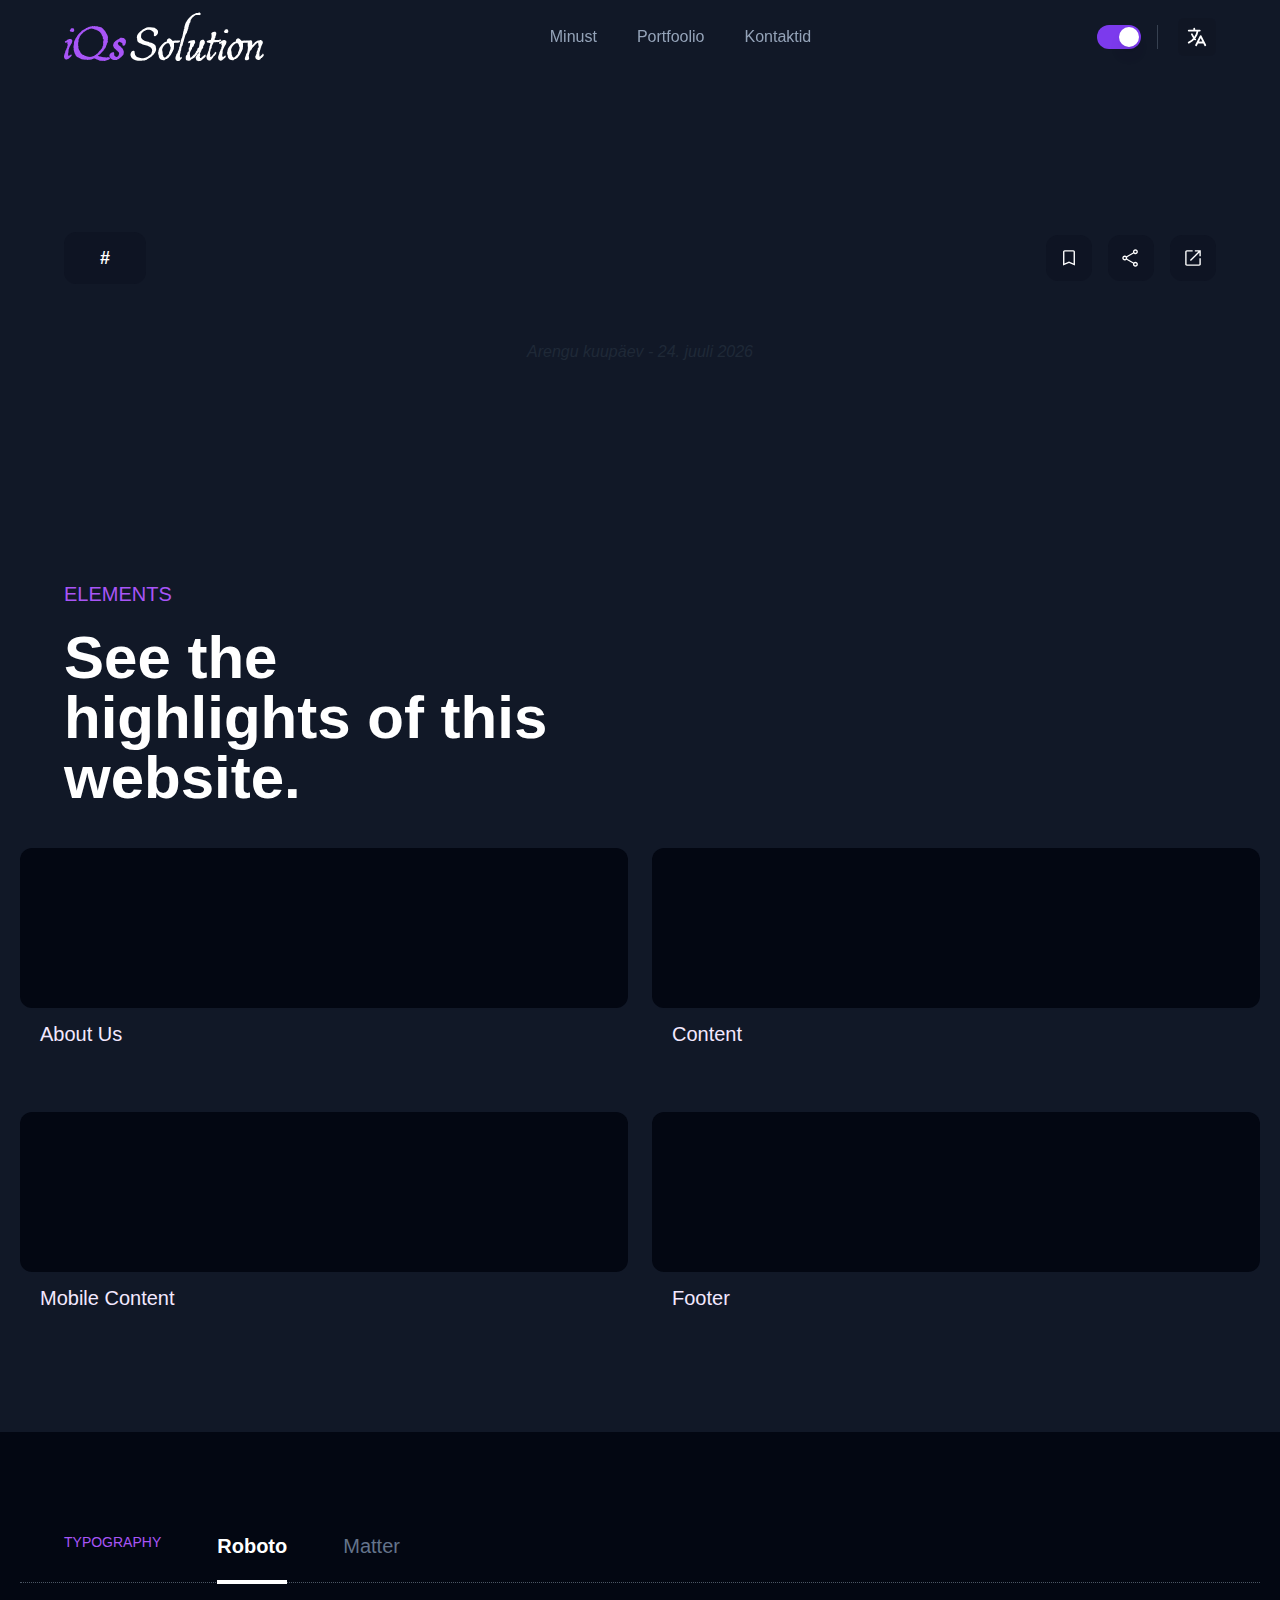
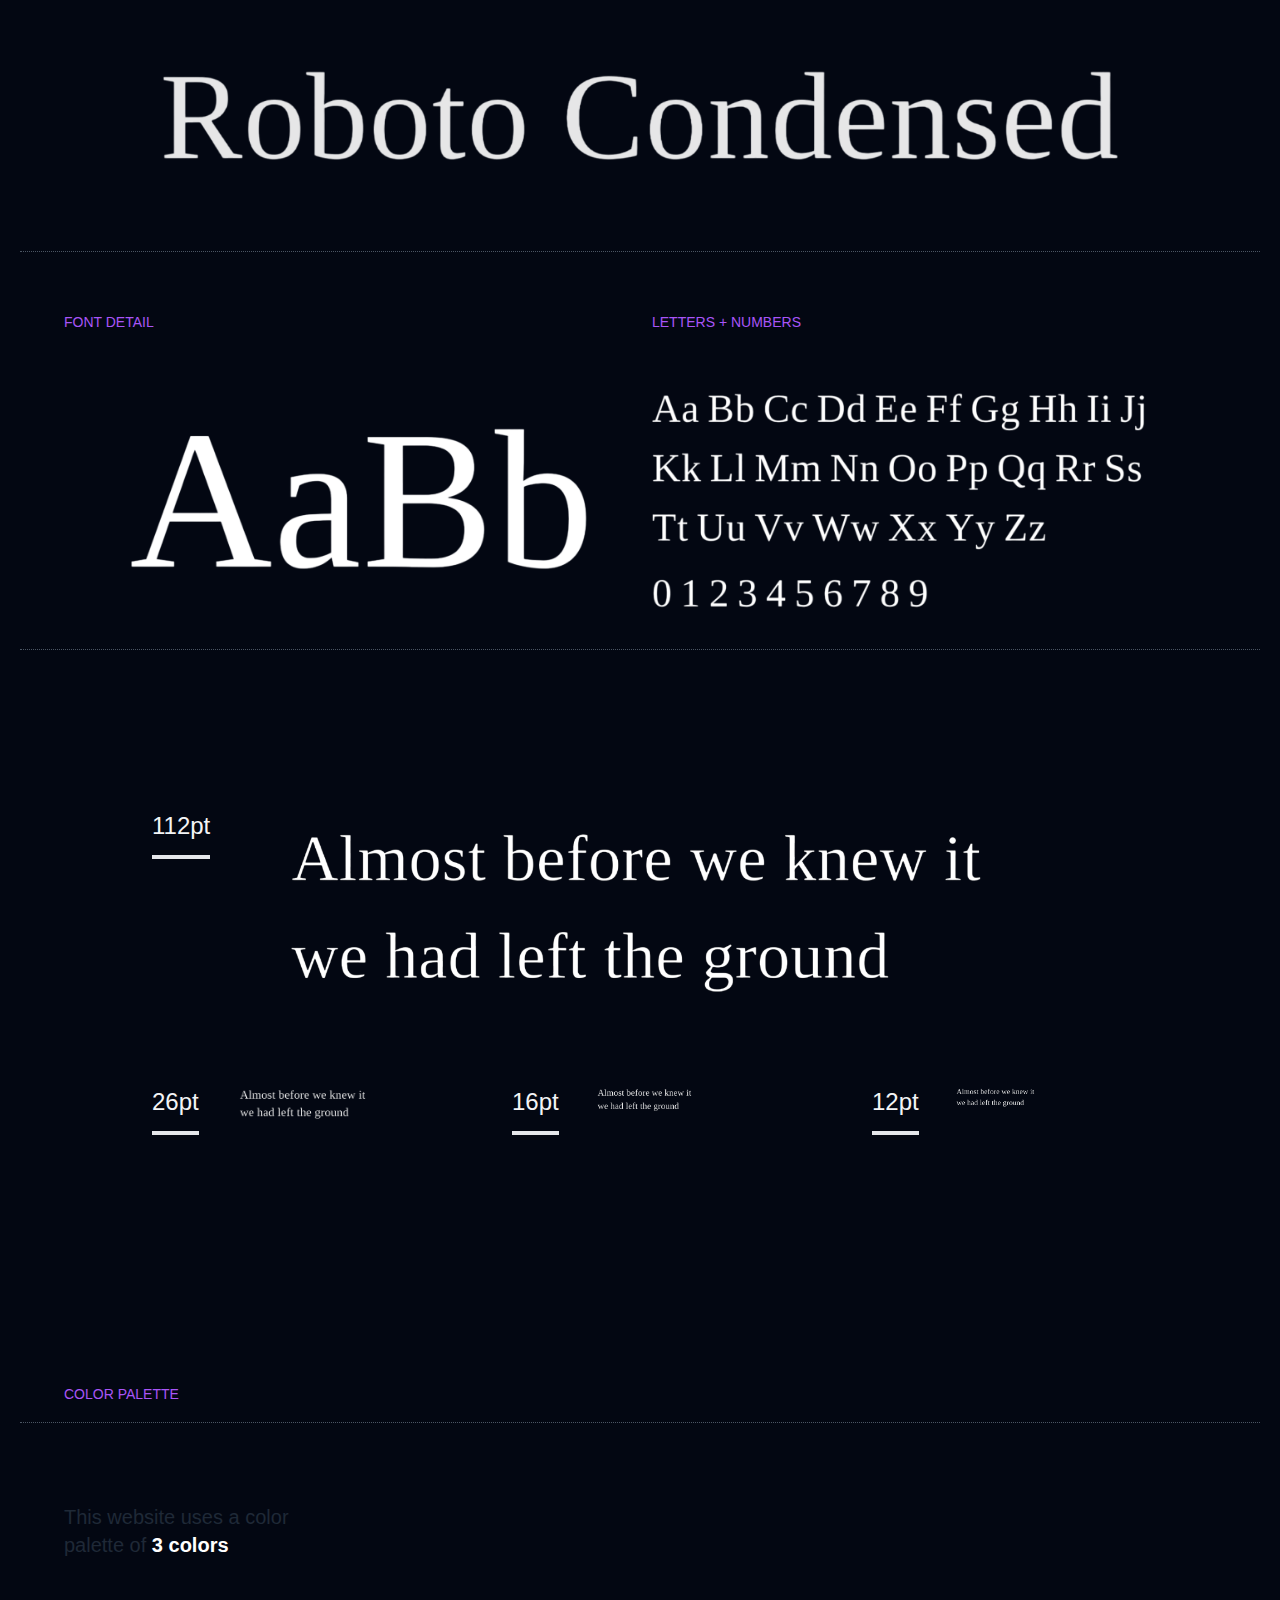
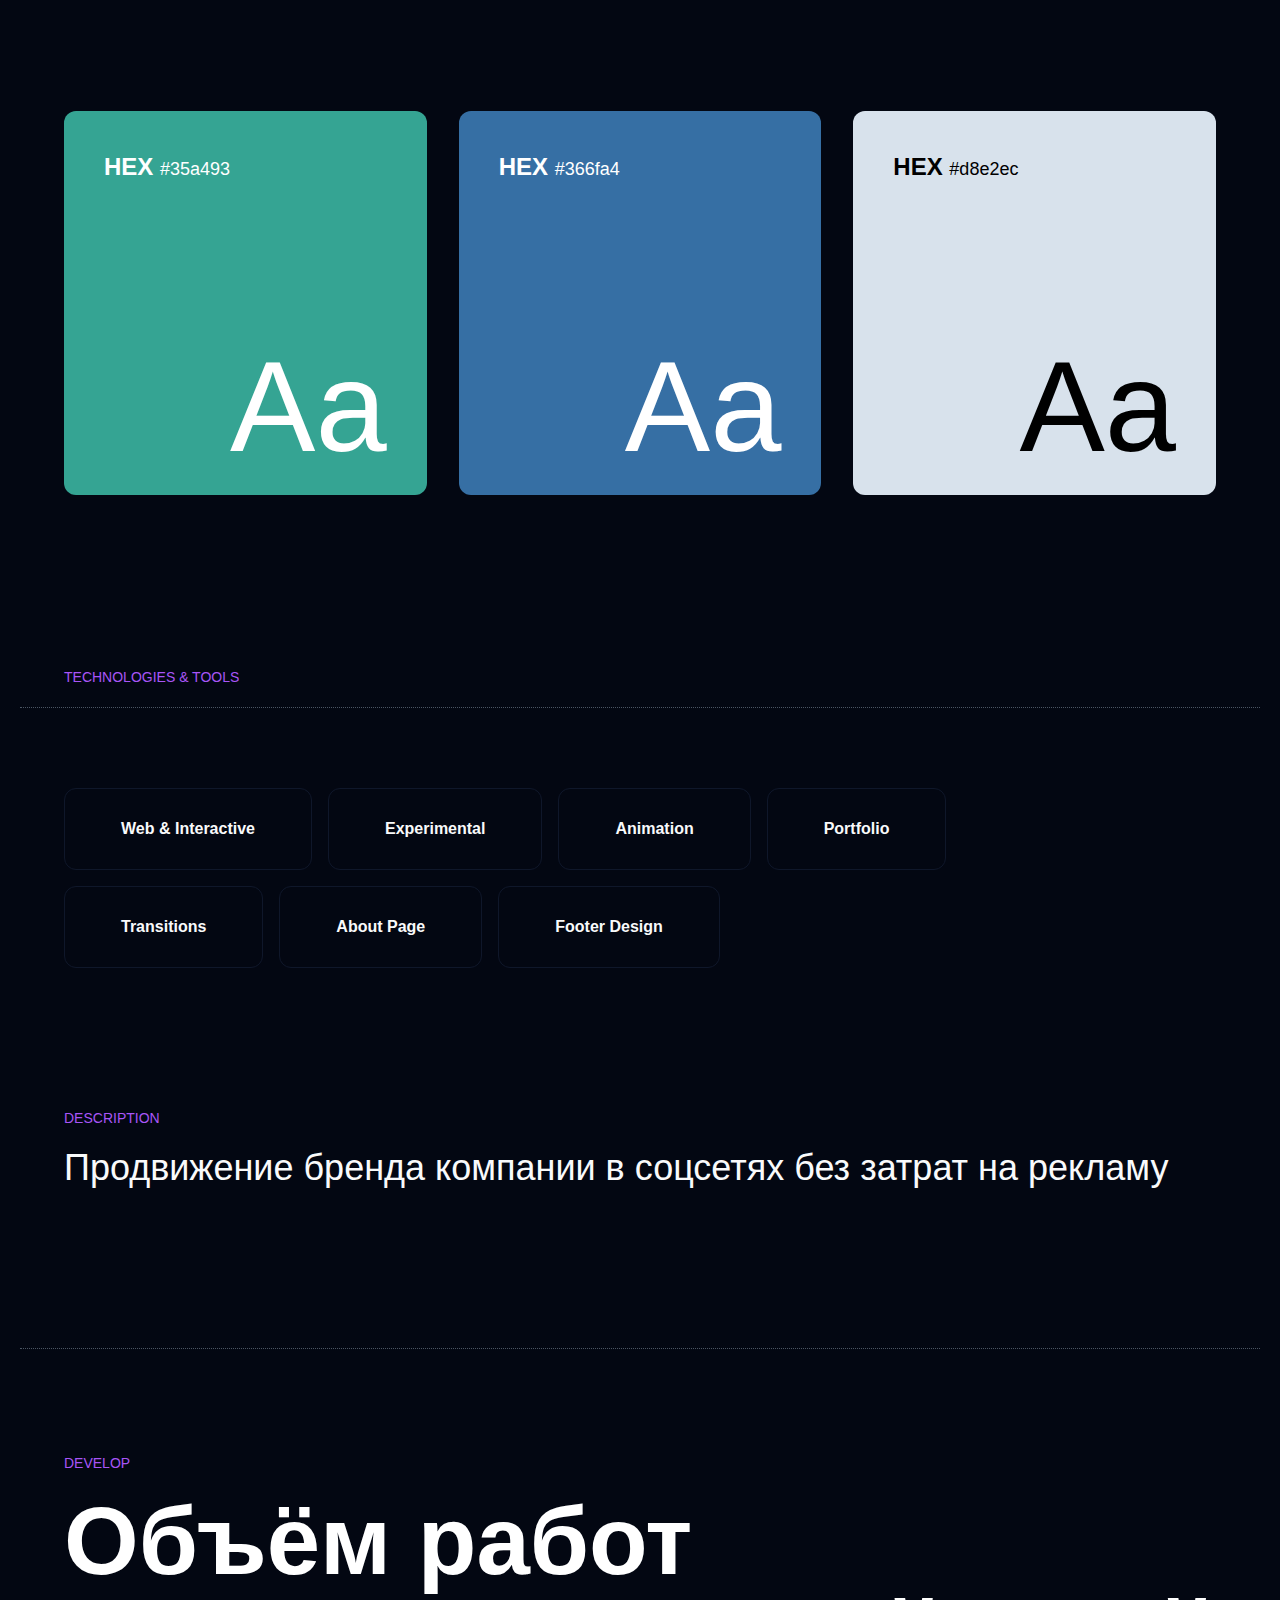
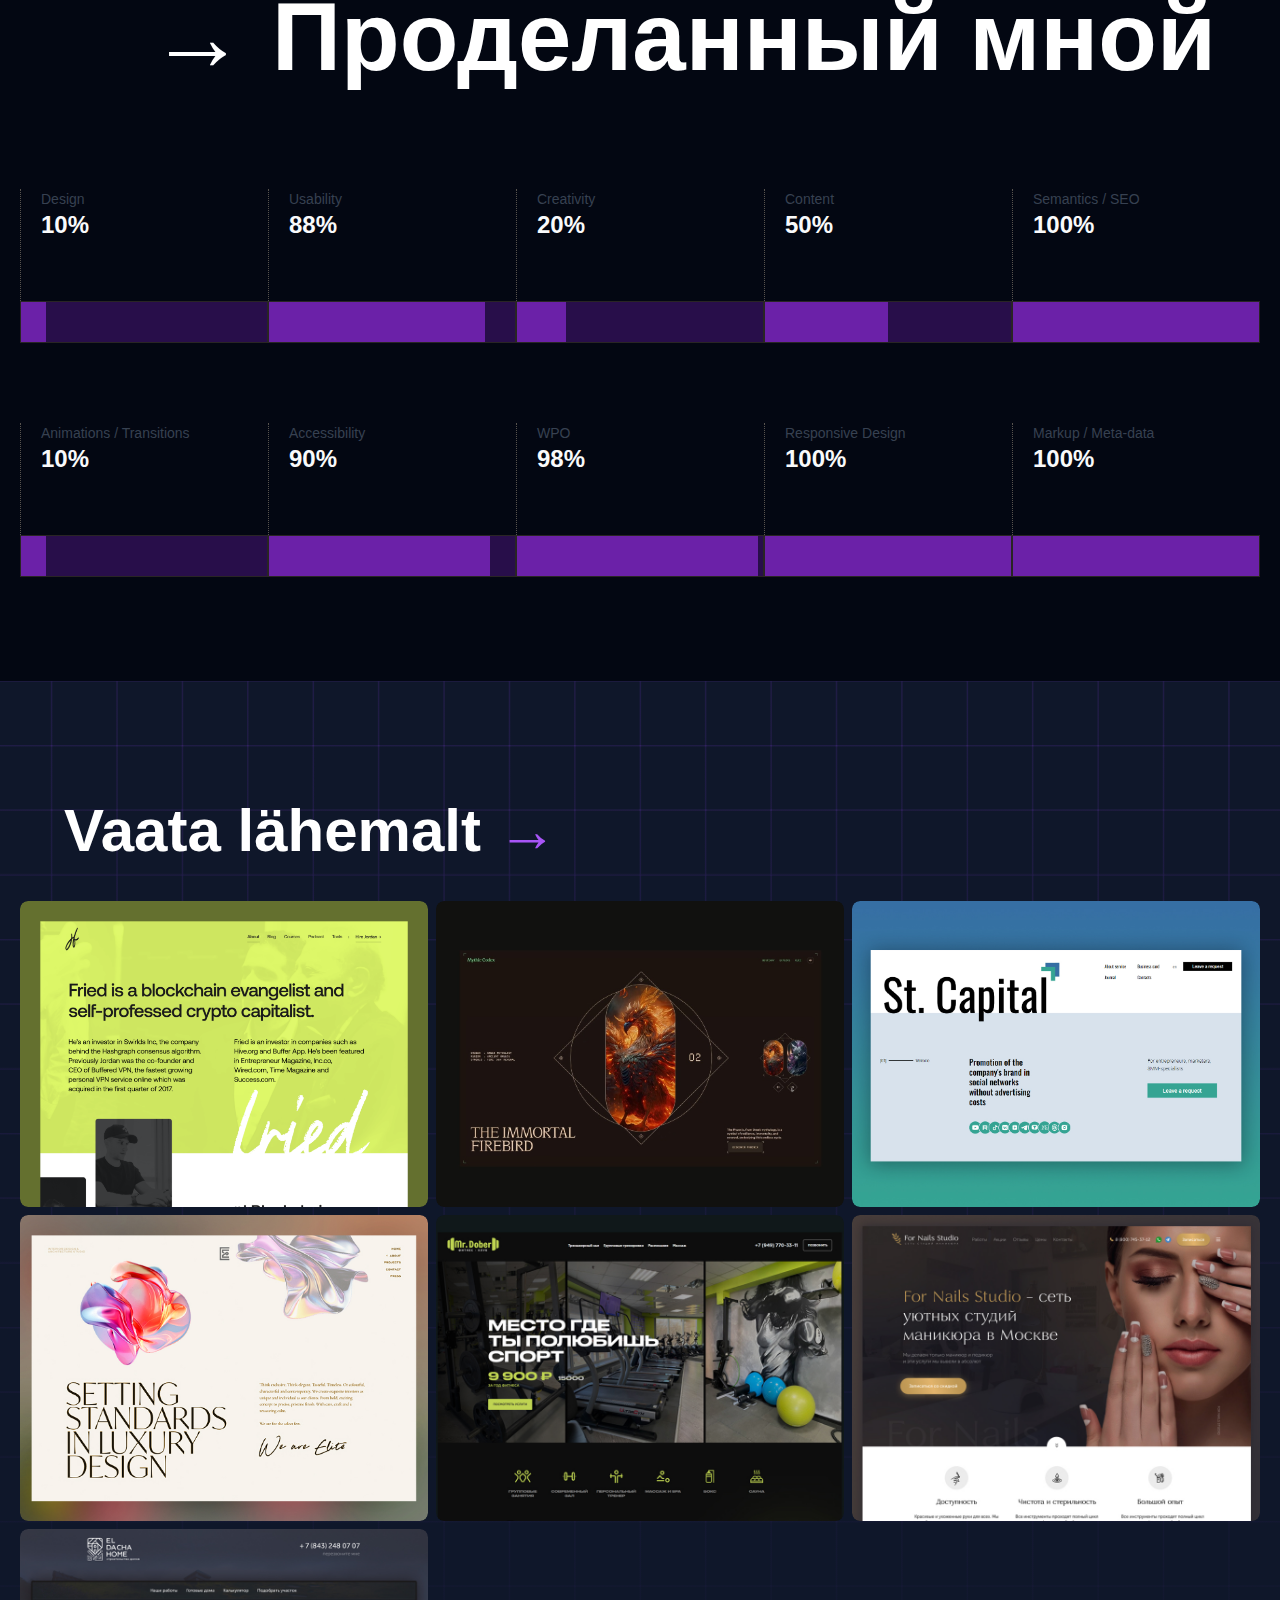
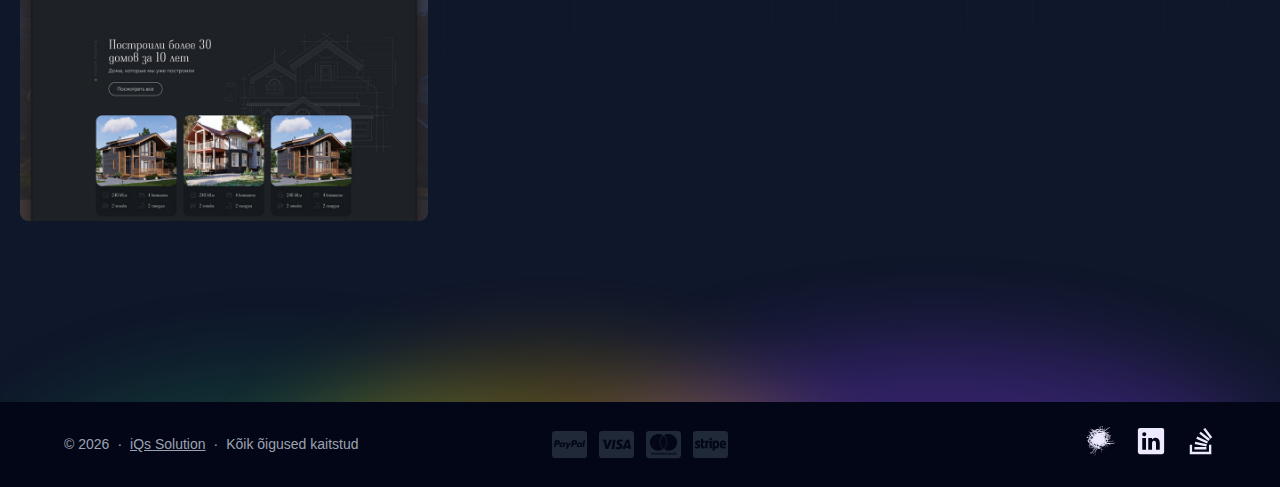
<file: portfolio/[href].html>
<!DOCTYPE html><html lang="en"><head><meta charSet="utf-8"/><meta name="viewport" content="width=device-width"/><title>Loading...</title><meta name="description" content="..."/><meta name="next-head-count" content="4"/><link rel="stylesheet" href="/css/main.css"/><link href="/favicon.png" rel="shortcut icon" type="image/x-icon"/><link rel="preload" href="/_next/static/css/4eb8ddb510152b26.css" as="style" crossorigin=""/><link rel="stylesheet" href="/_next/static/css/4eb8ddb510152b26.css" crossorigin="" data-n-p=""/><link rel="preload" href="/_next/static/css/a26bd86a6819ef91.css" as="style" crossorigin=""/><link rel="stylesheet" href="/_next/static/css/a26bd86a6819ef91.css" crossorigin="" data-n-p=""/><noscript data-n-css=""></noscript><script defer="" crossorigin="" nomodule="" src="/_next/static/chunks/polyfills-c67a75d1b6f99dc8.js"></script><script src="/_next/static/chunks/webpack-acdf13c491710264.js" defer="" crossorigin=""></script><script src="/_next/static/chunks/framework-32b1c5051d7c7582.js" defer="" crossorigin=""></script><script src="/_next/static/chunks/main-0b94eca9f1773c39.js" defer="" crossorigin=""></script><script src="/_next/static/chunks/pages/_app-ddf9eefca9f6508d.js" defer="" crossorigin=""></script><script src="/_next/static/chunks/5c0b189e-76020b692fcfc423.js" defer="" crossorigin=""></script><script src="/_next/static/chunks/261-9d7b70829e82a77f.js" defer="" crossorigin=""></script><script src="/_next/static/chunks/334-f3862dbd11e67ee7.js" defer="" crossorigin=""></script><script src="/_next/static/chunks/118-d4cc26549afb4a90.js" defer="" crossorigin=""></script><script src="/_next/static/chunks/pages/portfolio/%5Bhref%5D-e87b2db6275d1463.js" defer="" crossorigin=""></script><script src="/_next/static/3AF4CwW7meGVxXB8oPDkh/_buildManifest.js" defer="" crossorigin=""></script><script src="/_next/static/3AF4CwW7meGVxXB8oPDkh/_ssgManifest.js" defer="" crossorigin=""></script></head><body><div id="__next"><div class="dark"><header class="transform ease-in-out duration-500 bg-slate-200/50 dark:bg-gray-900/50 backdrop-blur-xl py-3 xl:py-3 2xl:py-9 fixed w-full z-50"><div class="max-w-6xl xl:max-w-6xl 2xl:max-w-7xl mx-auto flex justify-content justify-items-center justify-between"><div><a class="font-bold text-6xl text-gray-900 dark:text-white header" href="/"><span class="hidden">iQs Solution</span><svg xmlns="http://www.w3.org/2000/svg" width="200" height="50" viewBox="0 0 365 89" fill="currentColor"><g id="iQs" transform="translate(0, 24)" fill="#a855f7" fill-rule="evenodd"><path d="M54.8301 0.633789C55.4011 0.715355 56.0136 0.798007 56.666 0.879883C57.3775 0.877797 58.0897 0.836912 58.8018 0.757812L58.8574 0.751953H59.4248C60.6376 0.752077 61.7307 0.995715 62.5615 1.61133C62.9926 1.59111 63.4219 1.6386 63.8447 1.75293L64.0928 1.82812L64.1602 1.85059L64.2246 1.88184C64.4587 1.99902 64.6706 2.15447 64.8643 2.33008C64.8915 2.34369 64.9191 2.35748 64.9463 2.37109C65.5987 2.26794 66.2861 2.28362 66.8584 2.61035C67.224 2.69771 67.5713 2.81911 67.8789 2.99512L68.7549 3.21484L69.3906 3.37305L69.499 4.02051C69.5179 4.13344 69.5446 4.2055 69.5645 4.25C70.0158 4.34277 70.4083 4.58122 70.7383 4.87695C71.2627 5.15159 71.5648 5.66642 71.7451 6.11719C71.7848 6.20406 71.8182 6.2932 71.8467 6.38477H72.376L72.6729 6.83008C72.7337 6.92147 72.7975 7.02927 72.8496 7.14648C72.8721 7.19713 72.9004 7.26828 72.9238 7.35449C73.0033 7.43693 73.0858 7.52704 73.1689 7.62207C73.4927 7.99207 73.9163 8.52842 74.4326 9.2168C74.9563 9.91506 75.4796 10.6555 76.001 11.4375C76.5265 12.2258 77.0066 13.0572 77.4443 13.9277C78.0463 14.8762 78.5686 15.7885 79.0068 16.665C79.4504 17.5523 79.7701 18.4513 79.9629 19.3594C80.1384 19.7407 80.2646 20.1494 80.2646 20.5684V21.3359C80.2646 21.9391 80.1382 22.5011 79.874 22.9941C80.0222 23.2198 80.1324 23.4667 80.2129 23.708L80.2891 23.9375L80.2529 24.1768L79.9971 25.8408L79.9854 25.9131L79.9639 25.9824C79.8035 26.5036 79.7158 26.908 79.6826 27.207C79.669 27.3294 79.6674 27.4203 79.6689 27.4854C79.7105 27.5416 79.7443 27.5949 79.7705 27.6387C79.8755 27.8142 79.9731 28.0333 80.0645 28.2617L80.1367 28.4404V28.6328C80.1366 29.2684 79.9437 29.871 79.6104 30.4268L79.6084 30.4258C79.4965 30.6333 79.3569 30.8249 79.1973 31.001C79.1336 31.1283 79.0705 31.2565 79.0068 31.3838C78.8946 31.6083 78.7404 31.8611 78.5605 32.1309L78.5049 32.2129L78.4824 32.2344C78.4788 32.2549 78.4727 32.2902 78.4727 32.3447V32.4678L78.4424 32.5869C78.3698 32.8773 78.293 33.1446 78.2168 33.3877V33.624H77.9648L78.0996 34.7217C78.1565 34.7073 78.1096 34.7042 77.9502 34.8477C77.8176 34.967 77.6506 35.1496 77.4492 35.4102V35.5439C77.4492 35.985 77.2252 36.3107 77.0283 36.5078L76.9775 36.5586L76.7783 36.707C76.7569 36.9154 76.7224 37.1226 76.6758 37.3291C76.6667 37.7135 76.6171 38.0961 76.5225 38.4746L76.5127 38.5127L76.501 38.5488C76.3892 38.8838 76.1748 39.1523 75.9717 39.3555C75.9069 39.4203 75.836 39.483 75.7627 39.5459C75.7753 39.6165 75.7852 39.6905 75.7852 39.7686V39.9307L75.7334 40.085C75.5288 40.6985 75.1351 41.3421 74.4082 41.5898L74.2588 41.6338C74.256 41.6345 74.2326 41.6401 74.1875 41.6787C74.1684 41.6951 74.1467 41.7187 74.1211 41.748V42.4863L73.8281 42.7793C73.7193 42.8881 73.5915 43.0031 73.4512 43.0967C73.3573 43.1592 73.1664 43.2729 72.9121 43.3125C72.801 43.4292 72.6853 43.598 72.5752 43.8389C72.5347 44.3899 72.3517 44.9148 72.0586 45.4033L71.9951 45.5088L71.9082 45.5957C71.7331 45.7708 71.5063 45.9416 71.2324 46.0449C71.2059 46.0669 71.1818 46.0885 71.1592 46.1055C71.0718 46.1708 70.9724 46.2308 70.8701 46.2891L70.582 46.7217C70.4395 47.1676 70.1956 47.564 69.8604 47.8994L69.79 47.9697L69.707 48.0244L69.1328 48.4062C68.8931 48.7869 68.5499 49.1297 68.0605 49.293C68.0283 49.3037 68.0003 49.3146 67.9766 49.3242V49.5264L67.6904 49.8115C67.6958 49.8056 67.6925 49.8094 67.6807 49.8271C67.6657 49.8496 67.6425 49.887 67.6143 49.9434L67.542 50.0889L67.0674 50.5635C67.0333 50.6305 67.0018 50.6858 66.9766 50.7236C66.8832 50.8638 66.7689 50.9908 66.6602 51.0996C66.575 51.1847 66.4894 51.2703 66.4043 51.3555C66.243 51.5168 66.0508 51.6416 65.8652 51.7422C65.8406 51.7615 65.8188 51.7797 65.7998 51.7959V52.1621L65.2471 52.4385C65.1633 52.4803 65.0792 52.5227 64.9941 52.5654C64.9092 52.6082 64.8218 52.6521 64.7354 52.6953C64.565 52.7805 64.394 52.866 64.2236 52.9512L64.1602 52.9824L64.0928 53.0049C64.0246 53.0277 63.8965 53.0949 63.7158 53.2754L63.6455 53.3457L63.5625 53.4004L61.6797 54.6543C61.9272 54.7999 62.214 54.9567 62.5439 55.1221C63.442 55.5294 64.1873 55.8002 64.7871 55.9502C65.106 56.0299 65.4687 56.111 65.874 56.1924C66.1178 56.2329 66.3833 56.2735 66.6699 56.3145L67.6133 56.4404L67.6211 56.4414L67.6299 56.4424C68.2405 56.5297 68.82 56.6614 69.3652 56.8359L72.8779 57.3379C73.4286 57.4165 73.9799 57.4561 74.5293 57.4561H74.5908L74.6533 57.4639C75.3065 57.5455 75.8884 57.6288 76.3965 57.7119H78.0283C78.4522 57.6336 78.8779 57.591 79.3047 57.5859C79.7548 57.5138 80.1855 57.471 80.5938 57.46C80.8723 57.3632 81.163 57.3281 81.4414 57.3281L81.7217 57.3408C82.3689 57.3988 82.9545 57.6598 83.4277 58.1328C83.5371 58.2422 83.6516 58.3699 83.7451 58.5107C83.821 58.6251 83.9766 58.8827 83.9766 59.2246V59.2266C83.976 59.5042 83.8766 59.7253 83.8057 59.8555C83.7287 59.9965 83.6332 60.1223 83.543 60.2275C83.3624 60.4381 83.122 60.6608 82.8486 60.8887L82.8164 60.915L82.7822 60.9395C81.8345 61.6029 80.7561 62.1158 79.5586 62.4844L79.5469 62.4873L79.5352 62.4912L75.4395 63.6436L75.4248 63.6475L75.4111 63.6504C74.076 63.9842 72.9465 64.159 72.1406 64.0596C71.9535 64.047 71.7779 63.9943 71.6318 63.9365H70.5811C70.3377 64.0128 70.0701 64.0894 69.7793 64.1621L69.6602 64.1924H69.5371C68.9105 64.1924 68.2478 64.1474 67.5518 64.0625C66.9048 64.0567 66.2849 63.9634 65.6982 63.7754C64.0571 63.4258 62.7025 62.9312 61.7061 62.2451C61.3103 62.0085 60.87 61.7695 60.3857 61.5273C59.9331 61.301 59.4356 61.109 58.8936 60.9541L58.8047 60.9277L58.7217 60.8867C58.4409 60.7463 58.1666 60.6445 57.9014 60.5781L57.7949 60.5518L57.6973 60.5029C57.3598 60.3342 56.9918 60.1286 56.5938 59.8926C56.4636 59.8565 56.3408 59.8399 56.2246 59.8398H56.0615L55.9082 59.7891C55.777 59.7454 55.5885 59.712 55.3281 59.7119C54.869 59.712 54.2185 59.8125 53.3496 60.0459C51.4009 60.9209 49.1698 61.5704 46.667 62.002L46.6611 62.0029C46.1272 62.0919 45.5914 62.1366 45.0557 62.1416C44.599 62.2267 44.1403 62.2724 43.6807 62.2725C42.3301 62.2724 40.9847 62.0517 39.6494 61.6201L39.5 61.7207L39.3877 61.7949L39.2607 61.8369C38.7496 62.0073 38.1019 62.1208 37.5137 61.8691C37.2007 61.8307 36.9111 61.7283 36.6494 61.5703C36.4978 61.5936 36.3454 61.6133 36.1924 61.623L35.873 61.6328H34.8477C33.2674 61.6327 31.92 61.4208 30.9902 60.8398L30.8926 60.7793L30.8115 60.6982C30.5962 60.4822 30.5005 60.2283 30.4541 60.043C30.4435 60.0008 30.4342 59.9583 30.4268 59.916C30.2879 59.8843 30.1551 59.8366 30.0273 59.7803C29.8778 59.7331 29.736 59.712 29.6006 59.7119H29.3643L28.7471 59.4033C28.1482 59.2655 27.6047 58.9496 27.1152 58.5195C26.4029 58.3957 25.658 57.9925 24.9307 57.4834L22.8086 56.0693L22.6904 55.832C22.6528 55.7567 22.6073 55.6576 22.5654 55.5439L22.4551 55.4893L22.3066 55.1914C22.2378 55.0538 22.1366 54.8362 22.0938 54.5879L20.9209 53.708V53.208C20.9208 52.6795 20.7885 52.4664 20.7012 52.3789L20.5352 52.2119L20.46 51.9883C20.2668 51.4089 19.907 50.8716 19.3418 50.377L19 50.0781L19.001 49.624C19.001 49.4203 19.0124 49.2085 19.0518 49.0117C19.0654 48.9435 19.0902 48.8511 19.1289 48.7471V48.375L18.7139 47.96L17.6221 43.5947L17.5928 43.4756V42.5889L17.6221 42.4697L17.8379 41.6084C17.8224 41.5338 17.7851 41.4131 17.6982 41.2393C17.5031 40.8489 17.359 40.4239 17.3408 39.9873C17.2477 39.2963 17.2537 38.5023 17.3418 37.6211L17.3486 37.5488L17.3662 37.4785C17.4384 37.1896 17.4648 36.9747 17.4648 36.8242V36.7012L17.4941 36.582C17.5756 36.2561 17.5927 36.0989 17.5928 36.0566V35.8203L17.6982 35.6094C17.7105 35.5848 17.7155 35.5678 17.7178 35.5586L17.7207 35.5439C17.7208 35.2243 17.7672 34.8907 17.8994 34.5762L18.1055 33.752V31.96C18.1055 31.5002 18.1505 31.0623 18.2451 30.6514C18.3529 29.4959 18.7339 28.2512 19.3506 26.9297L19.3848 26.8555V26.7324L19.4902 26.5215C19.5562 26.3895 19.6554 26.2203 19.8037 26.0713C19.8236 26.0514 19.8476 26.0321 19.8721 26.0107L19.874 26.0088L20.1504 25.4561H20.2617L20.416 24.9893C20.4536 24.4939 20.6341 23.9847 20.877 23.4912C21.0471 23.0498 21.3702 22.6475 21.7246 22.293C22.1043 21.9132 22.2105 21.6854 22.2305 21.6055L22.3418 21.1602L22.7539 20.9541C22.8409 20.9105 22.8843 20.8749 22.9023 20.8584L22.9336 20.7646L23.0078 20.6533C23.1052 20.5072 23.1802 20.3839 23.2383 20.2842C23.307 19.6092 23.6206 19.0175 24.0947 18.5205C24.589 17.8615 25.1075 17.1701 25.6006 16.5127C26.124 15.8149 26.6495 15.1572 27.1768 14.542L27.2021 14.5127L27.2285 14.4854L28.792 12.9219L28.8213 12.8975C29.3974 12.4037 29.9791 11.9043 30.5557 11.4102L31.4082 10.4375L31.4307 10.4131L31.4531 10.3896C31.7109 10.1318 31.8019 9.94263 31.8301 9.83008L31.9238 9.45508L32.2461 9.24023C32.3743 9.15476 32.503 9.06848 32.6309 8.9834C32.7336 8.91505 32.8362 8.84646 32.9385 8.77832C33.2178 8.51306 33.5364 8.2882 33.8965 8.14551L35.6963 7.06641C35.9592 6.87688 36.2472 6.83301 36.4482 6.83301C36.5255 6.83304 36.6017 6.83947 36.6748 6.84961C36.8461 6.70149 37.0351 6.5593 37.2383 6.42383C37.4939 6.2534 37.7502 6.08254 38.0059 5.91211L38.0576 5.87793L38.1133 5.84961C38.3971 5.70769 38.6372 5.56877 38.8389 5.43848C39.1191 5.17486 39.4371 4.95424 39.7949 4.81445C39.8481 4.78474 39.9282 4.73 40.0293 4.62891L40.0996 4.55859L40.1826 4.50391C40.4545 4.32267 40.7068 4.16907 40.9297 4.05762L40.9668 4.03906L41.0049 4.02344L42.2852 3.51172L42.3125 3.50098L42.3408 3.49219C42.4544 3.45413 42.7225 3.31714 43.1904 3.00879C43.6666 2.58896 44.3826 2.34976 45.1123 2.18652C45.4114 2.1023 45.6892 2.03722 45.9248 2.00781C46.0455 1.99277 46.1983 1.98124 46.3564 1.99707C46.4474 2.00621 46.6471 2.03383 46.8535 2.1543C46.8567 2.15371 46.8606 2.1531 46.8643 2.15234C47.0024 2.02561 47.1437 1.9102 47.2861 1.81543C47.4452 1.70963 47.7104 1.55884 48.0391 1.52734C49.1684 1.36476 50.1051 1.12571 50.8613 0.823242L51.04 0.751953H51.4082C51.5755 0.685828 51.7818 0.624118 52 0.624023C52.4284 0.624154 52.8442 0.715246 53.2393 0.879883H53.6436C53.8875 0.803459 54.1558 0.726936 54.4463 0.654297L54.6367 0.606445L54.8301 0.633789ZM105.003 21.9561C105.14 21.9902 105.271 22.0108 105.397 22.0195L105.859 22.0332L105.891 22.0342L105.923 22.0361C106.22 22.0547 106.515 22.0964 106.807 22.1572C107.271 22.1668 107.723 22.2033 108.143 22.2871C108.564 22.3713 109.061 22.5232 109.521 22.8223C110.086 23.1374 110.55 23.6022 110.841 24.2002H110.851L112.278 25.6279V25.7559L112.406 25.8838V26.1328C112.411 26.1401 112.416 26.1478 112.421 26.1553L112.918 26.6523V28.1064C113.164 29.0449 113.269 30.0815 112.943 31.0576L112.929 31.1006L112.913 31.1426L112.301 32.7354L111.959 33.8711C111.829 34.455 111.536 35.0294 111.02 35.4814C110.675 35.7826 110.294 35.9758 109.919 36.0977C109.888 36.1151 109.859 36.1345 109.829 36.1494C109.369 36.3796 108.931 36.3925 108.742 36.3926H107.914L107.328 35.8066C106.859 35.338 106.729 34.7824 106.685 34.5596C106.627 34.2728 106.614 33.9889 106.614 33.752V32.9268L106.737 32.8018C106.736 32.6957 106.734 32.6003 106.73 32.5146C106.696 32.4842 106.662 32.4517 106.628 32.418C106.472 32.2624 106.353 32.097 106.261 31.9316L105.468 31.5352L105.467 31.3604C105.396 31.3203 105.339 31.2848 105.3 31.2588C105.082 31.114 104.901 30.9483 104.768 30.8145L104.767 30.8135C104.741 30.7882 104.718 30.762 104.694 30.7363C104.319 30.7015 103.888 30.6185 103.495 30.4219L103.072 30.21L102.788 29.8311L102.524 29.4785L102.222 29.3779C102.218 29.3767 102.197 29.3701 102.156 29.3643L101.958 29.3525C101.706 29.3525 101.411 29.3329 101.1 29.2783C100.931 29.4474 100.763 29.5713 100.634 29.6572C100.35 29.8458 100.044 29.9908 99.7598 30.1045L98.9365 30.457C98.7818 30.5297 98.4699 30.7401 98.292 31.6885L98.2559 31.8809L98.2217 31.9639L98.2236 31.9678L98.5869 33.0576L98.8379 33.3086V33.8906C98.8636 33.9354 98.8874 33.9789 98.9121 34.0195L99.1631 34.4111L99.1807 34.4404C99.3429 34.704 99.5002 34.9877 99.6514 35.29L99.7129 35.4023C99.7464 35.4583 99.7822 35.508 99.8184 35.5537C99.8777 35.5933 99.9368 35.6333 99.9961 35.6729L101.042 36.3701L101.444 36.5713C101.649 36.6736 101.897 36.8163 102.137 37.0127C102.702 37.3839 103.178 37.857 103.551 38.4209C103.787 38.696 103.97 38.9981 104.109 39.3145C104.127 39.3381 104.142 39.361 104.158 39.3809L104.269 39.5059L104.442 39.6797L104.548 39.8545C105.244 40.1432 105.858 40.5906 106.335 41.207H106.336C106.344 41.2166 106.351 41.2267 106.358 41.2363C106.363 41.243 106.369 41.2492 106.374 41.2559H106.373C107.196 42.2976 107.91 43.6142 108.541 45.1445C109.006 46.1292 109.206 47.2146 109.206 48.3447C109.206 48.7362 109.15 49.128 109.067 49.5068C109.045 49.8847 108.981 50.2609 108.891 50.6221L108.837 50.834L108.823 50.8594C108.823 50.8725 108.822 50.8874 108.822 50.9043C108.822 51.5846 108.603 52.2001 108.355 52.6953L108.21 52.9854L107.849 53.3467C107.841 53.3543 107.833 53.3617 107.825 53.3691L107.29 54.4395H106.782C106.755 54.4784 106.728 54.5173 106.7 54.5557C106.641 54.6939 106.579 54.8139 106.52 54.9121C106.343 55.2056 106.127 55.4511 105.932 55.6465L105.931 55.6484C105.767 55.8114 105.501 56.0227 105.14 56.1592C104.948 56.4942 104.65 56.9184 104.196 57.2363C103.819 57.5497 103.378 57.7521 102.906 57.8418L102.811 58.1289L102.477 58.4619C102.205 58.7332 101.957 58.9706 101.739 59.1611C101.568 59.3113 101.27 59.5645 100.933 59.7334L100.736 59.8311L100.604 59.8643L100.603 59.8652C100.564 59.8907 100.504 59.937 100.422 60.0117C100.33 60.2282 100.203 60.4481 100.021 60.6543L99.916 60.7666C99.2846 61.3978 98.4485 61.7127 97.5625 61.624C97.5615 61.6242 97.5606 61.6248 97.5596 61.625C97.4541 61.6484 97.2993 61.691 97.0869 61.7617L97.0137 61.7861L96.9395 61.8047L96.9307 61.8066C96.4327 62.1418 95.866 62.248 95.4297 62.248H91.9736C91.9 62.2481 91.8413 62.2503 91.7959 62.2529L91.3486 62.4766L90.666 62.333C88.8418 61.9489 87.2156 61.3062 85.8438 60.3564V60.3555C84.9049 59.7415 84.3425 58.7157 83.9727 57.791C83.8187 57.4061 83.6707 57.0738 83.5293 56.791C83.388 56.5084 83.2576 56.2834 83.1416 56.1094L82.8057 55.6055V54.6162C82.8057 54.1759 82.9028 53.7659 83.0596 53.3975C83.0601 53.3956 83.0601 53.3933 83.0605 53.3916C83.063 53.3828 83.065 53.3757 83.0664 53.3701C83.0804 52.9462 83.1922 52.3648 83.6113 51.8496C83.9141 51.4272 84.286 51.0662 84.7207 50.7764L84.7607 50.75L84.8008 50.7256C84.8223 50.7127 84.8397 50.6987 84.8555 50.6885C85.6916 49.1941 87.1867 48.5082 88.7471 48.2852L89.7363 48.1436L89.9854 48.3926H91.2861V49.8848C91.491 50.2663 91.6483 50.7083 91.6934 51.2031C91.7329 51.638 91.6781 52.0578 91.5479 52.4492C91.5521 52.5646 91.5583 52.661 91.5654 52.7393C91.5713 52.8034 91.5779 52.8464 91.582 52.8721L92.1934 54.584L92.2109 54.6318L92.2256 54.6816C92.2781 54.8567 92.325 54.9953 92.3662 55.1016C92.3712 55.1144 92.3772 55.1262 92.3818 55.1377C92.3969 55.1461 92.4145 55.1562 92.4346 55.167L92.6123 55.2588L92.6133 55.2598L93.3818 55.6445C93.7301 55.8189 94.0401 56.0624 94.2988 56.2988L94.54 56.5303L94.5957 56.5859C95.0371 56.5905 95.4915 56.6429 95.9365 56.7754C96.1596 56.8298 96.2826 56.8398 96.3262 56.8398L96.5312 56.835C96.7176 56.8249 96.8478 56.8016 96.9316 56.7793C96.9803 56.7663 97.0067 56.754 97.0176 56.749L97.0811 56.6992L97.1719 56.6406C97.8789 56.1907 98.5613 55.556 99.2061 54.6963L99.291 54.583L99.3916 54.4824C99.415 54.459 99.4379 54.4351 99.4609 54.4121C99.4704 54.3967 99.4793 54.3808 99.4893 54.3652C99.5547 54.1975 99.6302 54.0545 99.6992 53.9395C99.7007 53.937 99.7017 53.9341 99.7031 53.9316C99.7085 53.6913 99.7542 53.491 99.7656 53.4395C99.7883 53.3372 99.816 53.2336 99.8428 53.1396C99.8971 52.9491 99.9715 52.7143 100.061 52.4473L100.21 52L100.537 51.6719L100.473 50.3643C100.407 49.062 100.009 48.2845 99.4629 47.7793C98.9612 47.3607 98.4195 46.904 97.8398 46.4072L97.7812 46.3574L97.7275 46.3027C97.3135 45.8887 96.8648 45.5075 96.3818 45.1572C95.7823 44.8065 95.2819 44.2746 95.0098 43.5547C93.4615 42.5164 92.2051 41.4942 91.4189 40.4834L91.2607 40.2803L91.1602 40.0439L90.7764 39.1484L90.6143 38.7705V38.5762L90.4863 38.3203V38.2432C90.2766 37.9828 90.0784 37.6856 89.9307 37.3535L89.5898 37.0127V35.8008C89.5898 34.9842 89.7878 34.1864 90.1035 33.4277L90.8691 31.3857L91 31.0371L91.2471 30.7588L92.3096 29.5635L92.3516 29.5225L93.5039 28.3701C93.8387 28.0354 94.2122 27.7186 94.6143 27.417C94.8692 27.2258 95.1393 26.9906 95.4238 26.7061C96.2923 25.8376 97.3405 25.2059 98.5498 25.0234V24.9883L99.1357 24.4023C99.6444 23.8937 100.282 23.6256 100.943 23.5723C100.957 23.5664 100.972 23.5595 100.988 23.5518C100.991 23.5498 100.993 23.5471 100.996 23.5449C101.063 23.4894 101.166 23.3955 101.312 23.25C101.819 22.7425 102.466 22.2837 103.265 22.084L103.504 22.0244H103.564L103.908 21.6826L105.003 21.9561ZM10.7275 24.0479C10.9996 24.0479 11.2758 24.1048 11.5371 24.1826C11.8482 24.1977 12.1734 24.2519 12.5059 24.335C13.0645 24.4746 13.5671 24.6505 13.9756 24.8838C14.3768 25.1129 14.7822 25.4514 14.9844 25.9561L15.0557 26.1357V29.3027L14.7627 29.5957C14.649 29.7094 14.5929 29.7948 14.5664 29.8477C14.5538 29.8728 14.5482 29.8895 14.5459 29.8984L14.5439 29.9121V31.0938L14.3057 31.3311C14.2988 31.3436 14.2897 31.361 14.2783 31.3838C14.2346 31.4713 14.1762 31.6026 14.1025 31.7852C13.9731 32.2386 13.7415 32.6415 13.417 32.9854C13.1263 33.351 12.8688 33.7546 12.6465 34.1992C12.381 34.7301 12.113 35.2229 11.8418 35.6748L11.8076 35.7324L11.7656 35.7852C11.4701 36.1546 11.2083 36.564 10.9824 37.0156C10.7363 37.5079 10.5353 37.9517 10.377 38.3477L10.3613 38.3867L10.3428 38.4238C10.2572 38.595 10.1714 38.7661 10.0859 38.9365C10.0004 39.1071 9.9151 39.2772 9.83008 39.4473C9.70448 39.6985 9.60263 39.9966 9.53223 40.3486L9.51855 40.418L9.49512 40.4854L8.72754 42.6611L8.70605 42.7197L8.67871 42.7754C8.62159 42.8896 8.55292 43.0561 8.47656 43.2852C8.42347 43.4446 8.40039 43.5938 8.40039 43.7363V43.8984L8.34863 44.0527C8.30573 44.1814 8.2625 44.3099 8.21973 44.4375C8.19158 44.5215 8.16266 44.6051 8.13477 44.6885C8.12915 44.789 8.12008 44.8888 8.10547 44.9883C8.13406 45.0412 8.15887 45.0949 8.17969 45.1494L8.74512 45.7148L8.42285 46.3594L8.01562 47.1729V49.3486L7.6543 50.0713L7.50391 50.3711V52.8213C7.53453 52.8581 7.56562 52.8934 7.59277 52.9297C7.64507 52.9996 7.70663 53.0897 7.75879 53.1943C7.78087 53.2386 7.8131 53.3087 7.83984 53.3984C8.01808 53.7985 8.11861 54.2605 8.01562 54.7383V55.1406C8.11292 55.1073 8.21159 55.0792 8.30957 55.0547L8.42871 55.0244H8.55176C8.62451 55.0244 8.69141 55.0212 8.75293 55.0186C8.8097 54.9047 8.88803 54.7871 8.99609 54.6787L9.28906 54.3848H10.1201L11.127 53.5791C11.4577 53.2903 11.7304 53.0604 11.9385 52.8984C12.0437 52.8166 12.1496 52.7388 12.2471 52.6768C12.2948 52.6464 12.3606 52.6073 12.4355 52.5723C12.4764 52.5532 12.6608 52.4639 12.9043 52.4639H13.3203L13.6143 52.7598L13.7422 52.8887L13.8555 53.002L13.9268 53.1465C14.3657 54.026 13.934 54.8245 13.4453 55.3525C13.1354 55.8434 12.7413 56.2786 12.2715 56.6582L11.0127 57.791L10.959 57.8398L10.8984 57.8799C10.707 58.0075 10.5017 58.177 10.2832 58.3955L10.2129 58.4658L10.1309 58.5205C9.95068 58.6406 9.70363 58.8462 9.38672 59.1631C8.73871 59.8111 8.03993 60.3711 7.29004 60.8398L7.27344 60.8506L7.25586 60.8604C6.56041 61.2577 5.78139 61.5478 4.92871 61.7373L4.82129 61.7607H4.71191C3.76391 61.7607 2.81195 61.2382 1.91113 60.5176L1.86816 60.4824L1.45898 60.0732C1.37042 60.0255 1.29257 59.9736 1.23145 59.9277C1.09129 59.8225 0.946451 59.6886 0.804688 59.5469L0.637695 59.3799L0.563477 59.1562C0.559145 59.1433 0.473771 58.8871 0.307617 58.3887L0.255859 58.2344V57.4326C0.255859 57.3008 0.23613 57.2464 0.233398 57.2393L0.202148 57.1758L0.179688 57.1084C0.0916761 56.8443 0.0346159 56.574 0.0117188 56.2998L0 56.0244V55.3848C0 55.0701 0.0111934 54.7877 0.0400391 54.5566C0.0543107 54.4424 0.0761827 54.3127 0.114258 54.1855C0.143834 54.0868 0.219933 53.8536 0.419922 53.6533H0.420898L0.639648 53.4346V52.332L0.745117 52.1211C0.878414 51.8545 0.896484 51.7141 0.896484 51.6719V51.2578L1.16016 50.9932C1.18138 50.7555 1.25372 50.4864 1.42871 50.2422C1.49199 50.1156 1.55488 49.9889 1.61816 49.8623C1.69178 49.6488 1.76962 49.4485 1.85449 49.2676L2.17578 48.1973V47.3252L2.20605 47.2061C2.47888 46.1148 2.90211 45.1746 3.51172 44.4365C3.93592 43.7955 4.25746 43.1261 4.48047 42.4277V41.5264L4.53223 41.3721C4.66344 40.9786 4.94352 40.4983 5.28809 39.9814L5.34277 39.8994L5.41309 39.8291C5.70543 39.5367 5.83445 39.334 5.8877 39.2197V37.1787L6.14355 36.9229V36.4619L6.5293 36.2686C6.55131 36.223 6.57432 36.1794 6.59961 36.1387C6.63975 35.9418 6.65625 35.7879 6.65625 35.6719V35.5488L6.68652 35.4297C6.73201 35.2476 6.73197 35.0725 6.68652 34.8906L6.65625 34.7715V33.1348L6.33301 32.9199L5.88672 32.6221L5.8877 32.0859C5.88796 31.9502 5.91346 31.7545 6.01562 31.5566V31.418L6.30859 31.125C6.33586 31.0977 6.37429 31.0517 6.3916 30.9414L6.40039 30.8086V30.0771L6.38867 30.0732L6.34961 30.0576L6.33203 30.0488C6.22783 30.1029 6.1196 30.1487 6.00879 30.1895C5.93835 30.2246 5.86787 30.26 5.79785 30.2949C5.71231 30.3376 5.62766 30.3805 5.54297 30.4229C5.32419 30.5322 5.08835 30.6081 4.83984 30.6396C4.66199 30.718 4.46766 30.7914 4.26074 30.8604L4.10645 30.9121H3.94434C3.94302 30.9121 3.93852 30.9119 3.92969 30.9141C3.92048 30.9164 3.90377 30.9221 3.87891 30.9346L3.66797 31.04H3.43164C3.22807 31.04 3.01696 31.0276 2.82031 30.9883C2.65506 30.9552 2.3402 30.8744 2.08496 30.6191H2.08398C1.86798 30.4028 1.772 30.1485 1.72559 29.9629C1.67768 29.7713 1.66407 29.5766 1.66406 29.4004V28.4014L1.79199 28.4004V28.2354L2.5498 28.0469C2.73673 28.0001 2.95938 27.8972 3.2168 27.7041L3.48242 27.5039H3.81641C3.81799 27.5039 3.82229 27.5039 3.83008 27.502C3.83903 27.4997 3.85571 27.494 3.88086 27.4814L3.99707 27.416C4.00638 27.4098 4.01147 27.405 4.01367 27.4033C4.2388 27.1797 4.49225 26.9839 4.77637 26.8418L4.83984 26.8105L4.90723 26.7881C4.9963 26.7584 5.05314 26.7332 5.08594 26.7178C5.31601 26.4906 5.54143 26.2875 5.75977 26.1143V25.9141L6.25098 25.4229L6.33301 25.3682C6.55652 25.2192 6.86699 25.0723 7.24023 25.0723C7.38366 25.0723 7.51864 25.095 7.64453 25.1338L8.25293 24.7285L8.36426 24.6543L8.49121 24.6113L9.64355 24.2275L9.79785 24.1768H10.1348C10.3011 24.1107 10.5074 24.0483 10.7256 24.0479H10.7275ZM49.0869 5.3125H48.6729C48.6534 5.3125 48.5543 5.32017 48.3486 5.38867C48.1927 5.44065 48.0778 5.47869 47.9639 5.5166C47.8497 5.55459 47.7356 5.5927 47.5801 5.64453L47.5439 5.65723L47.5068 5.66602C47.2422 5.73219 46.9687 5.83404 46.6875 5.97461L46.624 6.00586L46.5566 6.02832C46.3492 6.09747 46.1207 6.16262 45.875 6.22852C45.3047 6.76187 44.4919 7.05145 43.6191 7.21191L43.6201 7.21289C43.4047 7.25597 43.1976 7.29687 42.9912 7.33789C42.7868 7.37854 42.5825 7.41945 42.3701 7.46191C42.0621 7.53965 41.8943 7.60322 41.8232 7.63867C41.8211 7.63982 41.8114 7.64529 41.7949 7.65625C41.775 7.66957 41.7473 7.68929 41.7129 7.7168C41.6427 7.77296 41.5537 7.85361 41.4443 7.96289L41.374 8.0332L41.292 8.08789C41.0736 8.23348 40.7604 8.46618 40.3467 8.79688C39.5406 9.52491 38.7304 10.1014 37.9453 10.334C37.7831 10.509 37.6167 10.6687 37.4453 10.791C37.2978 10.8962 36.8809 11.1657 36.3799 11.0723H36.3691L36.3545 11.0781C36.3441 11.0826 36.3323 11.0882 36.3193 11.0947C36.2292 11.1398 36.1067 11.2118 35.9473 11.3135L35.4971 11.9893L35.4277 12.0596L34.9287 12.5586L34.7832 12.6309C34.7271 12.6589 34.6894 12.6814 34.667 12.6963L34.6631 12.6982L34.6602 12.7002C33.9069 13.5373 33.1952 14.3343 32.5244 15.0889L32.5049 15.1113L32.4844 15.1318C31.8165 15.7997 31.1911 16.4661 30.6094 17.1309L30.5879 17.1562L30.5645 17.1797C30.0354 17.7087 29.5785 18.3162 29.1953 19.0059L29.1826 19.0283L29.1689 19.0508C28.8205 19.6084 28.5602 20.2949 28.4082 21.1309L28.3955 21.2012L28.373 21.2686C28.2304 21.6964 28.0391 22.1652 27.8027 22.6719L27.5508 23.1914L26.71 24.8721L26.6641 24.918C26.6487 24.9854 26.6328 25.1083 26.6328 25.3047V25.5098L26.5518 25.6982C26.5034 25.8111 26.4685 25.9053 26.4443 25.9814L26.5049 26.042V27.1182L26.6543 27.417L26.8135 27.7344L26.7363 28.0811C26.643 28.5011 26.5288 28.8845 26.3828 29.2061C26.2618 29.4724 26.0799 29.7823 25.7949 30.0146C26.0148 30.2819 26.1211 30.6058 26.1211 30.9365V31.1729L26.0146 31.3838C25.853 31.7072 25.7268 31.9688 25.6328 32.1738C25.6665 32.2457 25.696 32.3156 25.7178 32.3809C25.831 32.7208 25.8642 33.1108 25.8643 33.4961C25.8643 34.356 25.8147 35.1248 25.707 35.79C26.2163 36.37 26.377 37.1886 26.377 37.9766C26.3769 38.6215 26.3302 39.2665 26.2383 39.9102L26.2373 39.9219L26.2354 39.9326C26.1835 40.2438 26.1737 40.5161 26.1963 40.7539L26.2295 40.9805L26.2334 41.0029L26.3262 41.0957L26.3984 41.2412C26.4775 41.3993 26.5401 41.5135 26.5859 41.5898C26.6033 41.6188 26.616 41.6386 26.624 41.6504L26.8311 41.8574L26.8779 42.1865C26.943 42.6421 27.1097 43.1204 27.3975 43.624L28.5527 45.6465V45.7393C28.599 45.8302 28.6731 45.9635 28.7812 46.1445C28.9105 46.3215 29.0283 46.5007 29.1182 46.6797C29.1752 46.7933 29.2349 46.9417 29.2754 47.1113C29.3064 47.1656 29.3313 47.2033 29.3496 47.2275L29.833 47.4697V48.0293C29.8336 48.032 29.8342 48.035 29.835 48.0381C29.8461 48.0828 29.8663 48.1496 29.8965 48.2422C29.9818 48.4237 30.0604 48.625 30.1348 48.8408C30.5526 49.6748 30.8175 50.1579 30.9453 50.3496L31.1133 50.6016V50.6592C31.2752 50.777 31.5666 50.9394 32.0332 51.1338L33.4121 51.708L33.0078 52.1113C33.02 52.119 33.0324 52.1268 33.0449 52.1348C33.089 52.1626 33.1363 52.1925 33.1865 52.2227C33.5317 52.4298 33.8446 52.6391 34.0898 52.8457C34.2268 52.8991 34.3752 52.9681 34.5156 53.0566C35.1386 53.2179 35.6764 53.3836 36.1162 53.5596C36.5626 53.7381 36.973 53.9201 37.3438 54.1055C37.6919 54.2796 38.0721 54.4921 38.4824 54.7363C38.5739 54.7729 38.6654 54.81 38.7568 54.8467C38.8575 54.8871 38.9587 54.9275 39.0596 54.9678L39.7002 55.2236L39.8115 55.2686L39.9102 55.3389C40.3261 55.6357 41.0751 55.9352 42.2598 56.1787C42.8545 56.1839 43.397 56.2285 43.876 56.3242C44.2701 56.403 44.6338 56.4838 44.9648 56.5645C45.2407 56.572 45.5341 56.605 45.8086 56.6973C46.0434 56.7121 46.2757 56.7514 46.5039 56.8145C48.9915 56.8015 51.0695 56.4333 52.7637 55.7422C53.6709 55.3289 54.6662 54.8306 55.75 54.2471C56.7542 53.7063 57.7205 53.1279 58.6514 52.5166C58.9713 51.9576 59.4893 51.5261 60.0801 51.1885L60.1045 51.1748L60.1299 51.1621C60.3785 51.0377 60.5879 50.8857 60.7646 50.709C61.0308 50.4429 61.3072 50.2088 61.5918 50.0098L61.8027 49.7988C61.8116 49.781 61.8201 49.7629 61.8291 49.7451C61.8383 49.7269 61.8483 49.7087 61.8574 49.6904C61.8668 49.6716 61.8764 49.6527 61.8857 49.6338C61.8955 49.614 61.9052 49.5939 61.915 49.5742C61.9862 49.2527 62.1578 48.9949 62.3145 48.8125C62.5255 48.5668 62.8 48.3482 63.0938 48.1523L63.2578 48.043C63.3115 47.9356 63.3572 47.8442 63.3945 47.7695L63.4668 47.624L63.5811 47.5098C63.6933 47.3975 63.7511 47.3112 63.7783 47.2568L63.8506 47.1113L63.9648 46.9971C64.1687 46.7932 64.3205 46.6314 64.4258 46.5088C64.513 46.4072 64.5457 46.3589 64.5508 46.3525L64.6191 46.2158L64.7334 46.1016C65.2592 45.5759 65.95 45.1395 66.7607 44.7725C66.9416 44.6667 67.0768 44.5603 67.1787 44.457L66.7139 43.9922L67.4209 43.2852C67.6037 43.1024 67.8059 42.938 68.0273 42.8057C68.0288 42.8006 68.0299 42.7951 68.0312 42.79C68.0352 42.7757 68.0395 42.7615 68.0439 42.748C68.1153 42.5343 68.2372 42.3641 68.3447 42.2412L68.4453 42.1338L68.8271 41.751C68.8704 41.6503 68.9205 41.5256 68.9717 41.3721C69.0822 41.0405 69.2415 40.7222 69.4395 40.417C69.8104 39.7492 70.0384 39.3289 70.1396 39.1357C70.1639 39.0463 70.1862 38.9356 70.1953 38.7988L70.2012 38.6162C70.2012 38.1239 70.3204 37.5818 70.5078 37.0195L70.5762 36.8428C70.7408 36.4656 71.0157 36.12 71.3174 35.8086C71.4623 35.6101 71.5524 35.433 71.6055 35.2773C71.6024 35.1152 71.5963 34.991 71.585 34.9004C71.5782 34.846 71.5703 34.8131 71.5664 34.7969C71.5102 34.6816 71.4379 34.5202 71.3936 34.3359L71.2236 34.166L71.2246 33.752C71.2247 33.4648 71.2627 33.1666 71.3662 32.8809C71.4086 32.5088 71.5507 32.1742 71.748 31.8779C71.7012 31.7578 71.6486 31.6351 71.5869 31.5117L71.5371 31.4131L71.5107 31.3066C71.4067 30.8902 71.3525 30.4671 71.3525 30.04V29.2383L71.4033 29.084C71.4342 28.9915 71.4652 28.8987 71.4961 28.8066C71.5081 28.7708 71.5203 28.7349 71.5322 28.6992C71.5751 28.5712 71.6178 28.4434 71.6602 28.3164C72.0104 27.2656 72.1994 26.2608 72.2393 25.3008C71.988 25.0068 71.7753 24.6859 71.6602 24.3408L71.6484 24.3047L71.6387 24.2666C71.6307 24.2348 71.6215 24.2231 71.6162 24.2168C71.6095 24.2088 71.5859 24.1827 71.5215 24.1504L71.1504 23.9648L71.0195 23.5723C70.9238 23.285 70.8491 23.002 70.8164 22.7402C70.7956 22.5737 70.7806 22.3335 70.8408 22.0791V21.5928C70.8408 21.4496 70.8167 21.2997 70.7637 21.1406L70.7129 20.9863V20.8242C70.7129 20.7855 70.7102 20.7518 70.709 20.7227L70.585 20.5986V20.2422C70.4256 19.9881 70.3805 19.7174 70.3643 19.5391C70.347 19.3492 70.3523 19.1372 70.373 18.9111C69.6552 18.3809 69.1567 17.5998 68.8438 16.6611L68.8398 16.6504L68.8369 16.6387C68.5246 15.6235 68.1047 14.7984 67.5947 14.1426C67.2603 13.7248 66.8837 13.2633 66.4648 12.7607C66.0351 12.245 65.6461 11.7697 65.2998 11.3369L65.2803 11.3115C64.6193 10.4304 63.8248 9.78082 62.8955 9.3418L61.6973 8.98242L61.6152 8.95703L61.5381 8.91895C61.4239 8.86187 61.2571 8.79308 61.0283 8.7168C60.7447 8.62224 60.4838 8.52016 60.2578 8.40723L60.1689 8.36328L60.0908 8.30176C59.6991 7.99705 59.3788 7.73478 59.1396 7.51953C59.1337 7.5142 59.1278 7.50842 59.1221 7.50293L59.1064 7.48828H58.6572C58.4432 7.48828 58.2152 7.44068 58.0303 7.39453C57.8254 7.34338 57.5853 7.27028 57.3164 7.18066L57.249 7.1582L57.1855 7.12695C56.9044 6.98638 56.6309 6.88459 56.3662 6.81836L56.2598 6.79199L56.1621 6.74316C55.8521 6.58817 55.4964 6.42912 55.0957 6.26855C54.8213 6.17708 54.592 6.10074 54.3623 6.02441C54.1271 5.94627 53.891 5.86795 53.6045 5.77246C53.1561 5.62301 52.7523 5.51308 52.3936 5.4375C51.8657 5.43136 51.3376 5.38648 50.8115 5.29883C50.3317 5.21885 49.8861 5.13748 49.4756 5.05664H49.3428L49.0869 5.3125ZM77.8818 32.958L77.9238 32.917C77.9064 32.8996 77.8879 32.8843 77.8711 32.8701L77.8818 32.958ZM14.8242 4.33594C15.1855 4.33596 15.5371 4.37791 15.8701 4.46875C16.2462 4.48002 16.6188 4.53118 16.9863 4.62305L17.3613 4.7168L17.5762 5.03809C17.7576 5.31025 17.9109 5.56207 18.0225 5.78516L18.2783 6.29688L18.3096 6.36035L18.332 6.42773C18.5078 6.95497 18.6396 7.46911 18.6396 7.89648V8.89648H18.5117V9.59082L18.2188 9.88379C17.9937 10.1088 17.7487 10.3239 17.4941 10.4824C17.3791 10.6005 17.2901 10.6978 17.2246 10.7764C17.1625 10.8509 17.1348 10.8914 17.127 10.9033L16.8496 11.4561H16.2324C16.0562 11.4561 15.8614 11.4423 15.6699 11.3945C15.54 11.3621 15.3765 11.3035 15.2148 11.1973C14.7922 11.1921 14.389 11.1606 14.043 11.0723H12.998L12.8438 11.0205C12.5765 10.9314 12.344 10.8471 12.1582 10.7676C12.0657 10.728 11.971 10.6837 11.8828 10.6348C11.8085 10.5935 11.6771 10.516 11.5566 10.3955L11.4414 10.2812L11.3691 10.1357C11.377 10.1514 11.359 10.1131 11.2715 10.0078C11.1908 9.91081 11.0745 9.78444 10.917 9.62695L10.624 9.33398V8.11523L11.2529 7.86328C11.2568 7.86175 11.26 7.85893 11.2637 7.85742V7.73828L11.5195 7.48242V7.4043L11.625 7.19336C11.6679 7.10758 11.7111 7.0218 11.7539 6.93652C11.768 6.90837 11.7818 6.8796 11.7959 6.85156C11.8248 6.64135 11.8877 6.44143 11.9736 6.25195C12.0547 6.01609 12.1787 5.71082 12.3877 5.46973C12.7349 5.02304 13.194 4.73923 13.7256 4.63672L13.8984 4.46387H14.2822L14.4102 4.33594H14.8242ZM71.8408 6.76855C71.8155 6.76855 71.7516 6.7698 71.668 6.78906L71.0723 7.38477H71.8398L71.8408 6.76855ZM71.0361 7.33789L71.0723 7.38477L71.0732 7.25586C71.0591 7.28304 71.0471 7.31068 71.0361 7.33789Z"></path></g><g id="Solution" transform="translate(121, 0)" fill-rule="evenodd"><path d="M134.287 49.8535C134.65 50.3978 134.97 50.946 135.245 51.4971C135.491 51.9892 135.781 52.5276 136.115 53.1123L136.441 53.6826L136.047 54.208C135.989 54.2848 135.863 54.5685 135.863 55.2725C135.863 56.0712 135.715 56.8215 135.337 57.4512L135.273 57.5566L135.187 57.6436C135.152 57.6786 135.115 57.7128 135.081 57.7471C135.047 57.8142 135.015 57.8695 134.99 57.9072C134.956 57.9582 134.918 58.0065 134.88 58.0537C134.836 58.1773 134.783 58.2867 134.729 58.3779C134.654 58.5021 134.564 58.6179 134.47 58.7275C134.365 59.024 134.214 59.2963 134.021 59.543C133.981 59.7273 133.921 59.9048 133.838 60.0713C133.796 60.1559 133.753 60.2407 133.71 60.3262C133.667 60.4115 133.625 60.4981 133.582 60.584L133.509 60.7295L133.395 60.8438C133.359 60.879 133.329 60.9114 133.303 60.9395V61.0625L133.01 61.3555C132.982 61.3829 132.954 61.4101 132.927 61.4375C132.924 61.4439 132.922 61.4508 132.919 61.457V64.4668L132.385 64.7334C132.381 64.7365 132.377 64.7417 132.37 64.748C132.342 64.7762 132.297 64.828 132.239 64.915C132.096 65.1307 131.945 65.3922 131.789 65.7031L131.748 65.7842L131.694 65.8555C131.404 66.2422 131.066 66.5836 130.685 66.8818C130.446 67.1255 130.275 67.3893 130.16 67.6758L130.102 67.8174C130.102 67.9933 130.088 68.1876 130.04 68.3789C130.012 68.4915 129.962 68.6274 129.882 68.7666C129.853 68.8536 129.824 68.9411 129.795 69.0283C129.752 69.1563 129.71 69.2849 129.667 69.4131C129.565 69.7197 129.419 70.0533 129.242 70.4102L128.503 72.0137C128.36 72.4919 128.054 73.0663 127.667 73.6885L127.563 73.8779C127.346 74.2984 127.287 74.5735 127.287 74.7285V75.0908C127.316 75.1845 127.348 75.281 127.377 75.3818L127.513 75.8945L127.519 75.9199C127.705 76.7594 127.753 77.5954 127.472 78.2998L127.422 78.4229L127.343 78.5283L127.01 78.9707C126.934 79.1196 126.862 79.2547 126.793 79.3701C126.77 79.4088 126.74 79.4508 126.71 79.4961C126.71 79.5465 126.718 79.6165 126.74 79.7109L126.979 80.4277C127.08 80.7281 127.136 81.0362 127.151 81.3486C127.213 81.5643 127.257 81.7828 127.275 82.0049L127.287 82.2803V82.9443H127.768C128.069 82.8473 128.392 82.8192 128.688 82.8174L128.743 82.7617L128.855 82.6963C129.812 82.138 130.53 81.5628 131.038 80.9824L131.061 80.957L131.084 80.9336C131.891 80.1264 132.747 79.4055 133.649 78.7734L133.658 78.7666L133.668 78.7607C133.875 78.6229 134.003 78.5076 134.078 78.4219C134.152 78.337 134.154 78.3047 134.148 78.3262L134.185 78.1816L134.262 78.0537C134.676 77.3633 135.321 76.9455 136.106 76.8145L137.27 76.6211L137.271 76.9287H137.399V77.8506C137.568 78.2782 137.642 78.7682 137.476 79.2676L137.453 79.3359L137.422 79.3994C137.419 79.4065 137.399 79.4609 137.399 79.5928C137.399 79.9355 137.312 80.2588 137.166 80.5518L137.047 80.7891L136.826 80.9365C136.679 81.0348 136.559 81.1541 136.463 81.2988L136.408 81.3809L136.338 81.4512C136.036 81.753 135.713 82.0472 135.407 82.2246C134.847 82.6261 134.285 83.0677 133.722 83.5508L133.711 83.5605C133.246 83.9484 132.818 84.3755 132.431 84.8408C131.47 86.0786 130.193 87.0596 128.633 87.7939L128.632 87.793C128.366 87.9224 128.035 88.0259 127.682 88.1143C127.329 88.2024 126.938 88.2891 126.51 88.375C125.528 88.6387 124.581 88.7394 123.795 88.4775L123.571 88.4023L123.434 88.2646C123.422 88.2566 123.402 88.2439 123.373 88.2266C123.296 88.1806 123.182 88.1184 123.023 88.0391C122.841 87.9477 122.677 87.8604 122.54 87.7783C122.481 87.7426 122.41 87.6982 122.338 87.6465L122.319 87.6328C121.877 87.6328 121.459 87.4949 121.114 87.2129L120.972 87.083C120.481 86.5921 120.153 85.9577 119.949 85.2432L119.94 85.2109L119.933 85.1777L119.549 83.3857L119.527 83.2822V83.1768C119.527 83.0336 119.503 82.8838 119.45 82.7246L119.438 82.6885L119.429 82.6504C119.311 82.1798 119.289 81.6795 119.45 81.1963L119.525 80.9727L119.663 80.834C119.671 80.822 119.684 80.8027 119.701 80.7744C119.747 80.6976 119.809 80.5834 119.889 80.4248L120.145 79.9131C120.23 79.7413 120.337 79.5598 120.473 79.3965L120.84 78.7529C120.935 78.2844 121.222 77.8906 121.507 77.5869C121.709 77.216 121.955 76.8778 122.252 76.5811L123.66 75.1729L123.787 75.0342C123.91 74.8893 124.019 74.7247 124.112 74.5371L124.185 74.3916L124.3 74.2773C124.348 74.2291 124.399 74.1545 124.441 74.0283L124.484 73.9014L124.559 73.79C124.658 73.6413 124.73 73.5013 124.783 73.3721C124.802 73.0734 124.858 72.7793 124.954 72.4922C125.022 72.2885 125.091 72.0451 125.164 71.7607L124.05 72.875C123.937 72.9875 123.808 73.1466 123.663 73.3633C123.489 73.6245 123.303 73.8624 123.105 74.0713C123.035 74.1767 122.965 74.2824 122.895 74.3877C122.829 74.4852 122.764 74.5824 122.699 74.6797C122.586 74.9771 122.438 75.2645 122.255 75.5391L121.743 76.3066C121.578 76.5543 121.401 76.7819 121.214 76.9844C121.01 77.3589 120.763 77.6983 120.466 77.9951C120.338 78.1227 120.221 78.2399 120.114 78.3467C120.008 78.4531 119.912 78.55 119.826 78.6357C119.698 78.7641 119.569 78.8927 119.441 79.0205C119.313 79.1484 119.185 79.2758 119.058 79.4033C118.882 79.5786 118.731 79.7889 118.605 80.04L118.564 80.1211L118.511 80.1924L117.743 81.2158C117.456 81.5992 117.135 81.9348 116.774 82.1846L115.751 82.9521L115.679 83.0068L115.599 83.0469C115.428 83.1323 115.257 83.2176 115.086 83.3027C114.92 83.3854 114.755 83.4683 114.59 83.5508L112.309 84.8184L112.29 84.8291L112.271 84.8389C112.019 84.9645 111.809 85.1158 111.634 85.291L111.001 85.9238C110.521 86.4836 109.772 86.952 108.883 87.3652C108.719 87.4751 108.553 87.5367 108.42 87.5703C108.324 87.5945 108.227 87.6095 108.133 87.6191L107.855 87.6328C107.79 87.6329 107.589 87.6628 107.202 87.8174L107.023 87.8887H106.831C106.35 87.8887 105.939 87.8782 105.607 87.8545C105.301 87.8326 104.979 87.7953 104.723 87.71L104.498 87.6348L104.33 87.4668L104.074 87.21V87.209C104.066 87.2004 104.031 87.1655 103.97 87.1045C103.783 87.0521 103.402 86.9922 102.735 86.9922H102.117L101.841 86.4395C101.617 85.9908 101.44 85.5829 101.331 85.2305C101.255 84.985 101.162 84.6117 101.223 84.2305V80.7441C101.223 80.2508 101.343 79.7079 101.53 79.1475L101.605 78.9238L101.772 78.7568C101.954 78.5749 102.02 78.4468 102.042 78.3799L102.077 78.2764L102.134 78.1816C102.421 77.7032 102.835 77.1833 103.441 76.9805L103.479 76.9678L103.516 76.959C103.548 76.951 103.56 76.9418 103.566 76.9365C103.57 76.9335 103.577 76.9263 103.587 76.9141L103.911 75.5088V74.7285C103.911 74.3671 103.97 73.9834 104.068 73.5898L104.107 73.4365L104.19 73.3018C104.647 72.5715 105.139 71.9631 105.679 71.5273C106.072 71.1993 106.36 70.8152 106.552 70.3672L106.562 70.3398L106.576 70.3135C106.646 70.1736 106.695 70.01 106.716 69.8145L106.727 69.6084V64.3301L107.02 64.0371C107.237 63.8195 107.458 63.6264 107.677 63.4805L107.699 63.4648L107.723 63.4512L107.959 63.3105C108.008 63.2766 108.077 63.2192 108.171 63.1328C108.209 63.0264 108.238 62.9081 108.252 62.7744L108.263 62.5684C108.263 62.0103 108.373 61.4322 108.569 60.8438L108.579 60.8164L108.59 60.7891C108.724 60.4545 108.836 60.0229 108.913 59.4824C108.997 58.8101 109.081 58.0952 109.165 57.3379L109.168 57.3105L109.173 57.2842C109.335 56.3124 109.399 55.4773 109.385 54.7705L108.922 55.0801L108.893 55.0996L108.863 55.1162C108.241 55.4721 107.577 55.7607 106.959 55.7607H106.544L106.251 55.4668L105.867 55.082L105.575 54.7891V53.4756L105.838 53.1885C106.949 51.9763 108.516 51.1739 110.439 50.7158L110.448 50.7139L110.458 50.7109C112.471 50.2732 114.448 50.009 116.385 49.9209L117.034 49.8916L117.325 50.4727C117.459 50.7409 117.566 51.081 117.657 51.4463C117.728 51.7287 117.838 52.0629 117.993 52.4521C118.372 53.3114 118.552 54.2123 118.283 55.0488C118.129 55.6899 117.721 56.2716 117.214 56.7939C117.145 56.8976 117.076 57.0023 117.007 57.1064L116.751 57.4912C116.628 57.6755 116.544 57.8455 116.49 58.001C116.335 58.6181 116.177 59.1746 116.018 59.668C115.974 60.3989 115.657 61.0961 115.196 61.7412L115.09 61.8906L114.938 61.9922L114.253 62.4482C114.226 62.475 114.197 62.5052 114.164 62.5381C114.1 62.6024 114.024 62.6778 113.938 62.7637C113.732 62.9706 113.453 63.1989 113.128 63.4453C112.873 63.7008 112.689 63.895 112.567 64.0322V66.3965L112.167 66.6963C111.983 66.8343 111.835 67.0226 111.728 67.291L111.688 67.3877L111.631 67.4746C111.293 67.9815 111.147 68.2701 111.107 68.3887L111.077 68.4795L111.03 68.5625C110.295 69.8704 109.68 71.2635 109.188 72.7412L109.173 72.7871L109.153 72.8311C108.887 73.4296 108.727 74.2597 108.727 75.3682V76.4219C108.763 76.6022 108.799 76.783 108.835 76.9639C108.878 77.1771 108.921 77.3908 108.964 77.6045C109.059 78.0804 109.105 78.588 109.109 79.123C109.197 79.6981 109.193 80.2985 109.112 80.9189C109.117 81.4069 109.189 81.7107 109.271 81.8857C109.325 82.0003 109.379 82.0555 109.433 82.0869L109.486 82.1113L109.688 82.1875L109.717 82.2158L109.795 82.1768H110.033C110.035 82.1765 110.038 82.1759 110.042 82.1748C110.051 82.1725 110.069 82.1666 110.096 82.1533L110.159 82.1221L110.227 82.0996C110.313 82.0707 110.369 82.0455 110.401 82.0303L110.462 81.9697L110.607 81.8975C110.859 81.7718 111.069 81.6205 111.244 81.4453L111.294 81.3945L111.351 81.3525C111.701 81.0895 112.016 80.8646 112.292 80.6807L112.396 80.6035C112.496 80.5219 112.582 80.427 112.655 80.3174L112.71 80.2354L114.316 78.6289C114.474 78.4712 114.59 78.345 114.671 78.248C114.759 78.1426 114.777 78.1049 114.769 78.1211L114.796 78.0654L114.831 78.0137L115 77.7598C115.05 77.6292 115.111 77.5293 115.15 77.4697C115.244 77.3294 115.359 77.2024 115.468 77.0938L115.582 76.9785L115.728 76.9062C115.812 76.864 115.897 76.8212 115.982 76.7783L116.963 76.2881H117.16C117.162 76.2846 117.164 76.2813 117.166 76.2773L117.234 76.1025C117.272 75.8394 117.392 75.643 117.455 75.5488C117.549 75.4088 117.663 75.2816 117.771 75.1729C117.82 75.1241 117.872 75.0495 117.914 74.9238L117.957 74.7969L118.031 74.6855C118.229 74.3891 118.44 74.1213 118.668 73.8936C118.78 73.781 118.91 73.6219 119.055 73.4053L119.144 73.2627C119.225 73.124 119.283 72.9951 119.322 72.876C119.324 72.8704 119.394 72.66 119.532 72.2451C119.537 72.0705 119.547 71.9016 119.572 71.748C119.596 71.6045 119.664 71.2335 119.948 70.9492L121.655 69.2422V69.3408C121.657 69.3384 121.66 69.3364 121.662 69.334C121.714 69.2751 121.751 69.227 121.778 69.1914C121.849 68.9217 121.919 68.6724 121.993 68.4463L122.244 67.4463C122.329 67.1087 122.415 66.8005 122.505 66.5264L122.756 65.5264L122.798 65.3584L122.895 65.2139C123.24 64.6964 123.868 64.3454 124.484 64.0811L124.506 64.0713L124.527 64.0635C124.816 63.9551 124.982 63.8597 125.065 63.7949C125.071 63.7904 125.076 63.785 125.08 63.7812L125.128 63.5928L125.324 63.3975C125.384 63.3374 125.506 63.1504 125.536 62.667L125.543 62.4404V61.293L125.572 61.1738L125.828 60.1504C125.992 59.4961 126.113 58.8894 126.192 58.3311C126.235 58.0321 126.278 57.7331 126.321 57.4346C126.364 57.1358 126.407 56.8373 126.449 56.5391C126.535 55.8546 126.622 55.249 126.709 54.7246C126.802 54.0809 126.945 53.495 127.15 52.9814L127.156 52.9678C127.629 51.8335 128.288 50.9179 129.188 50.3457V50.3447C129.193 50.3416 129.198 50.339 129.203 50.3359C129.206 50.3338 129.21 50.3312 129.213 50.3291V50.3301C130.233 49.6614 131.708 49.4082 133.455 49.4082H133.99L134.287 49.8535ZM125.997 0.00390625C126.402 0.0237029 126.802 0.115578 127.166 0.314453C127.539 0.518295 127.832 0.811244 128.041 1.16602L128.126 1.32129V1.32227C128.325 1.72038 128.359 2.22869 128.359 2.66406V3.66406H127.907C127.885 3.69394 127.863 3.72412 127.839 3.75293C127.613 4.02338 127.324 4.20167 127.037 4.32617C126.558 4.56547 125.975 4.70783 125.38 4.50977L125.379 4.50879C125.279 4.47562 125.026 4.43262 124.543 4.43262H123.775C123.459 4.43262 123.127 4.38478 122.785 4.30762C122.322 4.31598 121.906 4.38403 121.531 4.50879L121.377 4.56055H119.37C119.145 4.6573 118.917 4.76682 118.688 4.89258L118.401 5.05762L117.181 5.79004C116.998 5.92777 116.805 5.99818 116.657 6.03516C116.604 6.04849 116.55 6.05792 116.496 6.06641C116.412 6.2822 116.282 6.45166 116.162 6.57129L116.092 6.6416L116.01 6.69629L115.528 7.0166C115.48 7.23092 115.382 7.39188 115.326 7.47559C115.233 7.61584 115.119 7.74272 115.01 7.85156L114.717 8.14453H114.344C114.337 8.14761 114.331 8.15032 114.324 8.15332L113.73 8.74707L113.681 8.79785L113.623 8.83984C113.34 9.05212 113.176 9.23034 113.087 9.36328L113.032 9.44531L112.962 9.51562C112.632 9.84515 112.36 10.2485 112.15 10.7383L112.139 10.7656L112.126 10.792C111.94 11.1635 111.748 11.4987 111.551 11.7949C111.466 11.9225 111.381 12.0505 111.296 12.1787C111.211 12.3068 111.125 12.4351 111.039 12.5635L110.984 12.6455L110.914 12.7158C110.804 12.8255 110.724 12.9151 110.668 12.9854C110.64 13.02 110.621 13.0474 110.607 13.0674C110.595 13.0853 110.59 13.0945 110.59 13.0957L110.518 13.2412L110.455 13.3018C110.44 13.3346 110.416 13.3906 110.388 13.4766L110.365 13.5439L110.334 13.6074C110.291 13.6939 110.247 13.7801 110.204 13.8652C110.179 13.9145 110.154 13.9631 110.13 14.0117C110.075 14.2522 110.055 14.4353 110.055 14.5684L110.043 14.8438C110.023 15.0789 109.976 15.3101 109.908 15.5381L109.661 17.2695L109.638 17.4287L109.566 17.5732L109.562 17.5811C109.56 17.5865 109.555 17.5947 109.55 17.6055C109.539 17.627 109.523 17.6594 109.502 17.7021C109.459 17.788 109.395 17.9169 109.31 18.0879L109.237 18.2334L109.122 18.3477C109.118 18.352 109.028 18.4415 108.854 18.6162C108.792 18.7386 108.731 18.861 108.67 18.9834L108.598 19.1289L108.482 19.2432C108.496 19.2299 108.493 19.2298 108.478 19.2529C108.463 19.2752 108.441 19.312 108.413 19.3672C108.371 19.4519 108.328 19.5365 108.285 19.6221C108.243 19.7075 108.2 19.794 108.157 19.8799L108.085 20.0244L107.975 20.1348C107.984 20.1251 107.981 20.1268 107.967 20.1475C107.952 20.17 107.93 20.2073 107.901 20.2637L107.829 20.4092L107.751 20.4863V21.8447L107.39 22.5674C107.347 22.6521 107.304 22.7367 107.262 22.8223C107.219 22.9077 107.177 22.9942 107.134 23.0801L106.878 23.5918C106.835 23.6783 106.791 23.7645 106.748 23.8496C106.741 23.8639 106.734 23.8783 106.727 23.8926V25.3506L106.438 25.6387C106.448 25.6289 106.444 25.6307 106.431 25.6514C106.416 25.6739 106.393 25.7112 106.365 25.7676C106.353 25.7927 106.347 25.8094 106.345 25.8184C106.343 25.8263 106.343 25.8306 106.343 25.832V26.0684L106.237 26.2793C106.19 26.3739 106.136 26.5046 106.075 26.6768C106.053 26.9003 105.991 27.1125 105.904 27.3135C105.892 27.3571 105.893 27.3892 105.908 27.4355L105.959 27.5898V27.752C105.959 28.0853 105.926 28.4558 105.8 28.793C105.777 28.8947 105.744 28.9881 105.703 29.0732V29.9043H105.188C105.178 30.1159 105.133 30.3189 105.063 30.5117V30.9521C105.063 31.2608 105.018 31.5793 104.898 31.8809C104.77 32.5914 104.46 33.2387 103.994 33.8193C103.602 34.4519 103.429 34.8732 103.38 35.1162L103.354 35.2471L103.302 35.3506C103.301 35.3539 103.298 35.3638 103.294 35.3818C103.373 35.5155 103.441 35.6691 103.476 35.8438C103.558 36.2545 103.438 36.6278 103.215 36.9102C102.826 37.569 102.317 38.2081 101.698 38.8271C101.344 39.181 101.029 39.733 100.804 40.5586L100.801 40.5713L100.797 40.583L98.877 46.9834L98.875 46.9902C98.7044 47.5448 98.5338 48.0996 98.3633 48.6543C98.1952 49.2011 98.0267 49.748 97.8584 50.2949C97.5978 51.4154 97.2538 52.5716 96.8301 53.7637L96.585 54.7461C96.4988 55.0909 96.3762 55.4302 96.2236 55.7646C96.2073 56.1115 96.1571 56.4554 96.0723 56.7949C95.9897 57.1253 95.9068 57.4558 95.8242 57.7861L95.4434 59.6924L95.2832 60.4961H94.6992C94.6566 60.5575 94.6103 60.6163 94.5625 60.6719C94.1782 61.6801 93.8692 62.5683 93.6367 63.3398L92.9033 66.5225V67.9395L92.873 68.0586C92.7833 68.4176 92.691 68.7422 92.5957 69.0283C92.4954 69.3291 92.3538 69.6169 92.1826 69.8936C92.0887 70.2143 91.9626 70.518 91.7939 70.7979C91.7385 70.9726 91.6816 71.1731 91.623 71.4004V73.7344L91.4814 73.875C91.4454 74.1468 91.3355 74.3875 91.2617 74.5352L91.2324 74.5928C91.209 74.8385 91.1197 75.0618 91.0449 75.2207C90.9033 75.6563 90.8555 75.9531 90.8555 76.1367C90.8554 76.5969 90.7467 77.0983 90.5811 77.6182C90.5191 78.1084 90.5155 78.857 90.5957 79.8994L90.5986 79.9385V79.9766C90.5986 80.847 90.6654 81.4442 90.7617 81.8184C90.8343 81.9284 90.8983 82.0572 90.9385 82.2051L90.9707 82.2373C91.0505 82.2145 91.1336 82.1972 91.2207 82.1875L91.46 81.9482C91.4888 81.9027 91.5172 81.8661 91.5391 81.8389C91.6336 81.7208 91.7386 81.6338 91.8154 81.5762C91.9721 81.4587 92.1622 81.3525 92.3516 81.2578L93.7988 80.5342V81.9541C93.9699 82.2468 94.0546 82.5763 94.0547 82.9199V83.3086L93.792 83.5957L92.3848 85.1318L92.3701 85.1475L90.748 86.7695L90.666 86.8242C90.5563 86.8973 90.4615 86.983 90.3799 87.083L90.3027 87.1875C90.059 87.5529 89.7516 87.8606 89.3857 88.1045L89.1338 88.2725H85.0889L84.666 87.8496C84.4511 87.734 84.2705 87.582 84.124 87.4355C83.9122 87.2238 83.7108 86.9632 83.5186 86.6748V86.6738C82.8049 85.6819 82.3825 84.6297 82.332 83.5283L82.3271 83.3047C82.3271 82.2756 82.4677 81.3127 82.7627 80.4277C83.0236 79.645 83.3288 78.9012 83.6768 78.1963C83.7505 77.9736 83.8039 77.8047 83.8379 77.6855C83.8527 77.6337 83.8607 77.5973 83.8662 77.5742C83.8856 77.1402 84.0302 76.7178 84.2246 76.3291C84.4093 75.9598 84.6355 75.5525 84.9014 75.1094C85.2076 74.599 85.6043 74.1096 86.0762 73.6377L86.3066 73.4053C86.3409 73.3378 86.3741 73.2831 86.3994 73.2451C86.4069 73.2338 86.4151 73.223 86.4229 73.2119V72.1885L86.5283 71.9775C86.5375 71.9591 86.5447 71.9431 86.5508 71.9297V71.8037L86.6562 71.5928C86.7112 71.4828 86.7745 71.3685 86.8486 71.2578C86.8877 71.0616 86.9519 70.8736 87.04 70.6973L87.1699 70.4395C87.2129 70.354 87.2548 70.2696 87.2969 70.1855L87.3691 70.04L87.4844 69.9258C87.532 69.8782 87.5844 69.8035 87.627 69.6758C87.6948 69.4724 87.7659 69.2808 87.8428 69.1055C87.8965 68.5268 88.134 67.9723 88.4678 67.4561C88.5463 67.299 88.6256 67.1424 88.7041 66.9854C88.7165 66.9605 88.7223 66.9438 88.7246 66.9346C88.7268 66.9257 88.7266 66.9212 88.7266 66.9199V66.5059L88.9902 66.2412C89.0021 66.0192 89.0366 65.7933 89.1113 65.5742V63.6123L89.2168 63.4014C89.2984 63.2382 89.3996 63.0629 89.5283 62.9033L90.1797 61.6006L90.5186 59.9102V58.8613L90.5488 58.7422C90.5916 58.5709 90.6339 58.3992 90.6768 58.2285C90.7196 58.0578 90.7632 57.8878 90.8057 57.7178L90.832 57.6113L90.8809 57.5127C90.9555 57.3636 91.0476 57.2076 91.1592 57.0615V56.7783L91.4229 56.5137C91.4366 56.3595 91.4721 56.1916 91.543 56.0254V54.2188L91.6709 54.0908V53.9619L91.9639 53.6689L92.0459 53.5859C92.0965 53.4764 92.1579 53.38 92.2227 53.2979C92.2497 53.2485 92.2797 53.1996 92.3105 53.1504V52.4561C92.3106 51.9319 92.3507 51.4357 92.4766 51.0322L92.9746 49.0391L93.0508 48.7227C93.2325 48.016 93.487 47.3626 93.8193 46.7686C93.9458 46.4613 94.0936 46.1606 94.2754 45.9043C94.3147 45.7117 94.3781 45.527 94.4648 45.3535C94.5072 45.2688 94.5501 45.1842 94.5928 45.0986C94.6354 45.0132 94.6777 44.9267 94.7207 44.8408L94.7422 44.7969C94.7423 44.7905 94.7432 44.7837 94.7432 44.7764C94.7432 44.5725 94.7555 44.3608 94.7949 44.1641C94.8154 44.0617 94.8538 43.9028 94.9404 43.7363L95.2803 42.376L95.6426 40.8027C95.6501 40.5306 95.6816 40.2407 95.7715 39.9688C95.7835 39.56 95.833 39.1709 95.9473 38.8281C96.1019 38.3642 96.2165 37.9029 96.293 37.4443C96.3768 36.9412 96.4605 36.3938 96.5449 35.8027L96.5547 35.7354L96.5732 35.6699C96.7354 35.1025 96.8545 34.5848 96.9326 34.1162L96.9414 34.0596L96.957 34.0059C97.1289 33.4045 97.3051 32.8715 97.4863 32.4131C97.5469 32.2297 97.5759 32.1015 97.5898 32.0195L97.5586 31.9561V30.9717L97.6641 30.7607C97.7073 30.6742 97.7512 30.588 97.7939 30.5029C97.8369 30.4175 97.8789 30.3331 97.9209 30.249L98.0088 30.084C98.0642 29.9867 98.128 29.89 98.1992 29.7969L98.2002 29.4385L98.5352 29.2695C98.5692 29.1643 98.617 29.0587 98.6807 28.9561C98.7229 28.7811 98.7346 28.4796 98.6133 27.9941L98.6074 27.9717L98.6025 27.9482C98.5074 27.4723 98.4617 26.9938 98.5332 26.5645C98.5929 26.2065 98.752 25.8046 99.0947 25.5166V24.8086C99.0947 24.3812 99.2266 23.867 99.4023 23.3398L99.4766 23.1162L99.6436 22.9492C99.7593 22.8334 99.8153 22.7483 99.8408 22.6973L99.9131 22.5518L99.9619 22.502C99.9399 22.286 99.9555 22.0737 99.9932 21.8799C99.9959 21.6471 100.006 21.4306 100.033 21.2432C100.049 21.1351 100.073 21.0098 100.114 20.8848C100.136 20.8181 100.177 20.7155 100.246 20.6035L101.359 18.2539C101.558 17.7673 101.807 17.3188 102.111 16.9131C102.335 16.615 102.515 16.3236 102.656 16.041L102.672 16.0107L102.688 15.9814C104.438 13.0067 106.539 10.2946 108.988 7.8457C111.552 5.19631 114.479 3.19806 117.767 1.86523L117.796 1.85352L117.826 1.84375C118.324 1.6777 118.865 1.49784 119.362 1.33203L119.383 1.3252L119.404 1.31836C120.044 1.13559 120.686 0.998148 121.329 0.90625C122.474 0.74273 123.575 0.497324 124.633 0.171875V0.173828C125.008 0.0519673 125.41 0 125.823 0L125.997 0.00390625ZM36.5859 26.4961C39.1766 26.4961 41.8402 26.943 44.5723 27.8242L44.623 27.8408L44.6719 27.8623C46.9729 28.885 48.7416 30.299 49.9023 32.1318L50.126 32.5039L50.1396 32.5283L50.1523 32.5527C50.5035 33.255 50.6415 34.1097 50.6416 35.0479C50.6416 35.9682 50.5496 36.8879 50.3662 37.8047C50.1505 38.8829 49.6054 39.8013 48.7646 40.5371L47.7891 41.3896C47.3038 41.9527 46.7347 42.3808 46.0732 42.6201C45.5154 42.892 44.8849 43.0746 44.2578 42.9531C44.0826 42.9383 43.8883 42.8937 43.6982 42.79C43.4479 42.6534 43.2639 42.4485 43.1475 42.2158C42.9617 41.8444 42.9693 41.4442 43.0098 41.1377V40.1729L43.04 40.0537C43.0896 39.8555 43.1197 39.6596 43.1318 39.4658L43.1377 39.2725C43.1377 38.3287 43.0199 37.5433 42.8057 36.9004C42.3898 35.6528 41.9912 35.0331 41.707 34.7949C40.9025 34.1526 40.0606 33.5909 39.1797 33.1104L39.1611 33.1006L39.1436 33.0898C38.3578 32.6184 37.4859 32.2205 36.5254 31.9004L36.4727 31.8838L36.4229 31.8604C35.4514 31.412 34.4003 31.1846 33.2578 31.1846C32.709 31.1846 32.1595 31.2233 31.6094 31.3018C31.1351 31.3816 30.5713 31.5022 29.916 31.666L29.8574 31.6807L29.7979 31.6885C29.246 31.7575 28.7323 31.9285 28.25 32.2041L28.2256 32.2178L28.2012 32.2305C27.7495 32.4563 27.3401 32.7182 26.9707 33.0137L26.8877 33.0791L26.793 33.127C26.5669 33.24 26.3063 33.3419 26.0225 33.4365C25.7667 33.5218 25.5107 33.6071 25.2549 33.6924L25.1953 33.7129L25.1348 33.7246C24.9956 33.7524 24.7089 33.8849 24.2725 34.3135C23.9975 34.6723 23.6867 35.0252 23.3408 35.3711C22.9709 35.741 22.5599 36.1077 22.1074 36.4697C21.7119 36.7861 21.3118 37.1443 20.9092 37.5469C20.674 37.782 20.5043 38.0363 20.3867 38.3096C19.8985 40.3628 19.666 42.0431 19.666 43.3682C19.666 44.6348 19.8247 45.5264 20.0723 46.1123C21.24 48.0299 23.1634 49.8161 25.9219 51.4443C26.0486 51.5059 26.2787 51.6051 26.6309 51.7471C27.1518 51.8391 27.7036 51.9689 28.2842 52.1348L28.2969 52.1387L30.7305 52.8682C31.0417 52.8752 31.3772 52.9051 31.6768 53.0029C31.885 53.0247 32.0832 53.0812 32.2715 53.1592C32.3195 53.171 32.3667 53.1835 32.4082 53.1963C32.5009 53.2249 32.6128 53.2636 32.7363 53.3086C32.9833 53.3986 33.3208 53.53 33.7441 53.6992L35.4082 54.3389L35.4209 54.3438C35.7725 54.4844 36.1717 54.5948 36.6221 54.6699C36.878 54.7126 37.1346 54.7552 37.3906 54.7979L38.1582 54.9258L38.1982 54.9326L38.2363 54.9424C39.2516 55.1962 40.2194 55.6322 41.1367 56.2402L41.5264 56.5117L41.5322 56.5156L41.5381 56.5205C41.8578 56.7603 42.2647 57.0451 42.7607 57.376C43.389 57.7384 43.9773 58.1453 44.5225 58.5996C45.6766 59.5614 46.4121 60.7146 46.5371 62.0605H46.5381C46.6228 62.7382 46.7076 63.3723 46.792 63.9629C46.8718 64.4418 46.9543 64.9395 47.0342 65.4189C47.1483 65.8141 47.1855 66.2915 47.1855 66.792C47.1855 67.5007 47.0385 68.2266 46.7725 68.9639C46.6604 69.6458 46.4171 70.3091 46.0566 70.9512L45.5703 71.9238C45.467 72.2177 45.3282 72.536 45.1602 72.8721L45.0879 73.0176L44.9727 73.1318C44.7327 73.3717 44.4839 73.5858 44.2275 73.7725C44.0911 73.9772 43.9548 74.182 43.8184 74.3867C43.6649 74.6168 43.5639 74.787 43.5039 74.9043C43.41 75.1316 43.304 75.3497 43.1777 75.5391C43.1208 75.6245 43.0468 75.7184 42.958 75.8125C42.9041 75.934 42.8461 76.0374 42.7949 76.1143C42.6927 76.2678 42.5663 76.4199 42.4277 76.5684L42.2852 76.7158C42.1839 76.8171 42.0463 76.9258 41.876 77.0078L41.6846 77.3926H41.2314C41.2048 77.415 41.1717 77.4445 41.1328 77.4834C40.9198 77.6964 40.7629 77.8941 40.6504 78.0742L40.5527 78.248C40.3228 78.7079 39.9938 79.1341 39.5967 79.5312L39.4824 79.6465L39.3369 79.7188C39.0432 79.8656 38.893 79.9792 38.8291 80.043L38.5361 80.3359H38.1221C38.1213 80.3359 38.117 80.3357 38.1084 80.3379L38.0576 80.3584C37.9729 80.4008 37.8874 80.4434 37.8018 80.4863C37.7645 80.505 37.7269 80.5232 37.6895 80.542L37.3877 80.8438C37.128 81.2785 36.7496 81.608 36.2607 81.7803L33.9502 83.3613L33.9209 83.3818L33.8896 83.3994L30.8516 85.1719L30.4658 85.4082C29.5562 85.9439 28.5784 86.3717 27.5361 86.6924L27.502 86.7031L27.4668 86.7109C26.3283 86.9737 25.1483 87.1918 23.9277 87.3662L23.8984 87.3701L23.8691 87.3721C22.855 87.4566 21.7985 87.5414 20.7002 87.626C19.6452 87.7993 18.6251 87.8887 17.6416 87.8887C16.2556 87.8887 14.8694 87.8454 13.4834 87.7588H13.4795C12.1311 87.6689 10.8239 87.4432 9.55957 87.082V87.0811C7.10898 86.4635 5.12922 85.3988 3.69727 83.8369C3.20555 83.534 2.76421 83.0375 2.36426 82.4775L2.31836 82.4141L2.2832 82.3438C2.19774 82.1728 2.11257 82.0017 2.02734 81.8311C1.95327 81.6827 1.87867 81.5347 1.80469 81.3867C1.54374 81.0301 1.31749 80.6671 1.13184 80.2959L1.11328 80.2588L1.09766 80.2197C0.915467 79.7642 0.771084 79.3353 0.671875 78.9385L0.666016 78.916L0.661133 78.8926C0.590729 78.5406 0.488859 78.2424 0.363281 77.9912L0.257812 77.7803V77.5439C0.257837 77.1265 0.293536 76.7226 0.390625 76.3613C0.402222 75.9897 0.452436 75.62 0.543945 75.2539C0.720014 74.5497 0.942066 73.8829 1.20703 73.2539C1.3967 72.5325 1.69453 71.8831 2.16016 71.3916C2.99058 70.3494 4.31044 69.824 5.87695 69.6396L6.3584 69.583L7.43262 70.6572C7.71538 70.8886 7.9508 71.2021 8.05176 71.6064C8.1588 72.0352 8.08581 72.447 7.94629 72.7959L7.88965 72.9365L7.87793 73.209C7.869 73.308 7.85275 73.407 7.83203 73.5059C7.83531 73.5134 7.8386 73.5209 7.8418 73.5283C7.91416 73.5935 7.98232 73.6683 8.04102 73.7559C8.24518 74.0605 8.27441 74.3916 8.27441 74.6006V74.6016C8.2743 74.7098 8.25727 74.8148 8.23438 74.9141L8.2373 74.917C8.43229 75.112 8.65804 75.4366 8.6582 75.8799C8.6582 76.0917 8.60531 76.2762 8.53027 76.4326V76.4463C8.58608 76.5355 8.63676 76.6251 8.68066 76.7129L8.9082 77.1689C8.98232 77.2802 9.05705 77.391 9.13086 77.502C9.21615 77.6301 9.30071 77.7582 9.38574 77.8857C9.51338 78.0772 9.68285 78.2825 9.90137 78.501C10.197 78.7966 10.4537 79.1035 10.666 79.4219C10.7736 79.5833 10.8737 79.7128 10.9648 79.8154L11.0527 79.9092L11.123 79.9795L11.1777 80.0615C11.3268 80.2851 11.4461 80.4305 11.5332 80.5176C11.566 80.5504 11.5892 80.5686 11.6016 80.5781L11.626 80.5869L11.6895 80.6182C12.8409 81.1939 14.0347 81.6877 15.2705 82.0996C16.3294 82.4526 17.4556 82.7143 18.6504 82.8838L19.167 82.9512L19.2305 82.959L19.292 82.9746C20.2462 83.2132 21.1465 83.3281 21.9941 83.3281L22.4131 83.3223C23.3747 83.2963 24.3016 83.1797 25.1953 82.9756C25.7367 82.809 26.2787 82.6433 26.8203 82.4766C27.3607 82.3102 27.901 82.1429 28.4414 81.9766C29.2517 81.6513 30.0634 81.2866 30.876 80.8809C31.7607 80.3972 32.5594 79.8776 33.2734 79.3232C33.6932 78.9874 34.1565 78.6073 34.665 78.1836C35.1948 77.7421 35.7662 77.3026 36.3779 76.8652C37.5661 75.9939 38.2026 75.1666 38.4541 74.4121L38.4766 74.3447L38.5078 74.2812C38.6334 74.0301 38.7353 73.7319 38.8057 73.3799C38.8914 72.9514 38.9786 72.5602 39.0664 72.207C39.2246 71.4254 39.4733 70.6994 39.8936 70.1621C39.908 70.074 39.9229 69.9552 39.9307 69.7998L39.9385 69.4805C39.9385 68.6645 39.79 67.7899 39.4775 66.8525L39.4688 66.8262L39.4609 66.7988C39.2504 66.0272 38.8692 65.3701 38.3105 64.8115C37.6983 64.1994 36.8697 63.563 35.8057 62.9082L35.7061 62.8467L35.623 62.7637C34.9631 62.1037 34.1456 61.5795 33.1543 61.1982L33.1094 61.1807L33.0664 61.1592C32.1205 60.6862 30.9972 60.2815 29.6875 59.9541L29.6621 59.9482L22.75 58.0283V58.0273C22.0186 57.8427 21.3717 57.6012 20.8398 57.2822L20.7344 57.2188L20.6475 57.1318C20.4849 56.9693 20.0823 56.7285 19.2754 56.4863L19.1924 56.4609L19.1152 56.4229C19.001 56.3657 18.8345 56.2971 18.6055 56.2207C18.3985 56.1517 18.2042 56.0783 18.0264 56C17.7886 55.9727 17.5507 55.9121 17.3252 55.8369L17.2578 55.8145L17.1943 55.7832L16.6514 55.5117L16.6211 55.4941C14.6653 54.3384 13.3069 52.9396 12.8525 51.2363C12.4668 50.2465 12.3521 49.2491 12.5693 48.2715L12.5723 48.2588L12.5762 48.2461C12.5963 48.1656 12.6072 47.9587 12.4805 47.5635C12.4394 47.4759 12.3989 47.3849 12.3613 47.291L12.3555 47.2764L12.3506 47.2617L12.1055 46.5879C12.071 46.5017 12.0396 46.4318 12.0117 46.376L11.9062 46.165V45.9287C11.9062 45.4554 11.937 45.0015 12.0371 44.6191C12.0551 44.1494 12.1557 43.6975 12.3496 43.2754C12.3777 43.1814 12.402 43.0618 12.4121 42.9102L12.4268 42.4492V42.4316L12.4277 42.4141C12.4484 42.1043 12.5023 41.8018 12.5977 41.5156L12.6123 41.4697L12.6318 41.4258C12.9886 40.6231 13.3567 39.9298 13.7383 39.3574L13.7471 39.3438L13.7568 39.3311C14.1902 38.7243 14.5844 38.196 14.9404 37.751L14.9609 37.7256L14.9834 37.7012L17.6719 34.7578L17.8477 34.5664L18.0938 34.4844C18.0606 34.4954 18.1143 34.4816 18.2764 34.3555C18.4242 34.2405 18.6161 34.0685 18.8555 33.8291L18.9424 33.7422L19.0479 33.6787C19.4678 33.4267 19.794 33.2226 20.0312 33.0645C20.2437 32.9228 20.4434 32.798 20.627 32.6973C21.3226 32.0051 21.8693 31.4977 22.207 31.2725L22.2188 31.2646L22.2314 31.2568C22.93 30.8202 23.6716 30.3844 24.4531 29.9502C25.1857 29.5432 25.9669 29.0498 26.7969 28.4688L26.8877 28.4053L26.9912 28.3623C28.9124 27.5764 30.7275 27.0426 32.4316 26.7705C32.8315 26.675 33.2351 26.6241 33.6416 26.624H35.3057C35.8933 26.624 36.1789 26.578 36.2695 26.5479L36.4238 26.4961H36.5859ZM170.978 50.0479C171.25 50.0479 171.526 50.1048 171.787 50.1826C172.098 50.1977 172.423 50.2519 172.756 50.335C173.314 50.4746 173.817 50.6505 174.226 50.8838C174.627 51.1129 175.032 51.4514 175.234 51.9561L175.306 52.1357V55.3027L175.013 55.5957C174.899 55.7094 174.843 55.7948 174.816 55.8477C174.804 55.8728 174.798 55.8895 174.796 55.8984L174.794 55.9121V57.0938L174.556 57.3311C174.549 57.3436 174.54 57.361 174.528 57.3838C174.485 57.4713 174.426 57.6026 174.353 57.7852C174.223 58.2386 173.992 58.6415 173.667 58.9854C173.376 59.351 173.119 59.7546 172.896 60.1992C172.631 60.7301 172.363 61.2229 172.092 61.6748L172.058 61.7324L172.016 61.7852C171.72 62.1546 171.458 62.564 171.232 63.0156C170.986 63.5079 170.785 63.9517 170.627 64.3477L170.611 64.3867L170.593 64.4238C170.507 64.595 170.421 64.7661 170.336 64.9365C170.25 65.1071 170.165 65.2772 170.08 65.4473C169.954 65.6985 169.853 65.9966 169.782 66.3486L169.769 66.418L169.745 66.4854L168.978 68.6611L168.956 68.7197L168.929 68.7754C168.872 68.8896 168.803 69.0561 168.727 69.2852C168.673 69.4446 168.65 69.5938 168.65 69.7363V69.8984L168.599 70.0527C168.556 70.1814 168.512 70.3099 168.47 70.4375C168.442 70.5215 168.413 70.6051 168.385 70.6885C168.379 70.789 168.37 70.8888 168.355 70.9883C168.384 71.0412 168.409 71.0949 168.43 71.1494L168.995 71.7148L168.673 72.3594L168.266 73.1729V75.3486L167.904 76.0713L167.754 76.3711V78.8213C167.785 78.8581 167.816 78.8934 167.843 78.9297C167.895 78.9996 167.957 79.0897 168.009 79.1943C168.031 79.2386 168.063 79.3087 168.09 79.3984C168.268 79.7985 168.369 80.2605 168.266 80.7383V81.1406C168.363 81.1073 168.462 81.0792 168.56 81.0547L168.679 81.0244H168.802C168.875 81.0244 168.941 81.0212 169.003 81.0186C169.06 80.9047 169.138 80.7871 169.246 80.6787L169.539 80.3848H170.37L171.377 79.5791C171.708 79.2903 171.98 79.0604 172.188 78.8984C172.294 78.8166 172.4 78.7388 172.497 78.6768C172.545 78.6464 172.611 78.6073 172.686 78.5723C172.726 78.5532 172.911 78.4639 173.154 78.4639H173.57L173.864 78.7598L173.992 78.8887L174.105 79.002L174.177 79.1465C174.616 80.026 174.184 80.8245 173.695 81.3525C173.385 81.8434 172.991 82.2786 172.521 82.6582L171.263 83.791L171.209 83.8398L171.148 83.8799C170.957 84.0075 170.752 84.177 170.533 84.3955L170.463 84.4658L170.381 84.5205C170.201 84.6406 169.954 84.8462 169.637 85.1631C168.989 85.8111 168.29 86.3711 167.54 86.8398L167.523 86.8506L167.506 86.8604C166.81 87.2577 166.031 87.5478 165.179 87.7373L165.071 87.7607H164.962C164.014 87.7607 163.062 87.2382 162.161 86.5176L162.118 86.4824L161.709 86.0732C161.62 86.0255 161.543 85.9736 161.481 85.9277C161.341 85.8225 161.196 85.6886 161.055 85.5469L160.888 85.3799L160.813 85.1562C160.809 85.1433 160.724 84.8872 160.558 84.3887L160.506 84.2344V83.4326C160.506 83.3008 160.486 83.2464 160.483 83.2393L160.452 83.1758L160.43 83.1084C160.342 82.8442 160.285 82.574 160.262 82.2998L160.25 82.0244V81.3848C160.25 81.0701 160.261 80.7877 160.29 80.5566C160.304 80.4424 160.326 80.3127 160.364 80.1855C160.394 80.0868 160.47 79.8536 160.67 79.6533H160.671L160.89 79.4346V78.332L160.995 78.1211C161.128 77.8545 161.146 77.7141 161.146 77.6719V77.2578L161.41 76.9932C161.431 76.7555 161.504 76.4864 161.679 76.2422C161.742 76.1156 161.805 75.9889 161.868 75.8623C161.942 75.6488 162.02 75.4485 162.104 75.2676L162.426 74.1973V73.3252L162.456 73.2061C162.729 72.1148 163.152 71.1746 163.762 70.4365C164.186 69.7955 164.507 69.1261 164.73 68.4277V67.5264L164.782 67.3721C164.913 66.9786 165.194 66.4983 165.538 65.9814L165.593 65.8994L165.663 65.8291C165.955 65.5367 166.084 65.334 166.138 65.2197V63.1787L166.394 62.9229V62.4619L166.779 62.2686C166.801 62.223 166.824 62.1794 166.85 62.1387C166.89 61.9418 166.906 61.7879 166.906 61.6719V61.5488L166.937 61.4297C166.982 61.2476 166.982 61.0725 166.937 60.8906L166.906 60.7715V59.1348L166.583 58.9199L166.137 58.6221L166.138 58.0859C166.138 57.9504 166.164 57.7552 166.266 57.5576V57.418L166.559 57.125C166.586 57.0977 166.624 57.0517 166.642 56.9414L166.65 56.8086V56.0771L166.639 56.0732L166.6 56.0576L166.582 56.0488C166.478 56.1029 166.37 56.1487 166.259 56.1895C166.188 56.2246 166.118 56.26 166.048 56.2949C165.962 56.3376 165.878 56.3805 165.793 56.4229C165.574 56.5322 165.338 56.6081 165.09 56.6396C164.912 56.718 164.718 56.7914 164.511 56.8604L164.356 56.9121H164.194C164.193 56.9121 164.189 56.9119 164.18 56.9141C164.17 56.9164 164.154 56.9221 164.129 56.9346L163.918 57.04H163.682C163.478 57.04 163.267 57.0276 163.07 56.9883C162.905 56.9552 162.59 56.8744 162.335 56.6191H162.334C162.118 56.4028 162.022 56.1485 161.976 55.9629C161.928 55.7713 161.914 55.5766 161.914 55.4004V54.4014L162.042 54.4004V54.2354L162.8 54.0469C162.987 54.0001 163.209 53.8972 163.467 53.7041L163.732 53.5039H164.066C164.068 53.5039 164.072 53.5039 164.08 53.502C164.089 53.4997 164.106 53.494 164.131 53.4814L164.247 53.416C164.256 53.4098 164.261 53.405 164.264 53.4033C164.489 53.1797 164.742 52.9839 165.026 52.8418L165.09 52.8105L165.157 52.7881C165.246 52.7584 165.303 52.7332 165.336 52.7178C165.566 52.4906 165.791 52.2875 166.01 52.1143V51.9141L166.501 51.4229L166.583 51.3682C166.807 51.2192 167.117 51.0723 167.49 51.0723C167.634 51.0723 167.769 51.095 167.895 51.1338L168.503 50.7285L168.614 50.6543L168.741 50.6113L169.894 50.2275L170.048 50.1768H170.385C170.551 50.1107 170.757 50.0483 170.976 50.0479H170.978ZM155.662 35.2373C155.939 35.5139 156.202 35.8191 156.361 36.1367L156.379 36.165C156.392 36.1851 156.412 36.2124 156.439 36.2471C156.496 36.3177 156.577 36.4078 156.687 36.5176L156.979 36.8105V37.2246C156.979 37.6883 156.933 38.1488 156.847 38.6064C156.839 38.9972 156.789 39.3858 156.692 39.7705C156.603 40.129 156.511 40.4545 156.415 40.7412C156.34 40.9668 156.261 41.2395 156.181 41.5625C156.085 41.9465 155.941 42.3086 155.742 42.6387C155.678 42.8424 155.61 43.0801 155.541 43.3545L155.522 43.4326L155.49 43.5059C155.306 43.9361 155.188 44.5573 155.188 45.416V46.2627L154.432 46.3887C154.425 46.4308 154.419 46.4896 154.419 46.5684V46.7607L154.348 46.9395C154.226 47.2447 154.11 47.7401 154.029 48.4707L154.024 48.5137L154.016 48.5566C153.943 48.9198 153.907 49.281 153.907 49.6406V49.875C154.028 49.9034 154.163 49.9199 154.315 49.9199H155.979C156.444 49.92 156.939 49.965 157.46 50.0479H160.995C161.342 49.9775 161.655 49.9075 161.935 49.8389C162.091 49.7743 162.211 49.7184 162.3 49.668C162.348 49.6402 162.384 49.6162 162.408 49.5986C162.432 49.581 162.441 49.5722 162.44 49.5732L162.594 49.4199L162.796 49.3438L163.819 48.96L164.562 48.6816L165.003 49.3418L165.229 49.6826C165.487 50.0011 165.555 50.3735 165.555 50.6641V51.1641L165.154 51.4639L163.618 52.6162L163.597 52.6328L163.573 52.6484C163.254 52.8614 162.918 53.0314 162.567 53.1484C162.371 53.214 162.117 53.3212 161.803 53.4785L161.592 53.584H161.355C161.098 53.584 160.837 53.6156 160.573 53.6816C160.403 53.7241 160.233 53.7677 160.062 53.8105C159.892 53.8534 159.72 53.8957 159.549 53.9385C158.996 54.0766 158.423 54.0225 157.913 53.7051C157.581 53.7864 157.215 53.8694 156.815 53.9492L156.718 53.9688H155.467C155.108 53.9688 154.747 54.0046 154.384 54.0771L154.286 54.0967H154.188C153.931 54.0967 153.671 54.1276 153.407 54.1934C153.031 54.3053 152.646 54.3173 152.269 54.2266C152.139 54.3435 152.031 54.4915 151.944 54.6855C151.82 55.2898 151.561 55.8424 151.181 56.3379C150.948 56.729 150.712 57.1627 150.474 57.6396C150.346 57.8958 150.217 58.1522 150.089 58.4082C149.961 58.6642 149.833 58.9201 149.705 59.1758C149.465 59.6569 149.221 60.1807 148.978 60.748C148.829 61.1963 148.682 61.6814 148.531 62.2021V63.9883L148.493 64.123C148.301 64.7967 147.996 65.395 147.553 65.8721C147.481 65.979 147.411 66.0869 147.34 66.1943C147.255 66.3224 147.169 66.4507 147.083 66.5791C146.966 66.755 146.848 66.9305 146.73 67.1064C146.715 67.4167 146.669 67.7407 146.555 68.0225C146.522 68.1327 146.483 68.3842 146.483 68.8408V68.9639L146.453 69.084L145.94 71.1318C145.86 71.4544 145.778 71.8223 145.695 72.2363L145.69 72.2598L145.685 72.2822C145.642 72.4527 145.6 72.6241 145.558 72.7949C145.525 72.9251 145.492 73.0552 145.459 73.1855V74.8965C145.496 74.9559 145.529 75.0193 145.561 75.085C145.625 75.1464 145.687 75.215 145.74 75.2949C145.942 75.5992 145.971 75.9293 145.971 76.1367V80.8418L145.992 80.8633L146.029 80.8877C146.826 80.8472 147.331 80.6412 147.648 80.3691L147.673 80.3477L147.699 80.3281C148.01 80.095 148.272 79.8698 148.488 79.6533L148.538 79.6025L148.596 79.5605C148.827 79.3873 148.975 79.2042 149.068 79.0166L149.142 78.8711L149.256 78.7568L150.408 77.6055L150.643 77.3633C150.875 77.1164 151.109 76.8445 151.347 76.5479C151.703 76.0194 152.072 75.5572 152.456 75.1729L153.133 74.4961H153.257C153.349 74.3984 153.398 74.3269 153.421 74.2812L153.449 74.2256L153.483 74.1738C153.582 74.0265 153.668 73.8364 153.729 73.5898L153.743 73.5342L153.763 73.4805C153.91 73.0873 154.092 72.7194 154.325 72.4189C154.56 72.1171 154.895 71.8254 155.352 71.7109L155.901 71.5732L156.851 72.5225V73.5762C156.851 73.8577 156.813 74.1503 156.714 74.4316C156.683 74.8682 156.561 75.2889 156.361 75.6875L156.349 75.7119L156.335 75.7363C155.917 76.4674 155.231 77.233 154.344 78.0312L154.317 78.0557L154.289 78.0771C153.596 78.6158 152.983 79.1883 152.446 79.792C152.262 80.1315 152.041 80.4416 151.778 80.7197C151.706 80.828 151.634 80.9364 151.562 81.0439C151.485 81.1592 151.409 81.274 151.332 81.3887C151.178 81.6854 150.996 81.9625 150.782 82.2148L150.769 82.2295L150.756 82.2441L150.405 82.626C150.287 82.7681 150.181 82.9289 150.09 83.1113L150.062 83.167L150.027 83.2188C149.792 83.5716 149.496 83.8697 149.147 84.1094C148.869 84.3193 148.707 84.4952 148.619 84.627L148.613 84.6367L148.606 84.6455C147.994 85.5199 147.417 86.2129 146.876 86.6455L146.793 86.7109L146.698 86.7588C146.084 87.0661 145.353 87.21 144.551 87.2412L144.203 87.248C142.601 87.248 141.208 86.8238 140.342 85.7109L140.336 85.7041L140.331 85.6963C140.09 85.3754 139.922 84.9311 139.789 84.4873C139.648 84.0171 139.514 83.4297 139.384 82.7363C139.214 82.0531 139.082 81.4426 138.993 80.9082L138.979 80.8271V80.7441C138.98 80.1843 139.026 79.6694 139.138 79.2217L139.146 79.1836L139.159 79.1475L139.415 78.3799L139.457 78.2529L139.531 78.1416C139.659 77.9496 139.745 77.7731 139.799 77.6123L139.841 77.4854L139.915 77.374C140.043 77.1827 140.129 77.0055 140.183 76.8438L140.438 76.0762L140.447 76.0488L140.458 76.0215C140.543 75.8079 140.629 75.5941 140.715 75.3809L140.986 74.7021L141.005 74.665C141.233 74.2096 141.367 73.8252 141.431 73.5078L141.448 73.418L141.482 73.333L141.99 72.0625C142.161 71.5533 142.332 71.0793 142.506 70.6445L143.019 69.3643L143.058 69.2686L143.115 69.1816C143.198 69.0573 143.203 68.991 143.203 68.9688V68.8066L143.255 68.6523C143.319 68.4605 143.387 68.2785 143.459 68.1104V66.6299L143.511 66.4756L143.767 65.708C143.809 65.5804 143.851 65.4523 143.894 65.3242C143.936 65.1962 143.98 65.0677 144.022 64.9395C144.108 64.6837 144.193 64.4276 144.278 64.1719C144.321 64.0432 144.364 63.9147 144.407 63.7871C144.433 63.7108 144.458 63.6344 144.483 63.5586V61.8203L144.589 61.6094C144.631 61.5247 144.674 61.44 144.717 61.3545C144.752 61.2846 144.786 61.2139 144.821 61.1436C144.908 60.8925 144.999 60.6606 145.101 60.457C145.178 60.3016 145.255 60.1457 145.333 59.9902C145.408 59.7733 145.487 59.5699 145.573 59.3867C145.686 59.0418 145.736 58.8208 145.754 58.6963L145.763 58.6006C145.763 58.2175 145.87 57.7653 146.019 57.2959V57.0645C146.019 56.7633 146.088 56.458 146.179 56.1738C146.193 56.1086 146.201 55.9721 146.148 55.7383C146.108 55.7312 146.076 55.7252 146.056 55.7207C145.981 55.7039 145.898 55.6813 145.814 55.6572C145.657 55.6119 145.457 55.5475 145.22 55.4688C145.077 55.4335 144.914 55.3976 144.729 55.3604L143.32 55.1045V55.1035C143.091 55.0655 142.843 55.0278 142.575 54.9893C141.934 54.9779 141.318 54.8475 140.793 54.5195C140.223 54.1633 139.851 53.6315 139.661 52.999L139.42 52.1934L140.172 51.8174C140.291 51.7578 140.361 51.7104 140.399 51.6816L140.641 51.2002H141.15L141.195 51.1777C141.253 51.1491 141.291 51.1265 141.313 51.1113C141.321 51.1066 141.325 51.1027 141.328 51.1006L141.487 50.9424L141.711 50.8682C141.998 50.7724 142.281 50.6968 142.543 50.6641C142.74 50.6395 143.039 50.6234 143.343 50.7295C143.356 50.7298 143.381 50.731 143.421 50.7266C143.522 50.7154 143.674 50.6833 143.887 50.6123L143.907 50.6055L143.929 50.5986C144.542 50.4234 145.082 50.2885 145.543 50.1963L145.559 50.1934L145.575 50.1904C145.962 50.126 146.322 50.0594 146.657 49.9951L146.903 49.75L147.043 49.5635V48.252L147.148 48.041C147.223 47.8912 147.315 47.7349 147.427 47.5889L147.428 47.3057L147.711 47.0215C147.742 46.8471 147.802 46.6628 147.911 46.4883L148.198 45.626C148.206 45.2228 148.239 44.8391 148.323 44.5078V40.3809C148.208 40.2417 148.143 40.0942 148.107 39.959C147.935 39.5826 147.811 39.1772 147.811 38.7607C147.811 38.2453 147.942 37.7514 148.173 37.2891L148.322 36.9912L148.62 36.8418C148.902 36.7009 149.193 36.5209 149.491 36.2969C149.875 36.0094 150.267 35.7621 150.668 35.5615C151.085 35.3528 151.542 35.2003 152.011 35.2002L152.119 35.1904L152.365 34.9443H155.369L155.662 35.2373ZM197.567 47.1133C197.579 47.1214 197.599 47.1333 197.628 47.1504C197.674 47.178 197.735 47.2095 197.81 47.249C198.171 47.2858 198.544 47.4003 198.862 47.6562C199.054 47.7597 199.267 47.8891 199.493 48.04C199.622 48.1257 199.75 48.2115 199.878 48.2969C200.006 48.3825 200.133 48.4678 200.261 48.5527L200.396 48.6475C200.647 48.8332 200.867 49.0516 201.056 49.2998C201.29 49.4657 201.505 49.6412 201.693 49.8291L201.828 49.9805C201.912 50.0853 201.986 50.1965 202.049 50.3076L202.137 50.4727V50.4736L202.265 50.7295L202.393 50.9863L202.498 51.1973V51.3252L202.6 51.376C202.631 51.3826 202.672 51.3945 202.728 51.4023C202.958 51.4352 203.31 51.456 203.802 51.4561C204.433 51.4561 204.925 51.4456 205.282 51.4258C205.685 51.4034 205.809 51.3737 205.79 51.3799C206.378 51.184 206.956 51.0723 207.514 51.0723C208.229 51.0723 208.668 51.0307 208.896 50.9814C209.172 50.8856 209.443 50.8893 209.662 50.9258C209.896 50.9647 210.119 51.0478 210.323 51.1445C210.346 51.1376 210.371 51.1329 210.397 51.124C210.713 51.019 211.036 50.9609 211.364 50.9492C211.827 50.8585 212.282 50.9065 212.711 51.0723H213.53L213.698 51.0664C213.704 51.066 213.71 51.0649 213.716 51.0645L214.26 50.7939L214.471 50.6885H217.838C217.983 50.636 218.135 50.596 218.294 50.5762L218.325 50.5723L218.357 50.5703L218.556 50.5576C218.564 50.5557 218.582 50.552 218.61 50.5381L218.674 50.5068L218.741 50.4844C219.3 50.2981 219.924 50.4196 220.455 50.5898C220.959 50.6856 221.392 50.9436 221.72 51.3438C222.051 51.748 222.238 52.2506 222.343 52.7725H222.341C222.438 53.183 222.482 53.6475 222.487 54.1514C222.573 54.6088 222.618 55.0679 222.618 55.5283V57.5293L222.106 57.6992V58.0879C222.106 58.231 222.13 58.381 222.183 58.54C222.259 58.7696 222.309 59.004 222.337 59.2412C222.752 58.8261 223.151 58.4815 223.531 58.2168C223.597 58.1512 223.662 58.0856 223.728 58.0205C223.813 57.9352 223.899 57.8504 223.983 57.7656L224.054 57.6953L224.136 57.6406C224.222 57.5829 224.274 57.5379 224.302 57.5098C224.309 57.5026 224.313 57.4967 224.316 57.4932L224.38 57.3672L224.495 57.2529L225.776 55.9717C225.862 55.8866 225.947 55.8023 226.031 55.7178C226.248 55.5013 226.473 55.2395 226.706 54.9287L226.748 54.8711L226.799 54.8213C226.927 54.693 227.056 54.5643 227.184 54.4365C227.312 54.3086 227.44 54.1813 227.567 54.0537L227.617 54.0029L227.675 53.9609C227.845 53.8333 228.015 53.7053 228.186 53.5771C228.356 53.4491 228.527 53.3206 228.698 53.1924C229.057 52.9233 229.423 52.6913 229.795 52.499C230.154 52.2349 230.522 52.0057 230.898 51.8174L230.936 51.7988L231.614 51.5273L232.255 51.2715C232.791 51.0572 233.343 50.9443 233.906 50.9443H234.73C234.892 50.8857 235.061 50.845 235.236 50.8271C235.408 50.7664 235.539 50.7137 235.635 50.666L235.846 50.5605H236.082C236.083 50.5605 236.087 50.5607 236.096 50.5586C236.105 50.5563 236.121 50.5506 236.146 50.5381L236.21 50.5068L236.277 50.4844C236.364 50.4555 236.42 50.4305 236.453 50.415L236.692 50.1768H237.106C238.027 50.1768 238.885 50.3828 239.65 50.8203H239.649C240.064 51.0514 240.431 51.2934 240.719 51.5527C240.961 51.7704 241.217 52.0618 241.353 52.4326L241.403 52.5967L241.788 54.1328L241.818 54.2529V55.4004L241.81 55.5879C241.778 55.9396 241.653 56.27 241.435 56.5557C241.169 57.2297 240.83 57.8956 240.423 58.5547C240.27 58.8616 240.114 59.2134 239.955 59.6113L239.939 59.6504L239.921 59.6875C239.765 60.0002 239.604 60.3587 239.442 60.7637L239.366 60.9541L239.25 61.0693C239.242 61.0811 239.229 61.1009 239.211 61.1309C239.165 61.2073 239.103 61.3213 239.024 61.4795C238.936 61.6555 238.851 61.8127 238.771 61.9463C238.793 61.998 238.814 62.052 238.829 62.1094L239.416 62.6963L238.709 63.4033C238.288 63.8238 238.133 64.1565 238.093 64.3965L238.086 64.4365L238.076 64.4756L237.575 66.4756C237.477 67.1237 237.291 67.7373 237.014 68.3125C236.854 68.7942 236.694 69.3175 236.532 69.8828V69.8838L236.412 70.3008L236.275 70.7793C236.194 71.0643 236.112 71.3491 236.03 71.6338C235.938 72.1689 235.807 72.738 235.636 73.3389L235.61 73.4287L235.581 73.4844C235.578 73.4947 235.573 73.518 235.567 73.5576C235.555 73.6453 235.546 73.7765 235.546 73.96V74.7158C235.629 75.0128 235.674 75.3159 235.674 75.624V78.3125L235.68 78.5059C235.688 78.6352 235.704 78.7653 235.729 78.8965L235.771 79.0938L235.774 79.1025L235.776 79.1113L236.112 80.5693C236.321 80.4469 236.518 80.3416 236.702 80.2627C236.915 80.0876 237.152 79.9512 237.406 79.8506C237.564 79.7404 237.687 79.6392 237.781 79.5479C237.83 79.1892 238.025 78.9228 238.191 78.7568L239.727 77.2217C240.048 76.9002 240.41 76.6017 240.806 76.4219C240.953 76.2915 241.077 76.1238 241.169 75.8936L241.732 74.4854L242.933 75.6855C243.259 76.0119 243.359 76.4669 243.404 76.7393C243.46 77.0732 243.482 77.4768 243.482 77.9287V78.2627L243.281 78.5293L242.954 78.9639L242.627 79.6162C242.604 79.671 242.589 79.7096 242.581 79.7236C242.54 79.8012 242.493 79.8685 242.459 79.916C242.388 80.0136 242.299 80.1188 242.206 80.2236C242.016 80.4381 241.743 80.7218 241.397 81.0674L239.824 82.6406H239.419L238.795 82.9961L238.276 83.3672C238.249 83.4615 238.215 83.553 238.176 83.6426C238.114 83.8338 238.106 83.9257 238.106 83.9443V84.2471L237.938 84.499C237.652 84.9281 237.17 85.3166 236.637 85.6719C236.086 86.0393 235.554 86.3336 235.045 86.5371L235.018 86.5479L234.99 86.5576C234.529 86.7112 234.051 86.7112 233.59 86.5576L233.523 86.5352L233.46 86.5029L233.169 86.3584L232.947 86.2471L232.802 86.1748L232.693 86.0664C232.701 86.073 232.698 86.0692 232.679 86.0566C232.666 86.0478 232.646 86.038 232.622 86.0244C232.049 85.8576 231.54 85.6878 231.103 85.5127L231.063 85.4971L230.259 85.0947V85.0928C229.79 84.8775 229.456 84.4715 229.218 84.0908C228.972 83.6975 228.749 83.2037 228.539 82.6348C228.362 82.3615 228.305 82.0626 228.299 81.8145C228.297 81.8059 228.294 81.7889 228.285 81.7637C228.262 81.6946 228.219 81.5909 228.147 81.4473L228.042 81.2363V81C228.042 80.6223 228.065 80.2706 228.122 79.958C228.171 79.6894 228.253 79.3988 228.404 79.1367C228.496 78.9182 228.6 78.7091 228.722 78.5264C228.836 78.3541 229.011 78.137 229.267 77.9824C229.34 77.9326 229.405 77.8774 229.465 77.8164C229.482 77.6213 229.517 77.4228 229.578 77.2324V76.4121L229.684 76.2012C229.693 76.1827 229.7 76.1667 229.706 76.1533V76.0283L229.812 75.8174C229.919 75.6023 230.061 75.3664 230.255 75.1729L230.388 75.0391C230.397 75.0219 230.407 75.003 230.418 74.9824C230.52 74.6439 230.541 74.3188 230.487 73.9961C230.374 73.3171 230.433 72.6399 230.653 71.9795C230.696 71.8507 230.739 71.7215 230.782 71.5938C230.825 71.4659 230.868 71.3387 230.91 71.2119L231.188 70.377L231.22 70.3135L231.987 68.7773L232.06 68.6328L232.138 68.5547V68.1699L232.431 67.877C232.433 67.8743 232.435 67.8707 232.438 67.8682C232.459 67.7882 232.489 67.7142 232.522 67.6455V65.3545L232.815 65.0615L233.666 64.209L234.314 63.377V61.4531C233.87 60.7026 233.674 59.8199 233.674 58.8564C233.674 58.3025 233.634 57.8597 233.565 57.5166L233.546 57.4189V57.3203C233.546 56.9585 233.51 56.6573 233.448 56.4102C233.338 55.9685 233.325 55.5212 233.409 55.0781C233.401 55.0331 233.384 54.9688 233.351 54.8828C233.329 54.8907 233.303 54.8993 233.275 54.9111L233.087 54.9922H232.882C232.75 54.9922 232.658 55.0008 232.599 55.0107C232.536 55.0212 232.532 55.0292 232.562 55.0146H232.561L232.305 55.1426L232.075 55.2568L231.696 55.4688C230.95 55.9051 230.273 56.4066 229.664 56.9717L229.365 57.2598L226.805 59.8193C225.38 61.2438 224.222 62.5708 223.32 63.7998L223.275 63.8604L223.222 63.9141L222.71 64.4268L222.709 64.4277C222.551 64.5855 222.435 64.7116 222.354 64.8086C222.343 64.8218 222.334 64.8346 222.325 64.8457C222.305 64.9433 222.277 65.0433 222.234 65.1426V65.3643L222.129 65.5752C221.996 65.8414 221.844 66.093 221.675 66.3154C221.635 66.504 221.573 66.6851 221.488 66.8555L221.416 67.001L221.308 67.1074C221.314 67.1009 221.31 67.1047 221.298 67.123C221.283 67.1455 221.261 67.1828 221.232 67.2393L221.16 67.3838L221.046 67.498L220.534 68.0107L220.419 68.126L220.273 68.1992C220.273 68.1996 220.263 68.2043 220.244 68.2168C220.224 68.2302 220.197 68.2507 220.162 68.2783C220.096 68.3312 220.012 68.405 219.911 68.5049L219.058 69.4805C218.656 69.9619 218.521 70.247 218.492 70.3633L218.466 70.4697L218.417 70.5674C218.359 70.6836 218.289 70.851 218.214 71.0771C218.147 71.2787 218.075 71.4684 217.999 71.6426C217.968 72.0682 217.859 72.5256 217.702 72.9971L217.688 73.043L217.668 73.0869C217.363 73.7729 217.128 74.5482 216.97 75.4189L216.963 75.4619L216.951 75.5039L216.186 78.3086C216.149 78.4597 216.141 78.6601 216.185 78.9258C216.286 79.1744 216.346 79.4408 216.346 79.7207L216.348 79.7344C216.35 79.7434 216.356 79.76 216.368 79.7852L216.474 79.9961V81.0615C216.567 81.3364 216.602 81.622 216.602 81.8965L216.606 82.0205C216.617 82.1567 216.646 82.3313 216.7 82.5498L216.73 82.6689V82.792C216.73 83.1603 216.741 83.4504 216.759 83.6689C216.768 83.7778 216.779 83.8617 216.789 83.9238C216.799 83.9815 216.806 84.008 216.807 84.0117L217.003 84.5986L216.565 85.0352C216.507 85.0931 216.464 85.1433 216.433 85.1855L216.368 85.2871C216.302 85.4186 216.203 85.5879 216.055 85.7373C215.988 85.8046 215.893 85.8816 215.774 85.9482C215.651 86.0422 215.528 86.0997 215.439 86.1338C215.249 86.2068 215.054 86.2372 214.892 86.252C214.67 86.2721 214.414 86.2697 214.135 86.2529C213.7 86.5666 213.18 86.784 212.613 86.9346C212.295 87.0707 211.957 87.1201 211.634 87.1201C210.993 87.12 210.381 86.9201 209.904 86.4443L209.52 86.0605L209.226 85.7676V85.5098L208.97 85.2539V84.8398C208.97 83.4112 209.146 82.1851 209.568 81.2344L210.685 78.501C210.723 78.3506 210.761 78.2068 210.8 78.0703L210.806 78.0508L211.06 77.2236C211.098 77.0874 211.138 76.9432 211.177 76.79C211.267 76.4311 211.359 76.1064 211.454 75.8203L211.496 75.6934L211.57 75.582C211.698 75.3908 211.784 75.2135 211.838 75.0518L211.912 74.8281L212.079 74.6611C212.128 74.6126 212.18 74.5382 212.222 74.4121L212.264 74.2852L212.338 74.1738C212.509 73.9168 212.692 73.6807 212.888 73.4727C213.176 73.0348 213.38 72.6557 213.512 72.3311C213.62 72.0012 213.675 71.75 213.695 71.5664L213.706 71.4004V70.4707L213.757 70.3174L213.885 69.9326L214.003 69.5781C214.147 69.0705 214.218 68.5695 214.218 68.0723V68.0098L214.226 67.9482L214.481 65.9004L214.534 65.4189C214.564 65.0982 214.584 64.7776 214.594 64.457L214.602 63.9766C214.602 63.3969 214.626 62.8372 214.673 62.2979C214.617 62.2372 214.563 62.1719 214.515 62.0996C214.285 61.7553 214.218 61.3699 214.218 61.0322V55.4297L213.513 54.7246C213.432 54.7144 213.356 54.6962 213.284 54.6738L212.793 54.8223L212.652 54.8643H212.506C212.024 54.8643 211.77 54.9081 211.67 54.9414L211.517 54.9922H207.333C207.035 55.1206 206.732 55.2736 206.426 55.4541C206.155 55.6641 205.847 55.7403 205.584 55.7568C205.58 55.7588 205.575 55.7614 205.57 55.7637V57.1777C205.676 57.4219 205.711 57.6667 205.727 57.8379C205.755 58.1512 205.739 58.5133 205.698 58.9033V61.8008L205.688 62.1191C205.671 62.3963 205.628 62.6714 205.566 62.9453C205.558 63.289 205.515 63.6305 205.438 63.9697C205.43 64.3077 205.389 64.6433 205.314 64.9766V66.1475L205.284 66.2666C205.183 66.6695 205.002 67.032 204.752 67.3506C204.712 67.535 204.652 67.7127 204.568 67.8799L204.496 68.0244L204.388 68.1318C204.394 68.1252 204.39 68.129 204.378 68.1475C204.365 68.1674 204.346 68.199 204.322 68.2451C203.976 69.1061 203.589 69.9656 203.16 70.8232L201.881 73.3838C201.443 74.2603 200.959 75.0947 200.433 75.8877C199.99 76.6817 199.502 77.4339 198.97 78.1436L198.928 78.2012L198.877 78.251C198.764 78.3635 198.635 78.5225 198.49 78.7393C198.313 79.0052 198.123 79.2465 197.922 79.458C197.72 79.7487 197.483 80.0301 197.213 80.2998L196.649 80.8623C195.891 82.0536 194.803 83.0785 193.43 83.9541L192.989 84.3955L192.844 84.541L192.653 84.6172C192.213 84.7932 191.689 84.9237 191.171 84.8242C191.051 84.8406 190.834 84.8876 190.493 84.998C190.23 85.1344 189.958 85.3041 189.682 85.5117L189.66 85.5283L189.637 85.5439C189.423 85.6863 189.264 85.817 189.149 85.9316C189.163 85.9184 189.16 85.9183 189.145 85.9414C189.13 85.9637 189.108 86.0005 189.08 86.0557L189.008 86.2012L188.893 86.3154L188.216 86.9922H185.744L185.514 86.8604C185.085 86.6152 184.577 86.4805 183.962 86.4805C183.025 86.4804 182.164 86.2213 181.407 85.7021C180.665 85.3065 179.964 84.4853 179.29 83.4746V83.4736C178.589 82.503 178.103 81.5506 177.981 80.6406C177.882 80.1171 177.875 79.5946 178 79.0938L178.009 79.0566L178.011 79.0479C178.011 79.0361 178.013 79.0101 178.008 78.9668C177.998 78.8769 177.969 78.7459 177.912 78.5664C177.503 77.811 177.22 77.08 177.104 76.3838C176.814 75.556 176.69 74.5178 176.69 73.3203V71.7373L177.458 70.5859V68.3066L177.901 68.0098L177.97 67.9639V66.1221L178.812 65.2803H178.855C178.861 65.264 178.865 65.2458 178.871 65.2266C178.894 64.8158 179.012 64.3793 179.318 64.0176L180.57 62.1416L180.576 62.1318L180.583 62.123C181.817 60.3599 183.35 58.5659 185.175 56.7412C187.17 54.746 189.461 53.4113 192.04 52.7666L192.159 52.7363H193.083C193.066 52.7024 193.047 52.6669 193.031 52.6279C192.957 52.4979 192.909 52.3751 192.881 52.2852C192.825 52.1083 192.788 51.9156 192.763 51.7246C192.712 51.3407 192.69 50.8526 192.69 50.2803V49.8662L192.869 49.6865C192.921 49.5129 193.001 49.382 193.05 49.3096C193.143 49.1691 193.258 49.0423 193.367 48.9336C193.452 48.8488 193.537 48.7634 193.622 48.6777C193.707 48.5924 193.793 48.5067 193.879 48.4209C194.107 48.1932 194.374 47.9818 194.671 47.7842C195.37 47.2659 196.134 46.8489 196.89 46.8486H197.304L197.567 47.1133ZM71.6924 47.1133C71.7044 47.1214 71.7244 47.1333 71.7529 47.1504C71.7991 47.178 71.8598 47.2095 71.9346 47.249C72.2961 47.2858 72.6687 47.4003 72.9873 47.6562C73.1795 47.7597 73.3917 47.8891 73.6182 48.04C73.7467 48.1257 73.8752 48.2115 74.0029 48.2969C74.1309 48.3825 74.2584 48.4679 74.3857 48.5527L74.5205 48.6475C74.7715 48.8332 74.9918 49.0516 75.1807 49.2998C75.4151 49.4657 75.6304 49.6412 75.8184 49.8291C75.9626 49.9734 76.0789 50.141 76.1738 50.3076L76.2617 50.4727V50.4736L76.3896 50.7295L76.5176 50.9863L76.623 51.1973V51.3252L76.7246 51.376C76.7557 51.3826 76.7974 51.3945 76.8525 51.4023C77.0833 51.4352 77.4347 51.456 77.9268 51.4561C78.5584 51.4561 79.0496 51.4456 79.4072 51.4258C79.8098 51.4034 79.9337 51.3737 79.915 51.3799C80.5029 51.184 81.0807 51.0723 81.6387 51.0723C82.3537 51.0723 82.7934 51.0307 83.0205 50.9814C83.2971 50.8856 83.568 50.8893 83.7871 50.9258C84.021 50.9647 84.2443 51.0478 84.4482 51.1445C84.4705 51.1376 84.4959 51.1329 84.5225 51.124C84.8375 51.019 85.1611 50.9609 85.4893 50.9492C85.9518 50.8585 86.4066 50.9065 86.8359 51.0723H87.6553L87.8486 51.0664C88.0152 51.056 88.1828 51.0302 88.3525 50.9922C88.4594 50.9437 88.5905 50.8921 88.7354 50.8574L88.9053 50.6885H91.0869V52.4863L90.7939 52.7793C90.4243 53.149 90.0476 53.4802 89.6631 53.7686L89.5918 53.8232L89.5107 53.8633C89.1397 54.0488 88.729 54.2305 88.2822 54.4092L88.2412 54.4258L88.1982 54.4385L86.918 54.8223L86.7773 54.8643H86.6309C86.1487 54.8643 85.8949 54.9081 85.7949 54.9414L85.6416 54.9922H81.458C81.1597 55.1206 80.8569 55.2736 80.5508 55.4541C80.2799 55.6641 79.9723 55.7403 79.709 55.7568C79.7046 55.7588 79.7002 55.7614 79.6953 55.7637V57.1777C79.8013 57.4219 79.836 57.6667 79.8516 57.8379C79.88 58.1512 79.8641 58.5133 79.8232 58.9033V61.8008L79.8135 62.1191C79.7961 62.3963 79.7533 62.6714 79.6914 62.9453C79.6832 63.289 79.6401 63.6305 79.5635 63.9697C79.5554 64.3077 79.5136 64.6433 79.4395 64.9766V66.1475L79.4092 66.2666C79.3085 66.6695 79.1271 67.032 78.877 67.3506C78.8373 67.535 78.777 67.7127 78.6934 67.8799L78.6211 68.0244L78.5127 68.1318C78.5187 68.1253 78.5152 68.129 78.5029 68.1475C78.4897 68.1674 78.471 68.199 78.4473 68.2451C78.101 69.1061 77.714 69.9656 77.2852 70.8232L76.0059 73.3838C75.5676 74.2603 75.0842 75.0947 74.5576 75.8877C74.1145 76.6817 73.6269 77.4339 73.0947 78.1436L73.0527 78.2012L73.002 78.251C72.8894 78.3635 72.7597 78.5225 72.6152 78.7393C72.4379 79.0052 72.2481 79.2465 72.0469 79.458C71.8449 79.7487 71.6076 80.0301 71.3379 80.2998L70.7744 80.8623C70.0157 82.0536 68.9284 83.0785 67.5547 83.9541L67.1143 84.3955L66.9688 84.541L66.7783 84.6172C66.3381 84.7932 65.8145 84.9237 65.2959 84.8242C65.1757 84.8406 64.9589 84.8876 64.6182 84.998C64.3548 85.1344 64.0834 85.3041 63.8066 85.5117L63.7852 85.5283L63.7617 85.5439C63.5481 85.6863 63.389 85.817 63.2744 85.9316C63.2876 85.9184 63.285 85.9183 63.2695 85.9414C63.2546 85.9637 63.2327 86.0005 63.2051 86.0557L63.1328 86.2012L63.0176 86.3154L62.3408 86.9922H59.8691L59.6387 86.8604C59.2096 86.6152 58.7016 86.4805 58.0869 86.4805C57.1503 86.4804 56.2895 86.2213 55.5322 85.7021C54.7897 85.3065 54.0888 84.4853 53.415 83.4746V83.4736C52.7174 82.5079 52.2326 81.5601 52.1084 80.6543C52.0063 80.1262 51.9987 79.5989 52.125 79.0938L52.1338 79.0566L52.1357 79.0479C52.1362 79.0361 52.1376 79.0101 52.1328 78.9668C52.1228 78.8769 52.0937 78.7459 52.0371 78.5664C51.6275 77.811 51.3448 77.08 51.2285 76.3838C50.939 75.556 50.8154 74.5178 50.8154 73.3203V71.7373L51.583 70.5859V68.3066L52.0264 68.0098L52.0947 67.9639V66.1221L52.9365 65.2803H52.9805C52.9861 65.264 52.9902 65.2458 52.9961 65.2266C53.0189 64.8158 53.1372 64.3793 53.4434 64.0176L54.6953 62.1416L54.7012 62.1318L54.708 62.123C55.9422 60.3599 57.4751 58.5659 59.2998 56.7412C61.295 54.746 63.5863 53.4113 66.165 52.7666L66.2842 52.7363H67.208C67.1905 52.7024 67.1719 52.6669 67.1562 52.6279C67.0817 52.4979 67.0343 52.3751 67.0059 52.2852C66.95 52.1083 66.9132 51.9156 66.8877 51.7246C66.8365 51.3407 66.8154 50.8526 66.8154 50.2803V49.8662L66.9941 49.6865C67.0465 49.5129 67.1265 49.382 67.1748 49.3096C67.2685 49.1691 67.3834 49.0423 67.4922 48.9336C67.577 48.8488 67.6617 48.7634 67.7471 48.6777C67.8322 48.5924 67.9181 48.5067 68.0039 48.4209C68.2317 48.1932 68.4995 47.9818 68.7959 47.7842C69.4954 47.2659 70.2589 46.8489 71.0146 46.8486H71.4287L71.6924 47.1133ZM68.918 55.7607C68.5051 55.9238 68.0546 55.9992 67.5869 56.0127C67.0801 56.1605 66.652 56.3046 66.2988 56.4443C66.1425 56.5225 65.9862 56.6008 65.8301 56.6787C65.6784 56.7544 65.5263 56.8297 65.375 56.9053C63.7549 57.9628 62.4385 59.0863 61.4111 60.2695C60.2212 61.6989 59.3469 63.3274 58.7881 65.1631L58.7637 65.2441L58.7256 65.3193C58.6898 65.391 58.6249 65.5628 58.5449 65.8828L58.5361 65.9199L58.5234 65.957C58.4567 66.1573 58.3812 66.4535 58.2998 66.8604L58.2881 66.9209L58.2676 66.9805C58.0685 67.578 58.0385 68.1589 58.166 68.7412C58.5987 70.2248 58.8643 71.6398 58.9551 72.9834C59.0404 73.6811 59.0839 74.4141 59.0859 75.1816C59.147 75.745 59.1856 76.3274 59.2031 76.9287H59.2715L59.5645 77.2236C59.7792 77.4396 59.8755 77.6927 59.9219 77.8779C59.9698 78.0693 59.9834 78.2639 59.9834 78.4404V79.3359C59.9834 79.3549 59.9876 79.4053 60.0391 79.4961C60.2344 79.7041 60.4498 79.9673 60.6787 80.2725C60.9189 80.5927 61.1252 80.8827 61.2988 81.1396C61.4546 81.3043 61.5954 81.4845 61.7119 81.6816C61.8056 81.7884 61.8925 81.9113 61.9658 82.0479H63.2588L64.6836 81.4365L64.917 81.2031C64.9648 81.1144 65.0175 81.0368 65.0635 80.9756C65.1687 80.8354 65.3026 80.6906 65.4443 80.5488L65.4717 80.5215L65.501 80.4971C66.0597 80.0181 66.5785 79.5002 67.0566 78.9424L67.0811 78.9131L67.1084 78.8857C67.2931 78.7011 67.4989 78.5341 67.7266 78.3994C67.8727 78.2635 68.032 78.1324 68.2041 78.0078C68.3979 77.6712 68.6291 77.3651 68.9004 77.0938C69.0756 76.9185 69.2268 76.7084 69.3525 76.457L69.3926 76.376L69.4473 76.3047C69.6959 75.9732 69.8974 75.69 70.0547 75.4541L70.0703 75.4307L70.0869 75.4092C70.3114 75.1099 70.4921 74.8185 70.6328 74.5371C70.6547 74.4934 70.6688 74.4574 70.6797 74.4297C70.53 73.8703 70.6641 73.2975 70.8545 72.8213L70.8574 72.8135L73.0869 67.3623V65.9082L73.4873 65.6084L73.5986 65.5244V63.0449C73.1121 62.3956 72.7767 61.6665 72.5986 60.8652L72.5967 60.8555L72.5947 60.8447C72.5219 60.4808 72.4118 60.112 72.2627 59.7393L72.2285 59.6543L72.2109 59.5645C72.141 59.2148 72.0385 58.917 71.9121 58.6641C71.8691 58.5781 71.8268 58.4917 71.7842 58.4062C71.7415 58.3207 71.6986 58.236 71.6562 58.1514L71.625 58.0879L71.6025 58.0205C71.5623 57.8998 71.5036 57.7702 71.4229 57.6318L71.335 57.4912C71.1905 57.2745 71.0608 57.1155 70.9482 57.0029L70.7812 56.8359L70.71 56.6211L70.6787 56.6055L70.5645 56.4912C70.4105 56.3372 70.2697 56.1679 70.1484 55.9844C70.0595 55.9066 69.9903 55.8258 69.9404 55.7607H68.918ZM194.793 55.7607C194.38 55.9238 193.93 55.9992 193.462 56.0127C192.954 56.1606 192.526 56.3047 192.173 56.4443L191.25 56.9053C189.63 57.9628 188.313 59.0863 187.286 60.2695C186.096 61.6989 185.222 63.3274 184.663 65.1631L184.639 65.2441L184.601 65.3193C184.565 65.391 184.5 65.5628 184.42 65.8828L184.411 65.9199L184.398 65.957C184.332 66.1573 184.256 66.4535 184.175 66.8604L184.163 66.9209L184.143 66.9805C183.943 67.578 183.914 68.1589 184.041 68.7412C184.474 70.2241 184.74 71.6384 184.831 72.9814C184.916 73.6797 184.959 74.4134 184.961 75.1816C185.022 75.745 185.061 76.3274 185.078 76.9287H185.146L185.439 77.2236C185.654 77.4396 185.751 77.6927 185.797 77.8779C185.845 78.0693 185.858 78.2639 185.858 78.4404V79.3359C185.858 79.3549 185.863 79.4053 185.914 79.4961C186.109 79.7041 186.325 79.9673 186.554 80.2725C186.794 80.5927 187 80.8827 187.174 81.1396C187.33 81.3043 187.47 81.4845 187.587 81.6816C187.681 81.7884 187.768 81.9113 187.841 82.0479H189.134L190.559 81.4365L190.792 81.2031C190.84 81.1144 190.893 81.0368 190.938 80.9756C191.044 80.8354 191.178 80.6906 191.319 80.5488L191.347 80.5215L191.376 80.4971C191.935 80.0181 192.454 79.5002 192.932 78.9424L192.956 78.9131L192.983 78.8857C193.168 78.7011 193.374 78.5341 193.602 78.3994C193.748 78.2635 193.907 78.1324 194.079 78.0078C194.273 77.6712 194.504 77.3651 194.775 77.0938C194.951 76.9185 195.102 76.7084 195.228 76.457L195.268 76.376L195.322 76.3047C195.571 75.9732 195.772 75.69 195.93 75.4541L195.945 75.4307L195.962 75.4092C196.186 75.1099 196.367 74.8185 196.508 74.5371C196.53 74.4934 196.544 74.4574 196.555 74.4297C196.405 73.8703 196.539 73.2975 196.729 72.8213L196.732 72.8135L198.962 67.3623V65.9082L199.362 65.6084L199.474 65.5244V63.0449C198.987 62.3956 198.652 61.6665 198.474 60.8652L198.472 60.8555L198.47 60.8447C198.397 60.4808 198.287 60.112 198.138 59.7393L198.104 59.6543L198.086 59.5645C198.016 59.2148 197.914 58.917 197.787 58.6641C197.744 58.5781 197.702 58.4917 197.659 58.4062C197.617 58.3207 197.574 58.236 197.531 58.1514L197.5 58.0879L197.478 58.0205C197.437 57.8998 197.379 57.7702 197.298 57.6318L197.21 57.4912C197.065 57.2745 196.936 57.1155 196.823 57.0029L196.656 56.8359L196.585 56.6211L196.554 56.6055L196.439 56.4912C196.285 56.3372 196.145 56.1679 196.023 55.9844C195.934 55.9066 195.865 55.8258 195.815 55.7607H194.793ZM126.159 81.5127L126.155 81.3691C126.154 81.3538 126.153 81.3386 126.151 81.3232C126.157 81.3864 126.159 81.4496 126.159 81.5127ZM134.863 81.3848L134.969 81.3232C134.978 81.317 134.987 81.3095 134.997 81.3027C134.948 81.3369 134.903 81.3647 134.863 81.3848ZM102.304 80.0869C102.3 80.1052 102.297 80.1236 102.293 80.1416C102.313 80.0429 102.338 79.9397 102.367 79.832L102.304 80.0869ZM115.023 79.3359L115.255 79.0957C115.275 79.074 115.294 79.052 115.312 79.0312C115.229 79.1236 115.133 79.2259 115.023 79.3359ZM108.111 79.208L108.107 78.9248C108.107 78.8967 108.105 78.8687 108.104 78.8408C108.109 78.9607 108.111 79.0831 108.111 79.208ZM116 78C115.997 78.0045 115.994 78.0093 115.991 78.0137C116.011 77.985 116.034 77.9537 116.062 77.9209L116 78ZM123.087 72.4561C123.07 72.4767 123.055 72.4981 123.038 72.5195C123.097 72.4426 123.156 72.3703 123.215 72.3037L123.087 72.4561ZM124.495 71.0166L124.651 70.8672L124.652 70.8652C124.604 70.9093 124.552 70.9599 124.495 71.0166ZM129.999 66.1523L130.187 66.0039C130.199 65.9934 130.21 65.9813 130.223 65.9707C130.15 66.033 130.076 66.0945 129.999 66.1523ZM131.15 64.7764C131.131 64.8102 131.112 64.8449 131.093 64.8799C131.155 64.7678 131.217 64.6614 131.279 64.5605L131.15 64.7764ZM108.118 64.3936C108.109 64.4008 108.099 64.4084 108.09 64.416C108.139 64.3769 108.187 64.3424 108.231 64.3125L108.118 64.3936ZM109.007 63.7207L109.066 63.5908C109.079 63.561 109.09 63.5305 109.102 63.5C109.073 63.5753 109.043 63.6492 109.007 63.7207ZM112.463 62.6963L112.811 62.4268C112.828 62.4131 112.843 62.3981 112.859 62.3848C112.743 62.48 112.612 62.5848 112.463 62.6963ZM132.943 59.624L132.987 59.5283C132.991 59.5185 132.993 59.5079 132.997 59.498C132.981 59.5399 132.964 59.5822 132.943 59.624ZM133.583 58.2168L133.732 58.0547C133.736 58.0507 133.738 58.0459 133.741 58.042C133.695 58.0976 133.643 58.1565 133.583 58.2168ZM129.284 51.5254C129.278 51.5308 129.273 51.5365 129.267 51.542C129.34 51.474 129.416 51.4102 129.493 51.3506L129.284 51.5254ZM175.074 30.3359C175.436 30.336 175.787 30.3779 176.12 30.4688C176.496 30.48 176.869 30.5312 177.236 30.623L177.611 30.7168L177.826 31.0381C178.008 31.3102 178.161 31.5621 178.272 31.7852L178.528 32.2969L178.56 32.3604L178.582 32.4277C178.758 32.955 178.89 33.4691 178.89 33.8965V34.8965H178.762V35.5908L178.469 35.8838C178.244 36.1088 177.999 36.3239 177.744 36.4824C177.629 36.6005 177.54 36.6978 177.475 36.7764C177.412 36.8509 177.385 36.8914 177.377 36.9033L177.1 37.4561H176.482C176.306 37.4561 176.111 37.4423 175.92 37.3945C175.79 37.3621 175.627 37.3035 175.465 37.1973C175.042 37.1921 174.639 37.1606 174.293 37.0723H173.248L173.094 37.0205C172.827 36.9314 172.594 36.8471 172.408 36.7676C172.316 36.728 172.221 36.6837 172.133 36.6348C172.058 36.5935 171.927 36.516 171.807 36.3955L171.691 36.2812L171.619 36.1357C171.627 36.1514 171.609 36.1131 171.521 36.0078C171.441 35.9108 171.324 35.7844 171.167 35.627L170.874 35.334V34.1152L171.503 33.8633C171.507 33.8617 171.51 33.8589 171.514 33.8574V33.7383L171.77 33.4824V33.4043L171.875 33.1934C171.918 33.1076 171.961 33.0218 172.004 32.9365C172.018 32.9084 172.032 32.8796 172.046 32.8516C172.075 32.6413 172.138 32.4414 172.224 32.252C172.305 32.0161 172.429 31.7108 172.638 31.4697C172.985 31.023 173.444 30.7392 173.976 30.6367L174.148 30.4639H174.532L174.66 30.3359H175.074Z"></path></g></svg></a></div><div class="flex items-center gap-6"><a class="menu" href="/about">Minust</a><a class="menu" href="/portfoIio">Portfoolio</a><a class="menu" href="/contact">Kontaktid</a></div><div class="flex items-center gap-5"><div class="flex items-center border-r border-gray-700 pr-4 h-6"><button class="bg-violet-600
            relative inline-flex h-6 w-11 shrink-0 cursor-pointer rounded-full border-2 border-transparent transition-colors duration-500 ease-in-out focus:outline-none focus-visible:ring-2 focus-visible:ring-white/75" id="headlessui-switch-:Rt6:" role="switch" type="button" tabindex="0" aria-checked="false" data-headlessui-state=""><span class="sr-only">Use theme</span><span aria-hidden="true" class="translate-x-5
                pointer-events-none inline-block h-5 w-5 transform rounded-full bg-white  shadow-lg ring-0 transition duration-200 ease-in-out"></span></button></div><div class="flex items-center"><div class="relative inline-block text-left" data-headlessui-state=""><div><button class="inline-flex w-full justify-center rounded-md bg-black/5 p-2 text-sm font-medium text-gray-900 dark:text-white hover:bg-black/10 focus:outline-none focus-visible:ring-2 focus-visible:ring-white/75" id="headlessui-menu-button-:Rfd6:" type="button" aria-haspopup="menu" aria-expanded="false" data-headlessui-state=""><svg xmlns="http://www.w3.org/2000/svg" fill="none" viewBox="0 0 24 24" width="22" height="22"><path stroke="currentColor" stroke-linecap="round" stroke-linejoin="round" stroke-width="2" d="M3 5H15M9 3V5M10.0482 14.5C8.52083 12.9178 7.28073 11.0565 6.41187 9M12.5 18H19.5M11 21L16 11L21 21M12.7511 5C11.7831 10.7702 8.06969 15.6095 3 18.129"></path></svg></button></div></div></div></div></div></header><main class="bg-slate-200 dark:bg-gray-900"><section class="bg-slate-200 dark:bg-gray-900"><div class="w-full mx-auto flex justify-content justify-items-center pt-10"><div class="grid content-center w-full pt-40"><div class="w-full"><div class="max-w-6xl xl:max-w-6xl 2xl:max-w-7xl mx-auto"><div class="grid grid-cols-3 gap-6 pb-14 pt-8"><div class="flex"><div class="flex items-center gap-2 font-bold px-9 py-3 text-lg rounded-xl bg-slate-100/30 dark:bg-gray-950/20 dark:text-white text-gray-900">#</div></div><div></div><div class="flex justify-end"><div class="flex items-center gap-4"><button class="flex items-center gap-2 font-bold px-3 py-3 text-lg rounded-xl bg-slate-100/30 dark:bg-gray-950/20 dark:text-white text-gray-900"><svg xmlns="http://www.w3.org/2000/svg" width="22" height="22" viewBox="0 -960 960 960" fill="currentColor"><path d="M220-150v-597.69Q220-778 241-799q21-21 51.31-21h375.38Q698-820 719-799q21 21 21 51.31V-150L480-261.54 220-150Zm60-92 200-86 200 86v-505.69q0-4.62-3.85-8.46-3.84-3.85-8.46-3.85H292.31q-4.62 0-8.46 3.85-3.85 3.84-3.85 8.46V-242Zm0-518h400-400Z"></path></svg></button><button class="flex items-center gap-2 font-bold px-3 py-3 text-lg rounded-xl bg-slate-100/30 dark:bg-gray-950/20 dark:text-white text-gray-900"><svg xmlns="http://www.w3.org/2000/svg" width="22" height="22" viewBox="0 -960 960 960" fill="currentColor"><path d="M672.22-100q-44.91 0-76.26-31.41-31.34-31.41-31.34-76.28 0-6 4.15-29.16L284.31-404.31q-14.46 15-34.36 23.5t-42.64 8.5q-44.71 0-76.01-31.54Q100-435.39 100-480q0-44.61 31.3-76.15 31.3-31.54 76.01-31.54 22.74 0 42.64 8.5 19.9 8.5 34.36 23.5l284.46-167.08q-2.38-7.38-3.27-14.46-.88-7.08-.88-15.08 0-44.87 31.43-76.28Q627.49-860 672.4-860t76.25 31.44Q780-797.13 780-752.22q0 44.91-31.41 76.26-31.41 31.34-76.28 31.34-22.85 0-42.5-8.69Q610.15-662 595.69-677L311.23-509.54q2.38 7.39 3.27 14.46.88 7.08.88 15.08t-.88 15.08q-.89 7.07-3.27 14.46L595.69-283q14.46-15 34.12-23.69 19.65-8.69 42.5-8.69 44.87 0 76.28 31.43Q780-252.51 780-207.6t-31.44 76.25Q717.13-100 672.22-100Zm.09-60q20.27 0 33.98-13.71Q720-187.42 720-207.69q0-20.27-13.71-33.98-13.71-13.72-33.98-13.72-20.27 0-33.98 13.72-13.72 13.71-13.72 33.98 0 20.27 13.72 33.98Q652.04-160 672.31-160Zm-465-272.31q20.43 0 34.25-13.71 13.83-13.71 13.83-33.98 0-20.27-13.83-33.98-13.82-13.71-34.25-13.71-20.11 0-33.71 13.71Q160-500.27 160-480q0 20.27 13.6 33.98 13.6 13.71 33.71 13.71Zm465-272.3q20.27 0 33.98-13.72Q720-732.04 720-752.31q0-20.27-13.71-33.98Q692.58-800 672.31-800q-20.27 0-33.98 13.71-13.72 13.71-13.72 33.98 0 20.27 13.72 33.98 13.71 13.72 33.98 13.72Zm0 496.92ZM207.69-480Zm464.62-272.31Z"></path></svg></button><a class="flex items-center gap-2 font-bold px-3 py-3 text-lg rounded-xl bg-slate-100/30 dark:bg-gray-950/20 dark:text-white text-gray-900" target="_blank" rel="noopener noreferrer"><svg xmlns="http://www.w3.org/2000/svg" width="22" height="22" viewBox="0 -960 960 960" fill="currentColor"><path d="M212.31-140Q182-140 161-161q-21-21-21-51.31v-535.38Q140-778 161-799q21-21 51.31-21h252.3v60h-252.3q-4.62 0-8.46 3.85-3.85 3.84-3.85 8.46v535.38q0 4.62 3.85 8.46 3.84 3.85 8.46 3.85h535.38q4.62 0 8.46-3.85 3.85-3.84 3.85-8.46v-252.3h60v252.3Q820-182 799-161q-21 21-51.31 21H212.31Zm176.46-206.62-42.15-42.15L717.85-760H560v-60h260v260h-60v-157.85L388.77-346.62Z"></path></svg></a></div></div></div></div></div><div class="grid pb-14 text-center"><i>Arengu kuupäev<!-- --> - <!-- -->15. september 2025</i><h1 class="text-9xl font-bold dark:text-white text-gray-900 mt-5"></h1><div class="flex justify-center items-center gap-8 pt-10"></div></div></div></div><div class="p-0 bg-slate-900 dark:bg-gray-950 m-5 rounded-xl"><img class="w-full rounded-xl"/></div><div class="w-full"><div class="max-w-6xl xl:max-w-6xl 2xl:max-w-7xl mx-auto py-10 mt-10"><p class="text-purple-500 text-xl mb-5 uppercase">Elements</p><h3 class="font-bold text-6xl dark:text-white text-gray-900 w-2/4 pr-16">See the highlights of this website.</h3></div><div class="grid grid-cols-2 gap-6 mx-5"><div><div class="p-20 bg-slate-900 dark:bg-gray-950 rounded-xl"><img class="w-full rounded-xl"/></div><p class="dark:text-purple-100 text-purple-500 text-xl mx-5 mt-3 mb-10">About Us</p></div><div><div class="p-20 bg-slate-900 dark:bg-gray-950 rounded-xl"><img class="w-full rounded-xl"/></div><p class="dark:text-purple-100 text-purple-500 text-xl mx-5 mt-3 mb-10">Content</p></div><div><div class="p-20 bg-slate-900 dark:bg-gray-950 rounded-xl"><img class="w-full rounded-xl"/></div><p class="dark:text-purple-100 text-purple-500 text-xl mx-5 mt-3 mb-10">Mobile Content</p></div><div><div class="p-20 bg-slate-900 dark:bg-gray-950 rounded-xl"><img class="w-full rounded-xl"/></div><p class="dark:text-purple-100 text-purple-500 text-xl mx-5 mt-3 mb-10">Footer</p></div></div><div class="bg-gray-50 dark:bg-gray-950 py-10 mt-20"><div class="max-w-6xl xl:max-w-6xl 2xl:max-w-7xl mx-auto mt-10"><div class="flex gap-14 relative z-10"><p class="text-purple-500 text-sm py-5 uppercase">Typography</p><p class="dark:text-white dark:border-white text-slate-900 text-xl py-5 font-bold border-slate-900 border-b-4">Roboto</p><p class="text-slate-500 text-xl py-5">Matter</p></div></div><div class="border-b border-dotted border-gray-600 -mt-0.5 relative z-0 mx-5"></div><img src="/img/portfolio/top-fond.png" class="w-full px-40 dark:invert invert-0 dark:opacity-90 opacity-100" alt=""/><div class="border-b border-dotted border-gray-600 mx-5"></div><div class="max-w-6xl xl:max-w-6xl 2xl:max-w-7xl mx-auto mt-10"><div class="grid grid-cols-2 gap-6"><div><p class="text-purple-500 text-sm py-5 uppercase">Font detail</p></div><div><p class="text-purple-500 text-sm py-5 uppercase">Letters + Numbers</p></div></div></div><div class="grid grid-cols-2 gap-6 mx-24"><div><img src="/img/portfolio/alfabet.png" class="w-full dark:invert invert-0" alt="Font detail"/></div><div><img src="/img/portfolio/Letters+Numbers.png" class="w-full dark:invert invert-0" alt="Letters + Numbers"/></div></div><div class="border-b border-dotted border-gray-600 mx-5"></div><div class="grid grid-cols-3 gap-6 mx-28 py-40"><div class="col-span-3 px-10 flex gap-8"><div><span class="border-b-4 pb-4 text-2xl text-gray-900 dark:text-gray-100 grow-0">112pt</span></div><img src="/img/portfolio/grid-fond.png" alt="" class="w-4/5 dark:invert invert-0"/></div><div class="p-10 flex gap-8"><div><span class="border-b-4 pb-4 text-2xl text-gray-900 dark:text-gray-100 grow-0">26pt</span></div><div><img src="/img/portfolio/grid-fond.png" alt="" class="w-4/5 flex-none dark:invert invert-0"/></div></div><div class="p-10 flex gap-8"><div><span class="border-b-4 pb-4 text-2xl text-gray-900 dark:text-gray-100 grow-0">16pt</span></div><div><img src="/img/portfolio/grid-fond.png" alt="" class="w-3/5 flex-none dark:invert invert-0"/></div></div><div class="p-10 flex gap-8"><div><span class="border-b-4 pb-4 text-2xl text-gray-900 dark:text-gray-100 grow-0">12pt</span></div><div><img src="/img/portfolio/grid-fond.png" alt="" class="w-2/4 grow-0 dark:invert invert-0"/></div></div></div><div class="max-w-6xl xl:max-w-6xl 2xl:max-w-7xl mx-auto mt-10"><div class="flex gap-14 relative z-10"><p class="text-purple-500 text-sm py-5 uppercase">Color Palette</p></div></div><div class="border-b border-dotted border-gray-600 -mt-0.5 relative z-0 mx-5"></div><div class="max-w-6xl xl:max-w-6xl 2xl:max-w-7xl mx-auto mt-10"><p class="text-xl py-10">This website uses a color<br/> palette of <strong class="dark:text-white text-gray-900 font-bold">3 colors</strong></p><div class="grid grid-cols-3 gap-8 py-28"><div class="grid h-96 rounded-xl text-white p-10" style="background-color:#35a493"><p class="text-2xl cursor-pointer"><strong>HEX</strong> <span class="font-light text-lg">#35a493</span></p><p class="place-self-end text-9xl pt-40">Aa</p></div><div class="grid h-96 rounded-xl text-white p-10" style="background-color:#366fa4"><p class="text-2xl cursor-pointer"><strong>HEX</strong> <span class="font-light text-lg">#366fa4</span></p><p class="place-self-end text-9xl pt-40">Aa</p></div><div class="grid h-96 rounded-xl text-black p-10" style="background-color:#d8e2ec"><p class="text-2xl cursor-pointer"><strong>HEX</strong> <span class="font-light text-lg">#d8e2ec</span></p><p class="place-self-end text-9xl pt-40">Aa</p></div></div></div><div class="max-w-6xl xl:max-w-6xl 2xl:max-w-7xl mx-auto mt-10"><div class="flex gap-14 relative z-10"><p class="text-purple-500 text-sm py-5 uppercase">Technologies &amp; Tools</p></div></div><div class="border-b border-dotted border-gray-600 mx-5"></div><div class="max-w-6xl xl:max-w-6xl 2xl:max-w-7xl mx-auto"><div class="py-20"><ul class="flex flex-wrap gap-4 w-4/5"><li class="shadow-none hover:shadow-lg cursor-pointer border dark:border-slate-900 px-14 py-7 rounded-xl dark:text-gray-50 text-gray-900 font-bold">Web &amp; Interactive</li><li class="shadow-none hover:shadow-lg cursor-pointer border dark:border-slate-900 px-14 py-7 rounded-xl dark:text-gray-50 text-gray-900 font-bold">Experimental</li><li class="shadow-none hover:shadow-lg cursor-pointer border dark:border-slate-900 px-14 py-7 rounded-xl dark:text-gray-50 text-gray-900 font-bold">Animation</li><li class="shadow-none hover:shadow-lg cursor-pointer border dark:border-slate-900 px-14 py-7 rounded-xl dark:text-gray-50 text-gray-900 font-bold">Portfolio</li><li class="shadow-none hover:shadow-lg cursor-pointer border dark:border-slate-900 px-14 py-7 rounded-xl dark:text-gray-50 text-gray-900 font-bold">Transitions</li><li class="shadow-none hover:shadow-lg cursor-pointer border dark:border-slate-900 px-14 py-7 rounded-xl dark:text-gray-50 text-gray-900 font-bold">About Page</li><li class="shadow-none hover:shadow-lg cursor-pointer border dark:border-slate-900 px-14 py-7 rounded-xl dark:text-gray-50 text-gray-900 font-bold">Footer Design</li></ul></div></div><div class="max-w-6xl xl:max-w-6xl 2xl:max-w-7xl mx-auto mt-10"><div class="flex gap-14 relative z-10"><p class="text-purple-500 text-sm py-5 uppercase">Description</p></div><div class="w-full pb-40"><p class="text-4xl dark:text-gray-50 text-gray-900">Продвижение бренда компании в соцсетях без затрат на рекламу</p></div></div><div class="border-b border-dotted border-gray-600 mx-5"></div><div class="max-w-6xl xl:max-w-6xl 2xl:max-w-7xl mx-auto py-10 mt-16"><p class="text-purple-500 text-sm mb-5 uppercase">Develop</p><ul class="font-bold text-8xl dark:text-white text-gray-900"><li>Объём работ</li><li class="text-right">→ Проделанный мной</li></ul></div><div class="mx-5 py-16"><div class="grid grid-cols-5 gap-y-20"><div><div class="border-l border-l-stone-600 border-dotted h-28 px-5"><p class="text-gray-700 text-sm">Design</p><strong class="text-gray-950 dark:text-gray-50 text-2xl">10%</strong></div><div class="border border-stone-300 dark:border-stone-800 border-l-stone-600 dark:bg-purple-700/30 bg-transparent"><div class="bg-stone-200 dark:bg-purple-800 py-5" style="width:10%"></div></div></div><div><div class="border-l border-l-stone-600 border-dotted h-28 px-5"><p class="text-gray-700 text-sm">Usability</p><strong class="text-gray-950 dark:text-gray-50 text-2xl">88%</strong></div><div class="border border-stone-300 dark:border-stone-800 border-l-stone-600 dark:bg-purple-700/30 bg-transparent"><div class="bg-stone-200 dark:bg-purple-800 py-5" style="width:88%"></div></div></div><div><div class="border-l border-l-stone-600 border-dotted h-28 px-5"><p class="text-gray-700 text-sm">Creativity</p><strong class="text-gray-950 dark:text-gray-50 text-2xl">20%</strong></div><div class="border border-stone-300 dark:border-stone-800 border-l-stone-600 dark:bg-purple-700/30 bg-transparent"><div class="bg-stone-200 dark:bg-purple-800 py-5" style="width:20%"></div></div></div><div><div class="border-l border-l-stone-600 border-dotted h-28 px-5"><p class="text-gray-700 text-sm">Content</p><strong class="text-gray-950 dark:text-gray-50 text-2xl">50%</strong></div><div class="border border-stone-300 dark:border-stone-800 border-l-stone-600 dark:bg-purple-700/30 bg-transparent"><div class="bg-stone-200 dark:bg-purple-800 py-5" style="width:50%"></div></div></div><div><div class="border-l border-l-stone-600 border-dotted h-28 px-5"><p class="text-gray-700 text-sm">Semantics / SEO</p><strong class="text-gray-950 dark:text-gray-50 text-2xl">100%</strong></div><div class="border border-stone-300 dark:border-stone-800 border-l-stone-600 dark:bg-purple-700/30 bg-transparent"><div class="bg-stone-200 dark:bg-purple-800 py-5" style="width:100%"></div></div></div><div><div class="border-l border-l-stone-600 border-dotted h-28 px-5"><p class="text-gray-700 text-sm">Animations / Transitions</p><strong class="text-gray-950 dark:text-gray-50 text-2xl">10%</strong></div><div class="border border-stone-300 dark:border-stone-800 border-l-stone-600 dark:bg-purple-700/30 bg-transparent"><div class="bg-stone-200 dark:bg-purple-800 py-5" style="width:10%"></div></div></div><div><div class="border-l border-l-stone-600 border-dotted h-28 px-5"><p class="text-gray-700 text-sm">Accessibility</p><strong class="text-gray-950 dark:text-gray-50 text-2xl">90%</strong></div><div class="border border-stone-300 dark:border-stone-800 border-l-stone-600 dark:bg-purple-700/30 bg-transparent"><div class="bg-stone-200 dark:bg-purple-800 py-5" style="width:90%"></div></div></div><div><div class="border-l border-l-stone-600 border-dotted h-28 px-5"><p class="text-gray-700 text-sm">WPO</p><strong class="text-gray-950 dark:text-gray-50 text-2xl">98%</strong></div><div class="border border-stone-300 dark:border-stone-800 border-l-stone-600 dark:bg-purple-700/30 bg-transparent"><div class="bg-stone-200 dark:bg-purple-800 py-5" style="width:98%"></div></div></div><div><div class="border-l border-l-stone-600 border-dotted h-28 px-5"><p class="text-gray-700 text-sm">Responsive Design</p><strong class="text-gray-950 dark:text-gray-50 text-2xl">100%</strong></div><div class="border border-stone-300 dark:border-stone-800 border-l-stone-600 dark:bg-purple-700/30 bg-transparent"><div class="bg-stone-200 dark:bg-purple-800 py-5" style="width:100%"></div></div></div><div><div class="border-l border-l-stone-600 border-dotted h-28 px-5"><p class="text-gray-700 text-sm">Markup / Meta-data</p><strong class="text-gray-950 dark:text-gray-50 text-2xl">100%</strong></div><div class="border border-stone-300 dark:border-stone-800 border-l-stone-600 dark:bg-purple-700/30 bg-transparent"><div class="bg-stone-200 dark:bg-purple-800 py-5" style="width:100%"></div></div></div></div></div></div></div><div class="bg-slate-200 dark:bg-slate-900 bg-auto bg-top" style="background-image:url(/img/pattern-square.svg)"><div class="w-full bg-gradient-to-t dark:from-slate-900 from-slate-200 to-transparent bg-opacity-75"><div class="max-w-6xl xl:max-w-6xl 2xl:max-w-7xl mx-auto"><div class="grid grid-cols-2 py-10"><h2 class="font-bold text-6xl dark:text-white text-gray-900 mt-20">Vaata lähemalt<!-- --> <span class="text-purple-500 ">→</span></h2></div></div><div class="grid grid-cols-3 gap-2 px-5"><div class="atropos rounded-lg overflow-hidden"><span class="atropos-scale"><span class="atropos-rotate"><span class="atropos-inner"><a class="group bg-black relative transform ease-in" href="/portfolio/lried"><img class="object-cover object-center h-full w-full rounded-lg" src="/img/63c1ebce4d14c286925506.png" alt="Lried"/><div class="absolute top-0 transform ease-in-out duration-300 w-full h-full p-10 bg-gradient-to-b from-slate-900 to-transparent bg-opacity-75 invisible group-hover:visible bg-slate-900 rounded-lg"><p class="text-gray-500 mb-4 flex items-center gap-1" data-atropos-offset="5"><svg xmlns="http://www.w3.org/2000/svg" width="22" height="22" viewBox="0 -960 960 960" fill="currentColor" class="transform"><path d="M224.62-120q-27.62 0-46.12-18.5Q160-157 160-184.62v-510.76q0-27.62 18.5-46.12Q197-760 224.62-760h70.76v-67.69q0-9.31 6.12-15.43 6.12-6.11 15.42-6.11 9.31 0 15.43 6.11 6.11 6.12 6.11 15.43V-760h286.16v-69.23q0-8.54 5.73-14.27t14.27-5.73q8.53 0 14.26 5.73 5.74 5.73 5.74 14.27V-760h70.76q27.62 0 46.12 18.5Q800-723 800-695.38v510.76q0 27.62-18.5 46.12Q763-120 735.38-120H224.62Zm0-40h510.76q9.24 0 16.93-7.69 7.69-7.69 7.69-16.93v-350.76H200v350.76q0 9.24 7.69 16.93 7.69 7.69 16.93 7.69ZM200-575.39h560v-119.99q0-9.24-7.69-16.93-7.69-7.69-16.93-7.69H224.62q-9.24 0-16.93 7.69-7.69 7.69-7.69 16.93v119.99Zm0 0V-720-575.39Zm280 181.54q-12.38 0-21.58-9.19-9.19-9.19-9.19-21.58 0-12.38 9.19-21.57 9.2-9.19 21.58-9.19 12.38 0 21.58 9.19 9.19 9.19 9.19 21.57 0 12.39-9.19 21.58-9.2 9.19-21.58 9.19Zm-160 0q-12.38 0-21.58-9.19-9.19-9.19-9.19-21.58 0-12.38 9.19-21.57 9.2-9.19 21.58-9.19 12.38 0 21.58 9.19 9.19 9.19 9.19 21.57 0 12.39-9.19 21.58-9.2 9.19-21.58 9.19Zm320 0q-12.38 0-21.58-9.19-9.19-9.19-9.19-21.58 0-12.38 9.19-21.57 9.2-9.19 21.58-9.19 12.38 0 21.58 9.19 9.19 9.19 9.19 21.57 0 12.39-9.19 21.58-9.2 9.19-21.58 9.19ZM480-240q-12.38 0-21.58-9.19-9.19-9.19-9.19-21.58 0-12.38 9.19-21.58 9.2-9.19 21.58-9.19 12.38 0 21.58 9.19 9.19 9.2 9.19 21.58 0 12.39-9.19 21.58Q492.38-240 480-240Zm-160 0q-12.38 0-21.58-9.19-9.19-9.19-9.19-21.58 0-12.38 9.19-21.58 9.2-9.19 21.58-9.19 12.38 0 21.58 9.19 9.19 9.2 9.19 21.58 0 12.39-9.19 21.58Q332.38-240 320-240Zm320 0q-12.38 0-21.58-9.19-9.19-9.19-9.19-21.58 0-12.38 9.19-21.58 9.2-9.19 21.58-9.19 12.38 0 21.58 9.19 9.19 9.2 9.19 21.58 0 12.39-9.19 21.58Q652.38-240 640-240Z"></path></svg> <!-- -->17. veebruar 2023</p><p class="text-white xl:text-3xl 2xl:text-5xl font-medium" data-atropos-offset="5">Lried</p><div class="absolute flex bottom-10"><p data-atropos-offset="5" class="backdrop-blur-sm mt-4 dark:text-purple-500 text-purple-300 bg-purple-900/20 py-1 px-3 rounded-lg">#<!-- -->Blockchain</p></div></div></a><span class="atropos-highlight"></span></span><span class="atropos-shadow"></span></span></span></div><div class="atropos rounded-lg overflow-hidden"><span class="atropos-scale"><span class="atropos-rotate"><span class="atropos-inner"><a class="group bg-black relative transform ease-in" href="/portfolio/mythic_codex"><img class="object-cover object-center h-full w-full rounded-lg" src="/img/53465457537.jpg" alt="Mythic Codex"/><div class="absolute top-0 transform ease-in-out duration-300 w-full h-full p-10 bg-gradient-to-b from-slate-900 to-transparent bg-opacity-75 invisible group-hover:visible bg-slate-900 rounded-lg"><p class="text-gray-500 mb-4 flex items-center gap-1" data-atropos-offset="5"><svg xmlns="http://www.w3.org/2000/svg" width="22" height="22" viewBox="0 -960 960 960" fill="currentColor" class="transform"><path d="M224.62-120q-27.62 0-46.12-18.5Q160-157 160-184.62v-510.76q0-27.62 18.5-46.12Q197-760 224.62-760h70.76v-67.69q0-9.31 6.12-15.43 6.12-6.11 15.42-6.11 9.31 0 15.43 6.11 6.11 6.12 6.11 15.43V-760h286.16v-69.23q0-8.54 5.73-14.27t14.27-5.73q8.53 0 14.26 5.73 5.74 5.73 5.74 14.27V-760h70.76q27.62 0 46.12 18.5Q800-723 800-695.38v510.76q0 27.62-18.5 46.12Q763-120 735.38-120H224.62Zm0-40h510.76q9.24 0 16.93-7.69 7.69-7.69 7.69-16.93v-350.76H200v350.76q0 9.24 7.69 16.93 7.69 7.69 16.93 7.69ZM200-575.39h560v-119.99q0-9.24-7.69-16.93-7.69-7.69-16.93-7.69H224.62q-9.24 0-16.93 7.69-7.69 7.69-7.69 16.93v119.99Zm0 0V-720-575.39Zm280 181.54q-12.38 0-21.58-9.19-9.19-9.19-9.19-21.58 0-12.38 9.19-21.57 9.2-9.19 21.58-9.19 12.38 0 21.58 9.19 9.19 9.19 9.19 21.57 0 12.39-9.19 21.58-9.2 9.19-21.58 9.19Zm-160 0q-12.38 0-21.58-9.19-9.19-9.19-9.19-21.58 0-12.38 9.19-21.57 9.2-9.19 21.58-9.19 12.38 0 21.58 9.19 9.19 9.19 9.19 21.57 0 12.39-9.19 21.58-9.2 9.19-21.58 9.19Zm320 0q-12.38 0-21.58-9.19-9.19-9.19-9.19-21.58 0-12.38 9.19-21.57 9.2-9.19 21.58-9.19 12.38 0 21.58 9.19 9.19 9.19 9.19 21.57 0 12.39-9.19 21.58-9.2 9.19-21.58 9.19ZM480-240q-12.38 0-21.58-9.19-9.19-9.19-9.19-21.58 0-12.38 9.19-21.58 9.2-9.19 21.58-9.19 12.38 0 21.58 9.19 9.19 9.2 9.19 21.58 0 12.39-9.19 21.58Q492.38-240 480-240Zm-160 0q-12.38 0-21.58-9.19-9.19-9.19-9.19-21.58 0-12.38 9.19-21.58 9.2-9.19 21.58-9.19 12.38 0 21.58 9.19 9.19 9.2 9.19 21.58 0 12.39-9.19 21.58Q332.38-240 320-240Zm320 0q-12.38 0-21.58-9.19-9.19-9.19-9.19-21.58 0-12.38 9.19-21.58 9.2-9.19 21.58-9.19 12.38 0 21.58 9.19 9.19 9.2 9.19 21.58 0 12.39-9.19 21.58Q652.38-240 640-240Z"></path></svg> <!-- -->13. aprill 2023</p><p class="text-white xl:text-3xl 2xl:text-5xl font-medium" data-atropos-offset="5">Mythic Codex</p><div class="absolute flex bottom-10"><p data-atropos-offset="5" class="backdrop-blur-sm mt-4 dark:text-purple-500 text-purple-300 bg-purple-900/20 py-1 px-3 rounded-lg">#<!-- -->Game</p></div></div></a><span class="atropos-highlight"></span></span><span class="atropos-shadow"></span></span></span></div><div class="atropos rounded-lg overflow-hidden"><span class="atropos-scale"><span class="atropos-rotate"><span class="atropos-inner"><a class="group bg-black relative transform ease-in" href="/portfolio/st_capital"><img class="object-cover object-center h-full w-full rounded-lg" src="/img/st_cap_53465457537.jpg" alt="St. Capital"/><div class="absolute top-0 transform ease-in-out duration-300 w-full h-full p-10 bg-gradient-to-b from-slate-900 to-transparent bg-opacity-75 invisible group-hover:visible bg-slate-900 rounded-lg"><p class="text-gray-500 mb-4 flex items-center gap-1" data-atropos-offset="5"><svg xmlns="http://www.w3.org/2000/svg" width="22" height="22" viewBox="0 -960 960 960" fill="currentColor" class="transform"><path d="M224.62-120q-27.62 0-46.12-18.5Q160-157 160-184.62v-510.76q0-27.62 18.5-46.12Q197-760 224.62-760h70.76v-67.69q0-9.31 6.12-15.43 6.12-6.11 15.42-6.11 9.31 0 15.43 6.11 6.11 6.12 6.11 15.43V-760h286.16v-69.23q0-8.54 5.73-14.27t14.27-5.73q8.53 0 14.26 5.73 5.74 5.73 5.74 14.27V-760h70.76q27.62 0 46.12 18.5Q800-723 800-695.38v510.76q0 27.62-18.5 46.12Q763-120 735.38-120H224.62Zm0-40h510.76q9.24 0 16.93-7.69 7.69-7.69 7.69-16.93v-350.76H200v350.76q0 9.24 7.69 16.93 7.69 7.69 16.93 7.69ZM200-575.39h560v-119.99q0-9.24-7.69-16.93-7.69-7.69-16.93-7.69H224.62q-9.24 0-16.93 7.69-7.69 7.69-7.69 16.93v119.99Zm0 0V-720-575.39Zm280 181.54q-12.38 0-21.58-9.19-9.19-9.19-9.19-21.58 0-12.38 9.19-21.57 9.2-9.19 21.58-9.19 12.38 0 21.58 9.19 9.19 9.19 9.19 21.57 0 12.39-9.19 21.58-9.2 9.19-21.58 9.19Zm-160 0q-12.38 0-21.58-9.19-9.19-9.19-9.19-21.58 0-12.38 9.19-21.57 9.2-9.19 21.58-9.19 12.38 0 21.58 9.19 9.19 9.19 9.19 21.57 0 12.39-9.19 21.58-9.2 9.19-21.58 9.19Zm320 0q-12.38 0-21.58-9.19-9.19-9.19-9.19-21.58 0-12.38 9.19-21.57 9.2-9.19 21.58-9.19 12.38 0 21.58 9.19 9.19 9.19 9.19 21.57 0 12.39-9.19 21.58-9.2 9.19-21.58 9.19ZM480-240q-12.38 0-21.58-9.19-9.19-9.19-9.19-21.58 0-12.38 9.19-21.58 9.2-9.19 21.58-9.19 12.38 0 21.58 9.19 9.19 9.2 9.19 21.58 0 12.39-9.19 21.58Q492.38-240 480-240Zm-160 0q-12.38 0-21.58-9.19-9.19-9.19-9.19-21.58 0-12.38 9.19-21.58 9.2-9.19 21.58-9.19 12.38 0 21.58 9.19 9.19 9.2 9.19 21.58 0 12.39-9.19 21.58Q332.38-240 320-240Zm320 0q-12.38 0-21.58-9.19-9.19-9.19-9.19-21.58 0-12.38 9.19-21.58 9.2-9.19 21.58-9.19 12.38 0 21.58 9.19 9.19 9.2 9.19 21.58 0 12.39-9.19 21.58Q652.38-240 640-240Z"></path></svg> <!-- -->12. juuni 2024</p><p class="text-white xl:text-3xl 2xl:text-5xl font-medium" data-atropos-offset="5">St. Capital</p><div class="absolute flex bottom-10"><p data-atropos-offset="5" class="backdrop-blur-sm mt-4 dark:text-purple-500 text-purple-300 bg-purple-900/20 py-1 px-3 rounded-lg">#<!-- -->Маркетинг</p></div></div></a><span class="atropos-highlight"></span></span><span class="atropos-shadow"></span></span></span></div><div class="atropos rounded-lg overflow-hidden"><span class="atropos-scale"><span class="atropos-rotate"><span class="atropos-inner"><a class="group bg-black relative transform ease-in" href="/portfolio/id_as"><img class="object-cover object-center h-full w-full rounded-lg" src="/img/61e550f649551369660339.jpg" alt="ID&amp;AS"/><div class="absolute top-0 transform ease-in-out duration-300 w-full h-full p-10 bg-gradient-to-b from-slate-900 to-transparent bg-opacity-75 invisible group-hover:visible bg-slate-900 rounded-lg"><p class="text-gray-500 mb-4 flex items-center gap-1" data-atropos-offset="5"><svg xmlns="http://www.w3.org/2000/svg" width="22" height="22" viewBox="0 -960 960 960" fill="currentColor" class="transform"><path d="M224.62-120q-27.62 0-46.12-18.5Q160-157 160-184.62v-510.76q0-27.62 18.5-46.12Q197-760 224.62-760h70.76v-67.69q0-9.31 6.12-15.43 6.12-6.11 15.42-6.11 9.31 0 15.43 6.11 6.11 6.12 6.11 15.43V-760h286.16v-69.23q0-8.54 5.73-14.27t14.27-5.73q8.53 0 14.26 5.73 5.74 5.73 5.74 14.27V-760h70.76q27.62 0 46.12 18.5Q800-723 800-695.38v510.76q0 27.62-18.5 46.12Q763-120 735.38-120H224.62Zm0-40h510.76q9.24 0 16.93-7.69 7.69-7.69 7.69-16.93v-350.76H200v350.76q0 9.24 7.69 16.93 7.69 7.69 16.93 7.69ZM200-575.39h560v-119.99q0-9.24-7.69-16.93-7.69-7.69-16.93-7.69H224.62q-9.24 0-16.93 7.69-7.69 7.69-7.69 16.93v119.99Zm0 0V-720-575.39Zm280 181.54q-12.38 0-21.58-9.19-9.19-9.19-9.19-21.58 0-12.38 9.19-21.57 9.2-9.19 21.58-9.19 12.38 0 21.58 9.19 9.19 9.19 9.19 21.57 0 12.39-9.19 21.58-9.2 9.19-21.58 9.19Zm-160 0q-12.38 0-21.58-9.19-9.19-9.19-9.19-21.58 0-12.38 9.19-21.57 9.2-9.19 21.58-9.19 12.38 0 21.58 9.19 9.19 9.19 9.19 21.57 0 12.39-9.19 21.58-9.2 9.19-21.58 9.19Zm320 0q-12.38 0-21.58-9.19-9.19-9.19-9.19-21.58 0-12.38 9.19-21.57 9.2-9.19 21.58-9.19 12.38 0 21.58 9.19 9.19 9.19 9.19 21.57 0 12.39-9.19 21.58-9.2 9.19-21.58 9.19ZM480-240q-12.38 0-21.58-9.19-9.19-9.19-9.19-21.58 0-12.38 9.19-21.58 9.2-9.19 21.58-9.19 12.38 0 21.58 9.19 9.19 9.2 9.19 21.58 0 12.39-9.19 21.58Q492.38-240 480-240Zm-160 0q-12.38 0-21.58-9.19-9.19-9.19-9.19-21.58 0-12.38 9.19-21.58 9.2-9.19 21.58-9.19 12.38 0 21.58 9.19 9.19 9.2 9.19 21.58 0 12.39-9.19 21.58Q332.38-240 320-240Zm320 0q-12.38 0-21.58-9.19-9.19-9.19-9.19-21.58 0-12.38 9.19-21.58 9.2-9.19 21.58-9.19 12.38 0 21.58 9.19 9.19 9.2 9.19 21.58 0 12.39-9.19 21.58Q652.38-240 640-240Z"></path></svg> <!-- -->22. august 2023</p><p class="text-white xl:text-3xl 2xl:text-5xl font-medium" data-atropos-offset="5">ID&amp;AS</p><div class="absolute flex bottom-10"><p data-atropos-offset="5" class="backdrop-blur-sm mt-4 dark:text-purple-500 text-purple-300 bg-purple-900/20 py-1 px-3 rounded-lg">#<!-- -->Дизайн</p></div></div></a><span class="atropos-highlight"></span></span><span class="atropos-shadow"></span></span></span></div><div class="atropos rounded-lg overflow-hidden"><span class="atropos-scale"><span class="atropos-rotate"><span class="atropos-inner"><a class="group bg-black relative transform ease-in" href="/portfolio/mrdober"><img class="object-cover object-center h-full w-full rounded-lg" src="/img/550f649551369660339.jpg" alt="Mr.Dober"/><div class="absolute top-0 transform ease-in-out duration-300 w-full h-full p-10 bg-gradient-to-b from-slate-900 to-transparent bg-opacity-75 invisible group-hover:visible bg-slate-900 rounded-lg"><p class="text-gray-500 mb-4 flex items-center gap-1" data-atropos-offset="5"><svg xmlns="http://www.w3.org/2000/svg" width="22" height="22" viewBox="0 -960 960 960" fill="currentColor" class="transform"><path d="M224.62-120q-27.62 0-46.12-18.5Q160-157 160-184.62v-510.76q0-27.62 18.5-46.12Q197-760 224.62-760h70.76v-67.69q0-9.31 6.12-15.43 6.12-6.11 15.42-6.11 9.31 0 15.43 6.11 6.11 6.12 6.11 15.43V-760h286.16v-69.23q0-8.54 5.73-14.27t14.27-5.73q8.53 0 14.26 5.73 5.74 5.73 5.74 14.27V-760h70.76q27.62 0 46.12 18.5Q800-723 800-695.38v510.76q0 27.62-18.5 46.12Q763-120 735.38-120H224.62Zm0-40h510.76q9.24 0 16.93-7.69 7.69-7.69 7.69-16.93v-350.76H200v350.76q0 9.24 7.69 16.93 7.69 7.69 16.93 7.69ZM200-575.39h560v-119.99q0-9.24-7.69-16.93-7.69-7.69-16.93-7.69H224.62q-9.24 0-16.93 7.69-7.69 7.69-7.69 16.93v119.99Zm0 0V-720-575.39Zm280 181.54q-12.38 0-21.58-9.19-9.19-9.19-9.19-21.58 0-12.38 9.19-21.57 9.2-9.19 21.58-9.19 12.38 0 21.58 9.19 9.19 9.19 9.19 21.57 0 12.39-9.19 21.58-9.2 9.19-21.58 9.19Zm-160 0q-12.38 0-21.58-9.19-9.19-9.19-9.19-21.58 0-12.38 9.19-21.57 9.2-9.19 21.58-9.19 12.38 0 21.58 9.19 9.19 9.19 9.19 21.57 0 12.39-9.19 21.58-9.2 9.19-21.58 9.19Zm320 0q-12.38 0-21.58-9.19-9.19-9.19-9.19-21.58 0-12.38 9.19-21.57 9.2-9.19 21.58-9.19 12.38 0 21.58 9.19 9.19 9.19 9.19 21.57 0 12.39-9.19 21.58-9.2 9.19-21.58 9.19ZM480-240q-12.38 0-21.58-9.19-9.19-9.19-9.19-21.58 0-12.38 9.19-21.58 9.2-9.19 21.58-9.19 12.38 0 21.58 9.19 9.19 9.2 9.19 21.58 0 12.39-9.19 21.58Q492.38-240 480-240Zm-160 0q-12.38 0-21.58-9.19-9.19-9.19-9.19-21.58 0-12.38 9.19-21.58 9.2-9.19 21.58-9.19 12.38 0 21.58 9.19 9.19 9.2 9.19 21.58 0 12.39-9.19 21.58Q332.38-240 320-240Zm320 0q-12.38 0-21.58-9.19-9.19-9.19-9.19-21.58 0-12.38 9.19-21.58 9.2-9.19 21.58-9.19 12.38 0 21.58 9.19 9.19 9.2 9.19 21.58 0 12.39-9.19 21.58Q652.38-240 640-240Z"></path></svg> <!-- -->15. juuni 2024</p><p class="text-white xl:text-3xl 2xl:text-5xl font-medium" data-atropos-offset="5">Mr.Dober</p><div class="absolute flex bottom-10"><p data-atropos-offset="5" class="backdrop-blur-sm mt-4 dark:text-purple-500 text-purple-300 bg-purple-900/20 py-1 px-3 rounded-lg">#<!-- -->Спорт</p></div></div></a><span class="atropos-highlight"></span></span><span class="atropos-shadow"></span></span></span></div><div class="atropos rounded-lg overflow-hidden"><span class="atropos-scale"><span class="atropos-rotate"><span class="atropos-inner"><a class="group bg-black relative transform ease-in" href="/portfolio/nails_studio"><img class="object-cover object-center h-full w-full rounded-lg" src="/img/61e550f46365660339.jpg" alt="Nails Studio"/><div class="absolute top-0 transform ease-in-out duration-300 w-full h-full p-10 bg-gradient-to-b from-slate-900 to-transparent bg-opacity-75 invisible group-hover:visible bg-slate-900 rounded-lg"><p class="text-gray-500 mb-4 flex items-center gap-1" data-atropos-offset="5"><svg xmlns="http://www.w3.org/2000/svg" width="22" height="22" viewBox="0 -960 960 960" fill="currentColor" class="transform"><path d="M224.62-120q-27.62 0-46.12-18.5Q160-157 160-184.62v-510.76q0-27.62 18.5-46.12Q197-760 224.62-760h70.76v-67.69q0-9.31 6.12-15.43 6.12-6.11 15.42-6.11 9.31 0 15.43 6.11 6.11 6.12 6.11 15.43V-760h286.16v-69.23q0-8.54 5.73-14.27t14.27-5.73q8.53 0 14.26 5.73 5.74 5.73 5.74 14.27V-760h70.76q27.62 0 46.12 18.5Q800-723 800-695.38v510.76q0 27.62-18.5 46.12Q763-120 735.38-120H224.62Zm0-40h510.76q9.24 0 16.93-7.69 7.69-7.69 7.69-16.93v-350.76H200v350.76q0 9.24 7.69 16.93 7.69 7.69 16.93 7.69ZM200-575.39h560v-119.99q0-9.24-7.69-16.93-7.69-7.69-16.93-7.69H224.62q-9.24 0-16.93 7.69-7.69 7.69-7.69 16.93v119.99Zm0 0V-720-575.39Zm280 181.54q-12.38 0-21.58-9.19-9.19-9.19-9.19-21.58 0-12.38 9.19-21.57 9.2-9.19 21.58-9.19 12.38 0 21.58 9.19 9.19 9.19 9.19 21.57 0 12.39-9.19 21.58-9.2 9.19-21.58 9.19Zm-160 0q-12.38 0-21.58-9.19-9.19-9.19-9.19-21.58 0-12.38 9.19-21.57 9.2-9.19 21.58-9.19 12.38 0 21.58 9.19 9.19 9.19 9.19 21.57 0 12.39-9.19 21.58-9.2 9.19-21.58 9.19Zm320 0q-12.38 0-21.58-9.19-9.19-9.19-9.19-21.58 0-12.38 9.19-21.57 9.2-9.19 21.58-9.19 12.38 0 21.58 9.19 9.19 9.19 9.19 21.57 0 12.39-9.19 21.58-9.2 9.19-21.58 9.19ZM480-240q-12.38 0-21.58-9.19-9.19-9.19-9.19-21.58 0-12.38 9.19-21.58 9.2-9.19 21.58-9.19 12.38 0 21.58 9.19 9.19 9.2 9.19 21.58 0 12.39-9.19 21.58Q492.38-240 480-240Zm-160 0q-12.38 0-21.58-9.19-9.19-9.19-9.19-21.58 0-12.38 9.19-21.58 9.2-9.19 21.58-9.19 12.38 0 21.58 9.19 9.19 9.2 9.19 21.58 0 12.39-9.19 21.58Q332.38-240 320-240Zm320 0q-12.38 0-21.58-9.19-9.19-9.19-9.19-21.58 0-12.38 9.19-21.58 9.2-9.19 21.58-9.19 12.38 0 21.58 9.19 9.19 9.2 9.19 21.58 0 12.39-9.19 21.58Q652.38-240 640-240Z"></path></svg> <!-- -->08. september 2018</p><p class="text-white xl:text-3xl 2xl:text-5xl font-medium" data-atropos-offset="5">Nails Studio</p><div class="absolute flex bottom-10"><p data-atropos-offset="5" class="backdrop-blur-sm mt-4 dark:text-purple-500 text-purple-300 bg-purple-900/20 py-1 px-3 rounded-lg">#<!-- -->Красота и здоровье</p></div></div></a><span class="atropos-highlight"></span></span><span class="atropos-shadow"></span></span></span></div><div class="atropos rounded-lg overflow-hidden"><span class="atropos-scale"><span class="atropos-rotate"><span class="atropos-inner"><a class="group bg-black relative transform ease-in" href="/portfolio/el_dache_home"><img class="object-cover object-center h-full w-full rounded-lg" src="/img/463449551369660339.jpg" alt="El Dache Home"/><div class="absolute top-0 transform ease-in-out duration-300 w-full h-full p-10 bg-gradient-to-b from-slate-900 to-transparent bg-opacity-75 invisible group-hover:visible bg-slate-900 rounded-lg"><p class="text-gray-500 mb-4 flex items-center gap-1" data-atropos-offset="5"><svg xmlns="http://www.w3.org/2000/svg" width="22" height="22" viewBox="0 -960 960 960" fill="currentColor" class="transform"><path d="M224.62-120q-27.62 0-46.12-18.5Q160-157 160-184.62v-510.76q0-27.62 18.5-46.12Q197-760 224.62-760h70.76v-67.69q0-9.31 6.12-15.43 6.12-6.11 15.42-6.11 9.31 0 15.43 6.11 6.11 6.12 6.11 15.43V-760h286.16v-69.23q0-8.54 5.73-14.27t14.27-5.73q8.53 0 14.26 5.73 5.74 5.73 5.74 14.27V-760h70.76q27.62 0 46.12 18.5Q800-723 800-695.38v510.76q0 27.62-18.5 46.12Q763-120 735.38-120H224.62Zm0-40h510.76q9.24 0 16.93-7.69 7.69-7.69 7.69-16.93v-350.76H200v350.76q0 9.24 7.69 16.93 7.69 7.69 16.93 7.69ZM200-575.39h560v-119.99q0-9.24-7.69-16.93-7.69-7.69-16.93-7.69H224.62q-9.24 0-16.93 7.69-7.69 7.69-7.69 16.93v119.99Zm0 0V-720-575.39Zm280 181.54q-12.38 0-21.58-9.19-9.19-9.19-9.19-21.58 0-12.38 9.19-21.57 9.2-9.19 21.58-9.19 12.38 0 21.58 9.19 9.19 9.19 9.19 21.57 0 12.39-9.19 21.58-9.2 9.19-21.58 9.19Zm-160 0q-12.38 0-21.58-9.19-9.19-9.19-9.19-21.58 0-12.38 9.19-21.57 9.2-9.19 21.58-9.19 12.38 0 21.58 9.19 9.19 9.19 9.19 21.57 0 12.39-9.19 21.58-9.2 9.19-21.58 9.19Zm320 0q-12.38 0-21.58-9.19-9.19-9.19-9.19-21.58 0-12.38 9.19-21.57 9.2-9.19 21.58-9.19 12.38 0 21.58 9.19 9.19 9.19 9.19 21.57 0 12.39-9.19 21.58-9.2 9.19-21.58 9.19ZM480-240q-12.38 0-21.58-9.19-9.19-9.19-9.19-21.58 0-12.38 9.19-21.58 9.2-9.19 21.58-9.19 12.38 0 21.58 9.19 9.19 9.2 9.19 21.58 0 12.39-9.19 21.58Q492.38-240 480-240Zm-160 0q-12.38 0-21.58-9.19-9.19-9.19-9.19-21.58 0-12.38 9.19-21.58 9.2-9.19 21.58-9.19 12.38 0 21.58 9.19 9.19 9.2 9.19 21.58 0 12.39-9.19 21.58Q332.38-240 320-240Zm320 0q-12.38 0-21.58-9.19-9.19-9.19-9.19-21.58 0-12.38 9.19-21.58 9.2-9.19 21.58-9.19 12.38 0 21.58 9.19 9.19 9.2 9.19 21.58 0 12.39-9.19 21.58Q652.38-240 640-240Z"></path></svg> <!-- -->16. märts 2024</p><p class="text-white xl:text-3xl 2xl:text-5xl font-medium" data-atropos-offset="5">El Dache Home</p><div class="absolute flex bottom-10"><p data-atropos-offset="5" class="backdrop-blur-sm mt-4 dark:text-purple-500 text-purple-300 bg-purple-900/20 py-1 px-3 rounded-lg">#<!-- -->Недвижимость</p></div></div></a><span class="atropos-highlight"></span></span><span class="atropos-shadow"></span></span></span></div></div></div></div></section></main><div class="bg-slate-200 dark:bg-slate-900"><img src="/img/gradient.svg" class="w-full" alt=""/></div><footer class="py-6 dark:bg-slate-950 bg-gray-300"><div class="max-w-6xl xl:max-w-6xl 2xl:max-w-7xl mx-auto"><div class="grid grid-cols-3 content-center"><p class="flex items-center gap-2 font-medium text-sm mb-2 h-full text-gray-700 dark:text-gray-400"><span>© <!-- -->2025</span>·<span><a href="#" class="underline hover:text-purple-500">iQs Solution</a></span>·<span class="font-light">Kõik õigused kaitstud</span></p><div class="flex justify-center items-center"><ul class="flex items-center gap-3"><li><a href="https://paypal.me/rayvaigmi" target="_blank"><svg width="35" height="35" viewBox="0 0 576 512" stroke="currentColor" fill="currentColor" stroke-width="0" xmlns="http://www.w3.org/2000/svg"><path d="M186.3 258.2c0 12.2-9.7 21.5-22 21.5-9.2 0-16-5.2-16-15 0-12.2 9.5-22 21.7-22 9.3 0 16.3 5.7 16.3 15.5zM80.5 209.7h-4.7c-1.5 0-3 1-3.2 2.7l-4.3 26.7 8.2-.3c11 0 19.5-1.5 21.5-14.2 2.3-13.4-6.2-14.9-17.5-14.9zm284 0H360c-1.8 0-3 1-3.2 2.7l-4.2 26.7 8-.3c13 0 22-3 22-18-.1-10.6-9.6-11.1-18.1-11.1zM576 80v352c0 26.5-21.5 48-48 48H48c-26.5 0-48-21.5-48-48V80c0-26.5 21.5-48 48-48h480c26.5 0 48 21.5 48 48zM128.3 215.4c0-21-16.2-28-34.7-28h-40c-2.5 0-5 2-5.2 4.7L32 294.2c-.3 2 1.2 4 3.2 4h19c2.7 0 5.2-2.9 5.5-5.7l4.5-26.6c1-7.2 13.2-4.7 18-4.7 28.6 0 46.1-17 46.1-45.8zm84.2 8.8h-19c-3.8 0-4 5.5-4.2 8.2-5.8-8.5-14.2-10-23.7-10-24.5 0-43.2 21.5-43.2 45.2 0 19.5 12.2 32.2 31.7 32.2 9 0 20.2-4.9 26.5-11.9-.5 1.5-1 4.7-1 6.2 0 2.3 1 4 3.2 4H200c2.7 0 5-2.9 5.5-5.7l10.2-64.3c.3-1.9-1.2-3.9-3.2-3.9zm40.5 97.9l63.7-92.6c.5-.5.5-1 .5-1.7 0-1.7-1.5-3.5-3.2-3.5h-19.2c-1.7 0-3.5 1-4.5 2.5l-26.5 39-11-37.5c-.8-2.2-3-4-5.5-4h-18.7c-1.7 0-3.2 1.8-3.2 3.5 0 1.2 19.5 56.8 21.2 62.1-2.7 3.8-20.5 28.6-20.5 31.6 0 1.8 1.5 3.2 3.2 3.2h19.2c1.8-.1 3.5-1.1 4.5-2.6zm159.3-106.7c0-21-16.2-28-34.7-28h-39.7c-2.7 0-5.2 2-5.5 4.7l-16.2 102c-.2 2 1.3 4 3.2 4h20.5c2 0 3.5-1.5 4-3.2l4.5-29c1-7.2 13.2-4.7 18-4.7 28.4 0 45.9-17 45.9-45.8zm84.2 8.8h-19c-3.8 0-4 5.5-4.3 8.2-5.5-8.5-14-10-23.7-10-24.5 0-43.2 21.5-43.2 45.2 0 19.5 12.2 32.2 31.7 32.2 9.3 0 20.5-4.9 26.5-11.9-.3 1.5-1 4.7-1 6.2 0 2.3 1 4 3.2 4H484c2.7 0 5-2.9 5.5-5.7l10.2-64.3c.3-1.9-1.2-3.9-3.2-3.9zm47.5-33.3c0-2-1.5-3.5-3.2-3.5h-18.5c-1.5 0-3 1.2-3.2 2.7l-16.2 104-.3.5c0 1.8 1.5 3.5 3.5 3.5h16.5c2.5 0 5-2.9 5.2-5.7L544 191.2v-.3zm-90 51.8c-12.2 0-21.7 9.7-21.7 22 0 9.7 7 15 16.2 15 12 0 21.7-9.2 21.7-21.5.1-9.8-6.9-15.5-16.2-15.5z"></path></svg></a></li><li><span><svg width="35" height="35" stroke="currentColor" fill="currentColor" stroke-width="0" viewBox="0 0 576 512" xmlns="http://www.w3.org/2000/svg"><path d="M470.1 231.3s7.6 37.2 9.3 45H446c3.3-8.9 16-43.5 16-43.5-.2.3 3.3-9.1 5.3-14.9l2.8 13.4zM576 80v352c0 26.5-21.5 48-48 48H48c-26.5 0-48-21.5-48-48V80c0-26.5 21.5-48 48-48h480c26.5 0 48 21.5 48 48zM152.5 331.2L215.7 176h-42.5l-39.3 106-4.3-21.5-14-71.4c-2.3-9.9-9.4-12.7-18.2-13.1H32.7l-.7 3.1c15.8 4 29.9 9.8 42.2 17.1l35.8 135h42.5zm94.4.2L272.1 176h-40.2l-25.1 155.4h40.1zm139.9-50.8c.2-17.7-10.6-31.2-33.7-42.3-14.1-7.1-22.7-11.9-22.7-19.2.2-6.6 7.3-13.4 23.1-13.4 13.1-.3 22.7 2.8 29.9 5.9l3.6 1.7 5.5-33.6c-7.9-3.1-20.5-6.6-36-6.6-39.7 0-67.6 21.2-67.8 51.4-.3 22.3 20 34.7 35.2 42.2 15.5 7.6 20.8 12.6 20.8 19.3-.2 10.4-12.6 15.2-24.1 15.2-16 0-24.6-2.5-37.7-8.3l-5.3-2.5-5.6 34.9c9.4 4.3 26.8 8.1 44.8 8.3 42.2.1 69.7-20.8 70-53zM528 331.4L495.6 176h-31.1c-9.6 0-16.9 2.8-21 12.9l-59.7 142.5H426s6.9-19.2 8.4-23.3H486c1.2 5.5 4.8 23.3 4.8 23.3H528z"></path></svg></span></li><li><span><svg width="35" height="35" stroke="currentColor" fill="currentColor" stroke-width="0" viewBox="0 0 576 512" xmlns="http://www.w3.org/2000/svg"><path d="M482.9 410.3c0 6.8-4.6 11.7-11.2 11.7-6.8 0-11.2-5.2-11.2-11.7 0-6.5 4.4-11.7 11.2-11.7 6.6 0 11.2 5.2 11.2 11.7zm-310.8-11.7c-7.1 0-11.2 5.2-11.2 11.7 0 6.5 4.1 11.7 11.2 11.7 6.5 0 10.9-4.9 10.9-11.7-.1-6.5-4.4-11.7-10.9-11.7zm117.5-.3c-5.4 0-8.7 3.5-9.5 8.7h19.1c-.9-5.7-4.4-8.7-9.6-8.7zm107.8.3c-6.8 0-10.9 5.2-10.9 11.7 0 6.5 4.1 11.7 10.9 11.7 6.8 0 11.2-4.9 11.2-11.7 0-6.5-4.4-11.7-11.2-11.7zm105.9 26.1c0 .3.3.5.3 1.1 0 .3-.3.5-.3 1.1-.3.3-.3.5-.5.8-.3.3-.5.5-1.1.5-.3.3-.5.3-1.1.3-.3 0-.5 0-1.1-.3-.3 0-.5-.3-.8-.5-.3-.3-.5-.5-.5-.8-.3-.5-.3-.8-.3-1.1 0-.5 0-.8.3-1.1 0-.5.3-.8.5-1.1.3-.3.5-.3.8-.5.5-.3.8-.3 1.1-.3.5 0 .8 0 1.1.3.5.3.8.3 1.1.5s.2.6.5 1.1zm-2.2 1.4c.5 0 .5-.3.8-.3.3-.3.3-.5.3-.8 0-.3 0-.5-.3-.8-.3 0-.5-.3-1.1-.3h-1.6v3.5h.8V426h.3l1.1 1.4h.8l-1.1-1.3zM576 81v352c0 26.5-21.5 48-48 48H48c-26.5 0-48-21.5-48-48V81c0-26.5 21.5-48 48-48h480c26.5 0 48 21.5 48 48zM64 220.6c0 76.5 62.1 138.5 138.5 138.5 27.2 0 53.9-8.2 76.5-23.1-72.9-59.3-72.4-171.2 0-230.5-22.6-15-49.3-23.1-76.5-23.1-76.4-.1-138.5 62-138.5 138.2zm224 108.8c70.5-55 70.2-162.2 0-217.5-70.2 55.3-70.5 162.6 0 217.5zm-142.3 76.3c0-8.7-5.7-14.4-14.7-14.7-4.6 0-9.5 1.4-12.8 6.5-2.4-4.1-6.5-6.5-12.2-6.5-3.8 0-7.6 1.4-10.6 5.4V392h-8.2v36.7h8.2c0-18.9-2.5-30.2 9-30.2 10.2 0 8.2 10.2 8.2 30.2h7.9c0-18.3-2.5-30.2 9-30.2 10.2 0 8.2 10 8.2 30.2h8.2v-23zm44.9-13.7h-7.9v4.4c-2.7-3.3-6.5-5.4-11.7-5.4-10.3 0-18.2 8.2-18.2 19.3 0 11.2 7.9 19.3 18.2 19.3 5.2 0 9-1.9 11.7-5.4v4.6h7.9V392zm40.5 25.6c0-15-22.9-8.2-22.9-15.2 0-5.7 11.9-4.8 18.5-1.1l3.3-6.5c-9.4-6.1-30.2-6-30.2 8.2 0 14.3 22.9 8.3 22.9 15 0 6.3-13.5 5.8-20.7.8l-3.5 6.3c11.2 7.6 32.6 6 32.6-7.5zm35.4 9.3l-2.2-6.8c-3.8 2.1-12.2 4.4-12.2-4.1v-16.6h13.1V392h-13.1v-11.2h-8.2V392h-7.6v7.3h7.6V416c0 17.6 17.3 14.4 22.6 10.9zm13.3-13.4h27.5c0-16.2-7.4-22.6-17.4-22.6-10.6 0-18.2 7.9-18.2 19.3 0 20.5 22.6 23.9 33.8 14.2l-3.8-6c-7.8 6.4-19.6 5.8-21.9-4.9zm59.1-21.5c-4.6-2-11.6-1.8-15.2 4.4V392h-8.2v36.7h8.2V408c0-11.6 9.5-10.1 12.8-8.4l2.4-7.6zm10.6 18.3c0-11.4 11.6-15.1 20.7-8.4l3.8-6.5c-11.6-9.1-32.7-4.1-32.7 15 0 19.8 22.4 23.8 32.7 15l-3.8-6.5c-9.2 6.5-20.7 2.6-20.7-8.6zm66.7-18.3H408v4.4c-8.3-11-29.9-4.8-29.9 13.9 0 19.2 22.4 24.7 29.9 13.9v4.6h8.2V392zm33.7 0c-2.4-1.2-11-2.9-15.2 4.4V392h-7.9v36.7h7.9V408c0-11 9-10.3 12.8-8.4l2.4-7.6zm40.3-14.9h-7.9v19.3c-8.2-10.9-29.9-5.1-29.9 13.9 0 19.4 22.5 24.6 29.9 13.9v4.6h7.9v-51.7zm7.6-75.1v4.6h.8V302h1.9v-.8h-4.6v.8h1.9zm6.6 123.8c0-.5 0-1.1-.3-1.6-.3-.3-.5-.8-.8-1.1-.3-.3-.8-.5-1.1-.8-.5 0-1.1-.3-1.6-.3-.3 0-.8.3-1.4.3-.5.3-.8.5-1.1.8-.5.3-.8.8-.8 1.1-.3.5-.3 1.1-.3 1.6 0 .3 0 .8.3 1.4 0 .3.3.8.8 1.1.3.3.5.5 1.1.8.5.3 1.1.3 1.4.3.5 0 1.1 0 1.6-.3.3-.3.8-.5 1.1-.8.3-.3.5-.8.8-1.1.3-.6.3-1.1.3-1.4zm3.2-124.7h-1.4l-1.6 3.5-1.6-3.5h-1.4v5.4h.8v-4.1l1.6 3.5h1.1l1.4-3.5v4.1h1.1v-5.4zm4.4-80.5c0-76.2-62.1-138.3-138.5-138.3-27.2 0-53.9 8.2-76.5 23.1 72.1 59.3 73.2 171.5 0 230.5 22.6 15 49.5 23.1 76.5 23.1 76.4.1 138.5-61.9 138.5-138.4z"></path></svg></span></li><li><span><svg width="35" height="35" stroke="currentColor" fill="currentColor" stroke-width="0" viewBox="0 0 576 512" xmlns="http://www.w3.org/2000/svg"><path d="M492.4 220.8c-8.9 0-18.7 6.7-18.7 22.7h36.7c0-16-9.3-22.7-18-22.7zM375 223.4c-8.2 0-13.3 2.9-17 7l.2 52.8c3.5 3.7 8.5 6.7 16.8 6.7 13.1 0 21.9-14.3 21.9-33.4 0-18.6-9-33.2-21.9-33.1zM528 32H48C21.5 32 0 53.5 0 80v352c0 26.5 21.5 48 48 48h480c26.5 0 48-21.5 48-48V80c0-26.5-21.5-48-48-48zM122.2 281.1c0 25.6-20.3 40.1-49.9 40.3-12.2 0-25.6-2.4-38.8-8.1v-33.9c12 6.4 27.1 11.3 38.9 11.3 7.9 0 13.6-2.1 13.6-8.7 0-17-54-10.6-54-49.9 0-25.2 19.2-40.2 48-40.2 11.8 0 23.5 1.8 35.3 6.5v33.4c-10.8-5.8-24.5-9.1-35.3-9.1-7.5 0-12.1 2.2-12.1 7.7 0 16 54.3 8.4 54.3 50.7zm68.8-56.6h-27V275c0 20.9 22.5 14.4 27 12.6v28.9c-4.7 2.6-13.3 4.7-24.9 4.7-21.1 0-36.9-15.5-36.9-36.5l.2-113.9 34.7-7.4v30.8H191zm74 2.4c-4.5-1.5-18.7-3.6-27.1 7.4v84.4h-35.5V194.2h30.7l2.2 10.5c8.3-15.3 24.9-12.2 29.6-10.5h.1zm44.1 91.8h-35.7V194.2h35.7zm0-142.9l-35.7 7.6v-28.9l35.7-7.6zm74.1 145.5c-12.4 0-20-5.3-25.1-9l-.1 40.2-35.5 7.5V194.2h31.3l1.8 8.8c4.9-4.5 13.9-11.1 27.8-11.1 24.9 0 48.4 22.5 48.4 63.8 0 45.1-23.2 65.5-48.6 65.6zm160.4-51.5h-69.5c1.6 16.6 13.8 21.5 27.6 21.5 14.1 0 25.2-3 34.9-7.9V312c-9.7 5.3-22.4 9.2-39.4 9.2-34.6 0-58.8-21.7-58.8-64.5 0-36.2 20.5-64.9 54.3-64.9 33.7 0 51.3 28.7 51.3 65.1 0 3.5-.3 10.9-.4 12.9z"></path></svg></span></li></ul></div><div class="flex justify-end items-center gap-5 text-white"><a href="https://qna.habr.com/user/Isolution666" target="_blank" class="transition ease-in-out duration-500 hover:dark:text-violet-300  hover:text-violet-600 dark:text-violet-100 text-gray-900"><span class="tooltip tooltip-top" data-tip="Habr Q/A"><svg xmlns="http://www.w3.org/2000/svg" fill="currentColor" width="30" height="30" viewBox="0 0 24 24" role="img"><path d="m1.14 9.295.17.253c-.34-.01-.696-.043-.764-.189 0-.007.002-.014.004-.021.19-.05.353-.053.59-.043zm1.806.77.082.25-.192.008.046-.256a.685.685 0 0 0 .064-.003zM3.6 11.89c-.17.156-.301.26-.402.497-.14-.115-.213-.343-.258-.598-.05-.278-.066-.587-.104-.818l.012-.118.197-.014.502.95.053.1zm-.254-2.342a60.527 60.527 0 0 1 .077-.512l.065-.004c-.048.172-.096.344-.142.516zm-.137-2.322.9.244a1.975 1.975 0 0 0-.004.04c-.419.31-.806.446-1.014 1.006L3.17 7.27l.039-.043zm.84-1.29c-.058.58.024.836.125 1.196.16.114.224.183.172.352-.27-.134-.556-.274-.97-.252a2.799 2.799 0 0 1-.03-.035c.116-.457.342-.738.517-1.1l.187-.162zm1.294-.772.039-.003c-.124.428-.174 1.415-.391 1.807-.513-.243-.503-1.296.071-1.712l.28-.092zm-.478 3.17.432.469c-.17.522-.491.915-.627 1.52l-.255-.02c-.218-.609.327-1.601.42-2.045l.4.046c.05.125.098.25.147.376l-.517-.347zM6.047 5.16c-.044.507.068.77.098 1.162-.254.13-.509.258-.763.387a5.262 5.262 0 0 1 .373-1.527l.292-.022zm.296-.77.057-.004-.086.247-.169.011.13-.153.068-.101zM6.4 6.755l-.764.47c.016-.284.378-.667.681-.773l.07.038.013.265zm.51-1.778c-.047.262-.093.523-.138.785l-.143.09-.076.083c-.138-.194-.173-.67-.143-1.032l.5.074zm.508-.59c0 .01-.002.018-.003.026L7.22 4.6c-.13.05-.146.048-.31.042.021-.085.045-.17.068-.255h.44zm.51-1.032L7.7 3.87l-.79-.057.003-.042c.325-.15.61-.328 1.014-.417zm-.412 1.34.084-.05.073.258-.255-.05.098-.159zm.666.763c-.303.118-.722.085-.965.22a77.912 77.912 0 0 0-.053-.31l.158-.207c.257.1.514.202.77.303l.09-.006zm-.651.464-.346.013c-.008-.036-.014-.072-.021-.109.243-.099.651-.108 1.018-.149l-.387.213-.264.032zm.905 0c-.291.073-.57.33-.761.53-.037-.234.412-.646.627-.775.095.085.105.076.134.245zm.51-3.083-.004.04-.306.185-.454.033.004-.04.76-.218zm-.412.774-.098-.145c.23-.193.737-.087 1.019-.058l-.921.203zm2.278-.76c.425.035.814.135 1.11.32L12 3.168l-.047.066-.407.12c-.245-.034-.49-.07-.734-.105L9.2 3.02l.004-.033a5.375 5.375 0 0 1 1.608-.133zm1.693-.136-.09.122a1.23 1.23 0 0 1-.67-.258l.764.097-.004.039zm1.356.954.211-.08.219.188c-.03.215-.237.391-.396.6l-.122.008c-.332-.55-.751-1.151-1.486-1.363l-.032-.065.297-.12c.499.174.915.438 1.378.59.06.145.041.096-.07.242zm.614 1.223-.058-.057-.126.009.21-.2-.026.248zm.225 2.848c.344.298.432.73.289 1.29-.148-.332-.295-.665-.444-.997.05-.074.097-.148.146-.222.003-.024.005-.048.009-.071zm.1-2.32-.004.048-.181.207-.07-.137c.109-.195.03-.09.173-.11l.082-.008zm.212-.003.806.299a1.034 1.034 0 0 1-.007.08c-.068.047-.136.092-.204.137l-.807-.298.007-.081.205-.137zm1.57 1.033-.447-.297-.062-.12c.194-.12.166-.114.371-.074.045.164.092.327.138.49zm.254-.098-.09.098c-.108-.056-.127-.127-.164-.259l.233.102.021.059zm-.19-.739-.064.005c.07-.067.14-.134.212-.2-.05.065-.1.13-.148.195zm1.209 1.298-.125.055a230.14 230.14 0 0 1-.681-.383 98.74 98.74 0 0 1-.213-.29c.353-.26.366.042.699.207l.32.411zm.254.228-.254-.093.153-.08.101.173zm-.31.416c.092.185.092.133.31.105L17.718 8l-.373-.712.005-.044c.275-.059.363.04.632.08l.103.166-.285.067zm.056.463.509-.278c-.102.23-.235.348-.392.516l-.117-.238zm1.018.985c-.138.119-.228.157-.489.179l.21.023-.004.037-.717.304-.018-.92.494-.585.09-.043.434 1.005zm-.255-1.412c1.406-.392 1.134.354.507.923-.17-.307-.339-.615-.507-.923zm1.273.149c-.518 2.434-.618 2.567-2.45 3.613a3.302 3.302 0 0 0-.096-.145l.065-.272c1.195-.34 1.874-.966 1.803-2.383l.599-.77.079-.043zm.062 0c-.02-.084-.04-.168-.062-.252l.19-.006-.128.258zm-3.117 2.367.018-.269.016-.23.176-.059c.009 0 .017-.002.025-.003.05.305 0 .53-.1.775-.086-.055-.103-.078-.135-.214zm-1.018 2.258.004-.045.334-.799.07-.168.588.04c.009.044.015.087.018.128.026.304-.079.547-.187.864l-.827-.02zm.255 1.036.007-.4.01-.1.43.032.062-.005c-.099.163-.197.326-.294.49l-.215-.017zm-.252-1.67.026-.013.203-.105.023-.002-.03.107-.119.409-.106-.364.003-.032zm-.397 1.285-.115-.115c.112.078.039.002.115.115zm-.624-.307c.143-.09.298-.062.51-.06l-.063.207c-.175.07-.2.044-.397.023l-.05-.17zm.312.966.197.466c-.152.103-.305.205-.457.309-.136-.187.012-.71.26-.775zm-.503-1.62-.064.005.084-.191-.02.187zm.733.072-.033-.021.112-.236.037-.001.106.248-.222.01zm1.763-3.355-.014-.087c.067-.082.11-.133.225-.17l.03.152c-.05.033-.1.065-.149.099l-.092.006zm-.014.63c-.046.061-.128.095-.186.144l-.069-1.29.255 1.146zm-.467 1.73c.168-.094.192-.007.212.22h-.509l.009-.08.288-.14zm-.25-.713.115-.098.093.166-.043.092-.212-.025.047-.135zm-.047.684-.265.25-.173-.029-.07.007c.04-.079.082-.158.123-.236l.385.008zm-.96-.147c-.106-.074-.03-.064-.05-.12l.05.12zm.802-1.152-.86-.446c.04-.59.112-1.268.054-1.876.663.24 1.258 1.319.806 2.322zm-.605 0c.211.112.2.214.493.304.051.191-.027.267-.149.47l-.312-.012c-.064-.34.006-.535-.032-.762zm.058 1.669c-.107-.074-.03-.064-.05-.12l.05.12zm1.723-2.484.003-.048.23-.169c.04.264.025.704-.035 1.032-.136-.106-.161-.554-.198-.815zm0 .815c.052-.086.104-.172.154-.258l-.09.254-.064.004zm1.485-.771.043-.003c.012.989-.598 1.169-1.4 1.54l-.128.009.5-1.036.985-.51zm-1.51-1.932c.008.026.017.051.024.077l-.063.046-.191-.258.23.135zm-.23.43.007-.045a3.35 3.35 0 0 1 .056-.004l.192.258c-.148-.07-.172-.088-.255-.21zm.254.66-.343.323-.737-1.07-.956-.83.21-.164c.463.2 1.273.581 1.436 1.057.053.155-.13.283-.006.412.148.154.296.044.397.271zm-2.148 1.613.078.031.034.744-.119-.028c-.112-.083-.19-.467-.088-.634l.095-.113zm-.564 1.294.082-.003.085.202-.13.05-.125.006c.03-.085.06-.17.088-.255zm-.232 4.126-.11-.377c.157-.045.313-.09.47-.137l.04-.002a.527.527 0 0 0-.005.035l-.395.48zm-.365-1.032c.047-.152.08-.175.165-.259l.07.028.02.066-.157.154-.098.01zm.12.258-.12-.132.255-.126-.066.253-.069.005zm-.268 1.17c-.036-.028-.07-.057-.106-.087l.078-.005.393-.304.038.31-.301.206-.102-.12zm.02 2.956c-.613.026-.98-.13-1.48-.174l-.573-1.133-.11-.114c.962-.114 1.567-.578 2.28-.899.252.24.823 1.462.32 2.003-.12.185-.255.204-.438.317zm-2.632-1.273.23-.015c.347.233.583.65.749 1.033l-1.019-.295c.076-.258.108-.52.04-.723zm-.732-.974L11.691 16l1.804.176.032.091c-.537.242-1.148.446-1.764.758-.667.053-.828-.196-1.29-.36l.071-.334zm-.071 1.216.023-.224.439-.033c.036.195.074.304.02.516l-.482-.26zm-.51.404.171-.094c.21-.139.367.046.593.119l-.09.088-.673-.113zm.495-.403a15.96 15.96 0 0 1-.166-.075l-.074-.183.255.016-.015.242zm-.749 0 .255.219c0 .135-.012.12-.043.297l-.212-.516zm-.66-.967c.239-.073.557-.057.915-.065l-.333.258-.685-.067.103-.126zM8.436 3.648c.473-.452 1.659-.317 1.956-.03l.08-.007c-.395.369-1.007.411-1.383.776-.295-.196-.539-.322-.653-.739zm2.6.739.2.227c-.178.01-.365.021-.552.037-.421.036-.837.099-1.128.25l-.038.002a51.163 51.163 0 0 1-.063-.099 3.644 3.644 0 0 1 1.544-.414l.037-.003zm.992-1.29c.329.33.82.526.99 1.032-.69-.321-1.752-.316-2.29-.827.474.101.878.063 1.3-.205zm.227 1.806.944.13.074-.006-.757.65c-.12-.239-.148-.563-.261-.774zm1.213 1.104-.195-.03.254-.042-.06.072zm-.195-.617.233-.229.021.258-.169-.037-.085.008zm.462 8.54-.112.005-.096-.09.074-.097.18-.07-.046.253zm-.203.472c.03-.036.062-.072.094-.108l.008-.1.148.235-.255.023.005-.05zm-.101.824-.158-.19.509-.068-.243.25-.108.008zm.096.774-.509-.061.36-.197.15.258zm-.357-.728.103.098-.369.094-.395.02.55-.258.111.046zM11.746 4.129c.297.008.611.083.763.258-.205-.02-.574.013-.667-.145l-.096-.113zm.258 1.032c.145.127.196.277.17.516-.224-.077-.166-.322-.17-.516zm.25 1.627.009-.044c.507-.11.616.066.385.224-.2-.028-.29-.103-.393-.18zm.653 6.631.111.028a1.49 1.49 0 0 0-.004.036l-.25.194.104-.255.039-.003zm-.14-6.294.19-.157.061.258-.254-.056.002-.045zm.76 6.9-.615.161-.148.007c0-.008.002-.017.004-.025.23-.046.378-.122.514-.233l.216.04.03.05zm-.439-.606-.07-.143.175-.115.08.043-.1.208-.085.007zm-1.597 1.785.303-.236.938.08.032.07-.634.366c-.235-.039-.438-.143-.56-.286l-.08.006zm-.471.022.47.258-.763-.135c.098-.04.195-.082.293-.123zm-.038.527a7.12 7.12 0 0 0-.003.062l-.145.08-.107.014.004-.062c.111-.147.092-.098.25-.094zM9.782 5.25a6.022 6.022 0 0 0-.073-.077c.253-.138.652-.204 1.044-.235.323-.027.641-.03.869-.035l.124.774c-.333-.036-.65-.08-.993-.095a5.2 5.2 0 0 0-.888.032 41.055 41.055 0 0 0-.083-.364zm.374 10.355.062.11-.06.231-.703.054c.075-.23.187-.341.308-.516l.393.121zm-.868-.895c-.32-.018-.758-.252-.852-.516l1.019.259-.167.257zm.358-.014-.191.014.006-.062.212-.196c-.01.081-.018.162-.027.244zm-.7-9.437.31-.098.199.25-.21.008-.3-.16zm-.004 11.08c-.017.056-.032.113-.048.17a.884.884 0 0 0-.074.007 92.65 92.65 0 0 0-.129-.258l.255.026-.004.055zm.141-1.113.594.12.032.08-.461.574-.557-.082.392-.692zm4.444-8.088.115-.169.042-.001.32.08.032.046-.357.132a41.52 41.52 0 0 0-.152-.088zm.689-.834-.18-.11c.183.067.078-.009.18.11zm-.058 1.18-.122-.104.255-.154-.133.258zm-.122 1.806.396.098c.107.042.104.053.113.16-.17-.065-.454-.11-.509-.258zm.04-.703.054-.07.161.257-.255-.05.04-.137zm-5.157 8.491.027.068-.343.131-.167.013.004-.035.117-.183c.162-.075.166-.026.362.006zm-.737-12.95c.222.166.28.37.245 1.033-.146-.187-.235-.584-.245-1.032zm.146-.515L8.31 3.8l-.127.009.146-.196zm-.146.258c-.007.062-.012.124-.02.186l-.235-.043.194-.139.06-.004zm0 14.968.126-1.314.892-.235-.938 1.501-.08.048zm.063-3.532.137-.081c.125.148.013.361-.105.516-.098-.092-.109-.15-.083-.359l.05-.076zm-.827-.126.293-.471.47.276c-.16.252-.323.504-.485.756-.146-.13-.236-.321-.278-.56zm0 2.021.47-.428.221.02.073.12c-.02.126-.038.251-.056.376l-.708-.088zm-.763-.35.56-.336.426.067.032.059-.449.39c-.224-.023-.373-.083-.49-.185l-.08.005zm-.075-.499.205-.095.088.019.036.042-.593.197-.17-.06.434-.103zm-.689-.242.15-.363c.278-.036.344.101.553.188l.06.092-.311.213-.253.017-.199-.147zm-.51 1.059.371-.654c.246 0 .276.02.377.15.045.076.006.035-.092.052l-.023.225.386.06c-.076.189-.088.164-.202.284-.38.02-.551-.052-.816-.117zm-.428-.912.647.195.036.077-.415.502-.603-.198.335-.576zM2.46 15.56l.008-.077.361.278.031.074c-.751.58.398 2.47 1.705 1.245l.562.226c-.216.385-.587.537-.978.755-.935.078-2.244-1.449-1.69-2.501zm.872.264.014.175c-.07-.053-.14-.104-.208-.157l-.047-.101.24.083zm1.286 1.096-.465.36c-.916.096-1.287-.538-1.317-1.317l.179-.216.078-.006c.461.363.869.917 1.495 1.1l.03.079zm-.887-3.76c-.083-.06-.088-.09-.13-.192l.174-.662.203-.178.131.192-.378.84zm-.13.223.401-.949.082-.048c.185.326.453.474.534.917l-.604.631a1.223 1.223 0 0 1-.414-.55zm.763.79.51-.497.253.517a95.872 95.872 0 0 0-.763-.02zm1.272-5.215c-.241.515-.562.865-.754 1.364-.084-.453.422-1.104.585-1.504l.078-.045.091.185zm0-1.42c.379-.117.633-.331.904-.571l.115.344-.322.43-.697-.202zm1.273.027-.138.176-.116-.02.002-.028.232-.21.02.082zm-.2-1.112.04-.002.16.337-.06.179c-.233-.122-.224-.267-.14-.514zm-.048 7.481.235.169-.241-.106a1.03 1.03 0 0 1 .006-.063zm-.004.259.252.109a.9.9 0 0 0-.004.03l-.54.377c-.155-.07-.174-.209-.22-.36l.005-.032.507-.124zm-.753-.517.242.098-.13.075-.125.014.013-.187zm-.013-5.16c.306.086.209.028.222.257-.14-.082-.15-.121-.222-.258zm0 4.609.021-.223c.119.083.16.132.234.258a61.01 61.01 0 0 0-.255-.035zm.51-3.223c-.096.123-.092.09-.255.161l.111-.258.143.097zm0-1.038-.16.167c-.16-.09-.085-.054-.013-.221l.095-.037.077.091zm-.021-.439-.234-.168c.18.069.138.027.234.168zm-.489 4.735.255.203c-.13-.003-.2-.031-.255-.203zm.764-.01-.104.01-.089-.164-.062-.08.138-.014c.039.083.077.166.117.248zm-.14-4.778L6.4 8.258c.112.078.038.002.114.115zm.015 4.25-.13-.27.055-.222.032-.002.168.516a37.21 37.21 0 0 0-.125-.022zm-.667 3.003.028.034L5.8 16a.697.697 0 0 1-.418-.516l.481.142zM5.127 16l.255.226c-.163-.072-.173-.069-.255-.226zm.44-2.288.03.223-.215-.258.185.035zm-.252 1.207-.188-.467c.223.085.397.34.51.516l-.322-.049zm.2-4.594.063-.002-.186.258c-.03-.064.007-.125.11-.2l.013-.057zm-.133 2.218-.051.102-.146-.113a116.8 116.8 0 0 1-.058-.123l.2-.022.055.156zM3.6 14.71c.51.332 1.377.64 1.527 1.29A4.234 4.234 0 0 1 3.6 14.71zm1.323-.25.204.25-.509-.258.305.008zm1.864.766-.387-.39.677-.642.087.707-.377.325zm.377.431.067-.168.09-.005.097.258-.254-.085zm.343-.947-.089-.258.185.034-.096.224zm-.343-8.69.002-.023c.084-.02.168-.04.252-.062l-.176.258-.078-.173zm-2.567 5.335-.233-.516c.299.065.25.278.233.516zm-.623.258c-.218-.151-.357-.452-.374-.774.447.105.422.281.51.689l-.136.085zm-.263-1.347c-.325-.307.148-1.535.356-1.818.11-.139.248-.136.43-.19l.121.031c-.306.542-.512 1.28-.585 2.034l-.322-.057zm-.475 4.186.155.261-.139.325-.08.085c.114.016.14-.082.31-.221.33.535.834 1.047 1.39 1.338l-.303.534-.92-.592c-.105-.195.04-.419-.129-.538-.153-.108-.35.048-.506.001l-.432-.396c.127-.284.249-.562.5-.707l.154-.09zm-.88-2.846a6.65 6.65 0 0 1 .149-.764l.034-.003.133.767.07.4c.2.558.402 1.115.604 1.671-.484-.264-.783-.875-.74-1.697-.116.265-.02.682.018.916-.297-.252-.335-.753-.269-1.29zm-.442.265a.941.941 0 0 1-.086-.31 2.031 2.031 0 0 1 .004-.435l.044-.092.197-.195-.111.721-.048.31zm17.722 2.58-.509-.196.494-.061.015.258zm-13.47 4.2.133-.07-.154.257.02-.186zM2.327 9.807l-.217-.02c-.27-.089-.523-.404-.546-.754.413.037.553.233.757.472.002.1.005.201.006.302zm-.03-.021c.03-.557-.395-.905-.947-.89.094-.782.774-1.182 1.38-1.445l.117-.009c-.101.982-.024 1.828-.391 2.678-.271.626-1.232.614-1.18 1.58l.007.08c.137 1.284 1.533 1.545 1.726 2.674-2.07 1.053.453 5.478 2.09 2.879.294.042.555.175.92.047.17-.094.203-.17.269-.366l.585.303.03.074c-.536.416-.914.987-1.49 1.377l.055-.158-.15-.027-.083.045-.075.35c.329.336 1.326-.879 1.618-1.117-.165.577-.573.874-.8 1.402l.07.072c.43-.308.957-1.18 1.037-1.843l.644.107c-.807 1.091-2.88 3.491-3.97 4.132.166-.521.43-.919.564-1.347l-.078.006a14.401 14.401 0 0 0-.07-.072c-.265.522-.702.889-.78 1.593a.688.688 0 0 0 .174.179c1.296-.216 3.46-3.473 4.494-4.363-.28 2.81-1.786 3.248-3.092 4.95 1.187-.592 1.907-2.102 2.922-2.94C7.781 20.91 7.502 23.533 6.8 24l.116-.009c.788-.49.834-2.505 1.097-3.535l.112-1.083 1.125-1.58.082-.045c.126.395.696.824 1.313.709l.443-.186 1.112.416c.146 1.6.09 2.497-.923 3.715 1.035-.529 1.415-2.567 1.07-3.649 2.407.279 2.31-.533 1.854-2.286l.423.007c-.078-.117-.289-.03-.45-.12-.073-.047-.059-.038-.104-.108.572-.645 1.95-.004 1.66 1.067.396-.888-.479-1.678-1.322-1.36.36-.427.796-.778 1.024-1.343l.082-.044 1.98 2.08.117-.009.09-.122c-.63-.746-1.259-1.493-1.887-2.24l.202-.092a.41.41 0 0 1 .349-.121 22.552 22.552 0 0 1-.1-.05c1.011.101 2.303.944 3.358.672.097-.169.102-.26.043-.425 1.124.028 3.146-.348 3.79-.894-1.73.363-3.678.486-5.266.274l-1.407-.165-.079.006.379-.68c1.16-.022 4.202-.051 4.817-.779l-.136-.182-.53-.076a.394.394 0 0 0-.06.197l.42.045c-.912.23-3.452.715-4.281.432-.087-.106-.023-.474-.019-.739a.968.968 0 0 0-.006-.142c1.192-.356 2.077-1.158 2.44-2.368.207-.693.07-1.603.518-2.035.286.025.344.146.554.228-.111-.154-.27-.24-.469-.31l-.373.257c-.341.132-.698-.213-1.277.056-.47-.402-.735-1.037-1.37-1.28l-.065-.11.77-.749c-.252.211-.509.46-.766.71l-.516-.231-.03-.075c.588-.416 1.11-.57 1.779-.438.031.062.064.123.096.185-.031.053-.059.068-.086.083l-.225-.06c.097.057.198.075.299.093l.085-.083.013-.116c-.146-.13-.191-.224-.478-.234l.137-.202c-.328.226-.994.286-1.32.482l.754-.594.09-.121-1.395.832c-.298-.02-.615-.16-.776-.327a39.46 39.46 0 0 0-.077.006l1.656-1.12-.027-.113c-.628.366-1.257.732-1.884 1.099l-.602-.148.056-.541 4.317-3.39.077-.006-.061-.149c-.16-.076-.817.457-1.065.616-.956.613-1.801 1.376-2.741 1.93.388-.493 1.098-.984 1.216-1.702l-.19-.024-.296.252.322-.14c-.208.633-1.15 1.763-1.682 2.121l-.062-.149c.346-.582.687-1.365.527-2.112l-.29-.17-.311.023c.199.079.334.098.48.195.093.724-.263 1.214-.455 1.8l-.082.044c-.128-.237-.12-.351-.383-.394l-.023-.152.18-.244.124-.086c.042.08.044.051.057.188a.388.388 0 0 0 .059-.196l-.147-.066-.389.412c-.325-.217-.683-.445-1.14-.53.259-.537 1.046-1.4.64-2.081-.496-.828-2.189.126-2.809.783a1.231 1.231 0 0 0-.186.244 9.02 9.02 0 0 1 .186-.144c.612-.456 2.241-1.548 2.594-.675.37.487-.339 1.424-.532 1.805-.66-.067-1.35-.13-2.06-.116a7.422 7.422 0 0 0-2.201.354c-.36.119-1.896 1.039-1.955 1.027l-.7-.678-1.464-.735-.008.077-.086.083 1.876 1.588-.286.175c-.772-.585-1.304-.94-2.453-1.239l-.194.015c.671.462 1.347.885 2.022 1.309l.135.182c-.482.203-.686.625-1.093.887-.636-.304-1.225-.58-1.996-.813l-.054.158 1.444.93.078-.006-.249.172c-.115.387-.34.836-.528 1.382-.72.586-1.653.551-1.798 1.745-.23.063-.392.083-.602.237l-.016.155c.132.184 1.301.679 1.58.727l.172-.166zm8.54-8.256.107.02-.143-.018c-.025 0-.05.002-.074.003.113-.21.445-.262.764-.239l-.022.152-.624.031-.008.05zm.446.277.3-.098c.13-.216.204-.445.138-.654-.309-.061-.487.014-.776.136a49.67 49.67 0 0 0-.157.257l-.06.1a.57.57 0 0 0 .06.06c.098.08.216.108.433.09.06.102-.01.057-.117.085l.18.024zm7.403 2.323-.322.06.198-.014.227.098-.344.63c.177-.209.353-.357.428-.674l-.187-.1zm-1.85 10.065c-.08-.143-.167-.237-.254-.259.077.073.166.159.254.259zm-1.018 3.096-.254.148.195-.018.06-.13zm1.018-3.096c.259.292.453.852.397 1.29.294-.635-.041-1.031-.397-1.29z"></path></svg></span></a><a href="https://www.linkedin.com/in/inc-defina/" target="_blank" class="transition ease-in-out duration-500 hover:dark:text-violet-300  hover:text-violet-600 dark:text-violet-100 text-gray-900"><span class="tooltip tooltip-top" data-tip="Linked In"><svg xmlns="http://www.w3.org/2000/svg" viewBox="0 0 512 512" width="30" height="30"><path fill="currentColor" d="M444.17 32H70.28C49.85 32 32 46.7 32 66.89v374.72C32 461.91 49.85 480 70.28 480h373.78c20.54 0 35.94-18.21 35.94-38.39V66.89C480.12 46.7 464.6 32 444.17 32zm-273.3 373.43h-64.18V205.88h64.18zM141 175.54h-.46c-20.54 0-33.84-15.29-33.84-34.43 0-19.49 13.65-34.42 34.65-34.42s33.85 14.82 34.31 34.42c-.01 19.14-13.31 34.43-34.66 34.43zm264.43 229.89h-64.18V296.32c0-26.14-9.34-44-32.56-44-17.74 0-28.24 12-32.91 23.69-1.75 4.2-2.22 9.92-2.22 15.76v113.66h-64.18V205.88h64.18v27.77c9.34-13.3 23.93-32.44 57.88-32.44 42.13 0 74 27.77 74 87.64z"></path></svg></span></a><a href="https://stackoverflow.com/users/13095882/igor-vasiliev" target="_blank" class="transition ease-in-out duration-500 hover:dark:text-violet-300  hover:text-violet-600 dark:text-violet-100 text-gray-900"><span class="tooltip tooltip-top" data-tip="StackOverflow"><svg xmlns="http://www.w3.org/2000/svg" viewBox="0 0 512 512" width="30" height="30"><path fill="currentColor" d="M392 440V320h40v160H64V320h40v120z"></path><path fill="currentColor" d="M149.1 308.77l198.57 40.87 8.4-39.32-198.57-40.87zm26.27-93.12L359.22 300 376 263.76l-183.82-84.84zm50.95-89l156 127.78 25.74-30.52-156-127.78zM328 32l-33.39 23.8 120.82 160.37L448 192zM144 400h204v-40H144z"></path></svg></span></a></div></div></div></footer></div></div><script id="__NEXT_DATA__" type="application/json" crossorigin="">{"props":{"pageProps":{}},"page":"/portfolio/[href]","query":{},"buildId":"3AF4CwW7meGVxXB8oPDkh","nextExport":true,"autoExport":true,"isFallback":false,"scriptLoader":[]}</script></body></html>
</file>
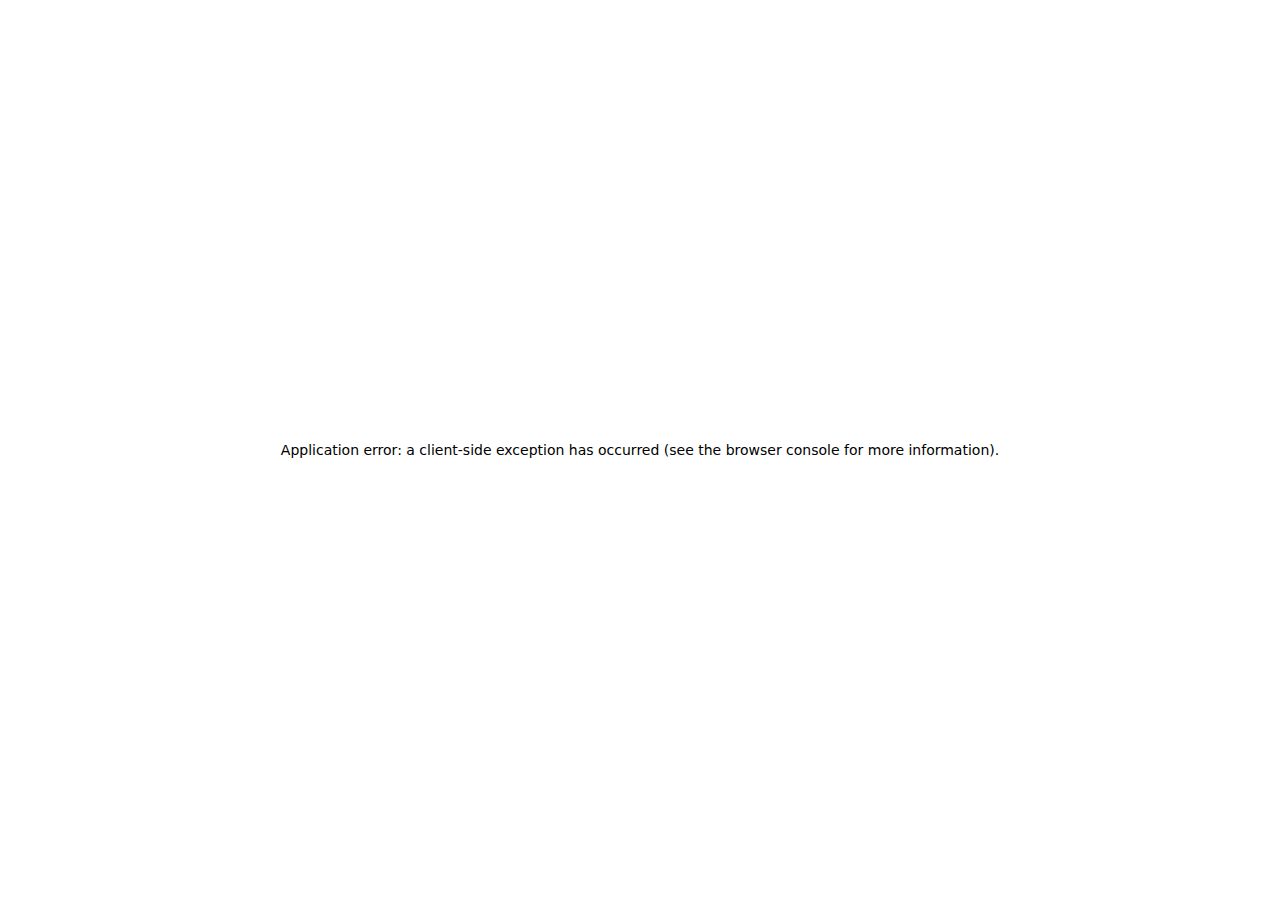
<file: files/[lang]/[name].html>
<!DOCTYPE html><html lang="en"><head><meta charSet="utf-8"/><meta name="viewport" content="width=device-width"/><meta name="next-head-count" content="2"/><link rel="stylesheet" href="/css/main.css"/><link href="/favicon.png" rel="shortcut icon" type="image/x-icon"/><noscript data-n-css=""></noscript><script defer="" crossorigin="" nomodule="" src="/_next/static/chunks/polyfills-c67a75d1b6f99dc8.js"></script><script src="/_next/static/chunks/webpack-acdf13c491710264.js" defer="" crossorigin=""></script><script src="/_next/static/chunks/framework-32b1c5051d7c7582.js" defer="" crossorigin=""></script><script src="/_next/static/chunks/main-0b94eca9f1773c39.js" defer="" crossorigin=""></script><script src="/_next/static/chunks/pages/_app-ddf9eefca9f6508d.js" defer="" crossorigin=""></script><script src="/_next/static/chunks/pages/files/%5Blang%5D/%5Bname%5D-419f3c8232d3c2b4.js" defer="" crossorigin=""></script><script src="/_next/static/3AF4CwW7meGVxXB8oPDkh/_buildManifest.js" defer="" crossorigin=""></script><script src="/_next/static/3AF4CwW7meGVxXB8oPDkh/_ssgManifest.js" defer="" crossorigin=""></script></head><body><div id="__next"></div><script id="__NEXT_DATA__" type="application/json" crossorigin="">{"props":{"pageProps":{}},"page":"/files/[lang]/[name]","query":{},"buildId":"3AF4CwW7meGVxXB8oPDkh","nextExport":true,"autoExport":true,"isFallback":false,"scriptLoader":[]}</script></body></html>
</file>
<file: css/main.css>
body, html {
    margin: 0;
    padding: 0;
    /* overflow: hidden; */
}
iframe {
    height: 99.7vh;
}
</file>
<file: _next/static/css/cd323ff89625a2cd.css>
.atropos{position:relative;display:block;perspective:1200px;transform:translateZ(0)}.atropos-rotate-scroll-x,.atropos-rotate-scroll-y,.atropos-rotate-touch{-webkit-tap-highlight-color:rgba(0,0,0,0);-webkit-touch-callout:none;-webkit-user-select:none;-moz-user-select:none;user-select:none}.atropos-rotate-touch-scroll-y{touch-action:pan-y}.atropos-rotate-touch-scroll-x{touch-action:pan-x}.atropos-rotate-touch{touch-action:none}.atropos-rotate,.atropos-scale{width:100%;height:100%;transform-style:preserve-3d;transition-property:transform;display:block}.atropos-highlight,.atropos-shadow{position:absolute;pointer-events:none;transition-property:transform,opacity;display:block;opacity:0}.atropos-shadow{z-index:-1;background:#000;left:0;top:0;width:100%;height:100%;filter:blur(30px)}.atropos-highlight{left:-50%;top:-50%;width:200%;height:200%;background-image:radial-gradient(circle at 50%,hsla(0,0%,100%,.25),transparent 50%);z-index:0}.atropos-inner,.atropos-rotate{position:relative}.atropos-inner{width:100%;height:100%;overflow:hidden;transform-style:preserve-3d;transform:translateZ(0);display:block}.atropos-active{z-index:1}.atropos-active .atropos-shadow{opacity:1!important}::slotted([data-atropos-offset]),[data-atropos-offset]{transition-property:transform}[data-atropos-opacity]{transition-property:opacity}::slotted([data-atropos-offset][data-atropos-opacity]),[data-atropos-offset][data-atropos-opacity]{transition-property:transform,opacity}:root{--swiper-navigation-size:44px}.swiper-button-next,.swiper-button-prev{position:absolute;top:var(--swiper-navigation-top-offset,50%);width:calc(var(--swiper-navigation-size) / 44 * 27);height:var(--swiper-navigation-size);margin-top:calc(0px - (var(--swiper-navigation-size) / 2));z-index:10;cursor:pointer;display:flex;align-items:center;justify-content:center;color:var(--swiper-navigation-color,var(--swiper-theme-color))}.swiper-button-next.swiper-button-disabled,.swiper-button-prev.swiper-button-disabled{opacity:.35;cursor:auto;pointer-events:none}.swiper-button-next.swiper-button-hidden,.swiper-button-prev.swiper-button-hidden{opacity:0;cursor:auto;pointer-events:none}.swiper-navigation-disabled .swiper-button-next,.swiper-navigation-disabled .swiper-button-prev{display:none!important}.swiper-button-next svg,.swiper-button-prev svg{width:100%;height:100%;-o-object-fit:contain;object-fit:contain;transform-origin:center}.swiper-rtl .swiper-button-next svg,.swiper-rtl .swiper-button-prev svg{transform:rotate(180deg)}.swiper-button-prev,.swiper-rtl .swiper-button-next{left:var(--swiper-navigation-sides-offset,10px);right:auto}.swiper-button-lock{display:none}.swiper-button-next:after,.swiper-button-prev:after{font-family:swiper-icons;font-size:var(--swiper-navigation-size);text-transform:none!important;letter-spacing:0;font-variant:normal;line-height:1}.swiper-button-prev:after,.swiper-rtl .swiper-button-next:after{content:"prev"}.swiper-button-next,.swiper-rtl .swiper-button-prev{right:var(--swiper-navigation-sides-offset,10px);left:auto}.swiper-button-next:after,.swiper-rtl .swiper-button-prev:after{content:"next"}@font-face{font-family:swiper-icons;src:url("data:application/font-woff;charset=utf-8;base64, [base64]//wADZ2x5ZgAAAywAAADMAAAD2MHtryVoZWFkAAABbAAAADAAAAA2E2+eoWhoZWEAAAGcAAAAHwAAACQC9gDzaG10eAAAAigAAAAZAAAArgJkABFsb2NhAAAC0AAAAFoAAABaFQAUGG1heHAAAAG8AAAAHwAAACAAcABAbmFtZQAAA/gAAAE5AAACXvFdBwlwb3N0AAAFNAAAAGIAAACE5s74hXjaY2BkYGAAYpf5Hu/j+W2+MnAzMYDAzaX6QjD6/4//Bxj5GA8AuRwMYGkAPywL13jaY2BkYGA88P8Agx4j+/8fQDYfA1AEBWgDAIB2BOoAeNpjYGRgYNBh4GdgYgABEMnIABJzYNADCQAACWgAsQB42mNgYfzCOIGBlYGB0YcxjYGBwR1Kf2WQZGhhYGBiYGVmgAFGBiQQkOaawtDAoMBQxXjg/wEGPcYDDA4wNUA2CCgwsAAAO4EL6gAAeNpj2M0gyAACqxgGNWBkZ2D4/wMA+xkDdgAAAHjaY2BgYGaAYBkGRgYQiAHyGMF8FgYHIM3DwMHABGQrMOgyWDLEM1T9/w8UBfEMgLzE////P/5//f/V/xv+r4eaAAeMbAxwIUYmIMHEgKYAYjUcsDAwsLKxc3BycfPw8jEQA/[base64]/uznmfPFBNODM2K7MTQ45YEAZqGP81AmGGcF3iPqOop0r1SPTaTbVkfUe4HXj97wYE+yNwWYxwWu4v1ugWHgo3S1XdZEVqWM7ET0cfnLGxWfkgR42o2PvWrDMBSFj/IHLaF0zKjRgdiVMwScNRAoWUoH78Y2icB/yIY09An6AH2Bdu/UB+yxopYshQiEvnvu0dURgDt8QeC8PDw7Fpji3fEA4z/PEJ6YOB5hKh4dj3EvXhxPqH/SKUY3rJ7srZ4FZnh1PMAtPhwP6fl2PMJMPDgeQ4rY8YT6Gzao0eAEA409DuggmTnFnOcSCiEiLMgxCiTI6Cq5DZUd3Qmp10vO0LaLTd2cjN4fOumlc7lUYbSQcZFkutRG7g6JKZKy0RmdLY680CDnEJ+UMkpFFe1RN7nxdVpXrC4aTtnaurOnYercZg2YVmLN/d/gczfEimrE/fs/bOuq29Zmn8tloORaXgZgGa78yO9/cnXm2BpaGvq25Dv9S4E9+5SIc9PqupJKhYFSSl47+Qcr1mYNAAAAeNptw0cKwkAAAMDZJA8Q7OUJvkLsPfZ6zFVERPy8qHh2YER+3i/BP83vIBLLySsoKimrqKqpa2hp6+jq6RsYGhmbmJqZSy0sraxtbO3sHRydnEMU4uR6yx7JJXveP7WrDycAAAAAAAH//wACeNpjYGRgYOABYhkgZgJCZgZNBkYGLQZtIJsFLMYAAAw3ALgAeNolizEKgDAQBCchRbC2sFER0YD6qVQiBCv/H9ezGI6Z5XBAw8CBK/m5iQQVauVbXLnOrMZv2oLdKFa8Pjuru2hJzGabmOSLzNMzvutpB3N42mNgZGBg4GKQYzBhYMxJLMlj4GBgAYow/P/PAJJhLM6sSoWKfWCAAwDAjgbRAAB42mNgYGBkAIIbCZo5IPrmUn0hGA0AO8EFTQAA");font-weight:400;font-style:normal}:root{--swiper-theme-color:#007aff}:host{position:relative;display:block;margin-left:auto;margin-right:auto;z-index:1}.swiper{margin-left:auto;margin-right:auto;position:relative;overflow:hidden;list-style:none;padding:0;z-index:1;display:block}.swiper-vertical>.swiper-wrapper{flex-direction:column}.swiper-wrapper{position:relative;width:100%;height:100%;z-index:1;display:flex;transition-property:transform;transition-timing-function:var(--swiper-wrapper-transition-timing-function,initial);box-sizing:content-box}.swiper-android .swiper-slide,.swiper-ios .swiper-slide,.swiper-wrapper{transform:translateZ(0)}.swiper-horizontal{touch-action:pan-y}.swiper-vertical{touch-action:pan-x}.swiper-slide{flex-shrink:0;width:100%;height:100%;position:relative;transition-property:transform;display:block}.swiper-slide-invisible-blank{visibility:hidden}.swiper-autoheight,.swiper-autoheight .swiper-slide{height:auto}.swiper-autoheight .swiper-wrapper{align-items:flex-start;transition-property:transform,height}.swiper-backface-hidden .swiper-slide{transform:translateZ(0);backface-visibility:hidden}.swiper-3d.swiper-css-mode .swiper-wrapper{perspective:1200px}.swiper-3d .swiper-wrapper{transform-style:preserve-3d}.swiper-3d{perspective:1200px}.swiper-3d .swiper-cube-shadow,.swiper-3d .swiper-slide{transform-style:preserve-3d}.swiper-css-mode>.swiper-wrapper{overflow:auto;scrollbar-width:none;-ms-overflow-style:none}.swiper-css-mode>.swiper-wrapper::-webkit-scrollbar{display:none}.swiper-css-mode>.swiper-wrapper>.swiper-slide{scroll-snap-align:start start}.swiper-css-mode.swiper-horizontal>.swiper-wrapper{scroll-snap-type:x mandatory}.swiper-css-mode.swiper-vertical>.swiper-wrapper{scroll-snap-type:y mandatory}.swiper-css-mode.swiper-free-mode>.swiper-wrapper{scroll-snap-type:none}.swiper-css-mode.swiper-free-mode>.swiper-wrapper>.swiper-slide{scroll-snap-align:none}.swiper-css-mode.swiper-centered>.swiper-wrapper:before{content:"";flex-shrink:0;order:9999}.swiper-css-mode.swiper-centered>.swiper-wrapper>.swiper-slide{scroll-snap-align:center center;scroll-snap-stop:always}.swiper-css-mode.swiper-centered.swiper-horizontal>.swiper-wrapper>.swiper-slide:first-child{margin-inline-start:var(--swiper-centered-offset-before)}.swiper-css-mode.swiper-centered.swiper-horizontal>.swiper-wrapper:before{height:100%;min-height:1px;width:var(--swiper-centered-offset-after)}.swiper-css-mode.swiper-centered.swiper-vertical>.swiper-wrapper>.swiper-slide:first-child{margin-block-start:var(--swiper-centered-offset-before)}.swiper-css-mode.swiper-centered.swiper-vertical>.swiper-wrapper:before{width:100%;min-width:1px;height:var(--swiper-centered-offset-after)}.swiper-3d .swiper-slide-shadow,.swiper-3d .swiper-slide-shadow-bottom,.swiper-3d .swiper-slide-shadow-left,.swiper-3d .swiper-slide-shadow-right,.swiper-3d .swiper-slide-shadow-top{position:absolute;left:0;top:0;width:100%;height:100%;pointer-events:none;z-index:10}.swiper-3d .swiper-slide-shadow{background:rgba(0,0,0,.15)}.swiper-3d .swiper-slide-shadow-left{background-image:linear-gradient(270deg,rgba(0,0,0,.5),transparent)}.swiper-3d .swiper-slide-shadow-right{background-image:linear-gradient(90deg,rgba(0,0,0,.5),transparent)}.swiper-3d .swiper-slide-shadow-top{background-image:linear-gradient(0deg,rgba(0,0,0,.5),transparent)}.swiper-3d .swiper-slide-shadow-bottom{background-image:linear-gradient(180deg,rgba(0,0,0,.5),transparent)}.swiper-lazy-preloader{width:42px;height:42px;position:absolute;left:50%;top:50%;margin-left:-21px;margin-top:-21px;z-index:10;transform-origin:50%;box-sizing:border-box;border-radius:50%;border:4px solid var(--swiper-preloader-color,var(--swiper-theme-color));border-top:4px solid transparent}.swiper-watch-progress .swiper-slide-visible .swiper-lazy-preloader,.swiper:not(.swiper-watch-progress) .swiper-lazy-preloader{animation:swiper-preloader-spin 1s linear infinite}.swiper-lazy-preloader-white{--swiper-preloader-color:#fff}.swiper-lazy-preloader-black{--swiper-preloader-color:#000}@keyframes swiper-preloader-spin{0%{transform:rotate(0deg)}to{transform:rotate(1turn)}}
</file>
<file: _next/static/css/a26bd86a6819ef91.css>
.atropos{position:relative;display:block;perspective:1200px;transform:translateZ(0)}.atropos-rotate-scroll-x,.atropos-rotate-scroll-y,.atropos-rotate-touch{-webkit-tap-highlight-color:rgba(0,0,0,0);-webkit-touch-callout:none;-webkit-user-select:none;-moz-user-select:none;user-select:none}.atropos-rotate-touch-scroll-y{touch-action:pan-y}.atropos-rotate-touch-scroll-x{touch-action:pan-x}.atropos-rotate-touch{touch-action:none}.atropos-rotate,.atropos-scale{width:100%;height:100%;transform-style:preserve-3d;transition-property:transform;display:block}.atropos-highlight,.atropos-shadow{position:absolute;pointer-events:none;transition-property:transform,opacity;display:block;opacity:0}.atropos-shadow{z-index:-1;background:#000;left:0;top:0;width:100%;height:100%;filter:blur(30px)}.atropos-highlight{left:-50%;top:-50%;width:200%;height:200%;background-image:radial-gradient(circle at 50%,hsla(0,0%,100%,.25),transparent 50%);z-index:0}.atropos-inner,.atropos-rotate{position:relative}.atropos-inner{width:100%;height:100%;overflow:hidden;transform-style:preserve-3d;transform:translateZ(0);display:block}.atropos-active{z-index:1}.atropos-active .atropos-shadow{opacity:1!important}::slotted([data-atropos-offset]),[data-atropos-offset]{transition-property:transform}[data-atropos-opacity]{transition-property:opacity}::slotted([data-atropos-offset][data-atropos-opacity]),[data-atropos-offset][data-atropos-opacity]{transition-property:transform,opacity}
</file>
<file: _next/static/css/4eb8ddb510152b26.css>
/*
! tailwindcss v3.4.1 | MIT License | https://tailwindcss.com
*/*,:after,:before{box-sizing:border-box;border:0 solid #e5e7eb}:after,:before{--tw-content:""}:host,html{line-height:1.5;-webkit-text-size-adjust:100%;-moz-tab-size:4;-o-tab-size:4;tab-size:4;font-family:Roboto,Estonia,sans-serif;font-feature-settings:normal;font-variation-settings:normal;-webkit-tap-highlight-color:transparent}body{margin:0;line-height:inherit}hr{height:0;color:inherit;border-top-width:1px}abbr:where([title]){-webkit-text-decoration:underline dotted;text-decoration:underline dotted}h1,h2,h3,h4,h5,h6{font-size:inherit;font-weight:inherit}a{color:inherit;text-decoration:inherit}b,strong{font-weight:bolder}code,kbd,pre,samp{font-family:ui-monospace,SFMono-Regular,Menlo,Monaco,Consolas,Liberation Mono,Courier New,monospace;font-feature-settings:normal;font-variation-settings:normal;font-size:1em}small{font-size:80%}sub,sup{font-size:75%;line-height:0;position:relative;vertical-align:baseline}sub{bottom:-.25em}sup{top:-.5em}table{text-indent:0;border-color:inherit;border-collapse:collapse}button,input,optgroup,select,textarea{font-family:inherit;font-feature-settings:inherit;font-variation-settings:inherit;font-size:100%;font-weight:inherit;line-height:inherit;color:inherit;margin:0;padding:0}button,select{text-transform:none}[type=button],[type=reset],[type=submit],button{-webkit-appearance:button;background-color:transparent;background-image:none}:-moz-focusring{outline:auto}:-moz-ui-invalid{box-shadow:none}progress{vertical-align:baseline}::-webkit-inner-spin-button,::-webkit-outer-spin-button{height:auto}[type=search]{-webkit-appearance:textfield;outline-offset:-2px}::-webkit-search-decoration{-webkit-appearance:none}::-webkit-file-upload-button{-webkit-appearance:button;font:inherit}summary{display:list-item}blockquote,dd,dl,figure,h1,h2,h3,h4,h5,h6,hr,p,pre{margin:0}fieldset{margin:0}fieldset,legend{padding:0}menu,ol,ul{list-style:none;margin:0;padding:0}dialog{padding:0}textarea{resize:vertical}input::-moz-placeholder,textarea::-moz-placeholder{opacity:1;color:#9ca3af}input::placeholder,textarea::placeholder{opacity:1;color:#9ca3af}[role=button],button{cursor:pointer}:disabled{cursor:default}audio,canvas,embed,iframe,img,object,svg,video{display:block;vertical-align:middle}img,video{max-width:100%;height:auto}[hidden]{display:none}:root,[data-theme]{background-color:var(--fallback-b1,oklch(var(--b1)/1));color:var(--fallback-bc,oklch(var(--bc)/1))}@supports not (color:oklch(0 0 0)){:root{color-scheme:light;--fallback-p:#491eff;--fallback-pc:#d4dbff;--fallback-s:#ff41c7;--fallback-sc:#fff9fc;--fallback-a:#00cfbd;--fallback-ac:#00100d;--fallback-n:#2b3440;--fallback-nc:#d7dde4;--fallback-b1:#fff;--fallback-b2:#e5e6e6;--fallback-b3:#e5e6e6;--fallback-bc:#1f2937;--fallback-in:#00b3f0;--fallback-inc:#000;--fallback-su:#00ca92;--fallback-suc:#000;--fallback-wa:#ffc22d;--fallback-wac:#000;--fallback-er:#ff6f70;--fallback-erc:#000}@media (prefers-color-scheme:dark){:root{color-scheme:dark;--fallback-p:#7582ff;--fallback-pc:#050617;--fallback-s:#ff71cf;--fallback-sc:#190211;--fallback-a:#00c7b5;--fallback-ac:#000e0c;--fallback-n:#2a323c;--fallback-nc:#a6adbb;--fallback-b1:#1d232a;--fallback-b2:#191e24;--fallback-b3:#15191e;--fallback-bc:#a6adbb;--fallback-in:#00b3f0;--fallback-inc:#000;--fallback-su:#00ca92;--fallback-suc:#000;--fallback-wa:#ffc22d;--fallback-wac:#000;--fallback-er:#ff6f70;--fallback-erc:#000}}}html{-webkit-tap-highlight-color:transparent}:root{color-scheme:light;--in:0.7206 0.191 231.6;--su:64.8% 0.150 160;--wa:0.8471 0.199 83.87;--er:0.7176 0.221 22.18;--pc:0.89824 0.06192 275.75;--ac:0.15352 0.0368 183.61;--inc:0 0 0;--suc:0 0 0;--wac:0 0 0;--erc:0 0 0;--rounded-box:1rem;--rounded-btn:0.5rem;--rounded-badge:1.9rem;--animation-btn:0.25s;--animation-input:.2s;--btn-focus-scale:0.95;--border-btn:1px;--tab-border:1px;--tab-radius:0.5rem;--p:0.4912 0.3096 275.75;--s:0.6971 0.329 342.55;--sc:0.9871 0.0106 342.55;--a:0.7676 0.184 183.61;--n:0.321785 0.02476 255.701624;--nc:0.894994 0.011585 252.096176;--b1:1 0 0;--b2:0.961151 0 0;--b3:0.924169 0.00108 197.137559;--bc:0.278078 0.029596 256.847952}@media (prefers-color-scheme:dark){:root{color-scheme:dark;--in:0.7206 0.191 231.6;--su:64.8% 0.150 160;--wa:0.8471 0.199 83.87;--er:0.7176 0.221 22.18;--pc:0.13138 0.0392 275.75;--sc:0.1496 0.052 342.55;--ac:0.14902 0.0334 183.61;--inc:0 0 0;--suc:0 0 0;--wac:0 0 0;--erc:0 0 0;--rounded-box:1rem;--rounded-btn:0.5rem;--rounded-badge:1.9rem;--animation-btn:0.25s;--animation-input:.2s;--btn-focus-scale:0.95;--border-btn:1px;--tab-border:1px;--tab-radius:0.5rem;--p:0.6569 0.196 275.75;--s:0.748 0.26 342.55;--a:0.7451 0.167 183.61;--n:0.313815 0.021108 254.139175;--nc:0.746477 0.0216 264.435964;--b1:0.253267 0.015896 252.417568;--b2:0.232607 0.013807 253.100675;--b3:0.211484 0.01165 254.087939;--bc:0.746477 0.0216 264.435964}}[data-theme=light]{color-scheme:light;--in:0.7206 0.191 231.6;--su:64.8% 0.150 160;--wa:0.8471 0.199 83.87;--er:0.7176 0.221 22.18;--pc:0.89824 0.06192 275.75;--ac:0.15352 0.0368 183.61;--inc:0 0 0;--suc:0 0 0;--wac:0 0 0;--erc:0 0 0;--rounded-box:1rem;--rounded-btn:0.5rem;--rounded-badge:1.9rem;--animation-btn:0.25s;--animation-input:.2s;--btn-focus-scale:0.95;--border-btn:1px;--tab-border:1px;--tab-radius:0.5rem;--p:0.4912 0.3096 275.75;--s:0.6971 0.329 342.55;--sc:0.9871 0.0106 342.55;--a:0.7676 0.184 183.61;--n:0.321785 0.02476 255.701624;--nc:0.894994 0.011585 252.096176;--b1:1 0 0;--b2:0.961151 0 0;--b3:0.924169 0.00108 197.137559;--bc:0.278078 0.029596 256.847952}[data-theme=dark]{color-scheme:dark;--in:0.7206 0.191 231.6;--su:64.8% 0.150 160;--wa:0.8471 0.199 83.87;--er:0.7176 0.221 22.18;--pc:0.13138 0.0392 275.75;--sc:0.1496 0.052 342.55;--ac:0.14902 0.0334 183.61;--inc:0 0 0;--suc:0 0 0;--wac:0 0 0;--erc:0 0 0;--rounded-box:1rem;--rounded-btn:0.5rem;--rounded-badge:1.9rem;--animation-btn:0.25s;--animation-input:.2s;--btn-focus-scale:0.95;--border-btn:1px;--tab-border:1px;--tab-radius:0.5rem;--p:0.6569 0.196 275.75;--s:0.748 0.26 342.55;--a:0.7451 0.167 183.61;--n:0.313815 0.021108 254.139175;--nc:0.746477 0.0216 264.435964;--b1:0.253267 0.015896 252.417568;--b2:0.232607 0.013807 253.100675;--b3:0.211484 0.01165 254.087939;--bc:0.746477 0.0216 264.435964}*,:after,:before{--tw-border-spacing-x:0;--tw-border-spacing-y:0;--tw-translate-x:0;--tw-translate-y:0;--tw-rotate:0;--tw-skew-x:0;--tw-skew-y:0;--tw-scale-x:1;--tw-scale-y:1;--tw-pan-x: ;--tw-pan-y: ;--tw-pinch-zoom: ;--tw-scroll-snap-strictness:proximity;--tw-gradient-from-position: ;--tw-gradient-via-position: ;--tw-gradient-to-position: ;--tw-ordinal: ;--tw-slashed-zero: ;--tw-numeric-figure: ;--tw-numeric-spacing: ;--tw-numeric-fraction: ;--tw-ring-inset: ;--tw-ring-offset-width:0px;--tw-ring-offset-color:#fff;--tw-ring-color:rgba(59,130,246,.5);--tw-ring-offset-shadow:0 0 #0000;--tw-ring-shadow:0 0 #0000;--tw-shadow:0 0 #0000;--tw-shadow-colored:0 0 #0000;--tw-blur: ;--tw-brightness: ;--tw-contrast: ;--tw-grayscale: ;--tw-hue-rotate: ;--tw-invert: ;--tw-saturate: ;--tw-sepia: ;--tw-drop-shadow: ;--tw-backdrop-blur: ;--tw-backdrop-brightness: ;--tw-backdrop-contrast: ;--tw-backdrop-grayscale: ;--tw-backdrop-hue-rotate: ;--tw-backdrop-invert: ;--tw-backdrop-opacity: ;--tw-backdrop-saturate: ;--tw-backdrop-sepia: }::backdrop{--tw-border-spacing-x:0;--tw-border-spacing-y:0;--tw-translate-x:0;--tw-translate-y:0;--tw-rotate:0;--tw-skew-x:0;--tw-skew-y:0;--tw-scale-x:1;--tw-scale-y:1;--tw-pan-x: ;--tw-pan-y: ;--tw-pinch-zoom: ;--tw-scroll-snap-strictness:proximity;--tw-gradient-from-position: ;--tw-gradient-via-position: ;--tw-gradient-to-position: ;--tw-ordinal: ;--tw-slashed-zero: ;--tw-numeric-figure: ;--tw-numeric-spacing: ;--tw-numeric-fraction: ;--tw-ring-inset: ;--tw-ring-offset-width:0px;--tw-ring-offset-color:#fff;--tw-ring-color:rgba(59,130,246,.5);--tw-ring-offset-shadow:0 0 #0000;--tw-ring-shadow:0 0 #0000;--tw-shadow:0 0 #0000;--tw-shadow-colored:0 0 #0000;--tw-blur: ;--tw-brightness: ;--tw-contrast: ;--tw-grayscale: ;--tw-hue-rotate: ;--tw-invert: ;--tw-saturate: ;--tw-sepia: ;--tw-drop-shadow: ;--tw-backdrop-blur: ;--tw-backdrop-brightness: ;--tw-backdrop-contrast: ;--tw-backdrop-grayscale: ;--tw-backdrop-hue-rotate: ;--tw-backdrop-invert: ;--tw-backdrop-opacity: ;--tw-backdrop-saturate: ;--tw-backdrop-sepia: }@media (hover:hover){.menu li>:not(ul,.menu-title,details,.btn).active,.menu li>:not(ul,.menu-title,details,.btn):active,.menu li>details>summary:active{--tw-bg-opacity:1;background-color:var(--fallback-n,oklch(var(--n)/var(--tw-bg-opacity)));--tw-text-opacity:1;color:var(--fallback-nc,oklch(var(--nc)/var(--tw-text-opacity)))}.tab:hover{--tw-text-opacity:1}}.btn{display:inline-flex;height:3rem;min-height:3rem;flex-shrink:0;cursor:pointer;-webkit-user-select:none;-moz-user-select:none;user-select:none;flex-wrap:wrap;align-items:center;justify-content:center;border-radius:var(--rounded-btn,.5rem);border-color:transparent;border-color:oklch(var(--btn-color,var(--b2))/var(--tw-border-opacity));padding-left:1rem;padding-right:1rem;text-align:center;font-size:.875rem;line-height:1em;gap:.5rem;font-weight:600;text-decoration-line:none;transition-duration:.2s;transition-timing-function:cubic-bezier(0,0,.2,1);border-width:var(--border-btn,1px);animation:button-pop var(--animation-btn,.25s) ease-out;transition-property:color,background-color,border-color,opacity,box-shadow,transform;--tw-text-opacity:1;color:var(--fallback-bc,oklch(var(--bc)/var(--tw-text-opacity)));--tw-shadow:0 1px 2px 0 rgba(0,0,0,.05);--tw-shadow-colored:0 1px 2px 0 var(--tw-shadow-color);box-shadow:var(--tw-ring-offset-shadow,0 0 #0000),var(--tw-ring-shadow,0 0 #0000),var(--tw-shadow);outline-color:var(--fallback-bc,oklch(var(--bc)/1));background-color:oklch(var(--btn-color,var(--b2))/var(--tw-bg-opacity));--tw-bg-opacity:1;--tw-border-opacity:1}.btn-disabled,.btn:disabled,.btn[disabled]{pointer-events:none}:where(.btn:is(input[type=checkbox])),:where(.btn:is(input[type=radio])){width:auto;-webkit-appearance:none;-moz-appearance:none;appearance:none}.btn:is(input[type=checkbox]):after,.btn:is(input[type=radio]):after{--tw-content:attr(aria-label);content:var(--tw-content)}.card{position:relative;display:flex;flex-direction:column;border-radius:var(--rounded-box,1rem)}.card:focus{outline:2px solid transparent;outline-offset:2px}.card figure{display:flex;align-items:center;justify-content:center}.card.image-full{display:grid}.card.image-full:before{position:relative;content:"";z-index:10;border-radius:var(--rounded-box,1rem);--tw-bg-opacity:1;background-color:var(--fallback-n,oklch(var(--n)/var(--tw-bg-opacity)));opacity:.75}.card.image-full:before,.card.image-full>*{grid-column-start:1;grid-row-start:1}.card.image-full>figure img{height:100%;-o-object-fit:cover;object-fit:cover}.card.image-full>.card-body{position:relative;z-index:20;--tw-text-opacity:1;color:var(--fallback-nc,oklch(var(--nc)/var(--tw-text-opacity)))}@media (hover:hover){.btn:hover{--tw-border-opacity:1;border-color:var(--fallback-b3,oklch(var(--b3)/var(--tw-border-opacity)));--tw-bg-opacity:1;background-color:var(--fallback-b3,oklch(var(--b3)/var(--tw-bg-opacity)))}@supports (color:color-mix(in oklab,black,black)){.btn:hover{background-color:color-mix(in oklab,oklch(var(--btn-color,var(--b2))/var(--tw-bg-opacity,1)) 90%,#000);border-color:color-mix(in oklab,oklch(var(--btn-color,var(--b2))/var(--tw-border-opacity,1)) 90%,#000)}}@supports not (color:oklch(0 0 0)){.btn:hover{background-color:var(--btn-color,var(--fallback-b2));border-color:var(--btn-color,var(--fallback-b2))}}.btn.glass:hover{--glass-opacity:25%;--glass-border-opacity:15%}.btn-disabled:hover,.btn:disabled:hover,.btn[disabled]:hover{--tw-border-opacity:0;background-color:var(--fallback-n,oklch(var(--n)/var(--tw-bg-opacity)));--tw-bg-opacity:0.2;color:var(--fallback-bc,oklch(var(--bc)/var(--tw-text-opacity)));--tw-text-opacity:0.2}@supports (color:color-mix(in oklab,black,black)){.btn:is(input[type=checkbox]:checked):hover,.btn:is(input[type=radio]:checked):hover{background-color:color-mix(in oklab,var(--fallback-p,oklch(var(--p)/1)) 90%,#000);border-color:color-mix(in oklab,var(--fallback-p,oklch(var(--p)/1)) 90%,#000)}}:where(.menu li:not(.menu-title,.disabled)>:not(ul,details,.menu-title)):not(.active,.btn):hover,:where(.menu li:not(.menu-title,.disabled)>details>summary:not(.menu-title)):not(.active,.btn):hover{cursor:pointer;outline:2px solid transparent;outline-offset:2px}@supports (color:oklch(0 0 0)){:where(.menu li:not(.menu-title,.disabled)>:not(ul,details,.menu-title)):not(.active,.btn):hover,:where(.menu li:not(.menu-title,.disabled)>details>summary:not(.menu-title)):not(.active,.btn):hover{background-color:var(--fallback-bc,oklch(var(--bc)/.1))}}.tab[disabled],.tab[disabled]:hover{cursor:not-allowed;color:var(--fallback-bc,oklch(var(--bc)/var(--tw-text-opacity)));--tw-text-opacity:0.2}}.footer{width:100%;grid-auto-flow:row;-moz-column-gap:1rem;column-gap:1rem;row-gap:2.5rem;font-size:.875rem;line-height:1.25rem}.footer,.footer>*{display:grid;place-items:start}.footer>*{gap:.5rem}@media (min-width:48rem){.footer{grid-auto-flow:column}.footer-center{grid-auto-flow:row dense}}.link{cursor:pointer;text-decoration-line:underline}.mask{-webkit-mask-size:contain;mask-size:contain;-webkit-mask-repeat:no-repeat;mask-repeat:no-repeat;-webkit-mask-position:center;mask-position:center}.menu{display:flex;flex-direction:column;flex-wrap:wrap;font-size:.875rem;line-height:1.25rem;padding:.5rem}.menu :where(li ul){position:relative;white-space:nowrap;margin-inline-start:1rem;padding-inline-start:.5rem}.menu :where(li:not(.menu-title)>:not(ul,details,.menu-title,.btn)),.menu :where(li:not(.menu-title)>details>summary:not(.menu-title)){display:grid;grid-auto-flow:column;align-content:flex-start;align-items:center;gap:.5rem;grid-auto-columns:minmax(auto,max-content) auto max-content;-webkit-user-select:none;-moz-user-select:none;user-select:none}.menu li.disabled{cursor:not-allowed;-webkit-user-select:none;-moz-user-select:none;user-select:none;color:var(--fallback-bc,oklch(var(--bc)/.3))}.menu :where(li>.menu-dropdown:not(.menu-dropdown-show)){display:none}:where(.menu li){position:relative;display:flex;flex-shrink:0;flex-direction:column;flex-wrap:wrap;align-items:stretch}:where(.menu li) .badge{justify-self:end}.stack{display:inline-grid;place-items:center;align-items:flex-end}.stack>*{grid-column-start:1;grid-row-start:1;transform:translateY(10%) scale(.9);z-index:1;width:100%;opacity:.6}.stack>:nth-child(2){transform:translateY(5%) scale(.95);z-index:2;opacity:.8}.stack>:first-child{transform:translateY(0) scale(1);z-index:3;opacity:1}.tabs-lifted:has(.tab-content[class*=" rounded-"]) .tab:first-child:not(.tab-active),.tabs-lifted:has(.tab-content[class^=rounded-]) .tab:first-child:not(.tab-active){border-bottom-color:transparent}.tab{position:relative;grid-row-start:1;display:inline-flex;height:2rem;cursor:pointer;-webkit-user-select:none;-moz-user-select:none;user-select:none;-webkit-appearance:none;-moz-appearance:none;appearance:none;flex-wrap:wrap;align-items:center;justify-content:center;text-align:center;font-size:.875rem;line-height:1.25rem;line-height:2;--tab-padding:1rem;--tw-text-opacity:0.5;--tab-color:var(--fallback-bc,oklch(var(--bc)/1));--tab-bg:var(--fallback-b1,oklch(var(--b1)/1));--tab-border-color:var(--fallback-b3,oklch(var(--b3)/1));color:var(--tab-color);padding-inline-start:var(--tab-padding,1rem);padding-inline-end:var(--tab-padding,1rem)}.tab:is(input[type=radio]){width:auto;border-bottom-right-radius:0;border-bottom-left-radius:0}.tab:is(input[type=radio]):after{--tw-content:attr(aria-label);content:var(--tw-content)}.tab:not(input):empty{cursor:default;grid-column-start:span 9999}.tab-active+.tab-content,input.tab:checked+.tab-content{display:block}.btm-nav>:where(.active){border-top-width:2px;--tw-bg-opacity:1;background-color:var(--fallback-b1,oklch(var(--b1)/var(--tw-bg-opacity)))}.btn:active:focus,.btn:active:hover{animation:button-pop 0s ease-out;transform:scale(var(--btn-focus-scale,.97))}@supports not (color:oklch(0 0 0)){.btn{background-color:var(--btn-color,var(--fallback-b2));border-color:var(--btn-color,var(--fallback-b2))}}.btn:focus-visible{outline-style:solid;outline-width:2px;outline-offset:2px}.btn.glass{--tw-shadow:0 0 #0000;--tw-shadow-colored:0 0 #0000;box-shadow:var(--tw-ring-offset-shadow,0 0 #0000),var(--tw-ring-shadow,0 0 #0000),var(--tw-shadow);outline-color:currentColor}.btn.glass.btn-active{--glass-opacity:25%;--glass-border-opacity:15%}.btn.btn-disabled,.btn:disabled,.btn[disabled]{--tw-border-opacity:0;background-color:var(--fallback-n,oklch(var(--n)/var(--tw-bg-opacity)));--tw-bg-opacity:0.2;color:var(--fallback-bc,oklch(var(--bc)/var(--tw-text-opacity)));--tw-text-opacity:0.2}.btn:is(input[type=checkbox]:checked),.btn:is(input[type=radio]:checked){--tw-border-opacity:1;border-color:var(--fallback-p,oklch(var(--p)/var(--tw-border-opacity)));--tw-bg-opacity:1;background-color:var(--fallback-p,oklch(var(--p)/var(--tw-bg-opacity)));--tw-text-opacity:1;color:var(--fallback-pc,oklch(var(--pc)/var(--tw-text-opacity)))}.btn:is(input[type=checkbox]:checked):focus-visible,.btn:is(input[type=radio]:checked):focus-visible{outline-color:var(--fallback-p,oklch(var(--p)/1))}@keyframes button-pop{0%{transform:scale(var(--btn-focus-scale,.98))}40%{transform:scale(1.02)}to{transform:scale(1)}}.card :where(figure:first-child){overflow:hidden;border-start-start-radius:inherit;border-start-end-radius:inherit;border-end-start-radius:unset;border-end-end-radius:unset}.card :where(figure:last-child){overflow:hidden;border-start-start-radius:unset;border-start-end-radius:unset;border-end-start-radius:inherit;border-end-end-radius:inherit}.card:focus-visible{outline:2px solid currentColor;outline-offset:2px}.card.bordered{border-width:1px;--tw-border-opacity:1;border-color:var(--fallback-b2,oklch(var(--b2)/var(--tw-border-opacity)))}.card.compact .card-body{padding:1rem;font-size:.875rem;line-height:1.25rem}.card.image-full :where(figure){overflow:hidden;border-radius:inherit}@keyframes checkmark{0%{background-position-y:5px}50%{background-position-y:-2px}to{background-position-y:0}}.link:focus{outline:2px solid transparent;outline-offset:2px}.link:focus-visible{outline:2px solid currentColor;outline-offset:2px}.loading{pointer-events:none;display:inline-block;aspect-ratio:1/1;width:1.5rem;background-color:currentColor;-webkit-mask-size:100%;mask-size:100%;-webkit-mask-repeat:no-repeat;mask-repeat:no-repeat;-webkit-mask-position:center;mask-position:center;-webkit-mask-image:url("data:image/svg+xml,%3Csvg width='24' height='24' stroke='%23000' viewBox='0 0 24 24' xmlns='http://www.w3.org/2000/svg'%3E%3Cstyle%3E.spinner_V8m1%7Btransform-origin:center;animation:spinner_zKoa 2s linear infinite%7D.spinner_V8m1 circle%7Bstroke-linecap:round;animation:spinner_YpZS 1.5s ease-out infinite%7D%40keyframes spinner_zKoa%7B100%25%7Btransform:rotate(360deg)%7D%7D%40keyframes spinner_YpZS%7B0%25%7Bstroke-dasharray:0 150;stroke-dashoffset:0%7D47.5%25%7Bstroke-dasharray:42 150;stroke-dashoffset:-16%7D95%25%2C100%25%7Bstroke-dasharray:42 150;stroke-dashoffset:-59%7D%7D%3C%2Fstyle%3E%3Cg class='spinner_V8m1'%3E%3Ccircle cx='12' cy='12' r='9.5' fill='none' stroke-width='3'%3E%3C%2Fcircle%3E%3C%2Fg%3E%3C%2Fsvg%3E");mask-image:url("data:image/svg+xml,%3Csvg width='24' height='24' stroke='%23000' viewBox='0 0 24 24' xmlns='http://www.w3.org/2000/svg'%3E%3Cstyle%3E.spinner_V8m1%7Btransform-origin:center;animation:spinner_zKoa 2s linear infinite%7D.spinner_V8m1 circle%7Bstroke-linecap:round;animation:spinner_YpZS 1.5s ease-out infinite%7D%40keyframes spinner_zKoa%7B100%25%7Btransform:rotate(360deg)%7D%7D%40keyframes spinner_YpZS%7B0%25%7Bstroke-dasharray:0 150;stroke-dashoffset:0%7D47.5%25%7Bstroke-dasharray:42 150;stroke-dashoffset:-16%7D95%25%2C100%25%7Bstroke-dasharray:42 150;stroke-dashoffset:-59%7D%7D%3C%2Fstyle%3E%3Cg class='spinner_V8m1'%3E%3Ccircle cx='12' cy='12' r='9.5' fill='none' stroke-width='3'%3E%3C%2Fcircle%3E%3C%2Fg%3E%3C%2Fsvg%3E")}:where(.menu li:empty){--tw-bg-opacity:1;background-color:var(--fallback-bc,oklch(var(--bc)/var(--tw-bg-opacity)));opacity:.1;margin:.5rem 1rem;height:1px}.menu :where(li ul):before{position:absolute;bottom:.75rem;inset-inline-start:0;top:.75rem;width:1px;--tw-bg-opacity:1;background-color:var(--fallback-bc,oklch(var(--bc)/var(--tw-bg-opacity)));opacity:.1;content:""}.menu :where(li:not(.menu-title)>:not(ul,details,.menu-title,.btn)),.menu :where(li:not(.menu-title)>details>summary:not(.menu-title)){border-radius:var(--rounded-btn,.5rem);padding:.5rem 1rem;text-align:start;transition-property:color,background-color,border-color,text-decoration-color,fill,stroke,opacity,box-shadow,transform,filter,-webkit-backdrop-filter;transition-property:color,background-color,border-color,text-decoration-color,fill,stroke,opacity,box-shadow,transform,filter,backdrop-filter;transition-property:color,background-color,border-color,text-decoration-color,fill,stroke,opacity,box-shadow,transform,filter,backdrop-filter,-webkit-backdrop-filter;transition-timing-function:cubic-bezier(.4,0,.2,1);transition-timing-function:cubic-bezier(0,0,.2,1);transition-duration:.2s;text-wrap:balance}:where(.menu li:not(.menu-title,.disabled)>:not(ul,details,.menu-title)):is(summary):not(.active,.btn):focus-visible,:where(.menu li:not(.menu-title,.disabled)>:not(ul,details,.menu-title)):not(summary,.active,.btn).focus,:where(.menu li:not(.menu-title,.disabled)>:not(ul,details,.menu-title)):not(summary,.active,.btn):focus,:where(.menu li:not(.menu-title,.disabled)>details>summary:not(.menu-title)):is(summary):not(.active,.btn):focus-visible,:where(.menu li:not(.menu-title,.disabled)>details>summary:not(.menu-title)):not(summary,.active,.btn).focus,:where(.menu li:not(.menu-title,.disabled)>details>summary:not(.menu-title)):not(summary,.active,.btn):focus{cursor:pointer;background-color:var(--fallback-bc,oklch(var(--bc)/.1));--tw-text-opacity:1;color:var(--fallback-bc,oklch(var(--bc)/var(--tw-text-opacity)));outline:2px solid transparent;outline-offset:2px}.menu li>:not(ul,.menu-title,details,.btn).active,.menu li>:not(ul,.menu-title,details,.btn):active,.menu li>details>summary:active{--tw-bg-opacity:1;background-color:var(--fallback-n,oklch(var(--n)/var(--tw-bg-opacity)));--tw-text-opacity:1;color:var(--fallback-nc,oklch(var(--nc)/var(--tw-text-opacity)))}.menu :where(li>details>summary)::-webkit-details-marker{display:none}.menu :where(li>.menu-dropdown-toggle):after,.menu :where(li>details>summary):after{justify-self:end;display:block;margin-top:-.5rem;height:.5rem;width:.5rem;transform:rotate(45deg);transition-property:transform,margin-top;transition-duration:.3s;transition-timing-function:cubic-bezier(.4,0,.2,1);content:"";transform-origin:75% 75%;box-shadow:2px 2px;pointer-events:none}.menu :where(li>.menu-dropdown-toggle.menu-dropdown-show):after,.menu :where(li>details[open]>summary):after{transform:rotate(225deg);margin-top:0}.mockup-phone .display{overflow:hidden;border-radius:40px;margin-top:-25px}@keyframes modal-pop{0%{opacity:0}}@keyframes progress-loading{50%{background-position-x:-115%}}@keyframes radiomark{0%{box-shadow:0 0 0 12px var(--fallback-b1,oklch(var(--b1)/1)) inset,0 0 0 12px var(--fallback-b1,oklch(var(--b1)/1)) inset}50%{box-shadow:0 0 0 3px var(--fallback-b1,oklch(var(--b1)/1)) inset,0 0 0 3px var(--fallback-b1,oklch(var(--b1)/1)) inset}to{box-shadow:0 0 0 4px var(--fallback-b1,oklch(var(--b1)/1)) inset,0 0 0 4px var(--fallback-b1,oklch(var(--b1)/1)) inset}}@keyframes rating-pop{0%{transform:translateY(-.125em)}40%{transform:translateY(-.125em)}to{transform:translateY(0)}}@keyframes skeleton{0%{background-position:150%}to{background-position:-50%}}.tabs-lifted>.tab:focus-visible{border-end-end-radius:0;border-end-start-radius:0}.tab.tab-active:not(.tab-disabled):not([disabled]),.tab:is(input:checked){border-color:var(--fallback-bc,oklch(var(--bc)/var(--tw-border-opacity)));--tw-border-opacity:1;--tw-text-opacity:1}.tab:focus{outline:2px solid transparent;outline-offset:2px}.tab:focus-visible{outline:2px solid currentColor;outline-offset:-5px}.tab-disabled,.tab[disabled]{cursor:not-allowed;color:var(--fallback-bc,oklch(var(--bc)/var(--tw-text-opacity)));--tw-text-opacity:0.2}.tabs-bordered>.tab{border-color:var(--fallback-bc,oklch(var(--bc)/var(--tw-border-opacity)));--tw-border-opacity:0.2;border-style:solid;border-bottom-width:calc(var(--tab-border, 1px) + 1px)}.tabs-lifted>.tab{border:var(--tab-border,1px) solid transparent;border-width:0 0 var(--tab-border,1px) 0;border-start-start-radius:var(--tab-radius,.5rem);border-start-end-radius:var(--tab-radius,.5rem);border-bottom-color:var(--tab-border-color);padding-inline-start:var(--tab-padding,1rem);padding-inline-end:var(--tab-padding,1rem);padding-top:var(--tab-border,1px)}.tabs-lifted>.tab.tab-active:not(.tab-disabled):not([disabled]),.tabs-lifted>.tab:is(input:checked){background-color:var(--tab-bg);border-width:var(--tab-border,1px) var(--tab-border,1px) 0 var(--tab-border,1px);border-inline-start-color:var(--tab-border-color);border-inline-end-color:var(--tab-border-color);border-top-color:var(--tab-border-color);padding-inline-start:calc(var(--tab-padding, 1rem) - var(--tab-border, 1px));padding-inline-end:calc(var(--tab-padding, 1rem) - var(--tab-border, 1px));padding-bottom:var(--tab-border,1px);padding-top:0}.tabs-lifted>.tab.tab-active:not(.tab-disabled):not([disabled]):before,.tabs-lifted>.tab:is(input:checked):before{z-index:1;content:"";display:block;position:absolute;width:calc(100% + var(--tab-radius, .5rem) * 2);height:var(--tab-radius,.5rem);bottom:0;background-size:var(--tab-radius,.5rem);background-position:0 0,100% 0;background-repeat:no-repeat;--tab-grad:calc(69% - var(--tab-border, 1px));--radius-start:radial-gradient(circle at top left,transparent var(--tab-grad),var(--tab-border-color) calc(var(--tab-grad) + 0.25px),var(--tab-border-color) calc(var(--tab-grad) + var(--tab-border, 1px)),var(--tab-bg) calc(var(--tab-grad) + var(--tab-border, 1px) + 0.25px));--radius-end:radial-gradient(circle at top right,transparent var(--tab-grad),var(--tab-border-color) calc(var(--tab-grad) + 0.25px),var(--tab-border-color) calc(var(--tab-grad) + var(--tab-border, 1px)),var(--tab-bg) calc(var(--tab-grad) + var(--tab-border, 1px) + 0.25px));background-image:var(--radius-start),var(--radius-end)}.tabs-lifted>.tab.tab-active:not(.tab-disabled):not([disabled]):first-child:before,.tabs-lifted>.tab:is(input:checked):first-child:before{background-image:var(--radius-end);background-position:100% 0}[dir=rtl] .tabs-lifted>.tab.tab-active:not(.tab-disabled):not([disabled]):first-child:before,[dir=rtl] .tabs-lifted>.tab:is(input:checked):first-child:before{background-image:var(--radius-start);background-position:0 0}.tabs-lifted>.tab.tab-active:not(.tab-disabled):not([disabled]):last-child:before,.tabs-lifted>.tab:is(input:checked):last-child:before{background-image:var(--radius-start);background-position:0 0}[dir=rtl] .tabs-lifted>.tab.tab-active:not(.tab-disabled):not([disabled]):last-child:before,[dir=rtl] .tabs-lifted>.tab:is(input:checked):last-child:before{background-image:var(--radius-end);background-position:100% 0}.tabs-lifted>.tab-active:not(.tab-disabled):not([disabled])+.tabs-lifted .tab-active:not(.tab-disabled):not([disabled]):before,.tabs-lifted>.tab:is(input:checked)+.tabs-lifted .tab:is(input:checked):before{background-image:var(--radius-end);background-position:100% 0}.tabs-boxed .tab{border-radius:var(--rounded-btn,.5rem)}.table tr.active,.table tr.active:nth-child(2n),.table-zebra tbody tr:nth-child(2n){--tw-bg-opacity:1;background-color:var(--fallback-b2,oklch(var(--b2)/var(--tw-bg-opacity)))}.table-zebra tr.active,.table-zebra tr.active:nth-child(2n),.table-zebra-zebra tbody tr:nth-child(2n){--tw-bg-opacity:1;background-color:var(--fallback-b3,oklch(var(--b3)/var(--tw-bg-opacity)))}@keyframes toast-pop{0%{transform:scale(.9);opacity:0}to{transform:scale(1);opacity:1}}.artboard.phone{width:320px}.btm-nav-xs>:where(.active){border-top-width:1px}.btm-nav-sm>:where(.active){border-top-width:2px}.btm-nav-md>:where(.active){border-top-width:2px}.btm-nav-lg>:where(.active){border-top-width:4px}.tabs-md :where(.tab){height:2rem;font-size:.875rem;line-height:1.25rem;line-height:2;--tab-padding:1rem}.tabs-lg :where(.tab){height:3rem;font-size:1.125rem;line-height:1.75rem;line-height:2;--tab-padding:1.25rem}.tabs-sm :where(.tab){height:1.5rem;font-size:.875rem;line-height:.75rem;--tab-padding:0.75rem}.tabs-xs :where(.tab){height:1.25rem;font-size:.75rem;line-height:.75rem;--tab-padding:0.5rem}.tooltip{--tooltip-offset:calc(100% + 1px + var(--tooltip-tail, 0px))}.tooltip:before{position:absolute;pointer-events:none;z-index:1;content:var(--tw-content);--tw-content:attr(data-tip)}.tooltip-top:before,.tooltip:before{transform:translateX(-50%);top:auto;left:50%;right:auto;bottom:var(--tooltip-offset)}.tooltip{position:relative;display:inline-block;text-align:center;--tooltip-tail:0.1875rem;--tooltip-color:var(--fallback-n,oklch(var(--n)/1));--tooltip-text-color:var(--fallback-nc,oklch(var(--nc)/1));--tooltip-tail-offset:calc(100% + 0.0625rem - var(--tooltip-tail))}.tooltip:after,.tooltip:before{opacity:0;transition-property:color,background-color,border-color,text-decoration-color,fill,stroke,opacity,box-shadow,transform,filter,-webkit-backdrop-filter;transition-property:color,background-color,border-color,text-decoration-color,fill,stroke,opacity,box-shadow,transform,filter,backdrop-filter;transition-property:color,background-color,border-color,text-decoration-color,fill,stroke,opacity,box-shadow,transform,filter,backdrop-filter,-webkit-backdrop-filter;transition-delay:.1s;transition-duration:.2s;transition-timing-function:cubic-bezier(.4,0,.2,1)}.tooltip:after{position:absolute;content:"";border-style:solid;border-width:var(--tooltip-tail,0);width:0;height:0;display:block}.tooltip:before{max-width:20rem;border-radius:.25rem;padding:.25rem .5rem;font-size:.875rem;line-height:1.25rem;background-color:var(--tooltip-color);color:var(--tooltip-text-color);width:-moz-max-content;width:max-content}.tooltip.tooltip-open:after,.tooltip.tooltip-open:before,.tooltip:hover:after,.tooltip:hover:before{opacity:1;transition-delay:75ms}.tooltip:has(:focus-visible):after,.tooltip:has(:focus-visible):before{opacity:1;transition-delay:75ms}.tooltip:not([data-tip]):hover:after,.tooltip:not([data-tip]):hover:before{visibility:hidden;opacity:0}.tooltip-top:after,.tooltip:after{transform:translateX(-50%);border-color:var(--tooltip-color) transparent transparent transparent;top:auto;left:50%;right:auto;bottom:var(--tooltip-tail-offset)}.sr-only{position:absolute;width:1px;height:1px;padding:0;margin:-1px;overflow:hidden;clip:rect(0,0,0,0);white-space:nowrap;border-width:0}.pointer-events-none{pointer-events:none}.invisible{visibility:hidden}.fixed{position:fixed}.absolute{position:absolute}.relative{position:relative}.-bottom-1{bottom:-.25rem}.-left-2{left:-.5rem}.-left-3{left:-.75rem}.-left-40{left:-10rem}.-left-56{left:-14rem}.-right-5{right:-1.25rem}.-top-16{top:-4rem}.-top-20{top:-5rem}.-top-32{top:-8rem}.-top-40{top:-10rem}.-top-5{top:-1.25rem}.-top-72{top:-18rem}.bottom-10{bottom:2.5rem}.bottom-12{bottom:3rem}.left-12{left:3rem}.left-5{left:1.25rem}.right-0{right:0}.right-1\/3{right:33.333333%}.top-0{top:0}.top-2\/4{top:50%}.top-28{top:7rem}.top-64{top:16rem}.z-0{z-index:0}.z-10{z-index:10}.z-30{z-index:30}.z-40{z-index:40}.z-50{z-index:50}.col-span-2{grid-column:span 2/span 2}.col-span-3{grid-column:span 3/span 3}.col-span-4{grid-column:span 4/span 4}.col-span-5{grid-column:span 5/span 5}.col-span-7{grid-column:span 7/span 7}.m-5{margin:1.25rem}.mx-10{margin-left:2.5rem;margin-right:2.5rem}.mx-24{margin-left:6rem;margin-right:6rem}.mx-28{margin-left:7rem;margin-right:7rem}.mx-5{margin-left:1.25rem;margin-right:1.25rem}.mx-auto{margin-left:auto;margin-right:auto}.-mt-0{margin-top:0}.-mt-0\.5{margin-top:-.125rem}.mb-10{margin-bottom:2.5rem}.mb-2{margin-bottom:.5rem}.mb-20{margin-bottom:5rem}.mb-3{margin-bottom:.75rem}.mb-4{margin-bottom:1rem}.mb-5{margin-bottom:1.25rem}.ml-20{margin-left:5rem}.mt-1{margin-top:.25rem}.mt-10{margin-top:2.5rem}.mt-16{margin-top:4rem}.mt-2{margin-top:.5rem}.mt-20{margin-top:5rem}.mt-24{margin-top:6rem}.mt-3{margin-top:.75rem}.mt-4{margin-top:1rem}.mt-40{margin-top:10rem}.mt-5{margin-top:1.25rem}.mt-8{margin-top:2rem}.block{display:block}.inline-block{display:inline-block}.flex{display:flex}.inline-flex{display:inline-flex}.grid{display:grid}.hidden{display:none}.h-12{height:3rem}.h-14{height:3.5rem}.h-16{height:4rem}.h-20{height:5rem}.h-28{height:7rem}.h-32{height:8rem}.h-44{height:11rem}.h-5{height:1.25rem}.h-6{height:1.5rem}.h-60{height:15rem}.h-8{height:2rem}.h-96{height:24rem}.h-full{height:100%}.h-screen{height:100vh}.w-10\/12{width:83.333333%}.w-11{width:2.75rem}.w-11\/12{width:91.666667%}.w-12{width:3rem}.w-14{width:3.5rem}.w-16{width:4rem}.w-2\/4{width:50%}.w-20{width:5rem}.w-24{width:6rem}.w-3\/5{width:60%}.w-4\/5{width:80%}.w-40{width:10rem}.w-5{width:1.25rem}.w-6{width:1.5rem}.w-6\/12{width:50%}.w-8{width:2rem}.w-80{width:20rem}.w-96{width:24rem}.w-full{width:100%}.max-w-6xl{max-width:72rem}.flex-none{flex:none}.shrink-0{flex-shrink:0}.grow-0{flex-grow:0}.origin-top-right{transform-origin:top right}.translate-x-0{--tw-translate-x:0px}.translate-x-0,.translate-x-5{transform:translate(var(--tw-translate-x),var(--tw-translate-y)) rotate(var(--tw-rotate)) skewX(var(--tw-skew-x)) skewY(var(--tw-skew-y)) scaleX(var(--tw-scale-x)) scaleY(var(--tw-scale-y))}.translate-x-5{--tw-translate-x:1.25rem}.-rotate-90{--tw-rotate:-90deg}.-rotate-90,.rotate-180{transform:translate(var(--tw-translate-x),var(--tw-translate-y)) rotate(var(--tw-rotate)) skewX(var(--tw-skew-x)) skewY(var(--tw-skew-y)) scaleX(var(--tw-scale-x)) scaleY(var(--tw-scale-y))}.rotate-180{--tw-rotate:180deg}.rotate-90{--tw-rotate:90deg}.rotate-90,.scale-100{transform:translate(var(--tw-translate-x),var(--tw-translate-y)) rotate(var(--tw-rotate)) skewX(var(--tw-skew-x)) skewY(var(--tw-skew-y)) scaleX(var(--tw-scale-x)) scaleY(var(--tw-scale-y))}.scale-100{--tw-scale-x:1;--tw-scale-y:1}.scale-95{--tw-scale-x:.95;--tw-scale-y:.95}.scale-95,.transform{transform:translate(var(--tw-translate-x),var(--tw-translate-y)) rotate(var(--tw-rotate)) skewX(var(--tw-skew-x)) skewY(var(--tw-skew-y)) scaleX(var(--tw-scale-x)) scaleY(var(--tw-scale-y))}.cursor-default{cursor:default}.cursor-grab{cursor:grab}.cursor-help{cursor:help}.cursor-pointer{cursor:pointer}.cursor-progress{cursor:progress}.list-inside{list-style-position:inside}.list-disc{list-style-type:disc}.grid-cols-1{grid-template-columns:repeat(1,minmax(0,1fr))}.grid-cols-12{grid-template-columns:repeat(12,minmax(0,1fr))}.grid-cols-2{grid-template-columns:repeat(2,minmax(0,1fr))}.grid-cols-3{grid-template-columns:repeat(3,minmax(0,1fr))}.grid-cols-4{grid-template-columns:repeat(4,minmax(0,1fr))}.grid-cols-5{grid-template-columns:repeat(5,minmax(0,1fr))}.flex-row{flex-direction:row}.flex-col{flex-direction:column}.flex-wrap{flex-wrap:wrap}.place-content-center{place-content:center}.place-content-end{place-content:end}.place-content-between{place-content:space-between}.content-center{align-content:center}.content-start{align-content:flex-start}.content-between{align-content:space-between}.items-center{align-items:center}.justify-end{justify-content:flex-end}.justify-center{justify-content:center}.justify-between{justify-content:space-between}.justify-items-center{justify-items:center}.gap-1{gap:.25rem}.gap-10{gap:2.5rem}.gap-14{gap:3.5rem}.gap-2{gap:.5rem}.gap-3{gap:.75rem}.gap-4{gap:1rem}.gap-5{gap:1.25rem}.gap-6{gap:1.5rem}.gap-8{gap:2rem}.gap-y-20{row-gap:5rem}.divide-y>:not([hidden])~:not([hidden]){--tw-divide-y-reverse:0;border-top-width:calc(1px * calc(1 - var(--tw-divide-y-reverse)));border-bottom-width:calc(1px * var(--tw-divide-y-reverse))}.divide-gray-900>:not([hidden])~:not([hidden]){--tw-divide-opacity:1;border-color:rgb(17 24 39/var(--tw-divide-opacity))}.place-self-end{place-self:end}.place-self-center{place-self:center}.overflow-hidden{overflow:hidden}.rounded{border-radius:.25rem}.rounded-3xl{border-radius:1.5rem}.rounded-full{border-radius:9999px}.rounded-lg{border-radius:.5rem}.rounded-md{border-radius:.375rem}.rounded-xl{border-radius:.75rem}.border{border-width:1px}.border-2{border-width:2px}.border-y{border-top-width:1px}.border-b,.border-y{border-bottom-width:1px}.border-b-4{border-bottom-width:4px}.border-l{border-left-width:1px}.border-r{border-right-width:1px}.border-t{border-top-width:1px}.border-dotted{border-style:dotted}.border-gray-300{--tw-border-opacity:1;border-color:rgb(209 213 219/var(--tw-border-opacity))}.border-gray-500{--tw-border-opacity:1;border-color:rgb(107 114 128/var(--tw-border-opacity))}.border-gray-600{--tw-border-opacity:1;border-color:rgb(75 85 99/var(--tw-border-opacity))}.border-gray-700{--tw-border-opacity:1;border-color:rgb(55 65 81/var(--tw-border-opacity))}.border-gray-900{--tw-border-opacity:1;border-color:rgb(17 24 39/var(--tw-border-opacity))}.border-slate-700{--tw-border-opacity:1;border-color:rgb(51 65 85/var(--tw-border-opacity))}.border-slate-900{--tw-border-opacity:1;border-color:rgb(15 23 42/var(--tw-border-opacity))}.border-slate-950{--tw-border-opacity:1;border-color:rgb(2 6 23/var(--tw-border-opacity))}.border-stone-300{--tw-border-opacity:1;border-color:rgb(214 211 209/var(--tw-border-opacity))}.border-transparent{border-color:transparent}.border-l-stone-600{--tw-border-opacity:1;border-left-color:rgb(87 83 78/var(--tw-border-opacity))}.\!bg-gray-200{--tw-bg-opacity:1!important;background-color:rgb(229 231 235/var(--tw-bg-opacity))!important}.bg-black{--tw-bg-opacity:1;background-color:rgb(0 0 0/var(--tw-bg-opacity))}.bg-black\/5{background-color:rgba(0,0,0,.05)}.bg-gray-200\/50{background-color:rgba(229,231,235,.5)}.bg-gray-300{--tw-bg-opacity:1;background-color:rgb(209 213 219/var(--tw-bg-opacity))}.bg-gray-50{--tw-bg-opacity:1;background-color:rgb(249 250 251/var(--tw-bg-opacity))}.bg-gray-700{--tw-bg-opacity:1;background-color:rgb(55 65 81/var(--tw-bg-opacity))}.bg-gray-800{--tw-bg-opacity:1;background-color:rgb(31 41 55/var(--tw-bg-opacity))}.bg-gray-900{--tw-bg-opacity:1;background-color:rgb(17 24 39/var(--tw-bg-opacity))}.bg-gray-950{--tw-bg-opacity:1;background-color:rgb(3 7 18/var(--tw-bg-opacity))}.bg-lime-300{--tw-bg-opacity:1;background-color:rgb(190 242 100/var(--tw-bg-opacity))}.bg-purple-900\/20{background-color:rgba(88,28,135,.2)}.bg-slate-100{--tw-bg-opacity:1;background-color:rgb(241 245 249/var(--tw-bg-opacity))}.bg-slate-100\/30{background-color:rgba(241,245,249,.3)}.bg-slate-200{--tw-bg-opacity:1;background-color:rgb(226 232 240/var(--tw-bg-opacity))}.bg-slate-200\/50{background-color:rgba(226,232,240,.5)}.bg-slate-300{--tw-bg-opacity:1;background-color:rgb(203 213 225/var(--tw-bg-opacity))}.bg-slate-300\/50{background-color:rgba(203,213,225,.5)}.bg-slate-400\/50{background-color:rgba(148,163,184,.5)}.bg-slate-900{--tw-bg-opacity:1;background-color:rgb(15 23 42/var(--tw-bg-opacity))}.bg-stone-200{--tw-bg-opacity:1;background-color:rgb(231 229 228/var(--tw-bg-opacity))}.bg-transparent{background-color:transparent}.bg-violet-200{--tw-bg-opacity:1;background-color:rgb(221 214 254/var(--tw-bg-opacity))}.bg-violet-600{--tw-bg-opacity:1;background-color:rgb(124 58 237/var(--tw-bg-opacity))}.bg-white{--tw-bg-opacity:1;background-color:rgb(255 255 255/var(--tw-bg-opacity))}.bg-opacity-30{--tw-bg-opacity:0.3}.bg-opacity-75{--tw-bg-opacity:0.75}.bg-gradient-to-b{background-image:linear-gradient(to bottom,var(--tw-gradient-stops))}.bg-gradient-to-r{background-image:linear-gradient(to right,var(--tw-gradient-stops))}.bg-gradient-to-t{background-image:linear-gradient(to top,var(--tw-gradient-stops))}.from-purple-500\/5{--tw-gradient-from:rgba(168,85,247,.05) var(--tw-gradient-from-position);--tw-gradient-to:rgba(168,85,247,0) var(--tw-gradient-to-position);--tw-gradient-stops:var(--tw-gradient-from),var(--tw-gradient-to)}.from-slate-200{--tw-gradient-from:#e2e8f0 var(--tw-gradient-from-position);--tw-gradient-to:rgba(226,232,240,0) var(--tw-gradient-to-position);--tw-gradient-stops:var(--tw-gradient-from),var(--tw-gradient-to)}.from-slate-300{--tw-gradient-from:#cbd5e1 var(--tw-gradient-from-position);--tw-gradient-to:rgba(203,213,225,0) var(--tw-gradient-to-position);--tw-gradient-stops:var(--tw-gradient-from),var(--tw-gradient-to)}.from-slate-900{--tw-gradient-from:#0f172a var(--tw-gradient-from-position);--tw-gradient-to:rgba(15,23,42,0) var(--tw-gradient-to-position);--tw-gradient-stops:var(--tw-gradient-from),var(--tw-gradient-to)}.to-transparent{--tw-gradient-to:transparent var(--tw-gradient-to-position)}.to-violet-600{--tw-gradient-to:#7c3aed var(--tw-gradient-to-position)}.bg-auto{background-size:auto}.bg-cover{background-size:cover}.bg-center{background-position:50%}.bg-top{background-position:top}.bg-repeat{background-repeat:repeat}.bg-no-repeat{background-repeat:no-repeat}.object-cover{-o-object-fit:cover;object-fit:cover}.object-center{-o-object-position:center;object-position:center}.p-0{padding:0}.p-10{padding:2.5rem}.p-2{padding:.5rem}.p-20{padding:5rem}.p-3{padding:.75rem}.p-4{padding:1rem}.p-8{padding:2rem}.px-1{padding-left:.25rem;padding-right:.25rem}.px-10{padding-left:2.5rem;padding-right:2.5rem}.px-14{padding-left:3.5rem;padding-right:3.5rem}.px-2{padding-left:.5rem;padding-right:.5rem}.px-20{padding-left:5rem;padding-right:5rem}.px-3{padding-left:.75rem;padding-right:.75rem}.px-4{padding-left:1rem;padding-right:1rem}.px-40{padding-left:10rem;padding-right:10rem}.px-5{padding-left:1.25rem;padding-right:1.25rem}.px-6{padding-left:1.5rem;padding-right:1.5rem}.px-9{padding-left:2.25rem;padding-right:2.25rem}.py-1{padding-top:.25rem;padding-bottom:.25rem}.py-10{padding-top:2.5rem;padding-bottom:2.5rem}.py-14{padding-top:3.5rem;padding-bottom:3.5rem}.py-16{padding-top:4rem;padding-bottom:4rem}.py-2{padding-top:.5rem;padding-bottom:.5rem}.py-20{padding-top:5rem;padding-bottom:5rem}.py-28{padding-top:7rem;padding-bottom:7rem}.py-3{padding-top:.75rem;padding-bottom:.75rem}.py-4{padding-top:1rem;padding-bottom:1rem}.py-40{padding-top:10rem;padding-bottom:10rem}.py-5{padding-top:1.25rem;padding-bottom:1.25rem}.py-6{padding-top:1.5rem;padding-bottom:1.5rem}.py-7{padding-top:1.75rem;padding-bottom:1.75rem}.pb-14{padding-bottom:3.5rem}.pb-20{padding-bottom:5rem}.pb-36{padding-bottom:9rem}.pb-4{padding-bottom:1rem}.pb-40{padding-bottom:10rem}.pl-10{padding-left:2.5rem}.pr-10{padding-right:2.5rem}.pr-16{padding-right:4rem}.pr-28{padding-right:7rem}.pr-4{padding-right:1rem}.pt-0{padding-top:0}.pt-1{padding-top:.25rem}.pt-10{padding-top:2.5rem}.pt-40{padding-top:10rem}.pt-8{padding-top:2rem}.text-left{text-align:left}.text-center{text-align:center}.text-right{text-align:right}.text-justify{text-align:justify}.text-2xl{font-size:1.5rem;line-height:2rem}.text-3xl{font-size:1.875rem;line-height:2.25rem}.text-4xl{font-size:2.25rem;line-height:2.5rem}.text-5xl{font-size:3rem;line-height:1}.text-6xl{font-size:3.75rem;line-height:1}.text-7xl{font-size:4.5rem;line-height:1}.text-8xl{font-size:6rem;line-height:1}.text-9xl{font-size:8rem;line-height:1}.text-base{font-size:1rem;line-height:1.5rem}.text-lg{font-size:1.125rem;line-height:1.75rem}.text-sm{font-size:.875rem;line-height:1.25rem}.text-xl{font-size:1.25rem;line-height:1.75rem}.text-xs{font-size:.75rem;line-height:1rem}.font-bold{font-weight:700}.font-extrabold{font-weight:800}.font-light{font-weight:300}.font-medium{font-weight:500}.font-normal{font-weight:400}.font-semibold{font-weight:600}.uppercase{text-transform:uppercase}.leading-loose{line-height:2}.\!text-gray-800{--tw-text-opacity:1!important;color:rgb(31 41 55/var(--tw-text-opacity))!important}.\!text-gray-950{--tw-text-opacity:1!important;color:rgb(3 7 18/var(--tw-text-opacity))!important}.\!text-purple-500{--tw-text-opacity:1!important;color:rgb(168 85 247/var(--tw-text-opacity))!important}.text-black{--tw-text-opacity:1;color:rgb(0 0 0/var(--tw-text-opacity))}.text-gray-100{--tw-text-opacity:1;color:rgb(243 244 246/var(--tw-text-opacity))}.text-gray-400{--tw-text-opacity:1;color:rgb(156 163 175/var(--tw-text-opacity))}.text-gray-500{--tw-text-opacity:1;color:rgb(107 114 128/var(--tw-text-opacity))}.text-gray-600{--tw-text-opacity:1;color:rgb(75 85 99/var(--tw-text-opacity))}.text-gray-700{--tw-text-opacity:1;color:rgb(55 65 81/var(--tw-text-opacity))}.text-gray-800{--tw-text-opacity:1;color:rgb(31 41 55/var(--tw-text-opacity))}.text-gray-900{--tw-text-opacity:1;color:rgb(17 24 39/var(--tw-text-opacity))}.text-gray-950{--tw-text-opacity:1;color:rgb(3 7 18/var(--tw-text-opacity))}.text-lime-300{--tw-text-opacity:1;color:rgb(190 242 100/var(--tw-text-opacity))}.text-lime-500{--tw-text-opacity:1;color:rgb(132 204 22/var(--tw-text-opacity))}.text-lime-900{--tw-text-opacity:1;color:rgb(54 83 20/var(--tw-text-opacity))}.text-purple-300{--tw-text-opacity:1;color:rgb(216 180 254/var(--tw-text-opacity))}.text-purple-400{--tw-text-opacity:1;color:rgb(192 132 252/var(--tw-text-opacity))}.text-purple-500{--tw-text-opacity:1;color:rgb(168 85 247/var(--tw-text-opacity))}.text-slate-200{--tw-text-opacity:1;color:rgb(226 232 240/var(--tw-text-opacity))}.text-slate-500{--tw-text-opacity:1;color:rgb(100 116 139/var(--tw-text-opacity))}.text-slate-900{--tw-text-opacity:1;color:rgb(15 23 42/var(--tw-text-opacity))}.text-white{--tw-text-opacity:1;color:rgb(255 255 255/var(--tw-text-opacity))}.underline{text-decoration-line:underline}.no-underline{text-decoration-line:none}.decoration-lime-500{text-decoration-color:#84cc16}.decoration-pink-600{text-decoration-color:#db2777}.decoration-sky-600{text-decoration-color:#0284c7}.decoration-violet-600{text-decoration-color:#7c3aed}.decoration-dotted{text-decoration-style:dotted}.decoration-2{text-decoration-thickness:2px}.underline-offset-4{text-underline-offset:4px}.underline-offset-8{text-underline-offset:8px}.opacity-0{opacity:0}.opacity-100{opacity:1}.opacity-25{opacity:.25}.opacity-40{opacity:.4}.opacity-50{opacity:.5}.opacity-75{opacity:.75}.shadow-lg{--tw-shadow:0 10px 15px -3px rgba(0,0,0,.1),0 4px 6px -4px rgba(0,0,0,.1);--tw-shadow-colored:0 10px 15px -3px var(--tw-shadow-color),0 4px 6px -4px var(--tw-shadow-color)}.shadow-lg,.shadow-none{box-shadow:var(--tw-ring-offset-shadow,0 0 #0000),var(--tw-ring-shadow,0 0 #0000),var(--tw-shadow)}.shadow-none{--tw-shadow:0 0 #0000;--tw-shadow-colored:0 0 #0000}.ring-0{--tw-ring-offset-shadow:var(--tw-ring-inset) 0 0 0 var(--tw-ring-offset-width) var(--tw-ring-offset-color);--tw-ring-shadow:var(--tw-ring-inset) 0 0 0 calc(0px + var(--tw-ring-offset-width)) var(--tw-ring-color)}.ring-0,.ring-1{box-shadow:var(--tw-ring-offset-shadow),var(--tw-ring-shadow),var(--tw-shadow,0 0 #0000)}.ring-1{--tw-ring-offset-shadow:var(--tw-ring-inset) 0 0 0 var(--tw-ring-offset-width) var(--tw-ring-offset-color);--tw-ring-shadow:var(--tw-ring-inset) 0 0 0 calc(1px + var(--tw-ring-offset-width)) var(--tw-ring-color)}.ring-black\/5{--tw-ring-color:rgba(0,0,0,.05)}.blur-sm{--tw-blur:blur(4px)}.blur-sm,.brightness-100{filter:var(--tw-blur) var(--tw-brightness) var(--tw-contrast) var(--tw-grayscale) var(--tw-hue-rotate) var(--tw-invert) var(--tw-saturate) var(--tw-sepia) var(--tw-drop-shadow)}.brightness-100{--tw-brightness:brightness(1)}.brightness-75{--tw-brightness:brightness(.75)}.brightness-75,.grayscale{filter:var(--tw-blur) var(--tw-brightness) var(--tw-contrast) var(--tw-grayscale) var(--tw-hue-rotate) var(--tw-invert) var(--tw-saturate) var(--tw-sepia) var(--tw-drop-shadow)}.grayscale{--tw-grayscale:grayscale(100%)}.invert-0{--tw-invert:invert(0)}.invert-0,.saturate-200{filter:var(--tw-blur) var(--tw-brightness) var(--tw-contrast) var(--tw-grayscale) var(--tw-hue-rotate) var(--tw-invert) var(--tw-saturate) var(--tw-sepia) var(--tw-drop-shadow)}.saturate-200{--tw-saturate:saturate(2)}.filter{filter:var(--tw-blur) var(--tw-brightness) var(--tw-contrast) var(--tw-grayscale) var(--tw-hue-rotate) var(--tw-invert) var(--tw-saturate) var(--tw-sepia) var(--tw-drop-shadow)}.backdrop-blur-sm{--tw-backdrop-blur:blur(4px)}.backdrop-blur-sm,.backdrop-blur-xl{-webkit-backdrop-filter:var(--tw-backdrop-blur) var(--tw-backdrop-brightness) var(--tw-backdrop-contrast) var(--tw-backdrop-grayscale) var(--tw-backdrop-hue-rotate) var(--tw-backdrop-invert) var(--tw-backdrop-opacity) var(--tw-backdrop-saturate) var(--tw-backdrop-sepia);backdrop-filter:var(--tw-backdrop-blur) var(--tw-backdrop-brightness) var(--tw-backdrop-contrast) var(--tw-backdrop-grayscale) var(--tw-backdrop-hue-rotate) var(--tw-backdrop-invert) var(--tw-backdrop-opacity) var(--tw-backdrop-saturate) var(--tw-backdrop-sepia)}.backdrop-blur-xl{--tw-backdrop-blur:blur(24px)}.transition{transition-property:color,background-color,border-color,text-decoration-color,fill,stroke,opacity,box-shadow,transform,filter,-webkit-backdrop-filter;transition-property:color,background-color,border-color,text-decoration-color,fill,stroke,opacity,box-shadow,transform,filter,backdrop-filter;transition-property:color,background-color,border-color,text-decoration-color,fill,stroke,opacity,box-shadow,transform,filter,backdrop-filter,-webkit-backdrop-filter;transition-timing-function:cubic-bezier(.4,0,.2,1);transition-duration:.15s}.transition-all{transition-property:all;transition-timing-function:cubic-bezier(.4,0,.2,1);transition-duration:.15s}.transition-colors{transition-property:color,background-color,border-color,text-decoration-color,fill,stroke;transition-timing-function:cubic-bezier(.4,0,.2,1);transition-duration:.15s}.duration-100{transition-duration:.1s}.duration-200{transition-duration:.2s}.duration-300{transition-duration:.3s}.duration-500{transition-duration:.5s}.duration-700{transition-duration:.7s}.duration-75{transition-duration:75ms}.ease-in{transition-timing-function:cubic-bezier(.4,0,1,1)}.ease-in-out{transition-timing-function:cubic-bezier(.4,0,.2,1)}.ease-out{transition-timing-function:cubic-bezier(0,0,.2,1)}@import url("https://fonts.googleapis.com/css2?family=Estonia&display=swap");@import url("https://fonts.googleapis.com/css2?family=Roboto:ital,wght@0,100;0,300;0,400;0,500;0,700;0,900;1,100;1,300;1,400;1,500;1,700;1,900&display=swap");body{font-family:Roboto,sans-serif;font-weight:400;font-style:normal}.clip-text{background-image:linear-gradient(to right,var(--tw-gradient-stops));--tw-gradient-from:#a855f7 var(--tw-gradient-from-position);--tw-gradient-to:rgba(168,85,247,0) var(--tw-gradient-to-position);--tw-gradient-stops:var(--tw-gradient-from),var(--tw-gradient-to);--tw-gradient-to:#7c3aed var(--tw-gradient-to-position);-webkit-background-clip:text;background-clip:text;color:transparent}.using-icon{--tw-bg-opacity:1!important;background-color:rgb(139 92 246/var(--tw-bg-opacity))!important}.dHWHqM,.hFrYSD{--tw-bg-opacity:1!important;background-color:rgb(229 231 235/var(--tw-bg-opacity))!important}.dHWHqM:where(.dark,.dark *),.hFrYSD:where(.dark,.dark *){--tw-bg-opacity:1!important;background-color:rgb(17 24 39/var(--tw-bg-opacity))!important}.ibtn{padding:.75rem 2.25rem;font-size:1.125rem;line-height:1.75rem}.ibtn,.ibtn-sm{display:flex;align-items:center;gap:.75rem;border-radius:.75rem;font-weight:500}.ibtn-sm{padding:.375rem 1.5rem;font-size:1rem;line-height:1.5rem}.active-btn{background-image:linear-gradient(to right,var(--tw-gradient-stops));--tw-gradient-from:#a855f7 var(--tw-gradient-from-position);--tw-gradient-to:rgba(168,85,247,0) var(--tw-gradient-to-position);--tw-gradient-stops:var(--tw-gradient-from),var(--tw-gradient-to);--tw-gradient-to:#7c3aed var(--tw-gradient-to-position);--tw-text-opacity:1;color:rgb(255 255 255/var(--tw-text-opacity))}.active-btn:hover{--tw-gradient-from:#a855f7 var(--tw-gradient-from-position);--tw-gradient-to:rgba(168,85,247,0) var(--tw-gradient-to-position);--tw-gradient-stops:var(--tw-gradient-from),var(--tw-gradient-to);--tw-gradient-to:#9333ea var(--tw-gradient-to-position)}.outline-btn{border-width:1px;--tw-border-opacity:1;border-color:rgb(17 24 39/var(--tw-border-opacity));--tw-text-opacity:1;color:rgb(17 24 39/var(--tw-text-opacity));transition-property:color,background-color,border-color,text-decoration-color,fill,stroke,opacity,box-shadow,transform,filter,-webkit-backdrop-filter;transition-property:color,background-color,border-color,text-decoration-color,fill,stroke,opacity,box-shadow,transform,filter,backdrop-filter;transition-property:color,background-color,border-color,text-decoration-color,fill,stroke,opacity,box-shadow,transform,filter,backdrop-filter,-webkit-backdrop-filter;transition-duration:.5s;transition-timing-function:cubic-bezier(.4,0,.2,1)}.outline-btn:hover{--tw-bg-opacity:1;background-color:rgb(17 24 39/var(--tw-bg-opacity));--tw-text-opacity:1;color:rgb(248 250 252/var(--tw-text-opacity))}.outline-btn:where(.dark,.dark *){--tw-border-opacity:1;border-color:rgb(248 250 252/var(--tw-border-opacity));--tw-text-opacity:1;color:rgb(248 250 252/var(--tw-text-opacity))}.outline-btn:where(.dark,.dark *):hover{--tw-bg-opacity:1;background-color:rgb(248 250 252/var(--tw-bg-opacity));--tw-text-opacity:1;color:rgb(17 24 39/var(--tw-text-opacity))}.menu{font-size:1rem;line-height:1.5rem;color:rgb(75 85 99/var(--tw-text-opacity));text-decoration-line:underline;text-decoration-color:transparent;text-decoration-thickness:2px;text-underline-offset:8px;transition-property:color,background-color,border-color,text-decoration-color,fill,stroke,opacity,box-shadow,transform,filter,-webkit-backdrop-filter;transition-property:color,background-color,border-color,text-decoration-color,fill,stroke,opacity,box-shadow,transform,filter,backdrop-filter;transition-property:color,background-color,border-color,text-decoration-color,fill,stroke,opacity,box-shadow,transform,filter,backdrop-filter,-webkit-backdrop-filter;transition-duration:.5s;transition-timing-function:cubic-bezier(.4,0,.2,1)}.menu,.menu:hover{--tw-text-opacity:1}.menu:hover{color:rgb(17 24 39/var(--tw-text-opacity));text-decoration-color:#7c3aed}.menu:where(.dark,.dark *){--tw-text-opacity:1;color:rgb(148 163 184/var(--tw-text-opacity))}.menu:where(.dark,.dark *):hover{--tw-text-opacity:1;color:rgb(248 250 252/var(--tw-text-opacity))}.activemenu{padding:.5rem;font-size:1rem;line-height:1.5rem;--tw-text-opacity:1;color:rgb(75 85 99/var(--tw-text-opacity));text-decoration-line:underline;text-decoration-color:#7c3aed;text-decoration-thickness:2px;text-underline-offset:8px;transition-property:color,background-color,border-color,text-decoration-color,fill,stroke,opacity,box-shadow,transform,filter,-webkit-backdrop-filter;transition-property:color,background-color,border-color,text-decoration-color,fill,stroke,opacity,box-shadow,transform,filter,backdrop-filter;transition-property:color,background-color,border-color,text-decoration-color,fill,stroke,opacity,box-shadow,transform,filter,backdrop-filter,-webkit-backdrop-filter;transition-duration:.5s;transition-timing-function:cubic-bezier(.4,0,.2,1)}.activemenu:hover{--tw-text-opacity:1;color:rgb(17 24 39/var(--tw-text-opacity))}.activemenu:where(.dark,.dark *){--tw-text-opacity:1;color:rgb(148 163 184/var(--tw-text-opacity))}.activemenu:where(.dark,.dark *):hover{--tw-text-opacity:1;color:rgb(248 250 252/var(--tw-text-opacity))}.laptop-shadow:after{position:absolute;content:"";background:#030303;height:51px;width:80%;filter:blur(13px);bottom:-286px;z-index:-1;transform:rotateX(7deg);margin:auto 144px}.header{font-family:Estonia}.avatar-user:after{width:55%;height:25%;background-color:#03a9f4bf;filter:blur(9rem);top:45%;right:34%}.avatar-user:after,.avatar-user:before{content:"";position:absolute;border-radius:50em;z-index:1}.avatar-user:before{width:25%;height:15%;background-color:rgba(207,49,221,.33);filter:blur(5rem);top:52%;right:137%}.copyright:after{height:1px;right:-66%}.copyright:after,.copyright:before{content:"";position:absolute;background:#64748b57;width:100px;top:9px}.copyright:before{height:.5px;left:-66%}.down:after{content:"";position:absolute;opacity:.2;margin-top:-1em;right:-34em;width:300px;height:300px;background-image:url("[data-uri]")}::-webkit-scrollbar{width:5px}::-webkit-scrollbar-thumb{border-width:1px 1px 1px 2px;border-color:#999;background-color:#7c3aed;margin-left:-5px}::-webkit-scrollbar-thumb:hover{border-width:1px 1px 1px 2px;border-color:#000;background-color:#452183}::-webkit-scrollbar-track{border-width:0;background-color:#221f1f}::-webkit-scrollbar-track:hover{border-left:1px solid #000;background-color:#221f1f}::-moz-selection{color:#eee;background:#7c3aed;text-shadow:none}::selection{color:#eee;background:#7c3aed;text-shadow:none}.before\:absolute:before{content:var(--tw-content);position:absolute}.before\:-inset-1:before{content:var(--tw-content);inset:-.25rem}.before\:block:before{content:var(--tw-content);display:block}.before\:-skew-y-3:before{content:var(--tw-content);--tw-skew-y:-3deg;transform:translate(var(--tw-translate-x),var(--tw-translate-y)) rotate(var(--tw-rotate)) skewX(var(--tw-skew-x)) skewY(var(--tw-skew-y)) scaleX(var(--tw-scale-x)) scaleY(var(--tw-scale-y))}.before\:bg-purple-200:before{content:var(--tw-content);--tw-bg-opacity:1;background-color:rgb(233 213 255/var(--tw-bg-opacity))}.hover\:bg-black\/10:hover{background-color:rgba(0,0,0,.1)}.hover\:bg-slate-400\/10:hover{background-color:rgba(148,163,184,.1)}.hover\:font-bold:hover{font-weight:700}.hover\:text-gray-900:hover{--tw-text-opacity:1;color:rgb(17 24 39/var(--tw-text-opacity))}.hover\:text-purple-500:hover{--tw-text-opacity:1;color:rgb(168 85 247/var(--tw-text-opacity))}.hover\:text-violet-500:hover{--tw-text-opacity:1;color:rgb(139 92 246/var(--tw-text-opacity))}.hover\:text-violet-600:hover{--tw-text-opacity:1;color:rgb(124 58 237/var(--tw-text-opacity))}.hover\:underline:hover{text-decoration-line:underline}.hover\:no-underline:hover{text-decoration-line:none}.hover\:opacity-100:hover{opacity:1}.hover\:shadow-lg:hover{--tw-shadow:0 10px 15px -3px rgba(0,0,0,.1),0 4px 6px -4px rgba(0,0,0,.1);--tw-shadow-colored:0 10px 15px -3px var(--tw-shadow-color),0 4px 6px -4px var(--tw-shadow-color);box-shadow:var(--tw-ring-offset-shadow,0 0 #0000),var(--tw-ring-shadow,0 0 #0000),var(--tw-shadow)}.focus\:outline-none:focus{outline:2px solid transparent;outline-offset:2px}.focus-visible\:ring-2:focus-visible{--tw-ring-offset-shadow:var(--tw-ring-inset) 0 0 0 var(--tw-ring-offset-width) var(--tw-ring-offset-color);--tw-ring-shadow:var(--tw-ring-inset) 0 0 0 calc(2px + var(--tw-ring-offset-width)) var(--tw-ring-color);box-shadow:var(--tw-ring-offset-shadow),var(--tw-ring-shadow),var(--tw-shadow,0 0 #0000)}.focus-visible\:ring-white\/75:focus-visible{--tw-ring-color:hsla(0,0%,100%,.75)}.group:hover .group-hover\:visible{visibility:visible}.group:hover .group-hover\:text-purple-500{--tw-text-opacity:1;color:rgb(168 85 247/var(--tw-text-opacity))}.group:hover .group-hover\:underline{text-decoration-line:underline}.group:hover .group-hover\:opacity-100{opacity:1}.group:hover .group-hover\:opacity-50{opacity:.5}.group:hover .group-hover\:grayscale-0{--tw-grayscale:grayscale(0);filter:var(--tw-blur) var(--tw-brightness) var(--tw-contrast) var(--tw-grayscale) var(--tw-hue-rotate) var(--tw-invert) var(--tw-saturate) var(--tw-sepia) var(--tw-drop-shadow)}@media (min-width:1280px){.xl\:max-w-6xl{max-width:72rem}.xl\:py-3{padding-top:.75rem;padding-bottom:.75rem}.xl\:pt-28{padding-top:7rem}.xl\:text-3xl{font-size:1.875rem;line-height:2.25rem}.xl\:text-8xl{font-size:6rem;line-height:1}}@media (min-width:1536px){.\32xl\:max-w-7xl{max-width:80rem}.\32xl\:py-9{padding-top:2.25rem;padding-bottom:2.25rem}.\32xl\:pt-0{padding-top:0}.\32xl\:text-5xl{font-size:3rem;line-height:1}.\32xl\:text-9xl{font-size:8rem;line-height:1}}.dark\:border-slate-700:where(.dark,.dark *){--tw-border-opacity:1;border-color:rgb(51 65 85/var(--tw-border-opacity))}.dark\:border-slate-900:where(.dark,.dark *){--tw-border-opacity:1;border-color:rgb(15 23 42/var(--tw-border-opacity))}.dark\:border-stone-800:where(.dark,.dark *){--tw-border-opacity:1;border-color:rgb(41 37 36/var(--tw-border-opacity))}.dark\:border-white:where(.dark,.dark *){--tw-border-opacity:1;border-color:rgb(255 255 255/var(--tw-border-opacity))}.dark\:\!bg-gray-900:where(.dark,.dark *){--tw-bg-opacity:1!important;background-color:rgb(17 24 39/var(--tw-bg-opacity))!important}.dark\:bg-gray-800:where(.dark,.dark *){--tw-bg-opacity:1;background-color:rgb(31 41 55/var(--tw-bg-opacity))}.dark\:bg-gray-900:where(.dark,.dark *){--tw-bg-opacity:1;background-color:rgb(17 24 39/var(--tw-bg-opacity))}.dark\:bg-gray-900\/50:where(.dark,.dark *){background-color:rgba(17,24,39,.5)}.dark\:bg-gray-950:where(.dark,.dark *){--tw-bg-opacity:1;background-color:rgb(3 7 18/var(--tw-bg-opacity))}.dark\:bg-gray-950\/20:where(.dark,.dark *){background-color:rgba(3,7,18,.2)}.dark\:bg-lime-500:where(.dark,.dark *){--tw-bg-opacity:1;background-color:rgb(132 204 22/var(--tw-bg-opacity))}.dark\:bg-purple-700\/30:where(.dark,.dark *){background-color:rgba(126,34,206,.3)}.dark\:bg-purple-800:where(.dark,.dark *){--tw-bg-opacity:1;background-color:rgb(107 33 168/var(--tw-bg-opacity))}.dark\:bg-slate-900:where(.dark,.dark *){--tw-bg-opacity:1;background-color:rgb(15 23 42/var(--tw-bg-opacity))}.dark\:bg-slate-950:where(.dark,.dark *){--tw-bg-opacity:1;background-color:rgb(2 6 23/var(--tw-bg-opacity))}.dark\:bg-slate-950\/50:where(.dark,.dark *){background-color:rgba(2,6,23,.5)}.dark\:bg-violet-600:where(.dark,.dark *){--tw-bg-opacity:1;background-color:rgb(124 58 237/var(--tw-bg-opacity))}.dark\:bg-white:where(.dark,.dark *){--tw-bg-opacity:1;background-color:rgb(255 255 255/var(--tw-bg-opacity))}.dark\:from-gray-900:where(.dark,.dark *){--tw-gradient-from:#111827 var(--tw-gradient-from-position);--tw-gradient-to:rgba(17,24,39,0) var(--tw-gradient-to-position);--tw-gradient-stops:var(--tw-gradient-from),var(--tw-gradient-to)}.dark\:from-slate-900:where(.dark,.dark *){--tw-gradient-from:#0f172a var(--tw-gradient-from-position);--tw-gradient-to:rgba(15,23,42,0) var(--tw-gradient-to-position);--tw-gradient-stops:var(--tw-gradient-from),var(--tw-gradient-to)}.dark\:from-slate-950:where(.dark,.dark *){--tw-gradient-from:#020617 var(--tw-gradient-from-position);--tw-gradient-to:rgba(2,6,23,0) var(--tw-gradient-to-position);--tw-gradient-stops:var(--tw-gradient-from),var(--tw-gradient-to)}.dark\:\!text-gray-100:where(.dark,.dark *){--tw-text-opacity:1!important;color:rgb(243 244 246/var(--tw-text-opacity))!important}.dark\:text-gray-100:where(.dark,.dark *){--tw-text-opacity:1;color:rgb(243 244 246/var(--tw-text-opacity))}.dark\:text-gray-400:where(.dark,.dark *){--tw-text-opacity:1;color:rgb(156 163 175/var(--tw-text-opacity))}.dark\:text-gray-50:where(.dark,.dark *){--tw-text-opacity:1;color:rgb(249 250 251/var(--tw-text-opacity))}.dark\:text-gray-500:where(.dark,.dark *){--tw-text-opacity:1;color:rgb(107 114 128/var(--tw-text-opacity))}.dark\:text-gray-600:where(.dark,.dark *){--tw-text-opacity:1;color:rgb(75 85 99/var(--tw-text-opacity))}.dark\:text-gray-900:where(.dark,.dark *){--tw-text-opacity:1;color:rgb(17 24 39/var(--tw-text-opacity))}.dark\:text-gray-950:where(.dark,.dark *){--tw-text-opacity:1;color:rgb(3 7 18/var(--tw-text-opacity))}.dark\:text-lime-500:where(.dark,.dark *){--tw-text-opacity:1;color:rgb(132 204 22/var(--tw-text-opacity))}.dark\:text-purple-100:where(.dark,.dark *){--tw-text-opacity:1;color:rgb(243 232 255/var(--tw-text-opacity))}.dark\:text-purple-500:where(.dark,.dark *){--tw-text-opacity:1;color:rgb(168 85 247/var(--tw-text-opacity))}.dark\:text-purple-900:where(.dark,.dark *){--tw-text-opacity:1;color:rgb(88 28 135/var(--tw-text-opacity))}.dark\:text-slate-400:where(.dark,.dark *){--tw-text-opacity:1;color:rgb(148 163 184/var(--tw-text-opacity))}.dark\:text-slate-50:where(.dark,.dark *){--tw-text-opacity:1;color:rgb(248 250 252/var(--tw-text-opacity))}.dark\:text-slate-500:where(.dark,.dark *){--tw-text-opacity:1;color:rgb(100 116 139/var(--tw-text-opacity))}.dark\:text-slate-900:where(.dark,.dark *){--tw-text-opacity:1;color:rgb(15 23 42/var(--tw-text-opacity))}.dark\:text-violet-100:where(.dark,.dark *){--tw-text-opacity:1;color:rgb(237 233 254/var(--tw-text-opacity))}.dark\:text-white:where(.dark,.dark *){--tw-text-opacity:1;color:rgb(255 255 255/var(--tw-text-opacity))}.dark\:opacity-100:where(.dark,.dark *){opacity:1}.dark\:opacity-80:where(.dark,.dark *){opacity:.8}.dark\:opacity-90:where(.dark,.dark *){opacity:.9}.dark\:brightness-100:where(.dark,.dark *){--tw-brightness:brightness(1);filter:var(--tw-blur) var(--tw-brightness) var(--tw-contrast) var(--tw-grayscale) var(--tw-hue-rotate) var(--tw-invert) var(--tw-saturate) var(--tw-sepia) var(--tw-drop-shadow)}.dark\:invert:where(.dark,.dark *){--tw-invert:invert(100%);filter:var(--tw-blur) var(--tw-brightness) var(--tw-contrast) var(--tw-grayscale) var(--tw-hue-rotate) var(--tw-invert) var(--tw-saturate) var(--tw-sepia) var(--tw-drop-shadow)}.dark\:before\:bg-purple-500:where(.dark,.dark *):before{content:var(--tw-content);--tw-bg-opacity:1;background-color:rgb(168 85 247/var(--tw-bg-opacity))}.dark\:hover\:bg-slate-900:hover:where(.dark,.dark *){--tw-bg-opacity:1;background-color:rgb(15 23 42/var(--tw-bg-opacity))}.dark\:hover\:text-lime-500:hover:where(.dark,.dark *){--tw-text-opacity:1;color:rgb(132 204 22/var(--tw-text-opacity))}.hover\:dark\:text-slate-50:where(.dark,.dark *):hover{--tw-text-opacity:1;color:rgb(248 250 252/var(--tw-text-opacity))}.hover\:dark\:text-violet-300:where(.dark,.dark *):hover{--tw-text-opacity:1;color:rgb(196 181 253/var(--tw-text-opacity))}.group:hover .dark\:group-hover\:text-purple-300:where(.dark,.dark *){--tw-text-opacity:1;color:rgb(216 180 254/var(--tw-text-opacity))}
</file>
